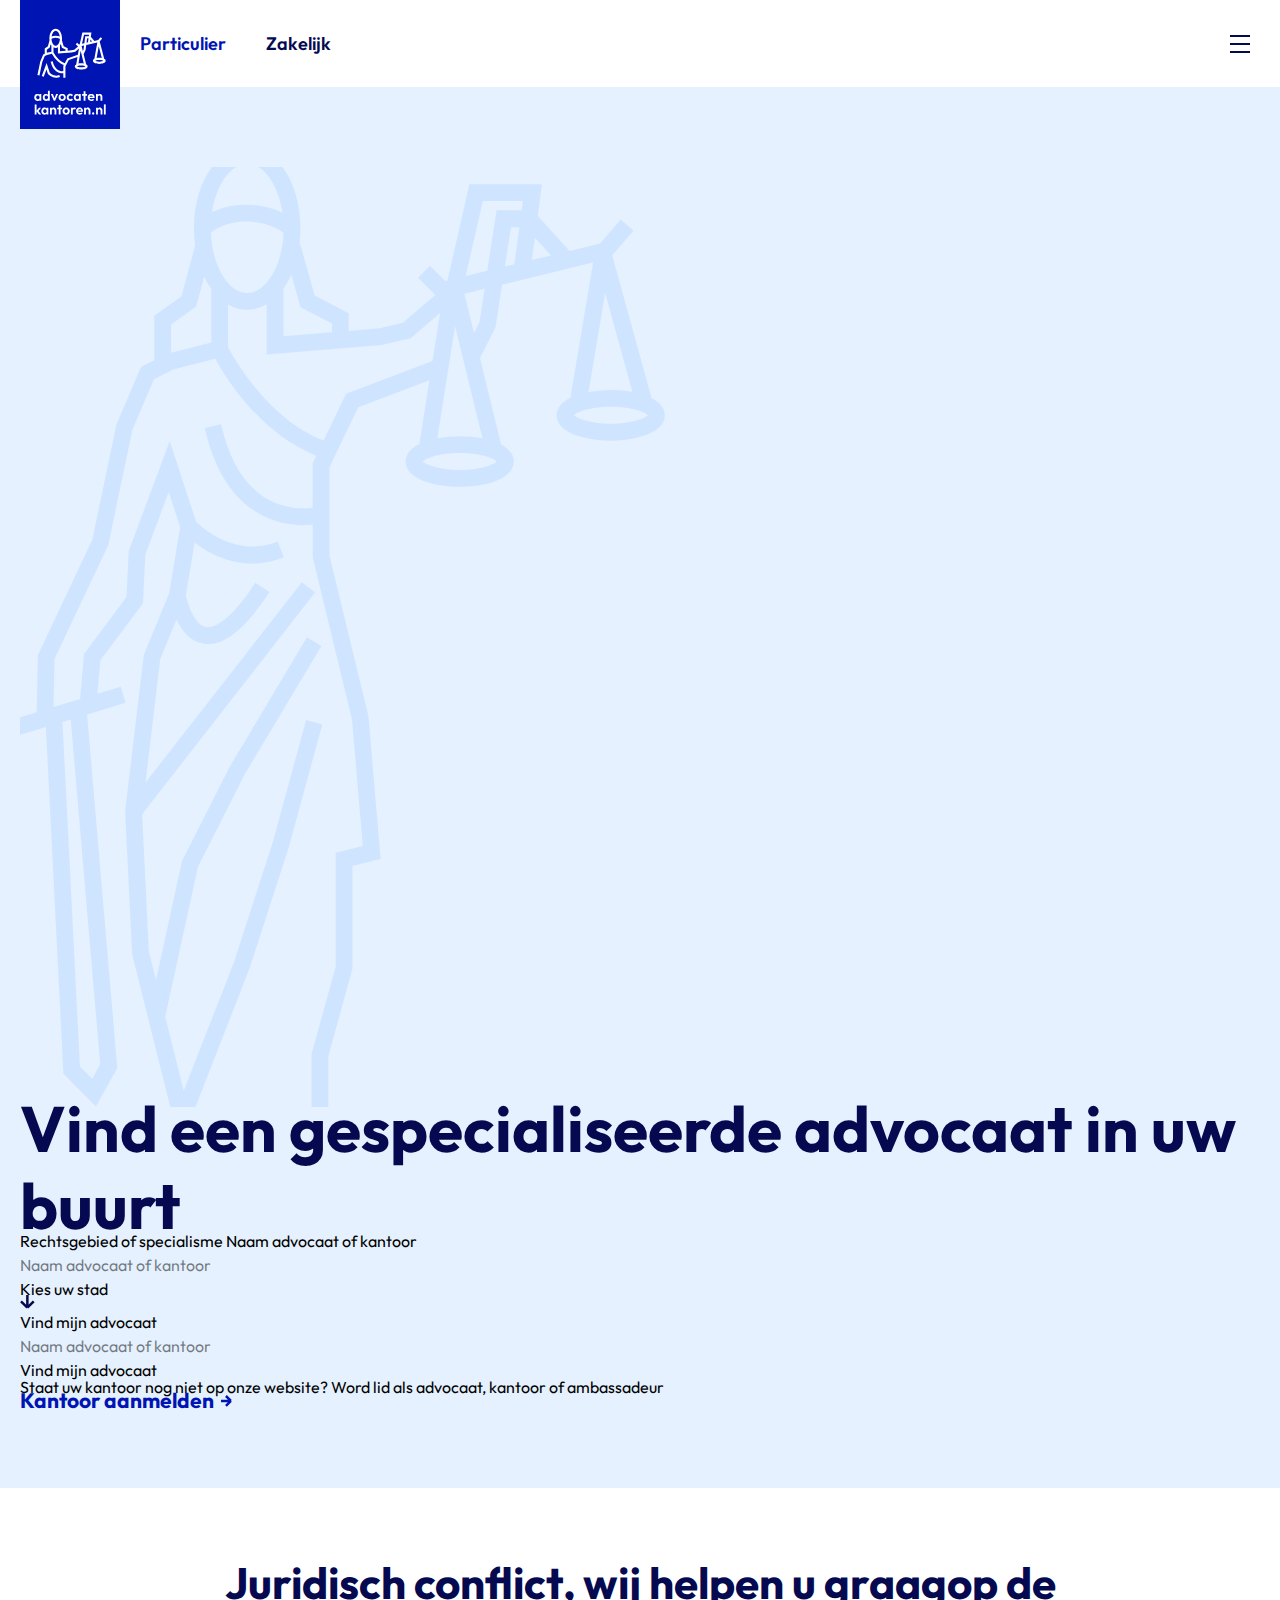
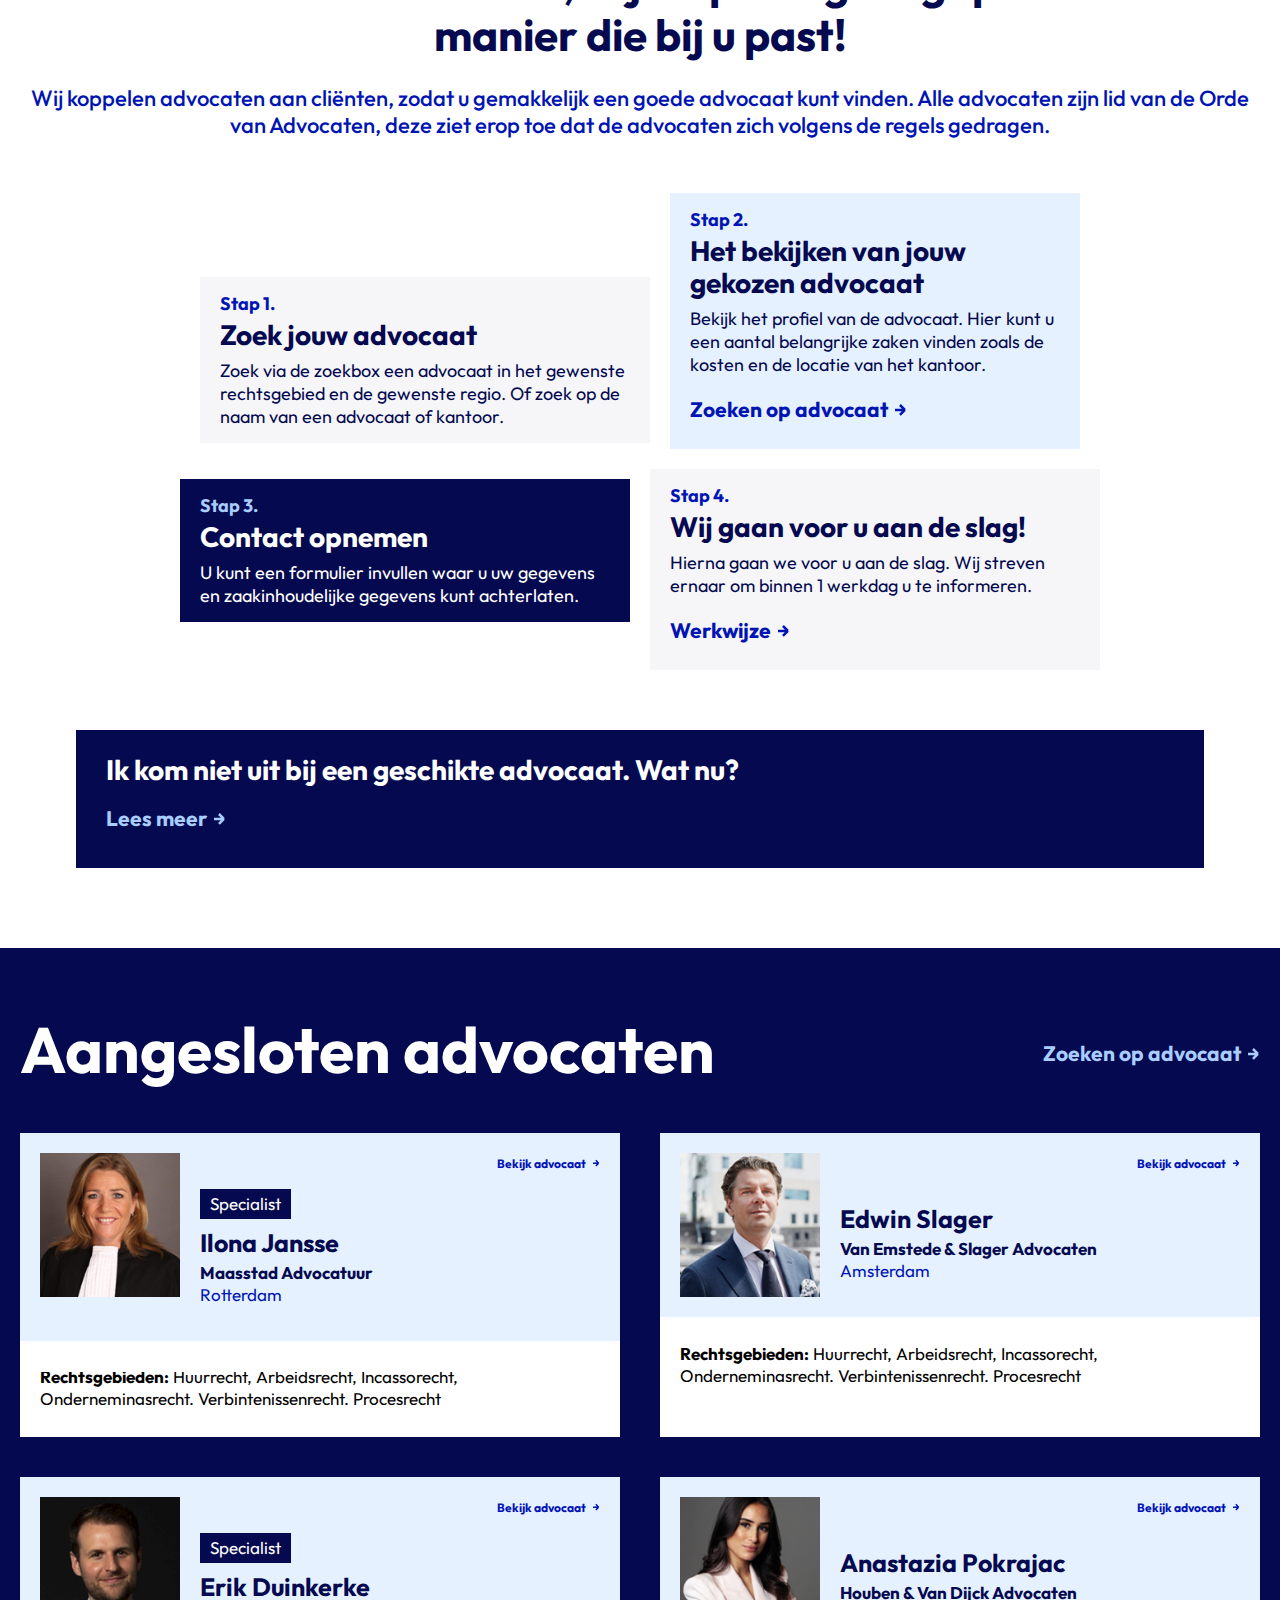
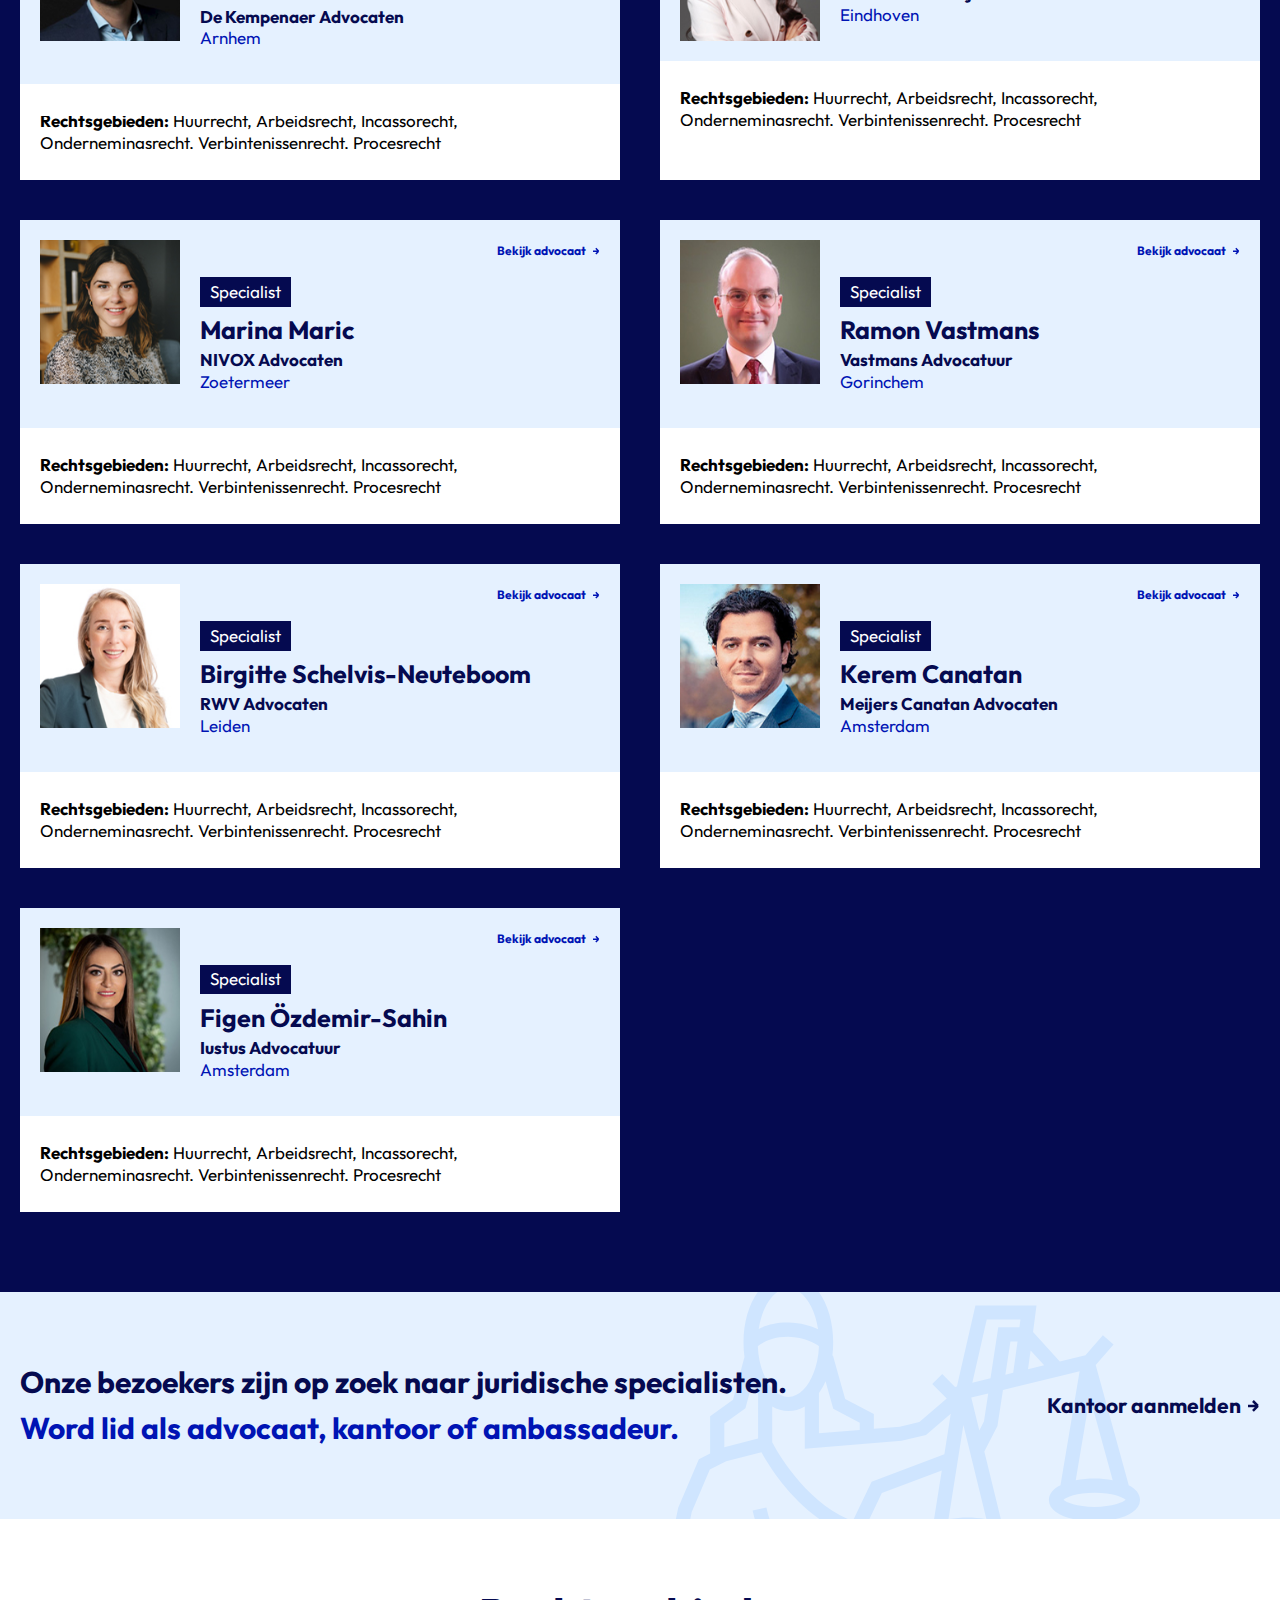
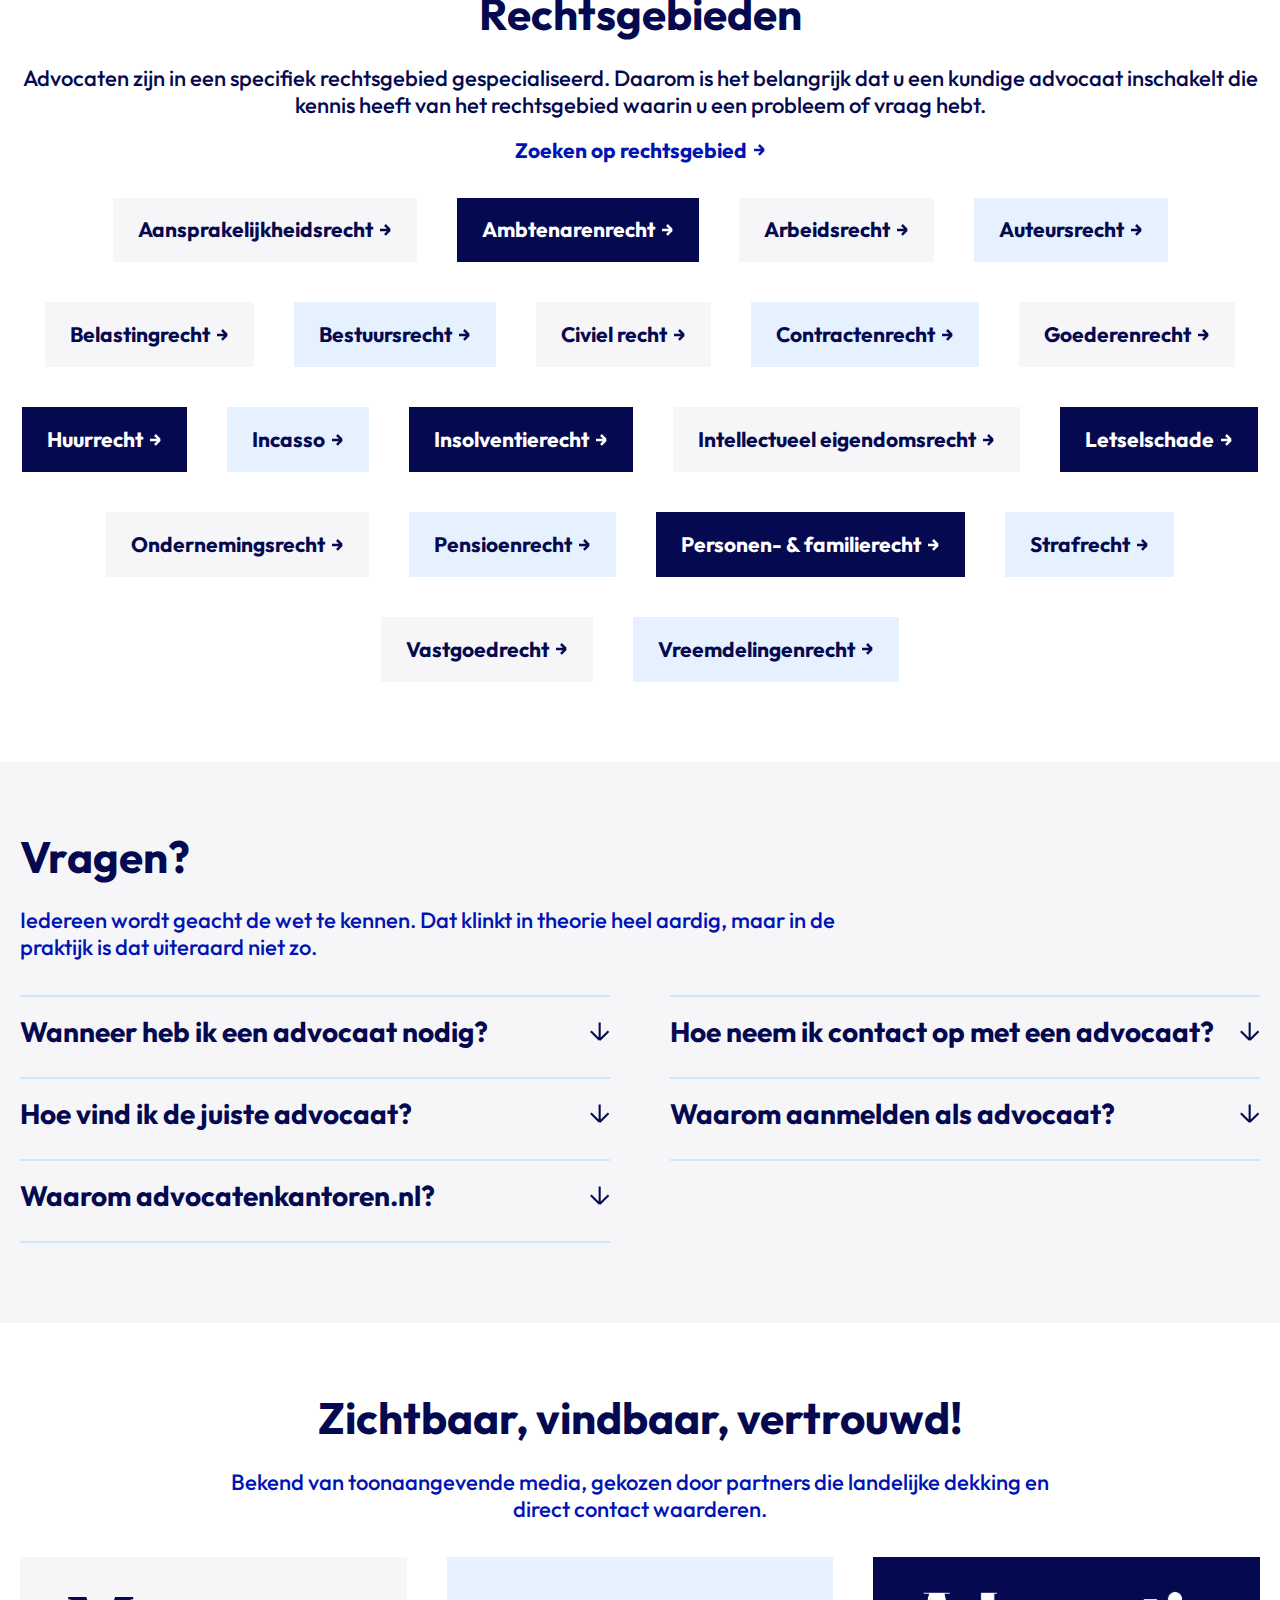
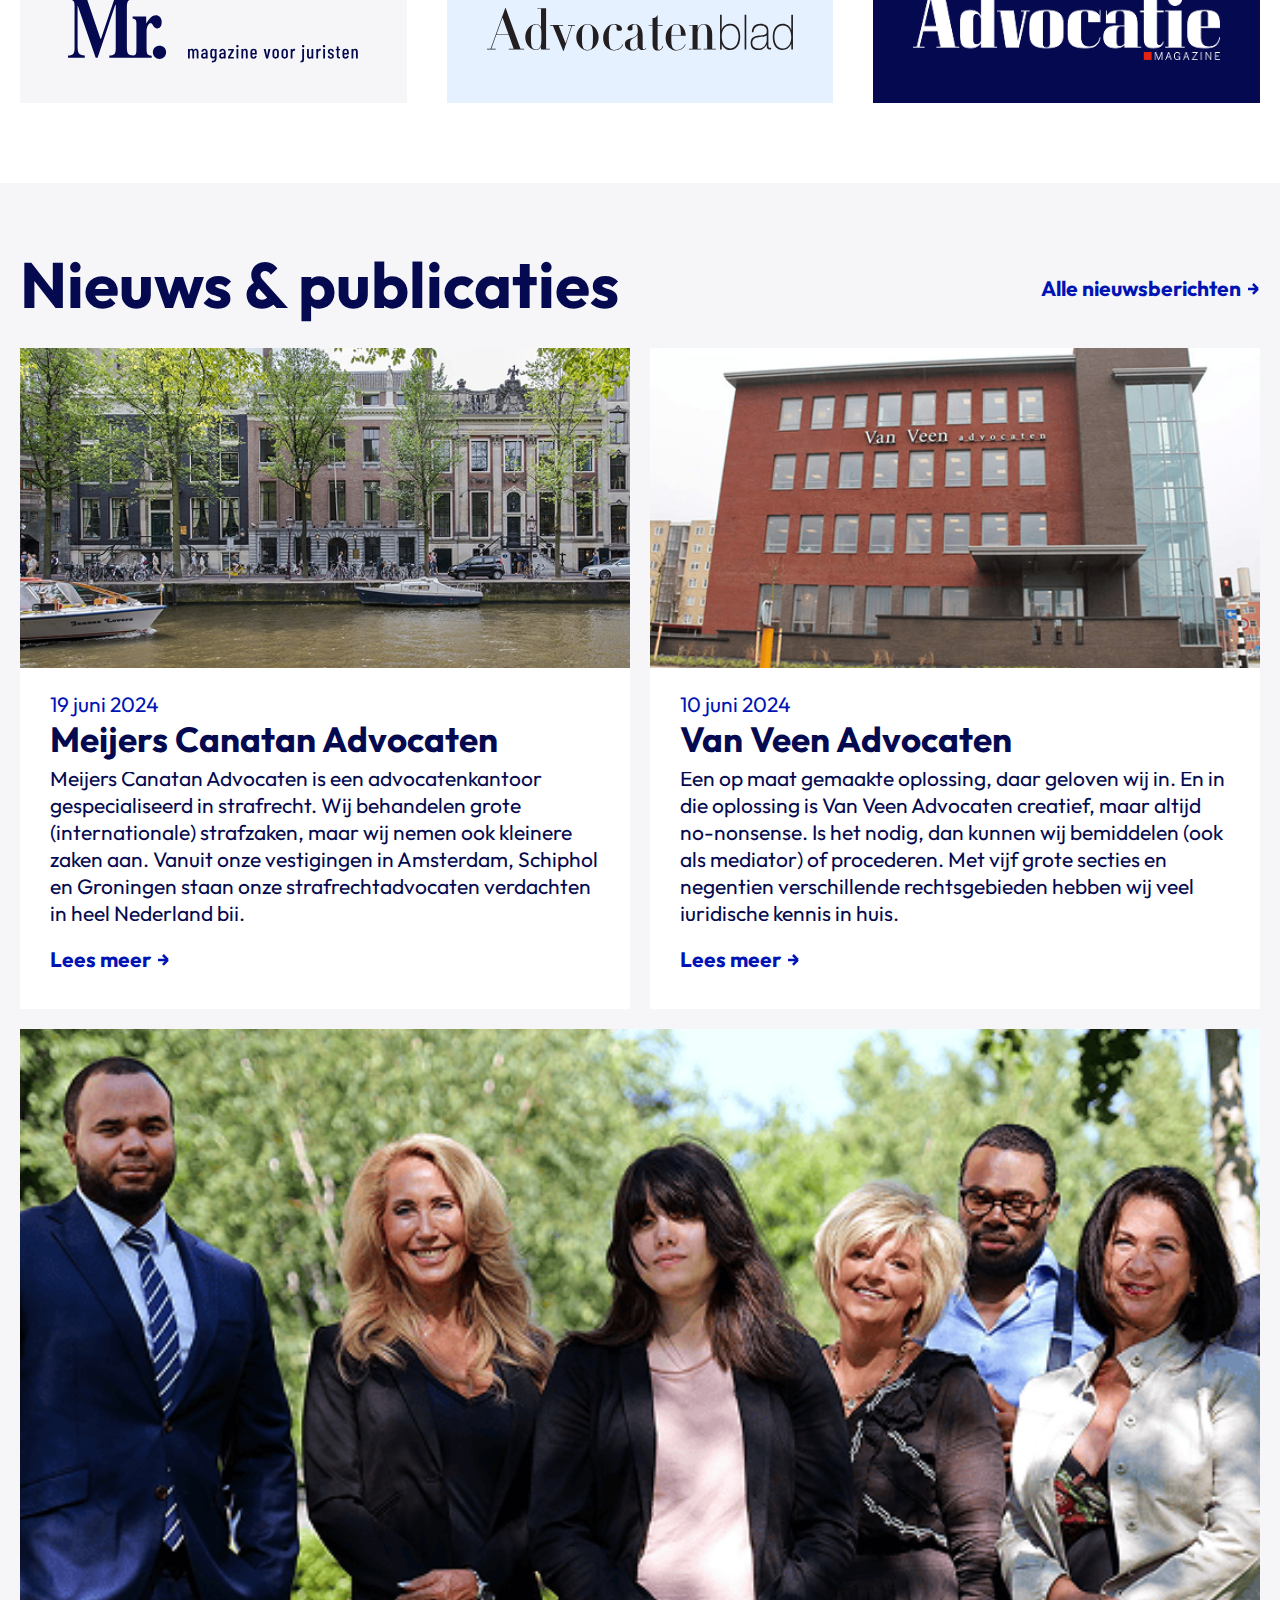
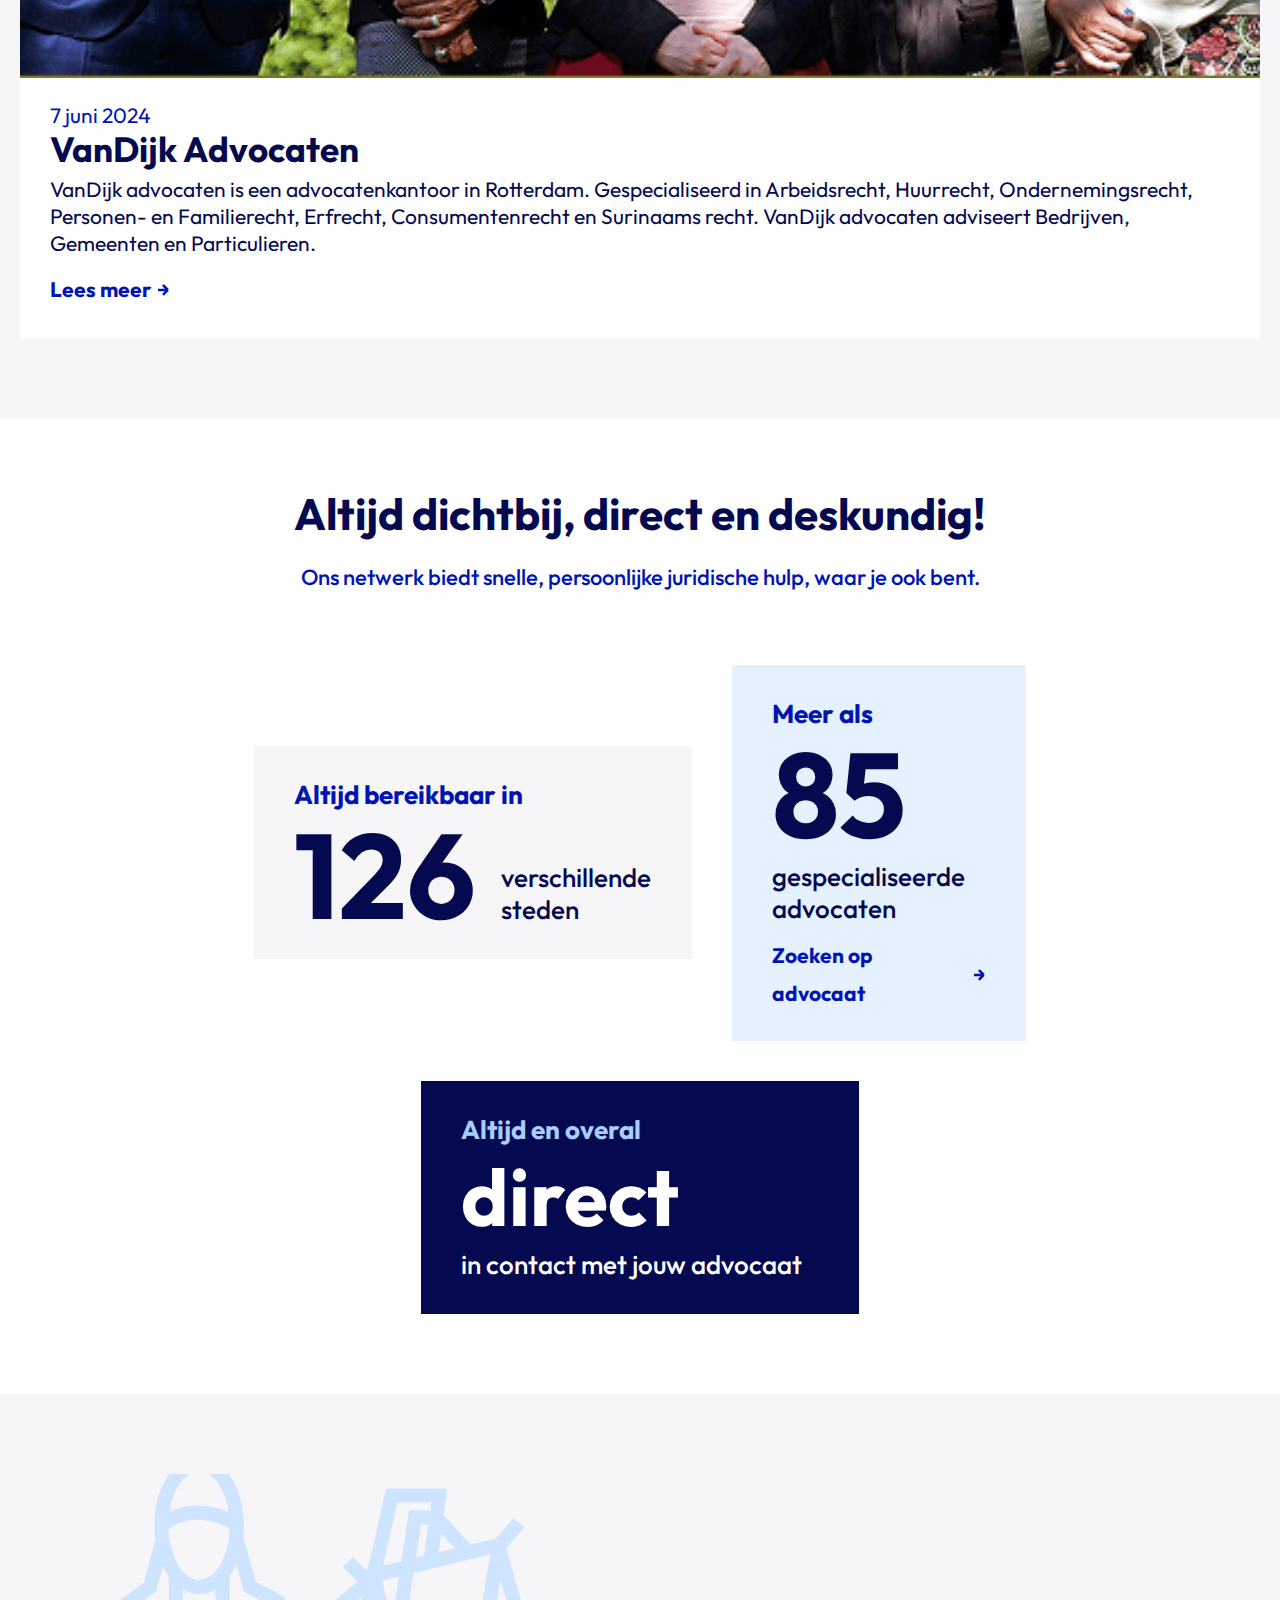
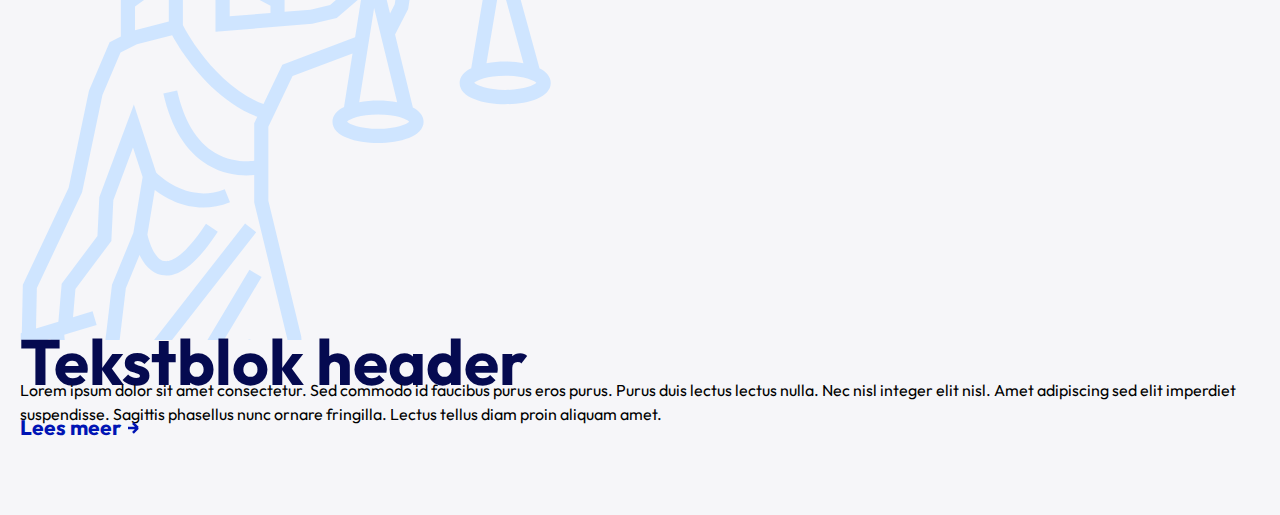
<file: index.html>
<!DOCTYPE html>
<html lang="en">
  <head>
    <meta charset="UTF-8" />
    <meta name="viewport" content="width=device-width, initial-scale=1.0" />
    <title>Example by Roman T.</title>
    <!-- Styles -->
    <link rel="stylesheet" href="./assets/css/main.css" />

    <!-- Fonts -->
    <link rel="preconnect" href="https://fonts.googleapis.com" />
    <link rel="preconnect" href="https://fonts.gstatic.com" crossorigin />
    <link
      href="https://fonts.googleapis.com/css2?family=Outfit:wght@100..900&display=swap"
      rel="stylesheet"
    />
  </head>
  <body>
    <!-- Header -->
    <header class="header">
      <div class="header__container">
        <!-- Logo -->
        <div class="container relative">
          <a href="#" class="logo">
            <img src="./assets/images/global/logo.svg" alt="logo" />
          </a>
        </div>

        <!-- [DESKTOP] Top Menu & Main Menu -->
        <div class="header__menus">
          <!-- Top Menu Container -->
          <div class="top__menu-wrapper">
            <div class="top__menu-container">
              <!-- Bussiness Type -->
              <nav role="menu" class="bussiness__type">
                <ul class="bussiness__type-list">
                  <li>
                    <button
                      class="bussiness__type-link active"
                      data-target="private"
                    >
                      <p>Particulier</p>
                    </button>
                  </li>
                  <li>
                    <button
                      class="bussiness__type-link"
                      data-target="bussiness"
                    >
                      <p>Zakelijk</p>
                    </button>
                  </li>
                </ul>
              </nav>
              <nav role="menu" class="top__menu">
                <ul class="top__menu-list">
                  <li>
                    <a href="#" class="top__menu-link">
                      <p>Home</p>
                      <svg
                        xmlns="http://www.w3.org/2000/svg"
                        width="10"
                        height="10"
                        viewBox="0 0 10 10"
                        fill="none"
                      >
                        <path
                          d="M1 9L9 1"
                          stroke="#050A50"
                          stroke-width="1.5"
                        />
                        <path
                          d="M1 1H9V9"
                          stroke="#050A50"
                          stroke-width="1.5"
                        />
                      </svg>
                    </a>
                  </li>
                  <li>
                    <a href="#" class="top__menu-link">
                      <p>Kantoor aanmelden</p>
                      <svg
                        xmlns="http://www.w3.org/2000/svg"
                        width="10"
                        height="10"
                        viewBox="0 0 10 10"
                        fill="none"
                      >
                        <path
                          d="M1 9L9 1"
                          stroke="#050A50"
                          stroke-width="1.5"
                        />
                        <path
                          d="M1 1H9V9"
                          stroke="#050A50"
                          stroke-width="1.5"
                        />
                      </svg>
                    </a>
                  </li>
                  <li>
                    <a href="#" class="top__menu-link">
                      <p>Over ons</p>
                      <svg
                        xmlns="http://www.w3.org/2000/svg"
                        width="10"
                        height="10"
                        viewBox="0 0 10 10"
                        fill="none"
                      >
                        <path
                          d="M1 9L9 1"
                          stroke="#050A50"
                          stroke-width="1.5"
                        />
                        <path
                          d="M1 1H9V9"
                          stroke="#050A50"
                          stroke-width="1.5"
                        />
                      </svg>
                    </a>
                  </li>
                  <li>
                    <a href="#" class="top__menu-link">
                      <p>Veelgestelde vragen</p>
                      <svg
                        xmlns="http://www.w3.org/2000/svg"
                        width="10"
                        height="10"
                        viewBox="0 0 10 10"
                        fill="none"
                      >
                        <path
                          d="M1 9L9 1"
                          stroke="#050A50"
                          stroke-width="1.5"
                        />
                        <path
                          d="M1 1H9V9"
                          stroke="#050A50"
                          stroke-width="1.5"
                        />
                      </svg>
                    </a>
                  </li>
                </ul>
              </nav>

              <button class="burger__btn">
                <div class="burger__icon">
                  <span></span>
                </div>
              </button>
            </div>
          </div>

          <!-- Main Menu Container -->
          <div class="main__menu-wrapper">
            <div class="main__menu-container">
              <nav role="menu" class="main__menu main__menu-private">
                <ul class="main__menu-list">
                  <li class="main__menu-list--item">
                    <a href="#" class="main__menu-link">
                      <span>Arbeidsrecht</span>

                      <nav class="submenu">
                        <ul class="submenu__list">
                          <li>
                            <a href="#" class="submenu__link">
                              <span>Arbeidsconflict</span>
                            </a>
                          </li>
                          <li>
                            <a href="#" class="submenu__link">
                              <span>Arbeidsongeschiktheid</span>
                            </a>
                          </li>
                          <li>
                            <a href="#" class="submenu__link">
                              <span>Arbeidsovereenkomst</span>
                            </a>
                          </li>
                          <li>
                            <a href="#" class="submenu__link">
                              <span>Arbeidsvoorwaarden</span>
                            </a>
                          </li>
                          <li>
                            <a href="#" class="submenu__link">
                              <span>Ontslagrecht</span>
                            </a>
                          </li>
                        </ul>
                      </nav>
                    </a>
                  </li>

                  <li class="main__menu-list--item">
                    <a href="#" class="main__menu-link">
                      <span>Bestuursrecht</span>

                      <nav class="submenu">
                        <ul class="submenu__list">
                          <li>
                            <a href="#" class="submenu__link">
                              <span>Arbeidsconflict</span>
                            </a>
                          </li>
                          <li>
                            <a href="#" class="submenu__link">
                              <span>Arbeidsongeschiktheid</span>
                            </a>
                          </li>
                          <li>
                            <a href="#" class="submenu__link">
                              <span>Arbeidsovereenkomst</span>
                            </a>
                          </li>
                          <li>
                            <a href="#" class="submenu__link">
                              <span>Arbeidsvoorwaarden</span>
                            </a>
                          </li>
                          <li>
                            <a href="#" class="submenu__link">
                              <span>Ontslagrecht</span>
                            </a>
                          </li>
                        </ul>
                      </nav>
                    </a>
                  </li>

                  <li class="main__menu-list--item">
                    <a href="#" class="main__menu-link">
                      <span>Contractenrecht</span>

                      <nav class="submenu">
                        <ul class="submenu__list">
                          <li>
                            <a href="#" class="submenu__link">
                              <span>Arbeidsconflict</span>
                            </a>
                          </li>
                          <li>
                            <a href="#" class="submenu__link">
                              <span>Arbeidsongeschiktheid</span>
                            </a>
                          </li>
                          <li>
                            <a href="#" class="submenu__link">
                              <span>Arbeidsovereenkomst</span>
                            </a>
                          </li>
                          <li>
                            <a href="#" class="submenu__link">
                              <span>Arbeidsvoorwaarden</span>
                            </a>
                          </li>
                          <li>
                            <a href="#" class="submenu__link">
                              <span>Ontslagrecht</span>
                            </a>
                          </li>
                        </ul>
                      </nav>
                    </a>
                  </li>
                  <li class="main__menu-list--item">
                    <a href="#" class="main__menu-link">
                      <span>Echtscheiding</span>

                      <nav class="submenu">
                        <ul class="submenu__list">
                          <li>
                            <a href="#" class="submenu__link">
                              <span>Arbeidsconflict</span>
                            </a>
                          </li>
                          <li>
                            <a href="#" class="submenu__link">
                              <span>Arbeidsongeschiktheid</span>
                            </a>
                          </li>
                          <li>
                            <a href="#" class="submenu__link">
                              <span>Arbeidsovereenkomst</span>
                            </a>
                          </li>
                          <li>
                            <a href="#" class="submenu__link">
                              <span>Arbeidsvoorwaarden</span>
                            </a>
                          </li>
                          <li>
                            <a href="#" class="submenu__link">
                              <span>Ontslagrecht</span>
                            </a>
                          </li>
                        </ul>
                      </nav>
                    </a>
                  </li>
                  <li class="main__menu-list--item">
                    <a href="#" class="main__menu-link">
                      <span>Erfrecht</span>

                      <nav class="submenu">
                        <ul class="submenu__list">
                          <li>
                            <a href="#" class="submenu__link">
                              <span>Arbeidsconflict</span>
                            </a>
                          </li>
                          <li>
                            <a href="#" class="submenu__link">
                              <span>Arbeidsongeschiktheid</span>
                            </a>
                          </li>
                          <li>
                            <a href="#" class="submenu__link">
                              <span>Arbeidsovereenkomst</span>
                            </a>
                          </li>
                          <li>
                            <a href="#" class="submenu__link">
                              <span>Arbeidsvoorwaarden</span>
                            </a>
                          </li>
                          <li>
                            <a href="#" class="submenu__link">
                              <span>Ontslagrecht</span>
                            </a>
                          </li>
                        </ul>
                      </nav>
                    </a>
                  </li>
                  <li class="main__menu-list--item">
                    <a href="#" class="main__menu-link">
                      <span>Huurrecht</span>

                      <nav class="submenu">
                        <ul class="submenu__list">
                          <li>
                            <a href="#" class="submenu__link">
                              <span>Arbeidsconflict</span>
                            </a>
                          </li>
                          <li>
                            <a href="#" class="submenu__link">
                              <span>Arbeidsongeschiktheid</span>
                            </a>
                          </li>
                          <li>
                            <a href="#" class="submenu__link">
                              <span>Arbeidsovereenkomst</span>
                            </a>
                          </li>
                          <li>
                            <a href="#" class="submenu__link">
                              <span>Arbeidsvoorwaarden</span>
                            </a>
                          </li>
                          <li>
                            <a href="#" class="submenu__link">
                              <span>Ontslagrecht</span>
                            </a>
                          </li>
                        </ul>
                      </nav>
                    </a>
                  </li>
                  <li class="main__menu-list--item">
                    <a href="#" class="main__menu-link">
                      <span>Letselschade</span>

                      <nav class="submenu">
                        <ul class="submenu__list">
                          <li>
                            <a href="#" class="submenu__link">
                              <span>Arbeidsconflict</span>
                            </a>
                          </li>
                          <li>
                            <a href="#" class="submenu__link">
                              <span>Arbeidsongeschiktheid</span>
                            </a>
                          </li>
                          <li>
                            <a href="#" class="submenu__link">
                              <span>Arbeidsovereenkomst</span>
                            </a>
                          </li>
                          <li>
                            <a href="#" class="submenu__link">
                              <span>Arbeidsvoorwaarden</span>
                            </a>
                          </li>
                          <li>
                            <a href="#" class="submenu__link">
                              <span>Ontslagrecht</span>
                            </a>
                          </li>
                        </ul>
                      </nav>
                    </a>
                  </li>
                  <li class="main__menu-list--item">
                    <a href="#" class="main__menu-link">
                      <span>Personen- & Familierecht</span>

                      <nav class="submenu">
                        <ul class="submenu__list">
                          <li>
                            <a href="#" class="submenu__link">
                              <span>Arbeidsconflict</span>
                            </a>
                          </li>
                          <li>
                            <a href="#" class="submenu__link">
                              <span>Arbeidsongeschiktheid</span>
                            </a>
                          </li>
                          <li>
                            <a href="#" class="submenu__link">
                              <span>Arbeidsovereenkomst</span>
                            </a>
                          </li>
                          <li>
                            <a href="#" class="submenu__link">
                              <span>Arbeidsvoorwaarden</span>
                            </a>
                          </li>
                          <li>
                            <a href="#" class="submenu__link">
                              <span>Ontslagrecht</span>
                            </a>
                          </li>
                        </ul>
                      </nav>
                    </a>
                  </li>
                  <li class="main__menu-list--item">
                    <a href="#" class="main__menu-link">
                      <span>Strafrecht</span>

                      <nav class="submenu">
                        <ul class="submenu__list">
                          <li>
                            <a href="#" class="submenu__link">
                              <span>Arbeidsconflict</span>
                            </a>
                          </li>
                          <li>
                            <a href="#" class="submenu__link">
                              <span>Arbeidsongeschiktheid</span>
                            </a>
                          </li>
                          <li>
                            <a href="#" class="submenu__link">
                              <span>Arbeidsovereenkomst</span>
                            </a>
                          </li>
                          <li>
                            <a href="#" class="submenu__link">
                              <span>Arbeidsvoorwaarden</span>
                            </a>
                          </li>
                          <li>
                            <a href="#" class="submenu__link">
                              <span>Ontslagrecht</span>
                            </a>
                          </li>
                        </ul>
                      </nav>
                    </a>
                  </li>
                </ul>
              </nav>

              <nav role="menu" class="main__menu main__menu-bussiness hidden">
                <ul class="main__menu-list">
                  <li class="main__menu-list--item">
                    <a href="#" class="main__menu-link">
                      <span>Arbeidsrecht</span>

                      <nav class="submenu">
                        <ul class="submenu__list">
                          <li>
                            <a href="#" class="submenu__link">
                              <span>Arbeidsconflict</span>
                            </a>
                          </li>
                          <li>
                            <a href="#" class="submenu__link">
                              <span>Arbeidsongeschiktheid</span>
                            </a>
                          </li>
                          <li>
                            <a href="#" class="submenu__link">
                              <span>Arbeidsovereenkomst</span>
                            </a>
                          </li>
                          <li>
                            <a href="#" class="submenu__link">
                              <span>Arbeidsvoorwaarden</span>
                            </a>
                          </li>
                          <li>
                            <a href="#" class="submenu__link">
                              <span>Ontslagrecht</span>
                            </a>
                          </li>
                        </ul>
                      </nav>
                    </a>
                  </li>

                  <li class="main__menu-list--item">
                    <a href="#" class="main__menu-link">
                      <span>Belastingrecht</span>

                      <nav class="submenu">
                        <ul class="submenu__list">
                          <li>
                            <a href="#" class="submenu__link">
                              <span>Arbeidsconflict</span>
                            </a>
                          </li>
                          <li>
                            <a href="#" class="submenu__link">
                              <span>Arbeidsongeschiktheid</span>
                            </a>
                          </li>
                          <li>
                            <a href="#" class="submenu__link">
                              <span>Arbeidsovereenkomst</span>
                            </a>
                          </li>
                          <li>
                            <a href="#" class="submenu__link">
                              <span>Arbeidsvoorwaarden</span>
                            </a>
                          </li>
                          <li>
                            <a href="#" class="submenu__link">
                              <span>Ontslagrecht</span>
                            </a>
                          </li>
                        </ul>
                      </nav>
                    </a>
                  </li>

                  <li class="main__menu-list--item">
                    <a href="#" class="main__menu-link">
                      <span>Faillissementsrecht</span>

                      <nav class="submenu">
                        <ul class="submenu__list">
                          <li>
                            <a href="#" class="submenu__link">
                              <span>Arbeidsconflict</span>
                            </a>
                          </li>
                          <li>
                            <a href="#" class="submenu__link">
                              <span>Arbeidsongeschiktheid</span>
                            </a>
                          </li>
                          <li>
                            <a href="#" class="submenu__link">
                              <span>Arbeidsovereenkomst</span>
                            </a>
                          </li>
                          <li>
                            <a href="#" class="submenu__link">
                              <span>Arbeidsvoorwaarden</span>
                            </a>
                          </li>
                          <li>
                            <a href="#" class="submenu__link">
                              <span>Ontslagrecht</span>
                            </a>
                          </li>
                        </ul>
                      </nav>
                    </a>
                  </li>
                  <li class="main__menu-list--item">
                    <a href="#" class="main__menu-link">
                      <span>ICT recht</span>

                      <nav class="submenu">
                        <ul class="submenu__list">
                          <li>
                            <a href="#" class="submenu__link">
                              <span>Arbeidsconflict</span>
                            </a>
                          </li>
                          <li>
                            <a href="#" class="submenu__link">
                              <span>Arbeidsongeschiktheid</span>
                            </a>
                          </li>
                          <li>
                            <a href="#" class="submenu__link">
                              <span>Arbeidsovereenkomst</span>
                            </a>
                          </li>
                          <li>
                            <a href="#" class="submenu__link">
                              <span>Arbeidsvoorwaarden</span>
                            </a>
                          </li>
                          <li>
                            <a href="#" class="submenu__link">
                              <span>Ontslagrecht</span>
                            </a>
                          </li>
                        </ul>
                      </nav>
                    </a>
                  </li>
                  <li class="main__menu-list--item">
                    <a href="#" class="main__menu-link">
                      <span>Intellectueel Eigendomsrecht</span>

                      <nav class="submenu">
                        <ul class="submenu__list">
                          <li>
                            <a href="#" class="submenu__link">
                              <span>Arbeidsconflict</span>
                            </a>
                          </li>
                          <li>
                            <a href="#" class="submenu__link">
                              <span>Arbeidsongeschiktheid</span>
                            </a>
                          </li>
                          <li>
                            <a href="#" class="submenu__link">
                              <span>Arbeidsovereenkomst</span>
                            </a>
                          </li>
                          <li>
                            <a href="#" class="submenu__link">
                              <span>Arbeidsvoorwaarden</span>
                            </a>
                          </li>
                          <li>
                            <a href="#" class="submenu__link">
                              <span>Ontslagrecht</span>
                            </a>
                          </li>
                        </ul>
                      </nav>
                    </a>
                  </li>
                  <li class="main__menu-list--item">
                    <a href="#" class="main__menu-link">
                      <span>Ondernemingsrecht</span>

                      <nav class="submenu">
                        <ul class="submenu__list">
                          <li>
                            <a href="#" class="submenu__link">
                              <span>Arbeidsconflict</span>
                            </a>
                          </li>
                          <li>
                            <a href="#" class="submenu__link">
                              <span>Arbeidsongeschiktheid</span>
                            </a>
                          </li>
                          <li>
                            <a href="#" class="submenu__link">
                              <span>Arbeidsovereenkomst</span>
                            </a>
                          </li>
                          <li>
                            <a href="#" class="submenu__link">
                              <span>Arbeidsvoorwaarden</span>
                            </a>
                          </li>
                          <li>
                            <a href="#" class="submenu__link">
                              <span>Ontslagrecht</span>
                            </a>
                          </li>
                        </ul>
                      </nav>
                    </a>
                  </li>
                  <li class="main__menu-list--item">
                    <a href="#" class="main__menu-link">
                      <span>Vastgoedrecht</span>

                      <nav class="submenu">
                        <ul class="submenu__list">
                          <li>
                            <a href="#" class="submenu__link">
                              <span>Arbeidsconflict</span>
                            </a>
                          </li>
                          <li>
                            <a href="#" class="submenu__link">
                              <span>Arbeidsongeschiktheid</span>
                            </a>
                          </li>
                          <li>
                            <a href="#" class="submenu__link">
                              <span>Arbeidsovereenkomst</span>
                            </a>
                          </li>
                          <li>
                            <a href="#" class="submenu__link">
                              <span>Arbeidsvoorwaarden</span>
                            </a>
                          </li>
                          <li>
                            <a href="#" class="submenu__link">
                              <span>Ontslagrecht</span>
                            </a>
                          </li>
                        </ul>
                      </nav>
                    </a>
                  </li>
                  <li class="main__menu-list--item">
                    <a href="#" class="main__menu-link">
                      <span>Verbintenissenrecht,</span>

                      <nav class="submenu">
                        <ul class="submenu__list">
                          <li>
                            <a href="#" class="submenu__link">
                              <span>Arbeidsconflict</span>
                            </a>
                          </li>
                          <li>
                            <a href="#" class="submenu__link">
                              <span>Arbeidsongeschiktheid</span>
                            </a>
                          </li>
                          <li>
                            <a href="#" class="submenu__link">
                              <span>Arbeidsovereenkomst</span>
                            </a>
                          </li>
                          <li>
                            <a href="#" class="submenu__link">
                              <span>Arbeidsvoorwaarden</span>
                            </a>
                          </li>
                          <li>
                            <a href="#" class="submenu__link">
                              <span>Ontslagrecht</span>
                            </a>
                          </li>
                        </ul>
                      </nav>
                    </a>
                  </li>
                </ul>
              </nav>
            </div>
          </div>
        </div>

        <!-- [MOBILE] Mobile Menu -->
        <div class="mobile__menu">
          <div class="mobile__menu-wrapper">
            <!-- Menu Accordion -->
            <div
              class="accordion mobile__menu-accordion mobile__menu-accordion-private"
            >
              <!-- Menu Item -->
              <div class="accordion__item">
                <!-- Accrodion Trigger -->
                <button class="accordion__trigger">
                  <p class="accordion__trigger-text">Arbeidsrecht</p>
                  <!-- Icon -->
                  <div class="accordion__trigger-icon">
                    <span class="accordion__trigger-icon--line1"></span>
                    <span class="accordion__trigger-icon--line2"></span>
                  </div>
                </button>

                <!-- Accrodion Content -->
                <div class="accordion__content">
                  <div class="overflow-hidden">
                    <nav role="menu">
                      <ul class="mobile__menu-list">
                        <li>
                          <a href="#" class="mobile__menu-link">
                            <p>Arbeidsconflict</p>
                          </a>
                        </li>
                        <li>
                          <a href="#" class="mobile__menu-link">
                            <p>Arbeidsongeschiktheid</p>
                          </a>
                        </li>
                        <li>
                          <a href="#" class="mobile__menu-link">
                            <p>Arbeidsovereenkomst</p>
                          </a>
                        </li>
                        <li>
                          <a href="#" class="mobile__menu-link">
                            <p>Arbeidsvoorwaarden</p>
                          </a>
                        </li>
                        <li>
                          <a href="#" class="mobile__menu-link">
                            <p>Ontslagrecht</p>
                          </a>
                        </li>
                      </ul>
                    </nav>
                  </div>
                </div>
              </div>
              <!-- Menu Item -->
              <div class="accordion__item">
                <!-- Accrodion Trigger -->
                <button class="accordion__trigger">
                  <p class="accordion__trigger-text">Bestuursrecht</p>
                  <!-- Icon -->
                  <div class="accordion__trigger-icon">
                    <span class="accordion__trigger-icon--line1"></span>
                    <span class="accordion__trigger-icon--line2"></span>
                  </div>
                </button>

                <!-- Accrodion Content -->
                <div class="accordion__content">
                  <div class="overflow-hidden">
                    <nav role="menu">
                      <ul class="mobile__menu-list">
                        <li>
                          <a href="#" class="mobile__menu-link">
                            <p>Arbeidsconflict</p>
                          </a>
                        </li>
                        <li>
                          <a href="#" class="mobile__menu-link">
                            <p>Arbeidsongeschiktheid</p>
                          </a>
                        </li>
                        <li>
                          <a href="#" class="mobile__menu-link">
                            <p>Arbeidsovereenkomst</p>
                          </a>
                        </li>
                        <li>
                          <a href="#" class="mobile__menu-link">
                            <p>Arbeidsvoorwaarden</p>
                          </a>
                        </li>
                        <li>
                          <a href="#" class="mobile__menu-link">
                            <p>Ontslagrecht</p>
                          </a>
                        </li>
                      </ul>
                    </nav>
                  </div>
                </div>
              </div>
              <!-- Menu Item -->
              <div class="accordion__item">
                <!-- Accrodion Trigger -->
                <button class="accordion__trigger">
                  <p class="accordion__trigger-text">Contractenrecht</p>
                  <!-- Icon -->
                  <div class="accordion__trigger-icon">
                    <span class="accordion__trigger-icon--line1"></span>
                    <span class="accordion__trigger-icon--line2"></span>
                  </div>
                </button>

                <!-- Accrodion Content -->
                <div class="accordion__content">
                  <div class="overflow-hidden">
                    <nav role="menu">
                      <ul class="mobile__menu-list">
                        <li>
                          <a href="#" class="mobile__menu-link">
                            <p>Arbeidsconflict</p>
                          </a>
                        </li>
                        <li>
                          <a href="#" class="mobile__menu-link">
                            <p>Arbeidsongeschiktheid</p>
                          </a>
                        </li>
                        <li>
                          <a href="#" class="mobile__menu-link">
                            <p>Arbeidsovereenkomst</p>
                          </a>
                        </li>
                        <li>
                          <a href="#" class="mobile__menu-link">
                            <p>Arbeidsvoorwaarden</p>
                          </a>
                        </li>
                        <li>
                          <a href="#" class="mobile__menu-link">
                            <p>Ontslagrecht</p>
                          </a>
                        </li>
                      </ul>
                    </nav>
                  </div>
                </div>
              </div>
              <!-- Menu Item -->
              <div class="accordion__item">
                <!-- Accrodion Trigger -->
                <button class="accordion__trigger">
                  <p class="accordion__trigger-text">Echtscheiding</p>
                  <!-- Icon -->
                  <div class="accordion__trigger-icon">
                    <span class="accordion__trigger-icon--line1"></span>
                    <span class="accordion__trigger-icon--line2"></span>
                  </div>
                </button>

                <!-- Accrodion Content -->
                <div class="accordion__content">
                  <div class="overflow-hidden">
                    <nav role="menu">
                      <ul class="mobile__menu-list">
                        <li>
                          <a href="#" class="mobile__menu-link">
                            <p>Arbeidsconflict</p>
                          </a>
                        </li>
                        <li>
                          <a href="#" class="mobile__menu-link">
                            <p>Arbeidsongeschiktheid</p>
                          </a>
                        </li>
                        <li>
                          <a href="#" class="mobile__menu-link">
                            <p>Arbeidsovereenkomst</p>
                          </a>
                        </li>
                        <li>
                          <a href="#" class="mobile__menu-link">
                            <p>Arbeidsvoorwaarden</p>
                          </a>
                        </li>
                        <li>
                          <a href="#" class="mobile__menu-link">
                            <p>Ontslagrecht</p>
                          </a>
                        </li>
                      </ul>
                    </nav>
                  </div>
                </div>
              </div>
              <!-- Menu Item -->
              <div class="accordion__item">
                <!-- Accrodion Trigger -->
                <button class="accordion__trigger">
                  <p class="accordion__trigger-text">Erfrecht</p>
                  <!-- Icon -->
                  <div class="accordion__trigger-icon">
                    <span class="accordion__trigger-icon--line1"></span>
                    <span class="accordion__trigger-icon--line2"></span>
                  </div>
                </button>

                <!-- Accrodion Content -->
                <div class="accordion__content">
                  <div class="overflow-hidden">
                    <nav role="menu">
                      <ul class="mobile__menu-list">
                        <li>
                          <a href="#" class="mobile__menu-link">
                            <p>Arbeidsconflict</p>
                          </a>
                        </li>
                        <li>
                          <a href="#" class="mobile__menu-link">
                            <p>Arbeidsongeschiktheid</p>
                          </a>
                        </li>
                        <li>
                          <a href="#" class="mobile__menu-link">
                            <p>Arbeidsovereenkomst</p>
                          </a>
                        </li>
                        <li>
                          <a href="#" class="mobile__menu-link">
                            <p>Arbeidsvoorwaarden</p>
                          </a>
                        </li>
                        <li>
                          <a href="#" class="mobile__menu-link">
                            <p>Ontslagrecht</p>
                          </a>
                        </li>
                      </ul>
                    </nav>
                  </div>
                </div>
              </div>
              <!-- Menu Item -->
              <div class="accordion__item">
                <!-- Accrodion Trigger -->
                <button class="accordion__trigger">
                  <p class="accordion__trigger-text">Huurrecht</p>
                  <!-- Icon -->
                  <div class="accordion__trigger-icon">
                    <span class="accordion__trigger-icon--line1"></span>
                    <span class="accordion__trigger-icon--line2"></span>
                  </div>
                </button>

                <!-- Accrodion Content -->
                <div class="accordion__content">
                  <div class="overflow-hidden">
                    <nav role="menu">
                      <ul class="mobile__menu-list">
                        <li>
                          <a href="#" class="mobile__menu-link">
                            <p>Arbeidsconflict</p>
                          </a>
                        </li>
                        <li>
                          <a href="#" class="mobile__menu-link">
                            <p>Arbeidsongeschiktheid</p>
                          </a>
                        </li>
                        <li>
                          <a href="#" class="mobile__menu-link">
                            <p>Arbeidsovereenkomst</p>
                          </a>
                        </li>
                        <li>
                          <a href="#" class="mobile__menu-link">
                            <p>Arbeidsvoorwaarden</p>
                          </a>
                        </li>
                        <li>
                          <a href="#" class="mobile__menu-link">
                            <p>Ontslagrecht</p>
                          </a>
                        </li>
                      </ul>
                    </nav>
                  </div>
                </div>
              </div>
              <!-- Menu Item -->
              <div class="accordion__item">
                <!-- Accrodion Trigger -->
                <button class="accordion__trigger">
                  <p class="accordion__trigger-text">Letselschade</p>
                  <!-- Icon -->
                  <div class="accordion__trigger-icon">
                    <span class="accordion__trigger-icon--line1"></span>
                    <span class="accordion__trigger-icon--line2"></span>
                  </div>
                </button>

                <!-- Accrodion Content -->
                <div class="accordion__content">
                  <div class="overflow-hidden">
                    <nav role="menu">
                      <ul class="mobile__menu-list">
                        <li>
                          <a href="#" class="mobile__menu-link">
                            <p>Arbeidsconflict</p>
                          </a>
                        </li>
                        <li>
                          <a href="#" class="mobile__menu-link">
                            <p>Arbeidsongeschiktheid</p>
                          </a>
                        </li>
                        <li>
                          <a href="#" class="mobile__menu-link">
                            <p>Arbeidsovereenkomst</p>
                          </a>
                        </li>
                        <li>
                          <a href="#" class="mobile__menu-link">
                            <p>Arbeidsvoorwaarden</p>
                          </a>
                        </li>
                        <li>
                          <a href="#" class="mobile__menu-link">
                            <p>Ontslagrecht</p>
                          </a>
                        </li>
                      </ul>
                    </nav>
                  </div>
                </div>
              </div>
              <!-- Menu Item -->
              <div class="accordion__item">
                <!-- Accrodion Trigger -->
                <button class="accordion__trigger">
                  <p class="accordion__trigger-text">
                    Personen- & Familierecht
                  </p>
                  <!-- Icon -->
                  <div class="accordion__trigger-icon">
                    <span class="accordion__trigger-icon--line1"></span>
                    <span class="accordion__trigger-icon--line2"></span>
                  </div>
                </button>

                <!-- Accrodion Content -->
                <div class="accordion__content">
                  <div class="overflow-hidden">
                    <nav role="menu">
                      <ul class="mobile__menu-list">
                        <li>
                          <a href="#" class="mobile__menu-link">
                            <p>Arbeidsconflict</p>
                          </a>
                        </li>
                        <li>
                          <a href="#" class="mobile__menu-link">
                            <p>Arbeidsongeschiktheid</p>
                          </a>
                        </li>
                        <li>
                          <a href="#" class="mobile__menu-link">
                            <p>Arbeidsovereenkomst</p>
                          </a>
                        </li>
                        <li>
                          <a href="#" class="mobile__menu-link">
                            <p>Arbeidsvoorwaarden</p>
                          </a>
                        </li>
                        <li>
                          <a href="#" class="mobile__menu-link">
                            <p>Ontslagrecht</p>
                          </a>
                        </li>
                      </ul>
                    </nav>
                  </div>
                </div>
              </div>
              <!-- Menu Item -->
              <div class="accordion__item">
                <!-- Accrodion Trigger -->
                <button class="accordion__trigger">
                  <p class="accordion__trigger-text">Strafrecht</p>
                  <!-- Icon -->
                  <div class="accordion__trigger-icon">
                    <span class="accordion__trigger-icon--line1"></span>
                    <span class="accordion__trigger-icon--line2"></span>
                  </div>
                </button>

                <!-- Accrodion Content -->
                <div class="accordion__content">
                  <div class="overflow-hidden">
                    <nav role="menu">
                      <ul class="mobile__menu-list">
                        <li>
                          <a href="#" class="mobile__menu-link">
                            <p>Arbeidsconflict</p>
                          </a>
                        </li>
                        <li>
                          <a href="#" class="mobile__menu-link">
                            <p>Arbeidsongeschiktheid</p>
                          </a>
                        </li>
                        <li>
                          <a href="#" class="mobile__menu-link">
                            <p>Arbeidsovereenkomst</p>
                          </a>
                        </li>
                        <li>
                          <a href="#" class="mobile__menu-link">
                            <p>Arbeidsvoorwaarden</p>
                          </a>
                        </li>
                        <li>
                          <a href="#" class="mobile__menu-link">
                            <p>Ontslagrecht</p>
                          </a>
                        </li>
                      </ul>
                    </nav>
                  </div>
                </div>
              </div>
            </div>

            <!-- Menu Accordion -->
            <div
              class="accordion mobile__menu-accordion mobile__menu-accordion-bussiness hidden"
            >
              <!-- Menu Item -->
              <div class="accordion__item">
                <!-- Accrodion Trigger -->
                <button class="accordion__trigger">
                  <p class="accordion__trigger-text">Arbeidsrecht</p>
                  <!-- Icon -->
                  <div class="accordion__trigger-icon">
                    <span class="accordion__trigger-icon--line1"></span>
                    <span class="accordion__trigger-icon--line2"></span>
                  </div>
                </button>

                <!-- Accrodion Content -->
                <div class="accordion__content">
                  <div class="overflow-hidden">
                    <nav role="menu">
                      <ul class="mobile__menu-list">
                        <li>
                          <a href="#" class="mobile__menu-link">
                            <p>Arbeidsconflict</p>
                          </a>
                        </li>
                        <li>
                          <a href="#" class="mobile__menu-link">
                            <p>Arbeidsongeschiktheid</p>
                          </a>
                        </li>
                        <li>
                          <a href="#" class="mobile__menu-link">
                            <p>Arbeidsovereenkomst</p>
                          </a>
                        </li>
                        <li>
                          <a href="#" class="mobile__menu-link">
                            <p>Arbeidsvoorwaarden</p>
                          </a>
                        </li>
                        <li>
                          <a href="#" class="mobile__menu-link">
                            <p>Ontslagrecht</p>
                          </a>
                        </li>
                      </ul>
                    </nav>
                  </div>
                </div>
              </div>
              <!-- Menu Item -->
              <div class="accordion__item">
                <!-- Accrodion Trigger -->
                <button class="accordion__trigger">
                  <p class="accordion__trigger-text">Belastingrecht</p>
                  <!-- Icon -->
                  <div class="accordion__trigger-icon">
                    <span class="accordion__trigger-icon--line1"></span>
                    <span class="accordion__trigger-icon--line2"></span>
                  </div>
                </button>

                <!-- Accrodion Content -->
                <div class="accordion__content">
                  <div class="overflow-hidden">
                    <nav role="menu">
                      <ul class="mobile__menu-list">
                        <li>
                          <a href="#" class="mobile__menu-link">
                            <p>Arbeidsconflict</p>
                          </a>
                        </li>
                        <li>
                          <a href="#" class="mobile__menu-link">
                            <p>Arbeidsongeschiktheid</p>
                          </a>
                        </li>
                        <li>
                          <a href="#" class="mobile__menu-link">
                            <p>Arbeidsovereenkomst</p>
                          </a>
                        </li>
                        <li>
                          <a href="#" class="mobile__menu-link">
                            <p>Arbeidsvoorwaarden</p>
                          </a>
                        </li>
                        <li>
                          <a href="#" class="mobile__menu-link">
                            <p>Ontslagrecht</p>
                          </a>
                        </li>
                      </ul>
                    </nav>
                  </div>
                </div>
              </div>
              <!-- Menu Item -->
              <div class="accordion__item">
                <!-- Accrodion Trigger -->
                <button class="accordion__trigger">
                  <p class="accordion__trigger-text">Faillissementsrecht</p>
                  <!-- Icon -->
                  <div class="accordion__trigger-icon">
                    <span class="accordion__trigger-icon--line1"></span>
                    <span class="accordion__trigger-icon--line2"></span>
                  </div>
                </button>

                <!-- Accrodion Content -->
                <div class="accordion__content">
                  <div class="overflow-hidden">
                    <nav role="menu">
                      <ul class="mobile__menu-list">
                        <li>
                          <a href="#" class="mobile__menu-link">
                            <p>Arbeidsconflict</p>
                          </a>
                        </li>
                        <li>
                          <a href="#" class="mobile__menu-link">
                            <p>Arbeidsongeschiktheid</p>
                          </a>
                        </li>
                        <li>
                          <a href="#" class="mobile__menu-link">
                            <p>Arbeidsovereenkomst</p>
                          </a>
                        </li>
                        <li>
                          <a href="#" class="mobile__menu-link">
                            <p>Arbeidsvoorwaarden</p>
                          </a>
                        </li>
                        <li>
                          <a href="#" class="mobile__menu-link">
                            <p>Ontslagrecht</p>
                          </a>
                        </li>
                      </ul>
                    </nav>
                  </div>
                </div>
              </div>
              <!-- Menu Item -->
              <div class="accordion__item">
                <!-- Accrodion Trigger -->
                <button class="accordion__trigger">
                  <p class="accordion__trigger-text">ICT recht</p>
                  <!-- Icon -->
                  <div class="accordion__trigger-icon">
                    <span class="accordion__trigger-icon--line1"></span>
                    <span class="accordion__trigger-icon--line2"></span>
                  </div>
                </button>

                <!-- Accrodion Content -->
                <div class="accordion__content">
                  <div class="overflow-hidden">
                    <nav role="menu">
                      <ul class="mobile__menu-list">
                        <li>
                          <a href="#" class="mobile__menu-link">
                            <p>Arbeidsconflict</p>
                          </a>
                        </li>
                        <li>
                          <a href="#" class="mobile__menu-link">
                            <p>Arbeidsongeschiktheid</p>
                          </a>
                        </li>
                        <li>
                          <a href="#" class="mobile__menu-link">
                            <p>Arbeidsovereenkomst</p>
                          </a>
                        </li>
                        <li>
                          <a href="#" class="mobile__menu-link">
                            <p>Arbeidsvoorwaarden</p>
                          </a>
                        </li>
                        <li>
                          <a href="#" class="mobile__menu-link">
                            <p>Ontslagrecht</p>
                          </a>
                        </li>
                      </ul>
                    </nav>
                  </div>
                </div>
              </div>
              <!-- Menu Item -->
              <div class="accordion__item">
                <!-- Accrodion Trigger -->
                <button class="accordion__trigger">
                  <p class="accordion__trigger-text">
                    Intellectueel Eigendomsrecht
                  </p>
                  <!-- Icon -->
                  <div class="accordion__trigger-icon">
                    <span class="accordion__trigger-icon--line1"></span>
                    <span class="accordion__trigger-icon--line2"></span>
                  </div>
                </button>

                <!-- Accrodion Content -->
                <div class="accordion__content">
                  <div class="overflow-hidden">
                    <nav role="menu">
                      <ul class="mobile__menu-list">
                        <li>
                          <a href="#" class="mobile__menu-link">
                            <p>Arbeidsconflict</p>
                          </a>
                        </li>
                        <li>
                          <a href="#" class="mobile__menu-link">
                            <p>Arbeidsongeschiktheid</p>
                          </a>
                        </li>
                        <li>
                          <a href="#" class="mobile__menu-link">
                            <p>Arbeidsovereenkomst</p>
                          </a>
                        </li>
                        <li>
                          <a href="#" class="mobile__menu-link">
                            <p>Arbeidsvoorwaarden</p>
                          </a>
                        </li>
                        <li>
                          <a href="#" class="mobile__menu-link">
                            <p>Ontslagrecht</p>
                          </a>
                        </li>
                      </ul>
                    </nav>
                  </div>
                </div>
              </div>
              <!-- Menu Item -->
              <div class="accordion__item">
                <!-- Accrodion Trigger -->
                <button class="accordion__trigger">
                  <p class="accordion__trigger-text">Ondernemingsrecht</p>
                  <!-- Icon -->
                  <div class="accordion__trigger-icon">
                    <span class="accordion__trigger-icon--line1"></span>
                    <span class="accordion__trigger-icon--line2"></span>
                  </div>
                </button>

                <!-- Accrodion Content -->
                <div class="accordion__content">
                  <div class="overflow-hidden">
                    <nav role="menu">
                      <ul class="mobile__menu-list">
                        <li>
                          <a href="#" class="mobile__menu-link">
                            <p>Arbeidsconflict</p>
                          </a>
                        </li>
                        <li>
                          <a href="#" class="mobile__menu-link">
                            <p>Arbeidsongeschiktheid</p>
                          </a>
                        </li>
                        <li>
                          <a href="#" class="mobile__menu-link">
                            <p>Arbeidsovereenkomst</p>
                          </a>
                        </li>
                        <li>
                          <a href="#" class="mobile__menu-link">
                            <p>Arbeidsvoorwaarden</p>
                          </a>
                        </li>
                        <li>
                          <a href="#" class="mobile__menu-link">
                            <p>Ontslagrecht</p>
                          </a>
                        </li>
                      </ul>
                    </nav>
                  </div>
                </div>
              </div>
              <!-- Menu Item -->
              <div class="accordion__item">
                <!-- Accrodion Trigger -->
                <button class="accordion__trigger">
                  <p class="accordion__trigger-text">Vastgoedrecht</p>
                  <!-- Icon -->
                  <div class="accordion__trigger-icon">
                    <span class="accordion__trigger-icon--line1"></span>
                    <span class="accordion__trigger-icon--line2"></span>
                  </div>
                </button>

                <!-- Accrodion Content -->
                <div class="accordion__content">
                  <div class="overflow-hidden">
                    <nav role="menu">
                      <ul class="mobile__menu-list">
                        <li>
                          <a href="#" class="mobile__menu-link">
                            <p>Arbeidsconflict</p>
                          </a>
                        </li>
                        <li>
                          <a href="#" class="mobile__menu-link">
                            <p>Arbeidsongeschiktheid</p>
                          </a>
                        </li>
                        <li>
                          <a href="#" class="mobile__menu-link">
                            <p>Arbeidsovereenkomst</p>
                          </a>
                        </li>
                        <li>
                          <a href="#" class="mobile__menu-link">
                            <p>Arbeidsvoorwaarden</p>
                          </a>
                        </li>
                        <li>
                          <a href="#" class="mobile__menu-link">
                            <p>Ontslagrecht</p>
                          </a>
                        </li>
                      </ul>
                    </nav>
                  </div>
                </div>
              </div>
              <!-- Menu Item -->
              <div class="accordion__item">
                <!-- Accrodion Trigger -->
                <button class="accordion__trigger">
                  <p class="accordion__trigger-text">Verbintenissenrecht,</p>
                  <!-- Icon -->
                  <div class="accordion__trigger-icon">
                    <span class="accordion__trigger-icon--line1"></span>
                    <span class="accordion__trigger-icon--line2"></span>
                  </div>
                </button>

                <!-- Accrodion Content -->
                <div class="accordion__content">
                  <div class="overflow-hidden">
                    <nav role="menu">
                      <ul class="mobile__menu-list">
                        <li>
                          <a href="#" class="mobile__menu-link">
                            <p>Arbeidsconflict</p>
                          </a>
                        </li>
                        <li>
                          <a href="#" class="mobile__menu-link">
                            <p>Arbeidsongeschiktheid</p>
                          </a>
                        </li>
                        <li>
                          <a href="#" class="mobile__menu-link">
                            <p>Arbeidsovereenkomst</p>
                          </a>
                        </li>
                        <li>
                          <a href="#" class="mobile__menu-link">
                            <p>Arbeidsvoorwaarden</p>
                          </a>
                        </li>
                        <li>
                          <a href="#" class="mobile__menu-link">
                            <p>Ontslagrecht</p>
                          </a>
                        </li>
                      </ul>
                    </nav>
                  </div>
                </div>
              </div>
            </div>

            <!-- Submenu -->
            <div class="mobile__submenu-container">
              <p class="mobile__menu-title">Meer</p>

              <nav role="menu">
                <ul class="mobile__submenu">
                  <li>
                    <a href="/index.html" class="mobile__submenu-link">
                      <p>Home</p>
                      <svg
                        xmlns="http://www.w3.org/2000/svg"
                        width="9"
                        height="9"
                        viewBox="0 0 9 9"
                        fill="none"
                      >
                        <path
                          d="M1 8L7.5 1.5"
                          stroke="#050A50"
                          stroke-width="1.5"
                        />
                        <path
                          d="M1 1.5H7.5V8"
                          stroke="#050A50"
                          stroke-width="1.5"
                        />
                      </svg>
                    </a>
                  </li>
                  <li>
                    <a href="#" class="mobile__submenu-link">
                      <p>Over ons</p>
                      <svg
                        xmlns="http://www.w3.org/2000/svg"
                        width="9"
                        height="9"
                        viewBox="0 0 9 9"
                        fill="none"
                      >
                        <path
                          d="M1 8L7.5 1.5"
                          stroke="#050A50"
                          stroke-width="1.5"
                        />
                        <path
                          d="M1 1.5H7.5V8"
                          stroke="#050A50"
                          stroke-width="1.5"
                        />
                      </svg>
                    </a>
                  </li>
                  <li>
                    <a href="#" class="mobile__submenu-link">
                      <p>Veelgestelde vragen</p>
                      <svg
                        xmlns="http://www.w3.org/2000/svg"
                        width="9"
                        height="9"
                        viewBox="0 0 9 9"
                        fill="none"
                      >
                        <path
                          d="M1 8L7.5 1.5"
                          stroke="#050A50"
                          stroke-width="1.5"
                        />
                        <path
                          d="M1 1.5H7.5V8"
                          stroke="#050A50"
                          stroke-width="1.5"
                        />
                      </svg>
                    </a>
                  </li>
                </ul>
              </nav>
            </div>

            <!-- CTA -->
            <div class="mobile__cta">
              <p class="mobile__menu-title">
                Staat uw kantoor nog niet op onze website? Word lid als
                advocaat, kantoor of ambassadeur
              </p>
              <a href="#" class="mobile__cta-link link">
                <p>Kantoor aanmelden</p>
                <svg
                  xmlns="http://www.w3.org/2000/svg"
                  width="7"
                  height="8"
                  viewBox="0 0 7 8"
                  fill="none"
                >
                  <path
                    d="M2.82812 6.99688L5.65655 4.16845M5.65655 4.16845L2.82812 1.34003M5.65655 4.16845H-0.000302161"
                    stroke="#0014B4"
                    stroke-width="1.5"
                  />
                </svg>
              </a>
            </div>
          </div>
        </div>
      </div>
    </header>

    <main>
      <!-- Hero -->
      <section class="section section__hero bg-blue-40">
        <div class="container">
          <div class="hero relative">
            <img
              class="hero__image"
              src="./assets/images/home/hero-vector.svg"
              alt="img"
            />
            <h1 class="hero__title title__big">
              Vind een gespecialiseerde advocaat in uw buurt
            </h1>

            <!-- TABS & FORM -->
            <div id="hero__tabs" class="tabs hero__tabs">
              <div class="tabs-header hero__tabs-header" role="tablist">
                <button
                  class="tab-trigger hero__tab-trigger active"
                  role="tab"
                  aria-selected="true"
                  aria-controls="panel-0"
                  id="tab-0"
                  tabindex="0"
                  type="button"
                >
                  <p class="hero__tab-trigger-text">
                    Rechtsgebied of specialisme
                  </p>
                </button>
                <button
                  class="tab-trigger hero__tab-trigger"
                  role="tab"
                  aria-selected="false"
                  aria-controls="panel-2"
                  id="tab-1"
                  tabindex="-1"
                  type="button"
                >
                  <p class="hero__tab-trigger-text">Naam advocaat of kantoor</p>
                </button>
              </div>

              <div class="tabs-content hero__tabs-content">
                <div
                  id="panel-0"
                  class="tab-content hero__tab-content"
                  role="tabpanel"
                  aria-labelledby="tab-0"
                >
                  <form action="#" class="hero__form">
                    <div class="hero__input-item legal__item">
                      <label
                        for=" jurisdiction"
                        class="autocomplete-label hero__input-item jurisdiction__item"
                      >
                        <input
                          placeholder="Naam advocaat of kantoor"
                          class="input autocomplete-input input-home autocomplete-input-jurisdiction"
                          type="text"
                          name="jurisdiction"
                          id="jurisdiction"
                          autocomplete="off"
                        />
                        <ul class="autocomplete-list"></ul>
                      </label>
                    </div>
                    <div class="hero__form-group">
                      <div class="hero__input-item city__item">
                        <!-- [START] HTML Select  -->
                        <div class="select relative">
                          <button
                            id="select-city-1"
                            class="select__trigger select__large input"
                            type="button"
                          >
                            <p
                              id="selected-option-city-1"
                              class="select__selected-option"
                            >
                              Kies uw stad
                            </p>

                            <div class="select__arrow">
                              <svg
                                xmlns="http://www.w3.org/2000/svg"
                                width="15"
                                height="15"
                                viewBox="0 0 15 15"
                                fill="none"
                              >
                                <path
                                  d="M1.00059 6.36401L7.36455 12.728M7.36455 12.728L13.7285 6.36401M7.36455 12.728V5.27501e-05"
                                  stroke="#050A50"
                                  stroke-width="2.5"
                                />
                              </svg>
                            </div>
                          </button>
                          <div
                            id="options-city-1"
                            class="select__options hidden"
                          >
                            <ul class="select__options-list">
                              <li>
                                <button type="button" class="select__option">
                                  Value 1
                                </button>
                              </li>
                              <li>
                                <button type="button" class="select__option">
                                  Value 2
                                </button>
                              </li>
                              <li>
                                <button type="button" class="select__option">
                                  Value 3
                                </button>
                              </li>
                              <li>
                                <button type="button" class="select__option">
                                  Value 4
                                </button>
                              </li>
                            </ul>
                          </div>
                        </div>
                        <!-- [END] HTML Select  -->
                      </div>

                      <button
                        type="submit"
                        class="hero__input-btn btn btn-primary"
                      >
                        <p>Vind mijn advocaat</p>
                      </button>
                    </div>
                  </form>
                </div>
                <div
                  id="panel-1"
                  class="tab-content hero__tab-content"
                  role="tabpanel"
                  aria-labelledby="tab-1"
                  aria-hidden="true"
                >
                  <form action="#" class="hero__form">
                    <div class="hero__input-item legal__item">
                      <label
                        for="name"
                        class="autocomplete-label hero__input-item legal__item"
                      >
                        <input
                          placeholder="Naam advocaat of kantoor"
                          class="input autocomplete-input input-home autocomplete-input-name"
                          type="text"
                          name="name"
                          id="name"
                          autocomplete="off"
                        />
                        <ul class="autocomplete-list"></ul>
                      </label>
                    </div>

                    <!-- <div class="hero__input-item legal__item">
											<input
												type="text"
												class="input w-full input-home"
												placeholder="Some placeholder"
											/>
										</div> -->
                    <div class="hero__form-group max-w-fit">
                      <button
                        type="submit"
                        class="hero__input-btn btn btn-primary"
                      >
                        <p>Vind mijn advocaat</p>
                      </button>
                    </div>
                  </form>
                </div>
              </div>
            </div>

            <!-- CTA -->
            <div class="hero__cta">
              <p class="hero__cta-title">
                Staat uw kantoor nog niet op onze website? Word lid als
                advocaat, kantoor of ambassadeur
              </p>
              <a href="#" class="link hero__cta-link">
                <p>Kantoor aanmelden</p>

                <svg
                  xmlns="http://www.w3.org/2000/svg"
                  width="12"
                  height="12"
                  viewBox="0 0 12 12"
                  fill="none"
                >
                  <path
                    d="M4.94922 10.8995L9.89897 5.94975M9.89897 5.94975L4.94922 1M9.89897 5.94975H-0.000528465"
                    stroke="currentColor"
                    stroke-width="2.5"
                  />
                </svg>
              </a>
            </div>
          </div>
        </div>
      </section>

      <!-- Steps -->
      <section class="section section__steps">
        <div class="container">
          <!-- Section Header -->
          <div class="section__header">
            <h2 class="section__title section__title-steps text-center">
              Juridisch conflict, wij helpen u graagop de manier die bij u past!
            </h2>
            <p class="section__subtitle section__subtitle-steps text-center">
              Wij koppelen advocaten aan cliënten, zodat u gemakkelijk een goede
              advocaat kunt vinden. Alle advocaten zijn lid van de Orde van
              Advocaten, deze ziet erop toe dat de advocaten zich volgens de
              regels gedragen.
            </p>
          </div>

          <!-- Steps -->
          <div class="steps">
            <div class="steps__item steps__item-1">
              <p class="steps__item-subtitle">Stap 1.</p>
              <h3 class="steps__item-title">Zoek jouw advocaat</h3>
              <p class="steps__item-text">
                Zoek via de zoekbox een advocaat in het gewenste rechtsgebied en
                de gewenste regio. Of zoek op de naam van een advocaat of
                kantoor.
              </p>
            </div>
            <div class="steps__item steps__item-2">
              <p class="steps__item-subtitle">Stap 2.</p>
              <h3 class="steps__item-title">
                Het bekijken van jouw gekozen advocaat
              </h3>
              <p class="steps__item-text">
                Bekijk het profiel van de advocaat. Hier kunt u een aantal
                belangrijke zaken vinden zoals de kosten en de locatie van het
                kantoor.
              </p>
              <a href="#" class="link link-blue-100 steps__item-link">
                Zoeken op advocaat

                <svg
                  xmlns="http://www.w3.org/2000/svg"
                  width="12"
                  height="12"
                  viewBox="0 0 12 12"
                  fill="none"
                >
                  <path
                    d="M4.94922 10.8995L9.89897 5.94975M9.89897 5.94975L4.94922 1M9.89897 5.94975H-0.000528465"
                    stroke="currentColor"
                    stroke-width="2.5"
                  />
                </svg>
              </a>
            </div>
            <div class="steps__item steps__item-3">
              <p class="steps__item-subtitle">Stap 3.</p>
              <h3 class="steps__item-title">Contact opnemen</h3>
              <p class="steps__item-text">
                U kunt een formulier invullen waar u uw gegevens en
                zaakinhoudelijke gegevens kunt achterlaten.
              </p>
            </div>
            <div class="steps__item steps__item-4">
              <p class="steps__item-subtitle">Stap 4.</p>
              <h3 class="steps__item-title">Wij gaan voor u aan de slag!</h3>
              <p class="steps__item-text">
                Hierna gaan we voor u aan de slag. Wij streven ernaar om binnen
                1 werkdag u te informeren.
              </p>
              <a href="#" class="link link-blue-100 steps__item-link">
                Werkwijze

                <svg
                  xmlns="http://www.w3.org/2000/svg"
                  width="12"
                  height="12"
                  viewBox="0 0 12 12"
                  fill="none"
                >
                  <path
                    d="M4.94922 10.8995L9.89897 5.94975M9.89897 5.94975L4.94922 1M9.89897 5.94975H-0.000528465"
                    stroke="currentColor"
                    stroke-width="2.5"
                  />
                </svg>
              </a>
            </div>
          </div>

          <!-- Step Question -->
          <div class="steps__question">
            <p class="steps__question-title">
              Ik kom niet uit bij een geschikte advocaat. Wat nu?
            </p>

            <a href="#" class="link link-blue-80 steps__question-link">
              Lees meer

              <svg
                xmlns="http://www.w3.org/2000/svg"
                width="12"
                height="12"
                viewBox="0 0 12 12"
                fill="none"
              >
                <path
                  d="M4.94922 10.8995L9.89897 5.94975M9.89897 5.94975L4.94922 1M9.89897 5.94975H-0.000528465"
                  stroke="currentColor"
                  stroke-width="2.5"
                />
              </svg>
            </a>
          </div>
        </div>
      </section>

      <!-- Lawyers -->
      <section class="section section__lawyers bg-blue-200">
        <div class="container">
          <div class="lawyers__header">
            <h2 class="title__big text-white">Aangesloten advocaten</h2>

            <a href="#" class="link link-blue-80">
              Zoeken op advocaat

              <svg
                xmlns="http://www.w3.org/2000/svg"
                width="12"
                height="12"
                viewBox="0 0 12 12"
                fill="none"
              >
                <path
                  d="M4.94922 10.8995L9.89897 5.94975M9.89897 5.94975L4.94922 1M9.89897 5.94975H-0.000528465"
                  stroke="currentColor"
                  stroke-width="2.5"
                />
              </svg>
            </a>
          </div>

          <div class="lawyers lawyers__home">
            <div class="lawyers__item">
              <div class="lawyers__item-body">
                <div class="lawyers__item-image">
                  <img
                    src="./assets/images/home/lawyer-photo-1.png"
                    alt="lawyer photo"
                  />
                </div>
                <div class="lawyers__item-info">
                  <a href="#" class="link link-sm lawyers__item-link">
                    Bekijk advocaat
                    <svg
                      xmlns="http://www.w3.org/2000/svg"
                      width="7"
                      height="8"
                      viewBox="0 0 7 8"
                      fill="none"
                    >
                      <path
                        d="M2.82812 6.99688L5.65655 4.16845M5.65655 4.16845L2.82812 1.34003M5.65655 4.16845H-0.000302161"
                        stroke="currentColor"
                        stroke-width="1.5"
                      />
                    </svg>
                  </a>
                  <div class="lawyers__links">
                    <p class="lawyers__item-badge">Specialist</p>
                    <a href="#" class="lawyers__name">Ilona Jansse</a>
                    <a href="#" class="lawyers__position">
                      Maasstad Advocatuur
                    </a>
                    <a href="#" class="lawyers__city">Rotterdam</a>
                  </div>
                </div>
              </div>
              <div class="lawyers__item-footer">
                <p class="lawyers__item-footer--text">
                  <strong>Rechtsgebieden:</strong>

                  <a href="#" class="lawyers__item-footer--link">Huurrecht,</a>

                  <a href="#" class="lawyers__item-footer--link">
                    Arbeidsrecht,
                  </a>

                  <a href="#" class="lawyers__item-footer--link">
                    Incassorecht,
                  </a>

                  <a href="#" class="lawyers__item-footer--link">
                    Ondernemingsrecht,
                  </a>

                  <a href="#" class="lawyers__item-footer--link">
                    Verbintenissenrecht,
                  </a>

                  <a href="#" class="lawyers__item-footer--link">Procesrecht</a>
                </p>
              </div>
            </div>

            <div class="lawyers__item">
              <div class="lawyers__item-body">
                <div class="lawyers__item-image">
                  <img
                    src="./assets/images/home/lawyer-photo-2.png"
                    alt="lawyer photo"
                  />
                </div>
                <div class="lawyers__item-info">
                  <a href="#" class="link link-sm lawyers__item-link">
                    Bekijk advocaat
                    <svg
                      xmlns="http://www.w3.org/2000/svg"
                      width="7"
                      height="8"
                      viewBox="0 0 7 8"
                      fill="none"
                    >
                      <path
                        d="M2.82812 6.99688L5.65655 4.16845M5.65655 4.16845L2.82812 1.34003M5.65655 4.16845H-0.000302161"
                        stroke="currentColor"
                        stroke-width="1.5"
                      />
                    </svg>
                  </a>
                  <div class="lawyers__links">
                    <a href="#" class="lawyers__name">Edwin Slager</a>
                    <a href="#" class="lawyers__position">
                      Van Emstede & Slager Advocaten
                    </a>
                    <a href="#" class="lawyers__city">Amsterdam</a>
                  </div>
                </div>
              </div>
              <div class="lawyers__item-footer">
                <p class="lawyers__item-footer--text">
                  <strong>Rechtsgebieden:</strong>
                  <a href="#" class="lawyers__item-footer--link">Huurrecht,</a>

                  <a href="#" class="lawyers__item-footer--link">
                    Arbeidsrecht,
                  </a>

                  <a href="#" class="lawyers__item-footer--link">
                    Incassorecht,
                  </a>

                  <a href="#" class="lawyers__item-footer--link">
                    Ondernemingsrecht,
                  </a>

                  <a href="#" class="lawyers__item-footer--link">
                    Verbintenissenrecht,
                  </a>

                  <a href="#" class="lawyers__item-footer--link">Procesrecht</a>
                </p>
              </div>
            </div>

            <div class="lawyers__item">
              <div class="lawyers__item-body">
                <div class="lawyers__item-image">
                  <img
                    src="./assets/images/home/lawyer-photo-3.png"
                    alt="lawyer photo"
                  />
                </div>
                <div class="lawyers__item-info">
                  <a href="#" class="link link-sm lawyers__item-link">
                    Bekijk advocaat
                    <svg
                      xmlns="http://www.w3.org/2000/svg"
                      width="7"
                      height="8"
                      viewBox="0 0 7 8"
                      fill="none"
                    >
                      <path
                        d="M2.82812 6.99688L5.65655 4.16845M5.65655 4.16845L2.82812 1.34003M5.65655 4.16845H-0.000302161"
                        stroke="currentColor"
                        stroke-width="1.5"
                      />
                    </svg>
                  </a>
                  <div class="lawyers__links">
                    <p class="lawyers__item-badge">Specialist</p>
                    <a href="#" class="lawyers__name">Erik Duinkerke</a>
                    <a href="#" class="lawyers__position">
                      De Kempenaer Advocaten
                    </a>
                    <a href="#" class="lawyers__city">Arnhem</a>
                  </div>
                </div>
              </div>
              <div class="lawyers__item-footer">
                <p class="lawyers__item-footer--text">
                  <strong>Rechtsgebieden:</strong>
                  <a href="#" class="lawyers__item-footer--link">Huurrecht,</a>

                  <a href="#" class="lawyers__item-footer--link">
                    Arbeidsrecht,
                  </a>

                  <a href="#" class="lawyers__item-footer--link">
                    Incassorecht,
                  </a>

                  <a href="#" class="lawyers__item-footer--link">
                    Ondernemingsrecht,
                  </a>

                  <a href="#" class="lawyers__item-footer--link">
                    Verbintenissenrecht,
                  </a>

                  <a href="#" class="lawyers__item-footer--link">Procesrecht</a>
                </p>
              </div>
            </div>

            <div class="lawyers__item">
              <div class="lawyers__item-body">
                <div class="lawyers__item-image">
                  <img
                    src="./assets/images/home/lawyer-photo-4.png"
                    alt="lawyer photo"
                  />
                </div>
                <div class="lawyers__item-info">
                  <a href="#" class="link link-sm lawyers__item-link">
                    Bekijk advocaat
                    <svg
                      xmlns="http://www.w3.org/2000/svg"
                      width="7"
                      height="8"
                      viewBox="0 0 7 8"
                      fill="none"
                    >
                      <path
                        d="M2.82812 6.99688L5.65655 4.16845M5.65655 4.16845L2.82812 1.34003M5.65655 4.16845H-0.000302161"
                        stroke="currentColor"
                        stroke-width="1.5"
                      />
                    </svg>
                  </a>
                  <div class="lawyers__links">
                    <a href="#" class="lawyers__name">Anastazia Pokrajac</a>
                    <a href="#" class="lawyers__position">
                      Houben & Van Dijck Advocaten
                    </a>
                    <a href="#" class="lawyers__city">Eindhoven</a>
                  </div>
                </div>
              </div>
              <div class="lawyers__item-footer">
                <p class="lawyers__item-footer--text">
                  <strong>Rechtsgebieden:</strong>
                  <a href="#" class="lawyers__item-footer--link">Huurrecht,</a>

                  <a href="#" class="lawyers__item-footer--link">
                    Arbeidsrecht,
                  </a>

                  <a href="#" class="lawyers__item-footer--link">
                    Incassorecht,
                  </a>

                  <a href="#" class="lawyers__item-footer--link">
                    Ondernemingsrecht,
                  </a>

                  <a href="#" class="lawyers__item-footer--link">
                    Verbintenissenrecht,
                  </a>

                  <a href="#" class="lawyers__item-footer--link">Procesrecht</a>
                </p>
              </div>
            </div>

            <div class="lawyers__item">
              <div class="lawyers__item-body">
                <div class="lawyers__item-image">
                  <img
                    src="./assets/images/home/lawyer-photo-5.png"
                    alt="lawyer photo"
                  />
                </div>
                <div class="lawyers__item-info">
                  <a href="#" class="link link-sm lawyers__item-link">
                    Bekijk advocaat
                    <svg
                      xmlns="http://www.w3.org/2000/svg"
                      width="7"
                      height="8"
                      viewBox="0 0 7 8"
                      fill="none"
                    >
                      <path
                        d="M2.82812 6.99688L5.65655 4.16845M5.65655 4.16845L2.82812 1.34003M5.65655 4.16845H-0.000302161"
                        stroke="currentColor"
                        stroke-width="1.5"
                      />
                    </svg>
                  </a>
                  <div class="lawyers__links">
                    <p class="lawyers__item-badge">Specialist</p>
                    <a href="#" class="lawyers__name">Marina Maric</a>
                    <a href="#" class="lawyers__position">NIVOX Advocaten</a>
                    <a href="#" class="lawyers__city">Zoetermeer</a>
                  </div>
                </div>
              </div>
              <div class="lawyers__item-footer">
                <p class="lawyers__item-footer--text">
                  <strong>Rechtsgebieden:</strong>
                  <a href="#" class="lawyers__item-footer--link">Huurrecht,</a>

                  <a href="#" class="lawyers__item-footer--link">
                    Arbeidsrecht,
                  </a>

                  <a href="#" class="lawyers__item-footer--link">
                    Incassorecht,
                  </a>

                  <a href="#" class="lawyers__item-footer--link">
                    Ondernemingsrecht,
                  </a>

                  <a href="#" class="lawyers__item-footer--link">
                    Verbintenissenrecht,
                  </a>

                  <a href="#" class="lawyers__item-footer--link">Procesrecht</a>
                </p>
              </div>
            </div>

            <div class="lawyers__item lawyers__item-hidden">
              <div class="lawyers__item-body">
                <div class="lawyers__item-image">
                  <img
                    src="./assets/images/home/lawyer-photo-6.png"
                    alt="lawyer photo"
                  />
                </div>
                <div class="lawyers__item-info">
                  <a href="#" class="link link-sm lawyers__item-link">
                    Bekijk advocaat
                    <svg
                      xmlns="http://www.w3.org/2000/svg"
                      width="7"
                      height="8"
                      viewBox="0 0 7 8"
                      fill="none"
                    >
                      <path
                        d="M2.82812 6.99688L5.65655 4.16845M5.65655 4.16845L2.82812 1.34003M5.65655 4.16845H-0.000302161"
                        stroke="currentColor"
                        stroke-width="1.5"
                      />
                    </svg>
                  </a>
                  <div class="lawyers__links">
                    <p class="lawyers__item-badge">Specialist</p>
                    <a href="#" class="lawyers__name">Ramon Vastmans</a>
                    <a href="#" class="lawyers__position">
                      Vastmans Advocatuur
                    </a>
                    <a href="#" class="lawyers__city">Gorinchem</a>
                  </div>
                </div>
              </div>
              <div class="lawyers__item-footer">
                <p class="lawyers__item-footer--text">
                  <strong>Rechtsgebieden:</strong>
                  <a href="#" class="lawyers__item-footer--link">Huurrecht,</a>

                  <a href="#" class="lawyers__item-footer--link">
                    Arbeidsrecht,
                  </a>

                  <a href="#" class="lawyers__item-footer--link">
                    Incassorecht,
                  </a>

                  <a href="#" class="lawyers__item-footer--link">
                    Ondernemingsrecht,
                  </a>

                  <a href="#" class="lawyers__item-footer--link">
                    Verbintenissenrecht,
                  </a>

                  <a href="#" class="lawyers__item-footer--link">Procesrecht</a>
                </p>
              </div>
            </div>

            <div class="lawyers__item lawyers__item-hidden">
              <div class="lawyers__item-body">
                <div class="lawyers__item-image">
                  <img
                    src="./assets/images/home/lawyer-photo-7.png"
                    alt="lawyer photo"
                  />
                </div>
                <div class="lawyers__item-info">
                  <a href="#" class="link link-sm lawyers__item-link">
                    Bekijk advocaat
                    <svg
                      xmlns="http://www.w3.org/2000/svg"
                      width="7"
                      height="8"
                      viewBox="0 0 7 8"
                      fill="none"
                    >
                      <path
                        d="M2.82812 6.99688L5.65655 4.16845M5.65655 4.16845L2.82812 1.34003M5.65655 4.16845H-0.000302161"
                        stroke="currentColor"
                        stroke-width="1.5"
                      />
                    </svg>
                  </a>

                  <div class="lawyers__links">
                    <p class="lawyers__item-badge">Specialist</p>
                    <a href="#" class="lawyers__name">
                      Birgitte Schelvis-Neuteboom
                    </a>
                    <a href="#" class="lawyers__position">RWV Advocaten</a>
                    <a href="#" class="lawyers__city">Leiden</a>
                  </div>
                </div>
              </div>
              <div class="lawyers__item-footer">
                <p class="lawyers__item-footer--text">
                  <strong>Rechtsgebieden:</strong>
                  <a href="#" class="lawyers__item-footer--link">Huurrecht,</a>

                  <a href="#" class="lawyers__item-footer--link">
                    Arbeidsrecht,
                  </a>

                  <a href="#" class="lawyers__item-footer--link">
                    Incassorecht,
                  </a>

                  <a href="#" class="lawyers__item-footer--link">
                    Ondernemingsrecht,
                  </a>

                  <a href="#" class="lawyers__item-footer--link">
                    Verbintenissenrecht,
                  </a>

                  <a href="#" class="lawyers__item-footer--link">Procesrecht</a>
                </p>
              </div>
            </div>

            <div class="lawyers__item lawyers__item-hidden">
              <div class="lawyers__item-body">
                <div class="lawyers__item-image">
                  <img
                    src="./assets/images/home/lawyer-photo-8.png"
                    alt="lawyer photo"
                  />
                </div>
                <div class="lawyers__item-info">
                  <a href="#" class="link link-sm lawyers__item-link">
                    Bekijk advocaat
                    <svg
                      xmlns="http://www.w3.org/2000/svg"
                      width="7"
                      height="8"
                      viewBox="0 0 7 8"
                      fill="none"
                    >
                      <path
                        d="M2.82812 6.99688L5.65655 4.16845M5.65655 4.16845L2.82812 1.34003M5.65655 4.16845H-0.000302161"
                        stroke="currentColor"
                        stroke-width="1.5"
                      />
                    </svg>
                  </a>

                  <div class="lawyers__links">
                    <p class="lawyers__item-badge">Specialist</p>
                    <a href="#" class="lawyers__name">Kerem Canatan</a>
                    <a href="#" class="lawyers__position">
                      Meijers Canatan Advocaten
                    </a>
                    <a href="#" class="lawyers__city">Amsterdam</a>
                  </div>
                </div>
              </div>
              <div class="lawyers__item-footer">
                <p class="lawyers__item-footer--text">
                  <strong>Rechtsgebieden:</strong>
                  <a href="#" class="lawyers__item-footer--link">Huurrecht,</a>

                  <a href="#" class="lawyers__item-footer--link">
                    Arbeidsrecht,
                  </a>

                  <a href="#" class="lawyers__item-footer--link">
                    Incassorecht,
                  </a>

                  <a href="#" class="lawyers__item-footer--link">
                    Ondernemingsrecht,
                  </a>

                  <a href="#" class="lawyers__item-footer--link">
                    Verbintenissenrecht,
                  </a>

                  <a href="#" class="lawyers__item-footer--link">Procesrecht</a>
                </p>
              </div>
            </div>

            <div class="lawyers__item lawyers__item-hidden">
              <div class="lawyers__item-body">
                <div class="lawyers__item-image">
                  <img
                    src="./assets/images/home/lawyer-photo-9.png"
                    alt="lawyer photo"
                  />
                </div>
                <div class="lawyers__item-info">
                  <a href="#" class="link link-sm lawyers__item-link">
                    Bekijk advocaat
                    <svg
                      xmlns="http://www.w3.org/2000/svg"
                      width="7"
                      height="8"
                      viewBox="0 0 7 8"
                      fill="none"
                    >
                      <path
                        d="M2.82812 6.99688L5.65655 4.16845M5.65655 4.16845L2.82812 1.34003M5.65655 4.16845H-0.000302161"
                        stroke="currentColor"
                        stroke-width="1.5"
                      />
                    </svg>
                  </a>
                  <div class="lawyers__links">
                    <p class="lawyers__item-badge">Specialist</p>
                    <a href="#" class="lawyers__name">Figen Özdemir-Sahin</a>
                    <a href="#" class="lawyers__position">Iustus Advocatuur</a>
                    <a href="#" class="lawyers__city">Amsterdam</a>
                  </div>
                </div>
              </div>
              <div class="lawyers__item-footer">
                <p class="lawyers__item-footer--text">
                  <strong>Rechtsgebieden:</strong>
                  <a href="#" class="lawyers__item-footer--link">Huurrecht,</a>

                  <a href="#" class="lawyers__item-footer--link">
                    Arbeidsrecht,
                  </a>

                  <a href="#" class="lawyers__item-footer--link">
                    Incassorecht,
                  </a>

                  <a href="#" class="lawyers__item-footer--link">
                    Ondernemingsrecht,
                  </a>

                  <a href="#" class="lawyers__item-footer--link">
                    Verbintenissenrecht,
                  </a>

                  <a href="#" class="lawyers__item-footer--link">Procesrecht</a>
                </p>
              </div>
            </div>
          </div>

          <!-- More Btn -->
          <button class="link link-white link-sm lawyer__more-btn">
            Meer advocaten
            <svg
              xmlns="http://www.w3.org/2000/svg"
              width="9"
              height="9"
              viewBox="0 0 9 9"
              fill="none"
            >
              <path
                d="M0.999245 3.53564L4.53478 7.07118M4.53478 7.07118L8.07031 3.53564M4.53478 7.07118V0.00011077"
                stroke="currentColor"
                stroke-width="1.5"
              />
            </svg>
          </button>
        </div>
      </section>

      <!-- Help -->
      <section class="section section__help bg-blue-40">
        <div class="container">
          <div class="help relative">
            <!-- Desktop Image -->
            <img
              class="help__img--desktop"
              src="./assets/images/home/help__desktop.svg"
              alt="help image"
            />
            <!-- Mobile Image -->
            <img
              class="help__img--mob"
              src="./assets/images/home/help__mobile.svg"
              alt="help image"
            />
            <div class="help__info">
              <h3 class="help__title text-blue-200">
                Onze bezoekers zijn op zoek naar juridische specialisten.
              </h3>
              <h3 class="help__title text-blue-100">
                Word lid als advocaat, kantoor of ambassadeur.
              </h3>
            </div>
            <a href="#" class="help__link link link-blue-200">
              <span>Kantoor aanmelden</span>

              <svg
                xmlns="http://www.w3.org/2000/svg"
                width="12"
                height="12"
                viewBox="0 0 12 12"
                fill="none"
              >
                <path
                  d="M4.94922 10.8995L9.89897 5.94975M9.89897 5.94975L4.94922 1M9.89897 5.94975H-0.000528465"
                  stroke="currentColor"
                  stroke-width="2.5"
                />
              </svg>
            </a>
          </div>
        </div>
      </section>

      <!-- Categories -->
      <section class="section section__categories">
        <div class="container">
          <!-- Section Header -->
          <div class="section__header">
            <h2 class="section__title section__title-categories text-center">
              Rechtsgebieden
            </h2>
            <p
              class="section__subtitle section__subtitle-categories text-center"
            >
              Advocaten zijn in een specifiek rechtsgebied gespecialiseerd.
              Daarom is het belangrijk dat u een kundige advocaat inschakelt die
              kennis heeft van het rechtsgebied waarin u een probleem of vraag
              hebt.
            </p>
          </div>

          <!-- Link -->
          <a href="#" class="link link-blue-100 section__categories-link">
            <span>Zoeken op rechtsgebied</span>

            <svg
              xmlns="http://www.w3.org/2000/svg"
              width="12"
              height="12"
              viewBox="0 0 12 12"
              fill="none"
            >
              <path
                d="M4.94922 10.8995L9.89897 5.94975M9.89897 5.94975L4.94922 1M9.89897 5.94975H-0.000528465"
                stroke="currentColor"
                stroke-width="2.5"
              />
            </svg>
          </a>

          <!-- Categories -->
          <div class="categories">
            <div class="categories__item categories__item-gray bg-blue-20">
              <a href="#" class="link link-blue-100 categories__item-link">
                <span>Aansprakelijkheidsrecht</span>

                <svg
                  xmlns="http://www.w3.org/2000/svg"
                  width="12"
                  height="12"
                  viewBox="0 0 12 12"
                  fill="none"
                >
                  <path
                    d="M4.94922 10.8995L9.89897 5.94975M9.89897 5.94975L4.94922 1M9.89897 5.94975H-0.000528465"
                    stroke="currentColor"
                    stroke-width="2.5"
                  />
                </svg>
              </a>
            </div>
            <div class="categories__item categories__item-blue bg-blue-200">
              <a href="#" class="link link-blue-100 categories__item-link">
                <span>Ambtenarenrecht</span>

                <svg
                  xmlns="http://www.w3.org/2000/svg"
                  width="12"
                  height="12"
                  viewBox="0 0 12 12"
                  fill="none"
                >
                  <path
                    d="M4.94922 10.8995L9.89897 5.94975M9.89897 5.94975L4.94922 1M9.89897 5.94975H-0.000528465"
                    stroke="currentColor"
                    stroke-width="2.5"
                  />
                </svg>
              </a>
            </div>
            <div class="categories__item categories__item-gray bg-blue-20">
              <a href="#" class="link link-blue-100 categories__item-link">
                <span>Arbeidsrecht</span>

                <svg
                  xmlns="http://www.w3.org/2000/svg"
                  width="12"
                  height="12"
                  viewBox="0 0 12 12"
                  fill="none"
                >
                  <path
                    d="M4.94922 10.8995L9.89897 5.94975M9.89897 5.94975L4.94922 1M9.89897 5.94975H-0.000528465"
                    stroke="currentColor"
                    stroke-width="2.5"
                  />
                </svg>
              </a>
            </div>
            <div class="categories__item categories__item-lightblue bg-blue-40">
              <a href="#" class="link link-blue-100 categories__item-link">
                <span>Auteursrecht</span>

                <svg
                  xmlns="http://www.w3.org/2000/svg"
                  width="12"
                  height="12"
                  viewBox="0 0 12 12"
                  fill="none"
                >
                  <path
                    d="M4.94922 10.8995L9.89897 5.94975M9.89897 5.94975L4.94922 1M9.89897 5.94975H-0.000528465"
                    stroke="currentColor"
                    stroke-width="2.5"
                  />
                </svg>
              </a>
            </div>
            <div class="categories__item categories__item-gray bg-blue-20">
              <a href="#" class="link link-blue-100 categories__item-link">
                <span>Belastingrecht</span>

                <svg
                  xmlns="http://www.w3.org/2000/svg"
                  width="12"
                  height="12"
                  viewBox="0 0 12 12"
                  fill="none"
                >
                  <path
                    d="M4.94922 10.8995L9.89897 5.94975M9.89897 5.94975L4.94922 1M9.89897 5.94975H-0.000528465"
                    stroke="currentColor"
                    stroke-width="2.5"
                  />
                </svg>
              </a>
            </div>
            <div class="categories__item categories__item-lightblue bg-blue-40">
              <a href="#" class="link link-blue-100 categories__item-link">
                <span>Bestuursrecht</span>

                <svg
                  xmlns="http://www.w3.org/2000/svg"
                  width="12"
                  height="12"
                  viewBox="0 0 12 12"
                  fill="none"
                >
                  <path
                    d="M4.94922 10.8995L9.89897 5.94975M9.89897 5.94975L4.94922 1M9.89897 5.94975H-0.000528465"
                    stroke="currentColor"
                    stroke-width="2.5"
                  />
                </svg>
              </a>
            </div>
            <div class="categories__item categories__item-gray bg-blue-20">
              <a href="#" class="link link-blue-100 categories__item-link">
                <span>Civiel recht</span>

                <svg
                  xmlns="http://www.w3.org/2000/svg"
                  width="12"
                  height="12"
                  viewBox="0 0 12 12"
                  fill="none"
                >
                  <path
                    d="M4.94922 10.8995L9.89897 5.94975M9.89897 5.94975L4.94922 1M9.89897 5.94975H-0.000528465"
                    stroke="currentColor"
                    stroke-width="2.5"
                  />
                </svg>
              </a>
            </div>
            <div class="categories__item categories__item-lightblue bg-blue-40">
              <a href="#" class="link link-blue-100 categories__item-link">
                <span>Contractenrecht</span>

                <svg
                  xmlns="http://www.w3.org/2000/svg"
                  width="12"
                  height="12"
                  viewBox="0 0 12 12"
                  fill="none"
                >
                  <path
                    d="M4.94922 10.8995L9.89897 5.94975M9.89897 5.94975L4.94922 1M9.89897 5.94975H-0.000528465"
                    stroke="currentColor"
                    stroke-width="2.5"
                  />
                </svg>
              </a>
            </div>
            <div class="categories__item categories__item-gray bg-blue-20">
              <a href="#" class="link link-blue-100 categories__item-link">
                <span>Goederenrecht</span>

                <svg
                  xmlns="http://www.w3.org/2000/svg"
                  width="12"
                  height="12"
                  viewBox="0 0 12 12"
                  fill="none"
                >
                  <path
                    d="M4.94922 10.8995L9.89897 5.94975M9.89897 5.94975L4.94922 1M9.89897 5.94975H-0.000528465"
                    stroke="currentColor"
                    stroke-width="2.5"
                  />
                </svg>
              </a>
            </div>
            <div class="categories__item categories__item-blue bg-blue-200">
              <a href="#" class="link link-blue-100 categories__item-link">
                <span>Huurrecht</span>

                <svg
                  xmlns="http://www.w3.org/2000/svg"
                  width="12"
                  height="12"
                  viewBox="0 0 12 12"
                  fill="none"
                >
                  <path
                    d="M4.94922 10.8995L9.89897 5.94975M9.89897 5.94975L4.94922 1M9.89897 5.94975H-0.000528465"
                    stroke="currentColor"
                    stroke-width="2.5"
                  />
                </svg>
              </a>
            </div>
            <div class="categories__item categories__item-lightblue bg-blue-40">
              <a href="#" class="link link-blue-100 categories__item-link">
                <span>Incasso</span>

                <svg
                  xmlns="http://www.w3.org/2000/svg"
                  width="12"
                  height="12"
                  viewBox="0 0 12 12"
                  fill="none"
                >
                  <path
                    d="M4.94922 10.8995L9.89897 5.94975M9.89897 5.94975L4.94922 1M9.89897 5.94975H-0.000528465"
                    stroke="currentColor"
                    stroke-width="2.5"
                  />
                </svg>
              </a>
            </div>
            <div class="categories__item categories__item-blue bg-blue-200">
              <a href="#" class="link link-blue-100 categories__item-link">
                <span>Insolventierecht</span>

                <svg
                  xmlns="http://www.w3.org/2000/svg"
                  width="12"
                  height="12"
                  viewBox="0 0 12 12"
                  fill="none"
                >
                  <path
                    d="M4.94922 10.8995L9.89897 5.94975M9.89897 5.94975L4.94922 1M9.89897 5.94975H-0.000528465"
                    stroke="currentColor"
                    stroke-width="2.5"
                  />
                </svg>
              </a>
            </div>
            <div class="categories__item categories__item-gray bg-blue-20">
              <a href="#" class="link link-blue-100 categories__item-link">
                <span>Intellectueel eigendomsrecht</span>

                <svg
                  xmlns="http://www.w3.org/2000/svg"
                  width="12"
                  height="12"
                  viewBox="0 0 12 12"
                  fill="none"
                >
                  <path
                    d="M4.94922 10.8995L9.89897 5.94975M9.89897 5.94975L4.94922 1M9.89897 5.94975H-0.000528465"
                    stroke="currentColor"
                    stroke-width="2.5"
                  />
                </svg>
              </a>
            </div>
            <div class="categories__item categories__item-blue bg-blue-200">
              <a href="#" class="link link-blue-100 categories__item-link">
                <span>Letselschade</span>

                <svg
                  xmlns="http://www.w3.org/2000/svg"
                  width="12"
                  height="12"
                  viewBox="0 0 12 12"
                  fill="none"
                >
                  <path
                    d="M4.94922 10.8995L9.89897 5.94975M9.89897 5.94975L4.94922 1M9.89897 5.94975H-0.000528465"
                    stroke="currentColor"
                    stroke-width="2.5"
                  />
                </svg>
              </a>
            </div>
            <div class="categories__item categories__item-gray bg-blue-20">
              <a href="#" class="link link-blue-100 categories__item-link">
                <span>Ondernemingsrecht</span>

                <svg
                  xmlns="http://www.w3.org/2000/svg"
                  width="12"
                  height="12"
                  viewBox="0 0 12 12"
                  fill="none"
                >
                  <path
                    d="M4.94922 10.8995L9.89897 5.94975M9.89897 5.94975L4.94922 1M9.89897 5.94975H-0.000528465"
                    stroke="currentColor"
                    stroke-width="2.5"
                  />
                </svg>
              </a>
            </div>
            <div class="categories__item categories__item-lightblue bg-blue-40">
              <a href="#" class="link link-blue-100 categories__item-link">
                <span>Pensioenrecht</span>

                <svg
                  xmlns="http://www.w3.org/2000/svg"
                  width="12"
                  height="12"
                  viewBox="0 0 12 12"
                  fill="none"
                >
                  <path
                    d="M4.94922 10.8995L9.89897 5.94975M9.89897 5.94975L4.94922 1M9.89897 5.94975H-0.000528465"
                    stroke="currentColor"
                    stroke-width="2.5"
                  />
                </svg>
              </a>
            </div>
            <div class="categories__item categories__item-blue bg-blue-200">
              <a href="#" class="link link-blue-100 categories__item-link">
                <span>Personen- & familierecht</span>

                <svg
                  xmlns="http://www.w3.org/2000/svg"
                  width="12"
                  height="12"
                  viewBox="0 0 12 12"
                  fill="none"
                >
                  <path
                    d="M4.94922 10.8995L9.89897 5.94975M9.89897 5.94975L4.94922 1M9.89897 5.94975H-0.000528465"
                    stroke="currentColor"
                    stroke-width="2.5"
                  />
                </svg>
              </a>
            </div>
            <div class="categories__item categories__item-lightblue bg-blue-40">
              <a href="#" class="link link-blue-100 categories__item-link">
                <span>Strafrecht</span>

                <svg
                  xmlns="http://www.w3.org/2000/svg"
                  width="12"
                  height="12"
                  viewBox="0 0 12 12"
                  fill="none"
                >
                  <path
                    d="M4.94922 10.8995L9.89897 5.94975M9.89897 5.94975L4.94922 1M9.89897 5.94975H-0.000528465"
                    stroke="currentColor"
                    stroke-width="2.5"
                  />
                </svg>
              </a>
            </div>
            <div class="categories__item categories__item-gray bg-blue-20">
              <a href="#" class="link link-blue-100 categories__item-link">
                <span>Vastgoedrecht</span>

                <svg
                  xmlns="http://www.w3.org/2000/svg"
                  width="12"
                  height="12"
                  viewBox="0 0 12 12"
                  fill="none"
                >
                  <path
                    d="M4.94922 10.8995L9.89897 5.94975M9.89897 5.94975L4.94922 1M9.89897 5.94975H-0.000528465"
                    stroke="currentColor"
                    stroke-width="2.5"
                  />
                </svg>
              </a>
            </div>
            <div class="categories__item categories__item-lightblue bg-blue-40">
              <a href="#" class="link link-blue-100 categories__item-link">
                <span>Vreemdelingenrecht</span>

                <svg
                  xmlns="http://www.w3.org/2000/svg"
                  width="12"
                  height="12"
                  viewBox="0 0 12 12"
                  fill="none"
                >
                  <path
                    d="M4.94922 10.8995L9.89897 5.94975M9.89897 5.94975L4.94922 1M9.89897 5.94975H-0.000528465"
                    stroke="currentColor"
                    stroke-width="2.5"
                  />
                </svg>
              </a>
            </div>
          </div>
        </div>
      </section>

      <!-- FAQ -->
      <section class="section section__faq bg-blue-20">
        <div class="container">
          <!-- Section Header -->
          <div class="section__header section__header-faq">
            <h2 class="section__title section__title-faq">Vragen?</h2>
            <p class="section__subtitle section__subtitle-faq subtitle-small">
              Iedereen wordt geacht de wet te kennen. Dat klinkt in theorie heel
              aardig, maar in de praktijk is dat uiteraard niet zo.
            </p>
          </div>

          <div class="faq">
            <div class="faq__item left__item">
              <div class="accordion">
                <div class="accordion__item">
                  <!-- Accrodion Trigger -->
                  <button class="accordion__trigger">
                    <p class="accordion__trigger-text">
                      Wanneer heb ik een advocaat nodig?
                    </p>
                    <!-- Icon -->
                    <div class="accordion__trigger-icon">
                      <img
                        src="./assets/images/icons/faq-arrow-icon.svg"
                        alt="faq arrow icon"
                      />
                    </div>
                  </button>

                  <!-- Accrodion Content -->
                  <div class="accordion__content">
                    <div class="overflow-hidden">
                      <p class="accordion__content-text">
                        De juiste advocaat is een advocaat die uw belangen
                        optimaal kan behartigen en waar u zich prettig bij
                        voelt. Op Advocatenkantoren.nl worden alle aangesloten
                        advocaten overzichtelijk weergegeven. Bij elke advocaat
                        vindt u persoonlijke en zakelijke informatie, zoals het
                        rechtsgebied waarop de advocaat actief is. Op die manier
                        kunt u de juiste advocaat voor uw casus vinden. Zoek een
                        advocaat via de advocaten zoekmachine van
                        Advocatenkantoren.nl.
                      </p>
                    </div>
                  </div>
                </div>

                <div class="accordion__item">
                  <!-- Accrodion Trigger -->
                  <button class="accordion__trigger">
                    <p class="accordion__trigger-text">
                      Hoe vind ik de juiste advocaat?
                    </p>
                    <!-- Icon -->
                    <div class="accordion__trigger-icon">
                      <img
                        src="./assets/images/icons/faq-arrow-icon.svg"
                        alt="faq arrow icon"
                      />
                    </div>
                  </button>

                  <!-- Accrodion Content -->
                  <div class="accordion__content">
                    <div class="overflow-hidden">
                      <p class="accordion__content-text">
                        De juiste advocaat is een advocaat die uw belangen
                        optimaal kan behartigen en waar u zich prettig bij
                        voelt. Op Advocatenkantoren.nl worden alle aangesloten
                        advocaten overzichtelijk weergegeven. Bij elke advocaat
                        vindt u persoonlijke en zakelijke informatie, zoals het
                        rechtsgebied waarop de advocaat actief is. Op die manier
                        kunt u de juiste advocaat voor uw casus vinden. Zoek een
                        advocaat via de advocaten zoekmachine van
                        Advocatenkantoren.nl.
                      </p>
                    </div>
                  </div>
                </div>

                <div class="accordion__item">
                  <!-- Accrodion Trigger -->
                  <button class="accordion__trigger">
                    <p class="accordion__trigger-text">
                      Waarom advocatenkantoren.nl?
                    </p>
                    <!-- Icon -->
                    <div class="accordion__trigger-icon">
                      <img
                        src="./assets/images/icons/faq-arrow-icon.svg"
                        alt="faq arrow icon"
                      />
                    </div>
                  </button>

                  <!-- Accrodion Content -->
                  <div class="accordion__content">
                    <div class="overflow-hidden">
                      <p class="accordion__content-text">
                        De juiste advocaat is een advocaat die uw belangen
                        optimaal kan behartigen en waar u zich prettig bij
                        voelt. Op Advocatenkantoren.nl worden alle aangesloten
                        advocaten overzichtelijk weergegeven. Bij elke advocaat
                        vindt u persoonlijke en zakelijke informatie, zoals het
                        rechtsgebied waarop de advocaat actief is. Op die manier
                        kunt u de juiste advocaat voor uw casus vinden. Zoek een
                        advocaat via de advocaten zoekmachine van
                        Advocatenkantoren.nl.
                      </p>
                    </div>
                  </div>
                </div>
              </div>
            </div>
            <div class="faq__item right__item">
              <div class="accordion">
                <div class="accordion__item">
                  <!-- Accrodion Trigger -->
                  <button class="accordion__trigger">
                    <p class="accordion__trigger-text">
                      Hoe neem ik contact op met een advocaat?
                    </p>
                    <!-- Icon -->
                    <div class="accordion__trigger-icon">
                      <img
                        src="./assets/images/icons/faq-arrow-icon.svg"
                        alt="faq arrow icon"
                      />
                    </div>
                  </button>

                  <!-- Accrodion Content -->
                  <div class="accordion__content">
                    <div class="overflow-hidden">
                      <p class="accordion__content-text">
                        De juiste advocaat is een advocaat die uw belangen
                        optimaal kan behartigen en waar u zich prettig bij
                        voelt. Op Advocatenkantoren.nl worden alle aangesloten
                        advocaten overzichtelijk weergegeven. Bij elke advocaat
                        vindt u persoonlijke en zakelijke informatie, zoals het
                        rechtsgebied waarop de advocaat actief is. Op die manier
                        kunt u de juiste advocaat voor uw casus vinden. Zoek een
                        advocaat via de advocaten zoekmachine van
                        Advocatenkantoren.nl.
                      </p>
                    </div>
                  </div>
                </div>

                <div class="accordion__item">
                  <!-- Accrodion Trigger -->
                  <button class="accordion__trigger">
                    <p class="accordion__trigger-text">
                      Waarom aanmelden als advocaat?
                    </p>
                    <!-- Icon -->
                    <div class="accordion__trigger-icon">
                      <img
                        src="./assets/images/icons/faq-arrow-icon.svg"
                        alt="faq arrow icon"
                      />
                    </div>
                  </button>

                  <!-- Accrodion Content -->
                  <div class="accordion__content">
                    <div class="overflow-hidden">
                      <p class="accordion__content-text">
                        De juiste advocaat is een advocaat die uw belangen
                        optimaal kan behartigen en waar u zich prettig bij
                        voelt. Op Advocatenkantoren.nl worden alle aangesloten
                        advocaten overzichtelijk weergegeven. Bij elke advocaat
                        vindt u persoonlijke en zakelijke informatie, zoals het
                        rechtsgebied waarop de advocaat actief is. Op die manier
                        kunt u de juiste advocaat voor uw casus vinden. Zoek een
                        advocaat via de advocaten zoekmachine van
                        Advocatenkantoren.nl.
                      </p>
                    </div>
                  </div>
                </div>
              </div>
            </div>
          </div>
        </div>
      </section>

      <!-- Magazine -->
      <section class="section section__magazine">
        <div class="container">
          <!-- Section Header -->
          <div
            class="section__header section__header-gap--40 section__magazine-header"
          >
            <h2 class="section__title section__title-magazine text-center">
              Zichtbaar, vindbaar, vertrouwd!
            </h2>
            <p class="section__subtitle section__subtitle-magazine text-center">
              Bekend van toonaangevende media, gekozen door partners die
              landelijke dekking en direct contact waarderen.
            </p>
          </div>

          <div class="magazine">
            <div class="magazine__item magazine__item-1 bg-blue-20">
              <img
                src="./assets/images/home/magazine-1.svg"
                alt="magazine icon"
              />
            </div>
            <div class="magazine__item magazine__item-2 bg-blue-40">
              <img
                src="./assets/images/home/magazine-2.svg"
                alt="magazine icon"
              />
            </div>
            <div class="magazine__item magazine__item-3 bg-blue-200">
              <img
                src="./assets/images/home/magazine-3.png"
                alt="magazine icon"
              />
            </div>
          </div>
        </div>
      </section>

      <!-- News -->
      <section class="section section__news bg-blue-20">
        <div class="container">
          <!-- Section Header -->
          <div class="section__header section__news-header">
            <h2 class="title__big">Nieuws & publicaties</h2>

            <a href="#" class="link">
              Alle nieuwsberichten

              <svg
                xmlns="http://www.w3.org/2000/svg"
                width="12"
                height="12"
                viewBox="0 0 12 12"
                fill="none"
              >
                <path
                  d="M4.94922 10.8995L9.89897 5.94975M9.89897 5.94975L4.94922 1M9.89897 5.94975H-0.000528465"
                  stroke="currentColor"
                  stroke-width="2.5"
                />
              </svg>
            </a>
          </div>

          <!-- News -->
          <div class="news">
            <a href="#" class="news__item">
              <div class="news__item-image">
                <img src="./assets/images/home/news-1.png" alt="news image" />
              </div>
              <div class="news__item-info">
                <p class="news__item-date">19 juni 2024</p>
                <p class="news__item-title">Meijers Canatan Advocaten</p>
                <p class="news__item-text">
                  Meijers Canatan Advocaten is een advocatenkantoor
                  gespecialiseerd in strafrecht. Wij behandelen grote
                  (internationale) strafzaken, maar wij nemen ook kleinere zaken
                  aan. Vanuit onze vestigingen in Amsterdam, Schiphol en
                  Groningen staan onze strafrechtadvocaten verdachten in heel
                  Nederland bij.
                </p>
                <p class="news__item-link link">
                  Lees meer

                  <svg
                    xmlns="http://www.w3.org/2000/svg"
                    width="12"
                    height="12"
                    viewBox="0 0 12 12"
                    fill="none"
                  >
                    <path
                      d="M4.94922 10.8995L9.89897 5.94975M9.89897 5.94975L4.94922 1M9.89897 5.94975H-0.000528465"
                      stroke="currentColor"
                      stroke-width="2.5"
                    />
                  </svg>
                </p>
              </div>
            </a>
            <a href="#" class="news__item">
              <div class="news__item-image">
                <img src="./assets/images/home/news-2.png" alt="news image" />
              </div>
              <div class="news__item-info">
                <p class="news__item-date">10 juni 2024</p>
                <p class="news__item-title">Van Veen Advocaten</p>
                <p class="news__item-text">
                  Een op maat gemaakte oplossing, daar geloven wij in. En in die
                  oplossing is Van Veen Advocaten creatief, maar altijd
                  no-nonsense. Is het nodig, dan kunnen wij bemiddelen (ook als
                  mediator) of procederen. Met vijf grote secties en negentien
                  verschillende rechtsgebieden hebben wij veel juridische kennis
                  in huis.
                </p>
                <p class="news__item-link link">
                  Lees meer

                  <svg
                    xmlns="http://www.w3.org/2000/svg"
                    width="12"
                    height="12"
                    viewBox="0 0 12 12"
                    fill="none"
                  >
                    <path
                      d="M4.94922 10.8995L9.89897 5.94975M9.89897 5.94975L4.94922 1M9.89897 5.94975H-0.000528465"
                      stroke="currentColor"
                      stroke-width="2.5"
                    />
                  </svg>
                </p>
              </div>
            </a>
            <a href="#" class="news__item">
              <div class="news__item-image">
                <img src="./assets/images/home/news-3.png" alt="news image" />
              </div>
              <div class="news__item-info">
                <p class="news__item-date">7 juni 2024</p>
                <p class="news__item-title">VanDijk Advocaten</p>
                <p class="news__item-text">
                  VanDijk advocaten is een advocatenkantoor in Rotterdam.
                  Gespecialiseerd in Arbeidsrecht, Huurrecht, Ondernemingsrecht,
                  Personen- en Familierecht, Erfrecht, Consumentenrecht en
                  Surinaams recht. VanDijk advocaten adviseert Bedrijven,
                  Gemeenten en Particulieren.
                </p>
                <p class="news__item-link link">
                  Lees meer

                  <svg
                    xmlns="http://www.w3.org/2000/svg"
                    width="12"
                    height="12"
                    viewBox="0 0 12 12"
                    fill="none"
                  >
                    <path
                      d="M4.94922 10.8995L9.89897 5.94975M9.89897 5.94975L4.94922 1M9.89897 5.94975H-0.000528465"
                      stroke="currentColor"
                      stroke-width="2.5"
                    />
                  </svg>
                </p>
              </div>
            </a>
          </div>
        </div>
      </section>

      <!-- Stats -->
      <section class="section section__stats">
        <div class="container">
          <!-- Section Header -->
          <div
            class="section__header section__header-gap--40 section__stats-header"
          >
            <h2 class="section__title section__title-stats text-center">
              Altijd dichtbij, direct en deskundig!
            </h2>
            <p class="section__subtitle section__subtitle-stats text-center">
              Ons netwerk biedt snelle, persoonlijke juridische hulp, waar je
              ook bent.
            </p>
          </div>

          <div class="stats">
            <div class="stats__item stats__item-1 bg-blue-20">
              <p class="stats__item-subtitle text-blue-100">
                Altijd bereikbaar in
              </p>
              <div class="stats__item-titles">
                <h2 class="stats__item-num text-blue-200">126</h2>
                <h4 class="stats__item-text text-blue-200">
                  verschillende
                  <br />
                  steden
                </h4>
              </div>
            </div>

            <div class="stats__item stats__item-2 bg-blue-40">
              <p class="stats__item-subtitle text-blue-100">Meer als</p>
              <div class="stats__item-titles">
                <h2 class="stats__item-num text-blue-200">85</h2>
                <h4 class="stats__item-text text-blue-200">
                  gespecialiseerde advocaten
                </h4>
              </div>
              <a href="#" class="stats__item-link link">
                <span>Zoeken op advocaat</span>

                <svg
                  xmlns="http://www.w3.org/2000/svg"
                  width="12"
                  height="12"
                  viewBox="0 0 12 12"
                  fill="none"
                >
                  <path
                    d="M4.94922 10.8995L9.89897 5.94975M9.89897 5.94975L4.94922 1M9.89897 5.94975H-0.000528465"
                    stroke="currentColor"
                    stroke-width="2.5"
                  />
                </svg>
              </a>
            </div>

            <div class="stats__item stats__item-3 bg-blue-200">
              <p class="stats__item-subtitle text-blue-80">Altijd en overal</p>
              <div class="stats__item-titles">
                <h2 class="stats__item-num text-white">direct</h2>
                <h4 class="stats__item-text text-white">
                  in contact met jouw advocaat
                </h4>
              </div>
            </div>
          </div>
        </div>
      </section>

      <!-- CTA -->
      <section class="section section__cta bg-blue-20">
        <div class="container">
          <div class="cta">
            <!-- CTA Image -->
            <img
              class="cta__image"
              src="./assets/images/home/cta__desktop.svg"
              alt="cta image"
            />
            <h2 class="cta__title title__big">Tekstblok header</h2>
            <p class="cta__text">
              Lorem ipsum dolor sit amet consectetur. Sed commodo id faucibus
              purus eros purus. Purus duis lectus lectus nulla. Nec nisl integer
              elit nisl. Amet adipiscing sed elit imperdiet suspendisse.
              Sagittis phasellus nunc ornare fringilla. Lectus tellus diam proin
              aliquam amet.
            </p>
            <a href="#" class="link cta__link">
              <span>Lees meer</span>

              <svg
                xmlns="http://www.w3.org/2000/svg"
                width="12"
                height="12"
                viewBox="0 0 12 12"
                fill="none"
              >
                <path
                  d="M4.94922 10.8995L9.89897 5.94975M9.89897 5.94975L4.94922 1M9.89897 5.94975H-0.000528465"
                  stroke="currentColor"
                  stroke-width="2.5"
                />
              </svg>
            </a>
          </div>
        </div>
      </section>
    </main>

    <!-- Footer -->
    <footer>
      <!-- Footer Top -->
      <div class="bg-blue-200">
        <div class="container">
          <div class="footer top__footer">
            <div class="footer__item">
              <p class="footer__title">Wie zijn wij?</p>
              <ul class="footer__list">
                <li class="footer__list--item">
                  <a href="#" class="footer__link link link-blue-80">
                    <span>Over ons</span>
                    <svg
                      xmlns="http://www.w3.org/2000/svg"
                      width="12"
                      height="12"
                      viewBox="0 0 12 12"
                      fill="none"
                    >
                      <path
                        d="M4.94922 10.8995L9.89897 5.94975M9.89897 5.94975L4.94922 1M9.89897 5.94975H-0.000528465"
                        stroke="currentColor"
                        stroke-width="2.5"
                      />
                    </svg>
                  </a>
                </li>
                <li class="footer__list--item">
                  <a href="#" class="footer__link link link-blue-80">
                    <span>Bedrijfsinformatie</span>
                    <svg
                      xmlns="http://www.w3.org/2000/svg"
                      width="12"
                      height="12"
                      viewBox="0 0 12 12"
                      fill="none"
                    >
                      <path
                        d="M4.94922 10.8995L9.89897 5.94975M9.89897 5.94975L4.94922 1M9.89897 5.94975H-0.000528465"
                        stroke="currentColor"
                        stroke-width="2.5"
                      />
                    </svg>
                  </a>
                </li>
                <li class="footer__list--item">
                  <a href="#" class="footer__link link link-blue-80">
                    <span>Werkwijze</span>
                    <svg
                      xmlns="http://www.w3.org/2000/svg"
                      width="12"
                      height="12"
                      viewBox="0 0 12 12"
                      fill="none"
                    >
                      <path
                        d="M4.94922 10.8995L9.89897 5.94975M9.89897 5.94975L4.94922 1M9.89897 5.94975H-0.000528465"
                        stroke="currentColor"
                        stroke-width="2.5"
                      />
                    </svg>
                  </a>
                </li>
              </ul>
            </div>
            <div class="footer__item">
              <p class="footer__title">Klantenservice</p>
              <ul class="footer__list">
                <li class="footer__list--item">
                  <a href="#" class="footer__link link link-blue-80">
                    <span>Wijzigen & annuleren</span>
                    <svg
                      xmlns="http://www.w3.org/2000/svg"
                      width="12"
                      height="12"
                      viewBox="0 0 12 12"
                      fill="none"
                    >
                      <path
                        d="M4.94922 10.8995L9.89897 5.94975M9.89897 5.94975L4.94922 1M9.89897 5.94975H-0.000528465"
                        stroke="currentColor"
                        stroke-width="2.5"
                      />
                    </svg>
                  </a>
                </li>
                <li class="footer__list--item">
                  <a href="#" class="footer__link link link-blue-80">
                    <span>Prijzen & betalen</span>
                    <svg
                      xmlns="http://www.w3.org/2000/svg"
                      width="12"
                      height="12"
                      viewBox="0 0 12 12"
                      fill="none"
                    >
                      <path
                        d="M4.94922 10.8995L9.89897 5.94975M9.89897 5.94975L4.94922 1M9.89897 5.94975H-0.000528465"
                        stroke="currentColor"
                        stroke-width="2.5"
                      />
                    </svg>
                  </a>
                </li>
                <li class="footer__list--item">
                  <a href="#" class="footer__link link link-blue-80">
                    <span>Veelgestelde vragen</span>
                    <svg
                      xmlns="http://www.w3.org/2000/svg"
                      width="12"
                      height="12"
                      viewBox="0 0 12 12"
                      fill="none"
                    >
                      <path
                        d="M4.94922 10.8995L9.89897 5.94975M9.89897 5.94975L4.94922 1M9.89897 5.94975H-0.000528465"
                        stroke="currentColor"
                        stroke-width="2.5"
                      />
                    </svg>
                  </a>
                </li>
              </ul>
            </div>
            <div class="footer__item">
              <p class="footer__title">Voor kantoren</p>
              <ul class="footer__list">
                <li class="footer__list--item">
                  <a href="#" class="footer__link link link-blue-80">
                    <span>Kantoor aanmelden</span>
                    <svg
                      xmlns="http://www.w3.org/2000/svg"
                      width="12"
                      height="12"
                      viewBox="0 0 12 12"
                      fill="none"
                    >
                      <path
                        d="M4.94922 10.8995L9.89897 5.94975M9.89897 5.94975L4.94922 1M9.89897 5.94975H-0.000528465"
                        stroke="currentColor"
                        stroke-width="2.5"
                      />
                    </svg>
                  </a>
                </li>
                <li class="footer__list--item">
                  <a href="#" class="footer__link link link-blue-80">
                    <span>Juridische vacatures</span>
                    <svg
                      xmlns="http://www.w3.org/2000/svg"
                      width="12"
                      height="12"
                      viewBox="0 0 12 12"
                      fill="none"
                    >
                      <path
                        d="M4.94922 10.8995L9.89897 5.94975M9.89897 5.94975L4.94922 1M9.89897 5.94975H-0.000528465"
                        stroke="currentColor"
                        stroke-width="2.5"
                      />
                    </svg>
                  </a>
                </li>
                <li class="footer__list--item">
                  <a href="#" class="footer__link link link-blue-80">
                    <span>Adverteren & pers</span>
                    <svg
                      xmlns="http://www.w3.org/2000/svg"
                      width="12"
                      height="12"
                      viewBox="0 0 12 12"
                      fill="none"
                    >
                      <path
                        d="M4.94922 10.8995L9.89897 5.94975M9.89897 5.94975L4.94922 1M9.89897 5.94975H-0.000528465"
                        stroke="currentColor"
                        stroke-width="2.5"
                      />
                    </svg>
                  </a>
                </li>
              </ul>
            </div>
            <div class="footer__item">
              <p class="footer__title">Contact</p>
              <ul class="footer__list">
                <li class="footer__list--item">
                  <a
                    href="mailto:info@advocatenkantoren.nl"
                    class="footer__link link link-blue-80"
                  >
                    <span>info@advocatenkantoren.nl</span>
                    <svg
                      xmlns="http://www.w3.org/2000/svg"
                      width="12"
                      height="12"
                      viewBox="0 0 12 12"
                      fill="none"
                    >
                      <path
                        d="M4.94922 10.8995L9.89897 5.94975M9.89897 5.94975L4.94922 1M9.89897 5.94975H-0.000528465"
                        stroke="currentColor"
                        stroke-width="2.5"
                      />
                    </svg>
                  </a>
                </li>
              </ul>

              <ul class="footer__social">
                <li>
                  <a class="footer__social-link" href="#">
                    <svg
                      class="x-icon"
                      width="16"
                      height="17"
                      viewBox="0 0 16 17"
                      fill="none"
                      xmlns="http://www.w3.org/2000/svg"
                    >
                      <path
                        d="M9.25858 7.25317L15.05 0.660645H13.6781L8.64728 6.38367L4.63214 0.660645H0L6.07301 9.3157L0 16.2281H1.37191L6.68119 10.1831L10.9224 16.2281H15.5545M1.86706 1.67376H3.9747L13.6771 15.2648H11.5689"
                        fill="#A9CDFF"
                      />
                    </svg>
                  </a>
                </li>
                <li>
                  <a class="footer__social-link" href="#">
                    <svg
                      class="f-icon"
                      width="12"
                      height="21"
                      viewBox="0 0 12 21"
                      fill="none"
                      xmlns="http://www.w3.org/2000/svg"
                    >
                      <path
                        d="M10.7992 11.3661L11.3677 7.72871H7.81323V5.36828C7.81323 4.37315 8.30977 3.40315 9.90172 3.40315H11.5177V0.306286C11.5177 0.306286 10.0512 0.0605469 8.64919 0.0605469C5.72194 0.0605469 3.80856 1.8027 3.80856 4.95649V7.72871H0.554688V11.3661H3.80856V20.1593H7.81323V11.3661H10.7992Z"
                        fill="#A9CDFF"
                      />
                    </svg>
                  </a>
                </li>
                <li>
                  <a class="footer__social-link" href="#">
                    <svg
                      class="g-icon"
                      width="17"
                      height="17"
                      viewBox="0 0 17 17"
                      fill="none"
                      xmlns="http://www.w3.org/2000/svg"
                    >
                      <path
                        d="M16.0504 8.6077C16.0504 13.0384 12.9665 16.1915 8.41227 16.1915C4.04581 16.1915 0.519531 12.7221 0.519531 8.42609C0.519531 4.13004 4.04581 0.660645 8.41227 0.660645C10.5382 0.660645 12.3268 1.42779 13.7049 2.69281L11.5566 4.72498C8.74644 2.05717 3.52068 4.06116 3.52068 8.42609C3.52068 11.1346 5.71983 13.3296 8.41227 13.3296C11.5375 13.3296 12.7087 11.1252 12.8933 9.98231H8.41227V7.31137H15.9263C15.9995 7.70903 16.0504 8.09104 16.0504 8.6077Z"
                        fill="#A9CDFF"
                      />
                    </svg>
                  </a>
                </li>
                <li>
                  <a class="footer__social-link" href="#">
                    <svg
                      class="y-icon"
                      width="20"
                      height="14"
                      viewBox="0 0 20 14"
                      fill="none"
                      xmlns="http://www.w3.org/2000/svg"
                    >
                      <path
                        d="M18.9842 2.51267C18.7618 1.67527 18.1065 1.01576 17.2745 0.79195C15.7665 0.385254 9.71952 0.385254 9.71952 0.385254C9.71952 0.385254 3.67255 0.385254 2.16449 0.79195C1.33251 1.0158 0.677254 1.67527 0.454857 2.51267C0.0507812 4.0305 0.0507812 7.19732 0.0507812 7.19732C0.0507812 7.19732 0.0507812 10.3641 0.454857 11.882C0.677254 12.7194 1.33251 13.3514 2.16449 13.5752C3.67255 13.9819 9.71952 13.9819 9.71952 13.9819C9.71952 13.9819 15.7665 13.9819 17.2745 13.5752C18.1065 13.3514 18.7618 12.7194 18.9842 11.882C19.3883 10.3641 19.3883 7.19732 19.3883 7.19732C19.3883 7.19732 19.3883 4.0305 18.9842 2.51267ZM7.74181 10.0725V4.32209L12.7959 7.19739L7.74181 10.0725Z"
                        fill="#A9CDFF"
                      />
                    </svg>
                  </a>
                </li>
                <li>
                  <a class="footer__social-link" href="#">
                    <svg
                      class="l-icon"
                      width="15"
                      height="17"
                      viewBox="0 0 15 17"
                      fill="none"
                      xmlns="http://www.w3.org/2000/svg"
                    >
                      <path
                        d="M3.65864 16.1915H0.628165V5.82235H3.65864V16.1915ZM2.14177 4.4079C1.17272 4.4079 0.386719 3.55507 0.386719 2.52543C0.386719 2.03086 0.571626 1.55654 0.900762 1.20683C1.2299 0.857113 1.6763 0.660645 2.14177 0.660645C2.60724 0.660645 3.05365 0.857113 3.38278 1.20683C3.71192 1.55654 3.89683 2.03086 3.89683 2.52543C3.89683 3.55507 3.1105 4.4079 2.14177 4.4079ZM15.0008 16.1915H11.9768V11.1439C11.9768 9.9409 11.954 8.39818 10.4012 8.39818C8.8256 8.39818 8.58415 9.70516 8.58415 11.0572V16.1915H5.55694V5.82235H8.46343V7.2368H8.50585C8.91043 6.42211 9.89873 5.56234 11.3732 5.56234C14.4402 5.56234 15.004 7.70829 15.004 10.4956V16.1915H15.0008Z"
                        fill="#A9CDFF"
                      />
                    </svg>
                  </a>
                </li>
              </ul>
            </div>
          </div>
        </div>
      </div>
      <!-- Footer Bottom -->
      <div class="bg-blue-60">
        <div class="container">
          <div class="footer bottom__footer">
            <div class="footer__item">
              <p class="footer__title">Rechtsgebieden</p>
              <ul class="footer__list">
                <li class="footer__list--item">
                  <a href="#" class="footer__link link link-blue-200">
                    <span>Arbeidsrecht</span>
                  </a>
                </li>
                <li class="footer__list--item">
                  <a href="#" class="footer__link link link-blue-200">
                    <span>Bestuursrecht</span>
                  </a>
                </li>
                <li class="footer__list--item">
                  <a href="#" class="footer__link link link-blue-200">
                    <span>Bouwrecht</span>
                  </a>
                </li>
                <li class="footer__list--item">
                  <a href="#" class="footer__link link link-blue-200">
                    <span>Burenrecht</span>
                  </a>
                </li>
                <li class="footer__list--item">
                  <a href="#" class="footer__link link link-blue-200">
                    <span>Civiel recht</span>
                  </a>
                </li>
                <li class="footer__list--item">
                  <a href="#" class="footer__link link link-blue-200">
                    <span>Contractenrecht</span>
                  </a>
                </li>
                <li class="footer__list--item">
                  <a href="#" class="footer__link link link-blue-200">
                    <span>Dagvaarding</span>
                  </a>
                </li>
                <li class="footer__list--item">
                  <a href="#" class="footer__link link link-blue-200">
                    <span>Echtscheidingsadvocaat</span>
                  </a>
                </li>
                <li class="footer__list--item">
                  <a href="#" class="footer__link link link-blue-200">
                    <span>Erfrecht</span>
                  </a>
                </li>
                <li class="footer__list--item">
                  <a href="#" class="footer__link link link-blue-200">
                    <span>Familierecht advocaat</span>
                  </a>
                </li>
                <li class="footer__list--item">
                  <a href="#" class="footer__link link link-blue-200">
                    <span>Huurrecht</span>
                  </a>
                </li>
              </ul>
            </div>
            <div class="footer__item footer__item-2">
              <p class="footer__title hidden__title">&nbsp;</p>
              <ul class="footer__list">
                <li class="footer__list--item">
                  <a href="#" class="footer__link link link-blue-200">
                    <span>Insolventierecht</span>
                  </a>
                </li>
                <li class="footer__list--item">
                  <a href="#" class="footer__link link link-blue-200">
                    <span>Intellectueel eigendomsrecht</span>
                  </a>
                </li>
                <li class="footer__list--item">
                  <a href="#" class="footer__link link link-blue-200">
                    <span>Letselschade advocaat</span>
                  </a>
                </li>
                <li class="footer__list--item">
                  <a href="#" class="footer__link link link-blue-200">
                    <span>Naamswijziging</span>
                  </a>
                </li>
                <li class="footer__list--item">
                  <a href="#" class="footer__link link link-blue-200">
                    <span>Ontslagrecht</span>
                  </a>
                </li>
                <li class="footer__list--item">
                  <a href="#" class="footer__link link link-blue-200">
                    <span>Ondernemingsrecht</span>
                  </a>
                </li>
                <li class="footer__list--item">
                  <a href="#" class="footer__link link link-blue-200">
                    <span>Ouderschapsplan</span>
                  </a>
                </li>
                <li class="footer__list--item">
                  <a href="#" class="footer__link link link-blue-200">
                    <span>Scheiding aanvragen</span>
                  </a>
                </li>
                <li class="footer__list--item">
                  <a href="#" class="footer__link link link-blue-200">
                    <span>Strafrechtadvocaat</span>
                  </a>
                </li>
                <li class="footer__list--item">
                  <a href="#" class="footer__link link link-blue-200">
                    <span>Vastgoedrecht</span>
                  </a>
                </li>
                <li class="footer__list--item">
                  <a href="#" class="footer__link link link-blue-200">
                    <span>Verbintenissenrecht,</span>
                  </a>
                </li>
              </ul>
            </div>
            <div class="footer__item footer__item-3">
              <p class="footer__title">Steden</p>
              <ul class="footer__list">
                <li class="footer__list--item">
                  <a href="#" class="footer__link link link-blue-200">
                    <span>Alkmaar</span>
                  </a>
                </li>
                <li class="footer__list--item">
                  <a href="#" class="footer__link link link-blue-200">
                    <span>Almere</span>
                  </a>
                </li>
                <li class="footer__list--item">
                  <a href="#" class="footer__link link link-blue-200">
                    <span>Amersfoort</span>
                  </a>
                </li>
                <li class="footer__list--item">
                  <a href="#" class="footer__link link link-blue-200">
                    <span>Amsterdam</span>
                  </a>
                </li>
                <li class="footer__list--item">
                  <a href="#" class="footer__link link link-blue-200">
                    <span>Apeldoorn</span>
                  </a>
                </li>
                <li class="footer__list--item">
                  <a href="#" class="footer__link link link-blue-200">
                    <span>Arnhem</span>
                  </a>
                </li>
                <li class="footer__list--item">
                  <a href="#" class="footer__link link link-blue-200">
                    <span>Breda</span>
                  </a>
                </li>
                <li class="footer__list--item">
                  <a href="#" class="footer__link link link-blue-200">
                    <span>Den Bosch</span>
                  </a>
                </li>
                <li class="footer__list--item">
                  <a href="#" class="footer__link link link-blue-200">
                    <span>Den Haag</span>
                  </a>
                </li>
                <li class="footer__list--item">
                  <a href="#" class="footer__link link link-blue-200">
                    <span>Eindhoven</span>
                  </a>
                </li>
                <li class="footer__list--item">
                  <a href="#" class="footer__link link link-blue-200">
                    <span>Enschede</span>
                  </a>
                </li>
              </ul>
            </div>
            <div class="footer__item footer__item-4">
              <p class="footer__title hidden__title">&nbsp;</p>
              <ul class="footer__list">
                <li class="footer__list--item">
                  <a href="#" class="footer__link link link-blue-200">
                    <span>Groningen</span>
                  </a>
                </li>
                <li class="footer__list--item">
                  <a href="#" class="footer__link link link-blue-200">
                    <span>Haarlem</span>
                  </a>
                </li>
                <li class="footer__list--item">
                  <a href="#" class="footer__link link link-blue-200">
                    <span>Hoofddorp</span>
                  </a>
                </li>
                <li class="footer__list--item">
                  <a href="#" class="footer__link link link-blue-200">
                    <span>Hilversum</span>
                  </a>
                </li>
                <li class="footer__list--item">
                  <a href="#" class="footer__link link link-blue-200">
                    <span>Leeuwarden</span>
                  </a>
                </li>
                <li class="footer__list--item">
                  <a href="#" class="footer__link link link-blue-200">
                    <span>Leiden</span>
                  </a>
                </li>
                <li class="footer__list--item">
                  <a href="#" class="footer__link link link-blue-200">
                    <span>Maastricht</span>
                  </a>
                </li>
                <li class="footer__list--item">
                  <a href="#" class="footer__link link link-blue-200">
                    <span>Nijmegen</span>
                  </a>
                </li>
                <li class="footer__list--item">
                  <a href="#" class="footer__link link link-blue-200">
                    <span>Rotterdam</span>
                  </a>
                </li>
                <li class="footer__list--item">
                  <a href="#" class="footer__link link link-blue-200">
                    <span>Tilburg</span>
                  </a>
                </li>
                <li class="footer__list--item">
                  <a href="#" class="footer__link link link-blue-200">
                    <span>Utrecht</span>
                  </a>
                </li>
              </ul>
            </div>
          </div>
        </div>
      </div>

      <div class="bg-blue-200">
        <div class="container">
          <div class="copy">
            <p class="copy__text">
              © 2025 - advocatenkantoren.nl - All rights reserverd
            </p>

            <ul class="copy__list">
              <li class="copy__list-item">
                <a href="#" class="copy__link link">
                  <span>Disclaimer</span>
                  <svg
                    xmlns="http://www.w3.org/2000/svg"
                    width="10"
                    height="10"
                    viewBox="0 0 10 10"
                    fill="none"
                  >
                    <path d="M1 9L9 1" stroke="white" stroke-width="1.5" />
                    <path d="M1 1H9V9" stroke="white" stroke-width="1.5" />
                  </svg>
                </a>
              </li>
              <li class="copy__list-item">
                <a href="#" class="copy__link link">
                  <span>Privacy</span>
                  <svg
                    xmlns="http://www.w3.org/2000/svg"
                    width="10"
                    height="10"
                    viewBox="0 0 10 10"
                    fill="none"
                  >
                    <path d="M1 9L9 1" stroke="white" stroke-width="1.5" />
                    <path d="M1 1H9V9" stroke="white" stroke-width="1.5" />
                  </svg>
                </a>
              </li>
              <li class="copy__list-item">
                <a href="#" class="copy__link link">
                  <span>Algemene voorwaarden</span>
                  <svg
                    xmlns="http://www.w3.org/2000/svg"
                    width="10"
                    height="10"
                    viewBox="0 0 10 10"
                    fill="none"
                  >
                    <path d="M1 9L9 1" stroke="white" stroke-width="1.5" />
                    <path d="M1 1H9V9" stroke="white" stroke-width="1.5" />
                  </svg>
                </a>
              </li>
            </ul>
          </div>
        </div>
      </div>
    </footer>

    <!-- Scripts -->
    <script src="./assets/js/main.js"></script>
  </body>
</html>
</file>
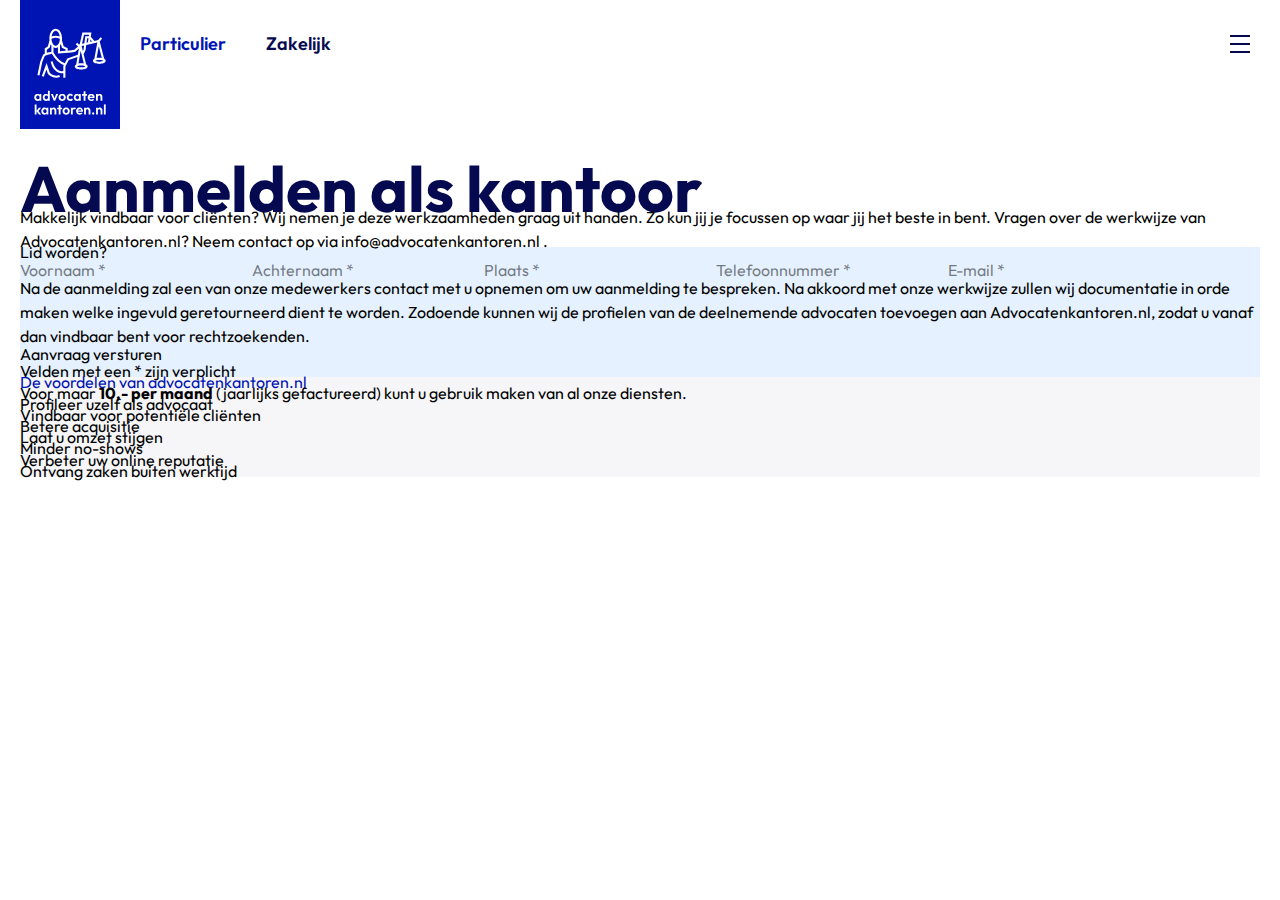
<file: auth.html>
<!DOCTYPE html>
<html lang="en">
	<head>
		<meta charset="UTF-8" />
		<meta name="viewport" content="width=device-width, initial-scale=1.0" />
		<title>advocaten</title>
		<!-- Styles -->
		<link rel="stylesheet" href="./assets/css/main.css" />

		<!-- Fonts -->
		<link rel="preconnect" href="https://fonts.googleapis.com" />
		<link rel="preconnect" href="https://fonts.gstatic.com" crossorigin />
		<link
			href="https://fonts.googleapis.com/css2?family=Outfit:wght@100..900&display=swap"
			rel="stylesheet"
		/>
	</head>
	<body>
		<!-- Header -->
		<header class="header">
			<div class="header__container">
				<!-- Logo -->
				<div class="container relative">
					<a href="#" class="logo">
						<img src="./assets/images/global/logo.svg" alt="logo" />
					</a>
				</div>

				<!-- [DESKTOP] Top Menu & Main Menu -->
				<div class="header__menus">
					<!-- Top Menu Container -->
					<div class="top__menu-wrapper">
						<div class="top__menu-container">
							<!-- Bussiness Type -->
							<nav role="menu" class="bussiness__type">
								<ul class="bussiness__type-list">
									<li>
										<a href="" class="bussiness__type-link active"><p>Particulier</p></a>
									</li>
									<li>
										<a href="" class="bussiness__type-link"><p>Zakelijk</p></a>
									</li>
								</ul>
							</nav>
							<nav role="menu" class="top__menu">
								<ul class="top__menu-list">
									<li>
										<a href="#" class="top__menu-link">
											<p>Home</p>
											<img
												src="./assets/images/icons/top-menu-arrow.svg"
												alt="arrow icon"
											/>
										</a>
									</li>
									<li>
										<a href="#" class="top__menu-link">
											<p>Kantoor aanmelden</p>
											<img
												src="./assets/images/icons/top-menu-arrow.svg"
												alt="arrow icon"
											/>
										</a>
									</li>
									<li>
										<a href="#" class="top__menu-link">
											<p>Over ons</p>
											<img
												src="./assets/images/icons/top-menu-arrow.svg"
												alt="arrow icon"
											/>
										</a>
									</li>
									<li>
										<a href="#" class="top__menu-link">
											<p>Veelgestelde vragen</p>
											<img
												src="./assets/images/icons/top-menu-arrow.svg"
												alt="arrow icon"
											/>
										</a>
									</li>
								</ul>
							</nav>

							<button class="burger__btn">
								<div class="burger__icon">
									<span></span>
								</div>
							</button>
						</div>
					</div>

					<!-- Main Menu Container -->
					<div class="main__menu-wrapper">
						<div class="main__menu-container">
							<nav role="menu" class="main__menu">
								<ul class="main__menu-list">
									<li class="main__menu-list--item">
										<a href="#" class="main__menu-link">
											<span>Arbeidsrecht</span>

											<nav class="submenu">
												<ul class="submenu__list">
													<li>
														<a href="#" class="submenu__link"><span>Arbeidsconflict</span></a>
													</li>
													<li>
														<a href="#" class="submenu__link">
															<span>Arbeidsongeschiktheid</span>
														</a>
													</li>
													<li>
														<a href="#" class="submenu__link">
															<span>Arbeidsovereenkomst</span>
														</a>
													</li>
													<li>
														<a href="#" class="submenu__link">
															<span>Arbeidsvoorwaarden</span>
														</a>
													</li>
													<li>
														<a href="#" class="submenu__link"><span>Ontslagrecht</span></a>
													</li>
												</ul>
											</nav>
										</a>
									</li>

									<li class="main__menu-list--item">
										<a href="#" class="main__menu-link">
											<span>Bestuursrecht</span>

											<nav class="submenu">
												<ul class="submenu__list">
													<li>
														<a href="#" class="submenu__link"><span>Arbeidsconflict</span></a>
													</li>
													<li>
														<a href="#" class="submenu__link">
															<span>Arbeidsongeschiktheid</span>
														</a>
													</li>
													<li>
														<a href="#" class="submenu__link">
															<span>Arbeidsovereenkomst</span>
														</a>
													</li>
													<li>
														<a href="#" class="submenu__link">
															<span>Arbeidsvoorwaarden</span>
														</a>
													</li>
													<li>
														<a href="#" class="submenu__link"><span>Ontslagrecht</span></a>
													</li>
												</ul>
											</nav>
										</a>
									</li>

									<li class="main__menu-list--item">
										<a href="#" class="main__menu-link">
											<span>Contractenrecht</span>

											<nav class="submenu">
												<ul class="submenu__list">
													<li>
														<a href="#" class="submenu__link"><span>Arbeidsconflict</span></a>
													</li>
													<li>
														<a href="#" class="submenu__link">
															<span>Arbeidsongeschiktheid</span>
														</a>
													</li>
													<li>
														<a href="#" class="submenu__link">
															<span>Arbeidsovereenkomst</span>
														</a>
													</li>
													<li>
														<a href="#" class="submenu__link">
															<span>Arbeidsvoorwaarden</span>
														</a>
													</li>
													<li>
														<a href="#" class="submenu__link"><span>Ontslagrecht</span></a>
													</li>
												</ul>
											</nav>
										</a>
									</li>
									<li class="main__menu-list--item">
										<a href="#" class="main__menu-link">
											<span>Echtscheiding</span>

											<nav class="submenu">
												<ul class="submenu__list">
													<li>
														<a href="#" class="submenu__link"><span>Arbeidsconflict</span></a>
													</li>
													<li>
														<a href="#" class="submenu__link">
															<span>Arbeidsongeschiktheid</span>
														</a>
													</li>
													<li>
														<a href="#" class="submenu__link">
															<span>Arbeidsovereenkomst</span>
														</a>
													</li>
													<li>
														<a href="#" class="submenu__link">
															<span>Arbeidsvoorwaarden</span>
														</a>
													</li>
													<li>
														<a href="#" class="submenu__link"><span>Ontslagrecht</span></a>
													</li>
												</ul>
											</nav>
										</a>
									</li>
									<li class="main__menu-list--item">
										<a href="#" class="main__menu-link">
											<span>Erfrecht</span>

											<nav class="submenu">
												<ul class="submenu__list">
													<li>
														<a href="#" class="submenu__link"><span>Arbeidsconflict</span></a>
													</li>
													<li>
														<a href="#" class="submenu__link">
															<span>Arbeidsongeschiktheid</span>
														</a>
													</li>
													<li>
														<a href="#" class="submenu__link">
															<span>Arbeidsovereenkomst</span>
														</a>
													</li>
													<li>
														<a href="#" class="submenu__link">
															<span>Arbeidsvoorwaarden</span>
														</a>
													</li>
													<li>
														<a href="#" class="submenu__link"><span>Ontslagrecht</span></a>
													</li>
												</ul>
											</nav>
										</a>
									</li>
									<li class="main__menu-list--item">
										<a href="#" class="main__menu-link">
											<span>Huurrecht</span>

											<nav class="submenu">
												<ul class="submenu__list">
													<li>
														<a href="#" class="submenu__link"><span>Arbeidsconflict</span></a>
													</li>
													<li>
														<a href="#" class="submenu__link">
															<span>Arbeidsongeschiktheid</span>
														</a>
													</li>
													<li>
														<a href="#" class="submenu__link">
															<span>Arbeidsovereenkomst</span>
														</a>
													</li>
													<li>
														<a href="#" class="submenu__link">
															<span>Arbeidsvoorwaarden</span>
														</a>
													</li>
													<li>
														<a href="#" class="submenu__link"><span>Ontslagrecht</span></a>
													</li>
												</ul>
											</nav>
										</a>
									</li>
									<li class="main__menu-list--item">
										<a href="#" class="main__menu-link">
											<span>Letselschade</span>

											<nav class="submenu">
												<ul class="submenu__list">
													<li>
														<a href="#" class="submenu__link"><span>Arbeidsconflict</span></a>
													</li>
													<li>
														<a href="#" class="submenu__link">
															<span>Arbeidsongeschiktheid</span>
														</a>
													</li>
													<li>
														<a href="#" class="submenu__link">
															<span>Arbeidsovereenkomst</span>
														</a>
													</li>
													<li>
														<a href="#" class="submenu__link">
															<span>Arbeidsvoorwaarden</span>
														</a>
													</li>
													<li>
														<a href="#" class="submenu__link"><span>Ontslagrecht</span></a>
													</li>
												</ul>
											</nav>
										</a>
									</li>
									<li class="main__menu-list--item">
										<a href="#" class="main__menu-link">
											<span>Personen- & Familierecht</span>

											<nav class="submenu">
												<ul class="submenu__list">
													<li>
														<a href="#" class="submenu__link"><span>Arbeidsconflict</span></a>
													</li>
													<li>
														<a href="#" class="submenu__link">
															<span>Arbeidsongeschiktheid</span>
														</a>
													</li>
													<li>
														<a href="#" class="submenu__link">
															<span>Arbeidsovereenkomst</span>
														</a>
													</li>
													<li>
														<a href="#" class="submenu__link">
															<span>Arbeidsvoorwaarden</span>
														</a>
													</li>
													<li>
														<a href="#" class="submenu__link"><span>Ontslagrecht</span></a>
													</li>
												</ul>
											</nav>
										</a>
									</li>
									<li class="main__menu-list--item">
										<a href="#" class="main__menu-link">
											<span>Strafrecht</span>

											<nav class="submenu">
												<ul class="submenu__list">
													<li>
														<a href="#" class="submenu__link"><span>Arbeidsconflict</span></a>
													</li>
													<li>
														<a href="#" class="submenu__link">
															<span>Arbeidsongeschiktheid</span>
														</a>
													</li>
													<li>
														<a href="#" class="submenu__link">
															<span>Arbeidsovereenkomst</span>
														</a>
													</li>
													<li>
														<a href="#" class="submenu__link">
															<span>Arbeidsvoorwaarden</span>
														</a>
													</li>
													<li>
														<a href="#" class="submenu__link"><span>Ontslagrecht</span></a>
													</li>
												</ul>
											</nav>
										</a>
									</li>
								</ul>
							</nav>
						</div>
					</div>
				</div>

				<!-- [MOBILE] Mobile Menu -->
				<div class="mobile__menu">
					<div class="mobile__menu-wrapper">
						<!-- Menu Accordion -->
						<div class="accordion mobile__menu-accordion">
							<!-- Menu Item -->
							<div class="accordion__item">
								<!-- Accrodion Trigger -->
								<button class="accordion__trigger">
									<p class="accordion__trigger-text">Arbeidsrecht</p>
									<!-- Icon -->
									<div class="accordion__trigger-icon">
										<span class="accordion__trigger-icon--line1"></span>
										<span class="accordion__trigger-icon--line2"></span>
									</div>
								</button>

								<!-- Accrodion Content -->
								<div class="accordion__content">
									<div class="overflow-hidden">
										<nav role="menu">
											<ul class="mobile__menu-list">
												<li>
													<a href="#" class="mobile__menu-link"><p>Arbeidsconflict</p></a>
												</li>
												<li>
													<a href="#" class="mobile__menu-link">
														<p>Arbeidsongeschiktheid</p>
													</a>
												</li>
												<li>
													<a href="#" class="mobile__menu-link">
														<p>Arbeidsovereenkomst</p>
													</a>
												</li>
												<li>
													<a href="#" class="mobile__menu-link"><p>Arbeidsvoorwaarden</p></a>
												</li>
												<li>
													<a href="#" class="mobile__menu-link"><p>Ontslagrecht</p></a>
												</li>
											</ul>
										</nav>
									</div>
								</div>
							</div>
							<!-- Menu Item -->
							<div class="accordion__item">
								<!-- Accrodion Trigger -->
								<button class="accordion__trigger">
									<p class="accordion__trigger-text">Bestuursrecht</p>
									<!-- Icon -->
									<div class="accordion__trigger-icon">
										<span class="accordion__trigger-icon--line1"></span>
										<span class="accordion__trigger-icon--line2"></span>
									</div>
								</button>

								<!-- Accrodion Content -->
								<div class="accordion__content">
									<div class="overflow-hidden">
										<nav role="menu">
											<ul class="mobile__menu-list">
												<li>
													<a href="#" class="mobile__menu-link"><p>Arbeidsconflict</p></a>
												</li>
												<li>
													<a href="#" class="mobile__menu-link">
														<p>Arbeidsongeschiktheid</p>
													</a>
												</li>
												<li>
													<a href="#" class="mobile__menu-link">
														<p>Arbeidsovereenkomst</p>
													</a>
												</li>
												<li>
													<a href="#" class="mobile__menu-link"><p>Arbeidsvoorwaarden</p></a>
												</li>
												<li>
													<a href="#" class="mobile__menu-link"><p>Ontslagrecht</p></a>
												</li>
											</ul>
										</nav>
									</div>
								</div>
							</div>
							<!-- Menu Item -->
							<div class="accordion__item">
								<!-- Accrodion Trigger -->
								<button class="accordion__trigger">
									<p class="accordion__trigger-text">Contractenrecht</p>
									<!-- Icon -->
									<div class="accordion__trigger-icon">
										<span class="accordion__trigger-icon--line1"></span>
										<span class="accordion__trigger-icon--line2"></span>
									</div>
								</button>

								<!-- Accrodion Content -->
								<div class="accordion__content">
									<div class="overflow-hidden">
										<nav role="menu">
											<ul class="mobile__menu-list">
												<li>
													<a href="#" class="mobile__menu-link"><p>Arbeidsconflict</p></a>
												</li>
												<li>
													<a href="#" class="mobile__menu-link">
														<p>Arbeidsongeschiktheid</p>
													</a>
												</li>
												<li>
													<a href="#" class="mobile__menu-link">
														<p>Arbeidsovereenkomst</p>
													</a>
												</li>
												<li>
													<a href="#" class="mobile__menu-link"><p>Arbeidsvoorwaarden</p></a>
												</li>
												<li>
													<a href="#" class="mobile__menu-link"><p>Ontslagrecht</p></a>
												</li>
											</ul>
										</nav>
									</div>
								</div>
							</div>
							<!-- Menu Item -->
							<div class="accordion__item">
								<!-- Accrodion Trigger -->
								<button class="accordion__trigger">
									<p class="accordion__trigger-text">Echtscheiding</p>
									<!-- Icon -->
									<div class="accordion__trigger-icon">
										<span class="accordion__trigger-icon--line1"></span>
										<span class="accordion__trigger-icon--line2"></span>
									</div>
								</button>

								<!-- Accrodion Content -->
								<div class="accordion__content">
									<div class="overflow-hidden">
										<nav role="menu">
											<ul class="mobile__menu-list">
												<li>
													<a href="#" class="mobile__menu-link"><p>Arbeidsconflict</p></a>
												</li>
												<li>
													<a href="#" class="mobile__menu-link">
														<p>Arbeidsongeschiktheid</p>
													</a>
												</li>
												<li>
													<a href="#" class="mobile__menu-link">
														<p>Arbeidsovereenkomst</p>
													</a>
												</li>
												<li>
													<a href="#" class="mobile__menu-link"><p>Arbeidsvoorwaarden</p></a>
												</li>
												<li>
													<a href="#" class="mobile__menu-link"><p>Ontslagrecht</p></a>
												</li>
											</ul>
										</nav>
									</div>
								</div>
							</div>
							<!-- Menu Item -->
							<div class="accordion__item">
								<!-- Accrodion Trigger -->
								<button class="accordion__trigger">
									<p class="accordion__trigger-text">Erfrecht</p>
									<!-- Icon -->
									<div class="accordion__trigger-icon">
										<span class="accordion__trigger-icon--line1"></span>
										<span class="accordion__trigger-icon--line2"></span>
									</div>
								</button>

								<!-- Accrodion Content -->
								<div class="accordion__content">
									<div class="overflow-hidden">
										<nav role="menu">
											<ul class="mobile__menu-list">
												<li>
													<a href="#" class="mobile__menu-link"><p>Arbeidsconflict</p></a>
												</li>
												<li>
													<a href="#" class="mobile__menu-link">
														<p>Arbeidsongeschiktheid</p>
													</a>
												</li>
												<li>
													<a href="#" class="mobile__menu-link">
														<p>Arbeidsovereenkomst</p>
													</a>
												</li>
												<li>
													<a href="#" class="mobile__menu-link"><p>Arbeidsvoorwaarden</p></a>
												</li>
												<li>
													<a href="#" class="mobile__menu-link"><p>Ontslagrecht</p></a>
												</li>
											</ul>
										</nav>
									</div>
								</div>
							</div>
							<!-- Menu Item -->
							<div class="accordion__item">
								<!-- Accrodion Trigger -->
								<button class="accordion__trigger">
									<p class="accordion__trigger-text">Huurrecht</p>
									<!-- Icon -->
									<div class="accordion__trigger-icon">
										<span class="accordion__trigger-icon--line1"></span>
										<span class="accordion__trigger-icon--line2"></span>
									</div>
								</button>

								<!-- Accrodion Content -->
								<div class="accordion__content">
									<div class="overflow-hidden">
										<nav role="menu">
											<ul class="mobile__menu-list">
												<li>
													<a href="#" class="mobile__menu-link"><p>Arbeidsconflict</p></a>
												</li>
												<li>
													<a href="#" class="mobile__menu-link">
														<p>Arbeidsongeschiktheid</p>
													</a>
												</li>
												<li>
													<a href="#" class="mobile__menu-link">
														<p>Arbeidsovereenkomst</p>
													</a>
												</li>
												<li>
													<a href="#" class="mobile__menu-link"><p>Arbeidsvoorwaarden</p></a>
												</li>
												<li>
													<a href="#" class="mobile__menu-link"><p>Ontslagrecht</p></a>
												</li>
											</ul>
										</nav>
									</div>
								</div>
							</div>
							<!-- Menu Item -->
							<div class="accordion__item">
								<!-- Accrodion Trigger -->
								<button class="accordion__trigger">
									<p class="accordion__trigger-text">Letselschade</p>
									<!-- Icon -->
									<div class="accordion__trigger-icon">
										<span class="accordion__trigger-icon--line1"></span>
										<span class="accordion__trigger-icon--line2"></span>
									</div>
								</button>

								<!-- Accrodion Content -->
								<div class="accordion__content">
									<div class="overflow-hidden">
										<nav role="menu">
											<ul class="mobile__menu-list">
												<li>
													<a href="#" class="mobile__menu-link"><p>Arbeidsconflict</p></a>
												</li>
												<li>
													<a href="#" class="mobile__menu-link">
														<p>Arbeidsongeschiktheid</p>
													</a>
												</li>
												<li>
													<a href="#" class="mobile__menu-link">
														<p>Arbeidsovereenkomst</p>
													</a>
												</li>
												<li>
													<a href="#" class="mobile__menu-link"><p>Arbeidsvoorwaarden</p></a>
												</li>
												<li>
													<a href="#" class="mobile__menu-link"><p>Ontslagrecht</p></a>
												</li>
											</ul>
										</nav>
									</div>
								</div>
							</div>
							<!-- Menu Item -->
							<div class="accordion__item">
								<!-- Accrodion Trigger -->
								<button class="accordion__trigger">
									<p class="accordion__trigger-text">Personen- & Familierecht</p>
									<!-- Icon -->
									<div class="accordion__trigger-icon">
										<span class="accordion__trigger-icon--line1"></span>
										<span class="accordion__trigger-icon--line2"></span>
									</div>
								</button>

								<!-- Accrodion Content -->
								<div class="accordion__content">
									<div class="overflow-hidden">
										<nav role="menu">
											<ul class="mobile__menu-list">
												<li>
													<a href="#" class="mobile__menu-link"><p>Arbeidsconflict</p></a>
												</li>
												<li>
													<a href="#" class="mobile__menu-link">
														<p>Arbeidsongeschiktheid</p>
													</a>
												</li>
												<li>
													<a href="#" class="mobile__menu-link">
														<p>Arbeidsovereenkomst</p>
													</a>
												</li>
												<li>
													<a href="#" class="mobile__menu-link"><p>Arbeidsvoorwaarden</p></a>
												</li>
												<li>
													<a href="#" class="mobile__menu-link"><p>Ontslagrecht</p></a>
												</li>
											</ul>
										</nav>
									</div>
								</div>
							</div>
							<!-- Menu Item -->
							<div class="accordion__item">
								<!-- Accrodion Trigger -->
								<button class="accordion__trigger">
									<p class="accordion__trigger-text">Strafrecht</p>
									<!-- Icon -->
									<div class="accordion__trigger-icon">
										<span class="accordion__trigger-icon--line1"></span>
										<span class="accordion__trigger-icon--line2"></span>
									</div>
								</button>

								<!-- Accrodion Content -->
								<div class="accordion__content">
									<div class="overflow-hidden">
										<nav role="menu">
											<ul class="mobile__menu-list">
												<li>
													<a href="#" class="mobile__menu-link"><p>Arbeidsconflict</p></a>
												</li>
												<li>
													<a href="#" class="mobile__menu-link">
														<p>Arbeidsongeschiktheid</p>
													</a>
												</li>
												<li>
													<a href="#" class="mobile__menu-link">
														<p>Arbeidsovereenkomst</p>
													</a>
												</li>
												<li>
													<a href="#" class="mobile__menu-link"><p>Arbeidsvoorwaarden</p></a>
												</li>
												<li>
													<a href="#" class="mobile__menu-link"><p>Ontslagrecht</p></a>
												</li>
											</ul>
										</nav>
									</div>
								</div>
							</div>
						</div>

						<!-- Submenu -->
						<div class="mobile__submenu-container">
							<p class="mobile__menu-title">Meer</p>

							<nav role="menu">
								<ul class="mobile__submenu">
									<li>
										<a href="/index.html" class="mobile__submenu-link">
											<p>Home</p>
											<svg
												xmlns="http://www.w3.org/2000/svg"
												width="9"
												height="9"
												viewBox="0 0 9 9"
												fill="none"
											>
												<path d="M1 8L7.5 1.5" stroke="#050A50" stroke-width="1.5" />
												<path d="M1 1.5H7.5V8" stroke="#050A50" stroke-width="1.5" />
											</svg>
										</a>
									</li>
									<li>
										<a href="#" class="mobile__submenu-link">
											<p>Over ons</p>
											<svg
												xmlns="http://www.w3.org/2000/svg"
												width="9"
												height="9"
												viewBox="0 0 9 9"
												fill="none"
											>
												<path d="M1 8L7.5 1.5" stroke="#050A50" stroke-width="1.5" />
												<path d="M1 1.5H7.5V8" stroke="#050A50" stroke-width="1.5" />
											</svg>
										</a>
									</li>
									<li>
										<a href="#" class="mobile__submenu-link">
											<p>Veelgestelde vragen</p>
											<svg
												xmlns="http://www.w3.org/2000/svg"
												width="9"
												height="9"
												viewBox="0 0 9 9"
												fill="none"
											>
												<path d="M1 8L7.5 1.5" stroke="#050A50" stroke-width="1.5" />
												<path d="M1 1.5H7.5V8" stroke="#050A50" stroke-width="1.5" />
											</svg>
										</a>
									</li>
								</ul>
							</nav>
						</div>

						<!-- CTA -->
						<div class="mobile__cta">
							<p class="mobile__menu-title">
								Staat uw kantoor nog niet op onze website? Word lid als advocaat,
								kantoor of ambassadeur
							</p>
							<a href="#" class="mobile__cta-link link">
								<p>Kantoor aanmelden</p>
								<svg
									xmlns="http://www.w3.org/2000/svg"
									width="7"
									height="8"
									viewBox="0 0 7 8"
									fill="none"
								>
									<path
										d="M2.82812 6.99688L5.65655 4.16845M5.65655 4.16845L2.82812 1.34003M5.65655 4.16845H-0.000302161"
										stroke="#0014B4"
										stroke-width="1.5"
									/>
								</svg>
							</a>
						</div>
					</div>
				</div>
			</div>
		</header>

		<main>
			<!-- Auth -->
			<section class="section section__auth">
				<div class="container">
					<div class="auth__header">
						<h1 class="title__big auth__title">Aanmelden als kantoor</h1>
						<h1 class="auth__subtitle">
							Makkelijk vindbaar voor cliënten? Wij nemen je deze werkzaamheden graag
							uit handen. Zo kun jij je focussen op waar jij het beste in bent. Vragen
							over de werkwijze van Advocatenkantoren.nl? Neem contact op via
							<a href="mailto:info@advocatenkantoren.nl">info@advocatenkantoren.nl</a>
							.
						</h1>
					</div>
					<div class="auth__container">
						<div class="auth__container-left">
							<form action="#" class="auth__form inner__container bg-blue-40">
								<p class="auth__form-title">Lid worden?</p>
								<div class="auth__form-inputs">
									<input
										type="text"
										class="input auth__form-input"
										placeholder="Voornaam *"
									/>
									<input
										type="text"
										class="input auth__form-input"
										placeholder="Achternaam *"
									/>
									<input
										type="text"
										class="input auth__form-input"
										placeholder="Plaats *"
									/>
									<input
										type="text"
										class="input auth__form-input"
										placeholder="Telefoonnummer *"
									/>
									<input
										type="text"
										class="input auth__form-input"
										placeholder="E-mail *"
									/>
								</div>
								<p class="auth__form-text">
									Na de aanmelding zal een van onze medewerkers contact met u opnemen om
									uw aanmelding te bespreken. Na akkoord met onze werkwijze zullen wij
									documentatie in orde maken welke ingevuld geretourneerd dient te
									worden. Zodoende kunnen wij de profielen van de deelnemende advocaten
									toevoegen aan Advocatenkantoren.nl, zodat u vanaf dan vindbaar bent
									voor rechtzoekenden.
								</p>

								<div class="auth__form-buttons">
									<button class="btn btn-primary"><p>Aanvraag versturen</p></button>
									<a href="#" class="auth__form-link">
										<p>Velden met een * zijn verplicht</p>
									</a>
								</div>
							</form>
						</div>
						<div class="auth__container-right">
							<!-- Cost -->
							<div
								class="block__container block__container-auth inner__container bg-blue-20"
							>
								<h4 class="block__title block__title-auth text-blue-100">
									De voordelen van advocatenkantoren.nl
								</h4>
								<p class="block__text block__text-auth">
									Voor maar
									<strong>10,- per maand</strong>
									(jaarlijks gefactureerd) kunt u gebruik maken van al onze diensten.
								</p>
								<ul class="block__list">
									<li class="block__list-item">
										<p class="block__list-item--text">Profileer uzelf als advocaat</p>
									</li>
									<li class="block__list-item">
										<p class="block__list-item--text">
											Vindbaar voor potentiële cliënten
										</p>
									</li>
									<li class="block__list-item">
										<p class="block__list-item--text">Betere acquisitie</p>
									</li>
									<li class="block__list-item">
										<p class="block__list-item--text">Laat u omzet stijgen</p>
									</li>
									<li class="block__list-item">
										<p class="block__list-item--text">Minder no-shows</p>
									</li>
									<li class="block__list-item">
										<p class="block__list-item--text">Verbeter uw online reputatie</p>
									</li>
									<li class="block__list-item">
										<p class="block__list-item--text">Ontvang zaken buiten werktijd</p>
									</li>
								</ul>
							</div>
						</div>
					</div>
				</div>
			</section>
		</main>

		<!-- Footer -->
		<footer>
			<div class="bg-blue-200">
				<div class="container">
					<!-- Footer Top -->
					<div class="footer top__footer">
						<div class="footer__item">
							<div class="footer__top">
								<p class="footer__top-title">Wie zijn wij?</p>
								<ul class="footer__top-list">
									<li class="footer__top-list--item">
										<a href="#" class="footer__top-link link link-blue-80">
											<span>Over ons</span>
											<svg
												xmlns="http://www.w3.org/2000/svg"
												width="12"
												height="12"
												viewBox="0 0 12 12"
												fill="none"
											>
												<path
													d="M4.94922 10.8995L9.89897 5.94975M9.89897 5.94975L4.94922 1M9.89897 5.94975H-0.000528465"
													stroke="currentColor"
													stroke-width="2.5"
												/>
											</svg>
										</a>
									</li>
									<li class="footer__top-list--item">
										<a href="#" class="footer__top-link link link-blue-80">
											<span>Bedrijfsinformatie</span>
											<svg
												xmlns="http://www.w3.org/2000/svg"
												width="12"
												height="12"
												viewBox="0 0 12 12"
												fill="none"
											>
												<path
													d="M4.94922 10.8995L9.89897 5.94975M9.89897 5.94975L4.94922 1M9.89897 5.94975H-0.000528465"
													stroke="currentColor"
													stroke-width="2.5"
												/>
											</svg>
										</a>
									</li>
									<li class="footer__top-list--item">
										<a href="#" class="footer__top-link link link-blue-80">
											<span>Werkwijze</span>
											<svg
												xmlns="http://www.w3.org/2000/svg"
												width="12"
												height="12"
												viewBox="0 0 12 12"
												fill="none"
											>
												<path
													d="M4.94922 10.8995L9.89897 5.94975M9.89897 5.94975L4.94922 1M9.89897 5.94975H-0.000528465"
													stroke="currentColor"
													stroke-width="2.5"
												/>
											</svg>
										</a>
									</li>
								</ul>
							</div>
						</div>
						<div class="footer__item">
							<div class="footer__top">
								<p class="footer__top-title">Klantenservice</p>
								<ul class="footer__top-list">
									<li class="footer__top-list--item">
										<a href="#" class="footer__top-link link link-blue-80">
											<span>Wijzigen & annuleren</span>
											<svg
												xmlns="http://www.w3.org/2000/svg"
												width="12"
												height="12"
												viewBox="0 0 12 12"
												fill="none"
											>
												<path
													d="M4.94922 10.8995L9.89897 5.94975M9.89897 5.94975L4.94922 1M9.89897 5.94975H-0.000528465"
													stroke="currentColor"
													stroke-width="2.5"
												/>
											</svg>
										</a>
									</li>
									<li class="footer__top-list--item">
										<a href="#" class="footer__top-link link link-blue-80">
											<span>Prijzen & betalen</span>
											<svg
												xmlns="http://www.w3.org/2000/svg"
												width="12"
												height="12"
												viewBox="0 0 12 12"
												fill="none"
											>
												<path
													d="M4.94922 10.8995L9.89897 5.94975M9.89897 5.94975L4.94922 1M9.89897 5.94975H-0.000528465"
													stroke="currentColor"
													stroke-width="2.5"
												/>
											</svg>
										</a>
									</li>
									<li class="footer__top-list--item">
										<a href="#" class="footer__top-link link link-blue-80">
											<span>Veelgestelde vragen</span>
											<svg
												xmlns="http://www.w3.org/2000/svg"
												width="12"
												height="12"
												viewBox="0 0 12 12"
												fill="none"
											>
												<path
													d="M4.94922 10.8995L9.89897 5.94975M9.89897 5.94975L4.94922 1M9.89897 5.94975H-0.000528465"
													stroke="currentColor"
													stroke-width="2.5"
												/>
											</svg>
										</a>
									</li>
								</ul>
							</div>
						</div>
						<div class="footer__item">
							<div class="footer__top">
								<p class="footer__top-title">Voor kantoren</p>
								<ul class="footer__top-list">
									<li class="footer__top-list--item">
										<a href="#" class="footer__top-link link link-blue-80">
											<span>Kantoor aanmelden</span>
											<svg
												xmlns="http://www.w3.org/2000/svg"
												width="12"
												height="12"
												viewBox="0 0 12 12"
												fill="none"
											>
												<path
													d="M4.94922 10.8995L9.89897 5.94975M9.89897 5.94975L4.94922 1M9.89897 5.94975H-0.000528465"
													stroke="currentColor"
													stroke-width="2.5"
												/>
											</svg>
										</a>
									</li>
									<li class="footer__top-list--item">
										<a href="#" class="footer__top-link link link-blue-80">
											<span>Juridische vacatures</span>
											<svg
												xmlns="http://www.w3.org/2000/svg"
												width="12"
												height="12"
												viewBox="0 0 12 12"
												fill="none"
											>
												<path
													d="M4.94922 10.8995L9.89897 5.94975M9.89897 5.94975L4.94922 1M9.89897 5.94975H-0.000528465"
													stroke="currentColor"
													stroke-width="2.5"
												/>
											</svg>
										</a>
									</li>
									<li class="footer__top-list--item">
										<a href="#" class="footer__top-link link link-blue-80">
											<span>Adverteren & pers</span>
											<svg
												xmlns="http://www.w3.org/2000/svg"
												width="12"
												height="12"
												viewBox="0 0 12 12"
												fill="none"
											>
												<path
													d="M4.94922 10.8995L9.89897 5.94975M9.89897 5.94975L4.94922 1M9.89897 5.94975H-0.000528465"
													stroke="currentColor"
													stroke-width="2.5"
												/>
											</svg>
										</a>
									</li>
								</ul>
							</div>
						</div>
						<div class="footer__item">
							<div class="footer__top">
								<p class="footer__top-title">Contact</p>
								<ul class="footer__top-list">
									<li class="footer__top-list--item">
										<a
											href="mailto:info@advocatenkantoren.nl"
											class="footer__top-link link link-blue-80"
										>
											<span>info@advocatenkantoren.nl</span>
											<svg
												xmlns="http://www.w3.org/2000/svg"
												width="12"
												height="12"
												viewBox="0 0 12 12"
												fill="none"
											>
												<path
													d="M4.94922 10.8995L9.89897 5.94975M9.89897 5.94975L4.94922 1M9.89897 5.94975H-0.000528465"
													stroke="currentColor"
													stroke-width="2.5"
												/>
											</svg>
										</a>
									</li>
								</ul>

								<ul class="footer__social">
									<li>
										<a class="link footer__social-link" href="#">
											<svg
												class="x-icon"
												width="16"
												height="17"
												viewBox="0 0 16 17"
												fill="none"
												xmlns="http://www.w3.org/2000/svg"
											>
												<path
													d="M9.25858 7.25317L15.05 0.660645H13.6781L8.64728 6.38367L4.63214 0.660645H0L6.07301 9.3157L0 16.2281H1.37191L6.68119 10.1831L10.9224 16.2281H15.5545M1.86706 1.67376H3.9747L13.6771 15.2648H11.5689"
													fill="#A9CDFF"
												/>
											</svg>
										</a>
									</li>
									<li>
										<a class="link footer__social-link" href="#">
											<svg
												class="f-icon"
												width="12"
												height="21"
												viewBox="0 0 12 21"
												fill="none"
												xmlns="http://www.w3.org/2000/svg"
											>
												<path
													d="M10.7992 11.3661L11.3677 7.72871H7.81323V5.36828C7.81323 4.37315 8.30977 3.40315 9.90172 3.40315H11.5177V0.306286C11.5177 0.306286 10.0512 0.0605469 8.64919 0.0605469C5.72194 0.0605469 3.80856 1.8027 3.80856 4.95649V7.72871H0.554688V11.3661H3.80856V20.1593H7.81323V11.3661H10.7992Z"
													fill="#A9CDFF"
												/>
											</svg>
										</a>
									</li>
									<li>
										<a class="link footer__social-link" href="#">
											<svg
												class="g-icon"
												width="17"
												height="17"
												viewBox="0 0 17 17"
												fill="none"
												xmlns="http://www.w3.org/2000/svg"
											>
												<path
													d="M16.0504 8.6077C16.0504 13.0384 12.9665 16.1915 8.41227 16.1915C4.04581 16.1915 0.519531 12.7221 0.519531 8.42609C0.519531 4.13004 4.04581 0.660645 8.41227 0.660645C10.5382 0.660645 12.3268 1.42779 13.7049 2.69281L11.5566 4.72498C8.74644 2.05717 3.52068 4.06116 3.52068 8.42609C3.52068 11.1346 5.71983 13.3296 8.41227 13.3296C11.5375 13.3296 12.7087 11.1252 12.8933 9.98231H8.41227V7.31137H15.9263C15.9995 7.70903 16.0504 8.09104 16.0504 8.6077Z"
													fill="#A9CDFF"
												/>
											</svg>
										</a>
									</li>
									<li>
										<a class="link footer__social-link" href="#">
											<svg
												class="y-icon"
												width="20"
												height="14"
												viewBox="0 0 20 14"
												fill="none"
												xmlns="http://www.w3.org/2000/svg"
											>
												<path
													d="M18.9842 2.51267C18.7618 1.67527 18.1065 1.01576 17.2745 0.79195C15.7665 0.385254 9.71952 0.385254 9.71952 0.385254C9.71952 0.385254 3.67255 0.385254 2.16449 0.79195C1.33251 1.0158 0.677254 1.67527 0.454857 2.51267C0.0507812 4.0305 0.0507812 7.19732 0.0507812 7.19732C0.0507812 7.19732 0.0507812 10.3641 0.454857 11.882C0.677254 12.7194 1.33251 13.3514 2.16449 13.5752C3.67255 13.9819 9.71952 13.9819 9.71952 13.9819C9.71952 13.9819 15.7665 13.9819 17.2745 13.5752C18.1065 13.3514 18.7618 12.7194 18.9842 11.882C19.3883 10.3641 19.3883 7.19732 19.3883 7.19732C19.3883 7.19732 19.3883 4.0305 18.9842 2.51267ZM7.74181 10.0725V4.32209L12.7959 7.19739L7.74181 10.0725Z"
													fill="#A9CDFF"
												/>
											</svg>
										</a>
									</li>
									<li>
										<a class="link footer__social-link" href="#">
											<svg
												class="l-icon"
												width="15"
												height="17"
												viewBox="0 0 15 17"
												fill="none"
												xmlns="http://www.w3.org/2000/svg"
											>
												<path
													d="M3.65864 16.1915H0.628165V5.82235H3.65864V16.1915ZM2.14177 4.4079C1.17272 4.4079 0.386719 3.55507 0.386719 2.52543C0.386719 2.03086 0.571626 1.55654 0.900762 1.20683C1.2299 0.857113 1.6763 0.660645 2.14177 0.660645C2.60724 0.660645 3.05365 0.857113 3.38278 1.20683C3.71192 1.55654 3.89683 2.03086 3.89683 2.52543C3.89683 3.55507 3.1105 4.4079 2.14177 4.4079ZM15.0008 16.1915H11.9768V11.1439C11.9768 9.9409 11.954 8.39818 10.4012 8.39818C8.8256 8.39818 8.58415 9.70516 8.58415 11.0572V16.1915H5.55694V5.82235H8.46343V7.2368H8.50585C8.91043 6.42211 9.89873 5.56234 11.3732 5.56234C14.4402 5.56234 15.004 7.70829 15.004 10.4956V16.1915H15.0008Z"
													fill="#A9CDFF"
												/>
											</svg>
										</a>
									</li>
								</ul>
							</div>
						</div>
					</div>
				</div>
			</div>
		</footer>

		<!-- Scripts -->
		<script src="./assets/js/main.js"></script>
	</body>
</html>
</file>
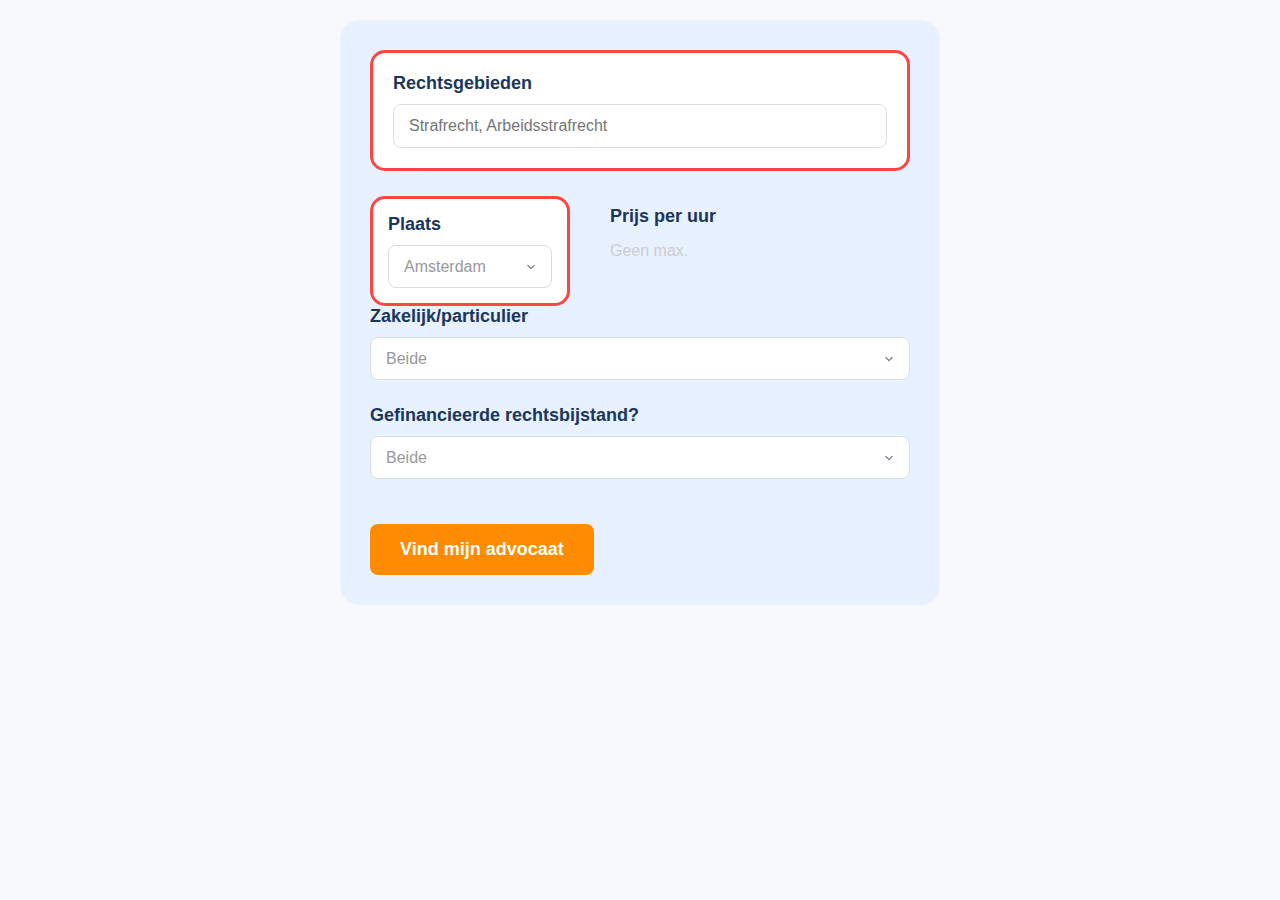
<file: autocomplete.html>
<!DOCTYPE html>
<html lang="nl">
	<head>
		<meta charset="UTF-8" />
		<meta name="viewport" content="width=device-width, initial-scale=1.0" />
		<title>Advocaat Zoeken</title>
		<style>
			* {
				margin: 0;
				padding: 0;
				box-sizing: border-box;
			}

			body {
				font-family: -apple-system, BlinkMacSystemFont, 'Segoe UI', Roboto,
					sans-serif;
				background-color: #f8f9fa;
				padding: 20px;
			}

			.search-container {
				max-width: 600px;
				margin: 0 auto;
				background: #e8f1ff;
				padding: 30px;
				border-radius: 20px;
			}

			.form-group {
				margin-bottom: 25px;
			}

			.highlighted-group {
				background: white;
				padding: 20px;
				border-radius: 15px;
				border: 3px solid #ff4444;
				margin-bottom: 25px;
				position: relative;
			}

			.location-group {
				background: white;
				padding: 15px;
				border-radius: 15px;
				border: 3px solid #ff4444;
				display: inline-block;
				margin-right: 20px;
				min-width: 200px;
			}

			label {
				display: block;
				font-weight: 600;
				font-size: 18px;
				color: #1a365d;
				margin-bottom: 10px;
			}

			.sub-label {
				font-size: 14px;
				color: #666;
				font-weight: normal;
				margin-top: 5px;
			}

			.price-label {
				font-size: 18px;
				color: #1a365d;
				font-weight: 600;
				display: inline-block;
				margin-top: 10px;
			}

			.price-text {
				color: #ccc;
				font-size: 16px;
				margin-top: 5px;
			}

			select {
				width: 100%;
				padding: 12px 15px;
				border: 1px solid #ddd;
				border-radius: 8px;
				font-size: 16px;
				background: white;
				color: #333;
				appearance: none;
				background-image: url("data:image/svg+xml,%3csvg xmlns='http://www.w3.org/2000/svg' fill='none' viewBox='0 0 20 20'%3e%3cpath stroke='%236b7280' stroke-linecap='round' stroke-linejoin='round' stroke-width='1.5' d='M6 8l4 4 4-4'/%3e%3c/svg%3e");
				background-position: right 12px center;
				background-repeat: no-repeat;
				background-size: 16px;
				cursor: pointer;
			}

			input[type='text'] {
				width: 100%;
				padding: 12px 15px;
				border: 1px solid #ddd;
				border-radius: 8px;
				font-size: 16px;
				background: white;
				color: #333;
			}

			input[type='text']:focus {
				outline: none;
				border-color: #3b82f6;
				box-shadow: 0 0 0 3px rgba(59, 130, 246, 0.1);
			}

			.autocomplete-container {
				position: relative;
			}

			.autocomplete-list {
				position: absolute;
				top: 100%;
				left: 0;
				right: 0;
				background: white;
				border: 1px solid #ddd;
				border-top: none;
				border-radius: 0 0 8px 8px;
				max-height: 200px;
				overflow-y: auto;
				z-index: 1000;
				display: none;
			}

			.autocomplete-item {
				padding: 12px 15px;
				cursor: pointer;
				border-bottom: 1px solid #f0f0f0;
			}

			.autocomplete-item:hover,
			.autocomplete-item.active {
				background-color: #f8f9fa;
			}

			.autocomplete-item:last-child {
				border-bottom: none;
			}

			select:focus {
				outline: none;
				border-color: #3b82f6;
				box-shadow: 0 0 0 3px rgba(59, 130, 246, 0.1);
			}

			.placeholder {
				color: #999;
			}

			.search-button {
				background: #ff8c00;
				color: white;
				border: none;
				padding: 15px 30px;
				font-size: 18px;
				font-weight: 600;
				border-radius: 8px;
				cursor: pointer;
				transition: background-color 0.2s;
				margin-top: 20px;
			}

			.search-button:hover {
				background: #e67e00;
			}

			.form-row {
				display: flex;
				align-items: flex-start;
				gap: 20px;
				flex-wrap: wrap;
			}

			.price-section {
				flex: 1;
				min-width: 200px;
			}

			@media (max-width: 768px) {
				.form-row {
					flex-direction: column;
				}

				.location-group {
					margin-right: 0;
					margin-bottom: 20px;
					min-width: auto;
					width: 100%;
				}
			}
		</style>
	</head>
	<body>
		<div class="search-container">
			<div class="highlighted-group">
				<label for="rechtsgebieden">Rechtsgebieden</label>
				<div class="autocomplete-container">
					<input
						type="text"
						id="rechtsgebieden"
						placeholder="Strafrecht, Arbeidsstrafrecht"
						autocomplete="off"
					/>
					<div class="autocomplete-list" id="rechtsgebieden-list"></div>
				</div>
			</div>

			<div class="form-row">
				<div class="location-group">
					<label for="plaats">Plaats</label>
					<select id="plaats" onchange="updatePlaceholder(this)">
						<option value="" class="placeholder">Amsterdam</option>
						<option value="amsterdam">Amsterdam</option>
						<option value="rotterdam">Rotterdam</option>
						<option value="den-haag">Den Haag</option>
						<option value="utrecht">Utrecht</option>
						<option value="eindhoven">Eindhoven</option>
						<option value="tilburg">Tilburg</option>
						<option value="groningen">Groningen</option>
						<option value="almere">Almere</option>
					</select>
				</div>

				<div class="price-section">
					<label class="price-label">Prijs per uur</label>
					<div class="price-text">Geen max.</div>
				</div>
			</div>

			<div class="form-group">
				<label for="zakelijk">Zakelijk/particulier</label>
				<select id="zakelijk" onchange="updatePlaceholder(this)">
					<option value="" class="placeholder">Beide</option>
					<option value="zakelijk">Zakelijk</option>
					<option value="particulier">Particulier</option>
					<option value="beide">Beide</option>
				</select>
			</div>

			<div class="form-group">
				<label for="rechtsbijstand">Gefinancieerde rechtsbijstand?</label>
				<select id="rechtsbijstand" onchange="updatePlaceholder(this)">
					<option value="" class="placeholder">Beide</option>
					<option value="ja">Ja</option>
					<option value="nee">Nee</option>
					<option value="beide">Beide</option>
				</select>
			</div>

			<button class="search-button" onclick="performSearch()">
				Vind mijn advocaat
			</button>
		</div>

		<script>
			// Mock data for autocomplete (using city names as example)
			const rechtsgebiedenData = [
				'Strafrecht',
				'Arbeidsstrafrecht',
				'Amsterdam',
				'Rotterdam',
				'Den Haag',
				'Utrecht',
				'Eindhoven',
				'Tilburg',
				'Groningen',
				'Almere',
				'Breda',
				'Nijmegen',
				'Apeldoorn',
				'Haarlem',
				'Arnhem',
				'Zaanstad',
				'Haarlemmermeer',
				'Amersfoort',
				'Enschede',
				'Zwolle',
			]

			let currentFocus = -1

			function initAutocomplete() {
				const input = document.getElementById('rechtsgebieden')
				const list = document.getElementById('rechtsgebieden-list')

				input.addEventListener('input', function () {
					const value = this.value
					closeAllLists()

					if (!value) return

					const matches = rechtsgebiedenData.filter((item) =>
						item.toLowerCase().includes(value.toLowerCase())
					)

					if (matches.length > 0) {
						list.style.display = 'block'
						list.innerHTML = ''

						matches.forEach((match) => {
							const item = document.createElement('div')
							item.className = 'autocomplete-item'
							item.textContent = match

							item.addEventListener('click', function () {
								input.value = match
								closeAllLists()
							})

							list.appendChild(item)
						})
					}
				})

				input.addEventListener('keydown', function (e) {
					const items = list.querySelectorAll('.autocomplete-item')

					if (e.keyCode === 40) {
						// Down arrow
						e.preventDefault()
						currentFocus++
						addActive(items)
					} else if (e.keyCode === 38) {
						// Up arrow
						e.preventDefault()
						currentFocus--
						addActive(items)
					} else if (e.keyCode === 13) {
						// Enter
						e.preventDefault()
						if (currentFocus > -1 && items[currentFocus]) {
							items[currentFocus].click()
						}
					} else if (e.keyCode === 27) {
						// Escape
						closeAllLists()
					}
				})

				// Close list when clicking outside
				document.addEventListener('click', function (e) {
					if (!e.target.closest('.autocomplete-container')) {
						closeAllLists()
					}
				})
			}

			function addActive(items) {
				if (!items.length) return
				removeActive(items)

				if (currentFocus >= items.length) currentFocus = 0
				if (currentFocus < 0) currentFocus = items.length - 1

				items[currentFocus].classList.add('active')
			}

			function removeActive(items) {
				items.forEach((item) => item.classList.remove('active'))
			}

			function closeAllLists() {
				const list = document.getElementById('rechtsgebieden-list')
				list.style.display = 'none'
				currentFocus = -1
			}

			function updatePlaceholder(select) {
				if (select.value) {
					select.style.color = '#333'
				} else {
					select.style.color = '#999'
				}
			}

			function performSearch() {
				const rechtsgebieden =
					document.getElementById('rechtsgebieden').value ||
					'Strafrecht, Arbeidsstrafrecht'
				const plaats = document.getElementById('plaats').value || 'Amsterdam'
				const zakelijk = document.getElementById('zakelijk').value || 'Beide'
				const rechtsbijstand =
					document.getElementById('rechtsbijstand').value || 'Beide'

				alert(
					`Zoeken naar advocaten\nRechtsgebied: ${rechtsgebieden}\nPlaats: ${plaats}\nType: ${zakelijk}\nRechtsbijstand: ${rechtsbijstand}`
				)
			}

			// Initialize everything
			document.addEventListener('DOMContentLoaded', function () {
				initAutocomplete()

				const selects = document.querySelectorAll('select')
				selects.forEach((select) => {
					updatePlaceholder(select)
				})
			})
		</script>
	</body>
</html>
</file>
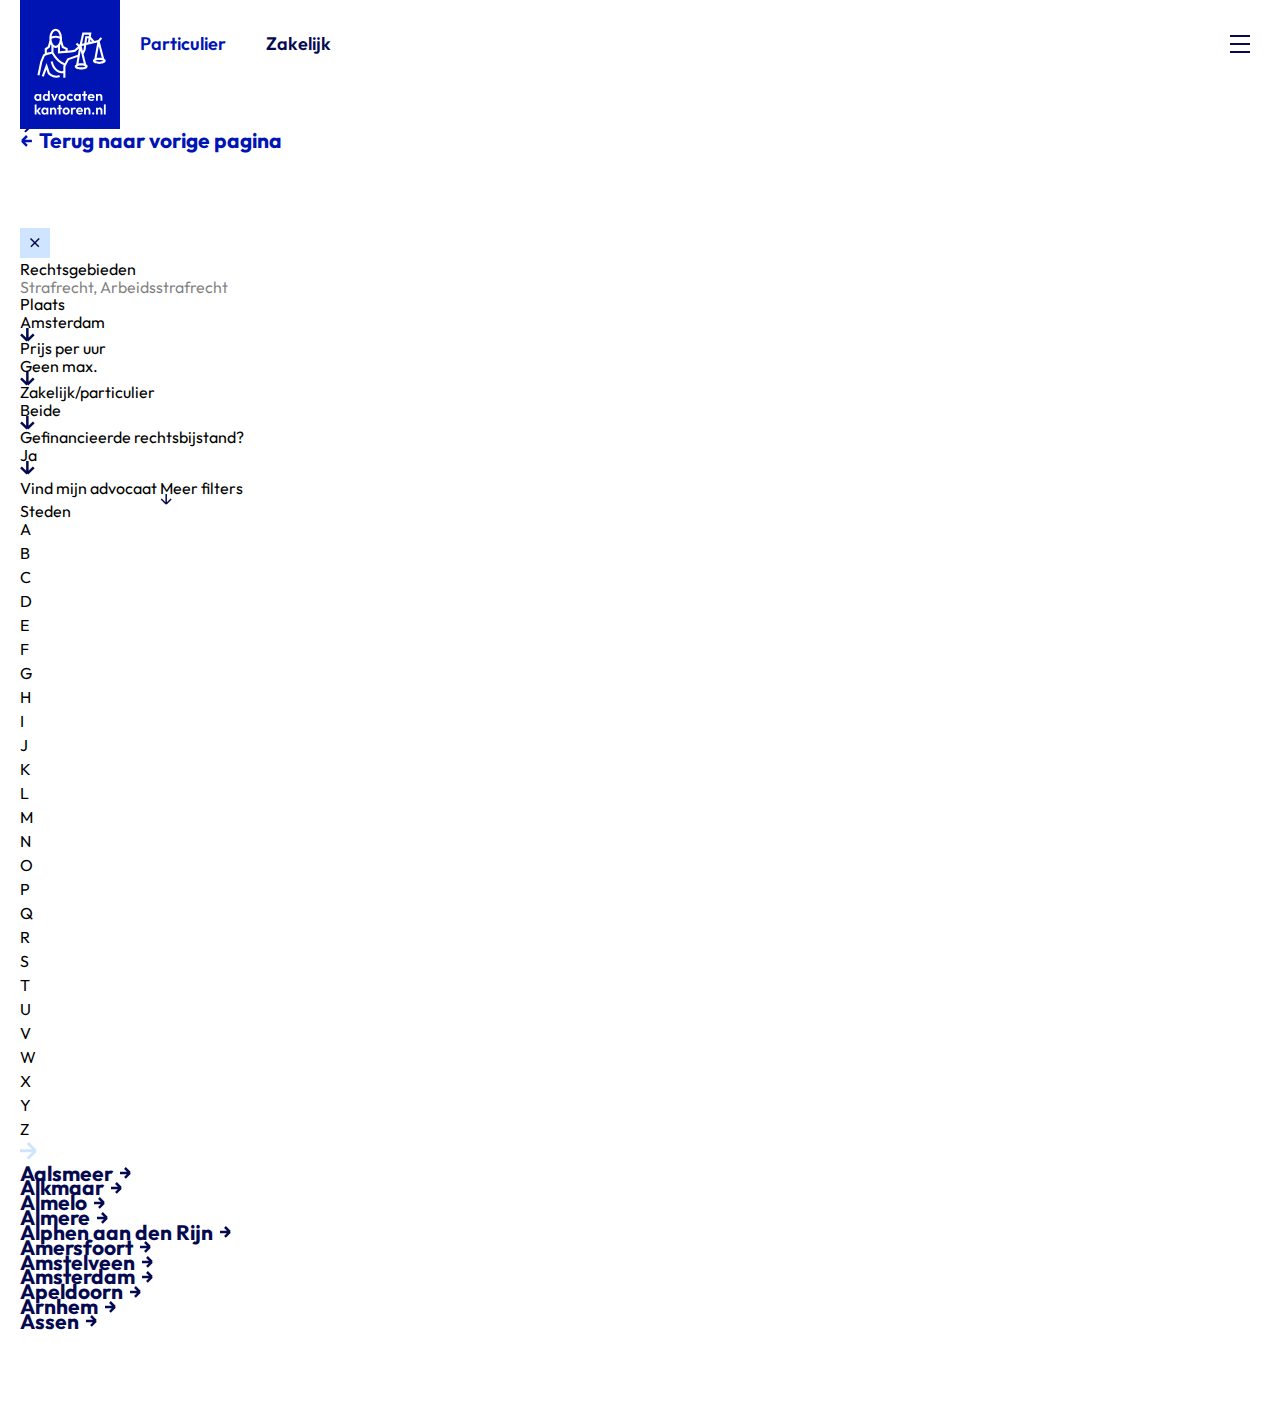
<file: cities.html>
<!DOCTYPE html>
<html lang="en">
	<head>
		<meta charset="UTF-8" />
		<meta name="viewport" content="width=device-width, initial-scale=1.0" />
		<title>STEDEN</title>
		<!-- Styles -->
		<link rel="stylesheet" href="./assets/css/main.css" />

		<!-- Fonts -->
		<link rel="preconnect" href="https://fonts.googleapis.com" />
		<link rel="preconnect" href="https://fonts.gstatic.com" crossorigin />
		<link
			href="https://fonts.googleapis.com/css2?family=Outfit:wght@100..900&display=swap"
			rel="stylesheet"
		/>
	</head>
	<body>
		<!-- Header -->
		<header class="header">
			<div class="header__container">
				<!-- Logo -->
				<div class="container relative">
					<a href="#" class="logo">
						<img src="./assets/images/global/logo.svg" alt="logo" />
					</a>
				</div>

				<!-- [DESKTOP] Top Menu & Main Menu -->
				<div class="header__menus">
					<!-- Top Menu Container -->
					<div class="top__menu-wrapper">
						<div class="top__menu-container">
							<!-- Bussiness Type -->
							<nav role="menu" class="bussiness__type">
								<ul class="bussiness__type-list">
									<li>
										<a href="" class="bussiness__type-link active"><p>Particulier</p></a>
									</li>
									<li>
										<a href="" class="bussiness__type-link"><p>Zakelijk</p></a>
									</li>
								</ul>
							</nav>
							<nav role="menu" class="top__menu">
								<ul class="top__menu-list">
									<li>
										<a href="#" class="top__menu-link">
											<p>Home</p>
											<svg
												xmlns="http://www.w3.org/2000/svg"
												width="10"
												height="10"
												viewBox="0 0 10 10"
												fill="none"
											>
												<path d="M1 9L9 1" stroke="#050A50" stroke-width="1.5" />
												<path d="M1 1H9V9" stroke="#050A50" stroke-width="1.5" />
											</svg>
										</a>
									</li>
									<li>
										<a href="#" class="top__menu-link">
											<p>Kantoor aanmelden</p>
											<svg
												xmlns="http://www.w3.org/2000/svg"
												width="10"
												height="10"
												viewBox="0 0 10 10"
												fill="none"
											>
												<path d="M1 9L9 1" stroke="#050A50" stroke-width="1.5" />
												<path d="M1 1H9V9" stroke="#050A50" stroke-width="1.5" />
											</svg>
										</a>
									</li>
									<li>
										<a href="#" class="top__menu-link">
											<p>Over ons</p>
											<svg
												xmlns="http://www.w3.org/2000/svg"
												width="10"
												height="10"
												viewBox="0 0 10 10"
												fill="none"
											>
												<path d="M1 9L9 1" stroke="#050A50" stroke-width="1.5" />
												<path d="M1 1H9V9" stroke="#050A50" stroke-width="1.5" />
											</svg>
										</a>
									</li>
									<li>
										<a href="#" class="top__menu-link">
											<p>Veelgestelde vragen</p>
											<svg
												xmlns="http://www.w3.org/2000/svg"
												width="10"
												height="10"
												viewBox="0 0 10 10"
												fill="none"
											>
												<path d="M1 9L9 1" stroke="#050A50" stroke-width="1.5" />
												<path d="M1 1H9V9" stroke="#050A50" stroke-width="1.5" />
											</svg>
										</a>
									</li>
								</ul>
							</nav>

							<button class="burger__btn">
								<div class="burger__icon">
									<span></span>
								</div>
							</button>
						</div>
					</div>

					<!-- Main Menu Container -->
					<div class="main__menu-wrapper">
						<div class="main__menu-container">
							<nav role="menu" class="main__menu">
								<ul class="main__menu-list">
									<li class="main__menu-list--item">
										<a href="#" class="main__menu-link">
											<span>Arbeidsrecht</span>

											<nav class="submenu">
												<ul class="submenu__list">
													<li>
														<a href="#" class="submenu__link"><span>Arbeidsconflict</span></a>
													</li>
													<li>
														<a href="#" class="submenu__link">
															<span>Arbeidsongeschiktheid</span>
														</a>
													</li>
													<li>
														<a href="#" class="submenu__link">
															<span>Arbeidsovereenkomst</span>
														</a>
													</li>
													<li>
														<a href="#" class="submenu__link">
															<span>Arbeidsvoorwaarden</span>
														</a>
													</li>
													<li>
														<a href="#" class="submenu__link"><span>Ontslagrecht</span></a>
													</li>
												</ul>
											</nav>
										</a>
									</li>

									<li class="main__menu-list--item">
										<a href="#" class="main__menu-link">
											<span>Bestuursrecht</span>

											<nav class="submenu">
												<ul class="submenu__list">
													<li>
														<a href="#" class="submenu__link"><span>Arbeidsconflict</span></a>
													</li>
													<li>
														<a href="#" class="submenu__link">
															<span>Arbeidsongeschiktheid</span>
														</a>
													</li>
													<li>
														<a href="#" class="submenu__link">
															<span>Arbeidsovereenkomst</span>
														</a>
													</li>
													<li>
														<a href="#" class="submenu__link">
															<span>Arbeidsvoorwaarden</span>
														</a>
													</li>
													<li>
														<a href="#" class="submenu__link"><span>Ontslagrecht</span></a>
													</li>
												</ul>
											</nav>
										</a>
									</li>

									<li class="main__menu-list--item">
										<a href="#" class="main__menu-link">
											<span>Contractenrecht</span>

											<nav class="submenu">
												<ul class="submenu__list">
													<li>
														<a href="#" class="submenu__link"><span>Arbeidsconflict</span></a>
													</li>
													<li>
														<a href="#" class="submenu__link">
															<span>Arbeidsongeschiktheid</span>
														</a>
													</li>
													<li>
														<a href="#" class="submenu__link">
															<span>Arbeidsovereenkomst</span>
														</a>
													</li>
													<li>
														<a href="#" class="submenu__link">
															<span>Arbeidsvoorwaarden</span>
														</a>
													</li>
													<li>
														<a href="#" class="submenu__link"><span>Ontslagrecht</span></a>
													</li>
												</ul>
											</nav>
										</a>
									</li>
									<li class="main__menu-list--item">
										<a href="#" class="main__menu-link">
											<span>Echtscheiding</span>

											<nav class="submenu">
												<ul class="submenu__list">
													<li>
														<a href="#" class="submenu__link"><span>Arbeidsconflict</span></a>
													</li>
													<li>
														<a href="#" class="submenu__link">
															<span>Arbeidsongeschiktheid</span>
														</a>
													</li>
													<li>
														<a href="#" class="submenu__link">
															<span>Arbeidsovereenkomst</span>
														</a>
													</li>
													<li>
														<a href="#" class="submenu__link">
															<span>Arbeidsvoorwaarden</span>
														</a>
													</li>
													<li>
														<a href="#" class="submenu__link"><span>Ontslagrecht</span></a>
													</li>
												</ul>
											</nav>
										</a>
									</li>
									<li class="main__menu-list--item">
										<a href="#" class="main__menu-link">
											<span>Erfrecht</span>

											<nav class="submenu">
												<ul class="submenu__list">
													<li>
														<a href="#" class="submenu__link"><span>Arbeidsconflict</span></a>
													</li>
													<li>
														<a href="#" class="submenu__link">
															<span>Arbeidsongeschiktheid</span>
														</a>
													</li>
													<li>
														<a href="#" class="submenu__link">
															<span>Arbeidsovereenkomst</span>
														</a>
													</li>
													<li>
														<a href="#" class="submenu__link">
															<span>Arbeidsvoorwaarden</span>
														</a>
													</li>
													<li>
														<a href="#" class="submenu__link"><span>Ontslagrecht</span></a>
													</li>
												</ul>
											</nav>
										</a>
									</li>
									<li class="main__menu-list--item">
										<a href="#" class="main__menu-link">
											<span>Huurrecht</span>

											<nav class="submenu">
												<ul class="submenu__list">
													<li>
														<a href="#" class="submenu__link"><span>Arbeidsconflict</span></a>
													</li>
													<li>
														<a href="#" class="submenu__link">
															<span>Arbeidsongeschiktheid</span>
														</a>
													</li>
													<li>
														<a href="#" class="submenu__link">
															<span>Arbeidsovereenkomst</span>
														</a>
													</li>
													<li>
														<a href="#" class="submenu__link">
															<span>Arbeidsvoorwaarden</span>
														</a>
													</li>
													<li>
														<a href="#" class="submenu__link"><span>Ontslagrecht</span></a>
													</li>
												</ul>
											</nav>
										</a>
									</li>
									<li class="main__menu-list--item">
										<a href="#" class="main__menu-link">
											<span>Letselschade</span>

											<nav class="submenu">
												<ul class="submenu__list">
													<li>
														<a href="#" class="submenu__link"><span>Arbeidsconflict</span></a>
													</li>
													<li>
														<a href="#" class="submenu__link">
															<span>Arbeidsongeschiktheid</span>
														</a>
													</li>
													<li>
														<a href="#" class="submenu__link">
															<span>Arbeidsovereenkomst</span>
														</a>
													</li>
													<li>
														<a href="#" class="submenu__link">
															<span>Arbeidsvoorwaarden</span>
														</a>
													</li>
													<li>
														<a href="#" class="submenu__link"><span>Ontslagrecht</span></a>
													</li>
												</ul>
											</nav>
										</a>
									</li>
									<li class="main__menu-list--item">
										<a href="#" class="main__menu-link">
											<span>Personen- & Familierecht</span>

											<nav class="submenu">
												<ul class="submenu__list">
													<li>
														<a href="#" class="submenu__link"><span>Arbeidsconflict</span></a>
													</li>
													<li>
														<a href="#" class="submenu__link">
															<span>Arbeidsongeschiktheid</span>
														</a>
													</li>
													<li>
														<a href="#" class="submenu__link">
															<span>Arbeidsovereenkomst</span>
														</a>
													</li>
													<li>
														<a href="#" class="submenu__link">
															<span>Arbeidsvoorwaarden</span>
														</a>
													</li>
													<li>
														<a href="#" class="submenu__link"><span>Ontslagrecht</span></a>
													</li>
												</ul>
											</nav>
										</a>
									</li>
									<li class="main__menu-list--item">
										<a href="#" class="main__menu-link">
											<span>Strafrecht</span>

											<nav class="submenu">
												<ul class="submenu__list">
													<li>
														<a href="#" class="submenu__link"><span>Arbeidsconflict</span></a>
													</li>
													<li>
														<a href="#" class="submenu__link">
															<span>Arbeidsongeschiktheid</span>
														</a>
													</li>
													<li>
														<a href="#" class="submenu__link">
															<span>Arbeidsovereenkomst</span>
														</a>
													</li>
													<li>
														<a href="#" class="submenu__link">
															<span>Arbeidsvoorwaarden</span>
														</a>
													</li>
													<li>
														<a href="#" class="submenu__link"><span>Ontslagrecht</span></a>
													</li>
												</ul>
											</nav>
										</a>
									</li>
								</ul>
							</nav>
						</div>
					</div>
				</div>

				<!-- [MOBILE] Mobile Menu -->
				<div class="mobile__menu">
					<div class="mobile__menu-wrapper">
						<!-- Menu Accordion -->
						<div class="accordion mobile__menu-accordion">
							<!-- Menu Item -->
							<div class="accordion__item">
								<!-- Accrodion Trigger -->
								<button class="accordion__trigger">
									<p class="accordion__trigger-text">Arbeidsrecht</p>
									<!-- Icon -->
									<div class="accordion__trigger-icon">
										<span class="accordion__trigger-icon--line1"></span>
										<span class="accordion__trigger-icon--line2"></span>
									</div>
								</button>

								<!-- Accrodion Content -->
								<div class="accordion__content">
									<div class="overflow-hidden">
										<nav role="menu">
											<ul class="mobile__menu-list">
												<li>
													<a href="#" class="mobile__menu-link"><p>Arbeidsconflict</p></a>
												</li>
												<li>
													<a href="#" class="mobile__menu-link">
														<p>Arbeidsongeschiktheid</p>
													</a>
												</li>
												<li>
													<a href="#" class="mobile__menu-link">
														<p>Arbeidsovereenkomst</p>
													</a>
												</li>
												<li>
													<a href="#" class="mobile__menu-link"><p>Arbeidsvoorwaarden</p></a>
												</li>
												<li>
													<a href="#" class="mobile__menu-link"><p>Ontslagrecht</p></a>
												</li>
											</ul>
										</nav>
									</div>
								</div>
							</div>
							<!-- Menu Item -->
							<div class="accordion__item">
								<!-- Accrodion Trigger -->
								<button class="accordion__trigger">
									<p class="accordion__trigger-text">Bestuursrecht</p>
									<!-- Icon -->
									<div class="accordion__trigger-icon">
										<span class="accordion__trigger-icon--line1"></span>
										<span class="accordion__trigger-icon--line2"></span>
									</div>
								</button>

								<!-- Accrodion Content -->
								<div class="accordion__content">
									<div class="overflow-hidden">
										<nav role="menu">
											<ul class="mobile__menu-list">
												<li>
													<a href="#" class="mobile__menu-link"><p>Arbeidsconflict</p></a>
												</li>
												<li>
													<a href="#" class="mobile__menu-link">
														<p>Arbeidsongeschiktheid</p>
													</a>
												</li>
												<li>
													<a href="#" class="mobile__menu-link">
														<p>Arbeidsovereenkomst</p>
													</a>
												</li>
												<li>
													<a href="#" class="mobile__menu-link"><p>Arbeidsvoorwaarden</p></a>
												</li>
												<li>
													<a href="#" class="mobile__menu-link"><p>Ontslagrecht</p></a>
												</li>
											</ul>
										</nav>
									</div>
								</div>
							</div>
							<!-- Menu Item -->
							<div class="accordion__item">
								<!-- Accrodion Trigger -->
								<button class="accordion__trigger">
									<p class="accordion__trigger-text">Contractenrecht</p>
									<!-- Icon -->
									<div class="accordion__trigger-icon">
										<span class="accordion__trigger-icon--line1"></span>
										<span class="accordion__trigger-icon--line2"></span>
									</div>
								</button>

								<!-- Accrodion Content -->
								<div class="accordion__content">
									<div class="overflow-hidden">
										<nav role="menu">
											<ul class="mobile__menu-list">
												<li>
													<a href="#" class="mobile__menu-link"><p>Arbeidsconflict</p></a>
												</li>
												<li>
													<a href="#" class="mobile__menu-link">
														<p>Arbeidsongeschiktheid</p>
													</a>
												</li>
												<li>
													<a href="#" class="mobile__menu-link">
														<p>Arbeidsovereenkomst</p>
													</a>
												</li>
												<li>
													<a href="#" class="mobile__menu-link"><p>Arbeidsvoorwaarden</p></a>
												</li>
												<li>
													<a href="#" class="mobile__menu-link"><p>Ontslagrecht</p></a>
												</li>
											</ul>
										</nav>
									</div>
								</div>
							</div>
							<!-- Menu Item -->
							<div class="accordion__item">
								<!-- Accrodion Trigger -->
								<button class="accordion__trigger">
									<p class="accordion__trigger-text">Echtscheiding</p>
									<!-- Icon -->
									<div class="accordion__trigger-icon">
										<span class="accordion__trigger-icon--line1"></span>
										<span class="accordion__trigger-icon--line2"></span>
									</div>
								</button>

								<!-- Accrodion Content -->
								<div class="accordion__content">
									<div class="overflow-hidden">
										<nav role="menu">
											<ul class="mobile__menu-list">
												<li>
													<a href="#" class="mobile__menu-link"><p>Arbeidsconflict</p></a>
												</li>
												<li>
													<a href="#" class="mobile__menu-link">
														<p>Arbeidsongeschiktheid</p>
													</a>
												</li>
												<li>
													<a href="#" class="mobile__menu-link">
														<p>Arbeidsovereenkomst</p>
													</a>
												</li>
												<li>
													<a href="#" class="mobile__menu-link"><p>Arbeidsvoorwaarden</p></a>
												</li>
												<li>
													<a href="#" class="mobile__menu-link"><p>Ontslagrecht</p></a>
												</li>
											</ul>
										</nav>
									</div>
								</div>
							</div>
							<!-- Menu Item -->
							<div class="accordion__item">
								<!-- Accrodion Trigger -->
								<button class="accordion__trigger">
									<p class="accordion__trigger-text">Erfrecht</p>
									<!-- Icon -->
									<div class="accordion__trigger-icon">
										<span class="accordion__trigger-icon--line1"></span>
										<span class="accordion__trigger-icon--line2"></span>
									</div>
								</button>

								<!-- Accrodion Content -->
								<div class="accordion__content">
									<div class="overflow-hidden">
										<nav role="menu">
											<ul class="mobile__menu-list">
												<li>
													<a href="#" class="mobile__menu-link"><p>Arbeidsconflict</p></a>
												</li>
												<li>
													<a href="#" class="mobile__menu-link">
														<p>Arbeidsongeschiktheid</p>
													</a>
												</li>
												<li>
													<a href="#" class="mobile__menu-link">
														<p>Arbeidsovereenkomst</p>
													</a>
												</li>
												<li>
													<a href="#" class="mobile__menu-link"><p>Arbeidsvoorwaarden</p></a>
												</li>
												<li>
													<a href="#" class="mobile__menu-link"><p>Ontslagrecht</p></a>
												</li>
											</ul>
										</nav>
									</div>
								</div>
							</div>
							<!-- Menu Item -->
							<div class="accordion__item">
								<!-- Accrodion Trigger -->
								<button class="accordion__trigger">
									<p class="accordion__trigger-text">Huurrecht</p>
									<!-- Icon -->
									<div class="accordion__trigger-icon">
										<span class="accordion__trigger-icon--line1"></span>
										<span class="accordion__trigger-icon--line2"></span>
									</div>
								</button>

								<!-- Accrodion Content -->
								<div class="accordion__content">
									<div class="overflow-hidden">
										<nav role="menu">
											<ul class="mobile__menu-list">
												<li>
													<a href="#" class="mobile__menu-link"><p>Arbeidsconflict</p></a>
												</li>
												<li>
													<a href="#" class="mobile__menu-link">
														<p>Arbeidsongeschiktheid</p>
													</a>
												</li>
												<li>
													<a href="#" class="mobile__menu-link">
														<p>Arbeidsovereenkomst</p>
													</a>
												</li>
												<li>
													<a href="#" class="mobile__menu-link"><p>Arbeidsvoorwaarden</p></a>
												</li>
												<li>
													<a href="#" class="mobile__menu-link"><p>Ontslagrecht</p></a>
												</li>
											</ul>
										</nav>
									</div>
								</div>
							</div>
							<!-- Menu Item -->
							<div class="accordion__item">
								<!-- Accrodion Trigger -->
								<button class="accordion__trigger">
									<p class="accordion__trigger-text">Letselschade</p>
									<!-- Icon -->
									<div class="accordion__trigger-icon">
										<span class="accordion__trigger-icon--line1"></span>
										<span class="accordion__trigger-icon--line2"></span>
									</div>
								</button>

								<!-- Accrodion Content -->
								<div class="accordion__content">
									<div class="overflow-hidden">
										<nav role="menu">
											<ul class="mobile__menu-list">
												<li>
													<a href="#" class="mobile__menu-link"><p>Arbeidsconflict</p></a>
												</li>
												<li>
													<a href="#" class="mobile__menu-link">
														<p>Arbeidsongeschiktheid</p>
													</a>
												</li>
												<li>
													<a href="#" class="mobile__menu-link">
														<p>Arbeidsovereenkomst</p>
													</a>
												</li>
												<li>
													<a href="#" class="mobile__menu-link"><p>Arbeidsvoorwaarden</p></a>
												</li>
												<li>
													<a href="#" class="mobile__menu-link"><p>Ontslagrecht</p></a>
												</li>
											</ul>
										</nav>
									</div>
								</div>
							</div>
							<!-- Menu Item -->
							<div class="accordion__item">
								<!-- Accrodion Trigger -->
								<button class="accordion__trigger">
									<p class="accordion__trigger-text">Personen- & Familierecht</p>
									<!-- Icon -->
									<div class="accordion__trigger-icon">
										<span class="accordion__trigger-icon--line1"></span>
										<span class="accordion__trigger-icon--line2"></span>
									</div>
								</button>

								<!-- Accrodion Content -->
								<div class="accordion__content">
									<div class="overflow-hidden">
										<nav role="menu">
											<ul class="mobile__menu-list">
												<li>
													<a href="#" class="mobile__menu-link"><p>Arbeidsconflict</p></a>
												</li>
												<li>
													<a href="#" class="mobile__menu-link">
														<p>Arbeidsongeschiktheid</p>
													</a>
												</li>
												<li>
													<a href="#" class="mobile__menu-link">
														<p>Arbeidsovereenkomst</p>
													</a>
												</li>
												<li>
													<a href="#" class="mobile__menu-link"><p>Arbeidsvoorwaarden</p></a>
												</li>
												<li>
													<a href="#" class="mobile__menu-link"><p>Ontslagrecht</p></a>
												</li>
											</ul>
										</nav>
									</div>
								</div>
							</div>
							<!-- Menu Item -->
							<div class="accordion__item">
								<!-- Accrodion Trigger -->
								<button class="accordion__trigger">
									<p class="accordion__trigger-text">Strafrecht</p>
									<!-- Icon -->
									<div class="accordion__trigger-icon">
										<span class="accordion__trigger-icon--line1"></span>
										<span class="accordion__trigger-icon--line2"></span>
									</div>
								</button>

								<!-- Accrodion Content -->
								<div class="accordion__content">
									<div class="overflow-hidden">
										<nav role="menu">
											<ul class="mobile__menu-list">
												<li>
													<a href="#" class="mobile__menu-link"><p>Arbeidsconflict</p></a>
												</li>
												<li>
													<a href="#" class="mobile__menu-link">
														<p>Arbeidsongeschiktheid</p>
													</a>
												</li>
												<li>
													<a href="#" class="mobile__menu-link">
														<p>Arbeidsovereenkomst</p>
													</a>
												</li>
												<li>
													<a href="#" class="mobile__menu-link"><p>Arbeidsvoorwaarden</p></a>
												</li>
												<li>
													<a href="#" class="mobile__menu-link"><p>Ontslagrecht</p></a>
												</li>
											</ul>
										</nav>
									</div>
								</div>
							</div>
						</div>

						<!-- Submenu -->
						<div class="mobile__submenu-container">
							<p class="mobile__menu-title">Meer</p>

							<nav role="menu">
								<ul class="mobile__submenu">
									<li>
										<a href="/index.html" class="mobile__submenu-link">
											<p>Home</p>
											<svg
												xmlns="http://www.w3.org/2000/svg"
												width="9"
												height="9"
												viewBox="0 0 9 9"
												fill="none"
											>
												<path d="M1 8L7.5 1.5" stroke="#050A50" stroke-width="1.5" />
												<path d="M1 1.5H7.5V8" stroke="#050A50" stroke-width="1.5" />
											</svg>
										</a>
									</li>
									<li>
										<a href="#" class="mobile__submenu-link">
											<p>Over ons</p>
											<svg
												xmlns="http://www.w3.org/2000/svg"
												width="9"
												height="9"
												viewBox="0 0 9 9"
												fill="none"
											>
												<path d="M1 8L7.5 1.5" stroke="#050A50" stroke-width="1.5" />
												<path d="M1 1.5H7.5V8" stroke="#050A50" stroke-width="1.5" />
											</svg>
										</a>
									</li>
									<li>
										<a href="#" class="mobile__submenu-link">
											<p>Veelgestelde vragen</p>
											<svg
												xmlns="http://www.w3.org/2000/svg"
												width="9"
												height="9"
												viewBox="0 0 9 9"
												fill="none"
											>
												<path d="M1 8L7.5 1.5" stroke="#050A50" stroke-width="1.5" />
												<path d="M1 1.5H7.5V8" stroke="#050A50" stroke-width="1.5" />
											</svg>
										</a>
									</li>
								</ul>
							</nav>
						</div>

						<!-- CTA -->
						<div class="mobile__cta">
							<p class="mobile__menu-title">
								Staat uw kantoor nog niet op onze website? Word lid als advocaat,
								kantoor of ambassadeur
							</p>
							<a href="#" class="mobile__cta-link link">
								<p>Kantoor aanmelden</p>
								<svg
									xmlns="http://www.w3.org/2000/svg"
									width="7"
									height="8"
									viewBox="0 0 7 8"
									fill="none"
								>
									<path
										d="M2.82812 6.99688L5.65655 4.16845M5.65655 4.16845L2.82812 1.34003M5.65655 4.16845H-0.000302161"
										stroke="#0014B4"
										stroke-width="1.5"
									/>
								</svg>
							</a>
						</div>
					</div>
				</div>
			</div>
		</header>

		<main>
			<!-- Breadcrumbs -->
			<section class="section__breadcrumbs">
				<div class="container">
					<div class="breadcrumbs">
						<ul class="breadcrumbs__list">
							<li class="breadcrumbs__list-item">
								<a href="#" class="breadcrumbs__list-link">
									<p>Home</p>
									<img
										src="./assets/images/icons/breadcrumbs-arrow.svg"
										alt="arrow icon"
									/>
								</a>
							</li>

							<li class="breadcrumbs__list-item">
								<a href="#" class="breadcrumbs__list-link">
									<p>Steden</p>
									<img
										src="./assets/images/icons/breadcrumbs-arrow.svg"
										alt="arrow icon"
									/>
								</a>
							</li>
						</ul>

						<a href="#" class="link breadcrumbs__back">
							<svg
								xmlns="http://www.w3.org/2000/svg"
								width="12"
								height="12"
								viewBox="0 0 12 12"
								fill="none"
							>
								<path
									d="M6.95312 0.999981L2.00338 5.94973M2.00338 5.94973L6.95312 10.8995M2.00338 5.94973L11.9029 5.94973"
									stroke="currentColor"
									stroke-width="2.5"
								/>
							</svg>
							<p>
								Terug
								<span>naar vorige pagina</span>
							</p>
						</a>
					</div>
				</div>
			</section>

			<!-- Laws -->
			<section class="section section__inner">
				<div class="container">
					<div class="inner__container">
						<!-- Filters -->
						<div class="inner__container-left laws-container">
							<form action="#" class="filters filters__laws">
								<!-- Close Filters -->
								<button class="filters-close" type="button">
									<svg
										xmlns="http://www.w3.org/2000/svg"
										width="30"
										height="30"
										viewBox="0 0 30 30"
										fill="none"
									>
										<rect width="30" height="30" fill="#CFE5FF" />
										<path
											fill-rule="evenodd"
											clip-rule="evenodd"
											d="M18.3064 19.3692L9.99793 11.0607L11.0586 10L19.3671 18.3085L18.3064 19.3692Z"
											fill="#050A50"
										/>
										<path
											fill-rule="evenodd"
											clip-rule="evenodd"
											d="M19.7207 11.0607L11.4122 19.3693L10.3516 18.3086L18.6601 10.0001L19.7207 11.0607Z"
											fill="#050A50"
										/>
									</svg>
								</button>
								<div class="filters__row">
									<label for="area" class="label autocomplete-label">
										<p>Rechtsgebieden</p>
										<input
											placeholder="Strafrecht, Arbeidsstrafrecht"
											class="input autocomplete-input autocomplete-input-area"
											type="text"
											name="area"
											id="area"
											autocomplete="off"
										/>
										<ul class="autocomplete-list"></ul>
									</label>
								</div>
								<div class="filters__group">
									<div class="filters__row filters__row-columns">
										<label for="city" class="label">
											<p>Plaats</p>
											<!-- [START] HTML Select  -->
											<div class="select relative">
												<button
													id="select-city"
													class="select__trigger without-icon select__small input"
													type="button"
												>
													<p id="selected-option-city" class="select__selected-option">
														Amsterdam
													</p>

													<div class="select__arrow">
														<svg
															xmlns="http://www.w3.org/2000/svg"
															width="15"
															height="15"
															viewBox="0 0 15 15"
															fill="none"
														>
															<path
																d="M1.00059 6.36401L7.36455 12.728M7.36455 12.728L13.7285 6.36401M7.36455 12.728V5.27501e-05"
																stroke="#050A50"
																stroke-width="2.5"
															/>
														</svg>
													</div>
												</button>
												<div id="options-city" class="select__options hidden">
													<ul class="select__options-list">
														<li>
															<button type="button" class="select__option">Amsterdam</button>
														</li>
														<li>
															<button type="button" class="select__option">Rotterdam</button>
														</li>
													</ul>
												</div>
											</div>
											<!-- [END] HTML Select  -->
										</label>
										<label for="price" class="label">
											<p>Prijs per uur</p>
											<!-- [START] HTML Select  -->
											<div class="select relative">
												<button
													id="select-price"
													class="select__trigger without-icon select__small input"
													type="button"
												>
													<p
														id="selected-option-price"
														class="select__selected-option gray-first"
													>
														Geen max.
													</p>

													<div class="select__arrow">
														<svg
															xmlns="http://www.w3.org/2000/svg"
															width="15"
															height="15"
															viewBox="0 0 15 15"
															fill="none"
														>
															<path
																d="M1.00059 6.36401L7.36455 12.728M7.36455 12.728L13.7285 6.36401M7.36455 12.728V5.27501e-05"
																stroke="#050A50"
																stroke-width="2.5"
															/>
														</svg>
													</div>
												</button>
												<div id="options-price" class="select__options hidden">
													<ul class="select__options-list">
														<li>
															<button type="button" class="select__option">Geen max.</button>
														</li>
														<li>
															<button type="button" class="select__option">Tot € 200</button>
														</li>
														<li>
															<button type="button" class="select__option">Tot € 300</button>
														</li>
														<li>
															<button type="button" class="select__option">Tot € 400</button>
														</li>
														<li>
															<button type="button" class="select__option">Tot € 500</button>
														</li>
													</ul>
												</div>
											</div>
											<!-- [END] HTML Select  -->
										</label>
									</div>

									<div class="filters__row">
										<label for="#" class="label">
											<p>Zakelijk/particulier</p>
											<!-- [START] HTML Select  -->
											<div class="select relative">
												<button
													id="select-type"
													class="select__trigger select__small input"
													type="button"
												>
													<p
														id="selected-option-type"
														class="select__selected-option gray-first"
													>
														Beide
													</p>

													<div class="select__arrow">
														<svg
															xmlns="http://www.w3.org/2000/svg"
															width="15"
															height="15"
															viewBox="0 0 15 15"
															fill="none"
														>
															<path
																d="M1.00059 6.36401L7.36455 12.728M7.36455 12.728L13.7285 6.36401M7.36455 12.728V5.27501e-05"
																stroke="#050A50"
																stroke-width="2.5"
															/>
														</svg>
													</div>
												</button>
												<div id="options-type" class="select__options hidden">
													<ul class="select__options-list">
														<li>
															<button type="button" class="select__option">Beide</button>
														</li>
														<li>
															<button type="button" class="select__option">Zakelijk</button>
														</li>
														<li>
															<button type="button" class="select__option">Particulier</button>
														</li>
													</ul>
												</div>
											</div>
											<!-- [END] HTML Select  -->
										</label>
									</div>
									<div class="filters__row">
										<label for="#" class="label">
											<p>Gefinancieerde rechtsbijstand?</p>
											<!-- [START] HTML Select  -->
											<div class="select relative">
												<button
													id="select-help"
													class="select__trigger select__small input"
													type="button"
												>
													<p
														id="selected-option-help"
														class="select__selected-option gray-first"
													>
														Ja
													</p>

													<div class="select__arrow">
														<svg
															xmlns="http://www.w3.org/2000/svg"
															width="15"
															height="15"
															viewBox="0 0 15 15"
															fill="none"
														>
															<path
																d="M1.00059 6.36401L7.36455 12.728M7.36455 12.728L13.7285 6.36401M7.36455 12.728V5.27501e-05"
																stroke="#050A50"
																stroke-width="2.5"
															/>
														</svg>
													</div>
												</button>
												<div id="options-help" class="select__options hidden">
													<ul class="select__options-list">
														<li>
															<button type="button" class="select__option">Ja</button>
														</li>
														<li>
															<button type="button" class="select__option">Nee</button>
														</li>
													</ul>
												</div>
											</div>
											<!-- [END] HTML Select  -->
										</label>
									</div>
								</div>
								<div class="filters__buttons">
									<button class="filters__btn btn btn-primary">
										<p>Vind mijn advocaat</p>
									</button>
									<button class="filters__more-btn" type="button">
										<p>Meer filters</p>
										<svg
											xmlns="http://www.w3.org/2000/svg"
											width="12"
											height="12"
											viewBox="0 0 12 12"
											fill="none"
										>
											<path
												d="M1.24113 5.07111L6.19088 10.0209M6.19088 10.0209L11.1406 5.07111M6.19088 10.0209V0.121359"
												stroke="#050A50"
												stroke-width="1.5"
											/>
										</svg>
									</button>
								</div>
							</form>
						</div>

						<!-- Laws -->
						<div class="laws__container">
							<div class="laws">
								<div class="laws__item p-inner">
									<p class="laws__item-title">Steden</p>
									<!-- Alphabet Pagination -->
									<ul class="pagination">
										<li class="pagination__item active">
											<button class="pagination__item-btn"><p>A</p></button>
										</li>
										<li class="pagination__item">
											<button class="pagination__item-btn"><p>B</p></button>
										</li>
										<li class="pagination__item">
											<button class="pagination__item-btn"><p>C</p></button>
										</li>
										<li class="pagination__item">
											<button class="pagination__item-btn"><p>D</p></button>
										</li>
										<li class="pagination__item">
											<button class="pagination__item-btn"><p>E</p></button>
										</li>
										<li class="pagination__item">
											<button class="pagination__item-btn"><p>F</p></button>
										</li>
										<li class="pagination__item">
											<button class="pagination__item-btn"><p>G</p></button>
										</li>
										<li class="pagination__item">
											<button class="pagination__item-btn"><p>H</p></button>
										</li>
										<li class="pagination__item">
											<button class="pagination__item-btn"><p>I</p></button>
										</li>
										<li class="pagination__item">
											<button class="pagination__item-btn"><p>J</p></button>
										</li>
										<li class="pagination__item">
											<button class="pagination__item-btn"><p>K</p></button>
										</li>
										<li class="pagination__item">
											<button class="pagination__item-btn"><p>L</p></button>
										</li>
										<li class="pagination__item">
											<button class="pagination__item-btn"><p>M</p></button>
										</li>
										<li class="pagination__item">
											<button class="pagination__item-btn"><p>N</p></button>
										</li>
										<li class="pagination__item">
											<button class="pagination__item-btn"><p>O</p></button>
										</li>
										<li class="pagination__item">
											<button class="pagination__item-btn"><p>P</p></button>
										</li>
										<li class="pagination__item">
											<button class="pagination__item-btn"><p>Q</p></button>
										</li>
										<li class="pagination__item">
											<button class="pagination__item-btn"><p>R</p></button>
										</li>
										<li class="pagination__item">
											<button class="pagination__item-btn"><p>S</p></button>
										</li>
										<li class="pagination__item">
											<button class="pagination__item-btn"><p>T</p></button>
										</li>
										<li class="pagination__item">
											<button class="pagination__item-btn"><p>U</p></button>
										</li>
										<li class="pagination__item">
											<button class="pagination__item-btn"><p>V</p></button>
										</li>
										<li class="pagination__item">
											<button class="pagination__item-btn"><p>W</p></button>
										</li>
										<li class="pagination__item">
											<button class="pagination__item-btn"><p>X</p></button>
										</li>
										<li class="pagination__item">
											<button class="pagination__item-btn"><p>Y</p></button>
										</li>
										<li class="pagination__item">
											<button class="pagination__item-btn"><p>Z</p></button>
										</li>
										<li class="pagination__item">
											<button class="pagination__item-btn">
												<svg
													xmlns="http://www.w3.org/2000/svg"
													width="18"
													height="19"
													viewBox="0 0 18 19"
													fill="none"
												>
													<path
														d="M7.77734 17.5056L15.5555 9.72739M15.5555 9.72739L7.77734 1.94922M15.5555 9.72739H-0.000830879"
														stroke="#CFE5FF"
														stroke-width="3"
													/>
												</svg>
											</button>
										</li>
									</ul>

									<div class="laws__item-grid">
										<a href="#" class="link laws__item-link link-blue-200">
											<p>Aalsmeer</p>

											<svg
												xmlns="http://www.w3.org/2000/svg"
												width="12"
												height="12"
												viewBox="0 0 12 12"
												fill="none"
											>
												<path
													d="M4.94922 10.8995L9.89897 5.94975M9.89897 5.94975L4.94922 1M9.89897 5.94975H-0.000528465"
													stroke="currentColor"
													stroke-width="2.5"
												/>
											</svg>
										</a>
										<a href="#" class="link laws__item-link link-blue-200">
											<p>Alkmaar</p>

											<svg
												xmlns="http://www.w3.org/2000/svg"
												width="12"
												height="12"
												viewBox="0 0 12 12"
												fill="none"
											>
												<path
													d="M4.94922 10.8995L9.89897 5.94975M9.89897 5.94975L4.94922 1M9.89897 5.94975H-0.000528465"
													stroke="currentColor"
													stroke-width="2.5"
												/>
											</svg>
										</a>
										<a href="#" class="link laws__item-link link-blue-200">
											<p>Almelo</p>

											<svg
												xmlns="http://www.w3.org/2000/svg"
												width="12"
												height="12"
												viewBox="0 0 12 12"
												fill="none"
											>
												<path
													d="M4.94922 10.8995L9.89897 5.94975M9.89897 5.94975L4.94922 1M9.89897 5.94975H-0.000528465"
													stroke="currentColor"
													stroke-width="2.5"
												/>
											</svg>
										</a>
										<a href="#" class="link laws__item-link link-blue-200">
											<p>Almere</p>

											<svg
												xmlns="http://www.w3.org/2000/svg"
												width="12"
												height="12"
												viewBox="0 0 12 12"
												fill="none"
											>
												<path
													d="M4.94922 10.8995L9.89897 5.94975M9.89897 5.94975L4.94922 1M9.89897 5.94975H-0.000528465"
													stroke="currentColor"
													stroke-width="2.5"
												/>
											</svg>
										</a>
										<a href="#" class="link laws__item-link link-blue-200">
											<p>Alphen aan den Rijn</p>

											<svg
												xmlns="http://www.w3.org/2000/svg"
												width="12"
												height="12"
												viewBox="0 0 12 12"
												fill="none"
											>
												<path
													d="M4.94922 10.8995L9.89897 5.94975M9.89897 5.94975L4.94922 1M9.89897 5.94975H-0.000528465"
													stroke="currentColor"
													stroke-width="2.5"
												/>
											</svg>
										</a>
										<a href="#" class="link laws__item-link link-blue-200">
											<p>Amersfoort</p>

											<svg
												xmlns="http://www.w3.org/2000/svg"
												width="12"
												height="12"
												viewBox="0 0 12 12"
												fill="none"
											>
												<path
													d="M4.94922 10.8995L9.89897 5.94975M9.89897 5.94975L4.94922 1M9.89897 5.94975H-0.000528465"
													stroke="currentColor"
													stroke-width="2.5"
												/>
											</svg>
										</a>
										<a href="#" class="link laws__item-link link-blue-200">
											<p>Amstelveen</p>

											<svg
												xmlns="http://www.w3.org/2000/svg"
												width="12"
												height="12"
												viewBox="0 0 12 12"
												fill="none"
											>
												<path
													d="M4.94922 10.8995L9.89897 5.94975M9.89897 5.94975L4.94922 1M9.89897 5.94975H-0.000528465"
													stroke="currentColor"
													stroke-width="2.5"
												/>
											</svg>
										</a>
										<a href="#" class="link laws__item-link link-blue-200">
											<p>Amsterdam</p>

											<svg
												xmlns="http://www.w3.org/2000/svg"
												width="12"
												height="12"
												viewBox="0 0 12 12"
												fill="none"
											>
												<path
													d="M4.94922 10.8995L9.89897 5.94975M9.89897 5.94975L4.94922 1M9.89897 5.94975H-0.000528465"
													stroke="currentColor"
													stroke-width="2.5"
												/>
											</svg>
										</a>
										<a href="#" class="link laws__item-link link-blue-200">
											<p>Apeldoorn</p>

											<svg
												xmlns="http://www.w3.org/2000/svg"
												width="12"
												height="12"
												viewBox="0 0 12 12"
												fill="none"
											>
												<path
													d="M4.94922 10.8995L9.89897 5.94975M9.89897 5.94975L4.94922 1M9.89897 5.94975H-0.000528465"
													stroke="currentColor"
													stroke-width="2.5"
												/>
											</svg>
										</a>
										<a href="#" class="link laws__item-link link-blue-200">
											<p>Arnhem</p>

											<svg
												xmlns="http://www.w3.org/2000/svg"
												width="12"
												height="12"
												viewBox="0 0 12 12"
												fill="none"
											>
												<path
													d="M4.94922 10.8995L9.89897 5.94975M9.89897 5.94975L4.94922 1M9.89897 5.94975H-0.000528465"
													stroke="currentColor"
													stroke-width="2.5"
												/>
											</svg>
										</a>
										<a href="#" class="link laws__item-link link-blue-200">
											<p>Assen</p>

											<svg
												xmlns="http://www.w3.org/2000/svg"
												width="12"
												height="12"
												viewBox="0 0 12 12"
												fill="none"
											>
												<path
													d="M4.94922 10.8995L9.89897 5.94975M9.89897 5.94975L4.94922 1M9.89897 5.94975H-0.000528465"
													stroke="currentColor"
													stroke-width="2.5"
												/>
											</svg>
										</a>
									</div>
								</div>
							</div>
						</div>
					</div>
				</div>
			</section>
		</main>

		<!-- Footer -->
		<footer>
			<!-- Footer Top -->
			<div class="bg-blue-200">
				<div class="container">
					<div class="footer top__footer">
						<div class="footer__item">
							<p class="footer__title">Wie zijn wij?</p>
							<ul class="footer__list">
								<li class="footer__list--item">
									<a href="#" class="footer__link link link-blue-80">
										<span>Over ons</span>
										<svg
											xmlns="http://www.w3.org/2000/svg"
											width="12"
											height="12"
											viewBox="0 0 12 12"
											fill="none"
										>
											<path
												d="M4.94922 10.8995L9.89897 5.94975M9.89897 5.94975L4.94922 1M9.89897 5.94975H-0.000528465"
												stroke="currentColor"
												stroke-width="2.5"
											/>
										</svg>
									</a>
								</li>
								<li class="footer__list--item">
									<a href="#" class="footer__link link link-blue-80">
										<span>Bedrijfsinformatie</span>
										<svg
											xmlns="http://www.w3.org/2000/svg"
											width="12"
											height="12"
											viewBox="0 0 12 12"
											fill="none"
										>
											<path
												d="M4.94922 10.8995L9.89897 5.94975M9.89897 5.94975L4.94922 1M9.89897 5.94975H-0.000528465"
												stroke="currentColor"
												stroke-width="2.5"
											/>
										</svg>
									</a>
								</li>
								<li class="footer__list--item">
									<a href="#" class="footer__link link link-blue-80">
										<span>Werkwijze</span>
										<svg
											xmlns="http://www.w3.org/2000/svg"
											width="12"
											height="12"
											viewBox="0 0 12 12"
											fill="none"
										>
											<path
												d="M4.94922 10.8995L9.89897 5.94975M9.89897 5.94975L4.94922 1M9.89897 5.94975H-0.000528465"
												stroke="currentColor"
												stroke-width="2.5"
											/>
										</svg>
									</a>
								</li>
							</ul>
						</div>
						<div class="footer__item">
							<p class="footer__title">Klantenservice</p>
							<ul class="footer__list">
								<li class="footer__list--item">
									<a href="#" class="footer__link link link-blue-80">
										<span>Wijzigen & annuleren</span>
										<svg
											xmlns="http://www.w3.org/2000/svg"
											width="12"
											height="12"
											viewBox="0 0 12 12"
											fill="none"
										>
											<path
												d="M4.94922 10.8995L9.89897 5.94975M9.89897 5.94975L4.94922 1M9.89897 5.94975H-0.000528465"
												stroke="currentColor"
												stroke-width="2.5"
											/>
										</svg>
									</a>
								</li>
								<li class="footer__list--item">
									<a href="#" class="footer__link link link-blue-80">
										<span>Prijzen & betalen</span>
										<svg
											xmlns="http://www.w3.org/2000/svg"
											width="12"
											height="12"
											viewBox="0 0 12 12"
											fill="none"
										>
											<path
												d="M4.94922 10.8995L9.89897 5.94975M9.89897 5.94975L4.94922 1M9.89897 5.94975H-0.000528465"
												stroke="currentColor"
												stroke-width="2.5"
											/>
										</svg>
									</a>
								</li>
								<li class="footer__list--item">
									<a href="#" class="footer__link link link-blue-80">
										<span>Veelgestelde vragen</span>
										<svg
											xmlns="http://www.w3.org/2000/svg"
											width="12"
											height="12"
											viewBox="0 0 12 12"
											fill="none"
										>
											<path
												d="M4.94922 10.8995L9.89897 5.94975M9.89897 5.94975L4.94922 1M9.89897 5.94975H-0.000528465"
												stroke="currentColor"
												stroke-width="2.5"
											/>
										</svg>
									</a>
								</li>
							</ul>
						</div>
						<div class="footer__item">
							<p class="footer__title">Voor kantoren</p>
							<ul class="footer__list">
								<li class="footer__list--item">
									<a href="#" class="footer__link link link-blue-80">
										<span>Kantoor aanmelden</span>
										<svg
											xmlns="http://www.w3.org/2000/svg"
											width="12"
											height="12"
											viewBox="0 0 12 12"
											fill="none"
										>
											<path
												d="M4.94922 10.8995L9.89897 5.94975M9.89897 5.94975L4.94922 1M9.89897 5.94975H-0.000528465"
												stroke="currentColor"
												stroke-width="2.5"
											/>
										</svg>
									</a>
								</li>
								<li class="footer__list--item">
									<a href="#" class="footer__link link link-blue-80">
										<span>Juridische vacatures</span>
										<svg
											xmlns="http://www.w3.org/2000/svg"
											width="12"
											height="12"
											viewBox="0 0 12 12"
											fill="none"
										>
											<path
												d="M4.94922 10.8995L9.89897 5.94975M9.89897 5.94975L4.94922 1M9.89897 5.94975H-0.000528465"
												stroke="currentColor"
												stroke-width="2.5"
											/>
										</svg>
									</a>
								</li>
								<li class="footer__list--item">
									<a href="#" class="footer__link link link-blue-80">
										<span>Adverteren & pers</span>
										<svg
											xmlns="http://www.w3.org/2000/svg"
											width="12"
											height="12"
											viewBox="0 0 12 12"
											fill="none"
										>
											<path
												d="M4.94922 10.8995L9.89897 5.94975M9.89897 5.94975L4.94922 1M9.89897 5.94975H-0.000528465"
												stroke="currentColor"
												stroke-width="2.5"
											/>
										</svg>
									</a>
								</li>
							</ul>
						</div>
						<div class="footer__item">
							<p class="footer__title">Contact</p>
							<ul class="footer__list">
								<li class="footer__list--item">
									<a
										href="mailto:info@advocatenkantoren.nl"
										class="footer__link link link-blue-80"
									>
										<span>info@advocatenkantoren.nl</span>
										<svg
											xmlns="http://www.w3.org/2000/svg"
											width="12"
											height="12"
											viewBox="0 0 12 12"
											fill="none"
										>
											<path
												d="M4.94922 10.8995L9.89897 5.94975M9.89897 5.94975L4.94922 1M9.89897 5.94975H-0.000528465"
												stroke="currentColor"
												stroke-width="2.5"
											/>
										</svg>
									</a>
								</li>
							</ul>

							<ul class="footer__social">
								<li>
									<a class="footer__social-link" href="#">
										<svg
											class="x-icon"
											width="16"
											height="17"
											viewBox="0 0 16 17"
											fill="none"
											xmlns="http://www.w3.org/2000/svg"
										>
											<path
												d="M9.25858 7.25317L15.05 0.660645H13.6781L8.64728 6.38367L4.63214 0.660645H0L6.07301 9.3157L0 16.2281H1.37191L6.68119 10.1831L10.9224 16.2281H15.5545M1.86706 1.67376H3.9747L13.6771 15.2648H11.5689"
												fill="#A9CDFF"
											/>
										</svg>
									</a>
								</li>
								<li>
									<a class="footer__social-link" href="#">
										<svg
											class="f-icon"
											width="12"
											height="21"
											viewBox="0 0 12 21"
											fill="none"
											xmlns="http://www.w3.org/2000/svg"
										>
											<path
												d="M10.7992 11.3661L11.3677 7.72871H7.81323V5.36828C7.81323 4.37315 8.30977 3.40315 9.90172 3.40315H11.5177V0.306286C11.5177 0.306286 10.0512 0.0605469 8.64919 0.0605469C5.72194 0.0605469 3.80856 1.8027 3.80856 4.95649V7.72871H0.554688V11.3661H3.80856V20.1593H7.81323V11.3661H10.7992Z"
												fill="#A9CDFF"
											/>
										</svg>
									</a>
								</li>
								<li>
									<a class="footer__social-link" href="#">
										<svg
											class="g-icon"
											width="17"
											height="17"
											viewBox="0 0 17 17"
											fill="none"
											xmlns="http://www.w3.org/2000/svg"
										>
											<path
												d="M16.0504 8.6077C16.0504 13.0384 12.9665 16.1915 8.41227 16.1915C4.04581 16.1915 0.519531 12.7221 0.519531 8.42609C0.519531 4.13004 4.04581 0.660645 8.41227 0.660645C10.5382 0.660645 12.3268 1.42779 13.7049 2.69281L11.5566 4.72498C8.74644 2.05717 3.52068 4.06116 3.52068 8.42609C3.52068 11.1346 5.71983 13.3296 8.41227 13.3296C11.5375 13.3296 12.7087 11.1252 12.8933 9.98231H8.41227V7.31137H15.9263C15.9995 7.70903 16.0504 8.09104 16.0504 8.6077Z"
												fill="#A9CDFF"
											/>
										</svg>
									</a>
								</li>
								<li>
									<a class="footer__social-link" href="#">
										<svg
											class="y-icon"
											width="20"
											height="14"
											viewBox="0 0 20 14"
											fill="none"
											xmlns="http://www.w3.org/2000/svg"
										>
											<path
												d="M18.9842 2.51267C18.7618 1.67527 18.1065 1.01576 17.2745 0.79195C15.7665 0.385254 9.71952 0.385254 9.71952 0.385254C9.71952 0.385254 3.67255 0.385254 2.16449 0.79195C1.33251 1.0158 0.677254 1.67527 0.454857 2.51267C0.0507812 4.0305 0.0507812 7.19732 0.0507812 7.19732C0.0507812 7.19732 0.0507812 10.3641 0.454857 11.882C0.677254 12.7194 1.33251 13.3514 2.16449 13.5752C3.67255 13.9819 9.71952 13.9819 9.71952 13.9819C9.71952 13.9819 15.7665 13.9819 17.2745 13.5752C18.1065 13.3514 18.7618 12.7194 18.9842 11.882C19.3883 10.3641 19.3883 7.19732 19.3883 7.19732C19.3883 7.19732 19.3883 4.0305 18.9842 2.51267ZM7.74181 10.0725V4.32209L12.7959 7.19739L7.74181 10.0725Z"
												fill="#A9CDFF"
											/>
										</svg>
									</a>
								</li>
								<li>
									<a class="footer__social-link" href="#">
										<svg
											class="l-icon"
											width="15"
											height="17"
											viewBox="0 0 15 17"
											fill="none"
											xmlns="http://www.w3.org/2000/svg"
										>
											<path
												d="M3.65864 16.1915H0.628165V5.82235H3.65864V16.1915ZM2.14177 4.4079C1.17272 4.4079 0.386719 3.55507 0.386719 2.52543C0.386719 2.03086 0.571626 1.55654 0.900762 1.20683C1.2299 0.857113 1.6763 0.660645 2.14177 0.660645C2.60724 0.660645 3.05365 0.857113 3.38278 1.20683C3.71192 1.55654 3.89683 2.03086 3.89683 2.52543C3.89683 3.55507 3.1105 4.4079 2.14177 4.4079ZM15.0008 16.1915H11.9768V11.1439C11.9768 9.9409 11.954 8.39818 10.4012 8.39818C8.8256 8.39818 8.58415 9.70516 8.58415 11.0572V16.1915H5.55694V5.82235H8.46343V7.2368H8.50585C8.91043 6.42211 9.89873 5.56234 11.3732 5.56234C14.4402 5.56234 15.004 7.70829 15.004 10.4956V16.1915H15.0008Z"
												fill="#A9CDFF"
											/>
										</svg>
									</a>
								</li>
							</ul>
						</div>
					</div>
				</div>
			</div>
			<!-- Footer Bottom -->
			<div class="bg-blue-60">
				<div class="container">
					<div class="footer bottom__footer">
						<div class="footer__item">
							<p class="footer__title">Rechtsgebieden</p>
							<ul class="footer__list">
								<li class="footer__list--item">
									<a href="#" class="footer__link link link-blue-200">
										<span>Arbeidsrecht</span>
									</a>
								</li>
								<li class="footer__list--item">
									<a href="#" class="footer__link link link-blue-200">
										<span>Bestuursrecht</span>
									</a>
								</li>
								<li class="footer__list--item">
									<a href="#" class="footer__link link link-blue-200">
										<span>Bouwrecht</span>
									</a>
								</li>
								<li class="footer__list--item">
									<a href="#" class="footer__link link link-blue-200">
										<span>Burenrecht</span>
									</a>
								</li>
								<li class="footer__list--item">
									<a href="#" class="footer__link link link-blue-200">
										<span>Civiel recht</span>
									</a>
								</li>
								<li class="footer__list--item">
									<a href="#" class="footer__link link link-blue-200">
										<span>Contractenrecht</span>
									</a>
								</li>
								<li class="footer__list--item">
									<a href="#" class="footer__link link link-blue-200">
										<span>Dagvaarding</span>
									</a>
								</li>
								<li class="footer__list--item">
									<a href="#" class="footer__link link link-blue-200">
										<span>Echtscheidingsadvocaat</span>
									</a>
								</li>
								<li class="footer__list--item">
									<a href="#" class="footer__link link link-blue-200">
										<span>Erfrecht</span>
									</a>
								</li>
								<li class="footer__list--item">
									<a href="#" class="footer__link link link-blue-200">
										<span>Familierecht advocaat</span>
									</a>
								</li>
								<li class="footer__list--item">
									<a href="#" class="footer__link link link-blue-200">
										<span>Huurrecht</span>
									</a>
								</li>
							</ul>
						</div>
						<div class="footer__item footer__item-2">
							<p class="footer__title hidden__title">&nbsp;</p>
							<ul class="footer__list">
								<li class="footer__list--item">
									<a href="#" class="footer__link link link-blue-200">
										<span>Insolventierecht</span>
									</a>
								</li>
								<li class="footer__list--item">
									<a href="#" class="footer__link link link-blue-200">
										<span>Intellectueel eigendomsrecht</span>
									</a>
								</li>
								<li class="footer__list--item">
									<a href="#" class="footer__link link link-blue-200">
										<span>Letselschade advocaat</span>
									</a>
								</li>
								<li class="footer__list--item">
									<a href="#" class="footer__link link link-blue-200">
										<span>Naamswijziging</span>
									</a>
								</li>
								<li class="footer__list--item">
									<a href="#" class="footer__link link link-blue-200">
										<span>Ontslagrecht</span>
									</a>
								</li>
								<li class="footer__list--item">
									<a href="#" class="footer__link link link-blue-200">
										<span>Ondernemingsrecht</span>
									</a>
								</li>
								<li class="footer__list--item">
									<a href="#" class="footer__link link link-blue-200">
										<span>Ouderschapsplan</span>
									</a>
								</li>
								<li class="footer__list--item">
									<a href="#" class="footer__link link link-blue-200">
										<span>Scheiding aanvragen</span>
									</a>
								</li>
								<li class="footer__list--item">
									<a href="#" class="footer__link link link-blue-200">
										<span>Strafrechtadvocaat</span>
									</a>
								</li>
								<li class="footer__list--item">
									<a href="#" class="footer__link link link-blue-200">
										<span>Vastgoedrecht</span>
									</a>
								</li>
								<li class="footer__list--item">
									<a href="#" class="footer__link link link-blue-200">
										<span>Verbintenissenrecht</span>
									</a>
								</li>
							</ul>
						</div>
						<div class="footer__item footer__item-3">
							<p class="footer__title">Steden</p>
							<ul class="footer__list">
								<li class="footer__list--item">
									<a href="#" class="footer__link link link-blue-200">
										<span>Alkmaar</span>
									</a>
								</li>
								<li class="footer__list--item">
									<a href="#" class="footer__link link link-blue-200">
										<span>Almere</span>
									</a>
								</li>
								<li class="footer__list--item">
									<a href="#" class="footer__link link link-blue-200">
										<span>Amersfoort</span>
									</a>
								</li>
								<li class="footer__list--item">
									<a href="#" class="footer__link link link-blue-200">
										<span>Amsterdam</span>
									</a>
								</li>
								<li class="footer__list--item">
									<a href="#" class="footer__link link link-blue-200">
										<span>Apeldoorn</span>
									</a>
								</li>
								<li class="footer__list--item">
									<a href="#" class="footer__link link link-blue-200">
										<span>Arnhem</span>
									</a>
								</li>
								<li class="footer__list--item">
									<a href="#" class="footer__link link link-blue-200">
										<span>Breda</span>
									</a>
								</li>
								<li class="footer__list--item">
									<a href="#" class="footer__link link link-blue-200">
										<span>Den Bosch</span>
									</a>
								</li>
								<li class="footer__list--item">
									<a href="#" class="footer__link link link-blue-200">
										<span>Den Haag</span>
									</a>
								</li>
								<li class="footer__list--item">
									<a href="#" class="footer__link link link-blue-200">
										<span>Eindhoven</span>
									</a>
								</li>
								<li class="footer__list--item">
									<a href="#" class="footer__link link link-blue-200">
										<span>Enschede</span>
									</a>
								</li>
							</ul>
						</div>
						<div class="footer__item footer__item-4">
							<p class="footer__title hidden__title">&nbsp;</p>
							<ul class="footer__list">
								<li class="footer__list--item">
									<a href="#" class="footer__link link link-blue-200">
										<span>Groningen</span>
									</a>
								</li>
								<li class="footer__list--item">
									<a href="#" class="footer__link link link-blue-200">
										<span>Haarlem</span>
									</a>
								</li>
								<li class="footer__list--item">
									<a href="#" class="footer__link link link-blue-200">
										<span>Hoofddorp</span>
									</a>
								</li>
								<li class="footer__list--item">
									<a href="#" class="footer__link link link-blue-200">
										<span>Hilversum</span>
									</a>
								</li>
								<li class="footer__list--item">
									<a href="#" class="footer__link link link-blue-200">
										<span>Leeuwarden</span>
									</a>
								</li>
								<li class="footer__list--item">
									<a href="#" class="footer__link link link-blue-200">
										<span>Leiden</span>
									</a>
								</li>
								<li class="footer__list--item">
									<a href="#" class="footer__link link link-blue-200">
										<span>Maastricht</span>
									</a>
								</li>
								<li class="footer__list--item">
									<a href="#" class="footer__link link link-blue-200">
										<span>Nijmegen</span>
									</a>
								</li>
								<li class="footer__list--item">
									<a href="#" class="footer__link link link-blue-200">
										<span>Rotterdam</span>
									</a>
								</li>
								<li class="footer__list--item">
									<a href="#" class="footer__link link link-blue-200">
										<span>Tilburg</span>
									</a>
								</li>
								<li class="footer__list--item">
									<a href="#" class="footer__link link link-blue-200">
										<span>Utrecht</span>
									</a>
								</li>
							</ul>
						</div>
					</div>
				</div>
			</div>

			<div class="bg-blue-200">
				<div class="container">
					<div class="copy">
						<p class="copy__text">
							© 2025 - advocatenkantoren.nl - All rights reserverd
						</p>

						<ul class="copy__list">
							<li class="copy__list-item">
								<a href="#" class="copy__link link">
									<span>Disclaimer</span>
									<svg
										xmlns="http://www.w3.org/2000/svg"
										width="10"
										height="10"
										viewBox="0 0 10 10"
										fill="none"
									>
										<path d="M1 9L9 1" stroke="white" stroke-width="1.5" />
										<path d="M1 1H9V9" stroke="white" stroke-width="1.5" />
									</svg>
								</a>
							</li>
							<li class="copy__list-item">
								<a href="#" class="copy__link link">
									<span>Privacy</span>
									<svg
										xmlns="http://www.w3.org/2000/svg"
										width="10"
										height="10"
										viewBox="0 0 10 10"
										fill="none"
									>
										<path d="M1 9L9 1" stroke="white" stroke-width="1.5" />
										<path d="M1 1H9V9" stroke="white" stroke-width="1.5" />
									</svg>
								</a>
							</li>
							<li class="copy__list-item">
								<a href="#" class="copy__link link">
									<span>Algemene voorwaarden</span>
									<svg
										xmlns="http://www.w3.org/2000/svg"
										width="10"
										height="10"
										viewBox="0 0 10 10"
										fill="none"
									>
										<path d="M1 9L9 1" stroke="white" stroke-width="1.5" />
										<path d="M1 1H9V9" stroke="white" stroke-width="1.5" />
									</svg>
								</a>
							</li>
						</ul>
					</div>
				</div>
			</div>
		</footer>

		<!-- Scripts -->
		<script src="./assets/js/main.js"></script>
	</body>
</html>
</file>
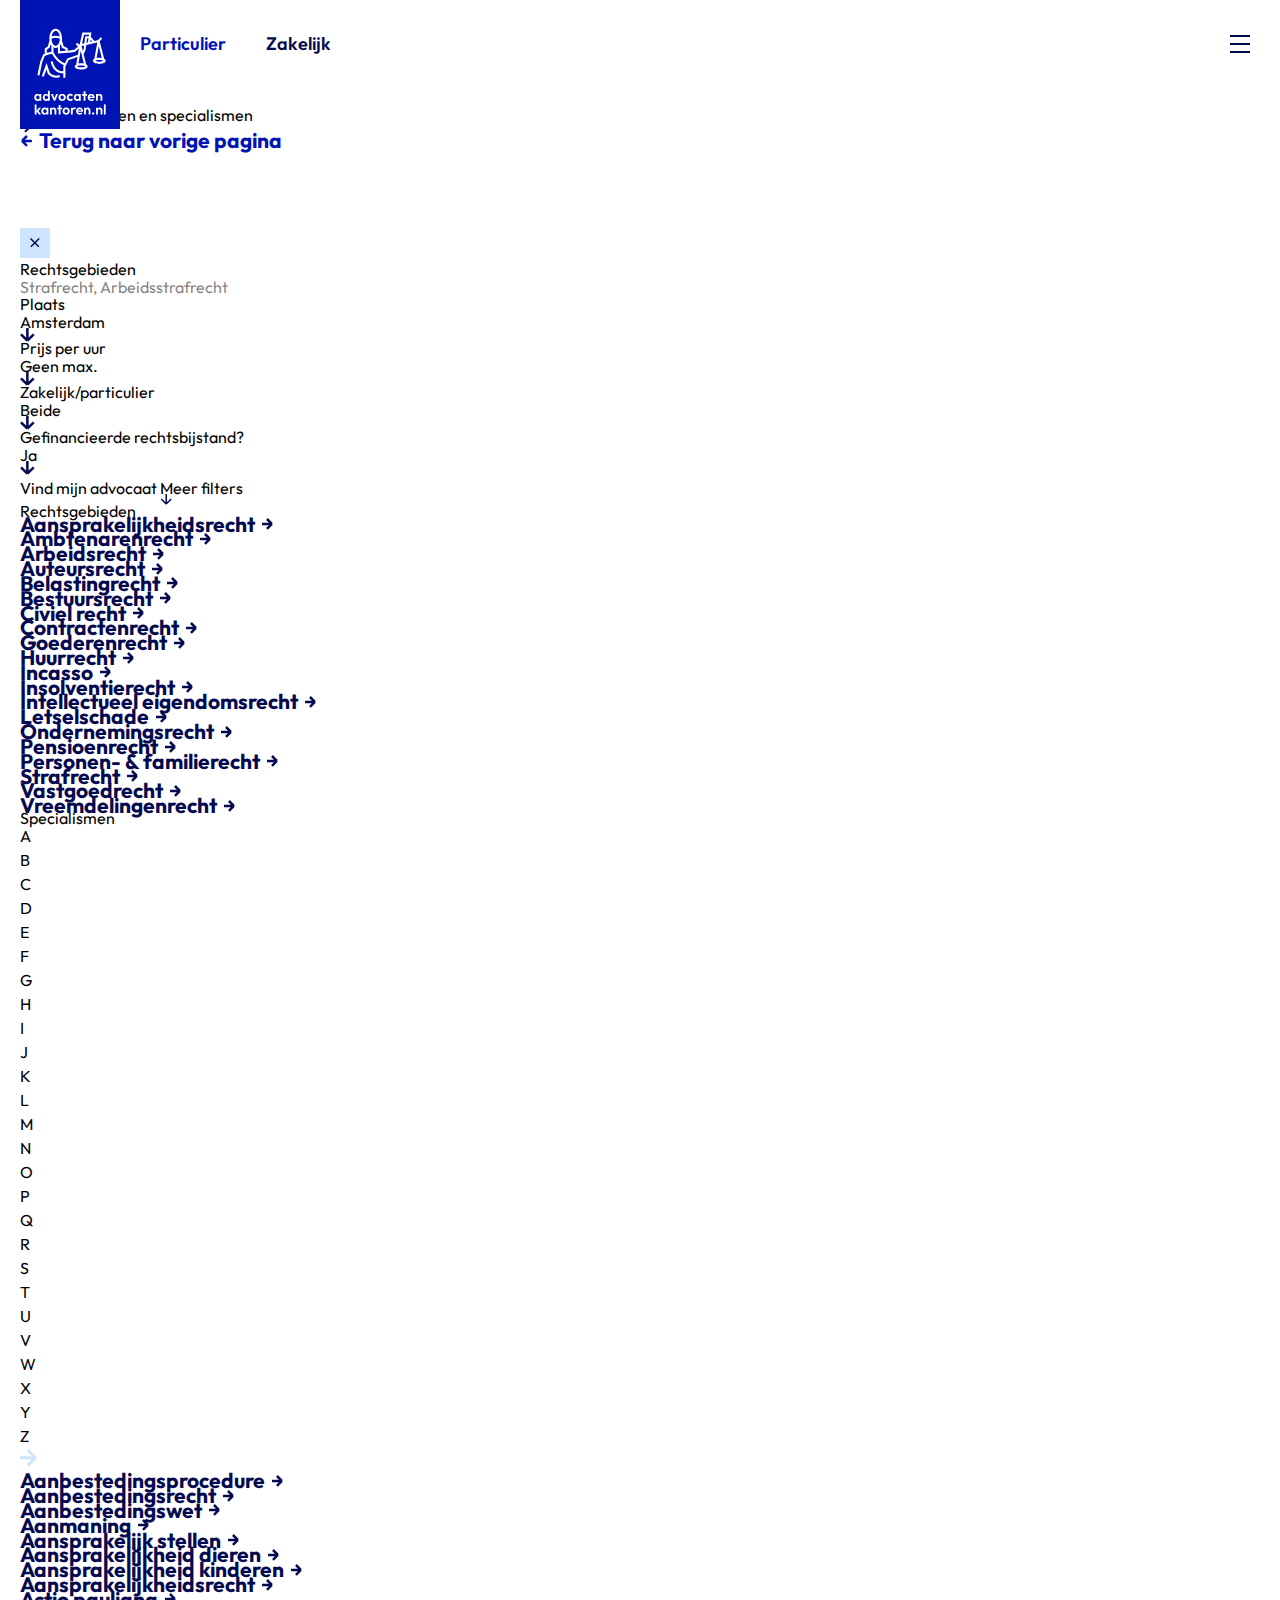
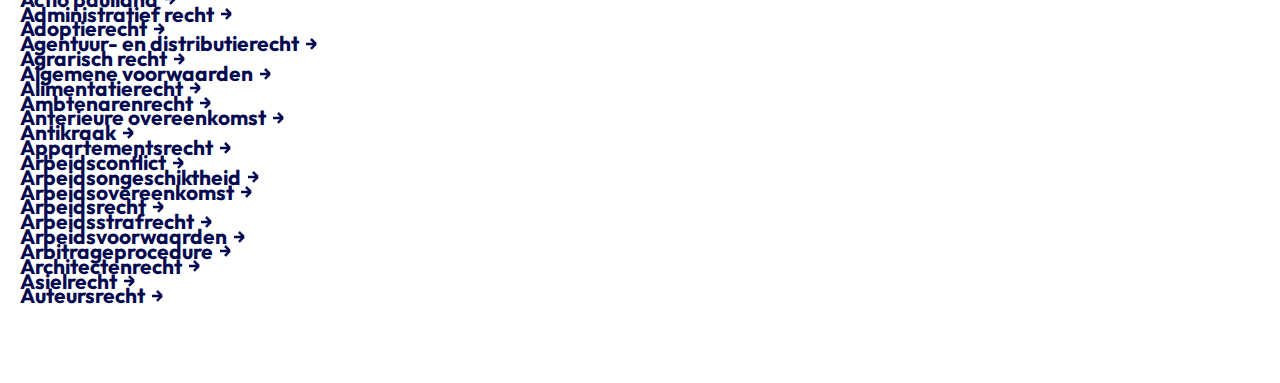
<file: laws.html>
<!DOCTYPE html>
<html lang="en">
	<head>
		<meta charset="UTF-8" />
		<meta name="viewport" content="width=device-width, initial-scale=1.0" />
		<title>RECHTSGEBIEDEN</title>
		<!-- Styles -->
		<link rel="stylesheet" href="./assets/css/main.css" />

		<!-- Fonts -->
		<link rel="preconnect" href="https://fonts.googleapis.com" />
		<link rel="preconnect" href="https://fonts.gstatic.com" crossorigin />
		<link
			href="https://fonts.googleapis.com/css2?family=Outfit:wght@100..900&display=swap"
			rel="stylesheet"
		/>
	</head>
	<body>
		<!-- Header -->
		<header class="header">
			<div class="header__container">
				<!-- Logo -->
				<div class="container relative">
					<a href="#" class="logo">
						<img src="./assets/images/global/logo.svg" alt="logo" />
					</a>
				</div>

				<!-- [DESKTOP] Top Menu & Main Menu -->
				<div class="header__menus">
					<!-- Top Menu Container -->
					<div class="top__menu-wrapper">
						<div class="top__menu-container">
							<!-- Bussiness Type -->
							<nav role="menu" class="bussiness__type">
								<ul class="bussiness__type-list">
									<li>
										<a href="" class="bussiness__type-link active"><p>Particulier</p></a>
									</li>
									<li>
										<a href="" class="bussiness__type-link"><p>Zakelijk</p></a>
									</li>
								</ul>
							</nav>
							<nav role="menu" class="top__menu">
								<ul class="top__menu-list">
									<li>
										<a href="#" class="top__menu-link">
											<p>Home</p>
											<svg
												xmlns="http://www.w3.org/2000/svg"
												width="10"
												height="10"
												viewBox="0 0 10 10"
												fill="none"
											>
												<path d="M1 9L9 1" stroke="#050A50" stroke-width="1.5" />
												<path d="M1 1H9V9" stroke="#050A50" stroke-width="1.5" />
											</svg>
										</a>
									</li>
									<li>
										<a href="#" class="top__menu-link">
											<p>Kantoor aanmelden</p>
											<svg
												xmlns="http://www.w3.org/2000/svg"
												width="10"
												height="10"
												viewBox="0 0 10 10"
												fill="none"
											>
												<path d="M1 9L9 1" stroke="#050A50" stroke-width="1.5" />
												<path d="M1 1H9V9" stroke="#050A50" stroke-width="1.5" />
											</svg>
										</a>
									</li>
									<li>
										<a href="#" class="top__menu-link">
											<p>Over ons</p>
											<svg
												xmlns="http://www.w3.org/2000/svg"
												width="10"
												height="10"
												viewBox="0 0 10 10"
												fill="none"
											>
												<path d="M1 9L9 1" stroke="#050A50" stroke-width="1.5" />
												<path d="M1 1H9V9" stroke="#050A50" stroke-width="1.5" />
											</svg>
										</a>
									</li>
									<li>
										<a href="#" class="top__menu-link">
											<p>Veelgestelde vragen</p>
											<svg
												xmlns="http://www.w3.org/2000/svg"
												width="10"
												height="10"
												viewBox="0 0 10 10"
												fill="none"
											>
												<path d="M1 9L9 1" stroke="#050A50" stroke-width="1.5" />
												<path d="M1 1H9V9" stroke="#050A50" stroke-width="1.5" />
											</svg>
										</a>
									</li>
								</ul>
							</nav>

							<button class="burger__btn">
								<div class="burger__icon">
									<span></span>
								</div>
							</button>
						</div>
					</div>

					<!-- Main Menu Container -->
					<div class="main__menu-wrapper">
						<div class="main__menu-container">
							<nav role="menu" class="main__menu">
								<ul class="main__menu-list">
									<li class="main__menu-list--item">
										<a href="#" class="main__menu-link">
											<span>Arbeidsrecht</span>

											<nav class="submenu">
												<ul class="submenu__list">
													<li>
														<a href="#" class="submenu__link"><span>Arbeidsconflict</span></a>
													</li>
													<li>
														<a href="#" class="submenu__link">
															<span>Arbeidsongeschiktheid</span>
														</a>
													</li>
													<li>
														<a href="#" class="submenu__link">
															<span>Arbeidsovereenkomst</span>
														</a>
													</li>
													<li>
														<a href="#" class="submenu__link">
															<span>Arbeidsvoorwaarden</span>
														</a>
													</li>
													<li>
														<a href="#" class="submenu__link"><span>Ontslagrecht</span></a>
													</li>
												</ul>
											</nav>
										</a>
									</li>

									<li class="main__menu-list--item">
										<a href="#" class="main__menu-link">
											<span>Bestuursrecht</span>

											<nav class="submenu">
												<ul class="submenu__list">
													<li>
														<a href="#" class="submenu__link"><span>Arbeidsconflict</span></a>
													</li>
													<li>
														<a href="#" class="submenu__link">
															<span>Arbeidsongeschiktheid</span>
														</a>
													</li>
													<li>
														<a href="#" class="submenu__link">
															<span>Arbeidsovereenkomst</span>
														</a>
													</li>
													<li>
														<a href="#" class="submenu__link">
															<span>Arbeidsvoorwaarden</span>
														</a>
													</li>
													<li>
														<a href="#" class="submenu__link"><span>Ontslagrecht</span></a>
													</li>
												</ul>
											</nav>
										</a>
									</li>

									<li class="main__menu-list--item">
										<a href="#" class="main__menu-link">
											<span>Contractenrecht</span>

											<nav class="submenu">
												<ul class="submenu__list">
													<li>
														<a href="#" class="submenu__link"><span>Arbeidsconflict</span></a>
													</li>
													<li>
														<a href="#" class="submenu__link">
															<span>Arbeidsongeschiktheid</span>
														</a>
													</li>
													<li>
														<a href="#" class="submenu__link">
															<span>Arbeidsovereenkomst</span>
														</a>
													</li>
													<li>
														<a href="#" class="submenu__link">
															<span>Arbeidsvoorwaarden</span>
														</a>
													</li>
													<li>
														<a href="#" class="submenu__link"><span>Ontslagrecht</span></a>
													</li>
												</ul>
											</nav>
										</a>
									</li>
									<li class="main__menu-list--item">
										<a href="#" class="main__menu-link">
											<span>Echtscheiding</span>

											<nav class="submenu">
												<ul class="submenu__list">
													<li>
														<a href="#" class="submenu__link"><span>Arbeidsconflict</span></a>
													</li>
													<li>
														<a href="#" class="submenu__link">
															<span>Arbeidsongeschiktheid</span>
														</a>
													</li>
													<li>
														<a href="#" class="submenu__link">
															<span>Arbeidsovereenkomst</span>
														</a>
													</li>
													<li>
														<a href="#" class="submenu__link">
															<span>Arbeidsvoorwaarden</span>
														</a>
													</li>
													<li>
														<a href="#" class="submenu__link"><span>Ontslagrecht</span></a>
													</li>
												</ul>
											</nav>
										</a>
									</li>
									<li class="main__menu-list--item">
										<a href="#" class="main__menu-link">
											<span>Erfrecht</span>

											<nav class="submenu">
												<ul class="submenu__list">
													<li>
														<a href="#" class="submenu__link"><span>Arbeidsconflict</span></a>
													</li>
													<li>
														<a href="#" class="submenu__link">
															<span>Arbeidsongeschiktheid</span>
														</a>
													</li>
													<li>
														<a href="#" class="submenu__link">
															<span>Arbeidsovereenkomst</span>
														</a>
													</li>
													<li>
														<a href="#" class="submenu__link">
															<span>Arbeidsvoorwaarden</span>
														</a>
													</li>
													<li>
														<a href="#" class="submenu__link"><span>Ontslagrecht</span></a>
													</li>
												</ul>
											</nav>
										</a>
									</li>
									<li class="main__menu-list--item">
										<a href="#" class="main__menu-link">
											<span>Huurrecht</span>

											<nav class="submenu">
												<ul class="submenu__list">
													<li>
														<a href="#" class="submenu__link"><span>Arbeidsconflict</span></a>
													</li>
													<li>
														<a href="#" class="submenu__link">
															<span>Arbeidsongeschiktheid</span>
														</a>
													</li>
													<li>
														<a href="#" class="submenu__link">
															<span>Arbeidsovereenkomst</span>
														</a>
													</li>
													<li>
														<a href="#" class="submenu__link">
															<span>Arbeidsvoorwaarden</span>
														</a>
													</li>
													<li>
														<a href="#" class="submenu__link"><span>Ontslagrecht</span></a>
													</li>
												</ul>
											</nav>
										</a>
									</li>
									<li class="main__menu-list--item">
										<a href="#" class="main__menu-link">
											<span>Letselschade</span>

											<nav class="submenu">
												<ul class="submenu__list">
													<li>
														<a href="#" class="submenu__link"><span>Arbeidsconflict</span></a>
													</li>
													<li>
														<a href="#" class="submenu__link">
															<span>Arbeidsongeschiktheid</span>
														</a>
													</li>
													<li>
														<a href="#" class="submenu__link">
															<span>Arbeidsovereenkomst</span>
														</a>
													</li>
													<li>
														<a href="#" class="submenu__link">
															<span>Arbeidsvoorwaarden</span>
														</a>
													</li>
													<li>
														<a href="#" class="submenu__link"><span>Ontslagrecht</span></a>
													</li>
												</ul>
											</nav>
										</a>
									</li>
									<li class="main__menu-list--item">
										<a href="#" class="main__menu-link">
											<span>Personen- & Familierecht</span>

											<nav class="submenu">
												<ul class="submenu__list">
													<li>
														<a href="#" class="submenu__link"><span>Arbeidsconflict</span></a>
													</li>
													<li>
														<a href="#" class="submenu__link">
															<span>Arbeidsongeschiktheid</span>
														</a>
													</li>
													<li>
														<a href="#" class="submenu__link">
															<span>Arbeidsovereenkomst</span>
														</a>
													</li>
													<li>
														<a href="#" class="submenu__link">
															<span>Arbeidsvoorwaarden</span>
														</a>
													</li>
													<li>
														<a href="#" class="submenu__link"><span>Ontslagrecht</span></a>
													</li>
												</ul>
											</nav>
										</a>
									</li>
									<li class="main__menu-list--item">
										<a href="#" class="main__menu-link">
											<span>Strafrecht</span>

											<nav class="submenu">
												<ul class="submenu__list">
													<li>
														<a href="#" class="submenu__link"><span>Arbeidsconflict</span></a>
													</li>
													<li>
														<a href="#" class="submenu__link">
															<span>Arbeidsongeschiktheid</span>
														</a>
													</li>
													<li>
														<a href="#" class="submenu__link">
															<span>Arbeidsovereenkomst</span>
														</a>
													</li>
													<li>
														<a href="#" class="submenu__link">
															<span>Arbeidsvoorwaarden</span>
														</a>
													</li>
													<li>
														<a href="#" class="submenu__link"><span>Ontslagrecht</span></a>
													</li>
												</ul>
											</nav>
										</a>
									</li>
								</ul>
							</nav>
						</div>
					</div>
				</div>

				<!-- [MOBILE] Mobile Menu -->
				<div class="mobile__menu">
					<div class="mobile__menu-wrapper">
						<!-- Menu Accordion -->
						<div class="accordion mobile__menu-accordion">
							<!-- Menu Item -->
							<div class="accordion__item">
								<!-- Accrodion Trigger -->
								<button class="accordion__trigger">
									<p class="accordion__trigger-text">Arbeidsrecht</p>
									<!-- Icon -->
									<div class="accordion__trigger-icon">
										<span class="accordion__trigger-icon--line1"></span>
										<span class="accordion__trigger-icon--line2"></span>
									</div>
								</button>

								<!-- Accrodion Content -->
								<div class="accordion__content">
									<div class="overflow-hidden">
										<nav role="menu">
											<ul class="mobile__menu-list">
												<li>
													<a href="#" class="mobile__menu-link"><p>Arbeidsconflict</p></a>
												</li>
												<li>
													<a href="#" class="mobile__menu-link">
														<p>Arbeidsongeschiktheid</p>
													</a>
												</li>
												<li>
													<a href="#" class="mobile__menu-link">
														<p>Arbeidsovereenkomst</p>
													</a>
												</li>
												<li>
													<a href="#" class="mobile__menu-link"><p>Arbeidsvoorwaarden</p></a>
												</li>
												<li>
													<a href="#" class="mobile__menu-link"><p>Ontslagrecht</p></a>
												</li>
											</ul>
										</nav>
									</div>
								</div>
							</div>
							<!-- Menu Item -->
							<div class="accordion__item">
								<!-- Accrodion Trigger -->
								<button class="accordion__trigger">
									<p class="accordion__trigger-text">Bestuursrecht</p>
									<!-- Icon -->
									<div class="accordion__trigger-icon">
										<span class="accordion__trigger-icon--line1"></span>
										<span class="accordion__trigger-icon--line2"></span>
									</div>
								</button>

								<!-- Accrodion Content -->
								<div class="accordion__content">
									<div class="overflow-hidden">
										<nav role="menu">
											<ul class="mobile__menu-list">
												<li>
													<a href="#" class="mobile__menu-link"><p>Arbeidsconflict</p></a>
												</li>
												<li>
													<a href="#" class="mobile__menu-link">
														<p>Arbeidsongeschiktheid</p>
													</a>
												</li>
												<li>
													<a href="#" class="mobile__menu-link">
														<p>Arbeidsovereenkomst</p>
													</a>
												</li>
												<li>
													<a href="#" class="mobile__menu-link"><p>Arbeidsvoorwaarden</p></a>
												</li>
												<li>
													<a href="#" class="mobile__menu-link"><p>Ontslagrecht</p></a>
												</li>
											</ul>
										</nav>
									</div>
								</div>
							</div>
							<!-- Menu Item -->
							<div class="accordion__item">
								<!-- Accrodion Trigger -->
								<button class="accordion__trigger">
									<p class="accordion__trigger-text">Contractenrecht</p>
									<!-- Icon -->
									<div class="accordion__trigger-icon">
										<span class="accordion__trigger-icon--line1"></span>
										<span class="accordion__trigger-icon--line2"></span>
									</div>
								</button>

								<!-- Accrodion Content -->
								<div class="accordion__content">
									<div class="overflow-hidden">
										<nav role="menu">
											<ul class="mobile__menu-list">
												<li>
													<a href="#" class="mobile__menu-link"><p>Arbeidsconflict</p></a>
												</li>
												<li>
													<a href="#" class="mobile__menu-link">
														<p>Arbeidsongeschiktheid</p>
													</a>
												</li>
												<li>
													<a href="#" class="mobile__menu-link">
														<p>Arbeidsovereenkomst</p>
													</a>
												</li>
												<li>
													<a href="#" class="mobile__menu-link"><p>Arbeidsvoorwaarden</p></a>
												</li>
												<li>
													<a href="#" class="mobile__menu-link"><p>Ontslagrecht</p></a>
												</li>
											</ul>
										</nav>
									</div>
								</div>
							</div>
							<!-- Menu Item -->
							<div class="accordion__item">
								<!-- Accrodion Trigger -->
								<button class="accordion__trigger">
									<p class="accordion__trigger-text">Echtscheiding</p>
									<!-- Icon -->
									<div class="accordion__trigger-icon">
										<span class="accordion__trigger-icon--line1"></span>
										<span class="accordion__trigger-icon--line2"></span>
									</div>
								</button>

								<!-- Accrodion Content -->
								<div class="accordion__content">
									<div class="overflow-hidden">
										<nav role="menu">
											<ul class="mobile__menu-list">
												<li>
													<a href="#" class="mobile__menu-link"><p>Arbeidsconflict</p></a>
												</li>
												<li>
													<a href="#" class="mobile__menu-link">
														<p>Arbeidsongeschiktheid</p>
													</a>
												</li>
												<li>
													<a href="#" class="mobile__menu-link">
														<p>Arbeidsovereenkomst</p>
													</a>
												</li>
												<li>
													<a href="#" class="mobile__menu-link"><p>Arbeidsvoorwaarden</p></a>
												</li>
												<li>
													<a href="#" class="mobile__menu-link"><p>Ontslagrecht</p></a>
												</li>
											</ul>
										</nav>
									</div>
								</div>
							</div>
							<!-- Menu Item -->
							<div class="accordion__item">
								<!-- Accrodion Trigger -->
								<button class="accordion__trigger">
									<p class="accordion__trigger-text">Erfrecht</p>
									<!-- Icon -->
									<div class="accordion__trigger-icon">
										<span class="accordion__trigger-icon--line1"></span>
										<span class="accordion__trigger-icon--line2"></span>
									</div>
								</button>

								<!-- Accrodion Content -->
								<div class="accordion__content">
									<div class="overflow-hidden">
										<nav role="menu">
											<ul class="mobile__menu-list">
												<li>
													<a href="#" class="mobile__menu-link"><p>Arbeidsconflict</p></a>
												</li>
												<li>
													<a href="#" class="mobile__menu-link">
														<p>Arbeidsongeschiktheid</p>
													</a>
												</li>
												<li>
													<a href="#" class="mobile__menu-link">
														<p>Arbeidsovereenkomst</p>
													</a>
												</li>
												<li>
													<a href="#" class="mobile__menu-link"><p>Arbeidsvoorwaarden</p></a>
												</li>
												<li>
													<a href="#" class="mobile__menu-link"><p>Ontslagrecht</p></a>
												</li>
											</ul>
										</nav>
									</div>
								</div>
							</div>
							<!-- Menu Item -->
							<div class="accordion__item">
								<!-- Accrodion Trigger -->
								<button class="accordion__trigger">
									<p class="accordion__trigger-text">Huurrecht</p>
									<!-- Icon -->
									<div class="accordion__trigger-icon">
										<span class="accordion__trigger-icon--line1"></span>
										<span class="accordion__trigger-icon--line2"></span>
									</div>
								</button>

								<!-- Accrodion Content -->
								<div class="accordion__content">
									<div class="overflow-hidden">
										<nav role="menu">
											<ul class="mobile__menu-list">
												<li>
													<a href="#" class="mobile__menu-link"><p>Arbeidsconflict</p></a>
												</li>
												<li>
													<a href="#" class="mobile__menu-link">
														<p>Arbeidsongeschiktheid</p>
													</a>
												</li>
												<li>
													<a href="#" class="mobile__menu-link">
														<p>Arbeidsovereenkomst</p>
													</a>
												</li>
												<li>
													<a href="#" class="mobile__menu-link"><p>Arbeidsvoorwaarden</p></a>
												</li>
												<li>
													<a href="#" class="mobile__menu-link"><p>Ontslagrecht</p></a>
												</li>
											</ul>
										</nav>
									</div>
								</div>
							</div>
							<!-- Menu Item -->
							<div class="accordion__item">
								<!-- Accrodion Trigger -->
								<button class="accordion__trigger">
									<p class="accordion__trigger-text">Letselschade</p>
									<!-- Icon -->
									<div class="accordion__trigger-icon">
										<span class="accordion__trigger-icon--line1"></span>
										<span class="accordion__trigger-icon--line2"></span>
									</div>
								</button>

								<!-- Accrodion Content -->
								<div class="accordion__content">
									<div class="overflow-hidden">
										<nav role="menu">
											<ul class="mobile__menu-list">
												<li>
													<a href="#" class="mobile__menu-link"><p>Arbeidsconflict</p></a>
												</li>
												<li>
													<a href="#" class="mobile__menu-link">
														<p>Arbeidsongeschiktheid</p>
													</a>
												</li>
												<li>
													<a href="#" class="mobile__menu-link">
														<p>Arbeidsovereenkomst</p>
													</a>
												</li>
												<li>
													<a href="#" class="mobile__menu-link"><p>Arbeidsvoorwaarden</p></a>
												</li>
												<li>
													<a href="#" class="mobile__menu-link"><p>Ontslagrecht</p></a>
												</li>
											</ul>
										</nav>
									</div>
								</div>
							</div>
							<!-- Menu Item -->
							<div class="accordion__item">
								<!-- Accrodion Trigger -->
								<button class="accordion__trigger">
									<p class="accordion__trigger-text">Personen- & Familierecht</p>
									<!-- Icon -->
									<div class="accordion__trigger-icon">
										<span class="accordion__trigger-icon--line1"></span>
										<span class="accordion__trigger-icon--line2"></span>
									</div>
								</button>

								<!-- Accrodion Content -->
								<div class="accordion__content">
									<div class="overflow-hidden">
										<nav role="menu">
											<ul class="mobile__menu-list">
												<li>
													<a href="#" class="mobile__menu-link"><p>Arbeidsconflict</p></a>
												</li>
												<li>
													<a href="#" class="mobile__menu-link">
														<p>Arbeidsongeschiktheid</p>
													</a>
												</li>
												<li>
													<a href="#" class="mobile__menu-link">
														<p>Arbeidsovereenkomst</p>
													</a>
												</li>
												<li>
													<a href="#" class="mobile__menu-link"><p>Arbeidsvoorwaarden</p></a>
												</li>
												<li>
													<a href="#" class="mobile__menu-link"><p>Ontslagrecht</p></a>
												</li>
											</ul>
										</nav>
									</div>
								</div>
							</div>
							<!-- Menu Item -->
							<div class="accordion__item">
								<!-- Accrodion Trigger -->
								<button class="accordion__trigger">
									<p class="accordion__trigger-text">Strafrecht</p>
									<!-- Icon -->
									<div class="accordion__trigger-icon">
										<span class="accordion__trigger-icon--line1"></span>
										<span class="accordion__trigger-icon--line2"></span>
									</div>
								</button>

								<!-- Accrodion Content -->
								<div class="accordion__content">
									<div class="overflow-hidden">
										<nav role="menu">
											<ul class="mobile__menu-list">
												<li>
													<a href="#" class="mobile__menu-link"><p>Arbeidsconflict</p></a>
												</li>
												<li>
													<a href="#" class="mobile__menu-link">
														<p>Arbeidsongeschiktheid</p>
													</a>
												</li>
												<li>
													<a href="#" class="mobile__menu-link">
														<p>Arbeidsovereenkomst</p>
													</a>
												</li>
												<li>
													<a href="#" class="mobile__menu-link"><p>Arbeidsvoorwaarden</p></a>
												</li>
												<li>
													<a href="#" class="mobile__menu-link"><p>Ontslagrecht</p></a>
												</li>
											</ul>
										</nav>
									</div>
								</div>
							</div>
						</div>

						<!-- Submenu -->
						<div class="mobile__submenu-container">
							<p class="mobile__menu-title">Meer</p>

							<nav role="menu">
								<ul class="mobile__submenu">
									<li>
										<a href="/index.html" class="mobile__submenu-link">
											<p>Home</p>
											<svg
												xmlns="http://www.w3.org/2000/svg"
												width="9"
												height="9"
												viewBox="0 0 9 9"
												fill="none"
											>
												<path d="M1 8L7.5 1.5" stroke="#050A50" stroke-width="1.5" />
												<path d="M1 1.5H7.5V8" stroke="#050A50" stroke-width="1.5" />
											</svg>
										</a>
									</li>
									<li>
										<a href="#" class="mobile__submenu-link">
											<p>Over ons</p>
											<svg
												xmlns="http://www.w3.org/2000/svg"
												width="9"
												height="9"
												viewBox="0 0 9 9"
												fill="none"
											>
												<path d="M1 8L7.5 1.5" stroke="#050A50" stroke-width="1.5" />
												<path d="M1 1.5H7.5V8" stroke="#050A50" stroke-width="1.5" />
											</svg>
										</a>
									</li>
									<li>
										<a href="#" class="mobile__submenu-link">
											<p>Veelgestelde vragen</p>
											<svg
												xmlns="http://www.w3.org/2000/svg"
												width="9"
												height="9"
												viewBox="0 0 9 9"
												fill="none"
											>
												<path d="M1 8L7.5 1.5" stroke="#050A50" stroke-width="1.5" />
												<path d="M1 1.5H7.5V8" stroke="#050A50" stroke-width="1.5" />
											</svg>
										</a>
									</li>
								</ul>
							</nav>
						</div>

						<!-- CTA -->
						<div class="mobile__cta">
							<p class="mobile__menu-title">
								Staat uw kantoor nog niet op onze website? Word lid als advocaat,
								kantoor of ambassadeur
							</p>
							<a href="#" class="mobile__cta-link link">
								<p>Kantoor aanmelden</p>
								<svg
									xmlns="http://www.w3.org/2000/svg"
									width="7"
									height="8"
									viewBox="0 0 7 8"
									fill="none"
								>
									<path
										d="M2.82812 6.99688L5.65655 4.16845M5.65655 4.16845L2.82812 1.34003M5.65655 4.16845H-0.000302161"
										stroke="#0014B4"
										stroke-width="1.5"
									/>
								</svg>
							</a>
						</div>
					</div>
				</div>
			</div>
		</header>

		<main>
			<!-- Breadcrumbs -->
			<section class="section__breadcrumbs">
				<div class="container">
					<div class="breadcrumbs">
						<ul class="breadcrumbs__list">
							<li class="breadcrumbs__list-item">
								<a href="#" class="breadcrumbs__list-link">
									<p>Home</p>
									<img
										src="./assets/images/icons/breadcrumbs-arrow.svg"
										alt="arrow icon"
									/>
								</a>
							</li>

							<li class="breadcrumbs__list-item">
								<a href="#" class="breadcrumbs__list-link">
									<p>Rechtsgebieden en specialismen</p>
									<img
										src="./assets/images/icons/breadcrumbs-arrow.svg"
										alt="arrow icon"
									/>
								</a>
							</li>
						</ul>

						<a href="#" class="link breadcrumbs__back">
							<svg
								xmlns="http://www.w3.org/2000/svg"
								width="12"
								height="12"
								viewBox="0 0 12 12"
								fill="none"
							>
								<path
									d="M6.95312 0.999981L2.00338 5.94973M2.00338 5.94973L6.95312 10.8995M2.00338 5.94973L11.9029 5.94973"
									stroke="currentColor"
									stroke-width="2.5"
								/>
							</svg>
							<p>
								Terug
								<span>naar vorige pagina</span>
							</p>
						</a>
					</div>
				</div>
			</section>

			<!-- Laws -->
			<section class="section section__inner">
				<div class="container">
					<div class="inner__container">
						<!-- Filters -->
						<div class="inner__container-left laws-container">
							<form action="#" class="filters filters__laws">
								<!-- Close Filters -->
								<button class="filters-close" type="button">
									<svg
										xmlns="http://www.w3.org/2000/svg"
										width="30"
										height="30"
										viewBox="0 0 30 30"
										fill="none"
									>
										<rect width="30" height="30" fill="#CFE5FF" />
										<path
											fill-rule="evenodd"
											clip-rule="evenodd"
											d="M18.3064 19.3692L9.99793 11.0607L11.0586 10L19.3671 18.3085L18.3064 19.3692Z"
											fill="#050A50"
										/>
										<path
											fill-rule="evenodd"
											clip-rule="evenodd"
											d="M19.7207 11.0607L11.4122 19.3693L10.3516 18.3086L18.6601 10.0001L19.7207 11.0607Z"
											fill="#050A50"
										/>
									</svg>
								</button>
								<div class="filters__row">
									<label for="area" class="label autocomplete-label">
										<p>Rechtsgebieden</p>
										<input
											placeholder="Strafrecht, Arbeidsstrafrecht"
											class="input autocomplete-input autocomplete-input-area"
											type="text"
											name="area"
											id="area"
											autocomplete="off"
										/>
										<ul class="autocomplete-list"></ul>
									</label>
								</div>
								<div class="filters__group">
									<div class="filters__row filters__row-columns">
										<label for="city" class="label">
											<p>Plaats</p>
											<!-- [START] HTML Select  -->
											<div class="select relative">
												<button
													id="select-city"
													class="select__trigger without-icon select__small input"
													type="button"
												>
													<p id="selected-option-city" class="select__selected-option">
														Amsterdam
													</p>

													<div class="select__arrow">
														<svg
															xmlns="http://www.w3.org/2000/svg"
															width="15"
															height="15"
															viewBox="0 0 15 15"
															fill="none"
														>
															<path
																d="M1.00059 6.36401L7.36455 12.728M7.36455 12.728L13.7285 6.36401M7.36455 12.728V5.27501e-05"
																stroke="#050A50"
																stroke-width="2.5"
															/>
														</svg>
													</div>
												</button>
												<div id="options-city" class="select__options hidden">
													<ul class="select__options-list">
														<li>
															<button type="button" class="select__option">Amsterdam</button>
														</li>
														<li>
															<button type="button" class="select__option">Rotterdam</button>
														</li>
													</ul>
												</div>
											</div>
											<!-- [END] HTML Select  -->
										</label>
										<label for="price" class="label">
											<p>Prijs per uur</p>
											<!-- [START] HTML Select  -->
											<div class="select relative">
												<button
													id="select-price"
													class="select__trigger without-icon select__small input"
													type="button"
												>
													<p
														id="selected-option-price"
														class="select__selected-option gray-first"
													>
														Geen max.
													</p>

													<div class="select__arrow">
														<svg
															xmlns="http://www.w3.org/2000/svg"
															width="15"
															height="15"
															viewBox="0 0 15 15"
															fill="none"
														>
															<path
																d="M1.00059 6.36401L7.36455 12.728M7.36455 12.728L13.7285 6.36401M7.36455 12.728V5.27501e-05"
																stroke="#050A50"
																stroke-width="2.5"
															/>
														</svg>
													</div>
												</button>
												<div id="options-price" class="select__options hidden">
													<ul class="select__options-list">
														<li>
															<button type="button" class="select__option">Geen max.</button>
														</li>
														<li>
															<button type="button" class="select__option">Tot € 200</button>
														</li>
														<li>
															<button type="button" class="select__option">Tot € 300</button>
														</li>
														<li>
															<button type="button" class="select__option">Tot € 400</button>
														</li>
														<li>
															<button type="button" class="select__option">Tot € 500</button>
														</li>
													</ul>
												</div>
											</div>
											<!-- [END] HTML Select  -->
										</label>
									</div>

									<div class="filters__row">
										<label for="#" class="label">
											<p>Zakelijk/particulier</p>
											<!-- [START] HTML Select  -->
											<div class="select relative">
												<button
													id="select-type"
													class="select__trigger select__small input"
													type="button"
												>
													<p
														id="selected-option-type"
														class="select__selected-option gray-first"
													>
														Beide
													</p>

													<div class="select__arrow">
														<svg
															xmlns="http://www.w3.org/2000/svg"
															width="15"
															height="15"
															viewBox="0 0 15 15"
															fill="none"
														>
															<path
																d="M1.00059 6.36401L7.36455 12.728M7.36455 12.728L13.7285 6.36401M7.36455 12.728V5.27501e-05"
																stroke="#050A50"
																stroke-width="2.5"
															/>
														</svg>
													</div>
												</button>
												<div id="options-type" class="select__options hidden">
													<ul class="select__options-list">
														<li>
															<button type="button" class="select__option">Beide</button>
														</li>
														<li>
															<button type="button" class="select__option">Zakelijk</button>
														</li>
														<li>
															<button type="button" class="select__option">Particulier</button>
														</li>
													</ul>
												</div>
											</div>
											<!-- [END] HTML Select  -->
										</label>
									</div>
									<div class="filters__row">
										<label for="#" class="label">
											<p>Gefinancieerde rechtsbijstand?</p>
											<!-- [START] HTML Select  -->
											<div class="select relative">
												<button
													id="select-help"
													class="select__trigger select__small input"
													type="button"
												>
													<p
														id="selected-option-help"
														class="select__selected-option gray-first"
													>
														Ja
													</p>

													<div class="select__arrow">
														<svg
															xmlns="http://www.w3.org/2000/svg"
															width="15"
															height="15"
															viewBox="0 0 15 15"
															fill="none"
														>
															<path
																d="M1.00059 6.36401L7.36455 12.728M7.36455 12.728L13.7285 6.36401M7.36455 12.728V5.27501e-05"
																stroke="#050A50"
																stroke-width="2.5"
															/>
														</svg>
													</div>
												</button>
												<div id="options-help" class="select__options hidden">
													<ul class="select__options-list">
														<li>
															<button type="button" class="select__option">Ja</button>
														</li>
														<li>
															<button type="button" class="select__option">Nee</button>
														</li>
													</ul>
												</div>
											</div>
											<!-- [END] HTML Select  -->
										</label>
									</div>
								</div>
								<div class="filters__buttons">
									<button class="filters__btn btn btn-primary">
										<p>Vind mijn advocaat</p>
									</button>
									<button class="filters__more-btn" type="button">
										<p>Meer filters</p>
										<svg
											xmlns="http://www.w3.org/2000/svg"
											width="12"
											height="12"
											viewBox="0 0 12 12"
											fill="none"
										>
											<path
												d="M1.24113 5.07111L6.19088 10.0209M6.19088 10.0209L11.1406 5.07111M6.19088 10.0209V0.121359"
												stroke="#050A50"
												stroke-width="1.5"
											/>
										</svg>
									</button>
								</div>
							</form>
						</div>

						<!-- Laws -->
						<div class="laws__container">
							<div class="laws">
								<div class="laws__item p-inner">
									<p class="laws__item-title">Rechtsgebieden</p>
									<div class="laws__item-grid">
										<a href="#" class="link laws__item-link link-blue-200">
											<p>Aansprakelijkheidsrecht</p>

											<svg
												xmlns="http://www.w3.org/2000/svg"
												width="12"
												height="12"
												viewBox="0 0 12 12"
												fill="none"
											>
												<path
													d="M4.94922 10.8995L9.89897 5.94975M9.89897 5.94975L4.94922 1M9.89897 5.94975H-0.000528465"
													stroke="currentColor"
													stroke-width="2.5"
												/>
											</svg>
										</a>
										<a href="#" class="link laws__item-link link-blue-200">
											<p>Ambtenarenrecht</p>

											<svg
												xmlns="http://www.w3.org/2000/svg"
												width="12"
												height="12"
												viewBox="0 0 12 12"
												fill="none"
											>
												<path
													d="M4.94922 10.8995L9.89897 5.94975M9.89897 5.94975L4.94922 1M9.89897 5.94975H-0.000528465"
													stroke="currentColor"
													stroke-width="2.5"
												/>
											</svg>
										</a>
										<a href="#" class="link laws__item-link link-blue-200">
											<p>Arbeidsrecht</p>

											<svg
												xmlns="http://www.w3.org/2000/svg"
												width="12"
												height="12"
												viewBox="0 0 12 12"
												fill="none"
											>
												<path
													d="M4.94922 10.8995L9.89897 5.94975M9.89897 5.94975L4.94922 1M9.89897 5.94975H-0.000528465"
													stroke="currentColor"
													stroke-width="2.5"
												/>
											</svg>
										</a>
										<a href="#" class="link laws__item-link link-blue-200">
											<p>Auteursrecht</p>

											<svg
												xmlns="http://www.w3.org/2000/svg"
												width="12"
												height="12"
												viewBox="0 0 12 12"
												fill="none"
											>
												<path
													d="M4.94922 10.8995L9.89897 5.94975M9.89897 5.94975L4.94922 1M9.89897 5.94975H-0.000528465"
													stroke="currentColor"
													stroke-width="2.5"
												/>
											</svg>
										</a>
										<a href="#" class="link laws__item-link link-blue-200">
											<p>Belastingrecht</p>

											<svg
												xmlns="http://www.w3.org/2000/svg"
												width="12"
												height="12"
												viewBox="0 0 12 12"
												fill="none"
											>
												<path
													d="M4.94922 10.8995L9.89897 5.94975M9.89897 5.94975L4.94922 1M9.89897 5.94975H-0.000528465"
													stroke="currentColor"
													stroke-width="2.5"
												/>
											</svg>
										</a>
										<a href="#" class="link laws__item-link link-blue-200">
											<p>Bestuursrecht</p>

											<svg
												xmlns="http://www.w3.org/2000/svg"
												width="12"
												height="12"
												viewBox="0 0 12 12"
												fill="none"
											>
												<path
													d="M4.94922 10.8995L9.89897 5.94975M9.89897 5.94975L4.94922 1M9.89897 5.94975H-0.000528465"
													stroke="currentColor"
													stroke-width="2.5"
												/>
											</svg>
										</a>
										<a href="#" class="link laws__item-link link-blue-200">
											<p>Civiel recht</p>

											<svg
												xmlns="http://www.w3.org/2000/svg"
												width="12"
												height="12"
												viewBox="0 0 12 12"
												fill="none"
											>
												<path
													d="M4.94922 10.8995L9.89897 5.94975M9.89897 5.94975L4.94922 1M9.89897 5.94975H-0.000528465"
													stroke="currentColor"
													stroke-width="2.5"
												/>
											</svg>
										</a>
										<a href="#" class="link laws__item-link link-blue-200">
											<p>Contractenrecht</p>

											<svg
												xmlns="http://www.w3.org/2000/svg"
												width="12"
												height="12"
												viewBox="0 0 12 12"
												fill="none"
											>
												<path
													d="M4.94922 10.8995L9.89897 5.94975M9.89897 5.94975L4.94922 1M9.89897 5.94975H-0.000528465"
													stroke="currentColor"
													stroke-width="2.5"
												/>
											</svg>
										</a>
										<a href="#" class="link laws__item-link link-blue-200">
											<p>Goederenrecht</p>

											<svg
												xmlns="http://www.w3.org/2000/svg"
												width="12"
												height="12"
												viewBox="0 0 12 12"
												fill="none"
											>
												<path
													d="M4.94922 10.8995L9.89897 5.94975M9.89897 5.94975L4.94922 1M9.89897 5.94975H-0.000528465"
													stroke="currentColor"
													stroke-width="2.5"
												/>
											</svg>
										</a>
										<a href="#" class="link laws__item-link link-blue-200">
											<p>Huurrecht</p>

											<svg
												xmlns="http://www.w3.org/2000/svg"
												width="12"
												height="12"
												viewBox="0 0 12 12"
												fill="none"
											>
												<path
													d="M4.94922 10.8995L9.89897 5.94975M9.89897 5.94975L4.94922 1M9.89897 5.94975H-0.000528465"
													stroke="currentColor"
													stroke-width="2.5"
												/>
											</svg>
										</a>
										<a href="#" class="link laws__item-link link-blue-200">
											<p>Incasso</p>

											<svg
												xmlns="http://www.w3.org/2000/svg"
												width="12"
												height="12"
												viewBox="0 0 12 12"
												fill="none"
											>
												<path
													d="M4.94922 10.8995L9.89897 5.94975M9.89897 5.94975L4.94922 1M9.89897 5.94975H-0.000528465"
													stroke="currentColor"
													stroke-width="2.5"
												/>
											</svg>
										</a>
										<a href="#" class="link laws__item-link link-blue-200">
											<p>Insolventierecht</p>

											<svg
												xmlns="http://www.w3.org/2000/svg"
												width="12"
												height="12"
												viewBox="0 0 12 12"
												fill="none"
											>
												<path
													d="M4.94922 10.8995L9.89897 5.94975M9.89897 5.94975L4.94922 1M9.89897 5.94975H-0.000528465"
													stroke="currentColor"
													stroke-width="2.5"
												/>
											</svg>
										</a>
										<a href="#" class="link laws__item-link link-blue-200">
											<p>Intellectueel eigendomsrecht</p>

											<svg
												xmlns="http://www.w3.org/2000/svg"
												width="12"
												height="12"
												viewBox="0 0 12 12"
												fill="none"
											>
												<path
													d="M4.94922 10.8995L9.89897 5.94975M9.89897 5.94975L4.94922 1M9.89897 5.94975H-0.000528465"
													stroke="currentColor"
													stroke-width="2.5"
												/>
											</svg>
										</a>
										<a href="#" class="link laws__item-link link-blue-200">
											<p>Letselschade</p>

											<svg
												xmlns="http://www.w3.org/2000/svg"
												width="12"
												height="12"
												viewBox="0 0 12 12"
												fill="none"
											>
												<path
													d="M4.94922 10.8995L9.89897 5.94975M9.89897 5.94975L4.94922 1M9.89897 5.94975H-0.000528465"
													stroke="currentColor"
													stroke-width="2.5"
												/>
											</svg>
										</a>
										<a href="#" class="link laws__item-link link-blue-200">
											<p>Ondernemingsrecht</p>

											<svg
												xmlns="http://www.w3.org/2000/svg"
												width="12"
												height="12"
												viewBox="0 0 12 12"
												fill="none"
											>
												<path
													d="M4.94922 10.8995L9.89897 5.94975M9.89897 5.94975L4.94922 1M9.89897 5.94975H-0.000528465"
													stroke="currentColor"
													stroke-width="2.5"
												/>
											</svg>
										</a>
										<a href="#" class="link laws__item-link link-blue-200">
											<p>Pensioenrecht</p>

											<svg
												xmlns="http://www.w3.org/2000/svg"
												width="12"
												height="12"
												viewBox="0 0 12 12"
												fill="none"
											>
												<path
													d="M4.94922 10.8995L9.89897 5.94975M9.89897 5.94975L4.94922 1M9.89897 5.94975H-0.000528465"
													stroke="currentColor"
													stroke-width="2.5"
												/>
											</svg>
										</a>
										<a href="#" class="link laws__item-link link-blue-200">
											<p>Personen- & familierecht</p>

											<svg
												xmlns="http://www.w3.org/2000/svg"
												width="12"
												height="12"
												viewBox="0 0 12 12"
												fill="none"
											>
												<path
													d="M4.94922 10.8995L9.89897 5.94975M9.89897 5.94975L4.94922 1M9.89897 5.94975H-0.000528465"
													stroke="currentColor"
													stroke-width="2.5"
												/>
											</svg>
										</a>
										<a href="#" class="link laws__item-link link-blue-200">
											<p>Strafrecht</p>

											<svg
												xmlns="http://www.w3.org/2000/svg"
												width="12"
												height="12"
												viewBox="0 0 12 12"
												fill="none"
											>
												<path
													d="M4.94922 10.8995L9.89897 5.94975M9.89897 5.94975L4.94922 1M9.89897 5.94975H-0.000528465"
													stroke="currentColor"
													stroke-width="2.5"
												/>
											</svg>
										</a>
										<a href="#" class="link laws__item-link link-blue-200">
											<p>Vastgoedrecht</p>

											<svg
												xmlns="http://www.w3.org/2000/svg"
												width="12"
												height="12"
												viewBox="0 0 12 12"
												fill="none"
											>
												<path
													d="M4.94922 10.8995L9.89897 5.94975M9.89897 5.94975L4.94922 1M9.89897 5.94975H-0.000528465"
													stroke="currentColor"
													stroke-width="2.5"
												/>
											</svg>
										</a>
										<a href="#" class="link laws__item-link link-blue-200">
											<p>Vreemdelingenrecht</p>

											<svg
												xmlns="http://www.w3.org/2000/svg"
												width="12"
												height="12"
												viewBox="0 0 12 12"
												fill="none"
											>
												<path
													d="M4.94922 10.8995L9.89897 5.94975M9.89897 5.94975L4.94922 1M9.89897 5.94975H-0.000528465"
													stroke="currentColor"
													stroke-width="2.5"
												/>
											</svg>
										</a>
									</div>
								</div>

								<div class="laws__item p-inner">
									<p class="laws__item-title">Specialismen</p>
									<!-- Alphabet Pagination -->
									<ul class="pagination">
										<li class="pagination__item active">
											<button class="pagination__item-btn"><p>A</p></button>
										</li>
										<li class="pagination__item">
											<button class="pagination__item-btn"><p>B</p></button>
										</li>
										<li class="pagination__item">
											<button class="pagination__item-btn"><p>C</p></button>
										</li>
										<li class="pagination__item">
											<button class="pagination__item-btn"><p>D</p></button>
										</li>
										<li class="pagination__item">
											<button class="pagination__item-btn"><p>E</p></button>
										</li>
										<li class="pagination__item">
											<button class="pagination__item-btn"><p>F</p></button>
										</li>
										<li class="pagination__item">
											<button class="pagination__item-btn"><p>G</p></button>
										</li>
										<li class="pagination__item">
											<button class="pagination__item-btn"><p>H</p></button>
										</li>
										<li class="pagination__item">
											<button class="pagination__item-btn"><p>I</p></button>
										</li>
										<li class="pagination__item">
											<button class="pagination__item-btn"><p>J</p></button>
										</li>
										<li class="pagination__item">
											<button class="pagination__item-btn"><p>K</p></button>
										</li>
										<li class="pagination__item">
											<button class="pagination__item-btn"><p>L</p></button>
										</li>
										<li class="pagination__item">
											<button class="pagination__item-btn"><p>M</p></button>
										</li>
										<li class="pagination__item">
											<button class="pagination__item-btn"><p>N</p></button>
										</li>
										<li class="pagination__item">
											<button class="pagination__item-btn"><p>O</p></button>
										</li>
										<li class="pagination__item">
											<button class="pagination__item-btn"><p>P</p></button>
										</li>
										<li class="pagination__item">
											<button class="pagination__item-btn"><p>Q</p></button>
										</li>
										<li class="pagination__item">
											<button class="pagination__item-btn"><p>R</p></button>
										</li>
										<li class="pagination__item">
											<button class="pagination__item-btn"><p>S</p></button>
										</li>
										<li class="pagination__item">
											<button class="pagination__item-btn"><p>T</p></button>
										</li>
										<li class="pagination__item">
											<button class="pagination__item-btn"><p>U</p></button>
										</li>
										<li class="pagination__item">
											<button class="pagination__item-btn"><p>V</p></button>
										</li>
										<li class="pagination__item">
											<button class="pagination__item-btn"><p>W</p></button>
										</li>
										<li class="pagination__item">
											<button class="pagination__item-btn"><p>X</p></button>
										</li>
										<li class="pagination__item">
											<button class="pagination__item-btn"><p>Y</p></button>
										</li>
										<li class="pagination__item">
											<button class="pagination__item-btn"><p>Z</p></button>
										</li>
										<li class="pagination__item">
											<button class="pagination__item-btn">
												<svg
													xmlns="http://www.w3.org/2000/svg"
													width="18"
													height="19"
													viewBox="0 0 18 19"
													fill="none"
												>
													<path
														d="M7.77734 17.5056L15.5555 9.72739M15.5555 9.72739L7.77734 1.94922M15.5555 9.72739H-0.000830879"
														stroke="#CFE5FF"
														stroke-width="3"
													/>
												</svg>
											</button>
										</li>
									</ul>

									<div class="laws__item-grid">
										<a href="#" class="link laws__item-link link-blue-200">
											<p>Aanbestedingsprocedure</p>

											<svg
												xmlns="http://www.w3.org/2000/svg"
												width="12"
												height="12"
												viewBox="0 0 12 12"
												fill="none"
											>
												<path
													d="M4.94922 10.8995L9.89897 5.94975M9.89897 5.94975L4.94922 1M9.89897 5.94975H-0.000528465"
													stroke="currentColor"
													stroke-width="2.5"
												/>
											</svg>
										</a>
										<a href="#" class="link laws__item-link link-blue-200">
											<p>Aanbestedingsrecht</p>

											<svg
												xmlns="http://www.w3.org/2000/svg"
												width="12"
												height="12"
												viewBox="0 0 12 12"
												fill="none"
											>
												<path
													d="M4.94922 10.8995L9.89897 5.94975M9.89897 5.94975L4.94922 1M9.89897 5.94975H-0.000528465"
													stroke="currentColor"
													stroke-width="2.5"
												/>
											</svg>
										</a>
										<a href="#" class="link laws__item-link link-blue-200">
											<p>Aanbestedingswet</p>

											<svg
												xmlns="http://www.w3.org/2000/svg"
												width="12"
												height="12"
												viewBox="0 0 12 12"
												fill="none"
											>
												<path
													d="M4.94922 10.8995L9.89897 5.94975M9.89897 5.94975L4.94922 1M9.89897 5.94975H-0.000528465"
													stroke="currentColor"
													stroke-width="2.5"
												/>
											</svg>
										</a>
										<a href="#" class="link laws__item-link link-blue-200">
											<p>Aanmaning</p>

											<svg
												xmlns="http://www.w3.org/2000/svg"
												width="12"
												height="12"
												viewBox="0 0 12 12"
												fill="none"
											>
												<path
													d="M4.94922 10.8995L9.89897 5.94975M9.89897 5.94975L4.94922 1M9.89897 5.94975H-0.000528465"
													stroke="currentColor"
													stroke-width="2.5"
												/>
											</svg>
										</a>
										<a href="#" class="link laws__item-link link-blue-200">
											<p>Aansprakelijk stellen</p>

											<svg
												xmlns="http://www.w3.org/2000/svg"
												width="12"
												height="12"
												viewBox="0 0 12 12"
												fill="none"
											>
												<path
													d="M4.94922 10.8995L9.89897 5.94975M9.89897 5.94975L4.94922 1M9.89897 5.94975H-0.000528465"
													stroke="currentColor"
													stroke-width="2.5"
												/>
											</svg>
										</a>
										<a href="#" class="link laws__item-link link-blue-200">
											<p>Aansprakelijkheid dieren</p>

											<svg
												xmlns="http://www.w3.org/2000/svg"
												width="12"
												height="12"
												viewBox="0 0 12 12"
												fill="none"
											>
												<path
													d="M4.94922 10.8995L9.89897 5.94975M9.89897 5.94975L4.94922 1M9.89897 5.94975H-0.000528465"
													stroke="currentColor"
													stroke-width="2.5"
												/>
											</svg>
										</a>
										<a href="#" class="link laws__item-link link-blue-200">
											<p>Aansprakelijkheid kinderen</p>

											<svg
												xmlns="http://www.w3.org/2000/svg"
												width="12"
												height="12"
												viewBox="0 0 12 12"
												fill="none"
											>
												<path
													d="M4.94922 10.8995L9.89897 5.94975M9.89897 5.94975L4.94922 1M9.89897 5.94975H-0.000528465"
													stroke="currentColor"
													stroke-width="2.5"
												/>
											</svg>
										</a>
										<a href="#" class="link laws__item-link link-blue-200">
											<p>Aansprakelijkheidsrecht</p>

											<svg
												xmlns="http://www.w3.org/2000/svg"
												width="12"
												height="12"
												viewBox="0 0 12 12"
												fill="none"
											>
												<path
													d="M4.94922 10.8995L9.89897 5.94975M9.89897 5.94975L4.94922 1M9.89897 5.94975H-0.000528465"
													stroke="currentColor"
													stroke-width="2.5"
												/>
											</svg>
										</a>
										<a href="#" class="link laws__item-link link-blue-200">
											<p>Actio pauliana</p>

											<svg
												xmlns="http://www.w3.org/2000/svg"
												width="12"
												height="12"
												viewBox="0 0 12 12"
												fill="none"
											>
												<path
													d="M4.94922 10.8995L9.89897 5.94975M9.89897 5.94975L4.94922 1M9.89897 5.94975H-0.000528465"
													stroke="currentColor"
													stroke-width="2.5"
												/>
											</svg>
										</a>
										<a href="#" class="link laws__item-link link-blue-200">
											<p>Administratief recht</p>

											<svg
												xmlns="http://www.w3.org/2000/svg"
												width="12"
												height="12"
												viewBox="0 0 12 12"
												fill="none"
											>
												<path
													d="M4.94922 10.8995L9.89897 5.94975M9.89897 5.94975L4.94922 1M9.89897 5.94975H-0.000528465"
													stroke="currentColor"
													stroke-width="2.5"
												/>
											</svg>
										</a>
										<a href="#" class="link laws__item-link link-blue-200">
											<p>Adoptierecht</p>

											<svg
												xmlns="http://www.w3.org/2000/svg"
												width="12"
												height="12"
												viewBox="0 0 12 12"
												fill="none"
											>
												<path
													d="M4.94922 10.8995L9.89897 5.94975M9.89897 5.94975L4.94922 1M9.89897 5.94975H-0.000528465"
													stroke="currentColor"
													stroke-width="2.5"
												/>
											</svg>
										</a>
										<a href="#" class="link laws__item-link link-blue-200">
											<p>Agentuur- en distributierecht</p>

											<svg
												xmlns="http://www.w3.org/2000/svg"
												width="12"
												height="12"
												viewBox="0 0 12 12"
												fill="none"
											>
												<path
													d="M4.94922 10.8995L9.89897 5.94975M9.89897 5.94975L4.94922 1M9.89897 5.94975H-0.000528465"
													stroke="currentColor"
													stroke-width="2.5"
												/>
											</svg>
										</a>
										<a href="#" class="link laws__item-link link-blue-200">
											<p>Agrarisch recht</p>

											<svg
												xmlns="http://www.w3.org/2000/svg"
												width="12"
												height="12"
												viewBox="0 0 12 12"
												fill="none"
											>
												<path
													d="M4.94922 10.8995L9.89897 5.94975M9.89897 5.94975L4.94922 1M9.89897 5.94975H-0.000528465"
													stroke="currentColor"
													stroke-width="2.5"
												/>
											</svg>
										</a>
										<a href="#" class="link laws__item-link link-blue-200">
											<p>Algemene voorwaarden</p>

											<svg
												xmlns="http://www.w3.org/2000/svg"
												width="12"
												height="12"
												viewBox="0 0 12 12"
												fill="none"
											>
												<path
													d="M4.94922 10.8995L9.89897 5.94975M9.89897 5.94975L4.94922 1M9.89897 5.94975H-0.000528465"
													stroke="currentColor"
													stroke-width="2.5"
												/>
											</svg>
										</a>
										<a href="#" class="link laws__item-link link-blue-200">
											<p>Alimentatierecht</p>

											<svg
												xmlns="http://www.w3.org/2000/svg"
												width="12"
												height="12"
												viewBox="0 0 12 12"
												fill="none"
											>
												<path
													d="M4.94922 10.8995L9.89897 5.94975M9.89897 5.94975L4.94922 1M9.89897 5.94975H-0.000528465"
													stroke="currentColor"
													stroke-width="2.5"
												/>
											</svg>
										</a>
										<a href="#" class="link laws__item-link link-blue-200">
											<p>Ambtenarenrecht</p>

											<svg
												xmlns="http://www.w3.org/2000/svg"
												width="12"
												height="12"
												viewBox="0 0 12 12"
												fill="none"
											>
												<path
													d="M4.94922 10.8995L9.89897 5.94975M9.89897 5.94975L4.94922 1M9.89897 5.94975H-0.000528465"
													stroke="currentColor"
													stroke-width="2.5"
												/>
											</svg>
										</a>
										<a href="#" class="link laws__item-link link-blue-200">
											<p>Anterieure overeenkomst</p>

											<svg
												xmlns="http://www.w3.org/2000/svg"
												width="12"
												height="12"
												viewBox="0 0 12 12"
												fill="none"
											>
												<path
													d="M4.94922 10.8995L9.89897 5.94975M9.89897 5.94975L4.94922 1M9.89897 5.94975H-0.000528465"
													stroke="currentColor"
													stroke-width="2.5"
												/>
											</svg>
										</a>
										<a href="#" class="link laws__item-link link-blue-200">
											<p>Antikraak</p>

											<svg
												xmlns="http://www.w3.org/2000/svg"
												width="12"
												height="12"
												viewBox="0 0 12 12"
												fill="none"
											>
												<path
													d="M4.94922 10.8995L9.89897 5.94975M9.89897 5.94975L4.94922 1M9.89897 5.94975H-0.000528465"
													stroke="currentColor"
													stroke-width="2.5"
												/>
											</svg>
										</a>
										<a href="#" class="link laws__item-link link-blue-200">
											<p>Appartementsrecht</p>

											<svg
												xmlns="http://www.w3.org/2000/svg"
												width="12"
												height="12"
												viewBox="0 0 12 12"
												fill="none"
											>
												<path
													d="M4.94922 10.8995L9.89897 5.94975M9.89897 5.94975L4.94922 1M9.89897 5.94975H-0.000528465"
													stroke="currentColor"
													stroke-width="2.5"
												/>
											</svg>
										</a>
										<a href="#" class="link laws__item-link link-blue-200">
											<p>Arbeidsconflict</p>

											<svg
												xmlns="http://www.w3.org/2000/svg"
												width="12"
												height="12"
												viewBox="0 0 12 12"
												fill="none"
											>
												<path
													d="M4.94922 10.8995L9.89897 5.94975M9.89897 5.94975L4.94922 1M9.89897 5.94975H-0.000528465"
													stroke="currentColor"
													stroke-width="2.5"
												/>
											</svg>
										</a>
										<a href="#" class="link laws__item-link link-blue-200">
											<p>Arbeidsongeschiktheid</p>

											<svg
												xmlns="http://www.w3.org/2000/svg"
												width="12"
												height="12"
												viewBox="0 0 12 12"
												fill="none"
											>
												<path
													d="M4.94922 10.8995L9.89897 5.94975M9.89897 5.94975L4.94922 1M9.89897 5.94975H-0.000528465"
													stroke="currentColor"
													stroke-width="2.5"
												/>
											</svg>
										</a>
										<a href="#" class="link laws__item-link link-blue-200">
											<p>Arbeidsovereenkomst</p>

											<svg
												xmlns="http://www.w3.org/2000/svg"
												width="12"
												height="12"
												viewBox="0 0 12 12"
												fill="none"
											>
												<path
													d="M4.94922 10.8995L9.89897 5.94975M9.89897 5.94975L4.94922 1M9.89897 5.94975H-0.000528465"
													stroke="currentColor"
													stroke-width="2.5"
												/>
											</svg>
										</a>
										<a href="#" class="link laws__item-link link-blue-200">
											<p>Arbeidsrecht</p>

											<svg
												xmlns="http://www.w3.org/2000/svg"
												width="12"
												height="12"
												viewBox="0 0 12 12"
												fill="none"
											>
												<path
													d="M4.94922 10.8995L9.89897 5.94975M9.89897 5.94975L4.94922 1M9.89897 5.94975H-0.000528465"
													stroke="currentColor"
													stroke-width="2.5"
												/>
											</svg>
										</a>
										<a href="#" class="link laws__item-link link-blue-200">
											<p>Arbeidsstrafrecht</p>

											<svg
												xmlns="http://www.w3.org/2000/svg"
												width="12"
												height="12"
												viewBox="0 0 12 12"
												fill="none"
											>
												<path
													d="M4.94922 10.8995L9.89897 5.94975M9.89897 5.94975L4.94922 1M9.89897 5.94975H-0.000528465"
													stroke="currentColor"
													stroke-width="2.5"
												/>
											</svg>
										</a>
										<a href="#" class="link laws__item-link link-blue-200">
											<p>Arbeidsvoorwaarden</p>

											<svg
												xmlns="http://www.w3.org/2000/svg"
												width="12"
												height="12"
												viewBox="0 0 12 12"
												fill="none"
											>
												<path
													d="M4.94922 10.8995L9.89897 5.94975M9.89897 5.94975L4.94922 1M9.89897 5.94975H-0.000528465"
													stroke="currentColor"
													stroke-width="2.5"
												/>
											</svg>
										</a>
										<a href="#" class="link laws__item-link link-blue-200">
											<p>Arbitrageprocedure</p>

											<svg
												xmlns="http://www.w3.org/2000/svg"
												width="12"
												height="12"
												viewBox="0 0 12 12"
												fill="none"
											>
												<path
													d="M4.94922 10.8995L9.89897 5.94975M9.89897 5.94975L4.94922 1M9.89897 5.94975H-0.000528465"
													stroke="currentColor"
													stroke-width="2.5"
												/>
											</svg>
										</a>
										<a href="#" class="link laws__item-link link-blue-200">
											<p>Architectenrecht</p>

											<svg
												xmlns="http://www.w3.org/2000/svg"
												width="12"
												height="12"
												viewBox="0 0 12 12"
												fill="none"
											>
												<path
													d="M4.94922 10.8995L9.89897 5.94975M9.89897 5.94975L4.94922 1M9.89897 5.94975H-0.000528465"
													stroke="currentColor"
													stroke-width="2.5"
												/>
											</svg>
										</a>
										<a href="#" class="link laws__item-link link-blue-200">
											<p>Asielrecht</p>

											<svg
												xmlns="http://www.w3.org/2000/svg"
												width="12"
												height="12"
												viewBox="0 0 12 12"
												fill="none"
											>
												<path
													d="M4.94922 10.8995L9.89897 5.94975M9.89897 5.94975L4.94922 1M9.89897 5.94975H-0.000528465"
													stroke="currentColor"
													stroke-width="2.5"
												/>
											</svg>
										</a>
										<a href="#" class="link laws__item-link link-blue-200">
											<p>Auteursrecht</p>

											<svg
												xmlns="http://www.w3.org/2000/svg"
												width="12"
												height="12"
												viewBox="0 0 12 12"
												fill="none"
											>
												<path
													d="M4.94922 10.8995L9.89897 5.94975M9.89897 5.94975L4.94922 1M9.89897 5.94975H-0.000528465"
													stroke="currentColor"
													stroke-width="2.5"
												/>
											</svg>
										</a>
									</div>
								</div>
							</div>
						</div>
					</div>
				</div>
			</section>
		</main>

		<!-- Footer -->
		<footer>
			<!-- Footer Top -->
			<div class="bg-blue-200">
				<div class="container">
					<div class="footer top__footer">
						<div class="footer__item">
							<p class="footer__title">Wie zijn wij?</p>
							<ul class="footer__list">
								<li class="footer__list--item">
									<a href="#" class="footer__link link link-blue-80">
										<span>Over ons</span>
										<svg
											xmlns="http://www.w3.org/2000/svg"
											width="12"
											height="12"
											viewBox="0 0 12 12"
											fill="none"
										>
											<path
												d="M4.94922 10.8995L9.89897 5.94975M9.89897 5.94975L4.94922 1M9.89897 5.94975H-0.000528465"
												stroke="currentColor"
												stroke-width="2.5"
											/>
										</svg>
									</a>
								</li>
								<li class="footer__list--item">
									<a href="#" class="footer__link link link-blue-80">
										<span>Bedrijfsinformatie</span>
										<svg
											xmlns="http://www.w3.org/2000/svg"
											width="12"
											height="12"
											viewBox="0 0 12 12"
											fill="none"
										>
											<path
												d="M4.94922 10.8995L9.89897 5.94975M9.89897 5.94975L4.94922 1M9.89897 5.94975H-0.000528465"
												stroke="currentColor"
												stroke-width="2.5"
											/>
										</svg>
									</a>
								</li>
								<li class="footer__list--item">
									<a href="#" class="footer__link link link-blue-80">
										<span>Werkwijze</span>
										<svg
											xmlns="http://www.w3.org/2000/svg"
											width="12"
											height="12"
											viewBox="0 0 12 12"
											fill="none"
										>
											<path
												d="M4.94922 10.8995L9.89897 5.94975M9.89897 5.94975L4.94922 1M9.89897 5.94975H-0.000528465"
												stroke="currentColor"
												stroke-width="2.5"
											/>
										</svg>
									</a>
								</li>
							</ul>
						</div>
						<div class="footer__item">
							<p class="footer__title">Klantenservice</p>
							<ul class="footer__list">
								<li class="footer__list--item">
									<a href="#" class="footer__link link link-blue-80">
										<span>Wijzigen & annuleren</span>
										<svg
											xmlns="http://www.w3.org/2000/svg"
											width="12"
											height="12"
											viewBox="0 0 12 12"
											fill="none"
										>
											<path
												d="M4.94922 10.8995L9.89897 5.94975M9.89897 5.94975L4.94922 1M9.89897 5.94975H-0.000528465"
												stroke="currentColor"
												stroke-width="2.5"
											/>
										</svg>
									</a>
								</li>
								<li class="footer__list--item">
									<a href="#" class="footer__link link link-blue-80">
										<span>Prijzen & betalen</span>
										<svg
											xmlns="http://www.w3.org/2000/svg"
											width="12"
											height="12"
											viewBox="0 0 12 12"
											fill="none"
										>
											<path
												d="M4.94922 10.8995L9.89897 5.94975M9.89897 5.94975L4.94922 1M9.89897 5.94975H-0.000528465"
												stroke="currentColor"
												stroke-width="2.5"
											/>
										</svg>
									</a>
								</li>
								<li class="footer__list--item">
									<a href="#" class="footer__link link link-blue-80">
										<span>Veelgestelde vragen</span>
										<svg
											xmlns="http://www.w3.org/2000/svg"
											width="12"
											height="12"
											viewBox="0 0 12 12"
											fill="none"
										>
											<path
												d="M4.94922 10.8995L9.89897 5.94975M9.89897 5.94975L4.94922 1M9.89897 5.94975H-0.000528465"
												stroke="currentColor"
												stroke-width="2.5"
											/>
										</svg>
									</a>
								</li>
							</ul>
						</div>
						<div class="footer__item">
							<p class="footer__title">Voor kantoren</p>
							<ul class="footer__list">
								<li class="footer__list--item">
									<a href="#" class="footer__link link link-blue-80">
										<span>Kantoor aanmelden</span>
										<svg
											xmlns="http://www.w3.org/2000/svg"
											width="12"
											height="12"
											viewBox="0 0 12 12"
											fill="none"
										>
											<path
												d="M4.94922 10.8995L9.89897 5.94975M9.89897 5.94975L4.94922 1M9.89897 5.94975H-0.000528465"
												stroke="currentColor"
												stroke-width="2.5"
											/>
										</svg>
									</a>
								</li>
								<li class="footer__list--item">
									<a href="#" class="footer__link link link-blue-80">
										<span>Juridische vacatures</span>
										<svg
											xmlns="http://www.w3.org/2000/svg"
											width="12"
											height="12"
											viewBox="0 0 12 12"
											fill="none"
										>
											<path
												d="M4.94922 10.8995L9.89897 5.94975M9.89897 5.94975L4.94922 1M9.89897 5.94975H-0.000528465"
												stroke="currentColor"
												stroke-width="2.5"
											/>
										</svg>
									</a>
								</li>
								<li class="footer__list--item">
									<a href="#" class="footer__link link link-blue-80">
										<span>Adverteren & pers</span>
										<svg
											xmlns="http://www.w3.org/2000/svg"
											width="12"
											height="12"
											viewBox="0 0 12 12"
											fill="none"
										>
											<path
												d="M4.94922 10.8995L9.89897 5.94975M9.89897 5.94975L4.94922 1M9.89897 5.94975H-0.000528465"
												stroke="currentColor"
												stroke-width="2.5"
											/>
										</svg>
									</a>
								</li>
							</ul>
						</div>
						<div class="footer__item">
							<p class="footer__title">Contact</p>
							<ul class="footer__list">
								<li class="footer__list--item">
									<a
										href="mailto:info@advocatenkantoren.nl"
										class="footer__link link link-blue-80"
									>
										<span>info@advocatenkantoren.nl</span>
										<svg
											xmlns="http://www.w3.org/2000/svg"
											width="12"
											height="12"
											viewBox="0 0 12 12"
											fill="none"
										>
											<path
												d="M4.94922 10.8995L9.89897 5.94975M9.89897 5.94975L4.94922 1M9.89897 5.94975H-0.000528465"
												stroke="currentColor"
												stroke-width="2.5"
											/>
										</svg>
									</a>
								</li>
							</ul>

							<ul class="footer__social">
								<li>
									<a class="footer__social-link" href="#">
										<svg
											class="x-icon"
											width="16"
											height="17"
											viewBox="0 0 16 17"
											fill="none"
											xmlns="http://www.w3.org/2000/svg"
										>
											<path
												d="M9.25858 7.25317L15.05 0.660645H13.6781L8.64728 6.38367L4.63214 0.660645H0L6.07301 9.3157L0 16.2281H1.37191L6.68119 10.1831L10.9224 16.2281H15.5545M1.86706 1.67376H3.9747L13.6771 15.2648H11.5689"
												fill="#A9CDFF"
											/>
										</svg>
									</a>
								</li>
								<li>
									<a class="footer__social-link" href="#">
										<svg
											class="f-icon"
											width="12"
											height="21"
											viewBox="0 0 12 21"
											fill="none"
											xmlns="http://www.w3.org/2000/svg"
										>
											<path
												d="M10.7992 11.3661L11.3677 7.72871H7.81323V5.36828C7.81323 4.37315 8.30977 3.40315 9.90172 3.40315H11.5177V0.306286C11.5177 0.306286 10.0512 0.0605469 8.64919 0.0605469C5.72194 0.0605469 3.80856 1.8027 3.80856 4.95649V7.72871H0.554688V11.3661H3.80856V20.1593H7.81323V11.3661H10.7992Z"
												fill="#A9CDFF"
											/>
										</svg>
									</a>
								</li>
								<li>
									<a class="footer__social-link" href="#">
										<svg
											class="g-icon"
											width="17"
											height="17"
											viewBox="0 0 17 17"
											fill="none"
											xmlns="http://www.w3.org/2000/svg"
										>
											<path
												d="M16.0504 8.6077C16.0504 13.0384 12.9665 16.1915 8.41227 16.1915C4.04581 16.1915 0.519531 12.7221 0.519531 8.42609C0.519531 4.13004 4.04581 0.660645 8.41227 0.660645C10.5382 0.660645 12.3268 1.42779 13.7049 2.69281L11.5566 4.72498C8.74644 2.05717 3.52068 4.06116 3.52068 8.42609C3.52068 11.1346 5.71983 13.3296 8.41227 13.3296C11.5375 13.3296 12.7087 11.1252 12.8933 9.98231H8.41227V7.31137H15.9263C15.9995 7.70903 16.0504 8.09104 16.0504 8.6077Z"
												fill="#A9CDFF"
											/>
										</svg>
									</a>
								</li>
								<li>
									<a class="footer__social-link" href="#">
										<svg
											class="y-icon"
											width="20"
											height="14"
											viewBox="0 0 20 14"
											fill="none"
											xmlns="http://www.w3.org/2000/svg"
										>
											<path
												d="M18.9842 2.51267C18.7618 1.67527 18.1065 1.01576 17.2745 0.79195C15.7665 0.385254 9.71952 0.385254 9.71952 0.385254C9.71952 0.385254 3.67255 0.385254 2.16449 0.79195C1.33251 1.0158 0.677254 1.67527 0.454857 2.51267C0.0507812 4.0305 0.0507812 7.19732 0.0507812 7.19732C0.0507812 7.19732 0.0507812 10.3641 0.454857 11.882C0.677254 12.7194 1.33251 13.3514 2.16449 13.5752C3.67255 13.9819 9.71952 13.9819 9.71952 13.9819C9.71952 13.9819 15.7665 13.9819 17.2745 13.5752C18.1065 13.3514 18.7618 12.7194 18.9842 11.882C19.3883 10.3641 19.3883 7.19732 19.3883 7.19732C19.3883 7.19732 19.3883 4.0305 18.9842 2.51267ZM7.74181 10.0725V4.32209L12.7959 7.19739L7.74181 10.0725Z"
												fill="#A9CDFF"
											/>
										</svg>
									</a>
								</li>
								<li>
									<a class="footer__social-link" href="#">
										<svg
											class="l-icon"
											width="15"
											height="17"
											viewBox="0 0 15 17"
											fill="none"
											xmlns="http://www.w3.org/2000/svg"
										>
											<path
												d="M3.65864 16.1915H0.628165V5.82235H3.65864V16.1915ZM2.14177 4.4079C1.17272 4.4079 0.386719 3.55507 0.386719 2.52543C0.386719 2.03086 0.571626 1.55654 0.900762 1.20683C1.2299 0.857113 1.6763 0.660645 2.14177 0.660645C2.60724 0.660645 3.05365 0.857113 3.38278 1.20683C3.71192 1.55654 3.89683 2.03086 3.89683 2.52543C3.89683 3.55507 3.1105 4.4079 2.14177 4.4079ZM15.0008 16.1915H11.9768V11.1439C11.9768 9.9409 11.954 8.39818 10.4012 8.39818C8.8256 8.39818 8.58415 9.70516 8.58415 11.0572V16.1915H5.55694V5.82235H8.46343V7.2368H8.50585C8.91043 6.42211 9.89873 5.56234 11.3732 5.56234C14.4402 5.56234 15.004 7.70829 15.004 10.4956V16.1915H15.0008Z"
												fill="#A9CDFF"
											/>
										</svg>
									</a>
								</li>
							</ul>
						</div>
					</div>
				</div>
			</div>
			<!-- Footer Bottom -->
			<div class="bg-blue-60">
				<div class="container">
					<div class="footer bottom__footer">
						<div class="footer__item">
							<p class="footer__title">Rechtsgebieden</p>
							<ul class="footer__list">
								<li class="footer__list--item">
									<a href="#" class="footer__link link link-blue-200">
										<span>Arbeidsrecht</span>
									</a>
								</li>
								<li class="footer__list--item">
									<a href="#" class="footer__link link link-blue-200">
										<span>Bestuursrecht</span>
									</a>
								</li>
								<li class="footer__list--item">
									<a href="#" class="footer__link link link-blue-200">
										<span>Bouwrecht</span>
									</a>
								</li>
								<li class="footer__list--item">
									<a href="#" class="footer__link link link-blue-200">
										<span>Burenrecht</span>
									</a>
								</li>
								<li class="footer__list--item">
									<a href="#" class="footer__link link link-blue-200">
										<span>Civiel recht</span>
									</a>
								</li>
								<li class="footer__list--item">
									<a href="#" class="footer__link link link-blue-200">
										<span>Contractenrecht</span>
									</a>
								</li>
								<li class="footer__list--item">
									<a href="#" class="footer__link link link-blue-200">
										<span>Dagvaarding</span>
									</a>
								</li>
								<li class="footer__list--item">
									<a href="#" class="footer__link link link-blue-200">
										<span>Echtscheidingsadvocaat</span>
									</a>
								</li>
								<li class="footer__list--item">
									<a href="#" class="footer__link link link-blue-200">
										<span>Erfrecht</span>
									</a>
								</li>
								<li class="footer__list--item">
									<a href="#" class="footer__link link link-blue-200">
										<span>Familierecht advocaat</span>
									</a>
								</li>
								<li class="footer__list--item">
									<a href="#" class="footer__link link link-blue-200">
										<span>Huurrecht</span>
									</a>
								</li>
							</ul>
						</div>
						<div class="footer__item footer__item-2">
							<p class="footer__title hidden__title">&nbsp;</p>
							<ul class="footer__list">
								<li class="footer__list--item">
									<a href="#" class="footer__link link link-blue-200">
										<span>Insolventierecht</span>
									</a>
								</li>
								<li class="footer__list--item">
									<a href="#" class="footer__link link link-blue-200">
										<span>Intellectueel eigendomsrecht</span>
									</a>
								</li>
								<li class="footer__list--item">
									<a href="#" class="footer__link link link-blue-200">
										<span>Letselschade advocaat</span>
									</a>
								</li>
								<li class="footer__list--item">
									<a href="#" class="footer__link link link-blue-200">
										<span>Naamswijziging</span>
									</a>
								</li>
								<li class="footer__list--item">
									<a href="#" class="footer__link link link-blue-200">
										<span>Ontslagrecht</span>
									</a>
								</li>
								<li class="footer__list--item">
									<a href="#" class="footer__link link link-blue-200">
										<span>Ondernemingsrecht</span>
									</a>
								</li>
								<li class="footer__list--item">
									<a href="#" class="footer__link link link-blue-200">
										<span>Ouderschapsplan</span>
									</a>
								</li>
								<li class="footer__list--item">
									<a href="#" class="footer__link link link-blue-200">
										<span>Scheiding aanvragen</span>
									</a>
								</li>
								<li class="footer__list--item">
									<a href="#" class="footer__link link link-blue-200">
										<span>Strafrechtadvocaat</span>
									</a>
								</li>
								<li class="footer__list--item">
									<a href="#" class="footer__link link link-blue-200">
										<span>Vastgoedrecht</span>
									</a>
								</li>
								<li class="footer__list--item">
									<a href="#" class="footer__link link link-blue-200">
										<span>Verbintenissenrecht</span>
									</a>
								</li>
							</ul>
						</div>
						<div class="footer__item footer__item-3">
							<p class="footer__title">Steden</p>
							<ul class="footer__list">
								<li class="footer__list--item">
									<a href="#" class="footer__link link link-blue-200">
										<span>Alkmaar</span>
									</a>
								</li>
								<li class="footer__list--item">
									<a href="#" class="footer__link link link-blue-200">
										<span>Almere</span>
									</a>
								</li>
								<li class="footer__list--item">
									<a href="#" class="footer__link link link-blue-200">
										<span>Amersfoort</span>
									</a>
								</li>
								<li class="footer__list--item">
									<a href="#" class="footer__link link link-blue-200">
										<span>Amsterdam</span>
									</a>
								</li>
								<li class="footer__list--item">
									<a href="#" class="footer__link link link-blue-200">
										<span>Apeldoorn</span>
									</a>
								</li>
								<li class="footer__list--item">
									<a href="#" class="footer__link link link-blue-200">
										<span>Arnhem</span>
									</a>
								</li>
								<li class="footer__list--item">
									<a href="#" class="footer__link link link-blue-200">
										<span>Breda</span>
									</a>
								</li>
								<li class="footer__list--item">
									<a href="#" class="footer__link link link-blue-200">
										<span>Den Bosch</span>
									</a>
								</li>
								<li class="footer__list--item">
									<a href="#" class="footer__link link link-blue-200">
										<span>Den Haag</span>
									</a>
								</li>
								<li class="footer__list--item">
									<a href="#" class="footer__link link link-blue-200">
										<span>Eindhoven</span>
									</a>
								</li>
								<li class="footer__list--item">
									<a href="#" class="footer__link link link-blue-200">
										<span>Enschede</span>
									</a>
								</li>
							</ul>
						</div>
						<div class="footer__item footer__item-4">
							<p class="footer__title hidden__title">&nbsp;</p>
							<ul class="footer__list">
								<li class="footer__list--item">
									<a href="#" class="footer__link link link-blue-200">
										<span>Groningen</span>
									</a>
								</li>
								<li class="footer__list--item">
									<a href="#" class="footer__link link link-blue-200">
										<span>Haarlem</span>
									</a>
								</li>
								<li class="footer__list--item">
									<a href="#" class="footer__link link link-blue-200">
										<span>Hoofddorp</span>
									</a>
								</li>
								<li class="footer__list--item">
									<a href="#" class="footer__link link link-blue-200">
										<span>Hilversum</span>
									</a>
								</li>
								<li class="footer__list--item">
									<a href="#" class="footer__link link link-blue-200">
										<span>Leeuwarden</span>
									</a>
								</li>
								<li class="footer__list--item">
									<a href="#" class="footer__link link link-blue-200">
										<span>Leiden</span>
									</a>
								</li>
								<li class="footer__list--item">
									<a href="#" class="footer__link link link-blue-200">
										<span>Maastricht</span>
									</a>
								</li>
								<li class="footer__list--item">
									<a href="#" class="footer__link link link-blue-200">
										<span>Nijmegen</span>
									</a>
								</li>
								<li class="footer__list--item">
									<a href="#" class="footer__link link link-blue-200">
										<span>Rotterdam</span>
									</a>
								</li>
								<li class="footer__list--item">
									<a href="#" class="footer__link link link-blue-200">
										<span>Tilburg</span>
									</a>
								</li>
								<li class="footer__list--item">
									<a href="#" class="footer__link link link-blue-200">
										<span>Utrecht</span>
									</a>
								</li>
							</ul>
						</div>
					</div>
				</div>
			</div>

			<div class="bg-blue-200">
				<div class="container">
					<div class="copy">
						<p class="copy__text">
							© 2025 - advocatenkantoren.nl - All rights reserverd
						</p>

						<ul class="copy__list">
							<li class="copy__list-item">
								<a href="#" class="copy__link link">
									<span>Disclaimer</span>
									<svg
										xmlns="http://www.w3.org/2000/svg"
										width="10"
										height="10"
										viewBox="0 0 10 10"
										fill="none"
									>
										<path d="M1 9L9 1" stroke="white" stroke-width="1.5" />
										<path d="M1 1H9V9" stroke="white" stroke-width="1.5" />
									</svg>
								</a>
							</li>
							<li class="copy__list-item">
								<a href="#" class="copy__link link">
									<span>Privacy</span>
									<svg
										xmlns="http://www.w3.org/2000/svg"
										width="10"
										height="10"
										viewBox="0 0 10 10"
										fill="none"
									>
										<path d="M1 9L9 1" stroke="white" stroke-width="1.5" />
										<path d="M1 1H9V9" stroke="white" stroke-width="1.5" />
									</svg>
								</a>
							</li>
							<li class="copy__list-item">
								<a href="#" class="copy__link link">
									<span>Algemene voorwaarden</span>
									<svg
										xmlns="http://www.w3.org/2000/svg"
										width="10"
										height="10"
										viewBox="0 0 10 10"
										fill="none"
									>
										<path d="M1 9L9 1" stroke="white" stroke-width="1.5" />
										<path d="M1 1H9V9" stroke="white" stroke-width="1.5" />
									</svg>
								</a>
							</li>
						</ul>
					</div>
				</div>
			</div>
		</footer>

		<!-- Scripts -->
		<script src="./assets/js/main.js"></script>
	</body>
</html>
</file>
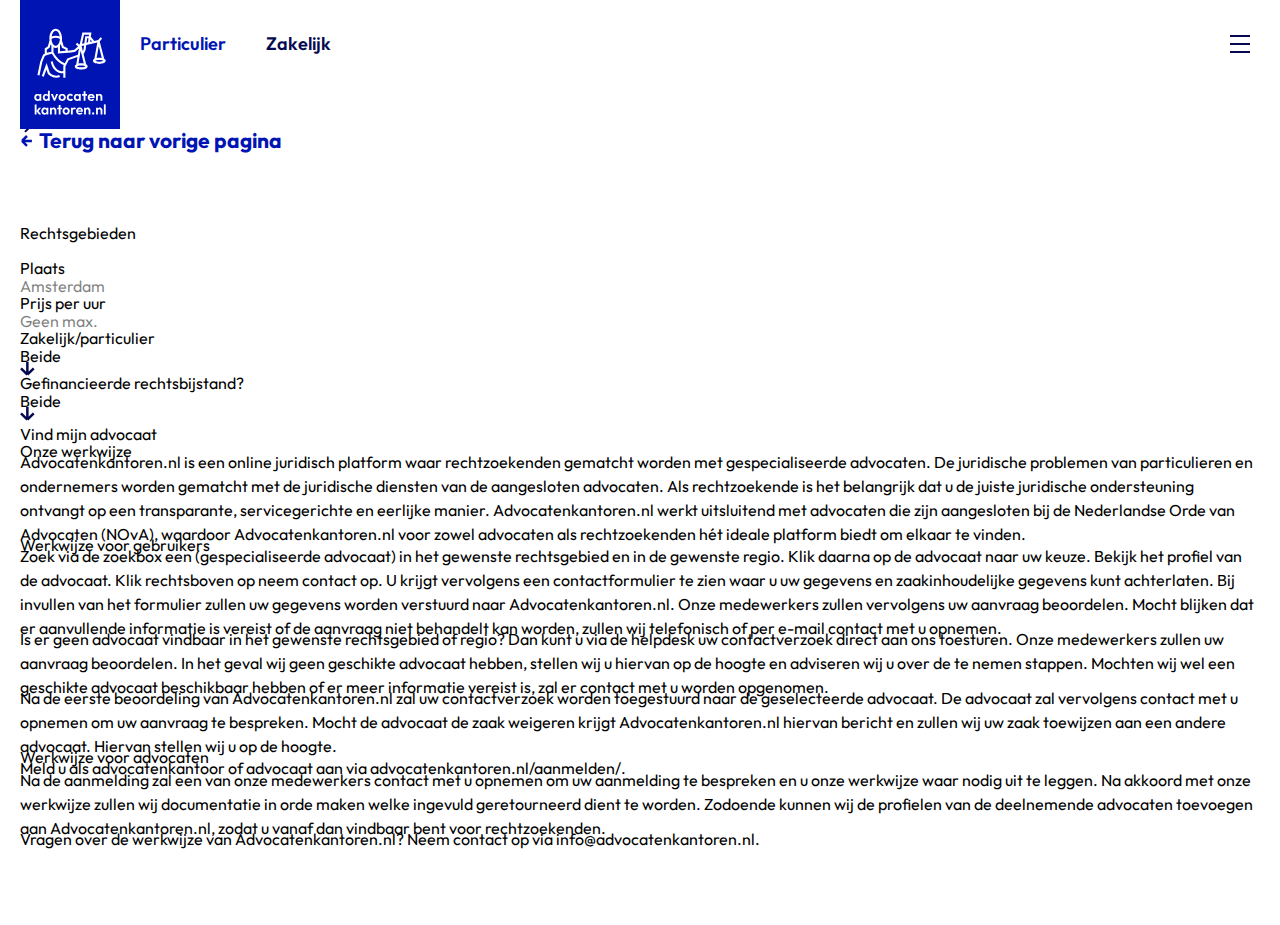
<file: method.html>
<!DOCTYPE html>
<html lang="en">
	<head>
		<meta charset="UTF-8" />
		<meta name="viewport" content="width=device-width, initial-scale=1.0" />
		<title>advocaten</title>
		<!-- Styles -->
		<link rel="stylesheet" href="./assets/css/main.css" />

		<!-- Fonts -->
		<link rel="preconnect" href="https://fonts.googleapis.com" />
		<link rel="preconnect" href="https://fonts.gstatic.com" crossorigin />
		<link
			href="https://fonts.googleapis.com/css2?family=Outfit:wght@100..900&display=swap"
			rel="stylesheet"
		/>
	</head>
	<body>
		<!-- Header -->
		<header class="header">
			<div class="header__container">
				<!-- Logo -->
				<div class="container relative">
					<a href="#" class="logo">
						<img src="./assets/images/global/logo.svg" alt="logo" />
					</a>
				</div>

				<!-- [DESKTOP] Top Menu & Main Menu -->
				<div class="header__menus">
					<!-- Top Menu Container -->
					<div class="top__menu-wrapper">
						<div class="top__menu-container">
							<!-- Bussiness Type -->
							<nav role="menu" class="bussiness__type">
								<ul class="bussiness__type-list">
									<li>
										<a href="" class="bussiness__type-link active"><p>Particulier</p></a>
									</li>
									<li>
										<a href="" class="bussiness__type-link"><p>Zakelijk</p></a>
									</li>
								</ul>
							</nav>
							<nav role="menu" class="top__menu">
								<ul class="top__menu-list">
									<li>
										<a href="#" class="top__menu-link">
											<p>Home</p>
											<img
												src="./assets/images/icons/top-menu-arrow.svg"
												alt="arrow icon"
											/>
										</a>
									</li>
									<li>
										<a href="#" class="top__menu-link">
											<p>Kantoor aanmelden</p>
											<img
												src="./assets/images/icons/top-menu-arrow.svg"
												alt="arrow icon"
											/>
										</a>
									</li>
									<li>
										<a href="#" class="top__menu-link">
											<p>Over ons</p>
											<img
												src="./assets/images/icons/top-menu-arrow.svg"
												alt="arrow icon"
											/>
										</a>
									</li>
									<li>
										<a href="#" class="top__menu-link">
											<p>Veelgestelde vragen</p>
											<img
												src="./assets/images/icons/top-menu-arrow.svg"
												alt="arrow icon"
											/>
										</a>
									</li>
								</ul>
							</nav>

							<button class="burger__btn">
								<div class="burger__icon">
									<span></span>
								</div>
							</button>
						</div>
					</div>

					<!-- Main Menu Container -->
					<div class="main__menu-wrapper">
						<div class="main__menu-container">
							<nav role="menu" class="main__menu">
								<ul class="main__menu-list">
									<li class="main__menu-list--item">
										<a href="#" class="main__menu-link">
											<span>Arbeidsrecht</span>

											<nav class="submenu">
												<ul class="submenu__list">
													<li>
														<a href="#" class="submenu__link"><span>Arbeidsconflict</span></a>
													</li>
													<li>
														<a href="#" class="submenu__link">
															<span>Arbeidsongeschiktheid</span>
														</a>
													</li>
													<li>
														<a href="#" class="submenu__link">
															<span>Arbeidsovereenkomst</span>
														</a>
													</li>
													<li>
														<a href="#" class="submenu__link">
															<span>Arbeidsvoorwaarden</span>
														</a>
													</li>
													<li>
														<a href="#" class="submenu__link"><span>Ontslagrecht</span></a>
													</li>
												</ul>
											</nav>
										</a>
									</li>

									<li class="main__menu-list--item">
										<a href="#" class="main__menu-link">
											<span>Bestuursrecht</span>

											<nav class="submenu">
												<ul class="submenu__list">
													<li>
														<a href="#" class="submenu__link"><span>Arbeidsconflict</span></a>
													</li>
													<li>
														<a href="#" class="submenu__link">
															<span>Arbeidsongeschiktheid</span>
														</a>
													</li>
													<li>
														<a href="#" class="submenu__link">
															<span>Arbeidsovereenkomst</span>
														</a>
													</li>
													<li>
														<a href="#" class="submenu__link">
															<span>Arbeidsvoorwaarden</span>
														</a>
													</li>
													<li>
														<a href="#" class="submenu__link"><span>Ontslagrecht</span></a>
													</li>
												</ul>
											</nav>
										</a>
									</li>

									<li class="main__menu-list--item">
										<a href="#" class="main__menu-link">
											<span>Contractenrecht</span>

											<nav class="submenu">
												<ul class="submenu__list">
													<li>
														<a href="#" class="submenu__link"><span>Arbeidsconflict</span></a>
													</li>
													<li>
														<a href="#" class="submenu__link">
															<span>Arbeidsongeschiktheid</span>
														</a>
													</li>
													<li>
														<a href="#" class="submenu__link">
															<span>Arbeidsovereenkomst</span>
														</a>
													</li>
													<li>
														<a href="#" class="submenu__link">
															<span>Arbeidsvoorwaarden</span>
														</a>
													</li>
													<li>
														<a href="#" class="submenu__link"><span>Ontslagrecht</span></a>
													</li>
												</ul>
											</nav>
										</a>
									</li>
									<li class="main__menu-list--item">
										<a href="#" class="main__menu-link">
											<span>Echtscheiding</span>

											<nav class="submenu">
												<ul class="submenu__list">
													<li>
														<a href="#" class="submenu__link"><span>Arbeidsconflict</span></a>
													</li>
													<li>
														<a href="#" class="submenu__link">
															<span>Arbeidsongeschiktheid</span>
														</a>
													</li>
													<li>
														<a href="#" class="submenu__link">
															<span>Arbeidsovereenkomst</span>
														</a>
													</li>
													<li>
														<a href="#" class="submenu__link">
															<span>Arbeidsvoorwaarden</span>
														</a>
													</li>
													<li>
														<a href="#" class="submenu__link"><span>Ontslagrecht</span></a>
													</li>
												</ul>
											</nav>
										</a>
									</li>
									<li class="main__menu-list--item">
										<a href="#" class="main__menu-link">
											<span>Erfrecht</span>

											<nav class="submenu">
												<ul class="submenu__list">
													<li>
														<a href="#" class="submenu__link"><span>Arbeidsconflict</span></a>
													</li>
													<li>
														<a href="#" class="submenu__link">
															<span>Arbeidsongeschiktheid</span>
														</a>
													</li>
													<li>
														<a href="#" class="submenu__link">
															<span>Arbeidsovereenkomst</span>
														</a>
													</li>
													<li>
														<a href="#" class="submenu__link">
															<span>Arbeidsvoorwaarden</span>
														</a>
													</li>
													<li>
														<a href="#" class="submenu__link"><span>Ontslagrecht</span></a>
													</li>
												</ul>
											</nav>
										</a>
									</li>
									<li class="main__menu-list--item">
										<a href="#" class="main__menu-link">
											<span>Huurrecht</span>

											<nav class="submenu">
												<ul class="submenu__list">
													<li>
														<a href="#" class="submenu__link"><span>Arbeidsconflict</span></a>
													</li>
													<li>
														<a href="#" class="submenu__link">
															<span>Arbeidsongeschiktheid</span>
														</a>
													</li>
													<li>
														<a href="#" class="submenu__link">
															<span>Arbeidsovereenkomst</span>
														</a>
													</li>
													<li>
														<a href="#" class="submenu__link">
															<span>Arbeidsvoorwaarden</span>
														</a>
													</li>
													<li>
														<a href="#" class="submenu__link"><span>Ontslagrecht</span></a>
													</li>
												</ul>
											</nav>
										</a>
									</li>
									<li class="main__menu-list--item">
										<a href="#" class="main__menu-link">
											<span>Letselschade</span>

											<nav class="submenu">
												<ul class="submenu__list">
													<li>
														<a href="#" class="submenu__link"><span>Arbeidsconflict</span></a>
													</li>
													<li>
														<a href="#" class="submenu__link">
															<span>Arbeidsongeschiktheid</span>
														</a>
													</li>
													<li>
														<a href="#" class="submenu__link">
															<span>Arbeidsovereenkomst</span>
														</a>
													</li>
													<li>
														<a href="#" class="submenu__link">
															<span>Arbeidsvoorwaarden</span>
														</a>
													</li>
													<li>
														<a href="#" class="submenu__link"><span>Ontslagrecht</span></a>
													</li>
												</ul>
											</nav>
										</a>
									</li>
									<li class="main__menu-list--item">
										<a href="#" class="main__menu-link">
											<span>Personen- & Familierecht</span>

											<nav class="submenu">
												<ul class="submenu__list">
													<li>
														<a href="#" class="submenu__link"><span>Arbeidsconflict</span></a>
													</li>
													<li>
														<a href="#" class="submenu__link">
															<span>Arbeidsongeschiktheid</span>
														</a>
													</li>
													<li>
														<a href="#" class="submenu__link">
															<span>Arbeidsovereenkomst</span>
														</a>
													</li>
													<li>
														<a href="#" class="submenu__link">
															<span>Arbeidsvoorwaarden</span>
														</a>
													</li>
													<li>
														<a href="#" class="submenu__link"><span>Ontslagrecht</span></a>
													</li>
												</ul>
											</nav>
										</a>
									</li>
									<li class="main__menu-list--item">
										<a href="#" class="main__menu-link">
											<span>Strafrecht</span>

											<nav class="submenu">
												<ul class="submenu__list">
													<li>
														<a href="#" class="submenu__link"><span>Arbeidsconflict</span></a>
													</li>
													<li>
														<a href="#" class="submenu__link">
															<span>Arbeidsongeschiktheid</span>
														</a>
													</li>
													<li>
														<a href="#" class="submenu__link">
															<span>Arbeidsovereenkomst</span>
														</a>
													</li>
													<li>
														<a href="#" class="submenu__link">
															<span>Arbeidsvoorwaarden</span>
														</a>
													</li>
													<li>
														<a href="#" class="submenu__link"><span>Ontslagrecht</span></a>
													</li>
												</ul>
											</nav>
										</a>
									</li>
								</ul>
							</nav>
						</div>
					</div>
				</div>

				<!-- [MOBILE] Mobile Menu -->
				<div class="mobile__menu">
					<div class="mobile__menu-wrapper">
						<!-- Menu Accordion -->
						<div class="accordion mobile__menu-accordion">
							<!-- Menu Item -->
							<div class="accordion__item">
								<!-- Accrodion Trigger -->
								<button class="accordion__trigger">
									<p class="accordion__trigger-text">Arbeidsrecht</p>
									<!-- Icon -->
									<div class="accordion__trigger-icon">
										<span class="accordion__trigger-icon--line1"></span>
										<span class="accordion__trigger-icon--line2"></span>
									</div>
								</button>

								<!-- Accrodion Content -->
								<div class="accordion__content">
									<div class="overflow-hidden">
										<nav role="menu">
											<ul class="mobile__menu-list">
												<li>
													<a href="#" class="mobile__menu-link"><p>Arbeidsconflict</p></a>
												</li>
												<li>
													<a href="#" class="mobile__menu-link">
														<p>Arbeidsongeschiktheid</p>
													</a>
												</li>
												<li>
													<a href="#" class="mobile__menu-link">
														<p>Arbeidsovereenkomst</p>
													</a>
												</li>
												<li>
													<a href="#" class="mobile__menu-link"><p>Arbeidsvoorwaarden</p></a>
												</li>
												<li>
													<a href="#" class="mobile__menu-link"><p>Ontslagrecht</p></a>
												</li>
											</ul>
										</nav>
									</div>
								</div>
							</div>
							<!-- Menu Item -->
							<div class="accordion__item">
								<!-- Accrodion Trigger -->
								<button class="accordion__trigger">
									<p class="accordion__trigger-text">Bestuursrecht</p>
									<!-- Icon -->
									<div class="accordion__trigger-icon">
										<span class="accordion__trigger-icon--line1"></span>
										<span class="accordion__trigger-icon--line2"></span>
									</div>
								</button>

								<!-- Accrodion Content -->
								<div class="accordion__content">
									<div class="overflow-hidden">
										<nav role="menu">
											<ul class="mobile__menu-list">
												<li>
													<a href="#" class="mobile__menu-link"><p>Arbeidsconflict</p></a>
												</li>
												<li>
													<a href="#" class="mobile__menu-link">
														<p>Arbeidsongeschiktheid</p>
													</a>
												</li>
												<li>
													<a href="#" class="mobile__menu-link">
														<p>Arbeidsovereenkomst</p>
													</a>
												</li>
												<li>
													<a href="#" class="mobile__menu-link"><p>Arbeidsvoorwaarden</p></a>
												</li>
												<li>
													<a href="#" class="mobile__menu-link"><p>Ontslagrecht</p></a>
												</li>
											</ul>
										</nav>
									</div>
								</div>
							</div>
							<!-- Menu Item -->
							<div class="accordion__item">
								<!-- Accrodion Trigger -->
								<button class="accordion__trigger">
									<p class="accordion__trigger-text">Contractenrecht</p>
									<!-- Icon -->
									<div class="accordion__trigger-icon">
										<span class="accordion__trigger-icon--line1"></span>
										<span class="accordion__trigger-icon--line2"></span>
									</div>
								</button>

								<!-- Accrodion Content -->
								<div class="accordion__content">
									<div class="overflow-hidden">
										<nav role="menu">
											<ul class="mobile__menu-list">
												<li>
													<a href="#" class="mobile__menu-link"><p>Arbeidsconflict</p></a>
												</li>
												<li>
													<a href="#" class="mobile__menu-link">
														<p>Arbeidsongeschiktheid</p>
													</a>
												</li>
												<li>
													<a href="#" class="mobile__menu-link">
														<p>Arbeidsovereenkomst</p>
													</a>
												</li>
												<li>
													<a href="#" class="mobile__menu-link"><p>Arbeidsvoorwaarden</p></a>
												</li>
												<li>
													<a href="#" class="mobile__menu-link"><p>Ontslagrecht</p></a>
												</li>
											</ul>
										</nav>
									</div>
								</div>
							</div>
							<!-- Menu Item -->
							<div class="accordion__item">
								<!-- Accrodion Trigger -->
								<button class="accordion__trigger">
									<p class="accordion__trigger-text">Echtscheiding</p>
									<!-- Icon -->
									<div class="accordion__trigger-icon">
										<span class="accordion__trigger-icon--line1"></span>
										<span class="accordion__trigger-icon--line2"></span>
									</div>
								</button>

								<!-- Accrodion Content -->
								<div class="accordion__content">
									<div class="overflow-hidden">
										<nav role="menu">
											<ul class="mobile__menu-list">
												<li>
													<a href="#" class="mobile__menu-link"><p>Arbeidsconflict</p></a>
												</li>
												<li>
													<a href="#" class="mobile__menu-link">
														<p>Arbeidsongeschiktheid</p>
													</a>
												</li>
												<li>
													<a href="#" class="mobile__menu-link">
														<p>Arbeidsovereenkomst</p>
													</a>
												</li>
												<li>
													<a href="#" class="mobile__menu-link"><p>Arbeidsvoorwaarden</p></a>
												</li>
												<li>
													<a href="#" class="mobile__menu-link"><p>Ontslagrecht</p></a>
												</li>
											</ul>
										</nav>
									</div>
								</div>
							</div>
							<!-- Menu Item -->
							<div class="accordion__item">
								<!-- Accrodion Trigger -->
								<button class="accordion__trigger">
									<p class="accordion__trigger-text">Erfrecht</p>
									<!-- Icon -->
									<div class="accordion__trigger-icon">
										<span class="accordion__trigger-icon--line1"></span>
										<span class="accordion__trigger-icon--line2"></span>
									</div>
								</button>

								<!-- Accrodion Content -->
								<div class="accordion__content">
									<div class="overflow-hidden">
										<nav role="menu">
											<ul class="mobile__menu-list">
												<li>
													<a href="#" class="mobile__menu-link"><p>Arbeidsconflict</p></a>
												</li>
												<li>
													<a href="#" class="mobile__menu-link">
														<p>Arbeidsongeschiktheid</p>
													</a>
												</li>
												<li>
													<a href="#" class="mobile__menu-link">
														<p>Arbeidsovereenkomst</p>
													</a>
												</li>
												<li>
													<a href="#" class="mobile__menu-link"><p>Arbeidsvoorwaarden</p></a>
												</li>
												<li>
													<a href="#" class="mobile__menu-link"><p>Ontslagrecht</p></a>
												</li>
											</ul>
										</nav>
									</div>
								</div>
							</div>
							<!-- Menu Item -->
							<div class="accordion__item">
								<!-- Accrodion Trigger -->
								<button class="accordion__trigger">
									<p class="accordion__trigger-text">Huurrecht</p>
									<!-- Icon -->
									<div class="accordion__trigger-icon">
										<span class="accordion__trigger-icon--line1"></span>
										<span class="accordion__trigger-icon--line2"></span>
									</div>
								</button>

								<!-- Accrodion Content -->
								<div class="accordion__content">
									<div class="overflow-hidden">
										<nav role="menu">
											<ul class="mobile__menu-list">
												<li>
													<a href="#" class="mobile__menu-link"><p>Arbeidsconflict</p></a>
												</li>
												<li>
													<a href="#" class="mobile__menu-link">
														<p>Arbeidsongeschiktheid</p>
													</a>
												</li>
												<li>
													<a href="#" class="mobile__menu-link">
														<p>Arbeidsovereenkomst</p>
													</a>
												</li>
												<li>
													<a href="#" class="mobile__menu-link"><p>Arbeidsvoorwaarden</p></a>
												</li>
												<li>
													<a href="#" class="mobile__menu-link"><p>Ontslagrecht</p></a>
												</li>
											</ul>
										</nav>
									</div>
								</div>
							</div>
							<!-- Menu Item -->
							<div class="accordion__item">
								<!-- Accrodion Trigger -->
								<button class="accordion__trigger">
									<p class="accordion__trigger-text">Letselschade</p>
									<!-- Icon -->
									<div class="accordion__trigger-icon">
										<span class="accordion__trigger-icon--line1"></span>
										<span class="accordion__trigger-icon--line2"></span>
									</div>
								</button>

								<!-- Accrodion Content -->
								<div class="accordion__content">
									<div class="overflow-hidden">
										<nav role="menu">
											<ul class="mobile__menu-list">
												<li>
													<a href="#" class="mobile__menu-link"><p>Arbeidsconflict</p></a>
												</li>
												<li>
													<a href="#" class="mobile__menu-link">
														<p>Arbeidsongeschiktheid</p>
													</a>
												</li>
												<li>
													<a href="#" class="mobile__menu-link">
														<p>Arbeidsovereenkomst</p>
													</a>
												</li>
												<li>
													<a href="#" class="mobile__menu-link"><p>Arbeidsvoorwaarden</p></a>
												</li>
												<li>
													<a href="#" class="mobile__menu-link"><p>Ontslagrecht</p></a>
												</li>
											</ul>
										</nav>
									</div>
								</div>
							</div>
							<!-- Menu Item -->
							<div class="accordion__item">
								<!-- Accrodion Trigger -->
								<button class="accordion__trigger">
									<p class="accordion__trigger-text">Personen- & Familierecht</p>
									<!-- Icon -->
									<div class="accordion__trigger-icon">
										<span class="accordion__trigger-icon--line1"></span>
										<span class="accordion__trigger-icon--line2"></span>
									</div>
								</button>

								<!-- Accrodion Content -->
								<div class="accordion__content">
									<div class="overflow-hidden">
										<nav role="menu">
											<ul class="mobile__menu-list">
												<li>
													<a href="#" class="mobile__menu-link"><p>Arbeidsconflict</p></a>
												</li>
												<li>
													<a href="#" class="mobile__menu-link">
														<p>Arbeidsongeschiktheid</p>
													</a>
												</li>
												<li>
													<a href="#" class="mobile__menu-link">
														<p>Arbeidsovereenkomst</p>
													</a>
												</li>
												<li>
													<a href="#" class="mobile__menu-link"><p>Arbeidsvoorwaarden</p></a>
												</li>
												<li>
													<a href="#" class="mobile__menu-link"><p>Ontslagrecht</p></a>
												</li>
											</ul>
										</nav>
									</div>
								</div>
							</div>
							<!-- Menu Item -->
							<div class="accordion__item">
								<!-- Accrodion Trigger -->
								<button class="accordion__trigger">
									<p class="accordion__trigger-text">Strafrecht</p>
									<!-- Icon -->
									<div class="accordion__trigger-icon">
										<span class="accordion__trigger-icon--line1"></span>
										<span class="accordion__trigger-icon--line2"></span>
									</div>
								</button>

								<!-- Accrodion Content -->
								<div class="accordion__content">
									<div class="overflow-hidden">
										<nav role="menu">
											<ul class="mobile__menu-list">
												<li>
													<a href="#" class="mobile__menu-link"><p>Arbeidsconflict</p></a>
												</li>
												<li>
													<a href="#" class="mobile__menu-link">
														<p>Arbeidsongeschiktheid</p>
													</a>
												</li>
												<li>
													<a href="#" class="mobile__menu-link">
														<p>Arbeidsovereenkomst</p>
													</a>
												</li>
												<li>
													<a href="#" class="mobile__menu-link"><p>Arbeidsvoorwaarden</p></a>
												</li>
												<li>
													<a href="#" class="mobile__menu-link"><p>Ontslagrecht</p></a>
												</li>
											</ul>
										</nav>
									</div>
								</div>
							</div>
						</div>

						<!-- Submenu -->
						<div class="mobile__submenu-container">
							<p class="mobile__menu-title">Meer</p>

							<nav role="menu">
								<ul class="mobile__submenu">
									<li>
										<a href="/index.html" class="mobile__submenu-link">
											<p>Home</p>
											<svg
												xmlns="http://www.w3.org/2000/svg"
												width="9"
												height="9"
												viewBox="0 0 9 9"
												fill="none"
											>
												<path d="M1 8L7.5 1.5" stroke="#050A50" stroke-width="1.5" />
												<path d="M1 1.5H7.5V8" stroke="#050A50" stroke-width="1.5" />
											</svg>
										</a>
									</li>
									<li>
										<a href="#" class="mobile__submenu-link">
											<p>Over ons</p>
											<svg
												xmlns="http://www.w3.org/2000/svg"
												width="9"
												height="9"
												viewBox="0 0 9 9"
												fill="none"
											>
												<path d="M1 8L7.5 1.5" stroke="#050A50" stroke-width="1.5" />
												<path d="M1 1.5H7.5V8" stroke="#050A50" stroke-width="1.5" />
											</svg>
										</a>
									</li>
									<li>
										<a href="#" class="mobile__submenu-link">
											<p>Veelgestelde vragen</p>
											<svg
												xmlns="http://www.w3.org/2000/svg"
												width="9"
												height="9"
												viewBox="0 0 9 9"
												fill="none"
											>
												<path d="M1 8L7.5 1.5" stroke="#050A50" stroke-width="1.5" />
												<path d="M1 1.5H7.5V8" stroke="#050A50" stroke-width="1.5" />
											</svg>
										</a>
									</li>
								</ul>
							</nav>
						</div>

						<!-- CTA -->
						<div class="mobile__cta">
							<p class="mobile__menu-title">
								Staat uw kantoor nog niet op onze website? Word lid als advocaat,
								kantoor of ambassadeur
							</p>
							<a href="#" class="mobile__cta-link link">
								<p>Kantoor aanmelden</p>
								<svg
									xmlns="http://www.w3.org/2000/svg"
									width="7"
									height="8"
									viewBox="0 0 7 8"
									fill="none"
								>
									<path
										d="M2.82812 6.99688L5.65655 4.16845M5.65655 4.16845L2.82812 1.34003M5.65655 4.16845H-0.000302161"
										stroke="#0014B4"
										stroke-width="1.5"
									/>
								</svg>
							</a>
						</div>
					</div>
				</div>
			</div>
		</header>

		<main>
			<!-- Breadcrumbs -->
			<section class="section__breadcrumbs">
				<div class="container">
					<div class="breadcrumbs">
						<ul class="breadcrumbs__list">
							<li class="breadcrumbs__list-item">
								<a href="#" class="breadcrumbs__list-link">
									<p>Home</p>
									<img
										src="./assets/images/icons/breadcrumbs-arrow.svg"
										alt="arrow icon"
									/>
								</a>
							</li>

							<li class="breadcrumbs__list-item">
								<a href="#" class="breadcrumbs__list-link">
									<p>Werkwijze</p>
									<img
										src="./assets/images/icons/breadcrumbs-arrow.svg"
										alt="arrow icon"
									/>
								</a>
							</li>
						</ul>

						<a href="#" class="link breadcrumbs__back">
							<svg
								xmlns="http://www.w3.org/2000/svg"
								width="12"
								height="12"
								viewBox="0 0 12 12"
								fill="none"
							>
								<path
									d="M6.95312 0.999981L2.00338 5.94973M2.00338 5.94973L6.95312 10.8995M2.00338 5.94973L11.9029 5.94973"
									stroke="currentColor"
									stroke-width="2.5"
								/>
							</svg>
							<p>
								Terug
								<span>naar vorige pagina</span>
							</p>
						</a>
					</div>
				</div>
			</section>

			<!-- Laws -->
			<section class="section section__inner">
				<div class="container">
					<div class="inner__container">
						<!-- Filters -->
						<div class="inner__container-left">
							<form action="#" class="filters">
								<div class="filters__row">
									<label for="area" class="label">
										<p>Rechtsgebieden</p>
										<input class="input" type="text" name="area" id="area" />
									</label>
								</div>
								<div class="filters__row filters__row-columns">
									<label for="location" class="label">
										<p>Plaats</p>
										<input
											class="input"
											type="text"
											name="area"
											id="area"
											placeholder="Amsterdam"
										/>
									</label>
									<label for="price" class="label">
										<p>Prijs per uur</p>
										<input
											class="input"
											type="text"
											name="price"
											id="price"
											placeholder="Geen max."
										/>
									</label>
								</div>

								<div class="filters__row">
									<label for="#" class="label">
										<p>Zakelijk/particulier</p>
										<!-- [START] HTML Select  -->
										<div class="select relative">
											<button
												id="select-type"
												class="select__trigger select__small input"
												type="button"
											>
												<p id="selected-option-type" class="select__selected-option">
													Beide
												</p>

												<div class="select__arrow">
													<svg
														xmlns="http://www.w3.org/2000/svg"
														width="15"
														height="15"
														viewBox="0 0 15 15"
														fill="none"
													>
														<path
															d="M1.00059 6.36401L7.36455 12.728M7.36455 12.728L13.7285 6.36401M7.36455 12.728V5.27501e-05"
															stroke="#050A50"
															stroke-width="2.5"
														/>
													</svg>
												</div>
											</button>
											<div id="options-type" class="select__options hidden">
												<ul class="select__options-list">
													<li>
														<button type="button" class="select__option">Value 1</button>
													</li>
													<li>
														<button type="button" class="select__option">Value 2</button>
													</li>
												</ul>
											</div>
										</div>
										<!-- [END] HTML Select  -->
									</label>
								</div>
								<div class="filters__row">
									<label for="#" class="label">
										<p>Gefinancieerde rechtsbijstand?</p>
										<!-- [START] HTML Select  -->
										<div class="select relative">
											<button
												id="select-help"
												class="select__trigger select__small input"
												type="button"
											>
												<p id="selected-option-help" class="select__selected-option">
													Beide
												</p>

												<div class="select__arrow">
													<svg
														xmlns="http://www.w3.org/2000/svg"
														width="15"
														height="15"
														viewBox="0 0 15 15"
														fill="none"
													>
														<path
															d="M1.00059 6.36401L7.36455 12.728M7.36455 12.728L13.7285 6.36401M7.36455 12.728V5.27501e-05"
															stroke="#050A50"
															stroke-width="2.5"
														/>
													</svg>
												</div>
											</button>
											<div id="options-help" class="select__options hidden">
												<ul class="select__options-list">
													<li>
														<button type="button" class="select__option">Value 1</button>
													</li>
													<li>
														<button type="button" class="select__option">Value 2</button>
													</li>
												</ul>
											</div>
										</div>
										<!-- [END] HTML Select  -->
									</label>
								</div>

								<button class="filters__btn btn btn-primary">
									<p>Vind mijn advocaat</p>
								</button>
							</form>
						</div>

						<!-- Content -->
						<div class="method blue__container">
							<h3 class="method__title">Onze werkwijze</h3>
							<p class="method__text">
								Advocatenkantoren.nl is een online juridisch platform waar
								rechtzoekenden gematcht worden met gespecialiseerde advocaten. De
								juridische problemen van particulieren en ondernemers worden gematcht
								met de juridische diensten van de aangesloten advocaten. Als
								rechtzoekende is het belangrijk dat u de juiste juridische ondersteuning
								ontvangt op een transparante, servicegerichte en eerlijke manier.
								Advocatenkantoren.nl werkt uitsluitend met advocaten die zijn
								aangesloten bij de Nederlandse Orde van Advocaten (NOvA), waardoor
								Advocatenkantoren.nl voor zowel advocaten als rechtzoekenden hét ideale
								platform biedt om elkaar te vinden.
							</p>

							<h4 class="method__subtitle">Werkwijze voor gebruikers</h4>
							<p class="method__text">
								Zoek via de zoekbox een (gespecialiseerde advocaat) in het gewenste
								rechtsgebied en in de gewenste regio. Klik daarna op de advocaat naar uw
								keuze. Bekijk het profiel van de advocaat. Klik rechtsboven op neem
								contact op. U krijgt vervolgens een contactformulier te zien waar u uw
								gegevens en zaakinhoudelijke gegevens kunt achterlaten. Bij invullen van
								het formulier zullen uw gegevens worden verstuurd naar
								Advocatenkantoren.nl. Onze medewerkers zullen vervolgens uw aanvraag
								beoordelen. Mocht blijken dat er aanvullende informatie is vereist of de
								aanvraag niet behandelt kan worden, zullen wij telefonisch of per e-mail
								contact met u opnemen.
							</p>
							<p class="method__text">
								Is er geen advocaat vindbaar in het gewenste rechtsgebied of regio? Dan
								kunt u via de helpdesk uw contactverzoek direct aan ons toesturen. Onze
								medewerkers zullen uw aanvraag beoordelen. In het geval wij geen
								geschikte advocaat hebben, stellen wij u hiervan op de hoogte en
								adviseren wij u over de te nemen stappen. Mochten wij wel een geschikte
								advocaat beschikbaar hebben of er meer informatie vereist is, zal er
								contact met u worden opgenomen.
							</p>
							<p class="method__text">
								Na de eerste beoordeling van Advocatenkantoren.nl zal uw contactverzoek
								worden toegestuurd naar de geselecteerde advocaat. De advocaat zal
								vervolgens contact met u opnemen om uw aanvraag te bespreken. Mocht de
								advocaat de zaak weigeren krijgt Advocatenkantoren.nl hiervan bericht en
								zullen wij uw zaak toewijzen aan een andere advocaat. Hiervan stellen
								wij u op de hoogte.
							</p>
							<h4 class="method__subtitle">Werkwijze voor advocaten</h4>
							<p class="method__text">
								Meld u als advocatenkantoor of advocaat aan via
								<a href="#" class="method__link">advocatenkantoren.nl/aanmelden/.</a>
							</p>
							<p class="method__text">
								Na de aanmelding zal een van onze medewerkers contact met u opnemen om
								uw aanmelding te bespreken en u onze werkwijze waar nodig uit te leggen.
								Na akkoord met onze werkwijze zullen wij documentatie in orde maken
								welke ingevuld geretourneerd dient te worden. Zodoende kunnen wij de
								profielen van de deelnemende advocaten toevoegen aan
								Advocatenkantoren.nl, zodat u vanaf dan vindbaar bent voor
								rechtzoekenden.
							</p>
							<p class="method__text">
								Vragen over de werkwijze van Advocatenkantoren.nl? Neem contact op via
								<a href="mailto:info@advocatenkantoren.nl" class="method__link">
									info@advocatenkantoren.nl.
								</a>
							</p>
						</div>
					</div>
				</div>
			</section>
		</main>

		<!-- Footer -->
		<footer>
			<div class="bg-blue-200">
				<div class="container">
					<!-- Footer Top -->
					<div class="footer top__footer">
						<div class="footer__item">
							<div class="footer__top">
								<p class="footer__top-title">Wie zijn wij?</p>
								<ul class="footer__top-list">
									<li class="footer__top-list--item">
										<a href="#" class="footer__top-link link link-blue-80">
											<span>Over ons</span>
											<svg
												xmlns="http://www.w3.org/2000/svg"
												width="12"
												height="12"
												viewBox="0 0 12 12"
												fill="none"
											>
												<path
													d="M4.94922 10.8995L9.89897 5.94975M9.89897 5.94975L4.94922 1M9.89897 5.94975H-0.000528465"
													stroke="currentColor"
													stroke-width="2.5"
												/>
											</svg>
										</a>
									</li>
									<li class="footer__top-list--item">
										<a href="#" class="footer__top-link link link-blue-80">
											<span>Bedrijfsinformatie</span>
											<svg
												xmlns="http://www.w3.org/2000/svg"
												width="12"
												height="12"
												viewBox="0 0 12 12"
												fill="none"
											>
												<path
													d="M4.94922 10.8995L9.89897 5.94975M9.89897 5.94975L4.94922 1M9.89897 5.94975H-0.000528465"
													stroke="currentColor"
													stroke-width="2.5"
												/>
											</svg>
										</a>
									</li>
									<li class="footer__top-list--item">
										<a href="#" class="footer__top-link link link-blue-80">
											<span>Werkwijze</span>
											<svg
												xmlns="http://www.w3.org/2000/svg"
												width="12"
												height="12"
												viewBox="0 0 12 12"
												fill="none"
											>
												<path
													d="M4.94922 10.8995L9.89897 5.94975M9.89897 5.94975L4.94922 1M9.89897 5.94975H-0.000528465"
													stroke="currentColor"
													stroke-width="2.5"
												/>
											</svg>
										</a>
									</li>
								</ul>
							</div>
						</div>
						<div class="footer__item">
							<div class="footer__top">
								<p class="footer__top-title">Klantenservice</p>
								<ul class="footer__top-list">
									<li class="footer__top-list--item">
										<a href="#" class="footer__top-link link link-blue-80">
											<span>Wijzigen & annuleren</span>
											<svg
												xmlns="http://www.w3.org/2000/svg"
												width="12"
												height="12"
												viewBox="0 0 12 12"
												fill="none"
											>
												<path
													d="M4.94922 10.8995L9.89897 5.94975M9.89897 5.94975L4.94922 1M9.89897 5.94975H-0.000528465"
													stroke="currentColor"
													stroke-width="2.5"
												/>
											</svg>
										</a>
									</li>
									<li class="footer__top-list--item">
										<a href="#" class="footer__top-link link link-blue-80">
											<span>Prijzen & betalen</span>
											<svg
												xmlns="http://www.w3.org/2000/svg"
												width="12"
												height="12"
												viewBox="0 0 12 12"
												fill="none"
											>
												<path
													d="M4.94922 10.8995L9.89897 5.94975M9.89897 5.94975L4.94922 1M9.89897 5.94975H-0.000528465"
													stroke="currentColor"
													stroke-width="2.5"
												/>
											</svg>
										</a>
									</li>
									<li class="footer__top-list--item">
										<a href="#" class="footer__top-link link link-blue-80">
											<span>Veelgestelde vragen</span>
											<svg
												xmlns="http://www.w3.org/2000/svg"
												width="12"
												height="12"
												viewBox="0 0 12 12"
												fill="none"
											>
												<path
													d="M4.94922 10.8995L9.89897 5.94975M9.89897 5.94975L4.94922 1M9.89897 5.94975H-0.000528465"
													stroke="currentColor"
													stroke-width="2.5"
												/>
											</svg>
										</a>
									</li>
								</ul>
							</div>
						</div>
						<div class="footer__item">
							<div class="footer__top">
								<p class="footer__top-title">Voor kantoren</p>
								<ul class="footer__top-list">
									<li class="footer__top-list--item">
										<a href="#" class="footer__top-link link link-blue-80">
											<span>Kantoor aanmelden</span>
											<svg
												xmlns="http://www.w3.org/2000/svg"
												width="12"
												height="12"
												viewBox="0 0 12 12"
												fill="none"
											>
												<path
													d="M4.94922 10.8995L9.89897 5.94975M9.89897 5.94975L4.94922 1M9.89897 5.94975H-0.000528465"
													stroke="currentColor"
													stroke-width="2.5"
												/>
											</svg>
										</a>
									</li>
									<li class="footer__top-list--item">
										<a href="#" class="footer__top-link link link-blue-80">
											<span>Juridische vacatures</span>
											<svg
												xmlns="http://www.w3.org/2000/svg"
												width="12"
												height="12"
												viewBox="0 0 12 12"
												fill="none"
											>
												<path
													d="M4.94922 10.8995L9.89897 5.94975M9.89897 5.94975L4.94922 1M9.89897 5.94975H-0.000528465"
													stroke="currentColor"
													stroke-width="2.5"
												/>
											</svg>
										</a>
									</li>
									<li class="footer__top-list--item">
										<a href="#" class="footer__top-link link link-blue-80">
											<span>Adverteren & pers</span>
											<svg
												xmlns="http://www.w3.org/2000/svg"
												width="12"
												height="12"
												viewBox="0 0 12 12"
												fill="none"
											>
												<path
													d="M4.94922 10.8995L9.89897 5.94975M9.89897 5.94975L4.94922 1M9.89897 5.94975H-0.000528465"
													stroke="currentColor"
													stroke-width="2.5"
												/>
											</svg>
										</a>
									</li>
								</ul>
							</div>
						</div>
						<div class="footer__item">
							<div class="footer__top">
								<p class="footer__top-title">Contact</p>
								<ul class="footer__top-list">
									<li class="footer__top-list--item">
										<a
											href="mailto:info@advocatenkantoren.nl"
											class="footer__top-link link link-blue-80"
										>
											<span>info@advocatenkantoren.nl</span>
											<svg
												xmlns="http://www.w3.org/2000/svg"
												width="12"
												height="12"
												viewBox="0 0 12 12"
												fill="none"
											>
												<path
													d="M4.94922 10.8995L9.89897 5.94975M9.89897 5.94975L4.94922 1M9.89897 5.94975H-0.000528465"
													stroke="currentColor"
													stroke-width="2.5"
												/>
											</svg>
										</a>
									</li>
								</ul>

								<ul class="footer__social">
									<li>
										<a class="link footer__social-link" href="#">
											<svg
												class="x-icon"
												width="16"
												height="17"
												viewBox="0 0 16 17"
												fill="none"
												xmlns="http://www.w3.org/2000/svg"
											>
												<path
													d="M9.25858 7.25317L15.05 0.660645H13.6781L8.64728 6.38367L4.63214 0.660645H0L6.07301 9.3157L0 16.2281H1.37191L6.68119 10.1831L10.9224 16.2281H15.5545M1.86706 1.67376H3.9747L13.6771 15.2648H11.5689"
													fill="#A9CDFF"
												/>
											</svg>
										</a>
									</li>
									<li>
										<a class="link footer__social-link" href="#">
											<svg
												class="f-icon"
												width="12"
												height="21"
												viewBox="0 0 12 21"
												fill="none"
												xmlns="http://www.w3.org/2000/svg"
											>
												<path
													d="M10.7992 11.3661L11.3677 7.72871H7.81323V5.36828C7.81323 4.37315 8.30977 3.40315 9.90172 3.40315H11.5177V0.306286C11.5177 0.306286 10.0512 0.0605469 8.64919 0.0605469C5.72194 0.0605469 3.80856 1.8027 3.80856 4.95649V7.72871H0.554688V11.3661H3.80856V20.1593H7.81323V11.3661H10.7992Z"
													fill="#A9CDFF"
												/>
											</svg>
										</a>
									</li>
									<li>
										<a class="link footer__social-link" href="#">
											<svg
												class="g-icon"
												width="17"
												height="17"
												viewBox="0 0 17 17"
												fill="none"
												xmlns="http://www.w3.org/2000/svg"
											>
												<path
													d="M16.0504 8.6077C16.0504 13.0384 12.9665 16.1915 8.41227 16.1915C4.04581 16.1915 0.519531 12.7221 0.519531 8.42609C0.519531 4.13004 4.04581 0.660645 8.41227 0.660645C10.5382 0.660645 12.3268 1.42779 13.7049 2.69281L11.5566 4.72498C8.74644 2.05717 3.52068 4.06116 3.52068 8.42609C3.52068 11.1346 5.71983 13.3296 8.41227 13.3296C11.5375 13.3296 12.7087 11.1252 12.8933 9.98231H8.41227V7.31137H15.9263C15.9995 7.70903 16.0504 8.09104 16.0504 8.6077Z"
													fill="#A9CDFF"
												/>
											</svg>
										</a>
									</li>
									<li>
										<a class="link footer__social-link" href="#">
											<svg
												class="y-icon"
												width="20"
												height="14"
												viewBox="0 0 20 14"
												fill="none"
												xmlns="http://www.w3.org/2000/svg"
											>
												<path
													d="M18.9842 2.51267C18.7618 1.67527 18.1065 1.01576 17.2745 0.79195C15.7665 0.385254 9.71952 0.385254 9.71952 0.385254C9.71952 0.385254 3.67255 0.385254 2.16449 0.79195C1.33251 1.0158 0.677254 1.67527 0.454857 2.51267C0.0507812 4.0305 0.0507812 7.19732 0.0507812 7.19732C0.0507812 7.19732 0.0507812 10.3641 0.454857 11.882C0.677254 12.7194 1.33251 13.3514 2.16449 13.5752C3.67255 13.9819 9.71952 13.9819 9.71952 13.9819C9.71952 13.9819 15.7665 13.9819 17.2745 13.5752C18.1065 13.3514 18.7618 12.7194 18.9842 11.882C19.3883 10.3641 19.3883 7.19732 19.3883 7.19732C19.3883 7.19732 19.3883 4.0305 18.9842 2.51267ZM7.74181 10.0725V4.32209L12.7959 7.19739L7.74181 10.0725Z"
													fill="#A9CDFF"
												/>
											</svg>
										</a>
									</li>
									<li>
										<a class="link footer__social-link" href="#">
											<svg
												class="l-icon"
												width="15"
												height="17"
												viewBox="0 0 15 17"
												fill="none"
												xmlns="http://www.w3.org/2000/svg"
											>
												<path
													d="M3.65864 16.1915H0.628165V5.82235H3.65864V16.1915ZM2.14177 4.4079C1.17272 4.4079 0.386719 3.55507 0.386719 2.52543C0.386719 2.03086 0.571626 1.55654 0.900762 1.20683C1.2299 0.857113 1.6763 0.660645 2.14177 0.660645C2.60724 0.660645 3.05365 0.857113 3.38278 1.20683C3.71192 1.55654 3.89683 2.03086 3.89683 2.52543C3.89683 3.55507 3.1105 4.4079 2.14177 4.4079ZM15.0008 16.1915H11.9768V11.1439C11.9768 9.9409 11.954 8.39818 10.4012 8.39818C8.8256 8.39818 8.58415 9.70516 8.58415 11.0572V16.1915H5.55694V5.82235H8.46343V7.2368H8.50585C8.91043 6.42211 9.89873 5.56234 11.3732 5.56234C14.4402 5.56234 15.004 7.70829 15.004 10.4956V16.1915H15.0008Z"
													fill="#A9CDFF"
												/>
											</svg>
										</a>
									</li>
								</ul>
							</div>
						</div>
					</div>
				</div>
			</div>
		</footer>

		<!-- Scripts -->
		<script src="./assets/js/main.js"></script>
	</body>
</html>
</file>
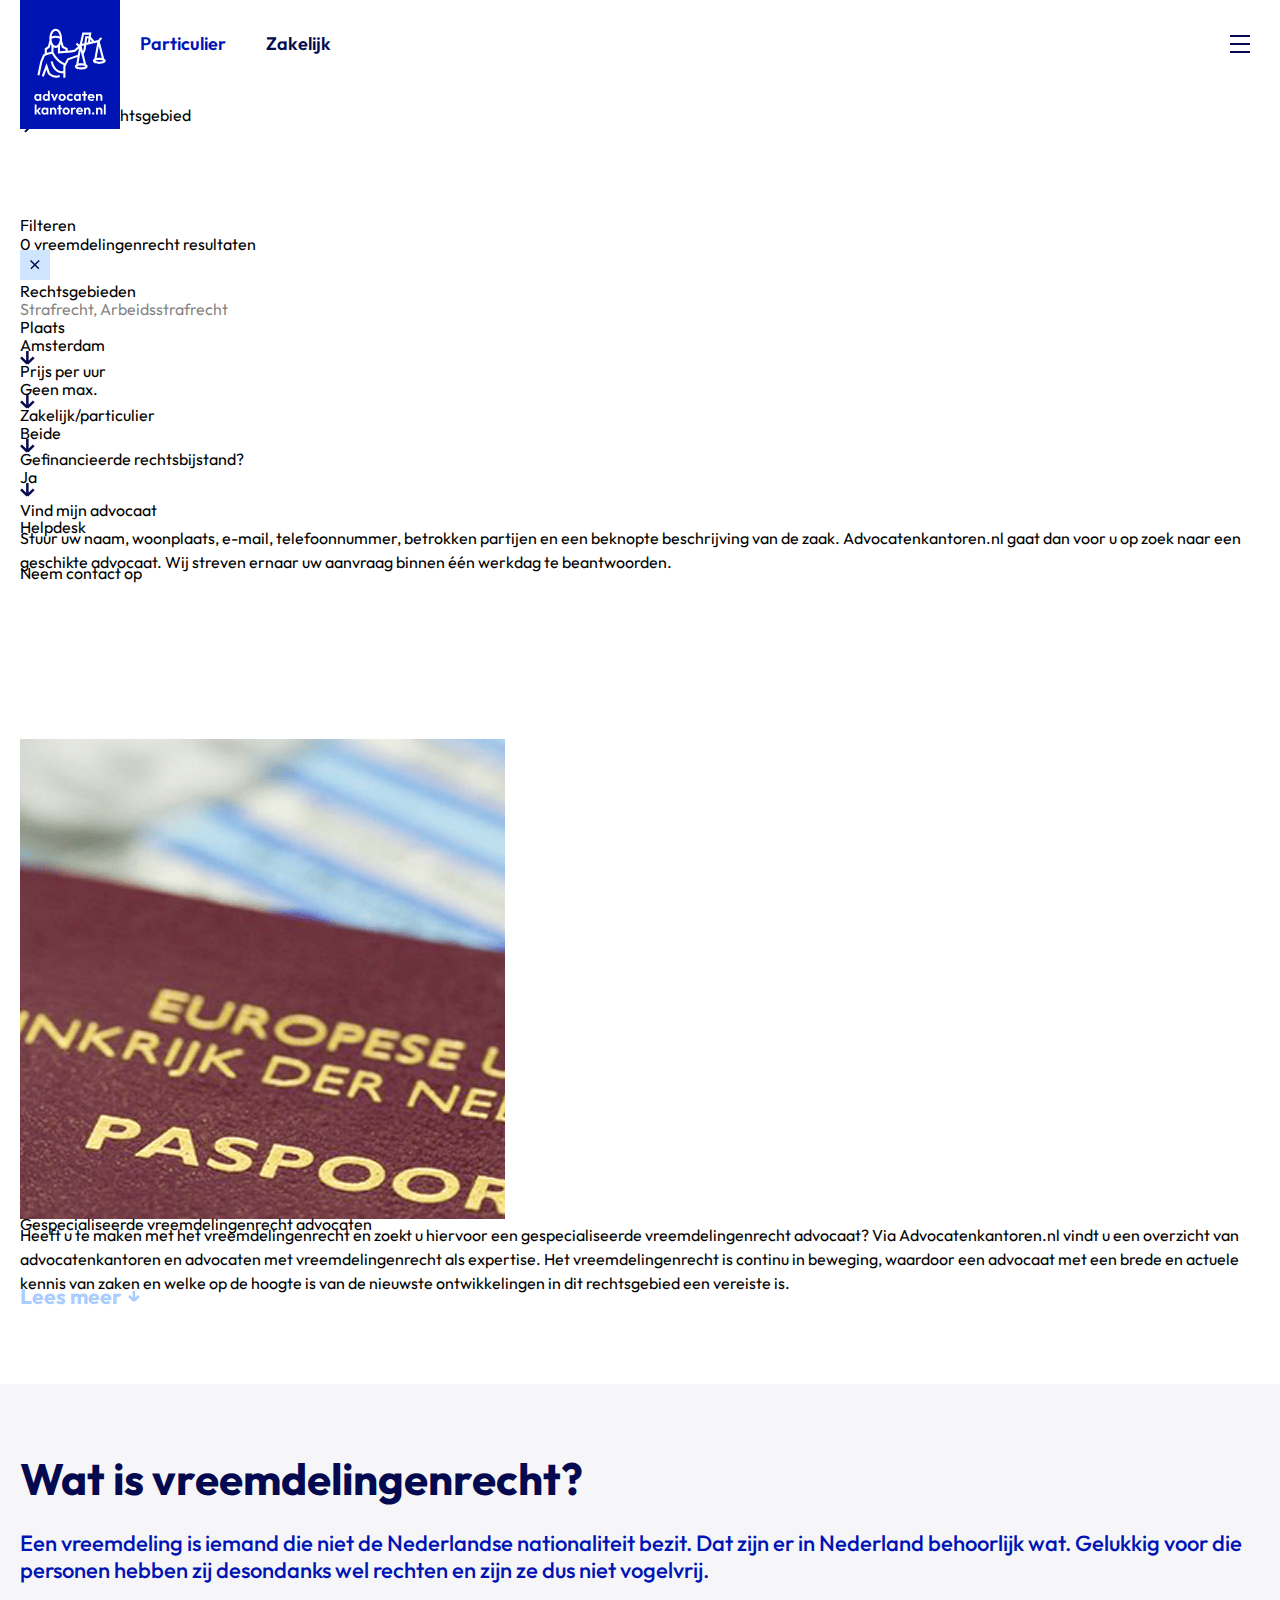
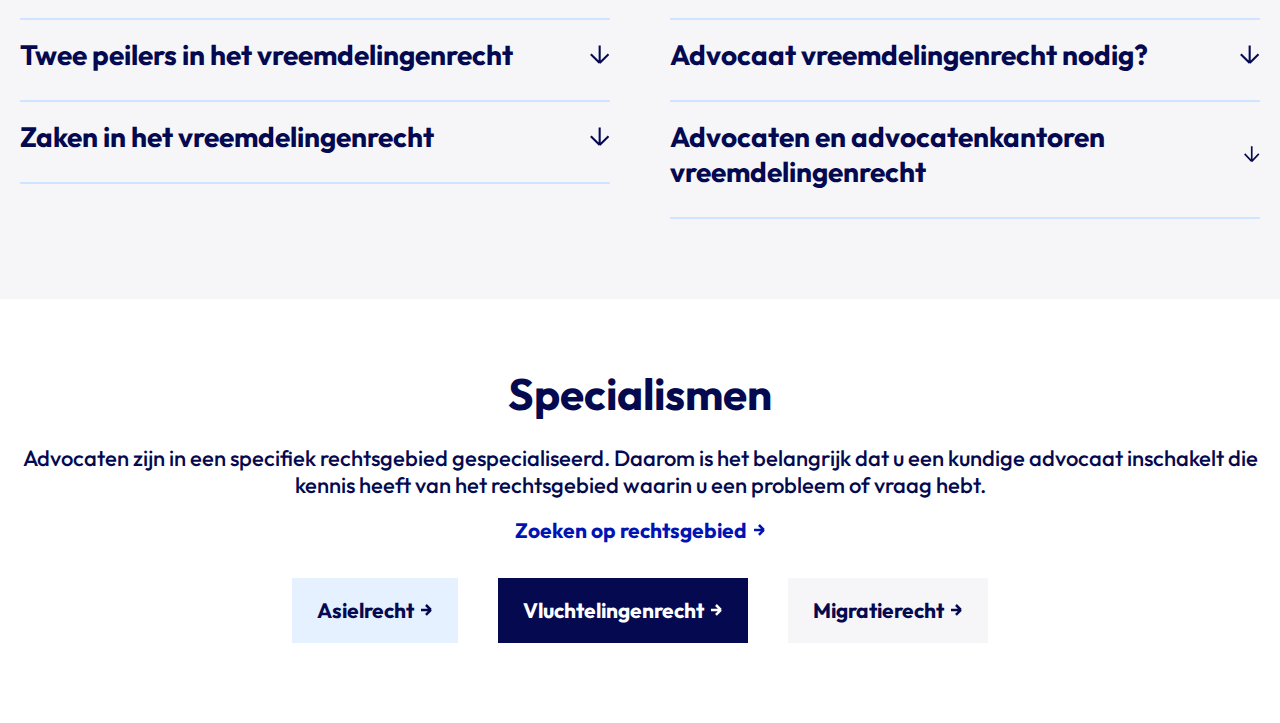
<file: no-results.html>
<!DOCTYPE html>
<html lang="en">
	<head>
		<meta charset="UTF-8" />
		<meta name="viewport" content="width=device-width, initial-scale=1.0" />
		<title>GEEN RESULTATEN</title>
		<!-- Styles -->
		<link rel="stylesheet" href="./assets/css/main.css" />

		<!-- Fonts -->
		<link rel="preconnect" href="https://fonts.googleapis.com" />
		<link rel="preconnect" href="https://fonts.gstatic.com" crossorigin />
		<link
			href="https://fonts.googleapis.com/css2?family=Outfit:wght@100..900&display=swap"
			rel="stylesheet"
		/>
	</head>
	<body>
		<!-- Header -->
		<header class="header">
			<div class="header__container">
				<!-- Logo -->
				<div class="container relative">
					<a href="#" class="logo">
						<img src="./assets/images/global/logo.svg" alt="logo" />
					</a>
				</div>

				<!-- [DESKTOP] Top Menu & Main Menu -->
				<div class="header__menus">
					<!-- Top Menu Container -->
					<div class="top__menu-wrapper">
						<div class="top__menu-container">
							<!-- Bussiness Type -->
							<nav role="menu" class="bussiness__type">
								<ul class="bussiness__type-list">
									<li>
										<a href="" class="bussiness__type-link active"><p>Particulier</p></a>
									</li>
									<li>
										<a href="" class="bussiness__type-link"><p>Zakelijk</p></a>
									</li>
								</ul>
							</nav>
							<nav role="menu" class="top__menu">
								<ul class="top__menu-list">
									<li>
										<a href="#" class="top__menu-link">
											<p>Home</p>
											<svg
												xmlns="http://www.w3.org/2000/svg"
												width="10"
												height="10"
												viewBox="0 0 10 10"
												fill="none"
											>
												<path d="M1 9L9 1" stroke="#050A50" stroke-width="1.5" />
												<path d="M1 1H9V9" stroke="#050A50" stroke-width="1.5" />
											</svg>
										</a>
									</li>
									<li>
										<a href="#" class="top__menu-link">
											<p>Kantoor aanmelden</p>
											<svg
												xmlns="http://www.w3.org/2000/svg"
												width="10"
												height="10"
												viewBox="0 0 10 10"
												fill="none"
											>
												<path d="M1 9L9 1" stroke="#050A50" stroke-width="1.5" />
												<path d="M1 1H9V9" stroke="#050A50" stroke-width="1.5" />
											</svg>
										</a>
									</li>
									<li>
										<a href="#" class="top__menu-link">
											<p>Over ons</p>
											<svg
												xmlns="http://www.w3.org/2000/svg"
												width="10"
												height="10"
												viewBox="0 0 10 10"
												fill="none"
											>
												<path d="M1 9L9 1" stroke="#050A50" stroke-width="1.5" />
												<path d="M1 1H9V9" stroke="#050A50" stroke-width="1.5" />
											</svg>
										</a>
									</li>
									<li>
										<a href="#" class="top__menu-link">
											<p>Veelgestelde vragen</p>
											<svg
												xmlns="http://www.w3.org/2000/svg"
												width="10"
												height="10"
												viewBox="0 0 10 10"
												fill="none"
											>
												<path d="M1 9L9 1" stroke="#050A50" stroke-width="1.5" />
												<path d="M1 1H9V9" stroke="#050A50" stroke-width="1.5" />
											</svg>
										</a>
									</li>
								</ul>
							</nav>

							<button class="burger__btn">
								<div class="burger__icon">
									<span></span>
								</div>
							</button>
						</div>
					</div>

					<!-- Main Menu Container -->
					<div class="main__menu-wrapper">
						<div class="main__menu-container">
							<nav role="menu" class="main__menu">
								<ul class="main__menu-list">
									<li class="main__menu-list--item">
										<a href="#" class="main__menu-link">
											<span>Arbeidsrecht</span>

											<nav class="submenu">
												<ul class="submenu__list">
													<li>
														<a href="#" class="submenu__link"><span>Arbeidsconflict</span></a>
													</li>
													<li>
														<a href="#" class="submenu__link">
															<span>Arbeidsongeschiktheid</span>
														</a>
													</li>
													<li>
														<a href="#" class="submenu__link">
															<span>Arbeidsovereenkomst</span>
														</a>
													</li>
													<li>
														<a href="#" class="submenu__link">
															<span>Arbeidsvoorwaarden</span>
														</a>
													</li>
													<li>
														<a href="#" class="submenu__link"><span>Ontslagrecht</span></a>
													</li>
												</ul>
											</nav>
										</a>
									</li>

									<li class="main__menu-list--item">
										<a href="#" class="main__menu-link">
											<span>Bestuursrecht</span>

											<nav class="submenu">
												<ul class="submenu__list">
													<li>
														<a href="#" class="submenu__link"><span>Arbeidsconflict</span></a>
													</li>
													<li>
														<a href="#" class="submenu__link">
															<span>Arbeidsongeschiktheid</span>
														</a>
													</li>
													<li>
														<a href="#" class="submenu__link">
															<span>Arbeidsovereenkomst</span>
														</a>
													</li>
													<li>
														<a href="#" class="submenu__link">
															<span>Arbeidsvoorwaarden</span>
														</a>
													</li>
													<li>
														<a href="#" class="submenu__link"><span>Ontslagrecht</span></a>
													</li>
												</ul>
											</nav>
										</a>
									</li>

									<li class="main__menu-list--item">
										<a href="#" class="main__menu-link">
											<span>Contractenrecht</span>

											<nav class="submenu">
												<ul class="submenu__list">
													<li>
														<a href="#" class="submenu__link"><span>Arbeidsconflict</span></a>
													</li>
													<li>
														<a href="#" class="submenu__link">
															<span>Arbeidsongeschiktheid</span>
														</a>
													</li>
													<li>
														<a href="#" class="submenu__link">
															<span>Arbeidsovereenkomst</span>
														</a>
													</li>
													<li>
														<a href="#" class="submenu__link">
															<span>Arbeidsvoorwaarden</span>
														</a>
													</li>
													<li>
														<a href="#" class="submenu__link"><span>Ontslagrecht</span></a>
													</li>
												</ul>
											</nav>
										</a>
									</li>
									<li class="main__menu-list--item">
										<a href="#" class="main__menu-link">
											<span>Echtscheiding</span>

											<nav class="submenu">
												<ul class="submenu__list">
													<li>
														<a href="#" class="submenu__link"><span>Arbeidsconflict</span></a>
													</li>
													<li>
														<a href="#" class="submenu__link">
															<span>Arbeidsongeschiktheid</span>
														</a>
													</li>
													<li>
														<a href="#" class="submenu__link">
															<span>Arbeidsovereenkomst</span>
														</a>
													</li>
													<li>
														<a href="#" class="submenu__link">
															<span>Arbeidsvoorwaarden</span>
														</a>
													</li>
													<li>
														<a href="#" class="submenu__link"><span>Ontslagrecht</span></a>
													</li>
												</ul>
											</nav>
										</a>
									</li>
									<li class="main__menu-list--item">
										<a href="#" class="main__menu-link">
											<span>Erfrecht</span>

											<nav class="submenu">
												<ul class="submenu__list">
													<li>
														<a href="#" class="submenu__link"><span>Arbeidsconflict</span></a>
													</li>
													<li>
														<a href="#" class="submenu__link">
															<span>Arbeidsongeschiktheid</span>
														</a>
													</li>
													<li>
														<a href="#" class="submenu__link">
															<span>Arbeidsovereenkomst</span>
														</a>
													</li>
													<li>
														<a href="#" class="submenu__link">
															<span>Arbeidsvoorwaarden</span>
														</a>
													</li>
													<li>
														<a href="#" class="submenu__link"><span>Ontslagrecht</span></a>
													</li>
												</ul>
											</nav>
										</a>
									</li>
									<li class="main__menu-list--item">
										<a href="#" class="main__menu-link">
											<span>Huurrecht</span>

											<nav class="submenu">
												<ul class="submenu__list">
													<li>
														<a href="#" class="submenu__link"><span>Arbeidsconflict</span></a>
													</li>
													<li>
														<a href="#" class="submenu__link">
															<span>Arbeidsongeschiktheid</span>
														</a>
													</li>
													<li>
														<a href="#" class="submenu__link">
															<span>Arbeidsovereenkomst</span>
														</a>
													</li>
													<li>
														<a href="#" class="submenu__link">
															<span>Arbeidsvoorwaarden</span>
														</a>
													</li>
													<li>
														<a href="#" class="submenu__link"><span>Ontslagrecht</span></a>
													</li>
												</ul>
											</nav>
										</a>
									</li>
									<li class="main__menu-list--item">
										<a href="#" class="main__menu-link">
											<span>Letselschade</span>

											<nav class="submenu">
												<ul class="submenu__list">
													<li>
														<a href="#" class="submenu__link"><span>Arbeidsconflict</span></a>
													</li>
													<li>
														<a href="#" class="submenu__link">
															<span>Arbeidsongeschiktheid</span>
														</a>
													</li>
													<li>
														<a href="#" class="submenu__link">
															<span>Arbeidsovereenkomst</span>
														</a>
													</li>
													<li>
														<a href="#" class="submenu__link">
															<span>Arbeidsvoorwaarden</span>
														</a>
													</li>
													<li>
														<a href="#" class="submenu__link"><span>Ontslagrecht</span></a>
													</li>
												</ul>
											</nav>
										</a>
									</li>
									<li class="main__menu-list--item">
										<a href="#" class="main__menu-link">
											<span>Personen- & Familierecht</span>

											<nav class="submenu">
												<ul class="submenu__list">
													<li>
														<a href="#" class="submenu__link"><span>Arbeidsconflict</span></a>
													</li>
													<li>
														<a href="#" class="submenu__link">
															<span>Arbeidsongeschiktheid</span>
														</a>
													</li>
													<li>
														<a href="#" class="submenu__link">
															<span>Arbeidsovereenkomst</span>
														</a>
													</li>
													<li>
														<a href="#" class="submenu__link">
															<span>Arbeidsvoorwaarden</span>
														</a>
													</li>
													<li>
														<a href="#" class="submenu__link"><span>Ontslagrecht</span></a>
													</li>
												</ul>
											</nav>
										</a>
									</li>
									<li class="main__menu-list--item">
										<a href="#" class="main__menu-link">
											<span>Strafrecht</span>

											<nav class="submenu">
												<ul class="submenu__list">
													<li>
														<a href="#" class="submenu__link"><span>Arbeidsconflict</span></a>
													</li>
													<li>
														<a href="#" class="submenu__link">
															<span>Arbeidsongeschiktheid</span>
														</a>
													</li>
													<li>
														<a href="#" class="submenu__link">
															<span>Arbeidsovereenkomst</span>
														</a>
													</li>
													<li>
														<a href="#" class="submenu__link">
															<span>Arbeidsvoorwaarden</span>
														</a>
													</li>
													<li>
														<a href="#" class="submenu__link"><span>Ontslagrecht</span></a>
													</li>
												</ul>
											</nav>
										</a>
									</li>
								</ul>
							</nav>
						</div>
					</div>
				</div>

				<!-- [MOBILE] Mobile Menu -->
				<div class="mobile__menu">
					<div class="mobile__menu-wrapper">
						<!-- Menu Accordion -->
						<div class="accordion mobile__menu-accordion">
							<!-- Menu Item -->
							<div class="accordion__item">
								<!-- Accrodion Trigger -->
								<button class="accordion__trigger">
									<p class="accordion__trigger-text">Arbeidsrecht</p>
									<!-- Icon -->
									<div class="accordion__trigger-icon">
										<span class="accordion__trigger-icon--line1"></span>
										<span class="accordion__trigger-icon--line2"></span>
									</div>
								</button>

								<!-- Accrodion Content -->
								<div class="accordion__content">
									<div class="overflow-hidden">
										<nav role="menu">
											<ul class="mobile__menu-list">
												<li>
													<a href="#" class="mobile__menu-link"><p>Arbeidsconflict</p></a>
												</li>
												<li>
													<a href="#" class="mobile__menu-link">
														<p>Arbeidsongeschiktheid</p>
													</a>
												</li>
												<li>
													<a href="#" class="mobile__menu-link">
														<p>Arbeidsovereenkomst</p>
													</a>
												</li>
												<li>
													<a href="#" class="mobile__menu-link"><p>Arbeidsvoorwaarden</p></a>
												</li>
												<li>
													<a href="#" class="mobile__menu-link"><p>Ontslagrecht</p></a>
												</li>
											</ul>
										</nav>
									</div>
								</div>
							</div>
							<!-- Menu Item -->
							<div class="accordion__item">
								<!-- Accrodion Trigger -->
								<button class="accordion__trigger">
									<p class="accordion__trigger-text">Bestuursrecht</p>
									<!-- Icon -->
									<div class="accordion__trigger-icon">
										<span class="accordion__trigger-icon--line1"></span>
										<span class="accordion__trigger-icon--line2"></span>
									</div>
								</button>

								<!-- Accrodion Content -->
								<div class="accordion__content">
									<div class="overflow-hidden">
										<nav role="menu">
											<ul class="mobile__menu-list">
												<li>
													<a href="#" class="mobile__menu-link"><p>Arbeidsconflict</p></a>
												</li>
												<li>
													<a href="#" class="mobile__menu-link">
														<p>Arbeidsongeschiktheid</p>
													</a>
												</li>
												<li>
													<a href="#" class="mobile__menu-link">
														<p>Arbeidsovereenkomst</p>
													</a>
												</li>
												<li>
													<a href="#" class="mobile__menu-link"><p>Arbeidsvoorwaarden</p></a>
												</li>
												<li>
													<a href="#" class="mobile__menu-link"><p>Ontslagrecht</p></a>
												</li>
											</ul>
										</nav>
									</div>
								</div>
							</div>
							<!-- Menu Item -->
							<div class="accordion__item">
								<!-- Accrodion Trigger -->
								<button class="accordion__trigger">
									<p class="accordion__trigger-text">Contractenrecht</p>
									<!-- Icon -->
									<div class="accordion__trigger-icon">
										<span class="accordion__trigger-icon--line1"></span>
										<span class="accordion__trigger-icon--line2"></span>
									</div>
								</button>

								<!-- Accrodion Content -->
								<div class="accordion__content">
									<div class="overflow-hidden">
										<nav role="menu">
											<ul class="mobile__menu-list">
												<li>
													<a href="#" class="mobile__menu-link"><p>Arbeidsconflict</p></a>
												</li>
												<li>
													<a href="#" class="mobile__menu-link">
														<p>Arbeidsongeschiktheid</p>
													</a>
												</li>
												<li>
													<a href="#" class="mobile__menu-link">
														<p>Arbeidsovereenkomst</p>
													</a>
												</li>
												<li>
													<a href="#" class="mobile__menu-link"><p>Arbeidsvoorwaarden</p></a>
												</li>
												<li>
													<a href="#" class="mobile__menu-link"><p>Ontslagrecht</p></a>
												</li>
											</ul>
										</nav>
									</div>
								</div>
							</div>
							<!-- Menu Item -->
							<div class="accordion__item">
								<!-- Accrodion Trigger -->
								<button class="accordion__trigger">
									<p class="accordion__trigger-text">Echtscheiding</p>
									<!-- Icon -->
									<div class="accordion__trigger-icon">
										<span class="accordion__trigger-icon--line1"></span>
										<span class="accordion__trigger-icon--line2"></span>
									</div>
								</button>

								<!-- Accrodion Content -->
								<div class="accordion__content">
									<div class="overflow-hidden">
										<nav role="menu">
											<ul class="mobile__menu-list">
												<li>
													<a href="#" class="mobile__menu-link"><p>Arbeidsconflict</p></a>
												</li>
												<li>
													<a href="#" class="mobile__menu-link">
														<p>Arbeidsongeschiktheid</p>
													</a>
												</li>
												<li>
													<a href="#" class="mobile__menu-link">
														<p>Arbeidsovereenkomst</p>
													</a>
												</li>
												<li>
													<a href="#" class="mobile__menu-link"><p>Arbeidsvoorwaarden</p></a>
												</li>
												<li>
													<a href="#" class="mobile__menu-link"><p>Ontslagrecht</p></a>
												</li>
											</ul>
										</nav>
									</div>
								</div>
							</div>
							<!-- Menu Item -->
							<div class="accordion__item">
								<!-- Accrodion Trigger -->
								<button class="accordion__trigger">
									<p class="accordion__trigger-text">Erfrecht</p>
									<!-- Icon -->
									<div class="accordion__trigger-icon">
										<span class="accordion__trigger-icon--line1"></span>
										<span class="accordion__trigger-icon--line2"></span>
									</div>
								</button>

								<!-- Accrodion Content -->
								<div class="accordion__content">
									<div class="overflow-hidden">
										<nav role="menu">
											<ul class="mobile__menu-list">
												<li>
													<a href="#" class="mobile__menu-link"><p>Arbeidsconflict</p></a>
												</li>
												<li>
													<a href="#" class="mobile__menu-link">
														<p>Arbeidsongeschiktheid</p>
													</a>
												</li>
												<li>
													<a href="#" class="mobile__menu-link">
														<p>Arbeidsovereenkomst</p>
													</a>
												</li>
												<li>
													<a href="#" class="mobile__menu-link"><p>Arbeidsvoorwaarden</p></a>
												</li>
												<li>
													<a href="#" class="mobile__menu-link"><p>Ontslagrecht</p></a>
												</li>
											</ul>
										</nav>
									</div>
								</div>
							</div>
							<!-- Menu Item -->
							<div class="accordion__item">
								<!-- Accrodion Trigger -->
								<button class="accordion__trigger">
									<p class="accordion__trigger-text">Huurrecht</p>
									<!-- Icon -->
									<div class="accordion__trigger-icon">
										<span class="accordion__trigger-icon--line1"></span>
										<span class="accordion__trigger-icon--line2"></span>
									</div>
								</button>

								<!-- Accrodion Content -->
								<div class="accordion__content">
									<div class="overflow-hidden">
										<nav role="menu">
											<ul class="mobile__menu-list">
												<li>
													<a href="#" class="mobile__menu-link"><p>Arbeidsconflict</p></a>
												</li>
												<li>
													<a href="#" class="mobile__menu-link">
														<p>Arbeidsongeschiktheid</p>
													</a>
												</li>
												<li>
													<a href="#" class="mobile__menu-link">
														<p>Arbeidsovereenkomst</p>
													</a>
												</li>
												<li>
													<a href="#" class="mobile__menu-link"><p>Arbeidsvoorwaarden</p></a>
												</li>
												<li>
													<a href="#" class="mobile__menu-link"><p>Ontslagrecht</p></a>
												</li>
											</ul>
										</nav>
									</div>
								</div>
							</div>
							<!-- Menu Item -->
							<div class="accordion__item">
								<!-- Accrodion Trigger -->
								<button class="accordion__trigger">
									<p class="accordion__trigger-text">Letselschade</p>
									<!-- Icon -->
									<div class="accordion__trigger-icon">
										<span class="accordion__trigger-icon--line1"></span>
										<span class="accordion__trigger-icon--line2"></span>
									</div>
								</button>

								<!-- Accrodion Content -->
								<div class="accordion__content">
									<div class="overflow-hidden">
										<nav role="menu">
											<ul class="mobile__menu-list">
												<li>
													<a href="#" class="mobile__menu-link"><p>Arbeidsconflict</p></a>
												</li>
												<li>
													<a href="#" class="mobile__menu-link">
														<p>Arbeidsongeschiktheid</p>
													</a>
												</li>
												<li>
													<a href="#" class="mobile__menu-link">
														<p>Arbeidsovereenkomst</p>
													</a>
												</li>
												<li>
													<a href="#" class="mobile__menu-link"><p>Arbeidsvoorwaarden</p></a>
												</li>
												<li>
													<a href="#" class="mobile__menu-link"><p>Ontslagrecht</p></a>
												</li>
											</ul>
										</nav>
									</div>
								</div>
							</div>
							<!-- Menu Item -->
							<div class="accordion__item">
								<!-- Accrodion Trigger -->
								<button class="accordion__trigger">
									<p class="accordion__trigger-text">Personen- & Familierecht</p>
									<!-- Icon -->
									<div class="accordion__trigger-icon">
										<span class="accordion__trigger-icon--line1"></span>
										<span class="accordion__trigger-icon--line2"></span>
									</div>
								</button>

								<!-- Accrodion Content -->
								<div class="accordion__content">
									<div class="overflow-hidden">
										<nav role="menu">
											<ul class="mobile__menu-list">
												<li>
													<a href="#" class="mobile__menu-link"><p>Arbeidsconflict</p></a>
												</li>
												<li>
													<a href="#" class="mobile__menu-link">
														<p>Arbeidsongeschiktheid</p>
													</a>
												</li>
												<li>
													<a href="#" class="mobile__menu-link">
														<p>Arbeidsovereenkomst</p>
													</a>
												</li>
												<li>
													<a href="#" class="mobile__menu-link"><p>Arbeidsvoorwaarden</p></a>
												</li>
												<li>
													<a href="#" class="mobile__menu-link"><p>Ontslagrecht</p></a>
												</li>
											</ul>
										</nav>
									</div>
								</div>
							</div>
							<!-- Menu Item -->
							<div class="accordion__item">
								<!-- Accrodion Trigger -->
								<button class="accordion__trigger">
									<p class="accordion__trigger-text">Strafrecht</p>
									<!-- Icon -->
									<div class="accordion__trigger-icon">
										<span class="accordion__trigger-icon--line1"></span>
										<span class="accordion__trigger-icon--line2"></span>
									</div>
								</button>

								<!-- Accrodion Content -->
								<div class="accordion__content">
									<div class="overflow-hidden">
										<nav role="menu">
											<ul class="mobile__menu-list">
												<li>
													<a href="#" class="mobile__menu-link"><p>Arbeidsconflict</p></a>
												</li>
												<li>
													<a href="#" class="mobile__menu-link">
														<p>Arbeidsongeschiktheid</p>
													</a>
												</li>
												<li>
													<a href="#" class="mobile__menu-link">
														<p>Arbeidsovereenkomst</p>
													</a>
												</li>
												<li>
													<a href="#" class="mobile__menu-link"><p>Arbeidsvoorwaarden</p></a>
												</li>
												<li>
													<a href="#" class="mobile__menu-link"><p>Ontslagrecht</p></a>
												</li>
											</ul>
										</nav>
									</div>
								</div>
							</div>
						</div>

						<!-- Submenu -->
						<div class="mobile__submenu-container">
							<p class="mobile__menu-title">Meer</p>

							<nav role="menu">
								<ul class="mobile__submenu">
									<li>
										<a href="/index.html" class="mobile__submenu-link">
											<p>Home</p>
											<svg
												xmlns="http://www.w3.org/2000/svg"
												width="9"
												height="9"
												viewBox="0 0 9 9"
												fill="none"
											>
												<path d="M1 8L7.5 1.5" stroke="#050A50" stroke-width="1.5" />
												<path d="M1 1.5H7.5V8" stroke="#050A50" stroke-width="1.5" />
											</svg>
										</a>
									</li>
									<li>
										<a href="#" class="mobile__submenu-link">
											<p>Over ons</p>
											<svg
												xmlns="http://www.w3.org/2000/svg"
												width="9"
												height="9"
												viewBox="0 0 9 9"
												fill="none"
											>
												<path d="M1 8L7.5 1.5" stroke="#050A50" stroke-width="1.5" />
												<path d="M1 1.5H7.5V8" stroke="#050A50" stroke-width="1.5" />
											</svg>
										</a>
									</li>
									<li>
										<a href="#" class="mobile__submenu-link">
											<p>Veelgestelde vragen</p>
											<svg
												xmlns="http://www.w3.org/2000/svg"
												width="9"
												height="9"
												viewBox="0 0 9 9"
												fill="none"
											>
												<path d="M1 8L7.5 1.5" stroke="#050A50" stroke-width="1.5" />
												<path d="M1 1.5H7.5V8" stroke="#050A50" stroke-width="1.5" />
											</svg>
										</a>
									</li>
								</ul>
							</nav>
						</div>

						<!-- CTA -->
						<div class="mobile__cta">
							<p class="mobile__menu-title">
								Staat uw kantoor nog niet op onze website? Word lid als advocaat,
								kantoor of ambassadeur
							</p>
							<a href="#" class="mobile__cta-link link">
								<p>Kantoor aanmelden</p>
								<svg
									xmlns="http://www.w3.org/2000/svg"
									width="7"
									height="8"
									viewBox="0 0 7 8"
									fill="none"
								>
									<path
										d="M2.82812 6.99688L5.65655 4.16845M5.65655 4.16845L2.82812 1.34003M5.65655 4.16845H-0.000302161"
										stroke="#0014B4"
										stroke-width="1.5"
									/>
								</svg>
							</a>
						</div>
					</div>
				</div>
			</div>
		</header>

		<main>
			<!-- Breadcrumbs -->
			<section class="section__breadcrumbs">
				<div class="container">
					<div class="breadcrumbs">
						<ul class="breadcrumbs__list">
							<li class="breadcrumbs__list-item">
								<a href="#" class="breadcrumbs__list-link">
									<p>Home</p>
									<img
										src="./assets/images/icons/breadcrumbs-arrow.svg"
										alt="arrow icon"
									/>
								</a>
							</li>

							<li class="breadcrumbs__list-item">
								<a href="#" class="breadcrumbs__list-link">
									<p>Zoeken op rechtsgebied</p>
									<img
										src="./assets/images/icons/breadcrumbs-arrow.svg"
										alt="arrow icon"
									/>
								</a>
							</li>
						</ul>
					</div>
				</div>
			</section>

			<!-- Results -->
			<section class="section section__inner">
				<div class="container">
					<div class="inner__header">
						<button class="inner__header-filters filters-trigger" type="button">
							<p>Filteren</p>
							<img src="./assets/images/icons/filter.svg" alt="filter icon" />
						</button>
						<p class="inner__header-text">
							0
							<span>vreemdelingenrecht</span>
							resultaten
						</p>
					</div>
					<div class="inner__container">
						<!-- Filters -->
						<div class="inner__container-left">
							<form action="#" class="filters filters-drawer">
								<!-- Close Filters -->
								<button class="filters-close" type="button">
									<svg
										xmlns="http://www.w3.org/2000/svg"
										width="30"
										height="30"
										viewBox="0 0 30 30"
										fill="none"
									>
										<rect width="30" height="30" fill="#CFE5FF" />
										<path
											fill-rule="evenodd"
											clip-rule="evenodd"
											d="M18.3064 19.3692L9.99793 11.0607L11.0586 10L19.3671 18.3085L18.3064 19.3692Z"
											fill="#050A50"
										/>
										<path
											fill-rule="evenodd"
											clip-rule="evenodd"
											d="M19.7207 11.0607L11.4122 19.3693L10.3516 18.3086L18.6601 10.0001L19.7207 11.0607Z"
											fill="#050A50"
										/>
									</svg>
								</button>
								<div class="filters__row">
									<label for="area" class="label autocomplete-label">
										<p>Rechtsgebieden</p>
										<input
											placeholder="Strafrecht, Arbeidsstrafrecht"
											class="input autocomplete-input autocomplete-input-area"
											type="text"
											name="area"
											id="area"
											autocomplete="off"
										/>
										<ul class="autocomplete-list"></ul>
									</label>
								</div>
								<div class="filters__row filters__row-columns">
									<label for="city" class="label">
										<p>Plaats</p>
										<!-- [START] HTML Select  -->
										<div class="select relative">
											<button
												id="select-city"
												class="select__trigger without-icon select__small input"
												type="button"
											>
												<p id="selected-option-city" class="select__selected-option">
													Amsterdam
												</p>

												<div class="select__arrow">
													<svg
														xmlns="http://www.w3.org/2000/svg"
														width="15"
														height="15"
														viewBox="0 0 15 15"
														fill="none"
													>
														<path
															d="M1.00059 6.36401L7.36455 12.728M7.36455 12.728L13.7285 6.36401M7.36455 12.728V5.27501e-05"
															stroke="#050A50"
															stroke-width="2.5"
														/>
													</svg>
												</div>
											</button>
											<div id="options-city" class="select__options hidden">
												<ul class="select__options-list">
													<li>
														<button type="button" class="select__option">Amsterdam</button>
													</li>
													<li>
														<button type="button" class="select__option">Rotterdam</button>
													</li>
												</ul>
											</div>
										</div>
										<!-- [END] HTML Select  -->
									</label>
									<label for="price" class="label">
										<p>Prijs per uur</p>
										<!-- [START] HTML Select  -->
										<div class="select relative">
											<button
												id="select-price"
												class="select__trigger without-icon select__small input"
												type="button"
											>
												<p
													id="selected-option-price"
													class="select__selected-option gray-first"
												>
													Geen max.
												</p>

												<div class="select__arrow">
													<svg
														xmlns="http://www.w3.org/2000/svg"
														width="15"
														height="15"
														viewBox="0 0 15 15"
														fill="none"
													>
														<path
															d="M1.00059 6.36401L7.36455 12.728M7.36455 12.728L13.7285 6.36401M7.36455 12.728V5.27501e-05"
															stroke="#050A50"
															stroke-width="2.5"
														/>
													</svg>
												</div>
											</button>
											<div id="options-price" class="select__options hidden">
												<ul class="select__options-list">
													<li>
														<button type="button" class="select__option">Geen max.</button>
													</li>
													<li>
														<button type="button" class="select__option">Tot € 200</button>
													</li>
													<li>
														<button type="button" class="select__option">Tot € 300</button>
													</li>
													<li>
														<button type="button" class="select__option">Tot € 400</button>
													</li>
													<li>
														<button type="button" class="select__option">Tot € 500</button>
													</li>
												</ul>
											</div>
										</div>
										<!-- [END] HTML Select  -->
									</label>
								</div>

								<div class="filters__row">
									<label for="type" class="label">
										<p>Zakelijk/particulier</p>
										<!-- [START] HTML Select  -->
										<div class="select relative">
											<button
												id="select-type"
												class="select__trigger select__small input"
												type="button"
											>
												<p
													id="selected-option-type"
													class="select__selected-option gray-first"
												>
													Beide
												</p>

												<div class="select__arrow">
													<svg
														xmlns="http://www.w3.org/2000/svg"
														width="15"
														height="15"
														viewBox="0 0 15 15"
														fill="none"
													>
														<path
															d="M1.00059 6.36401L7.36455 12.728M7.36455 12.728L13.7285 6.36401M7.36455 12.728V5.27501e-05"
															stroke="#050A50"
															stroke-width="2.5"
														/>
													</svg>
												</div>
											</button>
											<div id="options-type" class="select__options hidden">
												<ul class="select__options-list">
													<li>
														<button type="button" class="select__option">Beide</button>
													</li>
													<li>
														<button type="button" class="select__option">Zakelijk</button>
													</li>
													<li>
														<button type="button" class="select__option">Particulier</button>
													</li>
												</ul>
											</div>
										</div>
										<!-- [END] HTML Select  -->
									</label>
								</div>
								<div class="filters__row">
									<label for="#" class="label">
										<p>Gefinancieerde rechtsbijstand?</p>
										<!-- [START] HTML Select  -->
										<div class="select relative">
											<button
												id="select-help"
												class="select__trigger select__small input"
												type="button"
											>
												<p
													id="selected-option-help"
													class="select__selected-option gray-first"
												>
													Ja
												</p>

												<div class="select__arrow">
													<svg
														xmlns="http://www.w3.org/2000/svg"
														width="15"
														height="15"
														viewBox="0 0 15 15"
														fill="none"
													>
														<path
															d="M1.00059 6.36401L7.36455 12.728M7.36455 12.728L13.7285 6.36401M7.36455 12.728V5.27501e-05"
															stroke="#050A50"
															stroke-width="2.5"
														/>
													</svg>
												</div>
											</button>
											<div id="options-help" class="select__options hidden">
												<ul class="select__options-list">
													<li>
														<button type="button" class="select__option">Ja</button>
													</li>
													<li>
														<button type="button" class="select__option">Nee</button>
													</li>
												</ul>
											</div>
										</div>
										<!-- [END] HTML Select  -->
									</label>
								</div>

								<button class="filters__btn btn btn-primary">
									<p>Vind mijn advocaat</p>
								</button>
							</form>
						</div>
						<!-- Results Items -->
						<div class="inner__container-right">
							<div class="help__desk">
								<p class="help__desk-title">Helpdesk</p>
								<p class="help__desk-text">
									Stuur uw naam, woonplaats, e-mail, telefoonnummer, betrokken partijen
									en een beknopte beschrijving van de zaak. Advocatenkantoren.nl gaat dan
									voor u op zoek naar een geschikte advocaat. Wij streven ernaar uw
									aanvraag binnen één werkdag te beantwoorden.
								</p>

								<a href="#" class="btn btn-primary help__desk-btn">
									<p>Neem contact op</p>
								</a>
							</div>
						</div>
					</div>
				</div>
			</section>

			<!-- Info -->
			<section class="section section__info">
				<div class="container">
					<div class="info">
						<div class="info__image">
							<img src="./assets/images/global/info-image-2.png" alt="info image" />
						</div>
						<div class="info__texts">
							<h3 class="info__title">
								Gespecialiseerde vreemdelingenrecht advocaten
							</h3>
							<p class="info__text">
								Heeft u te maken met het vreemdelingenrecht en zoekt u hiervoor een
								gespecialiseerde vreemdelingenrecht advocaat? Via Advocatenkantoren.nl
								vindt u een overzicht van advocatenkantoren en advocaten met
								vreemdelingenrecht als expertise. Het vreemdelingenrecht is continu in
								beweging, waardoor een advocaat met een brede en actuele kennis van
								zaken en welke op de hoogte is van de nieuwste ontwikkelingen in dit
								rechtsgebied een vereiste is.
							</p>
							<a href="#" class="link link-blue-80 info__link">
								<p>Lees meer</p>
								<svg
									xmlns="http://www.w3.org/2000/svg"
									width="12"
									height="12"
									viewBox="0 0 12 12"
									fill="none"
								>
									<path
										d="M0.998943 4.9502L5.94869 9.89994M5.94869 9.89994L10.8984 4.9502M5.94869 9.89994V0.000448097"
										stroke="currentColor"
										stroke="#A9CDFF"
										stroke-width="2.5"
									/>
								</svg>
							</a>
						</div>
					</div>
				</div>
			</section>

			<!-- FAQ -->
			<section class="section section__faq bg-blue-20">
				<div class="container">
					<!-- Section Header -->
					<div class="section__header section__header-faq">
						<h2 class="section__title section__title-faq">
							Wat is vreemdelingenrecht?
						</h2>
						<p class="section__subtitle section__subtitle-faq">
							Een vreemdeling is iemand die niet de Nederlandse nationaliteit bezit.
							Dat zijn er in Nederland behoorlijk wat. Gelukkig voor die personen
							hebben zij desondanks wel rechten en zijn ze dus niet vogelvrij.
						</p>
					</div>

					<div class="faq">
						<div class="faq__item left__item">
							<div class="accordion">
								<div class="accordion__item">
									<!-- Accrodion Trigger -->
									<button class="accordion__trigger">
										<p class="accordion__trigger-text small-text">
											Twee peilers in het vreemdelingenrecht
										</p>
										<!-- Icon -->
										<div class="accordion__trigger-icon">
											<img
												src="./assets/images/icons/faq-arrow-icon.svg"
												alt="faq arrow icon"
											/>
										</div>
									</button>

									<!-- Accrodion Content -->
									<div class="accordion__content">
										<div class="overflow-hidden">
											<p class="accordion__content-text small-text">
												De juiste advocaat is een advocaat die uw belangen optimaal kan
												behartigen en waar u zich prettig bij voelt. Op Advocatenkantoren.nl
												worden alle aangesloten advocaten overzichtelijk weergegeven. Bij
												elke advocaat vindt u persoonlijke en zakelijke informatie, zoals
												het rechtsgebied waarop de advocaat actief is. Op die manier kunt u
												de juiste advocaat voor uw casus vinden. Zoek een advocaat via de
												advocaten zoekmachine van Advocatenkantoren.nl.
											</p>
										</div>
									</div>
								</div>

								<div class="accordion__item">
									<!-- Accrodion Trigger -->
									<button class="accordion__trigger">
										<p class="accordion__trigger-text small-text">
											Zaken in het vreemdelingenrecht
										</p>
										<!-- Icon -->
										<div class="accordion__trigger-icon">
											<img
												src="./assets/images/icons/faq-arrow-icon.svg"
												alt="faq arrow icon"
											/>
										</div>
									</button>

									<!-- Accrodion Content -->
									<div class="accordion__content">
										<div class="overflow-hidden">
											<p class="accordion__content-text small-text">
												De juiste advocaat is een advocaat die uw belangen optimaal kan
												behartigen en waar u zich prettig bij voelt. Op Advocatenkantoren.nl
												worden alle aangesloten advocaten overzichtelijk weergegeven. Bij
												elke advocaat vindt u persoonlijke en zakelijke informatie, zoals
												het rechtsgebied waarop de advocaat actief is. Op die manier kunt u
												de juiste advocaat voor uw casus vinden. Zoek een advocaat via de
												advocaten zoekmachine van Advocatenkantoren.nl.
											</p>
										</div>
									</div>
								</div>
							</div>
						</div>
						<div class="faq__item right__item">
							<div class="accordion">
								<div class="accordion__item">
									<!-- Accrodion Trigger -->
									<button class="accordion__trigger">
										<p class="accordion__trigger-text small-text">
											Advocaat vreemdelingenrecht nodig?
										</p>
										<!-- Icon -->
										<div class="accordion__trigger-icon">
											<img
												src="./assets/images/icons/faq-arrow-icon.svg"
												alt="faq arrow icon"
											/>
										</div>
									</button>

									<!-- Accrodion Content -->
									<div class="accordion__content">
										<div class="overflow-hidden">
											<p class="accordion__content-text small-text">
												De juiste advocaat is een advocaat die uw belangen optimaal kan
												behartigen en waar u zich prettig bij voelt. Op Advocatenkantoren.nl
												worden alle aangesloten advocaten overzichtelijk weergegeven. Bij
												elke advocaat vindt u persoonlijke en zakelijke informatie, zoals
												het rechtsgebied waarop de advocaat actief is. Op die manier kunt u
												de juiste advocaat voor uw casus vinden. Zoek een advocaat via de
												advocaten zoekmachine van Advocatenkantoren.nl.
											</p>
										</div>
									</div>
								</div>

								<div class="accordion__item">
									<!-- Accrodion Trigger -->
									<button class="accordion__trigger">
										<p class="accordion__trigger-text small-text">
											Advocaten en advocatenkantoren vreemdelingenrecht
										</p>
										<!-- Icon -->
										<div class="accordion__trigger-icon">
											<img
												src="./assets/images/icons/faq-arrow-icon.svg"
												alt="faq arrow icon"
											/>
										</div>
									</button>

									<!-- Accrodion Content -->
									<div class="accordion__content">
										<div class="overflow-hidden">
											<p class="accordion__content-text small-text">
												De juiste advocaat is een advocaat die uw belangen optimaal kan
												behartigen en waar u zich prettig bij voelt. Op Advocatenkantoren.nl
												worden alle aangesloten advocaten overzichtelijk weergegeven. Bij
												elke advocaat vindt u persoonlijke en zakelijke informatie, zoals
												het rechtsgebied waarop de advocaat actief is. Op die manier kunt u
												de juiste advocaat voor uw casus vinden. Zoek een advocaat via de
												advocaten zoekmachine van Advocatenkantoren.nl.
											</p>
										</div>
									</div>
								</div>
							</div>
						</div>
					</div>
				</div>
			</section>
			<!-- Categories -->
			<section class="section section__categories">
				<div class="container">
					<!-- Section Header -->
					<div class="section__header">
						<h2 class="section__title section__title-categories text-center">
							Specialismen
						</h2>
						<p class="section__subtitle section__subtitle-categories text-center">
							Advocaten zijn in een specifiek rechtsgebied gespecialiseerd. Daarom is
							het belangrijk dat u een kundige advocaat inschakelt die kennis heeft van
							het rechtsgebied waarin u een probleem of vraag hebt.
						</p>
					</div>

					<!-- Link -->
					<a href="#" class="link link-blue-100 section__categories-link">
						<span>Zoeken op rechtsgebied</span>

						<svg
							xmlns="http://www.w3.org/2000/svg"
							width="12"
							height="12"
							viewBox="0 0 12 12"
							fill="none"
						>
							<path
								d="M4.94922 10.8995L9.89897 5.94975M9.89897 5.94975L4.94922 1M9.89897 5.94975H-0.000528465"
								stroke="currentColor"
								stroke-width="2.5"
							/>
						</svg>
					</a>

					<!-- Categories -->
					<div class="categories categories__result">
						<div class="categories__item categories__item-lightblue">
							<a href="#" class="link link-blue-100 categories__item-link">
								<span>Asielrecht</span>

								<svg
									xmlns="http://www.w3.org/2000/svg"
									width="12"
									height="12"
									viewBox="0 0 12 12"
									fill="none"
								>
									<path
										d="M4.94922 10.8995L9.89897 5.94975M9.89897 5.94975L4.94922 1M9.89897 5.94975H-0.000528465"
										stroke="currentColor"
										stroke-width="2.5"
									/>
								</svg>
							</a>
						</div>
						<div class="categories__item categories__item-blue">
							<a href="#" class="link link-blue-100 categories__item-link">
								<span>Vluchtelingenrecht</span>

								<svg
									xmlns="http://www.w3.org/2000/svg"
									width="12"
									height="12"
									viewBox="0 0 12 12"
									fill="none"
								>
									<path
										d="M4.94922 10.8995L9.89897 5.94975M9.89897 5.94975L4.94922 1M9.89897 5.94975H-0.000528465"
										stroke="currentColor"
										stroke-width="2.5"
									/>
								</svg>
							</a>
						</div>
						<div class="categories__item categories__item-gray">
							<a href="#" class="link link-blue-100 categories__item-link">
								<span>Migratierecht</span>

								<svg
									xmlns="http://www.w3.org/2000/svg"
									width="12"
									height="12"
									viewBox="0 0 12 12"
									fill="none"
								>
									<path
										d="M4.94922 10.8995L9.89897 5.94975M9.89897 5.94975L4.94922 1M9.89897 5.94975H-0.000528465"
										stroke="currentColor"
										stroke-width="2.5"
									/>
								</svg>
							</a>
						</div>
					</div>
				</div>
			</section>
		</main>

		<!-- Footer -->
		<footer>
			<!-- Footer Top -->
			<div class="bg-blue-200">
				<div class="container">
					<div class="footer top__footer">
						<div class="footer__item">
							<p class="footer__title">Wie zijn wij?</p>
							<ul class="footer__list">
								<li class="footer__list--item">
									<a href="#" class="footer__link link link-blue-80">
										<span>Over ons</span>
										<svg
											xmlns="http://www.w3.org/2000/svg"
											width="12"
											height="12"
											viewBox="0 0 12 12"
											fill="none"
										>
											<path
												d="M4.94922 10.8995L9.89897 5.94975M9.89897 5.94975L4.94922 1M9.89897 5.94975H-0.000528465"
												stroke="currentColor"
												stroke-width="2.5"
											/>
										</svg>
									</a>
								</li>
								<li class="footer__list--item">
									<a href="#" class="footer__link link link-blue-80">
										<span>Bedrijfsinformatie</span>
										<svg
											xmlns="http://www.w3.org/2000/svg"
											width="12"
											height="12"
											viewBox="0 0 12 12"
											fill="none"
										>
											<path
												d="M4.94922 10.8995L9.89897 5.94975M9.89897 5.94975L4.94922 1M9.89897 5.94975H-0.000528465"
												stroke="currentColor"
												stroke-width="2.5"
											/>
										</svg>
									</a>
								</li>
								<li class="footer__list--item">
									<a href="#" class="footer__link link link-blue-80">
										<span>Werkwijze</span>
										<svg
											xmlns="http://www.w3.org/2000/svg"
											width="12"
											height="12"
											viewBox="0 0 12 12"
											fill="none"
										>
											<path
												d="M4.94922 10.8995L9.89897 5.94975M9.89897 5.94975L4.94922 1M9.89897 5.94975H-0.000528465"
												stroke="currentColor"
												stroke-width="2.5"
											/>
										</svg>
									</a>
								</li>
							</ul>
						</div>
						<div class="footer__item">
							<p class="footer__title">Klantenservice</p>
							<ul class="footer__list">
								<li class="footer__list--item">
									<a href="#" class="footer__link link link-blue-80">
										<span>Wijzigen & annuleren</span>
										<svg
											xmlns="http://www.w3.org/2000/svg"
											width="12"
											height="12"
											viewBox="0 0 12 12"
											fill="none"
										>
											<path
												d="M4.94922 10.8995L9.89897 5.94975M9.89897 5.94975L4.94922 1M9.89897 5.94975H-0.000528465"
												stroke="currentColor"
												stroke-width="2.5"
											/>
										</svg>
									</a>
								</li>
								<li class="footer__list--item">
									<a href="#" class="footer__link link link-blue-80">
										<span>Prijzen & betalen</span>
										<svg
											xmlns="http://www.w3.org/2000/svg"
											width="12"
											height="12"
											viewBox="0 0 12 12"
											fill="none"
										>
											<path
												d="M4.94922 10.8995L9.89897 5.94975M9.89897 5.94975L4.94922 1M9.89897 5.94975H-0.000528465"
												stroke="currentColor"
												stroke-width="2.5"
											/>
										</svg>
									</a>
								</li>
								<li class="footer__list--item">
									<a href="#" class="footer__link link link-blue-80">
										<span>Veelgestelde vragen</span>
										<svg
											xmlns="http://www.w3.org/2000/svg"
											width="12"
											height="12"
											viewBox="0 0 12 12"
											fill="none"
										>
											<path
												d="M4.94922 10.8995L9.89897 5.94975M9.89897 5.94975L4.94922 1M9.89897 5.94975H-0.000528465"
												stroke="currentColor"
												stroke-width="2.5"
											/>
										</svg>
									</a>
								</li>
							</ul>
						</div>
						<div class="footer__item">
							<p class="footer__title">Voor kantoren</p>
							<ul class="footer__list">
								<li class="footer__list--item">
									<a href="#" class="footer__link link link-blue-80">
										<span>Kantoor aanmelden</span>
										<svg
											xmlns="http://www.w3.org/2000/svg"
											width="12"
											height="12"
											viewBox="0 0 12 12"
											fill="none"
										>
											<path
												d="M4.94922 10.8995L9.89897 5.94975M9.89897 5.94975L4.94922 1M9.89897 5.94975H-0.000528465"
												stroke="currentColor"
												stroke-width="2.5"
											/>
										</svg>
									</a>
								</li>
								<li class="footer__list--item">
									<a href="#" class="footer__link link link-blue-80">
										<span>Juridische vacatures</span>
										<svg
											xmlns="http://www.w3.org/2000/svg"
											width="12"
											height="12"
											viewBox="0 0 12 12"
											fill="none"
										>
											<path
												d="M4.94922 10.8995L9.89897 5.94975M9.89897 5.94975L4.94922 1M9.89897 5.94975H-0.000528465"
												stroke="currentColor"
												stroke-width="2.5"
											/>
										</svg>
									</a>
								</li>
								<li class="footer__list--item">
									<a href="#" class="footer__link link link-blue-80">
										<span>Adverteren & pers</span>
										<svg
											xmlns="http://www.w3.org/2000/svg"
											width="12"
											height="12"
											viewBox="0 0 12 12"
											fill="none"
										>
											<path
												d="M4.94922 10.8995L9.89897 5.94975M9.89897 5.94975L4.94922 1M9.89897 5.94975H-0.000528465"
												stroke="currentColor"
												stroke-width="2.5"
											/>
										</svg>
									</a>
								</li>
							</ul>
						</div>
						<div class="footer__item">
							<p class="footer__title">Contact</p>
							<ul class="footer__list">
								<li class="footer__list--item">
									<a
										href="mailto:info@advocatenkantoren.nl"
										class="footer__link link link-blue-80"
									>
										<span>info@advocatenkantoren.nl</span>
										<svg
											xmlns="http://www.w3.org/2000/svg"
											width="12"
											height="12"
											viewBox="0 0 12 12"
											fill="none"
										>
											<path
												d="M4.94922 10.8995L9.89897 5.94975M9.89897 5.94975L4.94922 1M9.89897 5.94975H-0.000528465"
												stroke="currentColor"
												stroke-width="2.5"
											/>
										</svg>
									</a>
								</li>
							</ul>

							<ul class="footer__social">
								<li>
									<a class="footer__social-link" href="#">
										<svg
											class="x-icon"
											width="16"
											height="17"
											viewBox="0 0 16 17"
											fill="none"
											xmlns="http://www.w3.org/2000/svg"
										>
											<path
												d="M9.25858 7.25317L15.05 0.660645H13.6781L8.64728 6.38367L4.63214 0.660645H0L6.07301 9.3157L0 16.2281H1.37191L6.68119 10.1831L10.9224 16.2281H15.5545M1.86706 1.67376H3.9747L13.6771 15.2648H11.5689"
												fill="#A9CDFF"
											/>
										</svg>
									</a>
								</li>
								<li>
									<a class="footer__social-link" href="#">
										<svg
											class="f-icon"
											width="12"
											height="21"
											viewBox="0 0 12 21"
											fill="none"
											xmlns="http://www.w3.org/2000/svg"
										>
											<path
												d="M10.7992 11.3661L11.3677 7.72871H7.81323V5.36828C7.81323 4.37315 8.30977 3.40315 9.90172 3.40315H11.5177V0.306286C11.5177 0.306286 10.0512 0.0605469 8.64919 0.0605469C5.72194 0.0605469 3.80856 1.8027 3.80856 4.95649V7.72871H0.554688V11.3661H3.80856V20.1593H7.81323V11.3661H10.7992Z"
												fill="#A9CDFF"
											/>
										</svg>
									</a>
								</li>
								<li>
									<a class="footer__social-link" href="#">
										<svg
											class="g-icon"
											width="17"
											height="17"
											viewBox="0 0 17 17"
											fill="none"
											xmlns="http://www.w3.org/2000/svg"
										>
											<path
												d="M16.0504 8.6077C16.0504 13.0384 12.9665 16.1915 8.41227 16.1915C4.04581 16.1915 0.519531 12.7221 0.519531 8.42609C0.519531 4.13004 4.04581 0.660645 8.41227 0.660645C10.5382 0.660645 12.3268 1.42779 13.7049 2.69281L11.5566 4.72498C8.74644 2.05717 3.52068 4.06116 3.52068 8.42609C3.52068 11.1346 5.71983 13.3296 8.41227 13.3296C11.5375 13.3296 12.7087 11.1252 12.8933 9.98231H8.41227V7.31137H15.9263C15.9995 7.70903 16.0504 8.09104 16.0504 8.6077Z"
												fill="#A9CDFF"
											/>
										</svg>
									</a>
								</li>
								<li>
									<a class="footer__social-link" href="#">
										<svg
											class="y-icon"
											width="20"
											height="14"
											viewBox="0 0 20 14"
											fill="none"
											xmlns="http://www.w3.org/2000/svg"
										>
											<path
												d="M18.9842 2.51267C18.7618 1.67527 18.1065 1.01576 17.2745 0.79195C15.7665 0.385254 9.71952 0.385254 9.71952 0.385254C9.71952 0.385254 3.67255 0.385254 2.16449 0.79195C1.33251 1.0158 0.677254 1.67527 0.454857 2.51267C0.0507812 4.0305 0.0507812 7.19732 0.0507812 7.19732C0.0507812 7.19732 0.0507812 10.3641 0.454857 11.882C0.677254 12.7194 1.33251 13.3514 2.16449 13.5752C3.67255 13.9819 9.71952 13.9819 9.71952 13.9819C9.71952 13.9819 15.7665 13.9819 17.2745 13.5752C18.1065 13.3514 18.7618 12.7194 18.9842 11.882C19.3883 10.3641 19.3883 7.19732 19.3883 7.19732C19.3883 7.19732 19.3883 4.0305 18.9842 2.51267ZM7.74181 10.0725V4.32209L12.7959 7.19739L7.74181 10.0725Z"
												fill="#A9CDFF"
											/>
										</svg>
									</a>
								</li>
								<li>
									<a class="footer__social-link" href="#">
										<svg
											class="l-icon"
											width="15"
											height="17"
											viewBox="0 0 15 17"
											fill="none"
											xmlns="http://www.w3.org/2000/svg"
										>
											<path
												d="M3.65864 16.1915H0.628165V5.82235H3.65864V16.1915ZM2.14177 4.4079C1.17272 4.4079 0.386719 3.55507 0.386719 2.52543C0.386719 2.03086 0.571626 1.55654 0.900762 1.20683C1.2299 0.857113 1.6763 0.660645 2.14177 0.660645C2.60724 0.660645 3.05365 0.857113 3.38278 1.20683C3.71192 1.55654 3.89683 2.03086 3.89683 2.52543C3.89683 3.55507 3.1105 4.4079 2.14177 4.4079ZM15.0008 16.1915H11.9768V11.1439C11.9768 9.9409 11.954 8.39818 10.4012 8.39818C8.8256 8.39818 8.58415 9.70516 8.58415 11.0572V16.1915H5.55694V5.82235H8.46343V7.2368H8.50585C8.91043 6.42211 9.89873 5.56234 11.3732 5.56234C14.4402 5.56234 15.004 7.70829 15.004 10.4956V16.1915H15.0008Z"
												fill="#A9CDFF"
											/>
										</svg>
									</a>
								</li>
							</ul>
						</div>
					</div>
				</div>
			</div>
			<!-- Footer Bottom -->
			<div class="bg-blue-60">
				<div class="container">
					<div class="footer bottom__footer">
						<div class="footer__item">
							<p class="footer__title">Rechtsgebieden</p>
							<ul class="footer__list">
								<li class="footer__list--item">
									<a href="#" class="footer__link link link-blue-200">
										<span>Arbeidsrecht</span>
									</a>
								</li>
								<li class="footer__list--item">
									<a href="#" class="footer__link link link-blue-200">
										<span>Bestuursrecht</span>
									</a>
								</li>
								<li class="footer__list--item">
									<a href="#" class="footer__link link link-blue-200">
										<span>Bouwrecht</span>
									</a>
								</li>
								<li class="footer__list--item">
									<a href="#" class="footer__link link link-blue-200">
										<span>Burenrecht</span>
									</a>
								</li>
								<li class="footer__list--item">
									<a href="#" class="footer__link link link-blue-200">
										<span>Civiel recht</span>
									</a>
								</li>
								<li class="footer__list--item">
									<a href="#" class="footer__link link link-blue-200">
										<span>Contractenrecht</span>
									</a>
								</li>
								<li class="footer__list--item">
									<a href="#" class="footer__link link link-blue-200">
										<span>Dagvaarding</span>
									</a>
								</li>
								<li class="footer__list--item">
									<a href="#" class="footer__link link link-blue-200">
										<span>Echtscheidingsadvocaat</span>
									</a>
								</li>
								<li class="footer__list--item">
									<a href="#" class="footer__link link link-blue-200">
										<span>Erfrecht</span>
									</a>
								</li>
								<li class="footer__list--item">
									<a href="#" class="footer__link link link-blue-200">
										<span>Familierecht advocaat</span>
									</a>
								</li>
								<li class="footer__list--item">
									<a href="#" class="footer__link link link-blue-200">
										<span>Huurrecht</span>
									</a>
								</li>
							</ul>
						</div>
						<div class="footer__item footer__item-2">
							<p class="footer__title hidden__title">&nbsp;</p>
							<ul class="footer__list">
								<li class="footer__list--item">
									<a href="#" class="footer__link link link-blue-200">
										<span>Insolventierecht</span>
									</a>
								</li>
								<li class="footer__list--item">
									<a href="#" class="footer__link link link-blue-200">
										<span>Intellectueel eigendomsrecht</span>
									</a>
								</li>
								<li class="footer__list--item">
									<a href="#" class="footer__link link link-blue-200">
										<span>Letselschade advocaat</span>
									</a>
								</li>
								<li class="footer__list--item">
									<a href="#" class="footer__link link link-blue-200">
										<span>Naamswijziging</span>
									</a>
								</li>
								<li class="footer__list--item">
									<a href="#" class="footer__link link link-blue-200">
										<span>Ontslagrecht</span>
									</a>
								</li>
								<li class="footer__list--item">
									<a href="#" class="footer__link link link-blue-200">
										<span>Ondernemingsrecht</span>
									</a>
								</li>
								<li class="footer__list--item">
									<a href="#" class="footer__link link link-blue-200">
										<span>Ouderschapsplan</span>
									</a>
								</li>
								<li class="footer__list--item">
									<a href="#" class="footer__link link link-blue-200">
										<span>Scheiding aanvragen</span>
									</a>
								</li>
								<li class="footer__list--item">
									<a href="#" class="footer__link link link-blue-200">
										<span>Strafrechtadvocaat</span>
									</a>
								</li>
								<li class="footer__list--item">
									<a href="#" class="footer__link link link-blue-200">
										<span>Vastgoedrecht</span>
									</a>
								</li>
								<li class="footer__list--item">
									<a href="#" class="footer__link link link-blue-200">
										<span>Verbintenissenrecht</span>
									</a>
								</li>
							</ul>
						</div>
						<div class="footer__item footer__item-3">
							<p class="footer__title">Steden</p>
							<ul class="footer__list">
								<li class="footer__list--item">
									<a href="#" class="footer__link link link-blue-200">
										<span>Alkmaar</span>
									</a>
								</li>
								<li class="footer__list--item">
									<a href="#" class="footer__link link link-blue-200">
										<span>Almere</span>
									</a>
								</li>
								<li class="footer__list--item">
									<a href="#" class="footer__link link link-blue-200">
										<span>Amersfoort</span>
									</a>
								</li>
								<li class="footer__list--item">
									<a href="#" class="footer__link link link-blue-200">
										<span>Amsterdam</span>
									</a>
								</li>
								<li class="footer__list--item">
									<a href="#" class="footer__link link link-blue-200">
										<span>Apeldoorn</span>
									</a>
								</li>
								<li class="footer__list--item">
									<a href="#" class="footer__link link link-blue-200">
										<span>Arnhem</span>
									</a>
								</li>
								<li class="footer__list--item">
									<a href="#" class="footer__link link link-blue-200">
										<span>Breda</span>
									</a>
								</li>
								<li class="footer__list--item">
									<a href="#" class="footer__link link link-blue-200">
										<span>Den Bosch</span>
									</a>
								</li>
								<li class="footer__list--item">
									<a href="#" class="footer__link link link-blue-200">
										<span>Den Haag</span>
									</a>
								</li>
								<li class="footer__list--item">
									<a href="#" class="footer__link link link-blue-200">
										<span>Eindhoven</span>
									</a>
								</li>
								<li class="footer__list--item">
									<a href="#" class="footer__link link link-blue-200">
										<span>Enschede</span>
									</a>
								</li>
							</ul>
						</div>
						<div class="footer__item footer__item-4">
							<p class="footer__title hidden__title">&nbsp;</p>
							<ul class="footer__list">
								<li class="footer__list--item">
									<a href="#" class="footer__link link link-blue-200">
										<span>Groningen</span>
									</a>
								</li>
								<li class="footer__list--item">
									<a href="#" class="footer__link link link-blue-200">
										<span>Haarlem</span>
									</a>
								</li>
								<li class="footer__list--item">
									<a href="#" class="footer__link link link-blue-200">
										<span>Hoofddorp</span>
									</a>
								</li>
								<li class="footer__list--item">
									<a href="#" class="footer__link link link-blue-200">
										<span>Hilversum</span>
									</a>
								</li>
								<li class="footer__list--item">
									<a href="#" class="footer__link link link-blue-200">
										<span>Leeuwarden</span>
									</a>
								</li>
								<li class="footer__list--item">
									<a href="#" class="footer__link link link-blue-200">
										<span>Leiden</span>
									</a>
								</li>
								<li class="footer__list--item">
									<a href="#" class="footer__link link link-blue-200">
										<span>Maastricht</span>
									</a>
								</li>
								<li class="footer__list--item">
									<a href="#" class="footer__link link link-blue-200">
										<span>Nijmegen</span>
									</a>
								</li>
								<li class="footer__list--item">
									<a href="#" class="footer__link link link-blue-200">
										<span>Rotterdam</span>
									</a>
								</li>
								<li class="footer__list--item">
									<a href="#" class="footer__link link link-blue-200">
										<span>Tilburg</span>
									</a>
								</li>
								<li class="footer__list--item">
									<a href="#" class="footer__link link link-blue-200">
										<span>Utrecht</span>
									</a>
								</li>
							</ul>
						</div>
					</div>
				</div>
			</div>

			<div class="bg-blue-200">
				<div class="container">
					<div class="copy">
						<p class="copy__text">
							© 2025 - advocatenkantoren.nl - All rights reserverd
						</p>

						<ul class="copy__list">
							<li class="copy__list-item">
								<a href="#" class="copy__link link">
									<span>Disclaimer</span>
									<svg
										xmlns="http://www.w3.org/2000/svg"
										width="10"
										height="10"
										viewBox="0 0 10 10"
										fill="none"
									>
										<path d="M1 9L9 1" stroke="white" stroke-width="1.5" />
										<path d="M1 1H9V9" stroke="white" stroke-width="1.5" />
									</svg>
								</a>
							</li>
							<li class="copy__list-item">
								<a href="#" class="copy__link link">
									<span>Privacy</span>
									<svg
										xmlns="http://www.w3.org/2000/svg"
										width="10"
										height="10"
										viewBox="0 0 10 10"
										fill="none"
									>
										<path d="M1 9L9 1" stroke="white" stroke-width="1.5" />
										<path d="M1 1H9V9" stroke="white" stroke-width="1.5" />
									</svg>
								</a>
							</li>
							<li class="copy__list-item">
								<a href="#" class="copy__link link">
									<span>Algemene voorwaarden</span>
									<svg
										xmlns="http://www.w3.org/2000/svg"
										width="10"
										height="10"
										viewBox="0 0 10 10"
										fill="none"
									>
										<path d="M1 9L9 1" stroke="white" stroke-width="1.5" />
										<path d="M1 1H9V9" stroke="white" stroke-width="1.5" />
									</svg>
								</a>
							</li>
						</ul>
					</div>
				</div>
			</div>
		</footer>

		<!-- Scripts -->
		<script src="./assets/js/main.js"></script>
	</body>
</html>
</file>
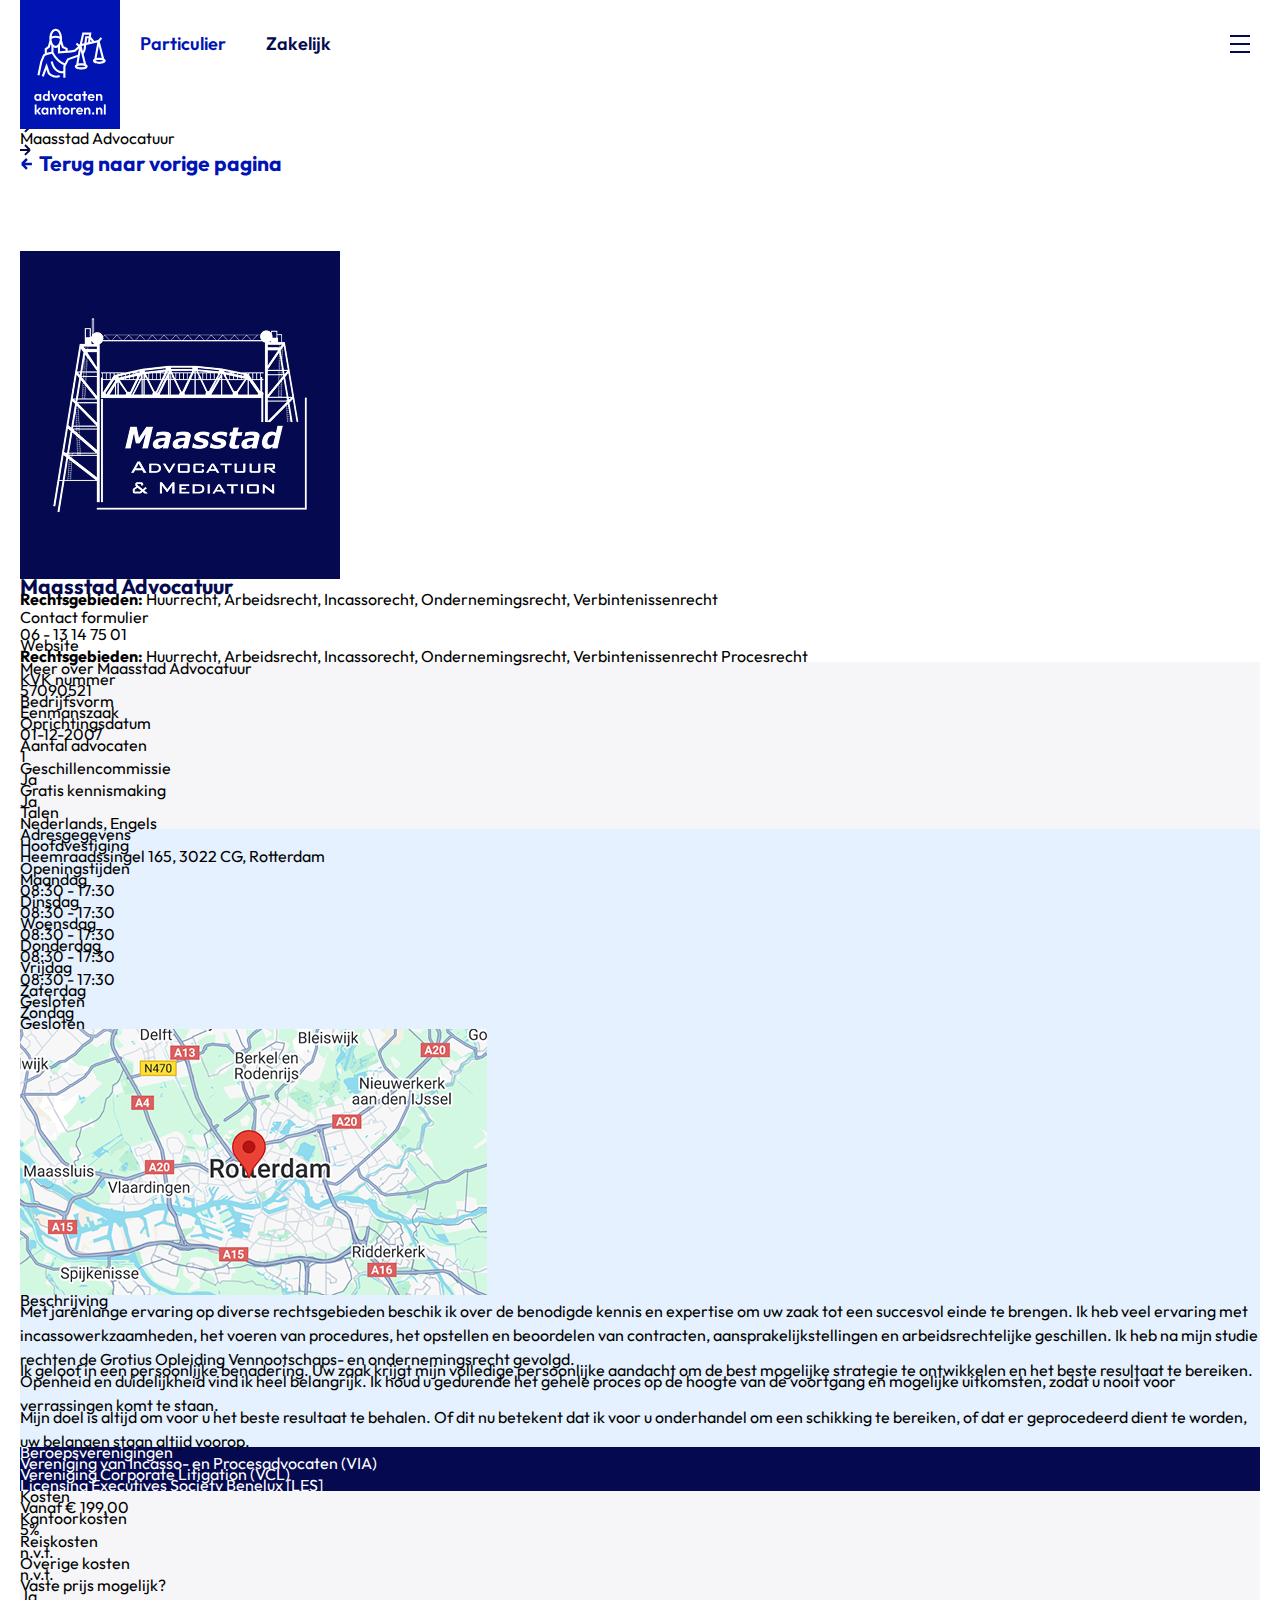
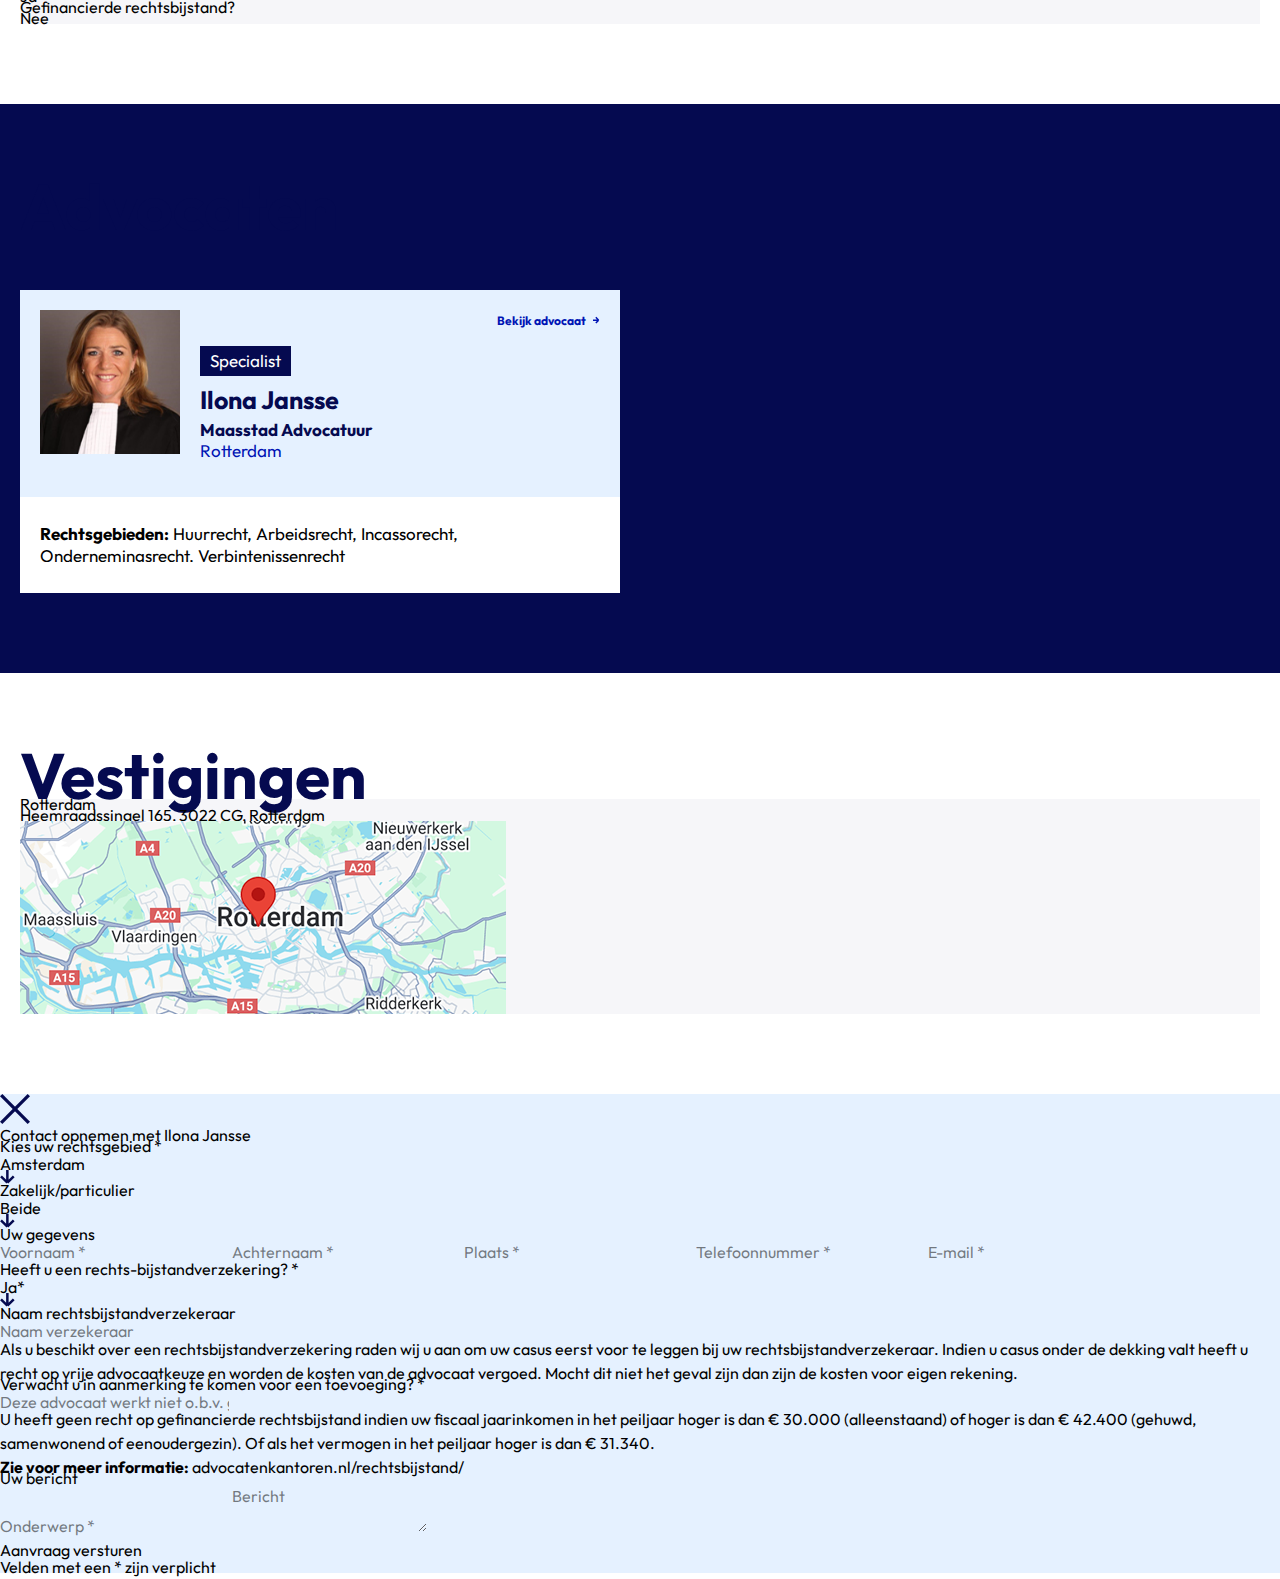
<file: profile-bussiness.html>
<!DOCTYPE html>
<html lang="en">
  <head>
    <meta charset="UTF-8" />
    <meta name="viewport" content="width=device-width, initial-scale=1.0" />
    <title>KANTOOR</title>
    <!-- Styles -->
    <link rel="stylesheet" href="./assets/css/main.css" />

    <!-- Fonts -->
    <link rel="preconnect" href="https://fonts.googleapis.com" />
    <link rel="preconnect" href="https://fonts.gstatic.com" crossorigin />
    <link
      href="https://fonts.googleapis.com/css2?family=Outfit:wght@100..900&display=swap"
      rel="stylesheet"
    />
  </head>
  <body>
    <!-- Header -->
    <header class="header">
      <div class="header__container">
        <!-- Logo -->
        <div class="container relative">
          <a href="#" class="logo">
            <img src="./assets/images/global/logo.svg" alt="logo" />
          </a>
        </div>

        <!-- [DESKTOP] Top Menu & Main Menu -->
        <div class="header__menus">
          <!-- Top Menu Container -->
          <div class="top__menu-wrapper">
            <div class="top__menu-container">
              <!-- Bussiness Type -->
              <nav role="menu" class="bussiness__type">
                <ul class="bussiness__type-list">
                  <li>
                    <button
                      class="bussiness__type-link active"
                      data-target="private"
                    >
                      <p>Particulier</p>
                    </button>
                  </li>
                  <li>
                    <button
                      class="bussiness__type-link"
                      data-target="bussiness"
                    >
                      <p>Zakelijk</p>
                    </button>
                  </li>
                </ul>
              </nav>
              <nav role="menu" class="top__menu">
                <ul class="top__menu-list">
                  <li>
                    <a href="#" class="top__menu-link">
                      <p>Home</p>
                      <svg
                        xmlns="http://www.w3.org/2000/svg"
                        width="10"
                        height="10"
                        viewBox="0 0 10 10"
                        fill="none"
                      >
                        <path
                          d="M1 9L9 1"
                          stroke="#050A50"
                          stroke-width="1.5"
                        />
                        <path
                          d="M1 1H9V9"
                          stroke="#050A50"
                          stroke-width="1.5"
                        />
                      </svg>
                    </a>
                  </li>
                  <li>
                    <a href="#" class="top__menu-link">
                      <p>Kantoor aanmelden</p>
                      <svg
                        xmlns="http://www.w3.org/2000/svg"
                        width="10"
                        height="10"
                        viewBox="0 0 10 10"
                        fill="none"
                      >
                        <path
                          d="M1 9L9 1"
                          stroke="#050A50"
                          stroke-width="1.5"
                        />
                        <path
                          d="M1 1H9V9"
                          stroke="#050A50"
                          stroke-width="1.5"
                        />
                      </svg>
                    </a>
                  </li>
                  <li>
                    <a href="#" class="top__menu-link">
                      <p>Over ons</p>
                      <svg
                        xmlns="http://www.w3.org/2000/svg"
                        width="10"
                        height="10"
                        viewBox="0 0 10 10"
                        fill="none"
                      >
                        <path
                          d="M1 9L9 1"
                          stroke="#050A50"
                          stroke-width="1.5"
                        />
                        <path
                          d="M1 1H9V9"
                          stroke="#050A50"
                          stroke-width="1.5"
                        />
                      </svg>
                    </a>
                  </li>
                  <li>
                    <a href="#" class="top__menu-link">
                      <p>Veelgestelde vragen</p>
                      <svg
                        xmlns="http://www.w3.org/2000/svg"
                        width="10"
                        height="10"
                        viewBox="0 0 10 10"
                        fill="none"
                      >
                        <path
                          d="M1 9L9 1"
                          stroke="#050A50"
                          stroke-width="1.5"
                        />
                        <path
                          d="M1 1H9V9"
                          stroke="#050A50"
                          stroke-width="1.5"
                        />
                      </svg>
                    </a>
                  </li>
                </ul>
              </nav>

              <button class="burger__btn">
                <div class="burger__icon">
                  <span></span>
                </div>
              </button>
            </div>
          </div>

          <!-- Main Menu Container -->
          <div class="main__menu-wrapper">
            <div class="main__menu-container">
              <nav role="menu" class="main__menu main__menu-private">
                <ul class="main__menu-list">
                  <li class="main__menu-list--item">
                    <a href="#" class="main__menu-link">
                      <span>Arbeidsrecht</span>

                      <nav class="submenu">
                        <ul class="submenu__list">
                          <li>
                            <a href="#" class="submenu__link">
                              <span>Arbeidsconflict</span>
                            </a>
                          </li>
                          <li>
                            <a href="#" class="submenu__link">
                              <span>Arbeidsongeschiktheid</span>
                            </a>
                          </li>
                          <li>
                            <a href="#" class="submenu__link">
                              <span>Arbeidsovereenkomst</span>
                            </a>
                          </li>
                          <li>
                            <a href="#" class="submenu__link">
                              <span>Arbeidsvoorwaarden</span>
                            </a>
                          </li>
                          <li>
                            <a href="#" class="submenu__link">
                              <span>Ontslagrecht</span>
                            </a>
                          </li>
                        </ul>
                      </nav>
                    </a>
                  </li>

                  <li class="main__menu-list--item">
                    <a href="#" class="main__menu-link">
                      <span>Bestuursrecht</span>

                      <nav class="submenu">
                        <ul class="submenu__list">
                          <li>
                            <a href="#" class="submenu__link">
                              <span>Arbeidsconflict</span>
                            </a>
                          </li>
                          <li>
                            <a href="#" class="submenu__link">
                              <span>Arbeidsongeschiktheid</span>
                            </a>
                          </li>
                          <li>
                            <a href="#" class="submenu__link">
                              <span>Arbeidsovereenkomst</span>
                            </a>
                          </li>
                          <li>
                            <a href="#" class="submenu__link">
                              <span>Arbeidsvoorwaarden</span>
                            </a>
                          </li>
                          <li>
                            <a href="#" class="submenu__link">
                              <span>Ontslagrecht</span>
                            </a>
                          </li>
                        </ul>
                      </nav>
                    </a>
                  </li>

                  <li class="main__menu-list--item">
                    <a href="#" class="main__menu-link">
                      <span>Contractenrecht</span>

                      <nav class="submenu">
                        <ul class="submenu__list">
                          <li>
                            <a href="#" class="submenu__link">
                              <span>Arbeidsconflict</span>
                            </a>
                          </li>
                          <li>
                            <a href="#" class="submenu__link">
                              <span>Arbeidsongeschiktheid</span>
                            </a>
                          </li>
                          <li>
                            <a href="#" class="submenu__link">
                              <span>Arbeidsovereenkomst</span>
                            </a>
                          </li>
                          <li>
                            <a href="#" class="submenu__link">
                              <span>Arbeidsvoorwaarden</span>
                            </a>
                          </li>
                          <li>
                            <a href="#" class="submenu__link">
                              <span>Ontslagrecht</span>
                            </a>
                          </li>
                        </ul>
                      </nav>
                    </a>
                  </li>
                  <li class="main__menu-list--item">
                    <a href="#" class="main__menu-link">
                      <span>Echtscheiding</span>

                      <nav class="submenu">
                        <ul class="submenu__list">
                          <li>
                            <a href="#" class="submenu__link">
                              <span>Arbeidsconflict</span>
                            </a>
                          </li>
                          <li>
                            <a href="#" class="submenu__link">
                              <span>Arbeidsongeschiktheid</span>
                            </a>
                          </li>
                          <li>
                            <a href="#" class="submenu__link">
                              <span>Arbeidsovereenkomst</span>
                            </a>
                          </li>
                          <li>
                            <a href="#" class="submenu__link">
                              <span>Arbeidsvoorwaarden</span>
                            </a>
                          </li>
                          <li>
                            <a href="#" class="submenu__link">
                              <span>Ontslagrecht</span>
                            </a>
                          </li>
                        </ul>
                      </nav>
                    </a>
                  </li>
                  <li class="main__menu-list--item">
                    <a href="#" class="main__menu-link">
                      <span>Erfrecht</span>

                      <nav class="submenu">
                        <ul class="submenu__list">
                          <li>
                            <a href="#" class="submenu__link">
                              <span>Arbeidsconflict</span>
                            </a>
                          </li>
                          <li>
                            <a href="#" class="submenu__link">
                              <span>Arbeidsongeschiktheid</span>
                            </a>
                          </li>
                          <li>
                            <a href="#" class="submenu__link">
                              <span>Arbeidsovereenkomst</span>
                            </a>
                          </li>
                          <li>
                            <a href="#" class="submenu__link">
                              <span>Arbeidsvoorwaarden</span>
                            </a>
                          </li>
                          <li>
                            <a href="#" class="submenu__link">
                              <span>Ontslagrecht</span>
                            </a>
                          </li>
                        </ul>
                      </nav>
                    </a>
                  </li>
                  <li class="main__menu-list--item">
                    <a href="#" class="main__menu-link">
                      <span>Huurrecht</span>

                      <nav class="submenu">
                        <ul class="submenu__list">
                          <li>
                            <a href="#" class="submenu__link">
                              <span>Arbeidsconflict</span>
                            </a>
                          </li>
                          <li>
                            <a href="#" class="submenu__link">
                              <span>Arbeidsongeschiktheid</span>
                            </a>
                          </li>
                          <li>
                            <a href="#" class="submenu__link">
                              <span>Arbeidsovereenkomst</span>
                            </a>
                          </li>
                          <li>
                            <a href="#" class="submenu__link">
                              <span>Arbeidsvoorwaarden</span>
                            </a>
                          </li>
                          <li>
                            <a href="#" class="submenu__link">
                              <span>Ontslagrecht</span>
                            </a>
                          </li>
                        </ul>
                      </nav>
                    </a>
                  </li>
                  <li class="main__menu-list--item">
                    <a href="#" class="main__menu-link">
                      <span>Letselschade</span>

                      <nav class="submenu">
                        <ul class="submenu__list">
                          <li>
                            <a href="#" class="submenu__link">
                              <span>Arbeidsconflict</span>
                            </a>
                          </li>
                          <li>
                            <a href="#" class="submenu__link">
                              <span>Arbeidsongeschiktheid</span>
                            </a>
                          </li>
                          <li>
                            <a href="#" class="submenu__link">
                              <span>Arbeidsovereenkomst</span>
                            </a>
                          </li>
                          <li>
                            <a href="#" class="submenu__link">
                              <span>Arbeidsvoorwaarden</span>
                            </a>
                          </li>
                          <li>
                            <a href="#" class="submenu__link">
                              <span>Ontslagrecht</span>
                            </a>
                          </li>
                        </ul>
                      </nav>
                    </a>
                  </li>
                  <li class="main__menu-list--item">
                    <a href="#" class="main__menu-link">
                      <span>Personen- & Familierecht</span>

                      <nav class="submenu">
                        <ul class="submenu__list">
                          <li>
                            <a href="#" class="submenu__link">
                              <span>Arbeidsconflict</span>
                            </a>
                          </li>
                          <li>
                            <a href="#" class="submenu__link">
                              <span>Arbeidsongeschiktheid</span>
                            </a>
                          </li>
                          <li>
                            <a href="#" class="submenu__link">
                              <span>Arbeidsovereenkomst</span>
                            </a>
                          </li>
                          <li>
                            <a href="#" class="submenu__link">
                              <span>Arbeidsvoorwaarden</span>
                            </a>
                          </li>
                          <li>
                            <a href="#" class="submenu__link">
                              <span>Ontslagrecht</span>
                            </a>
                          </li>
                        </ul>
                      </nav>
                    </a>
                  </li>
                  <li class="main__menu-list--item">
                    <a href="#" class="main__menu-link">
                      <span>Strafrecht</span>

                      <nav class="submenu">
                        <ul class="submenu__list">
                          <li>
                            <a href="#" class="submenu__link">
                              <span>Arbeidsconflict</span>
                            </a>
                          </li>
                          <li>
                            <a href="#" class="submenu__link">
                              <span>Arbeidsongeschiktheid</span>
                            </a>
                          </li>
                          <li>
                            <a href="#" class="submenu__link">
                              <span>Arbeidsovereenkomst</span>
                            </a>
                          </li>
                          <li>
                            <a href="#" class="submenu__link">
                              <span>Arbeidsvoorwaarden</span>
                            </a>
                          </li>
                          <li>
                            <a href="#" class="submenu__link">
                              <span>Ontslagrecht</span>
                            </a>
                          </li>
                        </ul>
                      </nav>
                    </a>
                  </li>
                </ul>
              </nav>

              <nav role="menu" class="main__menu main__menu-bussiness hidden">
                <ul class="main__menu-list">
                  <li class="main__menu-list--item">
                    <a href="#" class="main__menu-link">
                      <span>Arbeidsrecht</span>

                      <nav class="submenu">
                        <ul class="submenu__list">
                          <li>
                            <a href="#" class="submenu__link">
                              <span>Arbeidsconflict</span>
                            </a>
                          </li>
                          <li>
                            <a href="#" class="submenu__link">
                              <span>Arbeidsongeschiktheid</span>
                            </a>
                          </li>
                          <li>
                            <a href="#" class="submenu__link">
                              <span>Arbeidsovereenkomst</span>
                            </a>
                          </li>
                          <li>
                            <a href="#" class="submenu__link">
                              <span>Arbeidsvoorwaarden</span>
                            </a>
                          </li>
                          <li>
                            <a href="#" class="submenu__link">
                              <span>Ontslagrecht</span>
                            </a>
                          </li>
                        </ul>
                      </nav>
                    </a>
                  </li>

                  <li class="main__menu-list--item">
                    <a href="#" class="main__menu-link">
                      <span>Belastingrecht</span>

                      <nav class="submenu">
                        <ul class="submenu__list">
                          <li>
                            <a href="#" class="submenu__link">
                              <span>Arbeidsconflict</span>
                            </a>
                          </li>
                          <li>
                            <a href="#" class="submenu__link">
                              <span>Arbeidsongeschiktheid</span>
                            </a>
                          </li>
                          <li>
                            <a href="#" class="submenu__link">
                              <span>Arbeidsovereenkomst</span>
                            </a>
                          </li>
                          <li>
                            <a href="#" class="submenu__link">
                              <span>Arbeidsvoorwaarden</span>
                            </a>
                          </li>
                          <li>
                            <a href="#" class="submenu__link">
                              <span>Ontslagrecht</span>
                            </a>
                          </li>
                        </ul>
                      </nav>
                    </a>
                  </li>

                  <li class="main__menu-list--item">
                    <a href="#" class="main__menu-link">
                      <span>Faillissementsrecht</span>

                      <nav class="submenu">
                        <ul class="submenu__list">
                          <li>
                            <a href="#" class="submenu__link">
                              <span>Arbeidsconflict</span>
                            </a>
                          </li>
                          <li>
                            <a href="#" class="submenu__link">
                              <span>Arbeidsongeschiktheid</span>
                            </a>
                          </li>
                          <li>
                            <a href="#" class="submenu__link">
                              <span>Arbeidsovereenkomst</span>
                            </a>
                          </li>
                          <li>
                            <a href="#" class="submenu__link">
                              <span>Arbeidsvoorwaarden</span>
                            </a>
                          </li>
                          <li>
                            <a href="#" class="submenu__link">
                              <span>Ontslagrecht</span>
                            </a>
                          </li>
                        </ul>
                      </nav>
                    </a>
                  </li>
                  <li class="main__menu-list--item">
                    <a href="#" class="main__menu-link">
                      <span>ICT recht</span>

                      <nav class="submenu">
                        <ul class="submenu__list">
                          <li>
                            <a href="#" class="submenu__link">
                              <span>Arbeidsconflict</span>
                            </a>
                          </li>
                          <li>
                            <a href="#" class="submenu__link">
                              <span>Arbeidsongeschiktheid</span>
                            </a>
                          </li>
                          <li>
                            <a href="#" class="submenu__link">
                              <span>Arbeidsovereenkomst</span>
                            </a>
                          </li>
                          <li>
                            <a href="#" class="submenu__link">
                              <span>Arbeidsvoorwaarden</span>
                            </a>
                          </li>
                          <li>
                            <a href="#" class="submenu__link">
                              <span>Ontslagrecht</span>
                            </a>
                          </li>
                        </ul>
                      </nav>
                    </a>
                  </li>
                  <li class="main__menu-list--item">
                    <a href="#" class="main__menu-link">
                      <span>Intellectueel Eigendomsrecht</span>

                      <nav class="submenu">
                        <ul class="submenu__list">
                          <li>
                            <a href="#" class="submenu__link">
                              <span>Arbeidsconflict</span>
                            </a>
                          </li>
                          <li>
                            <a href="#" class="submenu__link">
                              <span>Arbeidsongeschiktheid</span>
                            </a>
                          </li>
                          <li>
                            <a href="#" class="submenu__link">
                              <span>Arbeidsovereenkomst</span>
                            </a>
                          </li>
                          <li>
                            <a href="#" class="submenu__link">
                              <span>Arbeidsvoorwaarden</span>
                            </a>
                          </li>
                          <li>
                            <a href="#" class="submenu__link">
                              <span>Ontslagrecht</span>
                            </a>
                          </li>
                        </ul>
                      </nav>
                    </a>
                  </li>
                  <li class="main__menu-list--item">
                    <a href="#" class="main__menu-link">
                      <span>Ondernemingsrecht</span>

                      <nav class="submenu">
                        <ul class="submenu__list">
                          <li>
                            <a href="#" class="submenu__link">
                              <span>Arbeidsconflict</span>
                            </a>
                          </li>
                          <li>
                            <a href="#" class="submenu__link">
                              <span>Arbeidsongeschiktheid</span>
                            </a>
                          </li>
                          <li>
                            <a href="#" class="submenu__link">
                              <span>Arbeidsovereenkomst</span>
                            </a>
                          </li>
                          <li>
                            <a href="#" class="submenu__link">
                              <span>Arbeidsvoorwaarden</span>
                            </a>
                          </li>
                          <li>
                            <a href="#" class="submenu__link">
                              <span>Ontslagrecht</span>
                            </a>
                          </li>
                        </ul>
                      </nav>
                    </a>
                  </li>
                  <li class="main__menu-list--item">
                    <a href="#" class="main__menu-link">
                      <span>Vastgoedrecht</span>

                      <nav class="submenu">
                        <ul class="submenu__list">
                          <li>
                            <a href="#" class="submenu__link">
                              <span>Arbeidsconflict</span>
                            </a>
                          </li>
                          <li>
                            <a href="#" class="submenu__link">
                              <span>Arbeidsongeschiktheid</span>
                            </a>
                          </li>
                          <li>
                            <a href="#" class="submenu__link">
                              <span>Arbeidsovereenkomst</span>
                            </a>
                          </li>
                          <li>
                            <a href="#" class="submenu__link">
                              <span>Arbeidsvoorwaarden</span>
                            </a>
                          </li>
                          <li>
                            <a href="#" class="submenu__link">
                              <span>Ontslagrecht</span>
                            </a>
                          </li>
                        </ul>
                      </nav>
                    </a>
                  </li>
                  <li class="main__menu-list--item">
                    <a href="#" class="main__menu-link">
                      <span>Verbintenissenrecht</span>

                      <nav class="submenu">
                        <ul class="submenu__list">
                          <li>
                            <a href="#" class="submenu__link">
                              <span>Arbeidsconflict</span>
                            </a>
                          </li>
                          <li>
                            <a href="#" class="submenu__link">
                              <span>Arbeidsongeschiktheid</span>
                            </a>
                          </li>
                          <li>
                            <a href="#" class="submenu__link">
                              <span>Arbeidsovereenkomst</span>
                            </a>
                          </li>
                          <li>
                            <a href="#" class="submenu__link">
                              <span>Arbeidsvoorwaarden</span>
                            </a>
                          </li>
                          <li>
                            <a href="#" class="submenu__link">
                              <span>Ontslagrecht</span>
                            </a>
                          </li>
                        </ul>
                      </nav>
                    </a>
                  </li>
                </ul>
              </nav>
            </div>
          </div>
        </div>

        <!-- [MOBILE] Mobile Menu -->
        <div class="mobile__menu">
          <div class="mobile__menu-wrapper">
            <!-- Menu Accordion -->
            <div
              class="accordion mobile__menu-accordion mobile__menu-accordion-private"
            >
              <!-- Menu Item -->
              <div class="accordion__item">
                <!-- Accrodion Trigger -->
                <button class="accordion__trigger">
                  <p class="accordion__trigger-text">Arbeidsrecht</p>
                  <!-- Icon -->
                  <div class="accordion__trigger-icon">
                    <span class="accordion__trigger-icon--line1"></span>
                    <span class="accordion__trigger-icon--line2"></span>
                  </div>
                </button>

                <!-- Accrodion Content -->
                <div class="accordion__content">
                  <div class="overflow-hidden">
                    <nav role="menu">
                      <ul class="mobile__menu-list">
                        <li>
                          <a href="#" class="mobile__menu-link">
                            <p>Arbeidsconflict</p>
                          </a>
                        </li>
                        <li>
                          <a href="#" class="mobile__menu-link">
                            <p>Arbeidsongeschiktheid</p>
                          </a>
                        </li>
                        <li>
                          <a href="#" class="mobile__menu-link">
                            <p>Arbeidsovereenkomst</p>
                          </a>
                        </li>
                        <li>
                          <a href="#" class="mobile__menu-link">
                            <p>Arbeidsvoorwaarden</p>
                          </a>
                        </li>
                        <li>
                          <a href="#" class="mobile__menu-link">
                            <p>Ontslagrecht</p>
                          </a>
                        </li>
                      </ul>
                    </nav>
                  </div>
                </div>
              </div>
              <!-- Menu Item -->
              <div class="accordion__item">
                <!-- Accrodion Trigger -->
                <button class="accordion__trigger">
                  <p class="accordion__trigger-text">Bestuursrecht</p>
                  <!-- Icon -->
                  <div class="accordion__trigger-icon">
                    <span class="accordion__trigger-icon--line1"></span>
                    <span class="accordion__trigger-icon--line2"></span>
                  </div>
                </button>

                <!-- Accrodion Content -->
                <div class="accordion__content">
                  <div class="overflow-hidden">
                    <nav role="menu">
                      <ul class="mobile__menu-list">
                        <li>
                          <a href="#" class="mobile__menu-link">
                            <p>Arbeidsconflict</p>
                          </a>
                        </li>
                        <li>
                          <a href="#" class="mobile__menu-link">
                            <p>Arbeidsongeschiktheid</p>
                          </a>
                        </li>
                        <li>
                          <a href="#" class="mobile__menu-link">
                            <p>Arbeidsovereenkomst</p>
                          </a>
                        </li>
                        <li>
                          <a href="#" class="mobile__menu-link">
                            <p>Arbeidsvoorwaarden</p>
                          </a>
                        </li>
                        <li>
                          <a href="#" class="mobile__menu-link">
                            <p>Ontslagrecht</p>
                          </a>
                        </li>
                      </ul>
                    </nav>
                  </div>
                </div>
              </div>
              <!-- Menu Item -->
              <div class="accordion__item">
                <!-- Accrodion Trigger -->
                <button class="accordion__trigger">
                  <p class="accordion__trigger-text">Contractenrecht</p>
                  <!-- Icon -->
                  <div class="accordion__trigger-icon">
                    <span class="accordion__trigger-icon--line1"></span>
                    <span class="accordion__trigger-icon--line2"></span>
                  </div>
                </button>

                <!-- Accrodion Content -->
                <div class="accordion__content">
                  <div class="overflow-hidden">
                    <nav role="menu">
                      <ul class="mobile__menu-list">
                        <li>
                          <a href="#" class="mobile__menu-link">
                            <p>Arbeidsconflict</p>
                          </a>
                        </li>
                        <li>
                          <a href="#" class="mobile__menu-link">
                            <p>Arbeidsongeschiktheid</p>
                          </a>
                        </li>
                        <li>
                          <a href="#" class="mobile__menu-link">
                            <p>Arbeidsovereenkomst</p>
                          </a>
                        </li>
                        <li>
                          <a href="#" class="mobile__menu-link">
                            <p>Arbeidsvoorwaarden</p>
                          </a>
                        </li>
                        <li>
                          <a href="#" class="mobile__menu-link">
                            <p>Ontslagrecht</p>
                          </a>
                        </li>
                      </ul>
                    </nav>
                  </div>
                </div>
              </div>
              <!-- Menu Item -->
              <div class="accordion__item">
                <!-- Accrodion Trigger -->
                <button class="accordion__trigger">
                  <p class="accordion__trigger-text">Echtscheiding</p>
                  <!-- Icon -->
                  <div class="accordion__trigger-icon">
                    <span class="accordion__trigger-icon--line1"></span>
                    <span class="accordion__trigger-icon--line2"></span>
                  </div>
                </button>

                <!-- Accrodion Content -->
                <div class="accordion__content">
                  <div class="overflow-hidden">
                    <nav role="menu">
                      <ul class="mobile__menu-list">
                        <li>
                          <a href="#" class="mobile__menu-link">
                            <p>Arbeidsconflict</p>
                          </a>
                        </li>
                        <li>
                          <a href="#" class="mobile__menu-link">
                            <p>Arbeidsongeschiktheid</p>
                          </a>
                        </li>
                        <li>
                          <a href="#" class="mobile__menu-link">
                            <p>Arbeidsovereenkomst</p>
                          </a>
                        </li>
                        <li>
                          <a href="#" class="mobile__menu-link">
                            <p>Arbeidsvoorwaarden</p>
                          </a>
                        </li>
                        <li>
                          <a href="#" class="mobile__menu-link">
                            <p>Ontslagrecht</p>
                          </a>
                        </li>
                      </ul>
                    </nav>
                  </div>
                </div>
              </div>
              <!-- Menu Item -->
              <div class="accordion__item">
                <!-- Accrodion Trigger -->
                <button class="accordion__trigger">
                  <p class="accordion__trigger-text">Erfrecht</p>
                  <!-- Icon -->
                  <div class="accordion__trigger-icon">
                    <span class="accordion__trigger-icon--line1"></span>
                    <span class="accordion__trigger-icon--line2"></span>
                  </div>
                </button>

                <!-- Accrodion Content -->
                <div class="accordion__content">
                  <div class="overflow-hidden">
                    <nav role="menu">
                      <ul class="mobile__menu-list">
                        <li>
                          <a href="#" class="mobile__menu-link">
                            <p>Arbeidsconflict</p>
                          </a>
                        </li>
                        <li>
                          <a href="#" class="mobile__menu-link">
                            <p>Arbeidsongeschiktheid</p>
                          </a>
                        </li>
                        <li>
                          <a href="#" class="mobile__menu-link">
                            <p>Arbeidsovereenkomst</p>
                          </a>
                        </li>
                        <li>
                          <a href="#" class="mobile__menu-link">
                            <p>Arbeidsvoorwaarden</p>
                          </a>
                        </li>
                        <li>
                          <a href="#" class="mobile__menu-link">
                            <p>Ontslagrecht</p>
                          </a>
                        </li>
                      </ul>
                    </nav>
                  </div>
                </div>
              </div>
              <!-- Menu Item -->
              <div class="accordion__item">
                <!-- Accrodion Trigger -->
                <button class="accordion__trigger">
                  <p class="accordion__trigger-text">Huurrecht</p>
                  <!-- Icon -->
                  <div class="accordion__trigger-icon">
                    <span class="accordion__trigger-icon--line1"></span>
                    <span class="accordion__trigger-icon--line2"></span>
                  </div>
                </button>

                <!-- Accrodion Content -->
                <div class="accordion__content">
                  <div class="overflow-hidden">
                    <nav role="menu">
                      <ul class="mobile__menu-list">
                        <li>
                          <a href="#" class="mobile__menu-link">
                            <p>Arbeidsconflict</p>
                          </a>
                        </li>
                        <li>
                          <a href="#" class="mobile__menu-link">
                            <p>Arbeidsongeschiktheid</p>
                          </a>
                        </li>
                        <li>
                          <a href="#" class="mobile__menu-link">
                            <p>Arbeidsovereenkomst</p>
                          </a>
                        </li>
                        <li>
                          <a href="#" class="mobile__menu-link">
                            <p>Arbeidsvoorwaarden</p>
                          </a>
                        </li>
                        <li>
                          <a href="#" class="mobile__menu-link">
                            <p>Ontslagrecht</p>
                          </a>
                        </li>
                      </ul>
                    </nav>
                  </div>
                </div>
              </div>
              <!-- Menu Item -->
              <div class="accordion__item">
                <!-- Accrodion Trigger -->
                <button class="accordion__trigger">
                  <p class="accordion__trigger-text">Letselschade</p>
                  <!-- Icon -->
                  <div class="accordion__trigger-icon">
                    <span class="accordion__trigger-icon--line1"></span>
                    <span class="accordion__trigger-icon--line2"></span>
                  </div>
                </button>

                <!-- Accrodion Content -->
                <div class="accordion__content">
                  <div class="overflow-hidden">
                    <nav role="menu">
                      <ul class="mobile__menu-list">
                        <li>
                          <a href="#" class="mobile__menu-link">
                            <p>Arbeidsconflict</p>
                          </a>
                        </li>
                        <li>
                          <a href="#" class="mobile__menu-link">
                            <p>Arbeidsongeschiktheid</p>
                          </a>
                        </li>
                        <li>
                          <a href="#" class="mobile__menu-link">
                            <p>Arbeidsovereenkomst</p>
                          </a>
                        </li>
                        <li>
                          <a href="#" class="mobile__menu-link">
                            <p>Arbeidsvoorwaarden</p>
                          </a>
                        </li>
                        <li>
                          <a href="#" class="mobile__menu-link">
                            <p>Ontslagrecht</p>
                          </a>
                        </li>
                      </ul>
                    </nav>
                  </div>
                </div>
              </div>
              <!-- Menu Item -->
              <div class="accordion__item">
                <!-- Accrodion Trigger -->
                <button class="accordion__trigger">
                  <p class="accordion__trigger-text">
                    Personen- & Familierecht
                  </p>
                  <!-- Icon -->
                  <div class="accordion__trigger-icon">
                    <span class="accordion__trigger-icon--line1"></span>
                    <span class="accordion__trigger-icon--line2"></span>
                  </div>
                </button>

                <!-- Accrodion Content -->
                <div class="accordion__content">
                  <div class="overflow-hidden">
                    <nav role="menu">
                      <ul class="mobile__menu-list">
                        <li>
                          <a href="#" class="mobile__menu-link">
                            <p>Arbeidsconflict</p>
                          </a>
                        </li>
                        <li>
                          <a href="#" class="mobile__menu-link">
                            <p>Arbeidsongeschiktheid</p>
                          </a>
                        </li>
                        <li>
                          <a href="#" class="mobile__menu-link">
                            <p>Arbeidsovereenkomst</p>
                          </a>
                        </li>
                        <li>
                          <a href="#" class="mobile__menu-link">
                            <p>Arbeidsvoorwaarden</p>
                          </a>
                        </li>
                        <li>
                          <a href="#" class="mobile__menu-link">
                            <p>Ontslagrecht</p>
                          </a>
                        </li>
                      </ul>
                    </nav>
                  </div>
                </div>
              </div>
              <!-- Menu Item -->
              <div class="accordion__item">
                <!-- Accrodion Trigger -->
                <button class="accordion__trigger">
                  <p class="accordion__trigger-text">Strafrecht</p>
                  <!-- Icon -->
                  <div class="accordion__trigger-icon">
                    <span class="accordion__trigger-icon--line1"></span>
                    <span class="accordion__trigger-icon--line2"></span>
                  </div>
                </button>

                <!-- Accrodion Content -->
                <div class="accordion__content">
                  <div class="overflow-hidden">
                    <nav role="menu">
                      <ul class="mobile__menu-list">
                        <li>
                          <a href="#" class="mobile__menu-link">
                            <p>Arbeidsconflict</p>
                          </a>
                        </li>
                        <li>
                          <a href="#" class="mobile__menu-link">
                            <p>Arbeidsongeschiktheid</p>
                          </a>
                        </li>
                        <li>
                          <a href="#" class="mobile__menu-link">
                            <p>Arbeidsovereenkomst</p>
                          </a>
                        </li>
                        <li>
                          <a href="#" class="mobile__menu-link">
                            <p>Arbeidsvoorwaarden</p>
                          </a>
                        </li>
                        <li>
                          <a href="#" class="mobile__menu-link">
                            <p>Ontslagrecht</p>
                          </a>
                        </li>
                      </ul>
                    </nav>
                  </div>
                </div>
              </div>
            </div>

            <!-- Menu Accordion -->
            <div
              class="accordion mobile__menu-accordion mobile__menu-accordion-bussiness hidden"
            >
              <!-- Menu Item -->
              <div class="accordion__item">
                <!-- Accrodion Trigger -->
                <button class="accordion__trigger">
                  <p class="accordion__trigger-text">Arbeidsrecht</p>
                  <!-- Icon -->
                  <div class="accordion__trigger-icon">
                    <span class="accordion__trigger-icon--line1"></span>
                    <span class="accordion__trigger-icon--line2"></span>
                  </div>
                </button>

                <!-- Accrodion Content -->
                <div class="accordion__content">
                  <div class="overflow-hidden">
                    <nav role="menu">
                      <ul class="mobile__menu-list">
                        <li>
                          <a href="#" class="mobile__menu-link">
                            <p>Arbeidsconflict</p>
                          </a>
                        </li>
                        <li>
                          <a href="#" class="mobile__menu-link">
                            <p>Arbeidsongeschiktheid</p>
                          </a>
                        </li>
                        <li>
                          <a href="#" class="mobile__menu-link">
                            <p>Arbeidsovereenkomst</p>
                          </a>
                        </li>
                        <li>
                          <a href="#" class="mobile__menu-link">
                            <p>Arbeidsvoorwaarden</p>
                          </a>
                        </li>
                        <li>
                          <a href="#" class="mobile__menu-link">
                            <p>Ontslagrecht</p>
                          </a>
                        </li>
                      </ul>
                    </nav>
                  </div>
                </div>
              </div>
              <!-- Menu Item -->
              <div class="accordion__item">
                <!-- Accrodion Trigger -->
                <button class="accordion__trigger">
                  <p class="accordion__trigger-text">Belastingrecht</p>
                  <!-- Icon -->
                  <div class="accordion__trigger-icon">
                    <span class="accordion__trigger-icon--line1"></span>
                    <span class="accordion__trigger-icon--line2"></span>
                  </div>
                </button>

                <!-- Accrodion Content -->
                <div class="accordion__content">
                  <div class="overflow-hidden">
                    <nav role="menu">
                      <ul class="mobile__menu-list">
                        <li>
                          <a href="#" class="mobile__menu-link">
                            <p>Arbeidsconflict</p>
                          </a>
                        </li>
                        <li>
                          <a href="#" class="mobile__menu-link">
                            <p>Arbeidsongeschiktheid</p>
                          </a>
                        </li>
                        <li>
                          <a href="#" class="mobile__menu-link">
                            <p>Arbeidsovereenkomst</p>
                          </a>
                        </li>
                        <li>
                          <a href="#" class="mobile__menu-link">
                            <p>Arbeidsvoorwaarden</p>
                          </a>
                        </li>
                        <li>
                          <a href="#" class="mobile__menu-link">
                            <p>Ontslagrecht</p>
                          </a>
                        </li>
                      </ul>
                    </nav>
                  </div>
                </div>
              </div>
              <!-- Menu Item -->
              <div class="accordion__item">
                <!-- Accrodion Trigger -->
                <button class="accordion__trigger">
                  <p class="accordion__trigger-text">Faillissementsrecht</p>
                  <!-- Icon -->
                  <div class="accordion__trigger-icon">
                    <span class="accordion__trigger-icon--line1"></span>
                    <span class="accordion__trigger-icon--line2"></span>
                  </div>
                </button>

                <!-- Accrodion Content -->
                <div class="accordion__content">
                  <div class="overflow-hidden">
                    <nav role="menu">
                      <ul class="mobile__menu-list">
                        <li>
                          <a href="#" class="mobile__menu-link">
                            <p>Arbeidsconflict</p>
                          </a>
                        </li>
                        <li>
                          <a href="#" class="mobile__menu-link">
                            <p>Arbeidsongeschiktheid</p>
                          </a>
                        </li>
                        <li>
                          <a href="#" class="mobile__menu-link">
                            <p>Arbeidsovereenkomst</p>
                          </a>
                        </li>
                        <li>
                          <a href="#" class="mobile__menu-link">
                            <p>Arbeidsvoorwaarden</p>
                          </a>
                        </li>
                        <li>
                          <a href="#" class="mobile__menu-link">
                            <p>Ontslagrecht</p>
                          </a>
                        </li>
                      </ul>
                    </nav>
                  </div>
                </div>
              </div>
              <!-- Menu Item -->
              <div class="accordion__item">
                <!-- Accrodion Trigger -->
                <button class="accordion__trigger">
                  <p class="accordion__trigger-text">ICT recht</p>
                  <!-- Icon -->
                  <div class="accordion__trigger-icon">
                    <span class="accordion__trigger-icon--line1"></span>
                    <span class="accordion__trigger-icon--line2"></span>
                  </div>
                </button>

                <!-- Accrodion Content -->
                <div class="accordion__content">
                  <div class="overflow-hidden">
                    <nav role="menu">
                      <ul class="mobile__menu-list">
                        <li>
                          <a href="#" class="mobile__menu-link">
                            <p>Arbeidsconflict</p>
                          </a>
                        </li>
                        <li>
                          <a href="#" class="mobile__menu-link">
                            <p>Arbeidsongeschiktheid</p>
                          </a>
                        </li>
                        <li>
                          <a href="#" class="mobile__menu-link">
                            <p>Arbeidsovereenkomst</p>
                          </a>
                        </li>
                        <li>
                          <a href="#" class="mobile__menu-link">
                            <p>Arbeidsvoorwaarden</p>
                          </a>
                        </li>
                        <li>
                          <a href="#" class="mobile__menu-link">
                            <p>Ontslagrecht</p>
                          </a>
                        </li>
                      </ul>
                    </nav>
                  </div>
                </div>
              </div>
              <!-- Menu Item -->
              <div class="accordion__item">
                <!-- Accrodion Trigger -->
                <button class="accordion__trigger">
                  <p class="accordion__trigger-text">
                    Intellectueel Eigendomsrecht
                  </p>
                  <!-- Icon -->
                  <div class="accordion__trigger-icon">
                    <span class="accordion__trigger-icon--line1"></span>
                    <span class="accordion__trigger-icon--line2"></span>
                  </div>
                </button>

                <!-- Accrodion Content -->
                <div class="accordion__content">
                  <div class="overflow-hidden">
                    <nav role="menu">
                      <ul class="mobile__menu-list">
                        <li>
                          <a href="#" class="mobile__menu-link">
                            <p>Arbeidsconflict</p>
                          </a>
                        </li>
                        <li>
                          <a href="#" class="mobile__menu-link">
                            <p>Arbeidsongeschiktheid</p>
                          </a>
                        </li>
                        <li>
                          <a href="#" class="mobile__menu-link">
                            <p>Arbeidsovereenkomst</p>
                          </a>
                        </li>
                        <li>
                          <a href="#" class="mobile__menu-link">
                            <p>Arbeidsvoorwaarden</p>
                          </a>
                        </li>
                        <li>
                          <a href="#" class="mobile__menu-link">
                            <p>Ontslagrecht</p>
                          </a>
                        </li>
                      </ul>
                    </nav>
                  </div>
                </div>
              </div>
              <!-- Menu Item -->
              <div class="accordion__item">
                <!-- Accrodion Trigger -->
                <button class="accordion__trigger">
                  <p class="accordion__trigger-text">Ondernemingsrecht</p>
                  <!-- Icon -->
                  <div class="accordion__trigger-icon">
                    <span class="accordion__trigger-icon--line1"></span>
                    <span class="accordion__trigger-icon--line2"></span>
                  </div>
                </button>

                <!-- Accrodion Content -->
                <div class="accordion__content">
                  <div class="overflow-hidden">
                    <nav role="menu">
                      <ul class="mobile__menu-list">
                        <li>
                          <a href="#" class="mobile__menu-link">
                            <p>Arbeidsconflict</p>
                          </a>
                        </li>
                        <li>
                          <a href="#" class="mobile__menu-link">
                            <p>Arbeidsongeschiktheid</p>
                          </a>
                        </li>
                        <li>
                          <a href="#" class="mobile__menu-link">
                            <p>Arbeidsovereenkomst</p>
                          </a>
                        </li>
                        <li>
                          <a href="#" class="mobile__menu-link">
                            <p>Arbeidsvoorwaarden</p>
                          </a>
                        </li>
                        <li>
                          <a href="#" class="mobile__menu-link">
                            <p>Ontslagrecht</p>
                          </a>
                        </li>
                      </ul>
                    </nav>
                  </div>
                </div>
              </div>
              <!-- Menu Item -->
              <div class="accordion__item">
                <!-- Accrodion Trigger -->
                <button class="accordion__trigger">
                  <p class="accordion__trigger-text">Vastgoedrecht</p>
                  <!-- Icon -->
                  <div class="accordion__trigger-icon">
                    <span class="accordion__trigger-icon--line1"></span>
                    <span class="accordion__trigger-icon--line2"></span>
                  </div>
                </button>

                <!-- Accrodion Content -->
                <div class="accordion__content">
                  <div class="overflow-hidden">
                    <nav role="menu">
                      <ul class="mobile__menu-list">
                        <li>
                          <a href="#" class="mobile__menu-link">
                            <p>Arbeidsconflict</p>
                          </a>
                        </li>
                        <li>
                          <a href="#" class="mobile__menu-link">
                            <p>Arbeidsongeschiktheid</p>
                          </a>
                        </li>
                        <li>
                          <a href="#" class="mobile__menu-link">
                            <p>Arbeidsovereenkomst</p>
                          </a>
                        </li>
                        <li>
                          <a href="#" class="mobile__menu-link">
                            <p>Arbeidsvoorwaarden</p>
                          </a>
                        </li>
                        <li>
                          <a href="#" class="mobile__menu-link">
                            <p>Ontslagrecht</p>
                          </a>
                        </li>
                      </ul>
                    </nav>
                  </div>
                </div>
              </div>
              <!-- Menu Item -->
              <div class="accordion__item">
                <!-- Accrodion Trigger -->
                <button class="accordion__trigger">
                  <p class="accordion__trigger-text">Verbintenissenrecht</p>
                  <!-- Icon -->
                  <div class="accordion__trigger-icon">
                    <span class="accordion__trigger-icon--line1"></span>
                    <span class="accordion__trigger-icon--line2"></span>
                  </div>
                </button>

                <!-- Accrodion Content -->
                <div class="accordion__content">
                  <div class="overflow-hidden">
                    <nav role="menu">
                      <ul class="mobile__menu-list">
                        <li>
                          <a href="#" class="mobile__menu-link">
                            <p>Arbeidsconflict</p>
                          </a>
                        </li>
                        <li>
                          <a href="#" class="mobile__menu-link">
                            <p>Arbeidsongeschiktheid</p>
                          </a>
                        </li>
                        <li>
                          <a href="#" class="mobile__menu-link">
                            <p>Arbeidsovereenkomst</p>
                          </a>
                        </li>
                        <li>
                          <a href="#" class="mobile__menu-link">
                            <p>Arbeidsvoorwaarden</p>
                          </a>
                        </li>
                        <li>
                          <a href="#" class="mobile__menu-link">
                            <p>Ontslagrecht</p>
                          </a>
                        </li>
                      </ul>
                    </nav>
                  </div>
                </div>
              </div>
            </div>

            <!-- Submenu -->
            <div class="mobile__submenu-container">
              <p class="mobile__menu-title">Meer</p>

              <nav role="menu">
                <ul class="mobile__submenu">
                  <li>
                    <a href="/index.html" class="mobile__submenu-link">
                      <p>Home</p>
                      <svg
                        xmlns="http://www.w3.org/2000/svg"
                        width="9"
                        height="9"
                        viewBox="0 0 9 9"
                        fill="none"
                      >
                        <path
                          d="M1 8L7.5 1.5"
                          stroke="#050A50"
                          stroke-width="1.5"
                        />
                        <path
                          d="M1 1.5H7.5V8"
                          stroke="#050A50"
                          stroke-width="1.5"
                        />
                      </svg>
                    </a>
                  </li>
                  <li>
                    <a href="#" class="mobile__submenu-link">
                      <p>Over ons</p>
                      <svg
                        xmlns="http://www.w3.org/2000/svg"
                        width="9"
                        height="9"
                        viewBox="0 0 9 9"
                        fill="none"
                      >
                        <path
                          d="M1 8L7.5 1.5"
                          stroke="#050A50"
                          stroke-width="1.5"
                        />
                        <path
                          d="M1 1.5H7.5V8"
                          stroke="#050A50"
                          stroke-width="1.5"
                        />
                      </svg>
                    </a>
                  </li>
                  <li>
                    <a href="#" class="mobile__submenu-link">
                      <p>Veelgestelde vragen</p>
                      <svg
                        xmlns="http://www.w3.org/2000/svg"
                        width="9"
                        height="9"
                        viewBox="0 0 9 9"
                        fill="none"
                      >
                        <path
                          d="M1 8L7.5 1.5"
                          stroke="#050A50"
                          stroke-width="1.5"
                        />
                        <path
                          d="M1 1.5H7.5V8"
                          stroke="#050A50"
                          stroke-width="1.5"
                        />
                      </svg>
                    </a>
                  </li>
                </ul>
              </nav>
            </div>

            <!-- CTA -->
            <div class="mobile__cta">
              <p class="mobile__menu-title">
                Staat uw kantoor nog niet op onze website? Word lid als
                advocaat, kantoor of ambassadeur
              </p>
              <a href="#" class="mobile__cta-link link">
                <p>Kantoor aanmelden</p>
                <svg
                  xmlns="http://www.w3.org/2000/svg"
                  width="7"
                  height="8"
                  viewBox="0 0 7 8"
                  fill="none"
                >
                  <path
                    d="M2.82812 6.99688L5.65655 4.16845M5.65655 4.16845L2.82812 1.34003M5.65655 4.16845H-0.000302161"
                    stroke="#0014B4"
                    stroke-width="1.5"
                  />
                </svg>
              </a>
            </div>
          </div>
        </div>
      </div>
    </header>

    <main>
      <!-- Breadcrumbs -->
      <section class="section__breadcrumbs">
        <div class="container">
          <div class="breadcrumbs">
            <ul class="breadcrumbs__list">
              <li class="breadcrumbs__list-item">
                <a href="#" class="breadcrumbs__list-link">
                  <p>Home</p>
                  <img
                    src="./assets/images/icons/breadcrumbs-arrow.svg"
                    alt="arrow icon"
                  />
                </a>
              </li>

              <li class="breadcrumbs__list-item">
                <a href="#" class="breadcrumbs__list-link">
                  <p>Kantoren</p>
                  <img
                    src="./assets/images/icons/breadcrumbs-arrow.svg"
                    alt="arrow icon"
                  />
                </a>
              </li>

              <li class="breadcrumbs__list-item">
                <a href="#" class="breadcrumbs__list-link">
                  <p>Maasstad Advocatuur</p>
                  <img
                    src="./assets/images/icons/breadcrumbs-arrow.svg"
                    alt="arrow icon"
                  />
                </a>
              </li>
            </ul>

            <a href="#" class="link breadcrumbs__back">
              <svg
                xmlns="http://www.w3.org/2000/svg"
                width="12"
                height="12"
                viewBox="0 0 12 12"
                fill="none"
              >
                <path
                  d="M6.95312 0.999981L2.00338 5.94973M2.00338 5.94973L6.95312 10.8995M2.00338 5.94973L11.9029 5.94973"
                  stroke="currentColor"
                  stroke-width="2.5"
                />
              </svg>
              <p>
                Terug
                <span>naar vorige pagina</span>
              </p>
            </a>
          </div>
        </div>
      </section>

      <!-- Profile -->
      <section class="section section__profile">
        <div class="container profile__container-wrapper">
          <div class="profile__container">
            <div class="profile__container-left">
              <div>
                <div class="profile profile__bussiness p-inner">
                  <div class="profile_image">
                    <img
                      src="./assets/images/profile/profile-bussiness.png"
                      alt="profile image"
                    />
                  </div>

                  <div class="profile__info">
                    <a
                      href="#"
                      class="profile__name link link-blue-200 no-margin"
                    >
                      <h1>Maasstad Advocatuur</h1>
                    </a>

                    <p class="profile__text">
                      <strong>Rechtsgebieden:</strong>
                      <a href="#" class="lawyers__item-footer--link">
                        Huurrecht,
                      </a>

                      <a href="#" class="lawyers__item-footer--link">
                        Arbeidsrecht,
                      </a>

                      <a href="#" class="lawyers__item-footer--link">
                        Incassorecht,
                      </a>

                      <a href="#" class="lawyers__item-footer--link">
                        Ondernemingsrecht,
                      </a>

                      <a href="#" class="lawyers__item-footer--link">
                        Verbintenissenrecht
                      </a>
                    </p>

                    <ul class="profile__list">
                      <li class="profile__list-item">
                        <button
                          id="modal-btn"
                          class="profile__list-link link-1 btn btn-primary"
                        >
                          <p>
                            Contact
                            <span>formulier</span>
                          </p>
                        </button>
                      </li>
                      <li class="profile__list-item">
                        <a
                          href="tel:0613147501"
                          class="profile__list-link link-2 btn btn-primary"
                        >
                          <p>06 - 13 14 75 01</p>
                        </a>
                      </li>
                      <li class="profile__list-item">
                        <a
                          href="#"
                          target="_blank"
                          class="profile__list-link btn btn-primary link-3"
                        >
                          <p>Website</p>
                        </a>
                      </li>
                    </ul>
                  </div>
                </div>
                <p class="profile__text-mob">
                  <strong>Rechtsgebieden:</strong>
                  Huurrecht, Arbeidsrecht, Incassorecht, Ondernemingsrecht,
                  Verbintenissenrecht Procesrecht
                </p>
              </div>

              <!-- More about -->
              <div class="block__container p-inner bg-blue-20">
                <h4 class="block__title">Meer over Maasstad Advocatuur</h4>

                <div class="block block__more">
                  <div class="block__item">
                    <p class="block__subtitle">KVK nummer</p>
                    <p class="block__text">57090521</p>
                  </div>
                  <div class="block__item">
                    <p class="block__subtitle">Bedrijfsvorm</p>
                    <p class="block__text">Eenmanszaak</p>
                  </div>
                  <div class="block__item">
                    <p class="block__subtitle">Oprichtingsdatum</p>
                    <p class="block__text">01-12-2007</p>
                  </div>
                  <div class="block__item">
                    <p class="block__subtitle">Aantal advocaten</p>
                    <p class="block__text">1</p>
                  </div>
                  <div class="block__item">
                    <p class="block__subtitle">Geschillencommissie</p>
                    <p class="block__text">Ja</p>
                  </div>
                  <div class="block__item">
                    <p class="block__subtitle">Gratis kennismaking</p>
                    <p class="block__text">Ja</p>
                  </div>
                  <div class="block__item">
                    <p class="block__subtitle">Talen</p>
                    <p class="block__text">Nederlands, Engels</p>
                  </div>
                </div>
              </div>
            </div>
            <div
              class="profile__container-right profile__container-right--bussiness"
            >
              <!-- Maasstad Advocatuur -->
              <div class="block__container p-inner bg-blue-40">
                <h4 class="block__title">Adresgegevens</h4>

                <div class="block block__adress">
                  <div class="block__item block__item-adress">
                    <p class="block__subtitle">Hoofdvestiging</p>
                    <p class="block__text">
                      Heemraadssingel 165, 3022 CG, Rotterdam
                    </p>
                  </div>
                </div>
                <div class="block block__expirience">
                  <div class="block__item block__item-expirience">
                    <p class="block__subtitle">Openingstijden</p>
                  </div>
                </div>

                <div class="block block__hours block__expirience">
                  <div class="block__item block__item-expirience">
                    <p class="block__text">Maandag </p>
                    <p class="block__text">08:30 - 17:30</p>
                  </div>
                  <div class="block__item block__item-expirience">
                    <p class="block__text">Dinsdag </p>
                    <p class="block__text">08:30 - 17:30</p>
                  </div>
                  <div class="block__item block__item-expirience">
                    <p class="block__text">Woensdag </p>
                    <p class="block__text">08:30 - 17:30</p>
                  </div>
                  <div class="block__item block__item-expirience">
                    <p class="block__text">Donderdag</p>
                    <p class="block__text">08:30 - 17:30</p>
                  </div>
                  <div class="block__item block__item-expirience">
                    <p class="block__text">Vrijdag </p>
                    <p class="block__text">08:30 - 17:30</p>
                  </div>
                  <div class="block__item block__item-expirience">
                    <p class="block__text">Zaterdag</p>
                    <p class="block__text">Gesloten</p>
                  </div>
                  <div class="block__item block__item-expirience">
                    <p class="block__text">Zondag </p>
                    <p class="block__text">Gesloten</p>
                  </div>
                </div>

                <div class="block__map">
                  <img
                    src="./assets/images/profile/map-bussiness.png"
                    alt="map icon"
                  />
                </div>
              </div>
            </div>
          </div>

          <div class="profile__container profile__container--bussiness">
            <div
              class="profile__container-left profile__container-left--bussiness"
            >
              <!-- Description -->
              <div class="block__container p-inner bg-blue-40">
                <h4 class="block__title">Beschrijving</h4>

                <div class="block block__description">
                  <div class="block__item">
                    <p class="block__text">
                      Met jarenlange ervaring op diverse rechtsgebieden beschik
                      ik over de benodigde kennis en expertise om uw zaak tot
                      een succesvol einde te brengen. Ik heb veel ervaring met
                      incassowerkzaamheden, het voeren van procedures, het
                      opstellen en beoordelen van contracten,
                      aansprakelijkstellingen en arbeidsrechtelijke geschillen.
                      Ik heb na mijn studie rechten de Grotius Opleiding
                      Vennootschaps- en ondernemingsrecht gevolgd.
                    </p>
                  </div>
                  <div class="block__item">
                    <p class="block__text">
                      Ik geloof in een persoonlijke benadering. Uw zaak krijgt
                      mijn volledige persoonlijke aandacht om de best mogelijke
                      strategie te ontwikkelen en het beste resultaat te
                      bereiken.
                    </p>
                  </div>
                  <div class="block__item">
                    <p class="block__text">
                      Openheid en duidelijkheid vind ik heel belangrijk. Ik houd
                      u gedurende het gehele proces op de hoogte van de
                      voortgang en mogelijke uitkomsten, zodat u nooit voor
                      verrassingen komt te staan.
                    </p>
                  </div>
                  <div class="block__item">
                    <p class="block__text">
                      Mijn doel is altijd om voor u het beste resultaat te
                      behalen. Of dit nu betekent dat ik voor u onderhandel om
                      een schikking te bereiken, of dat er geprocedeerd dient te
                      worden, uw belangen staan altijd voorop.
                    </p>
                  </div>
                </div>
              </div>
              <!-- Association -->
              <div class="block__container p-inner bg-blue-200">
                <h4 class="block__title text-white">Beroepsverenigingen</h4>

                <div class="block block__course">
                  <p class="block__text text-white">
                    Vereniging van Incasso- en Procesadvocaten (VIA)
                  </p>
                  <p class="block__text text-white">
                    Vereniging Corporate Litigation (VCL)
                  </p>
                  <p class="block__text text-white">
                    Licensing Executives Society Benelux [LES]
                  </p>
                </div>
              </div>
            </div>
            <div class="profile__container-right advocatuur__container">
              <!-- Cost -->
              <div class="block__container cost__container p-inner bg-blue-20">
                <h4 class="block__title">Kosten</h4>

                <div class="block">
                  <div class="block__item">
                    <p class="block__subtitle"></p>
                    <p class="block__text">Vanaf € 199,00</p>
                  </div>
                  <div class="block__item">
                    <p class="block__subtitle">Kantoorkosten</p>
                    <p class="block__text">5%</p>
                  </div>
                  <div class="block__item">
                    <p class="block__subtitle">Reiskosten</p>
                    <p class="block__text">n.v.t.</p>
                  </div>
                  <div class="block__item">
                    <p class="block__subtitle">Overige kosten</p>
                    <p class="block__text">n.v.t.</p>
                  </div>
                  <div class="block__item">
                    <p class="block__subtitle">Vaste prijs mogelijk?</p>
                    <p class="block__text">Ja</p>
                  </div>
                  <div class="block__item">
                    <p class="block__subtitle">Gefinancierde rechtsbijstand?</p>
                    <p class="block__text">Nee</p>
                  </div>
                </div>
              </div>
            </div>
          </div>
        </div>
      </section>

      <!-- Lawyers -->
      <section
        class="section section__lawyers section__lawyers-profile bg-blue-40"
      >
        <div class="container">
          <div class="lawyers__header">
            <h2 class="title__big title__lawyers-profile">Advocaten</h2>
          </div>

          <div class="lawyers lawyers__profile">
            <div class="lawyers__item">
              <div class="lawyers__item-body bg-blue-60">
                <div class="lawyers__item-image">
                  <img
                    src="./assets/images/home/lawyer-photo-1.png"
                    alt="lawyer photo"
                  />
                </div>
                <div class="lawyers__item-info">
                  <a href="#" class="link link-sm lawyers__item-link">
                    Bekijk advocaat
                    <svg
                      xmlns="http://www.w3.org/2000/svg"
                      width="7"
                      height="8"
                      viewBox="0 0 7 8"
                      fill="none"
                    >
                      <path
                        d="M2.82812 6.99688L5.65655 4.16845M5.65655 4.16845L2.82812 1.34003M5.65655 4.16845H-0.000302161"
                        stroke="currentColor"
                        stroke-width="1.5"
                      />
                    </svg>
                  </a>
                  <div class="lawyers__links">
                    <p class="lawyers__item-badge">Specialist</p>
                    <a href="#" class="lawyers__name">Ilona Jansse</a>
                    <a href="#" class="lawyers__position">
                      Maasstad Advocatuur
                    </a>
                    <a href="#" class="lawyers__city">Rotterdam</a>
                  </div>
                </div>
              </div>
              <div class="lawyers__item-footer">
                <p class="lawyers__item-footer--text">
                  <strong>Rechtsgebieden:</strong>
                  <a href="#" class="lawyers__item-footer--link">Huurrecht,</a>

                  <a href="#" class="lawyers__item-footer--link">
                    Arbeidsrecht,
                  </a>

                  <a href="#" class="lawyers__item-footer--link">
                    Incassorecht,
                  </a>

                  <a href="#" class="lawyers__item-footer--link">
                    Ondernemingsrecht,
                  </a>

                  <a href="#" class="lawyers__item-footer--link">
                    Verbintenissenrecht
                  </a>
                </p>
              </div>
            </div>
          </div>
        </div>
      </section>

      <!-- Vestigingen -->
      <section class="section section__map">
        <div class="container">
          <div class="lawyers__header">
            <h2 class="title__big title__lawyers-profile">Vestigingen</h2>
          </div>
          <!-- Maasstad Advocatuur -->
          <div class="block__container">
            <div class="map">
              <div class="map__item bg-blue-20">
                <div class="block block__adress">
                  <div class="block__item block__item-adress">
                    <p class="block__subtitle">Rotterdam</p>
                    <p class="block__text">
                      Heemraadssingel 165, 3022 CG, Rotterdam
                    </p>
                  </div>
                </div>

                <div class="block__map">
                  <img
                    class="map__section"
                    src="./assets/images/profile/ma-section.png"
                    alt="map image"
                  />
                </div>
              </div>
            </div>
          </div>
        </div>
      </section>
    </main>

    <!-- Footer -->
    <footer>
      <!-- Footer Top -->
      <div class="bg-blue-200">
        <div class="container">
          <div class="footer top__footer">
            <div class="footer__item">
              <p class="footer__title">Wie zijn wij?</p>
              <ul class="footer__list">
                <li class="footer__list--item">
                  <a href="#" class="footer__link link link-blue-80">
                    <span>Over ons</span>
                    <svg
                      xmlns="http://www.w3.org/2000/svg"
                      width="12"
                      height="12"
                      viewBox="0 0 12 12"
                      fill="none"
                    >
                      <path
                        d="M4.94922 10.8995L9.89897 5.94975M9.89897 5.94975L4.94922 1M9.89897 5.94975H-0.000528465"
                        stroke="currentColor"
                        stroke-width="2.5"
                      />
                    </svg>
                  </a>
                </li>
                <li class="footer__list--item">
                  <a href="#" class="footer__link link link-blue-80">
                    <span>Bedrijfsinformatie</span>
                    <svg
                      xmlns="http://www.w3.org/2000/svg"
                      width="12"
                      height="12"
                      viewBox="0 0 12 12"
                      fill="none"
                    >
                      <path
                        d="M4.94922 10.8995L9.89897 5.94975M9.89897 5.94975L4.94922 1M9.89897 5.94975H-0.000528465"
                        stroke="currentColor"
                        stroke-width="2.5"
                      />
                    </svg>
                  </a>
                </li>
                <li class="footer__list--item">
                  <a href="#" class="footer__link link link-blue-80">
                    <span>Werkwijze</span>
                    <svg
                      xmlns="http://www.w3.org/2000/svg"
                      width="12"
                      height="12"
                      viewBox="0 0 12 12"
                      fill="none"
                    >
                      <path
                        d="M4.94922 10.8995L9.89897 5.94975M9.89897 5.94975L4.94922 1M9.89897 5.94975H-0.000528465"
                        stroke="currentColor"
                        stroke-width="2.5"
                      />
                    </svg>
                  </a>
                </li>
              </ul>
            </div>
            <div class="footer__item">
              <p class="footer__title">Klantenservice</p>
              <ul class="footer__list">
                <li class="footer__list--item">
                  <a href="#" class="footer__link link link-blue-80">
                    <span>Wijzigen & annuleren</span>
                    <svg
                      xmlns="http://www.w3.org/2000/svg"
                      width="12"
                      height="12"
                      viewBox="0 0 12 12"
                      fill="none"
                    >
                      <path
                        d="M4.94922 10.8995L9.89897 5.94975M9.89897 5.94975L4.94922 1M9.89897 5.94975H-0.000528465"
                        stroke="currentColor"
                        stroke-width="2.5"
                      />
                    </svg>
                  </a>
                </li>
                <li class="footer__list--item">
                  <a href="#" class="footer__link link link-blue-80">
                    <span>Prijzen & betalen</span>
                    <svg
                      xmlns="http://www.w3.org/2000/svg"
                      width="12"
                      height="12"
                      viewBox="0 0 12 12"
                      fill="none"
                    >
                      <path
                        d="M4.94922 10.8995L9.89897 5.94975M9.89897 5.94975L4.94922 1M9.89897 5.94975H-0.000528465"
                        stroke="currentColor"
                        stroke-width="2.5"
                      />
                    </svg>
                  </a>
                </li>
                <li class="footer__list--item">
                  <a href="#" class="footer__link link link-blue-80">
                    <span>Veelgestelde vragen</span>
                    <svg
                      xmlns="http://www.w3.org/2000/svg"
                      width="12"
                      height="12"
                      viewBox="0 0 12 12"
                      fill="none"
                    >
                      <path
                        d="M4.94922 10.8995L9.89897 5.94975M9.89897 5.94975L4.94922 1M9.89897 5.94975H-0.000528465"
                        stroke="currentColor"
                        stroke-width="2.5"
                      />
                    </svg>
                  </a>
                </li>
              </ul>
            </div>
            <div class="footer__item">
              <p class="footer__title">Voor kantoren</p>
              <ul class="footer__list">
                <li class="footer__list--item">
                  <a href="#" class="footer__link link link-blue-80">
                    <span>Kantoor aanmelden</span>
                    <svg
                      xmlns="http://www.w3.org/2000/svg"
                      width="12"
                      height="12"
                      viewBox="0 0 12 12"
                      fill="none"
                    >
                      <path
                        d="M4.94922 10.8995L9.89897 5.94975M9.89897 5.94975L4.94922 1M9.89897 5.94975H-0.000528465"
                        stroke="currentColor"
                        stroke-width="2.5"
                      />
                    </svg>
                  </a>
                </li>
                <li class="footer__list--item">
                  <a href="#" class="footer__link link link-blue-80">
                    <span>Juridische vacatures</span>
                    <svg
                      xmlns="http://www.w3.org/2000/svg"
                      width="12"
                      height="12"
                      viewBox="0 0 12 12"
                      fill="none"
                    >
                      <path
                        d="M4.94922 10.8995L9.89897 5.94975M9.89897 5.94975L4.94922 1M9.89897 5.94975H-0.000528465"
                        stroke="currentColor"
                        stroke-width="2.5"
                      />
                    </svg>
                  </a>
                </li>
                <li class="footer__list--item">
                  <a href="#" class="footer__link link link-blue-80">
                    <span>Adverteren & pers</span>
                    <svg
                      xmlns="http://www.w3.org/2000/svg"
                      width="12"
                      height="12"
                      viewBox="0 0 12 12"
                      fill="none"
                    >
                      <path
                        d="M4.94922 10.8995L9.89897 5.94975M9.89897 5.94975L4.94922 1M9.89897 5.94975H-0.000528465"
                        stroke="currentColor"
                        stroke-width="2.5"
                      />
                    </svg>
                  </a>
                </li>
              </ul>
            </div>
            <div class="footer__item">
              <p class="footer__title">Contact</p>
              <ul class="footer__list">
                <li class="footer__list--item">
                  <a
                    href="mailto:info@advocatenkantoren.nl"
                    class="footer__link link link-blue-80"
                  >
                    <span>info@advocatenkantoren.nl</span>
                    <svg
                      xmlns="http://www.w3.org/2000/svg"
                      width="12"
                      height="12"
                      viewBox="0 0 12 12"
                      fill="none"
                    >
                      <path
                        d="M4.94922 10.8995L9.89897 5.94975M9.89897 5.94975L4.94922 1M9.89897 5.94975H-0.000528465"
                        stroke="currentColor"
                        stroke-width="2.5"
                      />
                    </svg>
                  </a>
                </li>
              </ul>

              <ul class="footer__social">
                <li>
                  <a class="footer__social-link" href="#">
                    <svg
                      class="x-icon"
                      width="16"
                      height="17"
                      viewBox="0 0 16 17"
                      fill="none"
                      xmlns="http://www.w3.org/2000/svg"
                    >
                      <path
                        d="M9.25858 7.25317L15.05 0.660645H13.6781L8.64728 6.38367L4.63214 0.660645H0L6.07301 9.3157L0 16.2281H1.37191L6.68119 10.1831L10.9224 16.2281H15.5545M1.86706 1.67376H3.9747L13.6771 15.2648H11.5689"
                        fill="#A9CDFF"
                      />
                    </svg>
                  </a>
                </li>
                <li>
                  <a class="footer__social-link" href="#">
                    <svg
                      class="f-icon"
                      width="12"
                      height="21"
                      viewBox="0 0 12 21"
                      fill="none"
                      xmlns="http://www.w3.org/2000/svg"
                    >
                      <path
                        d="M10.7992 11.3661L11.3677 7.72871H7.81323V5.36828C7.81323 4.37315 8.30977 3.40315 9.90172 3.40315H11.5177V0.306286C11.5177 0.306286 10.0512 0.0605469 8.64919 0.0605469C5.72194 0.0605469 3.80856 1.8027 3.80856 4.95649V7.72871H0.554688V11.3661H3.80856V20.1593H7.81323V11.3661H10.7992Z"
                        fill="#A9CDFF"
                      />
                    </svg>
                  </a>
                </li>
                <li>
                  <a class="footer__social-link" href="#">
                    <svg
                      class="g-icon"
                      width="17"
                      height="17"
                      viewBox="0 0 17 17"
                      fill="none"
                      xmlns="http://www.w3.org/2000/svg"
                    >
                      <path
                        d="M16.0504 8.6077C16.0504 13.0384 12.9665 16.1915 8.41227 16.1915C4.04581 16.1915 0.519531 12.7221 0.519531 8.42609C0.519531 4.13004 4.04581 0.660645 8.41227 0.660645C10.5382 0.660645 12.3268 1.42779 13.7049 2.69281L11.5566 4.72498C8.74644 2.05717 3.52068 4.06116 3.52068 8.42609C3.52068 11.1346 5.71983 13.3296 8.41227 13.3296C11.5375 13.3296 12.7087 11.1252 12.8933 9.98231H8.41227V7.31137H15.9263C15.9995 7.70903 16.0504 8.09104 16.0504 8.6077Z"
                        fill="#A9CDFF"
                      />
                    </svg>
                  </a>
                </li>
                <li>
                  <a class="footer__social-link" href="#">
                    <svg
                      class="y-icon"
                      width="20"
                      height="14"
                      viewBox="0 0 20 14"
                      fill="none"
                      xmlns="http://www.w3.org/2000/svg"
                    >
                      <path
                        d="M18.9842 2.51267C18.7618 1.67527 18.1065 1.01576 17.2745 0.79195C15.7665 0.385254 9.71952 0.385254 9.71952 0.385254C9.71952 0.385254 3.67255 0.385254 2.16449 0.79195C1.33251 1.0158 0.677254 1.67527 0.454857 2.51267C0.0507812 4.0305 0.0507812 7.19732 0.0507812 7.19732C0.0507812 7.19732 0.0507812 10.3641 0.454857 11.882C0.677254 12.7194 1.33251 13.3514 2.16449 13.5752C3.67255 13.9819 9.71952 13.9819 9.71952 13.9819C9.71952 13.9819 15.7665 13.9819 17.2745 13.5752C18.1065 13.3514 18.7618 12.7194 18.9842 11.882C19.3883 10.3641 19.3883 7.19732 19.3883 7.19732C19.3883 7.19732 19.3883 4.0305 18.9842 2.51267ZM7.74181 10.0725V4.32209L12.7959 7.19739L7.74181 10.0725Z"
                        fill="#A9CDFF"
                      />
                    </svg>
                  </a>
                </li>
                <li>
                  <a class="footer__social-link" href="#">
                    <svg
                      class="l-icon"
                      width="15"
                      height="17"
                      viewBox="0 0 15 17"
                      fill="none"
                      xmlns="http://www.w3.org/2000/svg"
                    >
                      <path
                        d="M3.65864 16.1915H0.628165V5.82235H3.65864V16.1915ZM2.14177 4.4079C1.17272 4.4079 0.386719 3.55507 0.386719 2.52543C0.386719 2.03086 0.571626 1.55654 0.900762 1.20683C1.2299 0.857113 1.6763 0.660645 2.14177 0.660645C2.60724 0.660645 3.05365 0.857113 3.38278 1.20683C3.71192 1.55654 3.89683 2.03086 3.89683 2.52543C3.89683 3.55507 3.1105 4.4079 2.14177 4.4079ZM15.0008 16.1915H11.9768V11.1439C11.9768 9.9409 11.954 8.39818 10.4012 8.39818C8.8256 8.39818 8.58415 9.70516 8.58415 11.0572V16.1915H5.55694V5.82235H8.46343V7.2368H8.50585C8.91043 6.42211 9.89873 5.56234 11.3732 5.56234C14.4402 5.56234 15.004 7.70829 15.004 10.4956V16.1915H15.0008Z"
                        fill="#A9CDFF"
                      />
                    </svg>
                  </a>
                </li>
              </ul>
            </div>
          </div>
        </div>
      </div>
      <!-- Footer Bottom -->
      <div class="bg-blue-60">
        <div class="container">
          <div class="footer bottom__footer">
            <div class="footer__item">
              <p class="footer__title">Rechtsgebieden</p>
              <ul class="footer__list">
                <li class="footer__list--item">
                  <a href="#" class="footer__link link link-blue-200">
                    <span>Arbeidsrecht</span>
                  </a>
                </li>
                <li class="footer__list--item">
                  <a href="#" class="footer__link link link-blue-200">
                    <span>Bestuursrecht</span>
                  </a>
                </li>
                <li class="footer__list--item">
                  <a href="#" class="footer__link link link-blue-200">
                    <span>Bouwrecht</span>
                  </a>
                </li>
                <li class="footer__list--item">
                  <a href="#" class="footer__link link link-blue-200">
                    <span>Burenrecht</span>
                  </a>
                </li>
                <li class="footer__list--item">
                  <a href="#" class="footer__link link link-blue-200">
                    <span>Civiel recht</span>
                  </a>
                </li>
                <li class="footer__list--item">
                  <a href="#" class="footer__link link link-blue-200">
                    <span>Contractenrecht</span>
                  </a>
                </li>
                <li class="footer__list--item">
                  <a href="#" class="footer__link link link-blue-200">
                    <span>Dagvaarding</span>
                  </a>
                </li>
                <li class="footer__list--item">
                  <a href="#" class="footer__link link link-blue-200">
                    <span>Echtscheidingsadvocaat</span>
                  </a>
                </li>
                <li class="footer__list--item">
                  <a href="#" class="footer__link link link-blue-200">
                    <span>Erfrecht</span>
                  </a>
                </li>
                <li class="footer__list--item">
                  <a href="#" class="footer__link link link-blue-200">
                    <span>Familierecht advocaat</span>
                  </a>
                </li>
                <li class="footer__list--item">
                  <a href="#" class="footer__link link link-blue-200">
                    <span>Huurrecht</span>
                  </a>
                </li>
              </ul>
            </div>
            <div class="footer__item footer__item-2">
              <p class="footer__title hidden__title">&nbsp;</p>
              <ul class="footer__list">
                <li class="footer__list--item">
                  <a href="#" class="footer__link link link-blue-200">
                    <span>Insolventierecht</span>
                  </a>
                </li>
                <li class="footer__list--item">
                  <a href="#" class="footer__link link link-blue-200">
                    <span>Intellectueel eigendomsrecht</span>
                  </a>
                </li>
                <li class="footer__list--item">
                  <a href="#" class="footer__link link link-blue-200">
                    <span>Letselschade advocaat</span>
                  </a>
                </li>
                <li class="footer__list--item">
                  <a href="#" class="footer__link link link-blue-200">
                    <span>Naamswijziging</span>
                  </a>
                </li>
                <li class="footer__list--item">
                  <a href="#" class="footer__link link link-blue-200">
                    <span>Ontslagrecht</span>
                  </a>
                </li>
                <li class="footer__list--item">
                  <a href="#" class="footer__link link link-blue-200">
                    <span>Ondernemingsrecht</span>
                  </a>
                </li>
                <li class="footer__list--item">
                  <a href="#" class="footer__link link link-blue-200">
                    <span>Ouderschapsplan</span>
                  </a>
                </li>
                <li class="footer__list--item">
                  <a href="#" class="footer__link link link-blue-200">
                    <span>Scheiding aanvragen</span>
                  </a>
                </li>
                <li class="footer__list--item">
                  <a href="#" class="footer__link link link-blue-200">
                    <span>Strafrechtadvocaat</span>
                  </a>
                </li>
                <li class="footer__list--item">
                  <a href="#" class="footer__link link link-blue-200">
                    <span>Vastgoedrecht</span>
                  </a>
                </li>
                <li class="footer__list--item">
                  <a href="#" class="footer__link link link-blue-200">
                    <span>Verbintenissenrecht</span>
                  </a>
                </li>
              </ul>
            </div>
            <div class="footer__item footer__item-3">
              <p class="footer__title">Steden</p>
              <ul class="footer__list">
                <li class="footer__list--item">
                  <a href="#" class="footer__link link link-blue-200">
                    <span>Alkmaar</span>
                  </a>
                </li>
                <li class="footer__list--item">
                  <a href="#" class="footer__link link link-blue-200">
                    <span>Almere</span>
                  </a>
                </li>
                <li class="footer__list--item">
                  <a href="#" class="footer__link link link-blue-200">
                    <span>Amersfoort</span>
                  </a>
                </li>
                <li class="footer__list--item">
                  <a href="#" class="footer__link link link-blue-200">
                    <span>Amsterdam</span>
                  </a>
                </li>
                <li class="footer__list--item">
                  <a href="#" class="footer__link link link-blue-200">
                    <span>Apeldoorn</span>
                  </a>
                </li>
                <li class="footer__list--item">
                  <a href="#" class="footer__link link link-blue-200">
                    <span>Arnhem</span>
                  </a>
                </li>
                <li class="footer__list--item">
                  <a href="#" class="footer__link link link-blue-200">
                    <span>Breda</span>
                  </a>
                </li>
                <li class="footer__list--item">
                  <a href="#" class="footer__link link link-blue-200">
                    <span>Den Bosch</span>
                  </a>
                </li>
                <li class="footer__list--item">
                  <a href="#" class="footer__link link link-blue-200">
                    <span>Den Haag</span>
                  </a>
                </li>
                <li class="footer__list--item">
                  <a href="#" class="footer__link link link-blue-200">
                    <span>Eindhoven</span>
                  </a>
                </li>
                <li class="footer__list--item">
                  <a href="#" class="footer__link link link-blue-200">
                    <span>Enschede</span>
                  </a>
                </li>
              </ul>
            </div>
            <div class="footer__item footer__item-4">
              <p class="footer__title hidden__title">&nbsp;</p>
              <ul class="footer__list">
                <li class="footer__list--item">
                  <a href="#" class="footer__link link link-blue-200">
                    <span>Groningen</span>
                  </a>
                </li>
                <li class="footer__list--item">
                  <a href="#" class="footer__link link link-blue-200">
                    <span>Haarlem</span>
                  </a>
                </li>
                <li class="footer__list--item">
                  <a href="#" class="footer__link link link-blue-200">
                    <span>Hoofddorp</span>
                  </a>
                </li>
                <li class="footer__list--item">
                  <a href="#" class="footer__link link link-blue-200">
                    <span>Hilversum</span>
                  </a>
                </li>
                <li class="footer__list--item">
                  <a href="#" class="footer__link link link-blue-200">
                    <span>Leeuwarden</span>
                  </a>
                </li>
                <li class="footer__list--item">
                  <a href="#" class="footer__link link link-blue-200">
                    <span>Leiden</span>
                  </a>
                </li>
                <li class="footer__list--item">
                  <a href="#" class="footer__link link link-blue-200">
                    <span>Maastricht</span>
                  </a>
                </li>
                <li class="footer__list--item">
                  <a href="#" class="footer__link link link-blue-200">
                    <span>Nijmegen</span>
                  </a>
                </li>
                <li class="footer__list--item">
                  <a href="#" class="footer__link link link-blue-200">
                    <span>Rotterdam</span>
                  </a>
                </li>
                <li class="footer__list--item">
                  <a href="#" class="footer__link link link-blue-200">
                    <span>Tilburg</span>
                  </a>
                </li>
                <li class="footer__list--item">
                  <a href="#" class="footer__link link link-blue-200">
                    <span>Utrecht</span>
                  </a>
                </li>
              </ul>
            </div>
          </div>
        </div>
      </div>

      <div class="bg-blue-200">
        <div class="container">
          <div class="copy">
            <p class="copy__text">
              © 2025 - advocatenkantoren.nl - All rights reserverd
            </p>

            <ul class="copy__list">
              <li class="copy__list-item">
                <a href="#" class="copy__link link">
                  <span>Disclaimer</span>
                  <svg
                    xmlns="http://www.w3.org/2000/svg"
                    width="10"
                    height="10"
                    viewBox="0 0 10 10"
                    fill="none"
                  >
                    <path d="M1 9L9 1" stroke="white" stroke-width="1.5" />
                    <path d="M1 1H9V9" stroke="white" stroke-width="1.5" />
                  </svg>
                </a>
              </li>
              <li class="copy__list-item">
                <a href="#" class="copy__link link">
                  <span>Privacy</span>
                  <svg
                    xmlns="http://www.w3.org/2000/svg"
                    width="10"
                    height="10"
                    viewBox="0 0 10 10"
                    fill="none"
                  >
                    <path d="M1 9L9 1" stroke="white" stroke-width="1.5" />
                    <path d="M1 1H9V9" stroke="white" stroke-width="1.5" />
                  </svg>
                </a>
              </li>
              <li class="copy__list-item">
                <a href="#" class="copy__link link">
                  <span>Algemene voorwaarden</span>
                  <svg
                    xmlns="http://www.w3.org/2000/svg"
                    width="10"
                    height="10"
                    viewBox="0 0 10 10"
                    fill="none"
                  >
                    <path d="M1 9L9 1" stroke="white" stroke-width="1.5" />
                    <path d="M1 1H9V9" stroke="white" stroke-width="1.5" />
                  </svg>
                </a>
              </li>
            </ul>
          </div>
        </div>
      </div>
    </footer>
    <!-- Modal -->
    <div id="modal" role="dialog" aria-modal="true" class="modal__wrapper">
      <!-- Modal -->
      <div class="modal p-inner bg-blue-40">
        <!-- Close Btn -->
        <button
          id="modal-close-btn"
          class="modal__close"
          aria-label="Close modal"
        >
          <svg
            xmlns="http://www.w3.org/2000/svg"
            width="30"
            height="30"
            viewBox="0 0 30 30"
            fill="none"
          >
            <path
              fill-rule="evenodd"
              clip-rule="evenodd"
              d="M27.6494 29.9997L0.00254472 2.35292L2.35547 0L30.0023 27.6468L27.6494 29.9997Z"
              fill="#050A50"
            />
            <path
              fill-rule="evenodd"
              clip-rule="evenodd"
              d="M29.9998 2.35285L2.35292 29.9996L0 27.6467L27.6469 -6.81902e-05L29.9998 2.35285Z"
              fill="#050A50"
            />
          </svg>
        </button>

        <h3 class="modal__title">Contact opnemen met Ilona Jansse</h3>
        <form action="#" class="modal__form">
          <div class="modal__form-item">
            <div class="modal__grid">
              <div class="modal__grid-item">
                <label for="city" class="label">
                  <p>Kies uw rechtsgebied *</p>
                  <!-- [START] HTML Select  -->
                  <div class="select relative">
                    <button
                      id="select-city"
                      class="select__trigger select__small input"
                      type="button"
                    >
                      <p
                        id="selected-option-city"
                        class="select__selected-option"
                      >
                        Amsterdam
                      </p>

                      <div class="select__arrow">
                        <svg
                          xmlns="http://www.w3.org/2000/svg"
                          width="15"
                          height="15"
                          viewBox="0 0 15 15"
                          fill="none"
                        >
                          <path
                            d="M1.00059 6.36401L7.36455 12.728M7.36455 12.728L13.7285 6.36401M7.36455 12.728V5.27501e-05"
                            stroke="#050A50"
                            stroke-width="2.5"
                          />
                        </svg>
                      </div>
                    </button>
                    <div id="options-city" class="select__options hidden">
                      <ul class="select__options-list">
                        <li>
                          <button type="button" class="select__option">
                            Amsterdam
                          </button>
                        </li>
                        <li>
                          <button type="button" class="select__option">
                            Rotterdam
                          </button>
                        </li>
                      </ul>
                    </div>
                  </div>
                  <!-- [END] HTML Select  -->
                </label>
              </div>
              <div class="modal__grid-item">
                <label for="type" class="label">
                  <p>Zakelijk/particulier</p>
                  <!-- [START] HTML Select  -->
                  <div class="select relative">
                    <button
                      id="select-type"
                      class="select__trigger select__small input"
                      type="button"
                    >
                      <p
                        id="selected-option-type"
                        class="select__selected-option gray-first"
                      >
                        Beide
                      </p>

                      <div class="select__arrow">
                        <svg
                          xmlns="http://www.w3.org/2000/svg"
                          width="15"
                          height="15"
                          viewBox="0 0 15 15"
                          fill="none"
                        >
                          <path
                            d="M1.00059 6.36401L7.36455 12.728M7.36455 12.728L13.7285 6.36401M7.36455 12.728V5.27501e-05"
                            stroke="#050A50"
                            stroke-width="2.5"
                          />
                        </svg>
                      </div>
                    </button>
                    <div id="options-type" class="select__options hidden">
                      <ul class="select__options-list">
                        <li>
                          <button type="button" class="select__option">
                            Beide
                          </button>
                        </li>
                        <li>
                          <button type="button" class="select__option">
                            Zakelijk
                          </button>
                        </li>
                        <li>
                          <button type="button" class="select__option">
                            Particulier
                          </button>
                        </li>
                      </ul>
                    </div>
                  </div>
                  <!-- [END] HTML Select  -->
                </label>
              </div>
            </div>
          </div>
          <div class="modal__form-item">
            <div class="modal__form-row">
              <div class="auth__form">
                <p class="auth__form-title">Uw gegevens</p>
                <div class="auth__form-inputs">
                  <input
                    type="text"
                    class="input auth__form-input"
                    placeholder="Voornaam *"
                  />
                  <input
                    type="text"
                    class="input auth__form-input"
                    placeholder="Achternaam *"
                  />
                  <input
                    type="text"
                    class="input auth__form-input"
                    placeholder="Plaats *"
                  />
                  <input
                    type="text"
                    class="input auth__form-input"
                    placeholder="Telefoonnummer *"
                  />
                  <input
                    type="text"
                    class="input auth__form-input"
                    placeholder="E-mail *"
                  />
                </div>
              </div>
            </div>
          </div>
          <div class="modal__form-item">
            <div class="modal__grid">
              <div class="modal__grid-item">
                <label for="#" class="label">
                  <p>Heeft u een rechts-bijstandverzekering? *</p>
                  <!-- [START] HTML Select  -->
                  <div class="select relative">
                    <button
                      id="select-help"
                      class="select__trigger select__small input"
                      type="button"
                    >
                      <p
                        id="selected-option-help"
                        class="select__selected-option gray-first"
                      >
                        Ja*
                      </p>

                      <div class="select__arrow">
                        <svg
                          xmlns="http://www.w3.org/2000/svg"
                          width="15"
                          height="15"
                          viewBox="0 0 15 15"
                          fill="none"
                        >
                          <path
                            d="M1.00059 6.36401L7.36455 12.728M7.36455 12.728L13.7285 6.36401M7.36455 12.728V5.27501e-05"
                            stroke="#050A50"
                            stroke-width="2.5"
                          />
                        </svg>
                      </div>
                    </button>
                    <div id="options-help" class="select__options hidden">
                      <ul class="select__options-list">
                        <li>
                          <button type="button" class="select__option">
                            Ja
                          </button>
                        </li>
                        <li>
                          <button type="button" class="select__option">
                            Nee
                          </button>
                        </li>
                      </ul>
                    </div>
                  </div>
                  <!-- [END] HTML Select  -->
                </label>
              </div>
              <div class="modal__grid-item">
                <label for="area" class="label">
                  <p>Naam rechtsbijstandverzekeraar</p>
                  <input
                    placeholder="Naam verzekeraar"
                    class="input"
                    type="text"
                    name="area"
                    id="area"
                    autocomplete="off"
                  />
                </label>
              </div>
            </div>
            <p class="modal__form-text">
              Als u beschikt over een rechtsbijstandverzekering raden wij u aan
              om uw casus eerst voor te leggen bij uw rechtsbijstandverzekeraar.
              Indien u casus onder de dekking valt heeft u recht op vrije
              advocaatkeuze en worden de kosten van de advocaat vergoed. Mocht
              dit niet het geval zijn dan zijn de kosten voor eigen rekening.
            </p>
          </div>
          <div class="modal__form-item">
            <label for="area" class="label">
              <p>Verwacht u in aanmerking te komen voor een toevoeging? *</p>
              <input
                placeholder="Deze advocaat werkt niet o.b.v. gefinancierde rechtsbijstand!"
                class="input readonly-input"
                type="text"
                readonly
              />
            </label>
            <p class="modal__form-text">
              U heeft geen recht op gefinancierde rechtsbijstand indien uw
              fiscaal jaarinkomen in het peiljaar hoger is dan € 30.000
              (alleenstaand) of hoger is dan € 42.400 (gehuwd, samenwonend of
              eenoudergezin). Of als het vermogen in het peiljaar hoger is dan €
              31.340.
              <br />
              <b>Zie voor meer informatie:</b>
              <a href="#">advocatenkantoren.nl/rechtsbijstand/</a>
            </p>
          </div>
          <div class="modal__form-item">
            <label for="area" class="label">
              <p>Uw bericht</p>
              <input
                placeholder="Onderwerp *"
                class="input"
                type="text"
                name="area"
                id="area"
                autocomplete="off"
              />
            </label>
            <textarea class="input textarea" placeholder="Bericht"></textarea>
          </div>
          <div class="modal__form-item">
            <div class="auth__form-buttons">
              <button class="btn btn-primary"><p>Aanvraag versturen</p></button>
              <div class="modal__form-copy">
                <p>Velden met een * zijn verplicht</p>
              </div>
            </div>
          </div>
        </form>
      </div>
    </div>
    <!-- Scripts -->
    <script src="./assets/js/main.js"></script>
  </body>
</html>
</file>
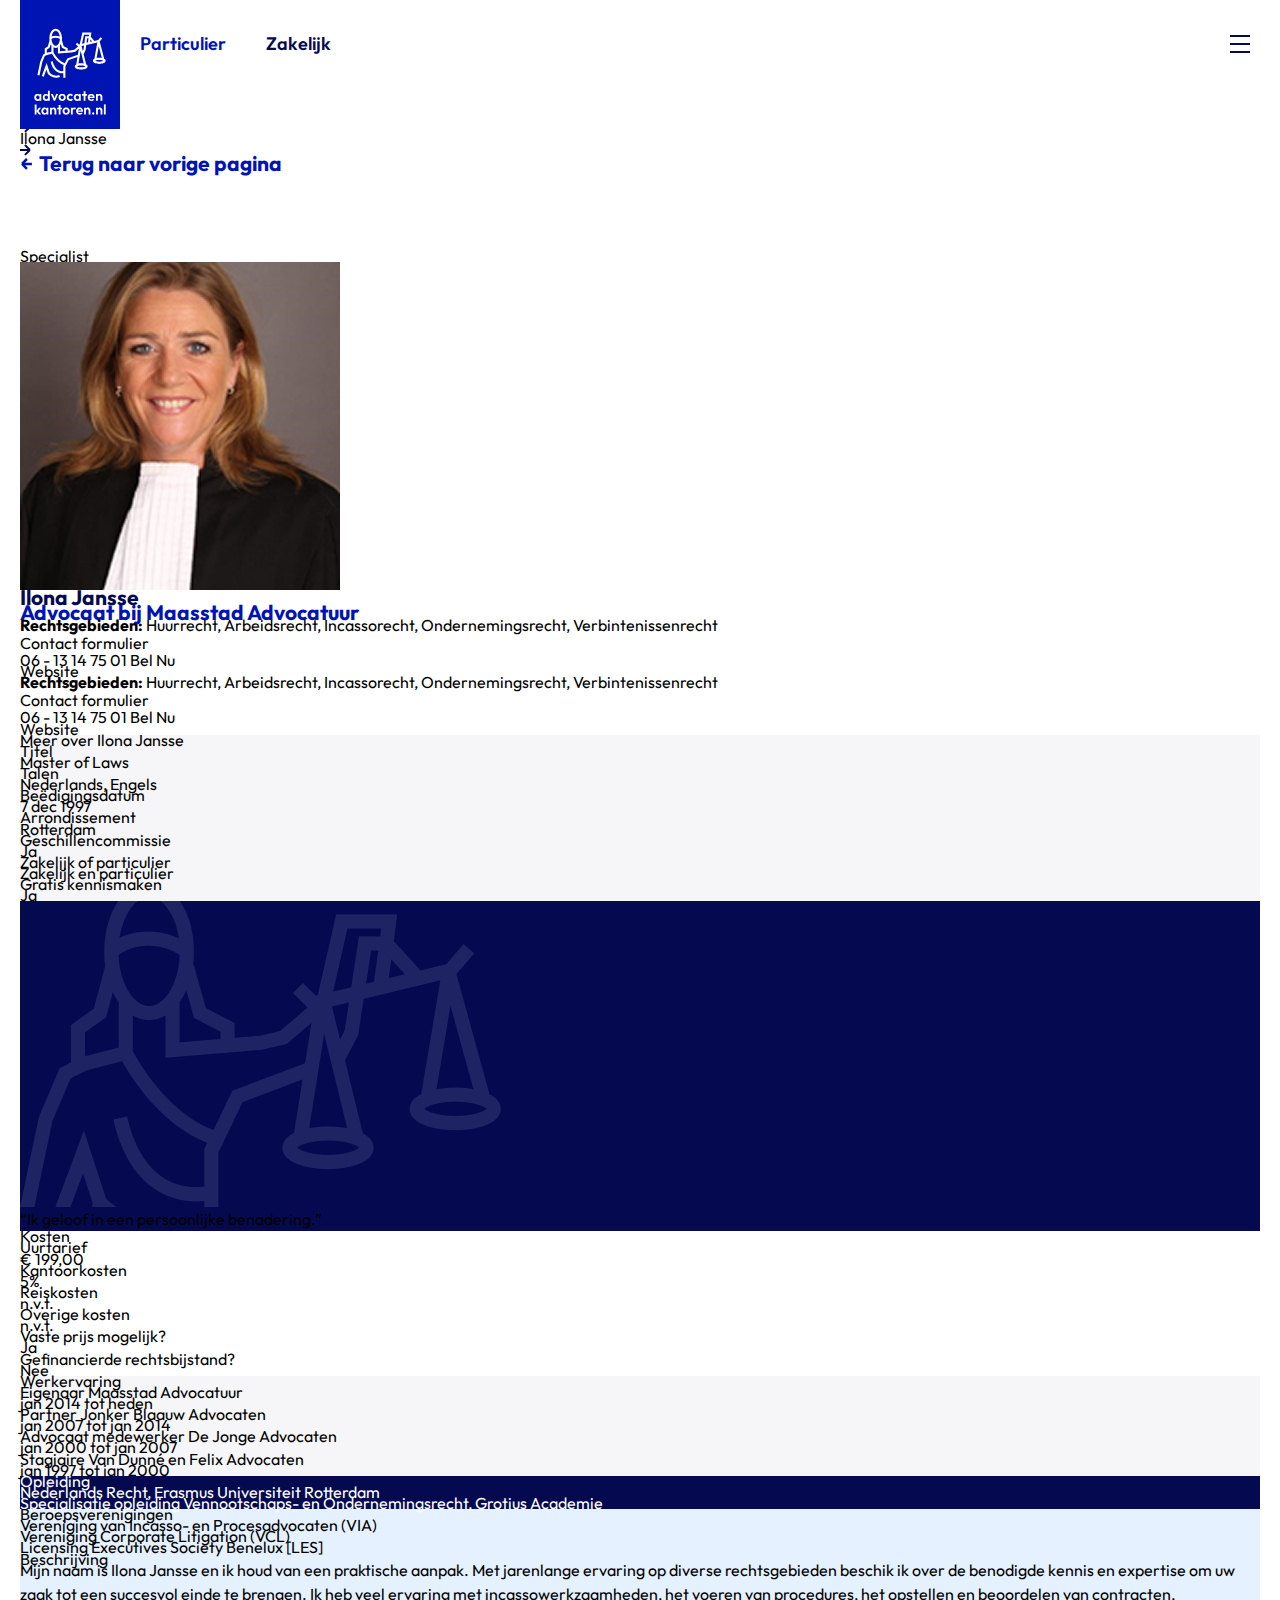
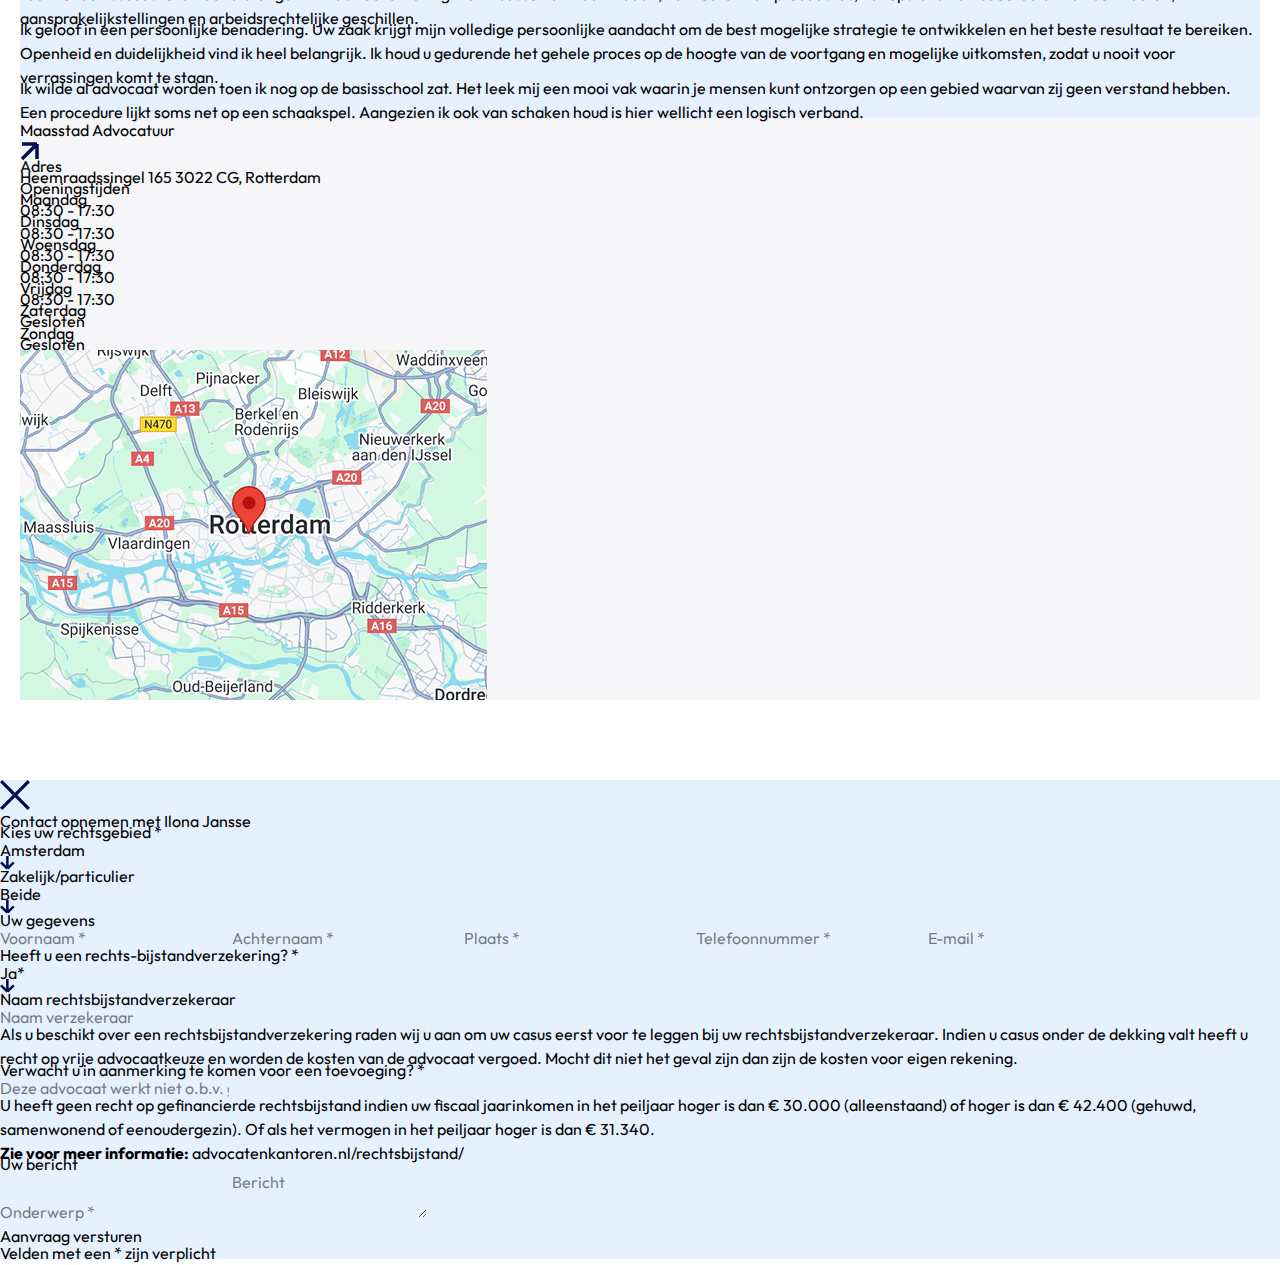
<file: profile.html>
<!DOCTYPE html>
<html lang="en">
  <head>
    <meta charset="UTF-8" />
    <meta name="viewport" content="width=device-width, initial-scale=1.0" />
    <title>ADVOCAAT</title>
    <!-- Styles -->
    <link rel="stylesheet" href="./assets/css/main.css" />

    <!-- Fonts -->
    <link rel="preconnect" href="https://fonts.googleapis.com" />
    <link rel="preconnect" href="https://fonts.gstatic.com" crossorigin />
    <link
      href="https://fonts.googleapis.com/css2?family=Outfit:wght@100..900&display=swap"
      rel="stylesheet"
    />
  </head>
  <body>
    <!-- Header -->
    <header class="header">
      <div class="header__container">
        <!-- Logo -->
        <div class="container relative">
          <a href="#" class="logo">
            <img src="./assets/images/global/logo.svg" alt="logo" />
          </a>
        </div>

        <!-- [DESKTOP] Top Menu & Main Menu -->
        <div class="header__menus">
          <!-- Top Menu Container -->
          <div class="top__menu-wrapper">
            <div class="top__menu-container">
              <!-- Bussiness Type -->
              <nav role="menu" class="bussiness__type">
                <ul class="bussiness__type-list">
                  <li>
                    <button
                      class="bussiness__type-link active"
                      data-target="private"
                    >
                      <p>Particulier</p>
                    </button>
                  </li>
                  <li>
                    <button
                      class="bussiness__type-link"
                      data-target="bussiness"
                    >
                      <p>Zakelijk</p>
                    </button>
                  </li>
                </ul>
              </nav>
              <nav role="menu" class="top__menu">
                <ul class="top__menu-list">
                  <li>
                    <a href="#" class="top__menu-link">
                      <p>Home</p>
                      <svg
                        xmlns="http://www.w3.org/2000/svg"
                        width="10"
                        height="10"
                        viewBox="0 0 10 10"
                        fill="none"
                      >
                        <path
                          d="M1 9L9 1"
                          stroke="#050A50"
                          stroke-width="1.5"
                        />
                        <path
                          d="M1 1H9V9"
                          stroke="#050A50"
                          stroke-width="1.5"
                        />
                      </svg>
                    </a>
                  </li>
                  <li>
                    <a href="#" class="top__menu-link">
                      <p>Kantoor aanmelden</p>
                      <svg
                        xmlns="http://www.w3.org/2000/svg"
                        width="10"
                        height="10"
                        viewBox="0 0 10 10"
                        fill="none"
                      >
                        <path
                          d="M1 9L9 1"
                          stroke="#050A50"
                          stroke-width="1.5"
                        />
                        <path
                          d="M1 1H9V9"
                          stroke="#050A50"
                          stroke-width="1.5"
                        />
                      </svg>
                    </a>
                  </li>
                  <li>
                    <a href="#" class="top__menu-link">
                      <p>Over ons</p>
                      <svg
                        xmlns="http://www.w3.org/2000/svg"
                        width="10"
                        height="10"
                        viewBox="0 0 10 10"
                        fill="none"
                      >
                        <path
                          d="M1 9L9 1"
                          stroke="#050A50"
                          stroke-width="1.5"
                        />
                        <path
                          d="M1 1H9V9"
                          stroke="#050A50"
                          stroke-width="1.5"
                        />
                      </svg>
                    </a>
                  </li>
                  <li>
                    <a href="#" class="top__menu-link">
                      <p>Veelgestelde vragen</p>
                      <svg
                        xmlns="http://www.w3.org/2000/svg"
                        width="10"
                        height="10"
                        viewBox="0 0 10 10"
                        fill="none"
                      >
                        <path
                          d="M1 9L9 1"
                          stroke="#050A50"
                          stroke-width="1.5"
                        />
                        <path
                          d="M1 1H9V9"
                          stroke="#050A50"
                          stroke-width="1.5"
                        />
                      </svg>
                    </a>
                  </li>
                </ul>
              </nav>

              <button class="burger__btn">
                <div class="burger__icon">
                  <span></span>
                </div>
              </button>
            </div>
          </div>

          <!-- Main Menu Container -->
          <div class="main__menu-wrapper">
            <div class="main__menu-container">
              <nav role="menu" class="main__menu main__menu-private">
                <ul class="main__menu-list">
                  <li class="main__menu-list--item">
                    <a href="#" class="main__menu-link">
                      <span>Arbeidsrecht</span>

                      <nav class="submenu">
                        <ul class="submenu__list">
                          <li>
                            <a href="#" class="submenu__link">
                              <span>Arbeidsconflict</span>
                            </a>
                          </li>
                          <li>
                            <a href="#" class="submenu__link">
                              <span>Arbeidsongeschiktheid</span>
                            </a>
                          </li>
                          <li>
                            <a href="#" class="submenu__link">
                              <span>Arbeidsovereenkomst</span>
                            </a>
                          </li>
                          <li>
                            <a href="#" class="submenu__link">
                              <span>Arbeidsvoorwaarden</span>
                            </a>
                          </li>
                          <li>
                            <a href="#" class="submenu__link">
                              <span>Ontslagrecht</span>
                            </a>
                          </li>
                        </ul>
                      </nav>
                    </a>
                  </li>

                  <li class="main__menu-list--item">
                    <a href="#" class="main__menu-link">
                      <span>Bestuursrecht</span>

                      <nav class="submenu">
                        <ul class="submenu__list">
                          <li>
                            <a href="#" class="submenu__link">
                              <span>Arbeidsconflict</span>
                            </a>
                          </li>
                          <li>
                            <a href="#" class="submenu__link">
                              <span>Arbeidsongeschiktheid</span>
                            </a>
                          </li>
                          <li>
                            <a href="#" class="submenu__link">
                              <span>Arbeidsovereenkomst</span>
                            </a>
                          </li>
                          <li>
                            <a href="#" class="submenu__link">
                              <span>Arbeidsvoorwaarden</span>
                            </a>
                          </li>
                          <li>
                            <a href="#" class="submenu__link">
                              <span>Ontslagrecht</span>
                            </a>
                          </li>
                        </ul>
                      </nav>
                    </a>
                  </li>

                  <li class="main__menu-list--item">
                    <a href="#" class="main__menu-link">
                      <span>Contractenrecht</span>

                      <nav class="submenu">
                        <ul class="submenu__list">
                          <li>
                            <a href="#" class="submenu__link">
                              <span>Arbeidsconflict</span>
                            </a>
                          </li>
                          <li>
                            <a href="#" class="submenu__link">
                              <span>Arbeidsongeschiktheid</span>
                            </a>
                          </li>
                          <li>
                            <a href="#" class="submenu__link">
                              <span>Arbeidsovereenkomst</span>
                            </a>
                          </li>
                          <li>
                            <a href="#" class="submenu__link">
                              <span>Arbeidsvoorwaarden</span>
                            </a>
                          </li>
                          <li>
                            <a href="#" class="submenu__link">
                              <span>Ontslagrecht</span>
                            </a>
                          </li>
                        </ul>
                      </nav>
                    </a>
                  </li>
                  <li class="main__menu-list--item">
                    <a href="#" class="main__menu-link">
                      <span>Echtscheiding</span>

                      <nav class="submenu">
                        <ul class="submenu__list">
                          <li>
                            <a href="#" class="submenu__link">
                              <span>Arbeidsconflict</span>
                            </a>
                          </li>
                          <li>
                            <a href="#" class="submenu__link">
                              <span>Arbeidsongeschiktheid</span>
                            </a>
                          </li>
                          <li>
                            <a href="#" class="submenu__link">
                              <span>Arbeidsovereenkomst</span>
                            </a>
                          </li>
                          <li>
                            <a href="#" class="submenu__link">
                              <span>Arbeidsvoorwaarden</span>
                            </a>
                          </li>
                          <li>
                            <a href="#" class="submenu__link">
                              <span>Ontslagrecht</span>
                            </a>
                          </li>
                        </ul>
                      </nav>
                    </a>
                  </li>
                  <li class="main__menu-list--item">
                    <a href="#" class="main__menu-link">
                      <span>Erfrecht</span>

                      <nav class="submenu">
                        <ul class="submenu__list">
                          <li>
                            <a href="#" class="submenu__link">
                              <span>Arbeidsconflict</span>
                            </a>
                          </li>
                          <li>
                            <a href="#" class="submenu__link">
                              <span>Arbeidsongeschiktheid</span>
                            </a>
                          </li>
                          <li>
                            <a href="#" class="submenu__link">
                              <span>Arbeidsovereenkomst</span>
                            </a>
                          </li>
                          <li>
                            <a href="#" class="submenu__link">
                              <span>Arbeidsvoorwaarden</span>
                            </a>
                          </li>
                          <li>
                            <a href="#" class="submenu__link">
                              <span>Ontslagrecht</span>
                            </a>
                          </li>
                        </ul>
                      </nav>
                    </a>
                  </li>
                  <li class="main__menu-list--item">
                    <a href="#" class="main__menu-link">
                      <span>Huurrecht</span>

                      <nav class="submenu">
                        <ul class="submenu__list">
                          <li>
                            <a href="#" class="submenu__link">
                              <span>Arbeidsconflict</span>
                            </a>
                          </li>
                          <li>
                            <a href="#" class="submenu__link">
                              <span>Arbeidsongeschiktheid</span>
                            </a>
                          </li>
                          <li>
                            <a href="#" class="submenu__link">
                              <span>Arbeidsovereenkomst</span>
                            </a>
                          </li>
                          <li>
                            <a href="#" class="submenu__link">
                              <span>Arbeidsvoorwaarden</span>
                            </a>
                          </li>
                          <li>
                            <a href="#" class="submenu__link">
                              <span>Ontslagrecht</span>
                            </a>
                          </li>
                        </ul>
                      </nav>
                    </a>
                  </li>
                  <li class="main__menu-list--item">
                    <a href="#" class="main__menu-link">
                      <span>Letselschade</span>

                      <nav class="submenu">
                        <ul class="submenu__list">
                          <li>
                            <a href="#" class="submenu__link">
                              <span>Arbeidsconflict</span>
                            </a>
                          </li>
                          <li>
                            <a href="#" class="submenu__link">
                              <span>Arbeidsongeschiktheid</span>
                            </a>
                          </li>
                          <li>
                            <a href="#" class="submenu__link">
                              <span>Arbeidsovereenkomst</span>
                            </a>
                          </li>
                          <li>
                            <a href="#" class="submenu__link">
                              <span>Arbeidsvoorwaarden</span>
                            </a>
                          </li>
                          <li>
                            <a href="#" class="submenu__link">
                              <span>Ontslagrecht</span>
                            </a>
                          </li>
                        </ul>
                      </nav>
                    </a>
                  </li>
                  <li class="main__menu-list--item">
                    <a href="#" class="main__menu-link">
                      <span>Personen- & Familierecht</span>

                      <nav class="submenu">
                        <ul class="submenu__list">
                          <li>
                            <a href="#" class="submenu__link">
                              <span>Arbeidsconflict</span>
                            </a>
                          </li>
                          <li>
                            <a href="#" class="submenu__link">
                              <span>Arbeidsongeschiktheid</span>
                            </a>
                          </li>
                          <li>
                            <a href="#" class="submenu__link">
                              <span>Arbeidsovereenkomst</span>
                            </a>
                          </li>
                          <li>
                            <a href="#" class="submenu__link">
                              <span>Arbeidsvoorwaarden</span>
                            </a>
                          </li>
                          <li>
                            <a href="#" class="submenu__link">
                              <span>Ontslagrecht</span>
                            </a>
                          </li>
                        </ul>
                      </nav>
                    </a>
                  </li>
                  <li class="main__menu-list--item">
                    <a href="#" class="main__menu-link">
                      <span>Strafrecht</span>

                      <nav class="submenu">
                        <ul class="submenu__list">
                          <li>
                            <a href="#" class="submenu__link">
                              <span>Arbeidsconflict</span>
                            </a>
                          </li>
                          <li>
                            <a href="#" class="submenu__link">
                              <span>Arbeidsongeschiktheid</span>
                            </a>
                          </li>
                          <li>
                            <a href="#" class="submenu__link">
                              <span>Arbeidsovereenkomst</span>
                            </a>
                          </li>
                          <li>
                            <a href="#" class="submenu__link">
                              <span>Arbeidsvoorwaarden</span>
                            </a>
                          </li>
                          <li>
                            <a href="#" class="submenu__link">
                              <span>Ontslagrecht</span>
                            </a>
                          </li>
                        </ul>
                      </nav>
                    </a>
                  </li>
                </ul>
              </nav>

              <nav role="menu" class="main__menu main__menu-bussiness hidden">
                <ul class="main__menu-list">
                  <li class="main__menu-list--item">
                    <a href="#" class="main__menu-link">
                      <span>Arbeidsrecht</span>

                      <nav class="submenu">
                        <ul class="submenu__list">
                          <li>
                            <a href="#" class="submenu__link">
                              <span>Arbeidsconflict</span>
                            </a>
                          </li>
                          <li>
                            <a href="#" class="submenu__link">
                              <span>Arbeidsongeschiktheid</span>
                            </a>
                          </li>
                          <li>
                            <a href="#" class="submenu__link">
                              <span>Arbeidsovereenkomst</span>
                            </a>
                          </li>
                          <li>
                            <a href="#" class="submenu__link">
                              <span>Arbeidsvoorwaarden</span>
                            </a>
                          </li>
                          <li>
                            <a href="#" class="submenu__link">
                              <span>Ontslagrecht</span>
                            </a>
                          </li>
                        </ul>
                      </nav>
                    </a>
                  </li>

                  <li class="main__menu-list--item">
                    <a href="#" class="main__menu-link">
                      <span>Belastingrecht</span>

                      <nav class="submenu">
                        <ul class="submenu__list">
                          <li>
                            <a href="#" class="submenu__link">
                              <span>Arbeidsconflict</span>
                            </a>
                          </li>
                          <li>
                            <a href="#" class="submenu__link">
                              <span>Arbeidsongeschiktheid</span>
                            </a>
                          </li>
                          <li>
                            <a href="#" class="submenu__link">
                              <span>Arbeidsovereenkomst</span>
                            </a>
                          </li>
                          <li>
                            <a href="#" class="submenu__link">
                              <span>Arbeidsvoorwaarden</span>
                            </a>
                          </li>
                          <li>
                            <a href="#" class="submenu__link">
                              <span>Ontslagrecht</span>
                            </a>
                          </li>
                        </ul>
                      </nav>
                    </a>
                  </li>

                  <li class="main__menu-list--item">
                    <a href="#" class="main__menu-link">
                      <span>Faillissementsrecht</span>

                      <nav class="submenu">
                        <ul class="submenu__list">
                          <li>
                            <a href="#" class="submenu__link">
                              <span>Arbeidsconflict</span>
                            </a>
                          </li>
                          <li>
                            <a href="#" class="submenu__link">
                              <span>Arbeidsongeschiktheid</span>
                            </a>
                          </li>
                          <li>
                            <a href="#" class="submenu__link">
                              <span>Arbeidsovereenkomst</span>
                            </a>
                          </li>
                          <li>
                            <a href="#" class="submenu__link">
                              <span>Arbeidsvoorwaarden</span>
                            </a>
                          </li>
                          <li>
                            <a href="#" class="submenu__link">
                              <span>Ontslagrecht</span>
                            </a>
                          </li>
                        </ul>
                      </nav>
                    </a>
                  </li>
                  <li class="main__menu-list--item">
                    <a href="#" class="main__menu-link">
                      <span>ICT recht</span>

                      <nav class="submenu">
                        <ul class="submenu__list">
                          <li>
                            <a href="#" class="submenu__link">
                              <span>Arbeidsconflict</span>
                            </a>
                          </li>
                          <li>
                            <a href="#" class="submenu__link">
                              <span>Arbeidsongeschiktheid</span>
                            </a>
                          </li>
                          <li>
                            <a href="#" class="submenu__link">
                              <span>Arbeidsovereenkomst</span>
                            </a>
                          </li>
                          <li>
                            <a href="#" class="submenu__link">
                              <span>Arbeidsvoorwaarden</span>
                            </a>
                          </li>
                          <li>
                            <a href="#" class="submenu__link">
                              <span>Ontslagrecht</span>
                            </a>
                          </li>
                        </ul>
                      </nav>
                    </a>
                  </li>
                  <li class="main__menu-list--item">
                    <a href="#" class="main__menu-link">
                      <span>Intellectueel Eigendomsrecht</span>

                      <nav class="submenu">
                        <ul class="submenu__list">
                          <li>
                            <a href="#" class="submenu__link">
                              <span>Arbeidsconflict</span>
                            </a>
                          </li>
                          <li>
                            <a href="#" class="submenu__link">
                              <span>Arbeidsongeschiktheid</span>
                            </a>
                          </li>
                          <li>
                            <a href="#" class="submenu__link">
                              <span>Arbeidsovereenkomst</span>
                            </a>
                          </li>
                          <li>
                            <a href="#" class="submenu__link">
                              <span>Arbeidsvoorwaarden</span>
                            </a>
                          </li>
                          <li>
                            <a href="#" class="submenu__link">
                              <span>Ontslagrecht</span>
                            </a>
                          </li>
                        </ul>
                      </nav>
                    </a>
                  </li>
                  <li class="main__menu-list--item">
                    <a href="#" class="main__menu-link">
                      <span>Ondernemingsrecht</span>

                      <nav class="submenu">
                        <ul class="submenu__list">
                          <li>
                            <a href="#" class="submenu__link">
                              <span>Arbeidsconflict</span>
                            </a>
                          </li>
                          <li>
                            <a href="#" class="submenu__link">
                              <span>Arbeidsongeschiktheid</span>
                            </a>
                          </li>
                          <li>
                            <a href="#" class="submenu__link">
                              <span>Arbeidsovereenkomst</span>
                            </a>
                          </li>
                          <li>
                            <a href="#" class="submenu__link">
                              <span>Arbeidsvoorwaarden</span>
                            </a>
                          </li>
                          <li>
                            <a href="#" class="submenu__link">
                              <span>Ontslagrecht</span>
                            </a>
                          </li>
                        </ul>
                      </nav>
                    </a>
                  </li>
                  <li class="main__menu-list--item">
                    <a href="#" class="main__menu-link">
                      <span>Vastgoedrecht</span>

                      <nav class="submenu">
                        <ul class="submenu__list">
                          <li>
                            <a href="#" class="submenu__link">
                              <span>Arbeidsconflict</span>
                            </a>
                          </li>
                          <li>
                            <a href="#" class="submenu__link">
                              <span>Arbeidsongeschiktheid</span>
                            </a>
                          </li>
                          <li>
                            <a href="#" class="submenu__link">
                              <span>Arbeidsovereenkomst</span>
                            </a>
                          </li>
                          <li>
                            <a href="#" class="submenu__link">
                              <span>Arbeidsvoorwaarden</span>
                            </a>
                          </li>
                          <li>
                            <a href="#" class="submenu__link">
                              <span>Ontslagrecht</span>
                            </a>
                          </li>
                        </ul>
                      </nav>
                    </a>
                  </li>
                  <li class="main__menu-list--item">
                    <a href="#" class="main__menu-link">
                      <span>Verbintenissenrecht</span>

                      <nav class="submenu">
                        <ul class="submenu__list">
                          <li>
                            <a href="#" class="submenu__link">
                              <span>Arbeidsconflict</span>
                            </a>
                          </li>
                          <li>
                            <a href="#" class="submenu__link">
                              <span>Arbeidsongeschiktheid</span>
                            </a>
                          </li>
                          <li>
                            <a href="#" class="submenu__link">
                              <span>Arbeidsovereenkomst</span>
                            </a>
                          </li>
                          <li>
                            <a href="#" class="submenu__link">
                              <span>Arbeidsvoorwaarden</span>
                            </a>
                          </li>
                          <li>
                            <a href="#" class="submenu__link">
                              <span>Ontslagrecht</span>
                            </a>
                          </li>
                        </ul>
                      </nav>
                    </a>
                  </li>
                </ul>
              </nav>
            </div>
          </div>
        </div>

        <!-- [MOBILE] Mobile Menu -->
        <div class="mobile__menu">
          <div class="mobile__menu-wrapper">
            <!-- Menu Accordion -->
            <div
              class="accordion mobile__menu-accordion mobile__menu-accordion-private"
            >
              <!-- Menu Item -->
              <div class="accordion__item">
                <!-- Accrodion Trigger -->
                <button class="accordion__trigger">
                  <p class="accordion__trigger-text">Arbeidsrecht</p>
                  <!-- Icon -->
                  <div class="accordion__trigger-icon">
                    <span class="accordion__trigger-icon--line1"></span>
                    <span class="accordion__trigger-icon--line2"></span>
                  </div>
                </button>

                <!-- Accrodion Content -->
                <div class="accordion__content">
                  <div class="overflow-hidden">
                    <nav role="menu">
                      <ul class="mobile__menu-list">
                        <li>
                          <a href="#" class="mobile__menu-link">
                            <p>Arbeidsconflict</p>
                          </a>
                        </li>
                        <li>
                          <a href="#" class="mobile__menu-link">
                            <p>Arbeidsongeschiktheid</p>
                          </a>
                        </li>
                        <li>
                          <a href="#" class="mobile__menu-link">
                            <p>Arbeidsovereenkomst</p>
                          </a>
                        </li>
                        <li>
                          <a href="#" class="mobile__menu-link">
                            <p>Arbeidsvoorwaarden</p>
                          </a>
                        </li>
                        <li>
                          <a href="#" class="mobile__menu-link">
                            <p>Ontslagrecht</p>
                          </a>
                        </li>
                      </ul>
                    </nav>
                  </div>
                </div>
              </div>
              <!-- Menu Item -->
              <div class="accordion__item">
                <!-- Accrodion Trigger -->
                <button class="accordion__trigger">
                  <p class="accordion__trigger-text">Bestuursrecht</p>
                  <!-- Icon -->
                  <div class="accordion__trigger-icon">
                    <span class="accordion__trigger-icon--line1"></span>
                    <span class="accordion__trigger-icon--line2"></span>
                  </div>
                </button>

                <!-- Accrodion Content -->
                <div class="accordion__content">
                  <div class="overflow-hidden">
                    <nav role="menu">
                      <ul class="mobile__menu-list">
                        <li>
                          <a href="#" class="mobile__menu-link">
                            <p>Arbeidsconflict</p>
                          </a>
                        </li>
                        <li>
                          <a href="#" class="mobile__menu-link">
                            <p>Arbeidsongeschiktheid</p>
                          </a>
                        </li>
                        <li>
                          <a href="#" class="mobile__menu-link">
                            <p>Arbeidsovereenkomst</p>
                          </a>
                        </li>
                        <li>
                          <a href="#" class="mobile__menu-link">
                            <p>Arbeidsvoorwaarden</p>
                          </a>
                        </li>
                        <li>
                          <a href="#" class="mobile__menu-link">
                            <p>Ontslagrecht</p>
                          </a>
                        </li>
                      </ul>
                    </nav>
                  </div>
                </div>
              </div>
              <!-- Menu Item -->
              <div class="accordion__item">
                <!-- Accrodion Trigger -->
                <button class="accordion__trigger">
                  <p class="accordion__trigger-text">Contractenrecht</p>
                  <!-- Icon -->
                  <div class="accordion__trigger-icon">
                    <span class="accordion__trigger-icon--line1"></span>
                    <span class="accordion__trigger-icon--line2"></span>
                  </div>
                </button>

                <!-- Accrodion Content -->
                <div class="accordion__content">
                  <div class="overflow-hidden">
                    <nav role="menu">
                      <ul class="mobile__menu-list">
                        <li>
                          <a href="#" class="mobile__menu-link">
                            <p>Arbeidsconflict</p>
                          </a>
                        </li>
                        <li>
                          <a href="#" class="mobile__menu-link">
                            <p>Arbeidsongeschiktheid</p>
                          </a>
                        </li>
                        <li>
                          <a href="#" class="mobile__menu-link">
                            <p>Arbeidsovereenkomst</p>
                          </a>
                        </li>
                        <li>
                          <a href="#" class="mobile__menu-link">
                            <p>Arbeidsvoorwaarden</p>
                          </a>
                        </li>
                        <li>
                          <a href="#" class="mobile__menu-link">
                            <p>Ontslagrecht</p>
                          </a>
                        </li>
                      </ul>
                    </nav>
                  </div>
                </div>
              </div>
              <!-- Menu Item -->
              <div class="accordion__item">
                <!-- Accrodion Trigger -->
                <button class="accordion__trigger">
                  <p class="accordion__trigger-text">Echtscheiding</p>
                  <!-- Icon -->
                  <div class="accordion__trigger-icon">
                    <span class="accordion__trigger-icon--line1"></span>
                    <span class="accordion__trigger-icon--line2"></span>
                  </div>
                </button>

                <!-- Accrodion Content -->
                <div class="accordion__content">
                  <div class="overflow-hidden">
                    <nav role="menu">
                      <ul class="mobile__menu-list">
                        <li>
                          <a href="#" class="mobile__menu-link">
                            <p>Arbeidsconflict</p>
                          </a>
                        </li>
                        <li>
                          <a href="#" class="mobile__menu-link">
                            <p>Arbeidsongeschiktheid</p>
                          </a>
                        </li>
                        <li>
                          <a href="#" class="mobile__menu-link">
                            <p>Arbeidsovereenkomst</p>
                          </a>
                        </li>
                        <li>
                          <a href="#" class="mobile__menu-link">
                            <p>Arbeidsvoorwaarden</p>
                          </a>
                        </li>
                        <li>
                          <a href="#" class="mobile__menu-link">
                            <p>Ontslagrecht</p>
                          </a>
                        </li>
                      </ul>
                    </nav>
                  </div>
                </div>
              </div>
              <!-- Menu Item -->
              <div class="accordion__item">
                <!-- Accrodion Trigger -->
                <button class="accordion__trigger">
                  <p class="accordion__trigger-text">Erfrecht</p>
                  <!-- Icon -->
                  <div class="accordion__trigger-icon">
                    <span class="accordion__trigger-icon--line1"></span>
                    <span class="accordion__trigger-icon--line2"></span>
                  </div>
                </button>

                <!-- Accrodion Content -->
                <div class="accordion__content">
                  <div class="overflow-hidden">
                    <nav role="menu">
                      <ul class="mobile__menu-list">
                        <li>
                          <a href="#" class="mobile__menu-link">
                            <p>Arbeidsconflict</p>
                          </a>
                        </li>
                        <li>
                          <a href="#" class="mobile__menu-link">
                            <p>Arbeidsongeschiktheid</p>
                          </a>
                        </li>
                        <li>
                          <a href="#" class="mobile__menu-link">
                            <p>Arbeidsovereenkomst</p>
                          </a>
                        </li>
                        <li>
                          <a href="#" class="mobile__menu-link">
                            <p>Arbeidsvoorwaarden</p>
                          </a>
                        </li>
                        <li>
                          <a href="#" class="mobile__menu-link">
                            <p>Ontslagrecht</p>
                          </a>
                        </li>
                      </ul>
                    </nav>
                  </div>
                </div>
              </div>
              <!-- Menu Item -->
              <div class="accordion__item">
                <!-- Accrodion Trigger -->
                <button class="accordion__trigger">
                  <p class="accordion__trigger-text">Huurrecht</p>
                  <!-- Icon -->
                  <div class="accordion__trigger-icon">
                    <span class="accordion__trigger-icon--line1"></span>
                    <span class="accordion__trigger-icon--line2"></span>
                  </div>
                </button>

                <!-- Accrodion Content -->
                <div class="accordion__content">
                  <div class="overflow-hidden">
                    <nav role="menu">
                      <ul class="mobile__menu-list">
                        <li>
                          <a href="#" class="mobile__menu-link">
                            <p>Arbeidsconflict</p>
                          </a>
                        </li>
                        <li>
                          <a href="#" class="mobile__menu-link">
                            <p>Arbeidsongeschiktheid</p>
                          </a>
                        </li>
                        <li>
                          <a href="#" class="mobile__menu-link">
                            <p>Arbeidsovereenkomst</p>
                          </a>
                        </li>
                        <li>
                          <a href="#" class="mobile__menu-link">
                            <p>Arbeidsvoorwaarden</p>
                          </a>
                        </li>
                        <li>
                          <a href="#" class="mobile__menu-link">
                            <p>Ontslagrecht</p>
                          </a>
                        </li>
                      </ul>
                    </nav>
                  </div>
                </div>
              </div>
              <!-- Menu Item -->
              <div class="accordion__item">
                <!-- Accrodion Trigger -->
                <button class="accordion__trigger">
                  <p class="accordion__trigger-text">Letselschade</p>
                  <!-- Icon -->
                  <div class="accordion__trigger-icon">
                    <span class="accordion__trigger-icon--line1"></span>
                    <span class="accordion__trigger-icon--line2"></span>
                  </div>
                </button>

                <!-- Accrodion Content -->
                <div class="accordion__content">
                  <div class="overflow-hidden">
                    <nav role="menu">
                      <ul class="mobile__menu-list">
                        <li>
                          <a href="#" class="mobile__menu-link">
                            <p>Arbeidsconflict</p>
                          </a>
                        </li>
                        <li>
                          <a href="#" class="mobile__menu-link">
                            <p>Arbeidsongeschiktheid</p>
                          </a>
                        </li>
                        <li>
                          <a href="#" class="mobile__menu-link">
                            <p>Arbeidsovereenkomst</p>
                          </a>
                        </li>
                        <li>
                          <a href="#" class="mobile__menu-link">
                            <p>Arbeidsvoorwaarden</p>
                          </a>
                        </li>
                        <li>
                          <a href="#" class="mobile__menu-link">
                            <p>Ontslagrecht</p>
                          </a>
                        </li>
                      </ul>
                    </nav>
                  </div>
                </div>
              </div>
              <!-- Menu Item -->
              <div class="accordion__item">
                <!-- Accrodion Trigger -->
                <button class="accordion__trigger">
                  <p class="accordion__trigger-text">
                    Personen- & Familierecht
                  </p>
                  <!-- Icon -->
                  <div class="accordion__trigger-icon">
                    <span class="accordion__trigger-icon--line1"></span>
                    <span class="accordion__trigger-icon--line2"></span>
                  </div>
                </button>

                <!-- Accrodion Content -->
                <div class="accordion__content">
                  <div class="overflow-hidden">
                    <nav role="menu">
                      <ul class="mobile__menu-list">
                        <li>
                          <a href="#" class="mobile__menu-link">
                            <p>Arbeidsconflict</p>
                          </a>
                        </li>
                        <li>
                          <a href="#" class="mobile__menu-link">
                            <p>Arbeidsongeschiktheid</p>
                          </a>
                        </li>
                        <li>
                          <a href="#" class="mobile__menu-link">
                            <p>Arbeidsovereenkomst</p>
                          </a>
                        </li>
                        <li>
                          <a href="#" class="mobile__menu-link">
                            <p>Arbeidsvoorwaarden</p>
                          </a>
                        </li>
                        <li>
                          <a href="#" class="mobile__menu-link">
                            <p>Ontslagrecht</p>
                          </a>
                        </li>
                      </ul>
                    </nav>
                  </div>
                </div>
              </div>
              <!-- Menu Item -->
              <div class="accordion__item">
                <!-- Accrodion Trigger -->
                <button class="accordion__trigger">
                  <p class="accordion__trigger-text">Strafrecht</p>
                  <!-- Icon -->
                  <div class="accordion__trigger-icon">
                    <span class="accordion__trigger-icon--line1"></span>
                    <span class="accordion__trigger-icon--line2"></span>
                  </div>
                </button>

                <!-- Accrodion Content -->
                <div class="accordion__content">
                  <div class="overflow-hidden">
                    <nav role="menu">
                      <ul class="mobile__menu-list">
                        <li>
                          <a href="#" class="mobile__menu-link">
                            <p>Arbeidsconflict</p>
                          </a>
                        </li>
                        <li>
                          <a href="#" class="mobile__menu-link">
                            <p>Arbeidsongeschiktheid</p>
                          </a>
                        </li>
                        <li>
                          <a href="#" class="mobile__menu-link">
                            <p>Arbeidsovereenkomst</p>
                          </a>
                        </li>
                        <li>
                          <a href="#" class="mobile__menu-link">
                            <p>Arbeidsvoorwaarden</p>
                          </a>
                        </li>
                        <li>
                          <a href="#" class="mobile__menu-link">
                            <p>Ontslagrecht</p>
                          </a>
                        </li>
                      </ul>
                    </nav>
                  </div>
                </div>
              </div>
            </div>

            <!-- Menu Accordion -->
            <div
              class="accordion mobile__menu-accordion mobile__menu-accordion-bussiness hidden"
            >
              <!-- Menu Item -->
              <div class="accordion__item">
                <!-- Accrodion Trigger -->
                <button class="accordion__trigger">
                  <p class="accordion__trigger-text">Arbeidsrecht</p>
                  <!-- Icon -->
                  <div class="accordion__trigger-icon">
                    <span class="accordion__trigger-icon--line1"></span>
                    <span class="accordion__trigger-icon--line2"></span>
                  </div>
                </button>

                <!-- Accrodion Content -->
                <div class="accordion__content">
                  <div class="overflow-hidden">
                    <nav role="menu">
                      <ul class="mobile__menu-list">
                        <li>
                          <a href="#" class="mobile__menu-link">
                            <p>Arbeidsconflict</p>
                          </a>
                        </li>
                        <li>
                          <a href="#" class="mobile__menu-link">
                            <p>Arbeidsongeschiktheid</p>
                          </a>
                        </li>
                        <li>
                          <a href="#" class="mobile__menu-link">
                            <p>Arbeidsovereenkomst</p>
                          </a>
                        </li>
                        <li>
                          <a href="#" class="mobile__menu-link">
                            <p>Arbeidsvoorwaarden</p>
                          </a>
                        </li>
                        <li>
                          <a href="#" class="mobile__menu-link">
                            <p>Ontslagrecht</p>
                          </a>
                        </li>
                      </ul>
                    </nav>
                  </div>
                </div>
              </div>
              <!-- Menu Item -->
              <div class="accordion__item">
                <!-- Accrodion Trigger -->
                <button class="accordion__trigger">
                  <p class="accordion__trigger-text">Belastingrecht</p>
                  <!-- Icon -->
                  <div class="accordion__trigger-icon">
                    <span class="accordion__trigger-icon--line1"></span>
                    <span class="accordion__trigger-icon--line2"></span>
                  </div>
                </button>

                <!-- Accrodion Content -->
                <div class="accordion__content">
                  <div class="overflow-hidden">
                    <nav role="menu">
                      <ul class="mobile__menu-list">
                        <li>
                          <a href="#" class="mobile__menu-link">
                            <p>Arbeidsconflict</p>
                          </a>
                        </li>
                        <li>
                          <a href="#" class="mobile__menu-link">
                            <p>Arbeidsongeschiktheid</p>
                          </a>
                        </li>
                        <li>
                          <a href="#" class="mobile__menu-link">
                            <p>Arbeidsovereenkomst</p>
                          </a>
                        </li>
                        <li>
                          <a href="#" class="mobile__menu-link">
                            <p>Arbeidsvoorwaarden</p>
                          </a>
                        </li>
                        <li>
                          <a href="#" class="mobile__menu-link">
                            <p>Ontslagrecht</p>
                          </a>
                        </li>
                      </ul>
                    </nav>
                  </div>
                </div>
              </div>
              <!-- Menu Item -->
              <div class="accordion__item">
                <!-- Accrodion Trigger -->
                <button class="accordion__trigger">
                  <p class="accordion__trigger-text">Faillissementsrecht</p>
                  <!-- Icon -->
                  <div class="accordion__trigger-icon">
                    <span class="accordion__trigger-icon--line1"></span>
                    <span class="accordion__trigger-icon--line2"></span>
                  </div>
                </button>

                <!-- Accrodion Content -->
                <div class="accordion__content">
                  <div class="overflow-hidden">
                    <nav role="menu">
                      <ul class="mobile__menu-list">
                        <li>
                          <a href="#" class="mobile__menu-link">
                            <p>Arbeidsconflict</p>
                          </a>
                        </li>
                        <li>
                          <a href="#" class="mobile__menu-link">
                            <p>Arbeidsongeschiktheid</p>
                          </a>
                        </li>
                        <li>
                          <a href="#" class="mobile__menu-link">
                            <p>Arbeidsovereenkomst</p>
                          </a>
                        </li>
                        <li>
                          <a href="#" class="mobile__menu-link">
                            <p>Arbeidsvoorwaarden</p>
                          </a>
                        </li>
                        <li>
                          <a href="#" class="mobile__menu-link">
                            <p>Ontslagrecht</p>
                          </a>
                        </li>
                      </ul>
                    </nav>
                  </div>
                </div>
              </div>
              <!-- Menu Item -->
              <div class="accordion__item">
                <!-- Accrodion Trigger -->
                <button class="accordion__trigger">
                  <p class="accordion__trigger-text">ICT recht</p>
                  <!-- Icon -->
                  <div class="accordion__trigger-icon">
                    <span class="accordion__trigger-icon--line1"></span>
                    <span class="accordion__trigger-icon--line2"></span>
                  </div>
                </button>

                <!-- Accrodion Content -->
                <div class="accordion__content">
                  <div class="overflow-hidden">
                    <nav role="menu">
                      <ul class="mobile__menu-list">
                        <li>
                          <a href="#" class="mobile__menu-link">
                            <p>Arbeidsconflict</p>
                          </a>
                        </li>
                        <li>
                          <a href="#" class="mobile__menu-link">
                            <p>Arbeidsongeschiktheid</p>
                          </a>
                        </li>
                        <li>
                          <a href="#" class="mobile__menu-link">
                            <p>Arbeidsovereenkomst</p>
                          </a>
                        </li>
                        <li>
                          <a href="#" class="mobile__menu-link">
                            <p>Arbeidsvoorwaarden</p>
                          </a>
                        </li>
                        <li>
                          <a href="#" class="mobile__menu-link">
                            <p>Ontslagrecht</p>
                          </a>
                        </li>
                      </ul>
                    </nav>
                  </div>
                </div>
              </div>
              <!-- Menu Item -->
              <div class="accordion__item">
                <!-- Accrodion Trigger -->
                <button class="accordion__trigger">
                  <p class="accordion__trigger-text">
                    Intellectueel Eigendomsrecht
                  </p>
                  <!-- Icon -->
                  <div class="accordion__trigger-icon">
                    <span class="accordion__trigger-icon--line1"></span>
                    <span class="accordion__trigger-icon--line2"></span>
                  </div>
                </button>

                <!-- Accrodion Content -->
                <div class="accordion__content">
                  <div class="overflow-hidden">
                    <nav role="menu">
                      <ul class="mobile__menu-list">
                        <li>
                          <a href="#" class="mobile__menu-link">
                            <p>Arbeidsconflict</p>
                          </a>
                        </li>
                        <li>
                          <a href="#" class="mobile__menu-link">
                            <p>Arbeidsongeschiktheid</p>
                          </a>
                        </li>
                        <li>
                          <a href="#" class="mobile__menu-link">
                            <p>Arbeidsovereenkomst</p>
                          </a>
                        </li>
                        <li>
                          <a href="#" class="mobile__menu-link">
                            <p>Arbeidsvoorwaarden</p>
                          </a>
                        </li>
                        <li>
                          <a href="#" class="mobile__menu-link">
                            <p>Ontslagrecht</p>
                          </a>
                        </li>
                      </ul>
                    </nav>
                  </div>
                </div>
              </div>
              <!-- Menu Item -->
              <div class="accordion__item">
                <!-- Accrodion Trigger -->
                <button class="accordion__trigger">
                  <p class="accordion__trigger-text">Ondernemingsrecht</p>
                  <!-- Icon -->
                  <div class="accordion__trigger-icon">
                    <span class="accordion__trigger-icon--line1"></span>
                    <span class="accordion__trigger-icon--line2"></span>
                  </div>
                </button>

                <!-- Accrodion Content -->
                <div class="accordion__content">
                  <div class="overflow-hidden">
                    <nav role="menu">
                      <ul class="mobile__menu-list">
                        <li>
                          <a href="#" class="mobile__menu-link">
                            <p>Arbeidsconflict</p>
                          </a>
                        </li>
                        <li>
                          <a href="#" class="mobile__menu-link">
                            <p>Arbeidsongeschiktheid</p>
                          </a>
                        </li>
                        <li>
                          <a href="#" class="mobile__menu-link">
                            <p>Arbeidsovereenkomst</p>
                          </a>
                        </li>
                        <li>
                          <a href="#" class="mobile__menu-link">
                            <p>Arbeidsvoorwaarden</p>
                          </a>
                        </li>
                        <li>
                          <a href="#" class="mobile__menu-link">
                            <p>Ontslagrecht</p>
                          </a>
                        </li>
                      </ul>
                    </nav>
                  </div>
                </div>
              </div>
              <!-- Menu Item -->
              <div class="accordion__item">
                <!-- Accrodion Trigger -->
                <button class="accordion__trigger">
                  <p class="accordion__trigger-text">Vastgoedrecht</p>
                  <!-- Icon -->
                  <div class="accordion__trigger-icon">
                    <span class="accordion__trigger-icon--line1"></span>
                    <span class="accordion__trigger-icon--line2"></span>
                  </div>
                </button>

                <!-- Accrodion Content -->
                <div class="accordion__content">
                  <div class="overflow-hidden">
                    <nav role="menu">
                      <ul class="mobile__menu-list">
                        <li>
                          <a href="#" class="mobile__menu-link">
                            <p>Arbeidsconflict</p>
                          </a>
                        </li>
                        <li>
                          <a href="#" class="mobile__menu-link">
                            <p>Arbeidsongeschiktheid</p>
                          </a>
                        </li>
                        <li>
                          <a href="#" class="mobile__menu-link">
                            <p>Arbeidsovereenkomst</p>
                          </a>
                        </li>
                        <li>
                          <a href="#" class="mobile__menu-link">
                            <p>Arbeidsvoorwaarden</p>
                          </a>
                        </li>
                        <li>
                          <a href="#" class="mobile__menu-link">
                            <p>Ontslagrecht</p>
                          </a>
                        </li>
                      </ul>
                    </nav>
                  </div>
                </div>
              </div>
              <!-- Menu Item -->
              <div class="accordion__item">
                <!-- Accrodion Trigger -->
                <button class="accordion__trigger">
                  <p class="accordion__trigger-text">Verbintenissenrecht</p>
                  <!-- Icon -->
                  <div class="accordion__trigger-icon">
                    <span class="accordion__trigger-icon--line1"></span>
                    <span class="accordion__trigger-icon--line2"></span>
                  </div>
                </button>

                <!-- Accrodion Content -->
                <div class="accordion__content">
                  <div class="overflow-hidden">
                    <nav role="menu">
                      <ul class="mobile__menu-list">
                        <li>
                          <a href="#" class="mobile__menu-link">
                            <p>Arbeidsconflict</p>
                          </a>
                        </li>
                        <li>
                          <a href="#" class="mobile__menu-link">
                            <p>Arbeidsongeschiktheid</p>
                          </a>
                        </li>
                        <li>
                          <a href="#" class="mobile__menu-link">
                            <p>Arbeidsovereenkomst</p>
                          </a>
                        </li>
                        <li>
                          <a href="#" class="mobile__menu-link">
                            <p>Arbeidsvoorwaarden</p>
                          </a>
                        </li>
                        <li>
                          <a href="#" class="mobile__menu-link">
                            <p>Ontslagrecht</p>
                          </a>
                        </li>
                      </ul>
                    </nav>
                  </div>
                </div>
              </div>
            </div>

            <!-- Submenu -->
            <div class="mobile__submenu-container">
              <p class="mobile__menu-title">Meer</p>

              <nav role="menu">
                <ul class="mobile__submenu">
                  <li>
                    <a href="/index.html" class="mobile__submenu-link">
                      <p>Home</p>
                      <svg
                        xmlns="http://www.w3.org/2000/svg"
                        width="9"
                        height="9"
                        viewBox="0 0 9 9"
                        fill="none"
                      >
                        <path
                          d="M1 8L7.5 1.5"
                          stroke="#050A50"
                          stroke-width="1.5"
                        />
                        <path
                          d="M1 1.5H7.5V8"
                          stroke="#050A50"
                          stroke-width="1.5"
                        />
                      </svg>
                    </a>
                  </li>
                  <li>
                    <a href="#" class="mobile__submenu-link">
                      <p>Over ons</p>
                      <svg
                        xmlns="http://www.w3.org/2000/svg"
                        width="9"
                        height="9"
                        viewBox="0 0 9 9"
                        fill="none"
                      >
                        <path
                          d="M1 8L7.5 1.5"
                          stroke="#050A50"
                          stroke-width="1.5"
                        />
                        <path
                          d="M1 1.5H7.5V8"
                          stroke="#050A50"
                          stroke-width="1.5"
                        />
                      </svg>
                    </a>
                  </li>
                  <li>
                    <a href="#" class="mobile__submenu-link">
                      <p>Veelgestelde vragen</p>
                      <svg
                        xmlns="http://www.w3.org/2000/svg"
                        width="9"
                        height="9"
                        viewBox="0 0 9 9"
                        fill="none"
                      >
                        <path
                          d="M1 8L7.5 1.5"
                          stroke="#050A50"
                          stroke-width="1.5"
                        />
                        <path
                          d="M1 1.5H7.5V8"
                          stroke="#050A50"
                          stroke-width="1.5"
                        />
                      </svg>
                    </a>
                  </li>
                </ul>
              </nav>
            </div>

            <!-- CTA -->
            <div class="mobile__cta">
              <p class="mobile__menu-title">
                Staat uw kantoor nog niet op onze website? Word lid als
                advocaat, kantoor of ambassadeur
              </p>
              <a href="#" class="mobile__cta-link link">
                <p>Kantoor aanmelden</p>
                <svg
                  xmlns="http://www.w3.org/2000/svg"
                  width="7"
                  height="8"
                  viewBox="0 0 7 8"
                  fill="none"
                >
                  <path
                    d="M2.82812 6.99688L5.65655 4.16845M5.65655 4.16845L2.82812 1.34003M5.65655 4.16845H-0.000302161"
                    stroke="#0014B4"
                    stroke-width="1.5"
                  />
                </svg>
              </a>
            </div>
          </div>
        </div>
      </div>
    </header>

    <main>
      <!-- Breadcrumbs -->
      <section class="section__breadcrumbs">
        <div class="container">
          <div class="breadcrumbs">
            <ul class="breadcrumbs__list">
              <li class="breadcrumbs__list-item">
                <a href="#" class="breadcrumbs__list-link">
                  <p>Home</p>
                  <img
                    src="./assets/images/icons/breadcrumbs-arrow.svg"
                    alt="arrow icon"
                  />
                </a>
              </li>

              <li class="breadcrumbs__list-item">
                <a href="#" class="breadcrumbs__list-link">
                  <p>Advocaten</p>
                  <img
                    src="./assets/images/icons/breadcrumbs-arrow.svg"
                    alt="arrow icon"
                  />
                </a>
              </li>

              <li class="breadcrumbs__list-item">
                <a href="#" class="breadcrumbs__list-link">
                  <p>Ilona Jansse</p>
                  <img
                    src="./assets/images/icons/breadcrumbs-arrow.svg"
                    alt="arrow icon"
                  />
                </a>
              </li>
            </ul>

            <a href="#" class="link breadcrumbs__back">
              <svg
                xmlns="http://www.w3.org/2000/svg"
                width="12"
                height="12"
                viewBox="0 0 12 12"
                fill="none"
              >
                <path
                  d="M6.95312 0.999981L2.00338 5.94973M2.00338 5.94973L6.95312 10.8995M2.00338 5.94973L11.9029 5.94973"
                  stroke="currentColor"
                  stroke-width="2.5"
                />
              </svg>
              <p>
                Terug
                <span>naar vorige pagina</span>
              </p>
            </a>
          </div>
        </div>
      </section>

      <!-- Profile -->
      <section class="section section__profile">
        <div class="container profile__container-wrapper">
          <div class="profile__container">
            <div class="profile__container-left">
              <div>
                <div class="profile p-inner">
                  <div class="profile_image">
                    <div class="profile__badge btn"><p>Specialist</p></div>
                    <img
                      src="./assets/images/profile/profile-image.png"
                      alt="profile image"
                    />
                  </div>

                  <div class="profile__info">
                    <a href="#" class="profile__name link link-blue-200">
                      <h1>Ilona Jansse</h1>
                    </a>
                    <a href="#" class="profile__position link link-blue-100">
                      <p>Advocaat bij Maasstad Advocatuur</p>
                    </a>
                    <p class="profile__text">
                      <strong>Rechtsgebieden:</strong>
                      <a href="#" class="lawyers__item-footer--link">
                        Huurrecht,
                      </a>

                      <a href="#" class="lawyers__item-footer--link">
                        Arbeidsrecht,
                      </a>

                      <a href="#" class="lawyers__item-footer--link">
                        Incassorecht,
                      </a>

                      <a href="#" class="lawyers__item-footer--link">
                        Ondernemingsrecht,
                      </a>

                      <a href="#" class="lawyers__item-footer--link">
                        Verbintenissenrecht
                      </a>
                    </p>

                    <ul class="profile__list">
                      <li class="profile__list-item">
                        <button
                          class="profile__list-link link-1 btn btn-primary"
                          id="modal-btn"
                        >
                          <p>
                            Contact
                            <span class="profile__list-link--contact">
                              formulier
                            </span>
                          </p>
                        </button>
                      </li>
                      <li class="profile__list-item">
                        <a
                          href="tel:0613147501"
                          class="profile__list-link link-2 btn btn-primary"
                        >
                          <p>
                            <span class="profile__list-link--phone">
                              06 - 13 14 75 01
                            </span>
                            <span class="profile__list-link--text">Bel Nu</span>
                          </p>
                        </a>
                      </li>
                      <li class="profile__list-item">
                        <a
                          href="#"
                          target="_blank"
                          class="profile__list-link btn btn-primary link-3"
                        >
                          <p>Website</p>
                        </a>
                      </li>
                    </ul>
                  </div>
                </div>
                <p class="profile__text-mob">
                  <strong>Rechtsgebieden:</strong>
                  <a href="#" class="lawyers__item-footer--link">Huurrecht,</a>

                  <a href="#" class="lawyers__item-footer--link">
                    Arbeidsrecht,
                  </a>

                  <a href="#" class="lawyers__item-footer--link">
                    Incassorecht,
                  </a>

                  <a href="#" class="lawyers__item-footer--link">
                    Ondernemingsrecht,
                  </a>

                  <a href="#" class="lawyers__item-footer--link">
                    Verbintenissenrecht
                  </a>
                </p>

                <!-- Profile Buttons Mob -->
                <ul class="profile__list profile__list-mob">
                  <li class="profile__list-item">
                    <button
                      class="profile__list-link link-1 btn btn-primary"
                      id="modal-btn"
                    >
                      <p>
                        Contact
                        <span class="profile__list-link--phone">formulier</span>
                      </p>
                    </button>
                  </li>
                  <li class="profile__list-item">
                    <a
                      href="tel:0613147501"
                      class="profile__list-link link-2 btn btn-primary"
                    >
                      <p>
                        <span class="profile__list-link--phone">
                          06 - 13 14 75 01
                        </span>
                        <span class="profile__list-link--text">Bel Nu</span>
                      </p>
                    </a>
                  </li>
                  <li class="profile__list-item">
                    <a
                      href="#"
                      target="_blank"
                      class="profile__list-link btn btn-primary link-3"
                    >
                      <p>Website</p>
                    </a>
                  </li>
                </ul>
              </div>

              <!-- More about -->
              <div class="block__container p-inner bg-blue-20">
                <h4 class="block__title">Meer over Ilona Jansse</h4>

                <div class="block block__more">
                  <div class="block__item">
                    <p class="block__subtitle">Titel</p>
                    <p class="block__text">Master of Laws</p>
                  </div>
                  <div class="block__item">
                    <p class="block__subtitle">Talen</p>
                    <p class="block__text">Nederlands, Engels</p>
                  </div>
                  <div class="block__item">
                    <p class="block__subtitle">Beëdigingsdatum</p>
                    <p class="block__text">7 dec 1997</p>
                  </div>
                  <div class="block__item">
                    <p class="block__subtitle">Arrondissement</p>
                    <p class="block__text">Rotterdam</p>
                  </div>
                  <div class="block__item">
                    <p class="block__subtitle">Geschillencommissie</p>
                    <p class="block__text">Ja</p>
                  </div>
                  <div class="block__item">
                    <p class="block__subtitle">Zakelijk of particulier</p>
                    <p class="block__text">Zakelijk en particulier</p>
                  </div>
                  <div class="block__item">
                    <p class="block__subtitle">Gratis kennismaken</p>
                    <p class="block__text">Ja</p>
                  </div>
                </div>
              </div>
            </div>
            <div class="profile__container-right">
              <!-- Quoute -->
              <div
                class="block__container quote__container p-inner bg-blue-200"
              >
                <div class="block quote">
                  <img
                    class="quote__img"
                    src="./assets/images/profile/intersect.png"
                    alt="img"
                  />
                  <div class="quote__title">
                    “Ik geloof in een persoonlijke benadering.”
                  </div>
                </div>
              </div>
              <!-- Cost -->
              <div class="block__container cost__container p-inner">
                <h4 class="block__title">Kosten</h4>

                <div class="block">
                  <div class="block__item">
                    <p class="block__subtitle">Uurtarief</p>
                    <p class="block__text">€ 199,00</p>
                  </div>
                  <div class="block__item">
                    <p class="block__subtitle">Kantoorkosten</p>
                    <p class="block__text">5%</p>
                  </div>
                  <div class="block__item">
                    <p class="block__subtitle">Reiskosten</p>
                    <p class="block__text">n.v.t.</p>
                  </div>
                  <div class="block__item">
                    <p class="block__subtitle">Overige kosten</p>
                    <p class="block__text">n.v.t.</p>
                  </div>
                  <div class="block__item">
                    <p class="block__subtitle">Vaste prijs mogelijk?</p>
                    <p class="block__text">Ja</p>
                  </div>
                  <div class="block__item">
                    <p class="block__subtitle">Gefinancierde rechtsbijstand?</p>
                    <p class="block__text">Nee</p>
                  </div>
                </div>
              </div>
            </div>
          </div>

          <div class="profile__container">
            <div class="profile__container-left">
              <!-- Work expirience -->
              <div class="block__container p-inner bg-blue-20">
                <h4 class="block__title">Werkervaring</h4>

                <div class="block block__expirience">
                  <div class="block__item block__item-expirience">
                    <p class="block__text">Eigenaar Maasstad Advocatuur</p>
                    <p class="block__text">jan 2014 tot heden</p>
                  </div>
                  <div class="block__item block__item-expirience">
                    <p class="block__text">Partner Jonker Blaauw Advocaten</p>
                    <p class="block__text">jan 2007 tot jan 2014</p>
                  </div>
                  <div class="block__item block__item-expirience">
                    <p class="block__text">
                      Advocaat medewerker De Jonge Advocaten
                    </p>
                    <p class="block__text">jan 2000 tot jan 2007</p>
                  </div>
                  <div class="block__item block__item-expirience">
                    <p class="block__text">
                      Stagiaire Van Dunné en Felix Advocaten
                    </p>
                    <p class="block__text">jan 1997 tot jan 2000</p>
                  </div>
                </div>
              </div>

              <!-- Opleiding -->
              <div class="block__container p-inner bg-blue-200">
                <h4 class="block__title text-white">Opleiding</h4>

                <div class="block block__course">
                  <p class="block__text text-white">
                    Nederlands Recht, Erasmus Universiteit Rotterdam
                  </p>
                  <p class="block__text text-white">
                    Specialisatie opleiding Vennootschaps- en Ondernemingsrecht,
                    Grotius Academie
                  </p>
                </div>
              </div>

              <!-- Association -->
              <div class="block__container p-inner bg-blue-40">
                <h4 class="block__title">Beroepsverenigingen</h4>

                <div class="block block__course">
                  <p class="block__text">
                    Vereniging van Incasso- en Procesadvocaten (VIA)
                  </p>
                  <p class="block__text">
                    Vereniging Corporate Litigation (VCL)
                  </p>
                  <p class="block__text">
                    Licensing Executives Society Benelux [LES]
                  </p>
                </div>
              </div>

              <!-- Description -->
              <div class="block__container p-inner bg-blue-40">
                <h4 class="block__title">Beschrijving</h4>

                <div class="block block__description">
                  <div class="block__item">
                    <p class="block__text">
                      Mijn naam is Ilona Jansse en ik houd van een praktische
                      aanpak. Met jarenlange ervaring op diverse rechtsgebieden
                      beschik ik over de benodigde kennis en expertise om uw
                      zaak tot een succesvol einde te brengen. Ik heb veel
                      ervaring met incassowerkzaamheden, het voeren van
                      procedures, het opstellen en beoordelen van contracten,
                      aansprakelijkstellingen en arbeidsrechtelijke geschillen.
                    </p>
                  </div>
                  <div class="block__item">
                    <p class="block__text">
                      Ik geloof in een persoonlijke benadering. Uw zaak krijgt
                      mijn volledige persoonlijke aandacht om de best mogelijke
                      strategie te ontwikkelen en het beste resultaat te
                      bereiken. Openheid en duidelijkheid vind ik heel
                      belangrijk. Ik houd u gedurende het gehele proces op de
                      hoogte van de voortgang en mogelijke uitkomsten, zodat u
                      nooit voor verrassingen komt te staan.
                    </p>
                  </div>
                  <div class="block__item">
                    <p class="block__text">
                      Ik wilde al advocaat worden toen ik nog op de basisschool
                      zat. Het leek mij een mooi vak waarin je mensen kunt
                      ontzorgen op een gebied waarvan zij geen verstand hebben.
                      Een procedure lijkt soms net op een schaakspel. Aangezien
                      ik ook van schaken houd is hier wellicht een logisch
                      verband.
                    </p>
                  </div>
                </div>
              </div>
            </div>
            <div class="profile__container-right advocatuur__container">
              <!-- Maasstad Advocatuur -->
              <div class="block__container p-inner bg-blue-20">
                <a href="#" class="block__title advocatuur__link">
                  Maasstad Advocatuur
                  <svg
                    xmlns="http://www.w3.org/2000/svg"
                    width="19"
                    height="19"
                    viewBox="0 0 19 19"
                    fill="none"
                  >
                    <path
                      d="M17 17V2M17 2L2 2M17 2L2 17"
                      stroke="#050A50"
                      stroke-width="3.5"
                    />
                  </svg>
                </a>

                <div class="block block__adress">
                  <div class="block__item block__item-adress">
                    <p class="block__subtitle">Adres</p>
                    <p class="block__text">
                      Heemraadssingel 165 3022 CG, Rotterdam
                    </p>
                  </div>
                </div>
                <div class="block block__expirience">
                  <div class="block__item block__item-expirience">
                    <p class="block__subtitle">Openingstijden</p>
                  </div>
                </div>

                <div class="block block__hours block__expirience">
                  <div class="block__item block__item-expirience">
                    <p class="block__text">Maandag </p>
                    <p class="block__text">08:30 - 17:30</p>
                  </div>
                  <div class="block__item block__item-expirience">
                    <p class="block__text">Dinsdag </p>
                    <p class="block__text">08:30 - 17:30</p>
                  </div>
                  <div class="block__item block__item-expirience">
                    <p class="block__text">Woensdag </p>
                    <p class="block__text">08:30 - 17:30</p>
                  </div>
                  <div class="block__item block__item-expirience">
                    <p class="block__text">Donderdag</p>
                    <p class="block__text">08:30 - 17:30</p>
                  </div>
                  <div class="block__item block__item-expirience">
                    <p class="block__text">Vrijdag </p>
                    <p class="block__text">08:30 - 17:30</p>
                  </div>
                  <div class="block__item block__item-expirience">
                    <p class="block__text">Zaterdag</p>
                    <p class="block__text">Gesloten</p>
                  </div>
                  <div class="block__item block__item-expirience">
                    <p class="block__text">Zondag </p>
                    <p class="block__text">Gesloten</p>
                  </div>
                </div>

                <div class="block__map">
                  <img src="./assets/images/profile/map.png" alt="map icon" />
                </div>
              </div>
            </div>
          </div>
        </div>
      </section>
    </main>

    <!-- Footer -->
    <footer>
      <!-- Footer Top -->
      <div class="bg-blue-200">
        <div class="container">
          <div class="footer top__footer">
            <div class="footer__item">
              <p class="footer__title">Wie zijn wij?</p>
              <ul class="footer__list">
                <li class="footer__list--item">
                  <a href="#" class="footer__link link link-blue-80">
                    <span>Over ons</span>
                    <svg
                      xmlns="http://www.w3.org/2000/svg"
                      width="12"
                      height="12"
                      viewBox="0 0 12 12"
                      fill="none"
                    >
                      <path
                        d="M4.94922 10.8995L9.89897 5.94975M9.89897 5.94975L4.94922 1M9.89897 5.94975H-0.000528465"
                        stroke="currentColor"
                        stroke-width="2.5"
                      />
                    </svg>
                  </a>
                </li>
                <li class="footer__list--item">
                  <a href="#" class="footer__link link link-blue-80">
                    <span>Bedrijfsinformatie</span>
                    <svg
                      xmlns="http://www.w3.org/2000/svg"
                      width="12"
                      height="12"
                      viewBox="0 0 12 12"
                      fill="none"
                    >
                      <path
                        d="M4.94922 10.8995L9.89897 5.94975M9.89897 5.94975L4.94922 1M9.89897 5.94975H-0.000528465"
                        stroke="currentColor"
                        stroke-width="2.5"
                      />
                    </svg>
                  </a>
                </li>
                <li class="footer__list--item">
                  <a href="#" class="footer__link link link-blue-80">
                    <span>Werkwijze</span>
                    <svg
                      xmlns="http://www.w3.org/2000/svg"
                      width="12"
                      height="12"
                      viewBox="0 0 12 12"
                      fill="none"
                    >
                      <path
                        d="M4.94922 10.8995L9.89897 5.94975M9.89897 5.94975L4.94922 1M9.89897 5.94975H-0.000528465"
                        stroke="currentColor"
                        stroke-width="2.5"
                      />
                    </svg>
                  </a>
                </li>
              </ul>
            </div>
            <div class="footer__item">
              <p class="footer__title">Klantenservice</p>
              <ul class="footer__list">
                <li class="footer__list--item">
                  <a href="#" class="footer__link link link-blue-80">
                    <span>Wijzigen & annuleren</span>
                    <svg
                      xmlns="http://www.w3.org/2000/svg"
                      width="12"
                      height="12"
                      viewBox="0 0 12 12"
                      fill="none"
                    >
                      <path
                        d="M4.94922 10.8995L9.89897 5.94975M9.89897 5.94975L4.94922 1M9.89897 5.94975H-0.000528465"
                        stroke="currentColor"
                        stroke-width="2.5"
                      />
                    </svg>
                  </a>
                </li>
                <li class="footer__list--item">
                  <a href="#" class="footer__link link link-blue-80">
                    <span>Prijzen & betalen</span>
                    <svg
                      xmlns="http://www.w3.org/2000/svg"
                      width="12"
                      height="12"
                      viewBox="0 0 12 12"
                      fill="none"
                    >
                      <path
                        d="M4.94922 10.8995L9.89897 5.94975M9.89897 5.94975L4.94922 1M9.89897 5.94975H-0.000528465"
                        stroke="currentColor"
                        stroke-width="2.5"
                      />
                    </svg>
                  </a>
                </li>
                <li class="footer__list--item">
                  <a href="#" class="footer__link link link-blue-80">
                    <span>Veelgestelde vragen</span>
                    <svg
                      xmlns="http://www.w3.org/2000/svg"
                      width="12"
                      height="12"
                      viewBox="0 0 12 12"
                      fill="none"
                    >
                      <path
                        d="M4.94922 10.8995L9.89897 5.94975M9.89897 5.94975L4.94922 1M9.89897 5.94975H-0.000528465"
                        stroke="currentColor"
                        stroke-width="2.5"
                      />
                    </svg>
                  </a>
                </li>
              </ul>
            </div>
            <div class="footer__item">
              <p class="footer__title">Voor kantoren</p>
              <ul class="footer__list">
                <li class="footer__list--item">
                  <a href="#" class="footer__link link link-blue-80">
                    <span>Kantoor aanmelden</span>
                    <svg
                      xmlns="http://www.w3.org/2000/svg"
                      width="12"
                      height="12"
                      viewBox="0 0 12 12"
                      fill="none"
                    >
                      <path
                        d="M4.94922 10.8995L9.89897 5.94975M9.89897 5.94975L4.94922 1M9.89897 5.94975H-0.000528465"
                        stroke="currentColor"
                        stroke-width="2.5"
                      />
                    </svg>
                  </a>
                </li>
                <li class="footer__list--item">
                  <a href="#" class="footer__link link link-blue-80">
                    <span>Juridische vacatures</span>
                    <svg
                      xmlns="http://www.w3.org/2000/svg"
                      width="12"
                      height="12"
                      viewBox="0 0 12 12"
                      fill="none"
                    >
                      <path
                        d="M4.94922 10.8995L9.89897 5.94975M9.89897 5.94975L4.94922 1M9.89897 5.94975H-0.000528465"
                        stroke="currentColor"
                        stroke-width="2.5"
                      />
                    </svg>
                  </a>
                </li>
                <li class="footer__list--item">
                  <a href="#" class="footer__link link link-blue-80">
                    <span>Adverteren & pers</span>
                    <svg
                      xmlns="http://www.w3.org/2000/svg"
                      width="12"
                      height="12"
                      viewBox="0 0 12 12"
                      fill="none"
                    >
                      <path
                        d="M4.94922 10.8995L9.89897 5.94975M9.89897 5.94975L4.94922 1M9.89897 5.94975H-0.000528465"
                        stroke="currentColor"
                        stroke-width="2.5"
                      />
                    </svg>
                  </a>
                </li>
              </ul>
            </div>
            <div class="footer__item">
              <p class="footer__title">Contact</p>
              <ul class="footer__list">
                <li class="footer__list--item">
                  <a
                    href="mailto:info@advocatenkantoren.nl"
                    class="footer__link link link-blue-80"
                  >
                    <span>info@advocatenkantoren.nl</span>
                    <svg
                      xmlns="http://www.w3.org/2000/svg"
                      width="12"
                      height="12"
                      viewBox="0 0 12 12"
                      fill="none"
                    >
                      <path
                        d="M4.94922 10.8995L9.89897 5.94975M9.89897 5.94975L4.94922 1M9.89897 5.94975H-0.000528465"
                        stroke="currentColor"
                        stroke-width="2.5"
                      />
                    </svg>
                  </a>
                </li>
              </ul>

              <ul class="footer__social">
                <li>
                  <a class="footer__social-link" href="#">
                    <svg
                      class="x-icon"
                      width="16"
                      height="17"
                      viewBox="0 0 16 17"
                      fill="none"
                      xmlns="http://www.w3.org/2000/svg"
                    >
                      <path
                        d="M9.25858 7.25317L15.05 0.660645H13.6781L8.64728 6.38367L4.63214 0.660645H0L6.07301 9.3157L0 16.2281H1.37191L6.68119 10.1831L10.9224 16.2281H15.5545M1.86706 1.67376H3.9747L13.6771 15.2648H11.5689"
                        fill="#A9CDFF"
                      />
                    </svg>
                  </a>
                </li>
                <li>
                  <a class="footer__social-link" href="#">
                    <svg
                      class="f-icon"
                      width="12"
                      height="21"
                      viewBox="0 0 12 21"
                      fill="none"
                      xmlns="http://www.w3.org/2000/svg"
                    >
                      <path
                        d="M10.7992 11.3661L11.3677 7.72871H7.81323V5.36828C7.81323 4.37315 8.30977 3.40315 9.90172 3.40315H11.5177V0.306286C11.5177 0.306286 10.0512 0.0605469 8.64919 0.0605469C5.72194 0.0605469 3.80856 1.8027 3.80856 4.95649V7.72871H0.554688V11.3661H3.80856V20.1593H7.81323V11.3661H10.7992Z"
                        fill="#A9CDFF"
                      />
                    </svg>
                  </a>
                </li>
                <li>
                  <a class="footer__social-link" href="#">
                    <svg
                      class="g-icon"
                      width="17"
                      height="17"
                      viewBox="0 0 17 17"
                      fill="none"
                      xmlns="http://www.w3.org/2000/svg"
                    >
                      <path
                        d="M16.0504 8.6077C16.0504 13.0384 12.9665 16.1915 8.41227 16.1915C4.04581 16.1915 0.519531 12.7221 0.519531 8.42609C0.519531 4.13004 4.04581 0.660645 8.41227 0.660645C10.5382 0.660645 12.3268 1.42779 13.7049 2.69281L11.5566 4.72498C8.74644 2.05717 3.52068 4.06116 3.52068 8.42609C3.52068 11.1346 5.71983 13.3296 8.41227 13.3296C11.5375 13.3296 12.7087 11.1252 12.8933 9.98231H8.41227V7.31137H15.9263C15.9995 7.70903 16.0504 8.09104 16.0504 8.6077Z"
                        fill="#A9CDFF"
                      />
                    </svg>
                  </a>
                </li>
                <li>
                  <a class="footer__social-link" href="#">
                    <svg
                      class="y-icon"
                      width="20"
                      height="14"
                      viewBox="0 0 20 14"
                      fill="none"
                      xmlns="http://www.w3.org/2000/svg"
                    >
                      <path
                        d="M18.9842 2.51267C18.7618 1.67527 18.1065 1.01576 17.2745 0.79195C15.7665 0.385254 9.71952 0.385254 9.71952 0.385254C9.71952 0.385254 3.67255 0.385254 2.16449 0.79195C1.33251 1.0158 0.677254 1.67527 0.454857 2.51267C0.0507812 4.0305 0.0507812 7.19732 0.0507812 7.19732C0.0507812 7.19732 0.0507812 10.3641 0.454857 11.882C0.677254 12.7194 1.33251 13.3514 2.16449 13.5752C3.67255 13.9819 9.71952 13.9819 9.71952 13.9819C9.71952 13.9819 15.7665 13.9819 17.2745 13.5752C18.1065 13.3514 18.7618 12.7194 18.9842 11.882C19.3883 10.3641 19.3883 7.19732 19.3883 7.19732C19.3883 7.19732 19.3883 4.0305 18.9842 2.51267ZM7.74181 10.0725V4.32209L12.7959 7.19739L7.74181 10.0725Z"
                        fill="#A9CDFF"
                      />
                    </svg>
                  </a>
                </li>
                <li>
                  <a class="footer__social-link" href="#">
                    <svg
                      class="l-icon"
                      width="15"
                      height="17"
                      viewBox="0 0 15 17"
                      fill="none"
                      xmlns="http://www.w3.org/2000/svg"
                    >
                      <path
                        d="M3.65864 16.1915H0.628165V5.82235H3.65864V16.1915ZM2.14177 4.4079C1.17272 4.4079 0.386719 3.55507 0.386719 2.52543C0.386719 2.03086 0.571626 1.55654 0.900762 1.20683C1.2299 0.857113 1.6763 0.660645 2.14177 0.660645C2.60724 0.660645 3.05365 0.857113 3.38278 1.20683C3.71192 1.55654 3.89683 2.03086 3.89683 2.52543C3.89683 3.55507 3.1105 4.4079 2.14177 4.4079ZM15.0008 16.1915H11.9768V11.1439C11.9768 9.9409 11.954 8.39818 10.4012 8.39818C8.8256 8.39818 8.58415 9.70516 8.58415 11.0572V16.1915H5.55694V5.82235H8.46343V7.2368H8.50585C8.91043 6.42211 9.89873 5.56234 11.3732 5.56234C14.4402 5.56234 15.004 7.70829 15.004 10.4956V16.1915H15.0008Z"
                        fill="#A9CDFF"
                      />
                    </svg>
                  </a>
                </li>
              </ul>
            </div>
          </div>
        </div>
      </div>
      <!-- Footer Bottom -->
      <div class="bg-blue-60">
        <div class="container">
          <div class="footer bottom__footer">
            <div class="footer__item">
              <p class="footer__title">Rechtsgebieden</p>
              <ul class="footer__list">
                <li class="footer__list--item">
                  <a href="#" class="footer__link link link-blue-200">
                    <span>Arbeidsrecht</span>
                  </a>
                </li>
                <li class="footer__list--item">
                  <a href="#" class="footer__link link link-blue-200">
                    <span>Bestuursrecht</span>
                  </a>
                </li>
                <li class="footer__list--item">
                  <a href="#" class="footer__link link link-blue-200">
                    <span>Bouwrecht</span>
                  </a>
                </li>
                <li class="footer__list--item">
                  <a href="#" class="footer__link link link-blue-200">
                    <span>Burenrecht</span>
                  </a>
                </li>
                <li class="footer__list--item">
                  <a href="#" class="footer__link link link-blue-200">
                    <span>Civiel recht</span>
                  </a>
                </li>
                <li class="footer__list--item">
                  <a href="#" class="footer__link link link-blue-200">
                    <span>Contractenrecht</span>
                  </a>
                </li>
                <li class="footer__list--item">
                  <a href="#" class="footer__link link link-blue-200">
                    <span>Dagvaarding</span>
                  </a>
                </li>
                <li class="footer__list--item">
                  <a href="#" class="footer__link link link-blue-200">
                    <span>Echtscheidingsadvocaat</span>
                  </a>
                </li>
                <li class="footer__list--item">
                  <a href="#" class="footer__link link link-blue-200">
                    <span>Erfrecht</span>
                  </a>
                </li>
                <li class="footer__list--item">
                  <a href="#" class="footer__link link link-blue-200">
                    <span>Familierecht advocaat</span>
                  </a>
                </li>
                <li class="footer__list--item">
                  <a href="#" class="footer__link link link-blue-200">
                    <span>Huurrecht</span>
                  </a>
                </li>
              </ul>
            </div>
            <div class="footer__item footer__item-2">
              <p class="footer__title hidden__title">&nbsp;</p>
              <ul class="footer__list">
                <li class="footer__list--item">
                  <a href="#" class="footer__link link link-blue-200">
                    <span>Insolventierecht</span>
                  </a>
                </li>
                <li class="footer__list--item">
                  <a href="#" class="footer__link link link-blue-200">
                    <span>Intellectueel eigendomsrecht</span>
                  </a>
                </li>
                <li class="footer__list--item">
                  <a href="#" class="footer__link link link-blue-200">
                    <span>Letselschade advocaat</span>
                  </a>
                </li>
                <li class="footer__list--item">
                  <a href="#" class="footer__link link link-blue-200">
                    <span>Naamswijziging</span>
                  </a>
                </li>
                <li class="footer__list--item">
                  <a href="#" class="footer__link link link-blue-200">
                    <span>Ontslagrecht</span>
                  </a>
                </li>
                <li class="footer__list--item">
                  <a href="#" class="footer__link link link-blue-200">
                    <span>Ondernemingsrecht</span>
                  </a>
                </li>
                <li class="footer__list--item">
                  <a href="#" class="footer__link link link-blue-200">
                    <span>Ouderschapsplan</span>
                  </a>
                </li>
                <li class="footer__list--item">
                  <a href="#" class="footer__link link link-blue-200">
                    <span>Scheiding aanvragen</span>
                  </a>
                </li>
                <li class="footer__list--item">
                  <a href="#" class="footer__link link link-blue-200">
                    <span>Strafrechtadvocaat</span>
                  </a>
                </li>
                <li class="footer__list--item">
                  <a href="#" class="footer__link link link-blue-200">
                    <span>Vastgoedrecht</span>
                  </a>
                </li>
                <li class="footer__list--item">
                  <a href="#" class="footer__link link link-blue-200">
                    <span>Verbintenissenrecht</span>
                  </a>
                </li>
              </ul>
            </div>
            <div class="footer__item footer__item-3">
              <p class="footer__title">Steden</p>
              <ul class="footer__list">
                <li class="footer__list--item">
                  <a href="#" class="footer__link link link-blue-200">
                    <span>Alkmaar</span>
                  </a>
                </li>
                <li class="footer__list--item">
                  <a href="#" class="footer__link link link-blue-200">
                    <span>Almere</span>
                  </a>
                </li>
                <li class="footer__list--item">
                  <a href="#" class="footer__link link link-blue-200">
                    <span>Amersfoort</span>
                  </a>
                </li>
                <li class="footer__list--item">
                  <a href="#" class="footer__link link link-blue-200">
                    <span>Amsterdam</span>
                  </a>
                </li>
                <li class="footer__list--item">
                  <a href="#" class="footer__link link link-blue-200">
                    <span>Apeldoorn</span>
                  </a>
                </li>
                <li class="footer__list--item">
                  <a href="#" class="footer__link link link-blue-200">
                    <span>Arnhem</span>
                  </a>
                </li>
                <li class="footer__list--item">
                  <a href="#" class="footer__link link link-blue-200">
                    <span>Breda</span>
                  </a>
                </li>
                <li class="footer__list--item">
                  <a href="#" class="footer__link link link-blue-200">
                    <span>Den Bosch</span>
                  </a>
                </li>
                <li class="footer__list--item">
                  <a href="#" class="footer__link link link-blue-200">
                    <span>Den Haag</span>
                  </a>
                </li>
                <li class="footer__list--item">
                  <a href="#" class="footer__link link link-blue-200">
                    <span>Eindhoven</span>
                  </a>
                </li>
                <li class="footer__list--item">
                  <a href="#" class="footer__link link link-blue-200">
                    <span>Enschede</span>
                  </a>
                </li>
              </ul>
            </div>
            <div class="footer__item footer__item-4">
              <p class="footer__title hidden__title">&nbsp;</p>
              <ul class="footer__list">
                <li class="footer__list--item">
                  <a href="#" class="footer__link link link-blue-200">
                    <span>Groningen</span>
                  </a>
                </li>
                <li class="footer__list--item">
                  <a href="#" class="footer__link link link-blue-200">
                    <span>Haarlem</span>
                  </a>
                </li>
                <li class="footer__list--item">
                  <a href="#" class="footer__link link link-blue-200">
                    <span>Hoofddorp</span>
                  </a>
                </li>
                <li class="footer__list--item">
                  <a href="#" class="footer__link link link-blue-200">
                    <span>Hilversum</span>
                  </a>
                </li>
                <li class="footer__list--item">
                  <a href="#" class="footer__link link link-blue-200">
                    <span>Leeuwarden</span>
                  </a>
                </li>
                <li class="footer__list--item">
                  <a href="#" class="footer__link link link-blue-200">
                    <span>Leiden</span>
                  </a>
                </li>
                <li class="footer__list--item">
                  <a href="#" class="footer__link link link-blue-200">
                    <span>Maastricht</span>
                  </a>
                </li>
                <li class="footer__list--item">
                  <a href="#" class="footer__link link link-blue-200">
                    <span>Nijmegen</span>
                  </a>
                </li>
                <li class="footer__list--item">
                  <a href="#" class="footer__link link link-blue-200">
                    <span>Rotterdam</span>
                  </a>
                </li>
                <li class="footer__list--item">
                  <a href="#" class="footer__link link link-blue-200">
                    <span>Tilburg</span>
                  </a>
                </li>
                <li class="footer__list--item">
                  <a href="#" class="footer__link link link-blue-200">
                    <span>Utrecht</span>
                  </a>
                </li>
              </ul>
            </div>
          </div>
        </div>
      </div>

      <div class="bg-blue-200">
        <div class="container">
          <div class="copy">
            <p class="copy__text">
              © 2025 - advocatenkantoren.nl - All rights reserverd
            </p>

            <ul class="copy__list">
              <li class="copy__list-item">
                <a href="#" class="copy__link link">
                  <span>Disclaimer</span>
                  <svg
                    xmlns="http://www.w3.org/2000/svg"
                    width="10"
                    height="10"
                    viewBox="0 0 10 10"
                    fill="none"
                  >
                    <path d="M1 9L9 1" stroke="white" stroke-width="1.5" />
                    <path d="M1 1H9V9" stroke="white" stroke-width="1.5" />
                  </svg>
                </a>
              </li>
              <li class="copy__list-item">
                <a href="#" class="copy__link link">
                  <span>Privacy</span>
                  <svg
                    xmlns="http://www.w3.org/2000/svg"
                    width="10"
                    height="10"
                    viewBox="0 0 10 10"
                    fill="none"
                  >
                    <path d="M1 9L9 1" stroke="white" stroke-width="1.5" />
                    <path d="M1 1H9V9" stroke="white" stroke-width="1.5" />
                  </svg>
                </a>
              </li>
              <li class="copy__list-item">
                <a href="#" class="copy__link link">
                  <span>Algemene voorwaarden</span>
                  <svg
                    xmlns="http://www.w3.org/2000/svg"
                    width="10"
                    height="10"
                    viewBox="0 0 10 10"
                    fill="none"
                  >
                    <path d="M1 9L9 1" stroke="white" stroke-width="1.5" />
                    <path d="M1 1H9V9" stroke="white" stroke-width="1.5" />
                  </svg>
                </a>
              </li>
            </ul>
          </div>
        </div>
      </div>
    </footer>

    <!-- Modal -->
    <div id="modal" role="dialog" aria-modal="true" class="modal__wrapper">
      <!-- Modal -->
      <div class="modal p-inner bg-blue-40">
        <!-- Close Btn -->
        <button
          id="modal-close-btn"
          class="modal__close"
          aria-label="Close modal"
        >
          <svg
            xmlns="http://www.w3.org/2000/svg"
            width="30"
            height="30"
            viewBox="0 0 30 30"
            fill="none"
          >
            <path
              fill-rule="evenodd"
              clip-rule="evenodd"
              d="M27.6494 29.9997L0.00254472 2.35292L2.35547 0L30.0023 27.6468L27.6494 29.9997Z"
              fill="#050A50"
            />
            <path
              fill-rule="evenodd"
              clip-rule="evenodd"
              d="M29.9998 2.35285L2.35292 29.9996L0 27.6467L27.6469 -6.81902e-05L29.9998 2.35285Z"
              fill="#050A50"
            />
          </svg>
        </button>

        <h3 class="modal__title">Contact opnemen met Ilona Jansse</h3>
        <form action="#" class="modal__form">
          <div class="modal__form-item">
            <div class="modal__grid">
              <div class="modal__grid-item">
                <label for="city" class="label">
                  <p>Kies uw rechtsgebied *</p>
                  <!-- [START] HTML Select  -->
                  <div class="select relative">
                    <button
                      id="select-city"
                      class="select__trigger select__small input"
                      type="button"
                    >
                      <p
                        id="selected-option-city"
                        class="select__selected-option"
                      >
                        Amsterdam
                      </p>

                      <div class="select__arrow">
                        <svg
                          xmlns="http://www.w3.org/2000/svg"
                          width="15"
                          height="15"
                          viewBox="0 0 15 15"
                          fill="none"
                        >
                          <path
                            d="M1.00059 6.36401L7.36455 12.728M7.36455 12.728L13.7285 6.36401M7.36455 12.728V5.27501e-05"
                            stroke="#050A50"
                            stroke-width="2.5"
                          />
                        </svg>
                      </div>
                    </button>
                    <div id="options-city" class="select__options hidden">
                      <ul class="select__options-list">
                        <li>
                          <button type="button" class="select__option">
                            Amsterdam
                          </button>
                        </li>
                        <li>
                          <button type="button" class="select__option">
                            Rotterdam
                          </button>
                        </li>
                      </ul>
                    </div>
                  </div>
                  <!-- [END] HTML Select  -->
                </label>
              </div>
              <div class="modal__grid-item">
                <label for="type" class="label">
                  <p>Zakelijk/particulier</p>
                  <!-- [START] HTML Select  -->
                  <div class="select relative">
                    <button
                      id="select-type"
                      class="select__trigger select__small input"
                      type="button"
                    >
                      <p
                        id="selected-option-type"
                        class="select__selected-option gray-first"
                      >
                        Beide
                      </p>

                      <div class="select__arrow">
                        <svg
                          xmlns="http://www.w3.org/2000/svg"
                          width="15"
                          height="15"
                          viewBox="0 0 15 15"
                          fill="none"
                        >
                          <path
                            d="M1.00059 6.36401L7.36455 12.728M7.36455 12.728L13.7285 6.36401M7.36455 12.728V5.27501e-05"
                            stroke="#050A50"
                            stroke-width="2.5"
                          />
                        </svg>
                      </div>
                    </button>
                    <div id="options-type" class="select__options hidden">
                      <ul class="select__options-list">
                        <li>
                          <button type="button" class="select__option">
                            Beide
                          </button>
                        </li>
                        <li>
                          <button type="button" class="select__option">
                            Zakelijk
                          </button>
                        </li>
                        <li>
                          <button type="button" class="select__option">
                            Particulier
                          </button>
                        </li>
                      </ul>
                    </div>
                  </div>
                  <!-- [END] HTML Select  -->
                </label>
              </div>
            </div>
          </div>
          <div class="modal__form-item">
            <div class="modal__form-row">
              <div class="auth__form">
                <p class="auth__form-title">Uw gegevens</p>
                <div class="auth__form-inputs">
                  <input
                    type="text"
                    class="input auth__form-input"
                    placeholder="Voornaam *"
                  />
                  <input
                    type="text"
                    class="input auth__form-input"
                    placeholder="Achternaam *"
                  />
                  <input
                    type="text"
                    class="input auth__form-input"
                    placeholder="Plaats *"
                  />
                  <input
                    type="text"
                    class="input auth__form-input"
                    placeholder="Telefoonnummer *"
                  />
                  <input
                    type="text"
                    class="input auth__form-input"
                    placeholder="E-mail *"
                  />
                </div>
              </div>
            </div>
          </div>
          <div class="modal__form-item">
            <div class="modal__grid">
              <div class="modal__grid-item">
                <label for="#" class="label">
                  <p>Heeft u een rechts-bijstandverzekering? *</p>
                  <!-- [START] HTML Select  -->
                  <div class="select relative">
                    <button
                      id="select-help"
                      class="select__trigger select__small input"
                      type="button"
                    >
                      <p
                        id="selected-option-help"
                        class="select__selected-option gray-first"
                      >
                        Ja*
                      </p>

                      <div class="select__arrow">
                        <svg
                          xmlns="http://www.w3.org/2000/svg"
                          width="15"
                          height="15"
                          viewBox="0 0 15 15"
                          fill="none"
                        >
                          <path
                            d="M1.00059 6.36401L7.36455 12.728M7.36455 12.728L13.7285 6.36401M7.36455 12.728V5.27501e-05"
                            stroke="#050A50"
                            stroke-width="2.5"
                          />
                        </svg>
                      </div>
                    </button>
                    <div id="options-help" class="select__options hidden">
                      <ul class="select__options-list">
                        <li>
                          <button type="button" class="select__option">
                            Ja
                          </button>
                        </li>
                        <li>
                          <button type="button" class="select__option">
                            Nee
                          </button>
                        </li>
                      </ul>
                    </div>
                  </div>
                  <!-- [END] HTML Select  -->
                </label>
              </div>
              <div class="modal__grid-item">
                <label for="area" class="label">
                  <p>Naam rechtsbijstandverzekeraar</p>
                  <input
                    placeholder="Naam verzekeraar"
                    class="input"
                    type="text"
                    name="area"
                    id="area"
                    autocomplete="off"
                  />
                </label>
              </div>
            </div>
            <p class="modal__form-text">
              Als u beschikt over een rechtsbijstandverzekering raden wij u aan
              om uw casus eerst voor te leggen bij uw rechtsbijstandverzekeraar.
              Indien u casus onder de dekking valt heeft u recht op vrije
              advocaatkeuze en worden de kosten van de advocaat vergoed. Mocht
              dit niet het geval zijn dan zijn de kosten voor eigen rekening.
            </p>
          </div>
          <div class="modal__form-item">
            <label for="area" class="label">
              <p>Verwacht u in aanmerking te komen voor een toevoeging? *</p>
              <input
                placeholder="Deze advocaat werkt niet o.b.v. gefinancierde rechtsbijstand!"
                class="input readonly-input"
                type="text"
                readonly
              />
            </label>
            <p class="modal__form-text">
              U heeft geen recht op gefinancierde rechtsbijstand indien uw
              fiscaal jaarinkomen in het peiljaar hoger is dan € 30.000
              (alleenstaand) of hoger is dan € 42.400 (gehuwd, samenwonend of
              eenoudergezin). Of als het vermogen in het peiljaar hoger is dan €
              31.340.
              <br />
              <b>Zie voor meer informatie:</b>
              <a href="#">advocatenkantoren.nl/rechtsbijstand/</a>
            </p>
          </div>
          <div class="modal__form-item">
            <label for="area" class="label">
              <p>Uw bericht</p>
              <input
                placeholder="Onderwerp *"
                class="input"
                type="text"
                name="area"
                id="area"
                autocomplete="off"
              />
            </label>
            <textarea class="input textarea" placeholder="Bericht"></textarea>
          </div>
          <div class="modal__form-item">
            <div class="auth__form-buttons">
              <button class="btn btn-primary"><p>Aanvraag versturen</p></button>
              <div class="modal__form-copy">
                <p>Velden met een * zijn verplicht</p>
              </div>
            </div>
          </div>
        </form>
      </div>
    </div>

    <!-- Scripts -->
    <script src="./assets/js/main.js"></script>
  </body>
</html>
</file>
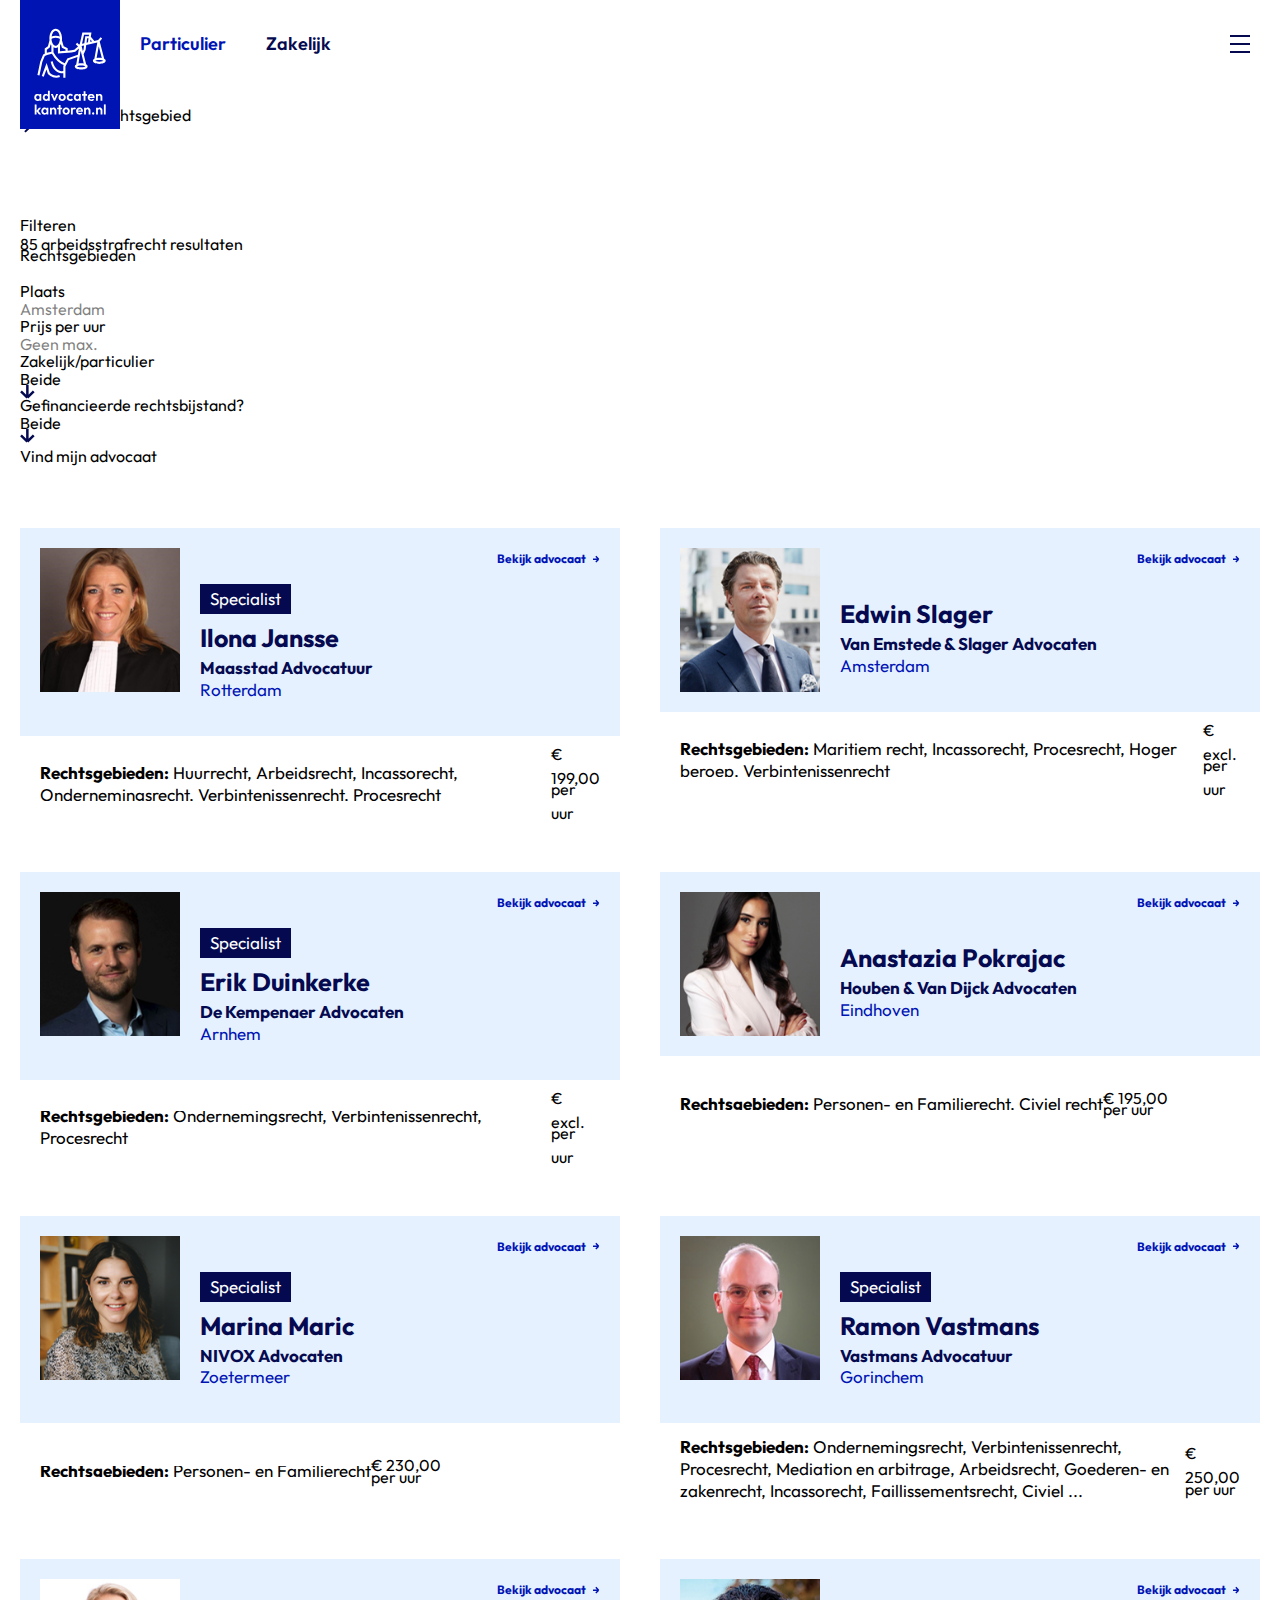
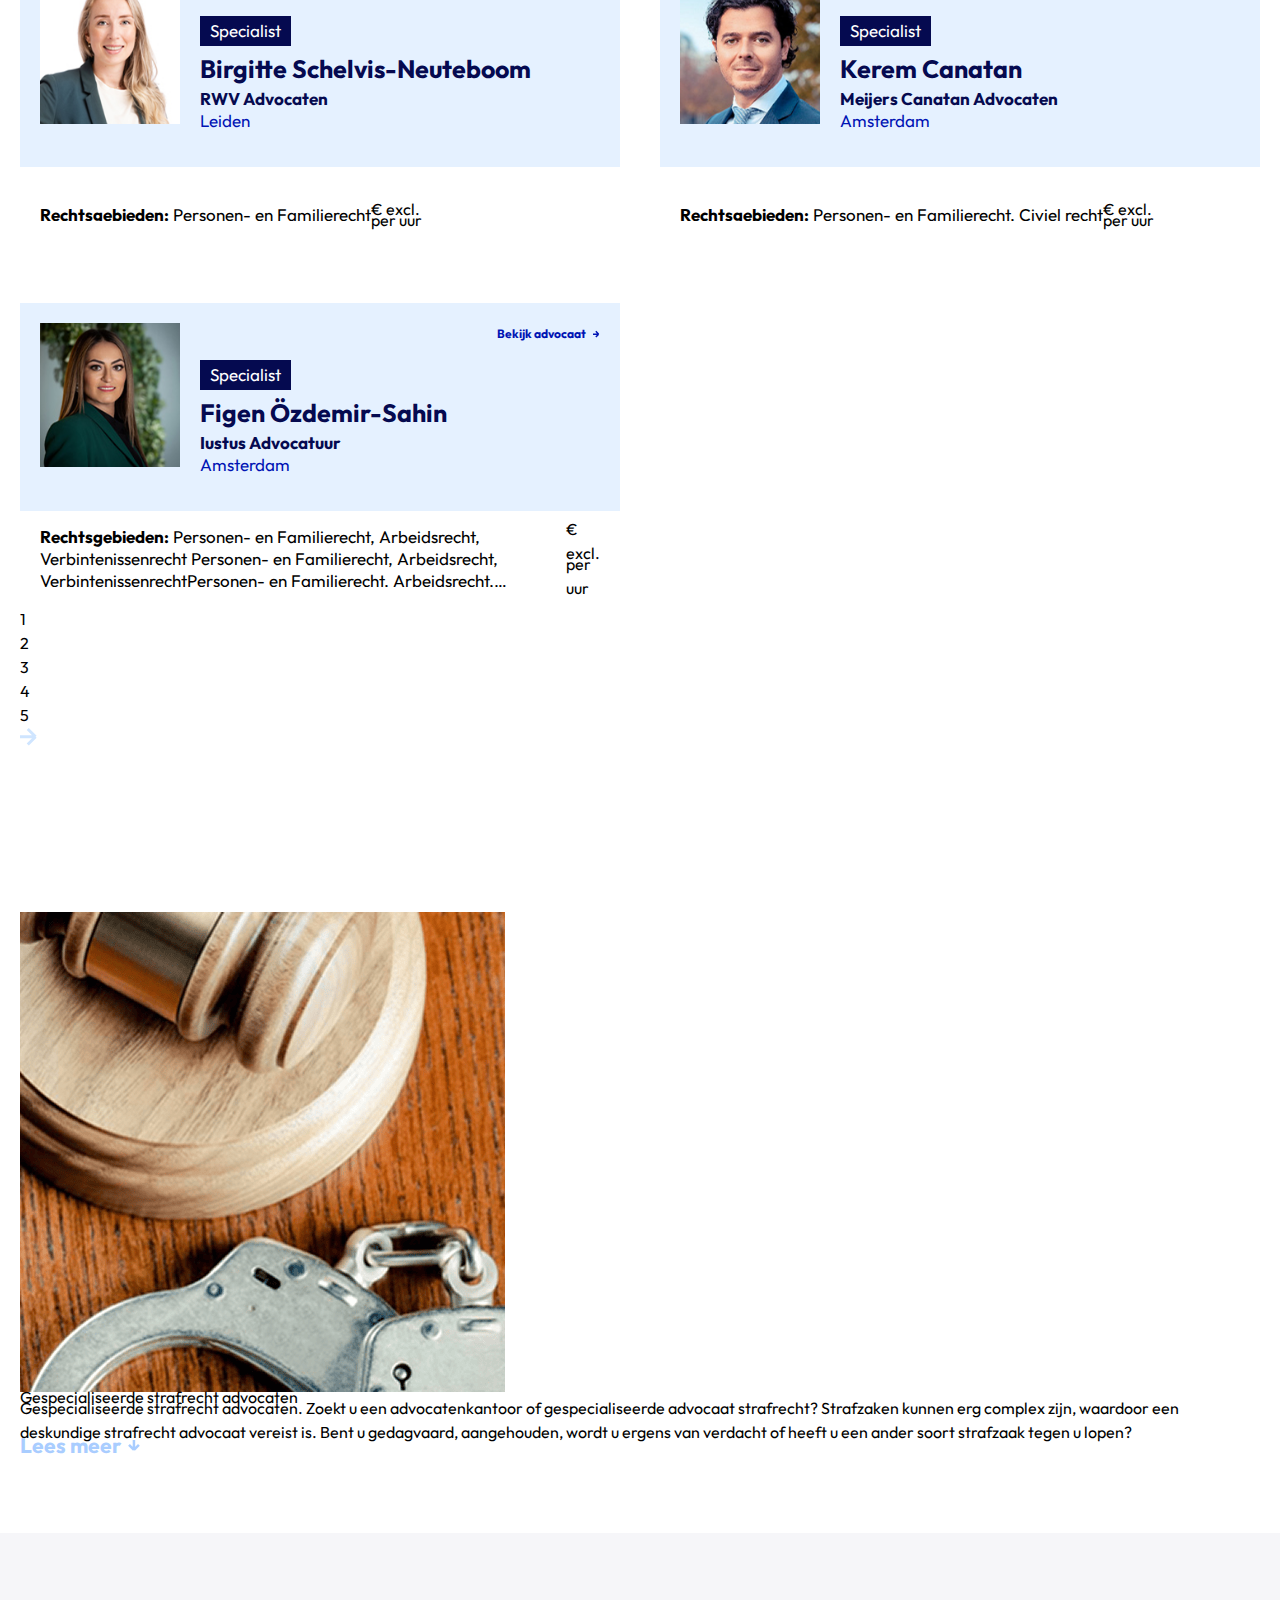
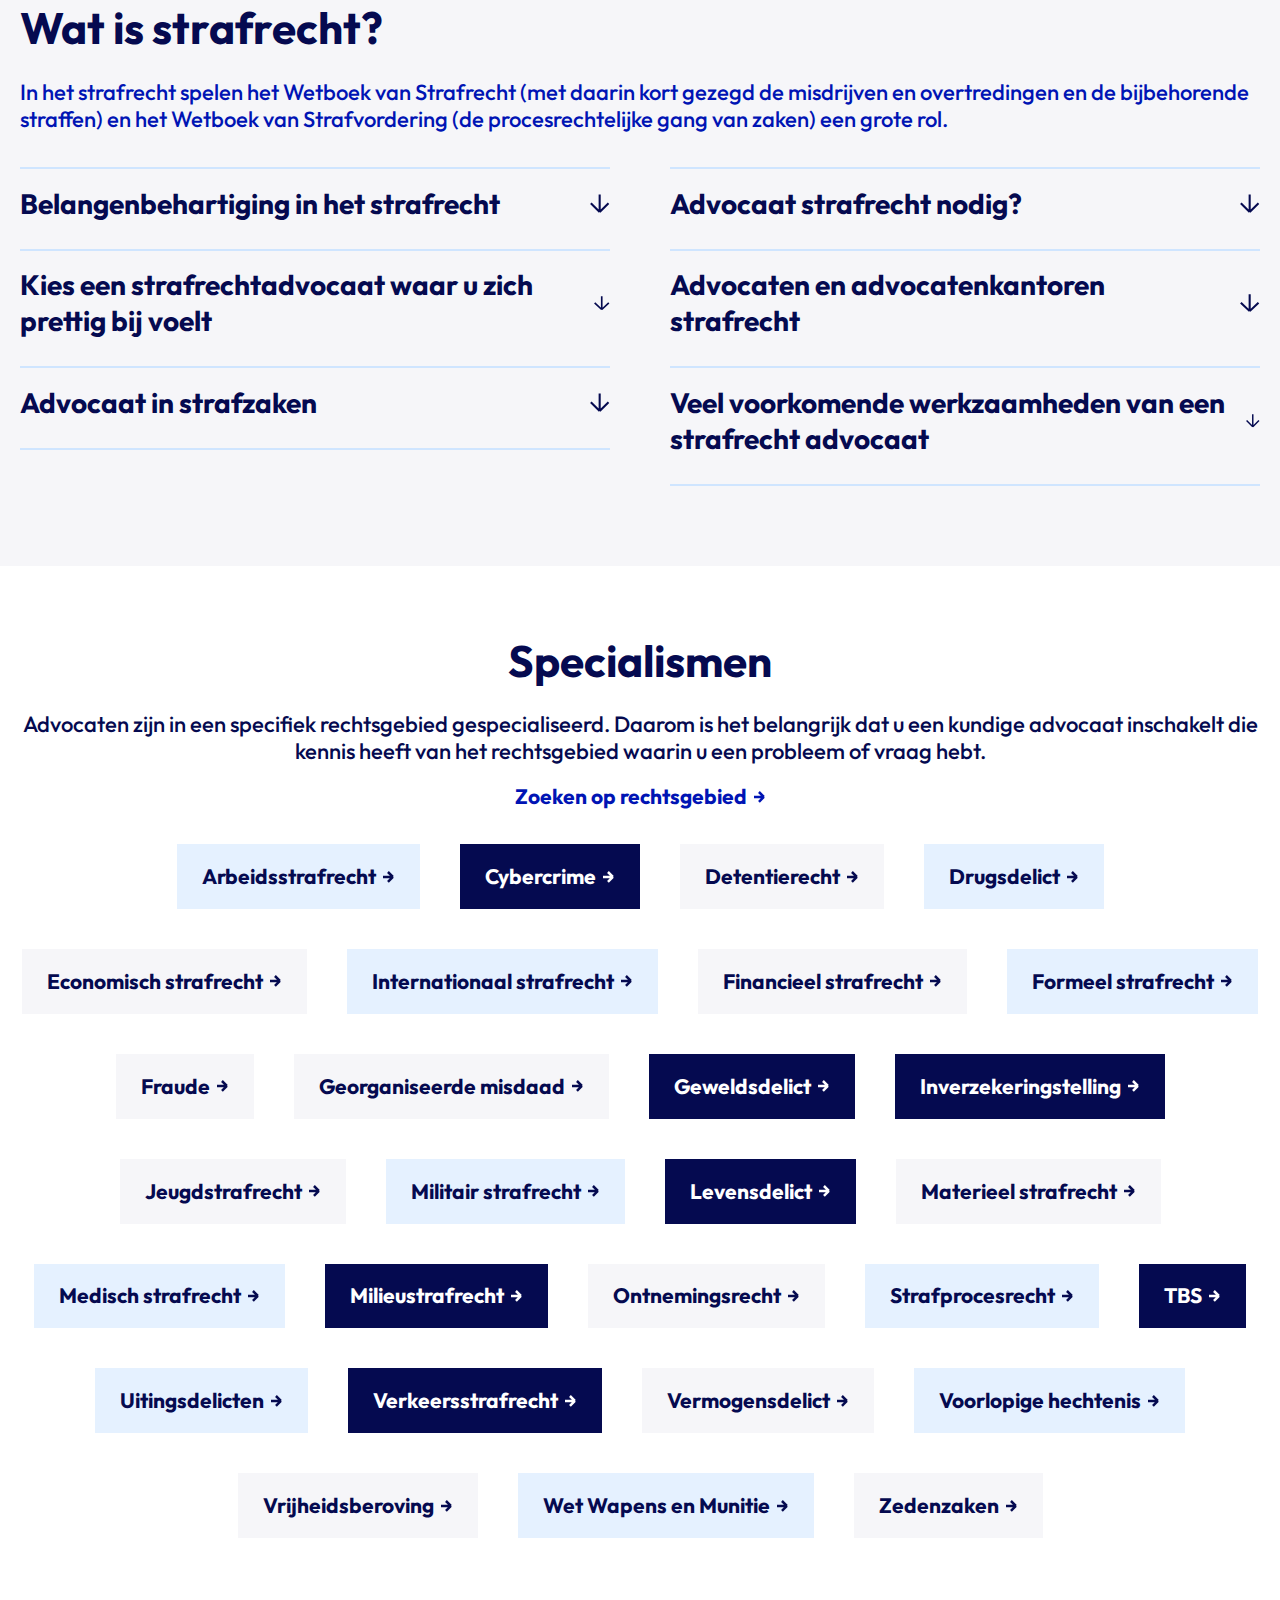
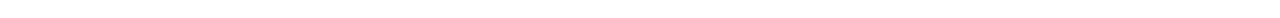
<file: results.html>
<!DOCTYPE html>
<html lang="en">
	<head>
		<meta charset="UTF-8" />
		<meta name="viewport" content="width=device-width, initial-scale=1.0" />
		<title>advocaten</title>
		<!-- Styles -->
		<link rel="stylesheet" href="./assets/css/main.css" />

		<!-- Fonts -->
		<link rel="preconnect" href="https://fonts.googleapis.com" />
		<link rel="preconnect" href="https://fonts.gstatic.com" crossorigin />
		<link
			href="https://fonts.googleapis.com/css2?family=Outfit:wght@100..900&display=swap"
			rel="stylesheet"
		/>
	</head>
	<body>
		<!-- Header -->
		<header class="header">
			<div class="header__container">
				<!-- Logo -->
				<div class="container relative">
					<a href="#" class="logo"
						><img src="./assets/images/global/logo.svg" alt="logo"
					/></a>
				</div>

				<!-- [DESKTOP] Top Menu & Main Menu -->
				<div class="header__menus">
					<!-- Top Menu Container -->
					<div class="top__menu-wrapper">
						<div class="top__menu-container">
							<!-- Bussiness Type -->
							<nav role="menu" class="bussiness__type">
								<ul class="bussiness__type-list">
									<li>
										<a href="" class="bussiness__type-link active"><p>Particulier</p></a>
									</li>
									<li>
										<a href="" class="bussiness__type-link"><p>Zakelijk</p></a>
									</li>
								</ul>
							</nav>
							<nav role="menu" class="top__menu">
								<ul class="top__menu-list">
									<li>
										<a href="#" class="top__menu-link">
											<p>Home</p>
											<img
												src="./assets/images/icons/top-menu-arrow.svg"
												alt="arrow icon"
											/>
										</a>
									</li>
									<li>
										<a href="#" class="top__menu-link">
											<p>Kantoor aanmelden</p>
											<img
												src="./assets/images/icons/top-menu-arrow.svg"
												alt="arrow icon"
											/>
										</a>
									</li>
									<li>
										<a href="#" class="top__menu-link">
											<p>Over ons</p>
											<img
												src="./assets/images/icons/top-menu-arrow.svg"
												alt="arrow icon"
											/>
										</a>
									</li>
									<li>
										<a href="#" class="top__menu-link">
											<p>Veelgestelde vragen</p>
											<img
												src="./assets/images/icons/top-menu-arrow.svg"
												alt="arrow icon"
											/>
										</a>
									</li>
								</ul>
							</nav>

							<button class="burger__btn">
								<div class="burger__icon">
									<span></span>
								</div>
							</button>
						</div>
					</div>

					<!-- Main Menu Container -->
					<div class="main__menu-wrapper">
						<div class="main__menu-container">
							<nav role="menu" class="main__menu">
								<ul class="main__menu-list">
									<li class="main__menu-list--item">
										<a href="#" class="main__menu-link">
											<span>Arbeidsrecht</span>

											<nav class="submenu">
												<ul class="submenu__list">
													<li>
														<a href="#" class="submenu__link"><span>Arbeidsconflict</span></a>
													</li>
													<li>
														<a href="#" class="submenu__link"
															><span>Arbeidsongeschiktheid</span></a
														>
													</li>
													<li>
														<a href="#" class="submenu__link"
															><span>Arbeidsovereenkomst</span></a
														>
													</li>
													<li>
														<a href="#" class="submenu__link"
															><span>Arbeidsvoorwaarden</span></a
														>
													</li>
													<li>
														<a href="#" class="submenu__link"><span>Ontslagrecht</span></a>
													</li>
												</ul>
											</nav>
										</a>
									</li>

									<li class="main__menu-list--item">
										<a href="#" class="main__menu-link">
											<span>Bestuursrecht</span>

											<nav class="submenu">
												<ul class="submenu__list">
													<li>
														<a href="#" class="submenu__link"><span>Arbeidsconflict</span></a>
													</li>
													<li>
														<a href="#" class="submenu__link"
															><span>Arbeidsongeschiktheid</span></a
														>
													</li>
													<li>
														<a href="#" class="submenu__link"
															><span>Arbeidsovereenkomst</span></a
														>
													</li>
													<li>
														<a href="#" class="submenu__link"
															><span>Arbeidsvoorwaarden</span></a
														>
													</li>
													<li>
														<a href="#" class="submenu__link"><span>Ontslagrecht</span></a>
													</li>
												</ul>
											</nav>
										</a>
									</li>

									<li class="main__menu-list--item">
										<a href="#" class="main__menu-link">
											<span>Contractenrecht</span>

											<nav class="submenu">
												<ul class="submenu__list">
													<li>
														<a href="#" class="submenu__link"><span>Arbeidsconflict</span></a>
													</li>
													<li>
														<a href="#" class="submenu__link"
															><span>Arbeidsongeschiktheid</span></a
														>
													</li>
													<li>
														<a href="#" class="submenu__link"
															><span>Arbeidsovereenkomst</span></a
														>
													</li>
													<li>
														<a href="#" class="submenu__link"
															><span>Arbeidsvoorwaarden</span></a
														>
													</li>
													<li>
														<a href="#" class="submenu__link"><span>Ontslagrecht</span></a>
													</li>
												</ul>
											</nav>
										</a>
									</li>
									<li class="main__menu-list--item">
										<a href="#" class="main__menu-link">
											<span>Echtscheiding</span>

											<nav class="submenu">
												<ul class="submenu__list">
													<li>
														<a href="#" class="submenu__link"><span>Arbeidsconflict</span></a>
													</li>
													<li>
														<a href="#" class="submenu__link"
															><span>Arbeidsongeschiktheid</span></a
														>
													</li>
													<li>
														<a href="#" class="submenu__link"
															><span>Arbeidsovereenkomst</span></a
														>
													</li>
													<li>
														<a href="#" class="submenu__link"
															><span>Arbeidsvoorwaarden</span></a
														>
													</li>
													<li>
														<a href="#" class="submenu__link"><span>Ontslagrecht</span></a>
													</li>
												</ul>
											</nav>
										</a>
									</li>
									<li class="main__menu-list--item">
										<a href="#" class="main__menu-link">
											<span>Erfrecht</span>

											<nav class="submenu">
												<ul class="submenu__list">
													<li>
														<a href="#" class="submenu__link"><span>Arbeidsconflict</span></a>
													</li>
													<li>
														<a href="#" class="submenu__link"
															><span>Arbeidsongeschiktheid</span></a
														>
													</li>
													<li>
														<a href="#" class="submenu__link"
															><span>Arbeidsovereenkomst</span></a
														>
													</li>
													<li>
														<a href="#" class="submenu__link"
															><span>Arbeidsvoorwaarden</span></a
														>
													</li>
													<li>
														<a href="#" class="submenu__link"><span>Ontslagrecht</span></a>
													</li>
												</ul>
											</nav>
										</a>
									</li>
									<li class="main__menu-list--item">
										<a href="#" class="main__menu-link">
											<span>Huurrecht</span>

											<nav class="submenu">
												<ul class="submenu__list">
													<li>
														<a href="#" class="submenu__link"><span>Arbeidsconflict</span></a>
													</li>
													<li>
														<a href="#" class="submenu__link"
															><span>Arbeidsongeschiktheid</span></a
														>
													</li>
													<li>
														<a href="#" class="submenu__link"
															><span>Arbeidsovereenkomst</span></a
														>
													</li>
													<li>
														<a href="#" class="submenu__link"
															><span>Arbeidsvoorwaarden</span></a
														>
													</li>
													<li>
														<a href="#" class="submenu__link"><span>Ontslagrecht</span></a>
													</li>
												</ul>
											</nav>
										</a>
									</li>
									<li class="main__menu-list--item">
										<a href="#" class="main__menu-link">
											<span>Letselschade</span>

											<nav class="submenu">
												<ul class="submenu__list">
													<li>
														<a href="#" class="submenu__link"><span>Arbeidsconflict</span></a>
													</li>
													<li>
														<a href="#" class="submenu__link"
															><span>Arbeidsongeschiktheid</span></a
														>
													</li>
													<li>
														<a href="#" class="submenu__link"
															><span>Arbeidsovereenkomst</span></a
														>
													</li>
													<li>
														<a href="#" class="submenu__link"
															><span>Arbeidsvoorwaarden</span></a
														>
													</li>
													<li>
														<a href="#" class="submenu__link"><span>Ontslagrecht</span></a>
													</li>
												</ul>
											</nav>
										</a>
									</li>
									<li class="main__menu-list--item">
										<a href="#" class="main__menu-link">
											<span>Personen- & Familierecht</span>

											<nav class="submenu">
												<ul class="submenu__list">
													<li>
														<a href="#" class="submenu__link"><span>Arbeidsconflict</span></a>
													</li>
													<li>
														<a href="#" class="submenu__link"
															><span>Arbeidsongeschiktheid</span></a
														>
													</li>
													<li>
														<a href="#" class="submenu__link"
															><span>Arbeidsovereenkomst</span></a
														>
													</li>
													<li>
														<a href="#" class="submenu__link"
															><span>Arbeidsvoorwaarden</span></a
														>
													</li>
													<li>
														<a href="#" class="submenu__link"><span>Ontslagrecht</span></a>
													</li>
												</ul>
											</nav>
										</a>
									</li>
									<li class="main__menu-list--item">
										<a href="#" class="main__menu-link">
											<span>Strafrecht</span>

											<nav class="submenu">
												<ul class="submenu__list">
													<li>
														<a href="#" class="submenu__link"><span>Arbeidsconflict</span></a>
													</li>
													<li>
														<a href="#" class="submenu__link"
															><span>Arbeidsongeschiktheid</span></a
														>
													</li>
													<li>
														<a href="#" class="submenu__link"
															><span>Arbeidsovereenkomst</span></a
														>
													</li>
													<li>
														<a href="#" class="submenu__link"
															><span>Arbeidsvoorwaarden</span></a
														>
													</li>
													<li>
														<a href="#" class="submenu__link"><span>Ontslagrecht</span></a>
													</li>
												</ul>
											</nav>
										</a>
									</li>
								</ul>
							</nav>
						</div>
					</div>
				</div>

				<!-- [MOBILE] Mobile Menu -->
				<div class="mobile__menu">
					<div class="mobile__menu-wrapper">
						<!-- Menu Accordion -->
						<div class="accordion mobile__menu-accordion">
							<!-- Menu Item -->
							<div class="accordion__item">
								<!-- Accrodion Trigger -->
								<button class="accordion__trigger">
									<p class="accordion__trigger-text">Arbeidsrecht</p>
									<!-- Icon -->
									<div class="accordion__trigger-icon">
										<span class="accordion__trigger-icon--line1"></span>
										<span class="accordion__trigger-icon--line2"></span>
									</div>
								</button>

								<!-- Accrodion Content -->
								<div class="accordion__content">
									<div class="overflow-hidden">
										<nav role="menu">
											<ul class="mobile__menu-list">
												<li>
													<a href="#" class="mobile__menu-link"><p>Arbeidsconflict</p></a>
												</li>
												<li>
													<a href="#" class="mobile__menu-link"
														><p>Arbeidsongeschiktheid</p></a
													>
												</li>
												<li>
													<a href="#" class="mobile__menu-link"
														><p>Arbeidsovereenkomst</p></a
													>
												</li>
												<li>
													<a href="#" class="mobile__menu-link"><p>Arbeidsvoorwaarden</p></a>
												</li>
												<li>
													<a href="#" class="mobile__menu-link"><p>Ontslagrecht</p></a>
												</li>
											</ul>
										</nav>
									</div>
								</div>
							</div>
							<!-- Menu Item -->
							<div class="accordion__item">
								<!-- Accrodion Trigger -->
								<button class="accordion__trigger">
									<p class="accordion__trigger-text">Bestuursrecht</p>
									<!-- Icon -->
									<div class="accordion__trigger-icon">
										<span class="accordion__trigger-icon--line1"></span>
										<span class="accordion__trigger-icon--line2"></span>
									</div>
								</button>

								<!-- Accrodion Content -->
								<div class="accordion__content">
									<div class="overflow-hidden">
										<nav role="menu">
											<ul class="mobile__menu-list">
												<li>
													<a href="#" class="mobile__menu-link"><p>Arbeidsconflict</p></a>
												</li>
												<li>
													<a href="#" class="mobile__menu-link"
														><p>Arbeidsongeschiktheid</p></a
													>
												</li>
												<li>
													<a href="#" class="mobile__menu-link"
														><p>Arbeidsovereenkomst</p></a
													>
												</li>
												<li>
													<a href="#" class="mobile__menu-link"><p>Arbeidsvoorwaarden</p></a>
												</li>
												<li>
													<a href="#" class="mobile__menu-link"><p>Ontslagrecht</p></a>
												</li>
											</ul>
										</nav>
									</div>
								</div>
							</div>
							<!-- Menu Item -->
							<div class="accordion__item">
								<!-- Accrodion Trigger -->
								<button class="accordion__trigger">
									<p class="accordion__trigger-text">Contractenrecht</p>
									<!-- Icon -->
									<div class="accordion__trigger-icon">
										<span class="accordion__trigger-icon--line1"></span>
										<span class="accordion__trigger-icon--line2"></span>
									</div>
								</button>

								<!-- Accrodion Content -->
								<div class="accordion__content">
									<div class="overflow-hidden">
										<nav role="menu">
											<ul class="mobile__menu-list">
												<li>
													<a href="#" class="mobile__menu-link"><p>Arbeidsconflict</p></a>
												</li>
												<li>
													<a href="#" class="mobile__menu-link"
														><p>Arbeidsongeschiktheid</p></a
													>
												</li>
												<li>
													<a href="#" class="mobile__menu-link"
														><p>Arbeidsovereenkomst</p></a
													>
												</li>
												<li>
													<a href="#" class="mobile__menu-link"><p>Arbeidsvoorwaarden</p></a>
												</li>
												<li>
													<a href="#" class="mobile__menu-link"><p>Ontslagrecht</p></a>
												</li>
											</ul>
										</nav>
									</div>
								</div>
							</div>
							<!-- Menu Item -->
							<div class="accordion__item">
								<!-- Accrodion Trigger -->
								<button class="accordion__trigger">
									<p class="accordion__trigger-text">Echtscheiding</p>
									<!-- Icon -->
									<div class="accordion__trigger-icon">
										<span class="accordion__trigger-icon--line1"></span>
										<span class="accordion__trigger-icon--line2"></span>
									</div>
								</button>

								<!-- Accrodion Content -->
								<div class="accordion__content">
									<div class="overflow-hidden">
										<nav role="menu">
											<ul class="mobile__menu-list">
												<li>
													<a href="#" class="mobile__menu-link"><p>Arbeidsconflict</p></a>
												</li>
												<li>
													<a href="#" class="mobile__menu-link"
														><p>Arbeidsongeschiktheid</p></a
													>
												</li>
												<li>
													<a href="#" class="mobile__menu-link"
														><p>Arbeidsovereenkomst</p></a
													>
												</li>
												<li>
													<a href="#" class="mobile__menu-link"><p>Arbeidsvoorwaarden</p></a>
												</li>
												<li>
													<a href="#" class="mobile__menu-link"><p>Ontslagrecht</p></a>
												</li>
											</ul>
										</nav>
									</div>
								</div>
							</div>
							<!-- Menu Item -->
							<div class="accordion__item">
								<!-- Accrodion Trigger -->
								<button class="accordion__trigger">
									<p class="accordion__trigger-text">Erfrecht</p>
									<!-- Icon -->
									<div class="accordion__trigger-icon">
										<span class="accordion__trigger-icon--line1"></span>
										<span class="accordion__trigger-icon--line2"></span>
									</div>
								</button>

								<!-- Accrodion Content -->
								<div class="accordion__content">
									<div class="overflow-hidden">
										<nav role="menu">
											<ul class="mobile__menu-list">
												<li>
													<a href="#" class="mobile__menu-link"><p>Arbeidsconflict</p></a>
												</li>
												<li>
													<a href="#" class="mobile__menu-link"
														><p>Arbeidsongeschiktheid</p></a
													>
												</li>
												<li>
													<a href="#" class="mobile__menu-link"
														><p>Arbeidsovereenkomst</p></a
													>
												</li>
												<li>
													<a href="#" class="mobile__menu-link"><p>Arbeidsvoorwaarden</p></a>
												</li>
												<li>
													<a href="#" class="mobile__menu-link"><p>Ontslagrecht</p></a>
												</li>
											</ul>
										</nav>
									</div>
								</div>
							</div>
							<!-- Menu Item -->
							<div class="accordion__item">
								<!-- Accrodion Trigger -->
								<button class="accordion__trigger">
									<p class="accordion__trigger-text">Huurrecht</p>
									<!-- Icon -->
									<div class="accordion__trigger-icon">
										<span class="accordion__trigger-icon--line1"></span>
										<span class="accordion__trigger-icon--line2"></span>
									</div>
								</button>

								<!-- Accrodion Content -->
								<div class="accordion__content">
									<div class="overflow-hidden">
										<nav role="menu">
											<ul class="mobile__menu-list">
												<li>
													<a href="#" class="mobile__menu-link"><p>Arbeidsconflict</p></a>
												</li>
												<li>
													<a href="#" class="mobile__menu-link"
														><p>Arbeidsongeschiktheid</p></a
													>
												</li>
												<li>
													<a href="#" class="mobile__menu-link"
														><p>Arbeidsovereenkomst</p></a
													>
												</li>
												<li>
													<a href="#" class="mobile__menu-link"><p>Arbeidsvoorwaarden</p></a>
												</li>
												<li>
													<a href="#" class="mobile__menu-link"><p>Ontslagrecht</p></a>
												</li>
											</ul>
										</nav>
									</div>
								</div>
							</div>
							<!-- Menu Item -->
							<div class="accordion__item">
								<!-- Accrodion Trigger -->
								<button class="accordion__trigger">
									<p class="accordion__trigger-text">Letselschade</p>
									<!-- Icon -->
									<div class="accordion__trigger-icon">
										<span class="accordion__trigger-icon--line1"></span>
										<span class="accordion__trigger-icon--line2"></span>
									</div>
								</button>

								<!-- Accrodion Content -->
								<div class="accordion__content">
									<div class="overflow-hidden">
										<nav role="menu">
											<ul class="mobile__menu-list">
												<li>
													<a href="#" class="mobile__menu-link"><p>Arbeidsconflict</p></a>
												</li>
												<li>
													<a href="#" class="mobile__menu-link"
														><p>Arbeidsongeschiktheid</p></a
													>
												</li>
												<li>
													<a href="#" class="mobile__menu-link"
														><p>Arbeidsovereenkomst</p></a
													>
												</li>
												<li>
													<a href="#" class="mobile__menu-link"><p>Arbeidsvoorwaarden</p></a>
												</li>
												<li>
													<a href="#" class="mobile__menu-link"><p>Ontslagrecht</p></a>
												</li>
											</ul>
										</nav>
									</div>
								</div>
							</div>
							<!-- Menu Item -->
							<div class="accordion__item">
								<!-- Accrodion Trigger -->
								<button class="accordion__trigger">
									<p class="accordion__trigger-text">Personen- & Familierecht</p>
									<!-- Icon -->
									<div class="accordion__trigger-icon">
										<span class="accordion__trigger-icon--line1"></span>
										<span class="accordion__trigger-icon--line2"></span>
									</div>
								</button>

								<!-- Accrodion Content -->
								<div class="accordion__content">
									<div class="overflow-hidden">
										<nav role="menu">
											<ul class="mobile__menu-list">
												<li>
													<a href="#" class="mobile__menu-link"><p>Arbeidsconflict</p></a>
												</li>
												<li>
													<a href="#" class="mobile__menu-link"
														><p>Arbeidsongeschiktheid</p></a
													>
												</li>
												<li>
													<a href="#" class="mobile__menu-link"
														><p>Arbeidsovereenkomst</p></a
													>
												</li>
												<li>
													<a href="#" class="mobile__menu-link"><p>Arbeidsvoorwaarden</p></a>
												</li>
												<li>
													<a href="#" class="mobile__menu-link"><p>Ontslagrecht</p></a>
												</li>
											</ul>
										</nav>
									</div>
								</div>
							</div>
							<!-- Menu Item -->
							<div class="accordion__item">
								<!-- Accrodion Trigger -->
								<button class="accordion__trigger">
									<p class="accordion__trigger-text">Strafrecht</p>
									<!-- Icon -->
									<div class="accordion__trigger-icon">
										<span class="accordion__trigger-icon--line1"></span>
										<span class="accordion__trigger-icon--line2"></span>
									</div>
								</button>

								<!-- Accrodion Content -->
								<div class="accordion__content">
									<div class="overflow-hidden">
										<nav role="menu">
											<ul class="mobile__menu-list">
												<li>
													<a href="#" class="mobile__menu-link"><p>Arbeidsconflict</p></a>
												</li>
												<li>
													<a href="#" class="mobile__menu-link"
														><p>Arbeidsongeschiktheid</p></a
													>
												</li>
												<li>
													<a href="#" class="mobile__menu-link"
														><p>Arbeidsovereenkomst</p></a
													>
												</li>
												<li>
													<a href="#" class="mobile__menu-link"><p>Arbeidsvoorwaarden</p></a>
												</li>
												<li>
													<a href="#" class="mobile__menu-link"><p>Ontslagrecht</p></a>
												</li>
											</ul>
										</nav>
									</div>
								</div>
							</div>
						</div>

						<!-- Submenu -->
						<div class="mobile__submenu-container">
							<p class="mobile__menu-title">Meer</p>

							<nav role="menu">
								<ul class="mobile__submenu">
									<li>
										<a href="/index.html" class="mobile__submenu-link">
											<p>Home</p>
											<svg
												xmlns="http://www.w3.org/2000/svg"
												width="9"
												height="9"
												viewBox="0 0 9 9"
												fill="none"
											>
												<path d="M1 8L7.5 1.5" stroke="#050A50" stroke-width="1.5" />
												<path d="M1 1.5H7.5V8" stroke="#050A50" stroke-width="1.5" />
											</svg>
										</a>
									</li>
									<li>
										<a href="#" class="mobile__submenu-link">
											<p>Over ons</p>
											<svg
												xmlns="http://www.w3.org/2000/svg"
												width="9"
												height="9"
												viewBox="0 0 9 9"
												fill="none"
											>
												<path d="M1 8L7.5 1.5" stroke="#050A50" stroke-width="1.5" />
												<path d="M1 1.5H7.5V8" stroke="#050A50" stroke-width="1.5" />
											</svg>
										</a>
									</li>
									<li>
										<a href="#" class="mobile__submenu-link">
											<p>Veelgestelde vragen</p>
											<svg
												xmlns="http://www.w3.org/2000/svg"
												width="9"
												height="9"
												viewBox="0 0 9 9"
												fill="none"
											>
												<path d="M1 8L7.5 1.5" stroke="#050A50" stroke-width="1.5" />
												<path d="M1 1.5H7.5V8" stroke="#050A50" stroke-width="1.5" />
											</svg>
										</a>
									</li>
								</ul>
							</nav>
						</div>

						<!-- CTA -->
						<div class="mobile__cta">
							<p class="mobile__menu-title">
								Staat uw kantoor nog niet op onze website? Word lid als advocaat,
								kantoor of ambassadeur
							</p>
							<a href="#" class="mobile__cta-link link"
								><p>Kantoor aanmelden</p>
								<svg
									xmlns="http://www.w3.org/2000/svg"
									width="7"
									height="8"
									viewBox="0 0 7 8"
									fill="none"
								>
									<path
										d="M2.82812 6.99688L5.65655 4.16845M5.65655 4.16845L2.82812 1.34003M5.65655 4.16845H-0.000302161"
										stroke="#0014B4"
										stroke-width="1.5"
									/>
								</svg>
							</a>
						</div>
					</div>
				</div>
			</div>
		</header>

		<main>
			<!-- Breadcrumbs -->
			<section class="section__breadcrumbs">
				<div class="container">
					<div class="breadcrumbs">
						<ul class="breadcrumbs__list">
							<li class="breadcrumbs__list-item">
								<a href="#" class="breadcrumbs__list-link">
									<p>Home</p>
									<img
										src="./assets/images/icons/breadcrumbs-arrow.svg"
										alt="arrow icon"
									/>
								</a>
							</li>

							<li class="breadcrumbs__list-item">
								<a href="#" class="breadcrumbs__list-link">
									<p>Zoeken op rechtsgebied</p>
									<img
										src="./assets/images/icons/breadcrumbs-arrow.svg"
										alt="arrow icon"
									/>
								</a>
							</li>
						</ul>
					</div>
				</div>
			</section>

			<!-- Results -->
			<section class="section section__inner">
				<div class="container">
					<div class="inner__header">
						<button class="inner__header-filters">
							<p>Filteren</p>
							<img src="./assets/images/icons/filter.svg" alt="filter icon" />
						</button>
						<p class="inner__header-text">
							85 <span>arbeidsstrafrecht</span> resultaten
						</p>
					</div>
					<div class="inner__container">
						<!-- Filters -->
						<div class="inner__container-left">
							<form action="#" class="filters">
								<div class="filters__row">
									<label for="area" class="label">
										<p>Rechtsgebieden</p>
										<input class="input" type="text" name="area" id="area" />
									</label>
								</div>
								<div class="filters__row filters__row-columns">
									<label for="location" class="label">
										<p>Plaats</p>
										<input
											class="input"
											type="text"
											name="area"
											id="area"
											placeholder="Amsterdam"
										/>
									</label>
									<label for="price" class="label">
										<p>Prijs per uur</p>
										<input
											class="input"
											type="text"
											name="price"
											id="price"
											placeholder="Geen max."
										/>
									</label>
								</div>

								<div class="filters__row">
									<label for="#" class="label">
										<p>Zakelijk/particulier</p>
										<!-- [START] HTML Select  -->
										<div class="select relative">
											<button
												id="select-type"
												class="select__trigger select__small input"
												type="button"
											>
												<p id="selected-option-type" class="select__selected-option">
													Beide
												</p>

												<div class="select__arrow">
													<svg
														xmlns="http://www.w3.org/2000/svg"
														width="15"
														height="15"
														viewBox="0 0 15 15"
														fill="none"
													>
														<path
															d="M1.00059 6.36401L7.36455 12.728M7.36455 12.728L13.7285 6.36401M7.36455 12.728V5.27501e-05"
															stroke="#050A50"
															stroke-width="2.5"
														/>
													</svg>
												</div>
											</button>
											<div id="options-type" class="select__options hidden">
												<ul class="select__options-list">
													<li>
														<button type="button" class="select__option">Value 1</button>
													</li>
													<li>
														<button type="button" class="select__option">Value 2</button>
													</li>
												</ul>
											</div>
										</div>
										<!-- [END] HTML Select  -->
									</label>
								</div>
								<div class="filters__row">
									<label for="#" class="label">
										<p>Gefinancieerde rechtsbijstand?</p>
										<!-- [START] HTML Select  -->
										<div class="select relative">
											<button
												id="select-help"
												class="select__trigger select__small input"
												type="button"
											>
												<p id="selected-option-help" class="select__selected-option">
													Beide
												</p>

												<div class="select__arrow">
													<svg
														xmlns="http://www.w3.org/2000/svg"
														width="15"
														height="15"
														viewBox="0 0 15 15"
														fill="none"
													>
														<path
															d="M1.00059 6.36401L7.36455 12.728M7.36455 12.728L13.7285 6.36401M7.36455 12.728V5.27501e-05"
															stroke="#050A50"
															stroke-width="2.5"
														/>
													</svg>
												</div>
											</button>
											<div id="options-help" class="select__options hidden">
												<ul class="select__options-list">
													<li>
														<button type="button" class="select__option">Value 1</button>
													</li>
													<li>
														<button type="button" class="select__option">Value 2</button>
													</li>
												</ul>
											</div>
										</div>
										<!-- [END] HTML Select  -->
									</label>
								</div>

								<button class="filters__btn btn btn-primary">
									<p>Vind mijn advocaat</p>
								</button>
							</form>
						</div>
						<!-- Results Items -->
						<div class="inner__container-right">
							<div class="lawyers lawyers__results">
								<div class="lawyers__item">
									<div class="lawyers__item-body">
										<div class="lawyers__item-image">
											<img
												src="./assets/images/home/lawyer-photo-1.png"
												alt="lawyer photo"
											/>
										</div>
										<div class="lawyers__item-info">
											<a href="#" class="link link-sm lawyers__item-link link-orange">
												Bekijk advocaat
												<svg
													xmlns="http://www.w3.org/2000/svg"
													width="7"
													height="8"
													viewBox="0 0 7 8"
													fill="none"
												>
													<path
														d="M2.82812 6.99688L5.65655 4.16845M5.65655 4.16845L2.82812 1.34003M5.65655 4.16845H-0.000302161"
														stroke="currentColor"
														stroke-width="1.5"
													/>
												</svg>
											</a>
											<div class="lawyers__links">
												<p class="lawyers__item-badge">Specialist</p>
												<a href="#" class="lawyers__name">Ilona Jansse</a>
												<a href="#" class="lawyers__position">Maasstad Advocatuur</a>
												<a href="#" class="lawyers__city">Rotterdam</a>
											</div>
										</div>
									</div>
									<div class="lawyers__item-footer">
										<p class="lawyers__item-footer--text">
											<strong>Rechtsgebieden:</strong> Huurrecht, Arbeidsrecht,
											Incassorecht, Ondernemingsrecht, Verbintenissenrecht, Procesrecht
										</p>
										<div class="lawyers__item-price">
											<p class="lawyers__item-num">€ 199,00</p>
											<p class="lawyers__item-text">per uur</p>
										</div>
									</div>
								</div>

								<div class="lawyers__item">
									<div class="lawyers__item-body">
										<div class="lawyers__item-image">
											<img
												src="./assets/images/home/lawyer-photo-2.png"
												alt="lawyer photo"
											/>
										</div>
										<div class="lawyers__item-info">
											<a href="#" class="link link-sm lawyers__item-link link-orange">
												Bekijk advocaat
												<svg
													xmlns="http://www.w3.org/2000/svg"
													width="7"
													height="8"
													viewBox="0 0 7 8"
													fill="none"
												>
													<path
														d="M2.82812 6.99688L5.65655 4.16845M5.65655 4.16845L2.82812 1.34003M5.65655 4.16845H-0.000302161"
														stroke="currentColor"
														stroke-width="1.5"
													/>
												</svg>
											</a>
											<div class="lawyers__links">
												<a href="#" class="lawyers__name">Edwin Slager</a>
												<a href="#" class="lawyers__position"
													>Van Emstede & Slager Advocaten</a
												>
												<a href="#" class="lawyers__city">Amsterdam</a>
											</div>
										</div>
									</div>
									<div class="lawyers__item-footer">
										<p class="lawyers__item-footer--text">
											<strong>Rechtsgebieden:</strong> Maritiem recht, Incassorecht,
											Procesrecht, Hoger beroep, Verbintenissenrecht
										</p>
										<div class="lawyers__item-price">
											<p class="lawyers__item-num">€ excl.</p>
											<p class="lawyers__item-text">per uur</p>
										</div>
									</div>
								</div>

								<div class="lawyers__item">
									<div class="lawyers__item-body">
										<div class="lawyers__item-image">
											<img
												src="./assets/images/home/lawyer-photo-3.png"
												alt="lawyer photo"
											/>
										</div>
										<div class="lawyers__item-info">
											<a href="#" class="link link-sm lawyers__item-link link-orange">
												Bekijk advocaat
												<svg
													xmlns="http://www.w3.org/2000/svg"
													width="7"
													height="8"
													viewBox="0 0 7 8"
													fill="none"
												>
													<path
														d="M2.82812 6.99688L5.65655 4.16845M5.65655 4.16845L2.82812 1.34003M5.65655 4.16845H-0.000302161"
														stroke="currentColor"
														stroke-width="1.5"
													/>
												</svg>
											</a>
											<div class="lawyers__links">
												<p class="lawyers__item-badge">Specialist</p>
												<a href="#" class="lawyers__name">Erik Duinkerke</a>
												<a href="#" class="lawyers__position">De Kempenaer Advocaten</a>
												<a href="#" class="lawyers__city">Arnhem</a>
											</div>
										</div>
									</div>
									<div class="lawyers__item-footer">
										<p class="lawyers__item-footer--text">
											<strong>Rechtsgebieden:</strong> Ondernemingsrecht,
											Verbintenissenrecht, Procesrecht
										</p>
										<div class="lawyers__item-price">
											<p class="lawyers__item-num">€ excl.</p>
											<p class="lawyers__item-text">per uur</p>
										</div>
									</div>
								</div>

								<div class="lawyers__item">
									<div class="lawyers__item-body">
										<div class="lawyers__item-image">
											<img
												src="./assets/images/home/lawyer-photo-4.png"
												alt="lawyer photo"
											/>
										</div>
										<div class="lawyers__item-info">
											<a href="#" class="link link-sm lawyers__item-link link-orange">
												Bekijk advocaat
												<svg
													xmlns="http://www.w3.org/2000/svg"
													width="7"
													height="8"
													viewBox="0 0 7 8"
													fill="none"
												>
													<path
														d="M2.82812 6.99688L5.65655 4.16845M5.65655 4.16845L2.82812 1.34003M5.65655 4.16845H-0.000302161"
														stroke="currentColor"
														stroke-width="1.5"
													/>
												</svg>
											</a>
											<div class="lawyers__links">
												<a href="#" class="lawyers__name">Anastazia Pokrajac</a>
												<a href="#" class="lawyers__position"
													>Houben & Van Dijck Advocaten</a
												>
												<a href="#" class="lawyers__city">Eindhoven</a>
											</div>
										</div>
									</div>
									<div class="lawyers__item-footer">
										<p class="lawyers__item-footer--text">
											<strong>Rechtsgebieden:</strong> Personen- en Familierecht, Civiel
											recht
										</p>
										<div class="lawyers__item-price">
											<p class="lawyers__item-num">€ 195,00</p>
											<p class="lawyers__item-text">per uur</p>
										</div>
									</div>
								</div>

								<div class="lawyers__item">
									<div class="lawyers__item-body">
										<div class="lawyers__item-image">
											<img
												src="./assets/images/home/lawyer-photo-5.png"
												alt="lawyer photo"
											/>
										</div>
										<div class="lawyers__item-info">
											<a href="#" class="link link-sm lawyers__item-link link-orange">
												Bekijk advocaat
												<svg
													xmlns="http://www.w3.org/2000/svg"
													width="7"
													height="8"
													viewBox="0 0 7 8"
													fill="none"
												>
													<path
														d="M2.82812 6.99688L5.65655 4.16845M5.65655 4.16845L2.82812 1.34003M5.65655 4.16845H-0.000302161"
														stroke="currentColor"
														stroke-width="1.5"
													/>
												</svg>
											</a>
											<div class="lawyers__links">
												<p class="lawyers__item-badge">Specialist</p>
												<a href="#" class="lawyers__name">Marina Maric</a>
												<a href="#" class="lawyers__position">NIVOX Advocaten</a>
												<a href="#" class="lawyers__city">Zoetermeer</a>
											</div>
										</div>
									</div>
									<div class="lawyers__item-footer">
										<p class="lawyers__item-footer--text">
											<strong>Rechtsgebieden:</strong> Personen- en Familierecht
										</p>
										<div class="lawyers__item-price">
											<p class="lawyers__item-num">€ 230,00</p>
											<p class="lawyers__item-text">per uur</p>
										</div>
									</div>
								</div>

								<div class="lawyers__item">
									<div class="lawyers__item-body">
										<div class="lawyers__item-image">
											<img
												src="./assets/images/home/lawyer-photo-6.png"
												alt="lawyer photo"
											/>
										</div>
										<div class="lawyers__item-info">
											<a href="#" class="link link-sm lawyers__item-link link-orange">
												Bekijk advocaat
												<svg
													xmlns="http://www.w3.org/2000/svg"
													width="7"
													height="8"
													viewBox="0 0 7 8"
													fill="none"
												>
													<path
														d="M2.82812 6.99688L5.65655 4.16845M5.65655 4.16845L2.82812 1.34003M5.65655 4.16845H-0.000302161"
														stroke="currentColor"
														stroke-width="1.5"
													/>
												</svg>
											</a>
											<div class="lawyers__links">
												<p class="lawyers__item-badge">Specialist</p>
												<a href="#" class="lawyers__name">Ramon Vastmans</a>
												<a href="#" class="lawyers__position">Vastmans Advocatuur</a>
												<a href="#" class="lawyers__city">Gorinchem</a>
											</div>
										</div>
									</div>
									<div class="lawyers__item-footer">
										<p class="lawyers__item-footer--text">
											<strong>Rechtsgebieden:</strong> Ondernemingsrecht,
											Verbintenissenrecht, Procesrecht, Mediation en arbitrage,
											Arbeidsrecht, Goederen- en zakenrecht, Incassorecht,
											Faillissementsrecht, Civiel ...
										</p>
										<div class="lawyers__item-price">
											<p class="lawyers__item-num">€ 250,00</p>
											<p class="lawyers__item-text">per uur</p>
										</div>
									</div>
								</div>

								<div class="lawyers__item">
									<div class="lawyers__item-body">
										<div class="lawyers__item-image">
											<img
												src="./assets/images/home/lawyer-photo-7.png"
												alt="lawyer photo"
											/>
										</div>
										<div class="lawyers__item-info">
											<a href="#" class="link link-sm lawyers__item-link link-orange">
												Bekijk advocaat
												<svg
													xmlns="http://www.w3.org/2000/svg"
													width="7"
													height="8"
													viewBox="0 0 7 8"
													fill="none"
												>
													<path
														d="M2.82812 6.99688L5.65655 4.16845M5.65655 4.16845L2.82812 1.34003M5.65655 4.16845H-0.000302161"
														stroke="currentColor"
														stroke-width="1.5"
													/>
												</svg>
											</a>

											<div class="lawyers__links">
												<p class="lawyers__item-badge">Specialist</p>
												<a href="#" class="lawyers__name">Birgitte Schelvis-Neuteboom</a>
												<a href="#" class="lawyers__position">RWV Advocaten</a>
												<a href="#" class="lawyers__city">Leiden</a>
											</div>
										</div>
									</div>
									<div class="lawyers__item-footer">
										<p class="lawyers__item-footer--text">
											<strong>Rechtsgebieden:</strong> Personen- en Familierecht
										</p>
										<div class="lawyers__item-price">
											<p class="lawyers__item-num">€ excl.</p>
											<p class="lawyers__item-text">per uur</p>
										</div>
									</div>
								</div>

								<div class="lawyers__item">
									<div class="lawyers__item-body">
										<div class="lawyers__item-image">
											<img
												src="./assets/images/home/lawyer-photo-8.png"
												alt="lawyer photo"
											/>
										</div>
										<div class="lawyers__item-info">
											<a href="#" class="link link-sm lawyers__item-link link-orange">
												Bekijk advocaat
												<svg
													xmlns="http://www.w3.org/2000/svg"
													width="7"
													height="8"
													viewBox="0 0 7 8"
													fill="none"
												>
													<path
														d="M2.82812 6.99688L5.65655 4.16845M5.65655 4.16845L2.82812 1.34003M5.65655 4.16845H-0.000302161"
														stroke="currentColor"
														stroke-width="1.5"
													/>
												</svg>
											</a>

											<div class="lawyers__links">
												<p class="lawyers__item-badge">Specialist</p>
												<a href="#" class="lawyers__name">Kerem Canatan</a>
												<a href="#" class="lawyers__position">Meijers Canatan Advocaten</a>
												<a href="#" class="lawyers__city">Amsterdam</a>
											</div>
										</div>
									</div>
									<div class="lawyers__item-footer">
										<p class="lawyers__item-footer--text">
											<strong>Rechtsgebieden:</strong> Personen- en Familierecht, Civiel
											recht
										</p>
										<div class="lawyers__item-price">
											<p class="lawyers__item-num">€ excl.</p>
											<p class="lawyers__item-text">per uur</p>
										</div>
									</div>
								</div>

								<div class="lawyers__item">
									<div class="lawyers__item-body">
										<div class="lawyers__item-image">
											<img
												src="./assets/images/home/lawyer-photo-9.png"
												alt="lawyer photo"
											/>
										</div>
										<div class="lawyers__item-info">
											<a href="#" class="link link-sm lawyers__item-link link-orange">
												Bekijk advocaat
												<svg
													xmlns="http://www.w3.org/2000/svg"
													width="7"
													height="8"
													viewBox="0 0 7 8"
													fill="none"
												>
													<path
														d="M2.82812 6.99688L5.65655 4.16845M5.65655 4.16845L2.82812 1.34003M5.65655 4.16845H-0.000302161"
														stroke="currentColor"
														stroke-width="1.5"
													/>
												</svg>
											</a>
											<div class="lawyers__links">
												<p class="lawyers__item-badge">Specialist</p>
												<a href="#" class="lawyers__name">Figen Özdemir-Sahin</a>
												<a href="#" class="lawyers__position">Iustus Advocatuur</a>
												<a href="#" class="lawyers__city">Amsterdam</a>
											</div>
										</div>
									</div>
									<div class="lawyers__item-footer">
										<p class="lawyers__item-footer--text">
											<strong>Rechtsgebieden:</strong> Personen- en Familierecht,
											Arbeidsrecht, Verbintenissenrecht Personen- en Familierecht,
											Arbeidsrecht, VerbintenissenrechtPersonen- en Familierecht,
											Arbeidsrecht, VerbintenissenrechtPersonen- en Familierecht,
											Arbeidsrecht, VerbintenissenrechtPersonen- en Familierecht,
											Arbeidsrecht, Verbintenissenrecht
										</p>
										<div class="lawyers__item-price">
											<p class="lawyers__item-num">€ excl.</p>
											<p class="lawyers__item-text">per uur</p>
										</div>
									</div>
								</div>
							</div>

							<!-- Pagination -->
							<ul class="pagination">
								<li class="pagination__item active">
									<button class="pagination__item-btn"><p>1</p></button>
								</li>
								<li class="pagination__item">
									<button class="pagination__item-btn"><p>2</p></button>
								</li>
								<li class="pagination__item">
									<button class="pagination__item-btn"><p>3</p></button>
								</li>
								<li class="pagination__item">
									<button class="pagination__item-btn"><p>4</p></button>
								</li>
								<li class="pagination__item">
									<button class="pagination__item-btn"><p>5</p></button>
								</li>
								<li class="pagination__item">
									<button class="pagination__item-btn">
										<svg
											xmlns="http://www.w3.org/2000/svg"
											width="18"
											height="19"
											viewBox="0 0 18 19"
											fill="none"
										>
											<path
												d="M7.77734 17.5056L15.5555 9.72739M15.5555 9.72739L7.77734 1.94922M15.5555 9.72739H-0.000830879"
												stroke="#CFE5FF"
												stroke-width="3"
											/>
										</svg>
									</button>
								</li>
							</ul>
						</div>
					</div>
				</div>
			</section>

			<!-- Info -->
			<section class="section section__info">
				<div class="container">
					<div class="info">
						<div class="info__image">
							<img src="./assets/images/global/info-image.png" alt="info image" />
						</div>
						<div class="info__texts">
							<h3 class="info__title">Gespecialiseerde strafrecht advocaten</h3>
							<p class="info__text">
								Gespecialiseerde strafrecht advocaten. Zoekt u een advocatenkantoor of
								gespecialiseerde advocaat strafrecht? Strafzaken kunnen erg complex
								zijn, waardoor een deskundige strafrecht advocaat vereist is. Bent u
								gedagvaard, aangehouden, wordt u ergens van verdacht of heeft u een
								ander soort strafzaak tegen u lopen?
							</p>
							<a href="#" class="link link-blue-80 info__link">
								<p>Lees meer</p>
								<svg
									xmlns="http://www.w3.org/2000/svg"
									width="12"
									height="12"
									viewBox="0 0 12 12"
									fill="none"
								>
									<path
										d="M0.998943 4.9502L5.94869 9.89994M5.94869 9.89994L10.8984 4.9502M5.94869 9.89994V0.000448097"
										stroke="currentColor"
										stroke="#A9CDFF"
										stroke-width="2.5"
									/>
								</svg>
							</a>
						</div>
					</div>
				</div>
			</section>

			<!-- FAQ -->
			<section class="section section__faq bg-blue-20">
				<div class="container">
					<!-- Section Header -->
					<div class="section__header section__header-faq">
						<h2 class="section__title section__title-faq">Wat is strafrecht?</h2>
						<p class="section__subtitle section__subtitle-faq">
							In het strafrecht spelen het Wetboek van Strafrecht (met daarin kort
							gezegd de misdrijven en overtredingen en de bijbehorende straffen) en het
							Wetboek van Strafvordering (de procesrechtelijke gang van zaken) een
							grote rol.
						</p>
					</div>

					<div class="faq">
						<div class="faq__item left__item">
							<div class="accordion">
								<div class="accordion__item">
									<!-- Accrodion Trigger -->
									<button class="accordion__trigger">
										<p class="accordion__trigger-text small-text">
											Belangenbehartiging in het strafrecht
										</p>
										<!-- Icon -->
										<div class="accordion__trigger-icon">
											<img
												src="./assets/images/icons/faq-arrow-icon.svg"
												alt="faq arrow icon"
											/>
										</div>
									</button>

									<!-- Accrodion Content -->
									<div class="accordion__content">
										<div class="overflow-hidden">
											<p class="accordion__content-text small-text">
												De juiste advocaat is een advocaat die uw belangen optimaal kan
												behartigen en waar u zich prettig bij voelt. Op Advocatenkantoren.nl
												worden alle aangesloten advocaten overzichtelijk weergegeven. Bij
												elke advocaat vindt u persoonlijke en zakelijke informatie, zoals
												het rechtsgebied waarop de advocaat actief is. Op die manier kunt u
												de juiste advocaat voor uw casus vinden. Zoek een advocaat via de
												advocaten zoekmachine van Advocatenkantoren.nl.
											</p>
										</div>
									</div>
								</div>

								<div class="accordion__item">
									<!-- Accrodion Trigger -->
									<button class="accordion__trigger">
										<p class="accordion__trigger-text small-text">
											Kies een strafrechtadvocaat waar u zich prettig bij voelt
										</p>
										<!-- Icon -->
										<div class="accordion__trigger-icon">
											<img
												src="./assets/images/icons/faq-arrow-icon.svg"
												alt="faq arrow icon"
											/>
										</div>
									</button>

									<!-- Accrodion Content -->
									<div class="accordion__content">
										<div class="overflow-hidden">
											<p class="accordion__content-text small-text">
												De juiste advocaat is een advocaat die uw belangen optimaal kan
												behartigen en waar u zich prettig bij voelt. Op Advocatenkantoren.nl
												worden alle aangesloten advocaten overzichtelijk weergegeven. Bij
												elke advocaat vindt u persoonlijke en zakelijke informatie, zoals
												het rechtsgebied waarop de advocaat actief is. Op die manier kunt u
												de juiste advocaat voor uw casus vinden. Zoek een advocaat via de
												advocaten zoekmachine van Advocatenkantoren.nl.
											</p>
										</div>
									</div>
								</div>

								<div class="accordion__item">
									<!-- Accrodion Trigger -->
									<button class="accordion__trigger">
										<p class="accordion__trigger-text small-text">
											Advocaat in strafzaken
										</p>
										<!-- Icon -->
										<div class="accordion__trigger-icon">
											<img
												src="./assets/images/icons/faq-arrow-icon.svg"
												alt="faq arrow icon"
											/>
										</div>
									</button>

									<!-- Accrodion Content -->
									<div class="accordion__content">
										<div class="overflow-hidden">
											<p class="accordion__content-text small-text">
												De juiste advocaat is een advocaat die uw belangen optimaal kan
												behartigen en waar u zich prettig bij voelt. Op Advocatenkantoren.nl
												worden alle aangesloten advocaten overzichtelijk weergegeven. Bij
												elke advocaat vindt u persoonlijke en zakelijke informatie, zoals
												het rechtsgebied waarop de advocaat actief is. Op die manier kunt u
												de juiste advocaat voor uw casus vinden. Zoek een advocaat via de
												advocaten zoekmachine van Advocatenkantoren.nl.
											</p>
										</div>
									</div>
								</div>
							</div>
						</div>
						<div class="faq__item right__item">
							<div class="accordion">
								<div class="accordion__item">
									<!-- Accrodion Trigger -->
									<button class="accordion__trigger">
										<p class="accordion__trigger-text small-text">
											Advocaat strafrecht nodig?
										</p>
										<!-- Icon -->
										<div class="accordion__trigger-icon">
											<img
												src="./assets/images/icons/faq-arrow-icon.svg"
												alt="faq arrow icon"
											/>
										</div>
									</button>

									<!-- Accrodion Content -->
									<div class="accordion__content">
										<div class="overflow-hidden">
											<p class="accordion__content-text small-text">
												De juiste advocaat is een advocaat die uw belangen optimaal kan
												behartigen en waar u zich prettig bij voelt. Op Advocatenkantoren.nl
												worden alle aangesloten advocaten overzichtelijk weergegeven. Bij
												elke advocaat vindt u persoonlijke en zakelijke informatie, zoals
												het rechtsgebied waarop de advocaat actief is. Op die manier kunt u
												de juiste advocaat voor uw casus vinden. Zoek een advocaat via de
												advocaten zoekmachine van Advocatenkantoren.nl.
											</p>
										</div>
									</div>
								</div>

								<div class="accordion__item">
									<!-- Accrodion Trigger -->
									<button class="accordion__trigger">
										<p class="accordion__trigger-text small-text">
											Advocaten en advocatenkantoren strafrecht
										</p>
										<!-- Icon -->
										<div class="accordion__trigger-icon">
											<img
												src="./assets/images/icons/faq-arrow-icon.svg"
												alt="faq arrow icon"
											/>
										</div>
									</button>

									<!-- Accrodion Content -->
									<div class="accordion__content">
										<div class="overflow-hidden">
											<p class="accordion__content-text small-text">
												De juiste advocaat is een advocaat die uw belangen optimaal kan
												behartigen en waar u zich prettig bij voelt. Op Advocatenkantoren.nl
												worden alle aangesloten advocaten overzichtelijk weergegeven. Bij
												elke advocaat vindt u persoonlijke en zakelijke informatie, zoals
												het rechtsgebied waarop de advocaat actief is. Op die manier kunt u
												de juiste advocaat voor uw casus vinden. Zoek een advocaat via de
												advocaten zoekmachine van Advocatenkantoren.nl.
											</p>
										</div>
									</div>
								</div>

								<div class="accordion__item">
									<!-- Accrodion Trigger -->
									<button class="accordion__trigger">
										<p class="accordion__trigger-text small-text">
											Veel voorkomende werkzaamheden van een strafrecht advocaat
										</p>
										<!-- Icon -->
										<div class="accordion__trigger-icon">
											<img
												src="./assets/images/icons/faq-arrow-icon.svg"
												alt="faq arrow icon"
											/>
										</div>
									</button>

									<!-- Accrodion Content -->
									<div class="accordion__content">
										<div class="overflow-hidden">
											<p class="accordion__content-text small-text">
												De juiste advocaat is een advocaat die uw belangen optimaal kan
												behartigen en waar u zich prettig bij voelt. Op Advocatenkantoren.nl
												worden alle aangesloten advocaten overzichtelijk weergegeven. Bij
												elke advocaat vindt u persoonlijke en zakelijke informatie, zoals
												het rechtsgebied waarop de advocaat actief is. Op die manier kunt u
												de juiste advocaat voor uw casus vinden. Zoek een advocaat via de
												advocaten zoekmachine van Advocatenkantoren.nl.
											</p>
										</div>
									</div>
								</div>
							</div>
						</div>
					</div>
				</div>
			</section>
			<!-- Categories -->
			<section class="section section__categories">
				<div class="container">
					<!-- Section Header -->
					<div class="section__header">
						<h2 class="section__title section__title-categories text-center">
							Specialismen
						</h2>
						<p class="section__subtitle section__subtitle-categories text-center">
							Advocaten zijn in een specifiek rechtsgebied gespecialiseerd. Daarom is
							het belangrijk dat u een kundige advocaat inschakelt die kennis heeft van
							het rechtsgebied waarin u een probleem of vraag hebt.
						</p>
					</div>

					<!-- Link -->
					<a href="#" class="link link-blue-100 section__categories-link">
						<span>Zoeken op rechtsgebied</span>

						<svg
							xmlns="http://www.w3.org/2000/svg"
							width="12"
							height="12"
							viewBox="0 0 12 12"
							fill="none"
						>
							<path
								d="M4.94922 10.8995L9.89897 5.94975M9.89897 5.94975L4.94922 1M9.89897 5.94975H-0.000528465"
								stroke="currentColor"
								stroke-width="2.5"
							/>
						</svg>
					</a>

					<!-- Categories -->
					<div class="categories categories__result">
						<div class="categories__item categories__item-lightblue">
							<a href="#" class="link link-blue-100 categories__item-link">
								<span>Arbeidsstrafrecht</span>

								<svg
									xmlns="http://www.w3.org/2000/svg"
									width="12"
									height="12"
									viewBox="0 0 12 12"
									fill="none"
								>
									<path
										d="M4.94922 10.8995L9.89897 5.94975M9.89897 5.94975L4.94922 1M9.89897 5.94975H-0.000528465"
										stroke="currentColor"
										stroke-width="2.5"
									/>
								</svg>
							</a>
						</div>
						<div class="categories__item categories__item-blue">
							<a href="#" class="link link-blue-100 categories__item-link">
								<span>Cybercrime</span>

								<svg
									xmlns="http://www.w3.org/2000/svg"
									width="12"
									height="12"
									viewBox="0 0 12 12"
									fill="none"
								>
									<path
										d="M4.94922 10.8995L9.89897 5.94975M9.89897 5.94975L4.94922 1M9.89897 5.94975H-0.000528465"
										stroke="currentColor"
										stroke-width="2.5"
									/>
								</svg>
							</a>
						</div>
						<div class="categories__item categories__item-gray">
							<a href="#" class="link link-blue-100 categories__item-link">
								<span>Detentierecht</span>

								<svg
									xmlns="http://www.w3.org/2000/svg"
									width="12"
									height="12"
									viewBox="0 0 12 12"
									fill="none"
								>
									<path
										d="M4.94922 10.8995L9.89897 5.94975M9.89897 5.94975L4.94922 1M9.89897 5.94975H-0.000528465"
										stroke="currentColor"
										stroke-width="2.5"
									/>
								</svg>
							</a>
						</div>
						<div class="categories__item categories__item-lightblue">
							<a href="#" class="link link-blue-100 categories__item-link">
								<span>Drugsdelict</span>

								<svg
									xmlns="http://www.w3.org/2000/svg"
									width="12"
									height="12"
									viewBox="0 0 12 12"
									fill="none"
								>
									<path
										d="M4.94922 10.8995L9.89897 5.94975M9.89897 5.94975L4.94922 1M9.89897 5.94975H-0.000528465"
										stroke="currentColor"
										stroke-width="2.5"
									/>
								</svg>
							</a>
						</div>
						<div class="categories__item categories__item-gray">
							<a href="#" class="link link-blue-100 categories__item-link">
								<span>Economisch strafrecht</span>

								<svg
									xmlns="http://www.w3.org/2000/svg"
									width="12"
									height="12"
									viewBox="0 0 12 12"
									fill="none"
								>
									<path
										d="M4.94922 10.8995L9.89897 5.94975M9.89897 5.94975L4.94922 1M9.89897 5.94975H-0.000528465"
										stroke="currentColor"
										stroke-width="2.5"
									/>
								</svg>
							</a>
						</div>
						<div class="categories__item categories__item-lightblue">
							<a href="#" class="link link-blue-100 categories__item-link">
								<span>Internationaal strafrecht</span>

								<svg
									xmlns="http://www.w3.org/2000/svg"
									width="12"
									height="12"
									viewBox="0 0 12 12"
									fill="none"
								>
									<path
										d="M4.94922 10.8995L9.89897 5.94975M9.89897 5.94975L4.94922 1M9.89897 5.94975H-0.000528465"
										stroke="currentColor"
										stroke-width="2.5"
									/>
								</svg>
							</a>
						</div>
						<div class="categories__item categories__item-gray">
							<a href="#" class="link link-blue-100 categories__item-link">
								<span>Financieel strafrecht</span>

								<svg
									xmlns="http://www.w3.org/2000/svg"
									width="12"
									height="12"
									viewBox="0 0 12 12"
									fill="none"
								>
									<path
										d="M4.94922 10.8995L9.89897 5.94975M9.89897 5.94975L4.94922 1M9.89897 5.94975H-0.000528465"
										stroke="currentColor"
										stroke-width="2.5"
									/>
								</svg>
							</a>
						</div>
						<div class="categories__item categories__item-lightblue">
							<a href="#" class="link link-blue-100 categories__item-link">
								<span>Formeel strafrecht</span>

								<svg
									xmlns="http://www.w3.org/2000/svg"
									width="12"
									height="12"
									viewBox="0 0 12 12"
									fill="none"
								>
									<path
										d="M4.94922 10.8995L9.89897 5.94975M9.89897 5.94975L4.94922 1M9.89897 5.94975H-0.000528465"
										stroke="currentColor"
										stroke-width="2.5"
									/>
								</svg>
							</a>
						</div>
						<div class="categories__item categories__item-gray">
							<a href="#" class="link link-blue-100 categories__item-link">
								<span>Fraude</span>

								<svg
									xmlns="http://www.w3.org/2000/svg"
									width="12"
									height="12"
									viewBox="0 0 12 12"
									fill="none"
								>
									<path
										d="M4.94922 10.8995L9.89897 5.94975M9.89897 5.94975L4.94922 1M9.89897 5.94975H-0.000528465"
										stroke="currentColor"
										stroke-width="2.5"
									/>
								</svg>
							</a>
						</div>
						<div class="categories__item categories__item-gray">
							<a href="#" class="link link-blue-100 categories__item-link">
								<span>Georganiseerde misdaad</span>

								<svg
									xmlns="http://www.w3.org/2000/svg"
									width="12"
									height="12"
									viewBox="0 0 12 12"
									fill="none"
								>
									<path
										d="M4.94922 10.8995L9.89897 5.94975M9.89897 5.94975L4.94922 1M9.89897 5.94975H-0.000528465"
										stroke="currentColor"
										stroke-width="2.5"
									/>
								</svg>
							</a>
						</div>
						<div class="categories__item categories__item-blue">
							<a href="#" class="link link-blue-100 categories__item-link">
								<span> Geweldsdelict</span>

								<svg
									xmlns="http://www.w3.org/2000/svg"
									width="12"
									height="12"
									viewBox="0 0 12 12"
									fill="none"
								>
									<path
										d="M4.94922 10.8995L9.89897 5.94975M9.89897 5.94975L4.94922 1M9.89897 5.94975H-0.000528465"
										stroke="currentColor"
										stroke-width="2.5"
									/>
								</svg>
							</a>
						</div>
						<div class="categories__item categories__item-blue">
							<a href="#" class="link link-blue-100 categories__item-link">
								<span>Inverzekeringstelling</span>

								<svg
									xmlns="http://www.w3.org/2000/svg"
									width="12"
									height="12"
									viewBox="0 0 12 12"
									fill="none"
								>
									<path
										d="M4.94922 10.8995L9.89897 5.94975M9.89897 5.94975L4.94922 1M9.89897 5.94975H-0.000528465"
										stroke="currentColor"
										stroke-width="2.5"
									/>
								</svg>
							</a>
						</div>
						<div class="categories__item categories__item-gray">
							<a href="#" class="link link-blue-100 categories__item-link">
								<span>Jeugdstrafrecht</span>

								<svg
									xmlns="http://www.w3.org/2000/svg"
									width="12"
									height="12"
									viewBox="0 0 12 12"
									fill="none"
								>
									<path
										d="M4.94922 10.8995L9.89897 5.94975M9.89897 5.94975L4.94922 1M9.89897 5.94975H-0.000528465"
										stroke="currentColor"
										stroke-width="2.5"
									/>
								</svg>
							</a>
						</div>
						<div class="categories__item categories__item-lightblue">
							<a href="#" class="link link-blue-100 categories__item-link">
								<span>Militair strafrecht</span>

								<svg
									xmlns="http://www.w3.org/2000/svg"
									width="12"
									height="12"
									viewBox="0 0 12 12"
									fill="none"
								>
									<path
										d="M4.94922 10.8995L9.89897 5.94975M9.89897 5.94975L4.94922 1M9.89897 5.94975H-0.000528465"
										stroke="currentColor"
										stroke-width="2.5"
									/>
								</svg>
							</a>
						</div>
						<div class="categories__item categories__item-blue">
							<a href="#" class="link link-blue-100 categories__item-link">
								<span>Levensdelict</span>

								<svg
									xmlns="http://www.w3.org/2000/svg"
									width="12"
									height="12"
									viewBox="0 0 12 12"
									fill="none"
								>
									<path
										d="M4.94922 10.8995L9.89897 5.94975M9.89897 5.94975L4.94922 1M9.89897 5.94975H-0.000528465"
										stroke="currentColor"
										stroke-width="2.5"
									/>
								</svg>
							</a>
						</div>
						<div class="categories__item categories__item-gray">
							<a href="#" class="link link-blue-100 categories__item-link">
								<span>Materieel strafrecht</span>

								<svg
									xmlns="http://www.w3.org/2000/svg"
									width="12"
									height="12"
									viewBox="0 0 12 12"
									fill="none"
								>
									<path
										d="M4.94922 10.8995L9.89897 5.94975M9.89897 5.94975L4.94922 1M9.89897 5.94975H-0.000528465"
										stroke="currentColor"
										stroke-width="2.5"
									/>
								</svg>
							</a>
						</div>
						<div class="categories__item categories__item-lightblue">
							<a href="#" class="link link-blue-100 categories__item-link">
								<span>Medisch strafrecht</span>

								<svg
									xmlns="http://www.w3.org/2000/svg"
									width="12"
									height="12"
									viewBox="0 0 12 12"
									fill="none"
								>
									<path
										d="M4.94922 10.8995L9.89897 5.94975M9.89897 5.94975L4.94922 1M9.89897 5.94975H-0.000528465"
										stroke="currentColor"
										stroke-width="2.5"
									/>
								</svg>
							</a>
						</div>
						<div class="categories__item categories__item-blue">
							<a href="#" class="link link-blue-100 categories__item-link">
								<span>Milieustrafrecht</span>

								<svg
									xmlns="http://www.w3.org/2000/svg"
									width="12"
									height="12"
									viewBox="0 0 12 12"
									fill="none"
								>
									<path
										d="M4.94922 10.8995L9.89897 5.94975M9.89897 5.94975L4.94922 1M9.89897 5.94975H-0.000528465"
										stroke="currentColor"
										stroke-width="2.5"
									/>
								</svg>
							</a>
						</div>
						<div class="categories__item categories__item-gray">
							<a href="#" class="link link-blue-100 categories__item-link">
								<span>Ontnemingsrecht</span>

								<svg
									xmlns="http://www.w3.org/2000/svg"
									width="12"
									height="12"
									viewBox="0 0 12 12"
									fill="none"
								>
									<path
										d="M4.94922 10.8995L9.89897 5.94975M9.89897 5.94975L4.94922 1M9.89897 5.94975H-0.000528465"
										stroke="currentColor"
										stroke-width="2.5"
									/>
								</svg>
							</a>
						</div>
						<div class="categories__item categories__item-lightblue">
							<a href="#" class="link link-blue-100 categories__item-link">
								<span>Strafprocesrecht</span>

								<svg
									xmlns="http://www.w3.org/2000/svg"
									width="12"
									height="12"
									viewBox="0 0 12 12"
									fill="none"
								>
									<path
										d="M4.94922 10.8995L9.89897 5.94975M9.89897 5.94975L4.94922 1M9.89897 5.94975H-0.000528465"
										stroke="currentColor"
										stroke-width="2.5"
									/>
								</svg>
							</a>
						</div>
						<div class="categories__item categories__item-blue">
							<a href="#" class="link link-blue-100 categories__item-link">
								<span>TBS</span>

								<svg
									xmlns="http://www.w3.org/2000/svg"
									width="12"
									height="12"
									viewBox="0 0 12 12"
									fill="none"
								>
									<path
										d="M4.94922 10.8995L9.89897 5.94975M9.89897 5.94975L4.94922 1M9.89897 5.94975H-0.000528465"
										stroke="currentColor"
										stroke-width="2.5"
									/>
								</svg>
							</a>
						</div>
						<div class="categories__item categories__item-lightblue">
							<a href="#" class="link link-blue-100 categories__item-link">
								<span> Uitingsdelicten</span>

								<svg
									xmlns="http://www.w3.org/2000/svg"
									width="12"
									height="12"
									viewBox="0 0 12 12"
									fill="none"
								>
									<path
										d="M4.94922 10.8995L9.89897 5.94975M9.89897 5.94975L4.94922 1M9.89897 5.94975H-0.000528465"
										stroke="currentColor"
										stroke-width="2.5"
									/>
								</svg>
							</a>
						</div>
						<div class="categories__item categories__item-blue">
							<a href="#" class="link link-blue-100 categories__item-link">
								<span> Verkeersstrafrecht</span>

								<svg
									xmlns="http://www.w3.org/2000/svg"
									width="12"
									height="12"
									viewBox="0 0 12 12"
									fill="none"
								>
									<path
										d="M4.94922 10.8995L9.89897 5.94975M9.89897 5.94975L4.94922 1M9.89897 5.94975H-0.000528465"
										stroke="currentColor"
										stroke-width="2.5"
									/>
								</svg>
							</a>
						</div>
						<div class="categories__item categories__item-gray">
							<a href="#" class="link link-blue-100 categories__item-link">
								<span> Vermogensdelict</span>

								<svg
									xmlns="http://www.w3.org/2000/svg"
									width="12"
									height="12"
									viewBox="0 0 12 12"
									fill="none"
								>
									<path
										d="M4.94922 10.8995L9.89897 5.94975M9.89897 5.94975L4.94922 1M9.89897 5.94975H-0.000528465"
										stroke="currentColor"
										stroke-width="2.5"
									/>
								</svg>
							</a>
						</div>
						<div class="categories__item categories__item-lightblue">
							<a href="#" class="link link-blue-100 categories__item-link">
								<span> Voorlopige hechtenis</span>

								<svg
									xmlns="http://www.w3.org/2000/svg"
									width="12"
									height="12"
									viewBox="0 0 12 12"
									fill="none"
								>
									<path
										d="M4.94922 10.8995L9.89897 5.94975M9.89897 5.94975L4.94922 1M9.89897 5.94975H-0.000528465"
										stroke="currentColor"
										stroke-width="2.5"
									/>
								</svg>
							</a>
						</div>
						<div class="categories__item categories__item-gray">
							<a href="#" class="link link-blue-100 categories__item-link">
								<span> Vrijheidsberoving</span>

								<svg
									xmlns="http://www.w3.org/2000/svg"
									width="12"
									height="12"
									viewBox="0 0 12 12"
									fill="none"
								>
									<path
										d="M4.94922 10.8995L9.89897 5.94975M9.89897 5.94975L4.94922 1M9.89897 5.94975H-0.000528465"
										stroke="currentColor"
										stroke-width="2.5"
									/>
								</svg>
							</a>
						</div>
						<div class="categories__item categories__item-lightblue">
							<a href="#" class="link link-blue-100 categories__item-link">
								<span> Wet Wapens en Munitie</span>

								<svg
									xmlns="http://www.w3.org/2000/svg"
									width="12"
									height="12"
									viewBox="0 0 12 12"
									fill="none"
								>
									<path
										d="M4.94922 10.8995L9.89897 5.94975M9.89897 5.94975L4.94922 1M9.89897 5.94975H-0.000528465"
										stroke="currentColor"
										stroke-width="2.5"
									/>
								</svg>
							</a>
						</div>
						<div class="categories__item categories__item-gray">
							<a href="#" class="link link-blue-100 categories__item-link">
								<span> Zedenzaken</span>

								<svg
									xmlns="http://www.w3.org/2000/svg"
									width="12"
									height="12"
									viewBox="0 0 12 12"
									fill="none"
								>
									<path
										d="M4.94922 10.8995L9.89897 5.94975M9.89897 5.94975L4.94922 1M9.89897 5.94975H-0.000528465"
										stroke="currentColor"
										stroke-width="2.5"
									/>
								</svg>
							</a>
						</div>
					</div>
				</div>
			</section>
		</main>

		<!-- Footer -->
		<footer>
			<div class="bg-blue-200">
				<div class="container">
					<!-- Footer Top -->
					<div class="footer top__footer">
						<div class="footer__item">
							<div class="footer__top">
								<p class="footer__top-title">Wie zijn wij?</p>
								<ul class="footer__top-list">
									<li class="footer__top-list--item">
										<a href="#" class="footer__top-link link link-blue-80">
											<span>Over ons</span>
											<svg
												xmlns="http://www.w3.org/2000/svg"
												width="12"
												height="12"
												viewBox="0 0 12 12"
												fill="none"
											>
												<path
													d="M4.94922 10.8995L9.89897 5.94975M9.89897 5.94975L4.94922 1M9.89897 5.94975H-0.000528465"
													stroke="currentColor"
													stroke-width="2.5"
												/>
											</svg>
										</a>
									</li>
									<li class="footer__top-list--item">
										<a href="#" class="footer__top-link link link-blue-80">
											<span>Bedrijfsinformatie</span>
											<svg
												xmlns="http://www.w3.org/2000/svg"
												width="12"
												height="12"
												viewBox="0 0 12 12"
												fill="none"
											>
												<path
													d="M4.94922 10.8995L9.89897 5.94975M9.89897 5.94975L4.94922 1M9.89897 5.94975H-0.000528465"
													stroke="currentColor"
													stroke-width="2.5"
												/>
											</svg>
										</a>
									</li>
									<li class="footer__top-list--item">
										<a href="#" class="footer__top-link link link-blue-80">
											<span>Werkwijze</span>
											<svg
												xmlns="http://www.w3.org/2000/svg"
												width="12"
												height="12"
												viewBox="0 0 12 12"
												fill="none"
											>
												<path
													d="M4.94922 10.8995L9.89897 5.94975M9.89897 5.94975L4.94922 1M9.89897 5.94975H-0.000528465"
													stroke="currentColor"
													stroke-width="2.5"
												/>
											</svg>
										</a>
									</li>
								</ul>
							</div>
						</div>
						<div class="footer__item">
							<div class="footer__top">
								<p class="footer__top-title">Klantenservice</p>
								<ul class="footer__top-list">
									<li class="footer__top-list--item">
										<a href="#" class="footer__top-link link link-blue-80">
											<span>Wijzigen & annuleren</span>
											<svg
												xmlns="http://www.w3.org/2000/svg"
												width="12"
												height="12"
												viewBox="0 0 12 12"
												fill="none"
											>
												<path
													d="M4.94922 10.8995L9.89897 5.94975M9.89897 5.94975L4.94922 1M9.89897 5.94975H-0.000528465"
													stroke="currentColor"
													stroke-width="2.5"
												/>
											</svg>
										</a>
									</li>
									<li class="footer__top-list--item">
										<a href="#" class="footer__top-link link link-blue-80">
											<span>Prijzen & betalen</span>
											<svg
												xmlns="http://www.w3.org/2000/svg"
												width="12"
												height="12"
												viewBox="0 0 12 12"
												fill="none"
											>
												<path
													d="M4.94922 10.8995L9.89897 5.94975M9.89897 5.94975L4.94922 1M9.89897 5.94975H-0.000528465"
													stroke="currentColor"
													stroke-width="2.5"
												/>
											</svg>
										</a>
									</li>
									<li class="footer__top-list--item">
										<a href="#" class="footer__top-link link link-blue-80">
											<span>Veelgestelde vragen</span>
											<svg
												xmlns="http://www.w3.org/2000/svg"
												width="12"
												height="12"
												viewBox="0 0 12 12"
												fill="none"
											>
												<path
													d="M4.94922 10.8995L9.89897 5.94975M9.89897 5.94975L4.94922 1M9.89897 5.94975H-0.000528465"
													stroke="currentColor"
													stroke-width="2.5"
												/>
											</svg>
										</a>
									</li>
								</ul>
							</div>
						</div>
						<div class="footer__item">
							<div class="footer__top">
								<p class="footer__top-title">Voor kantoren</p>
								<ul class="footer__top-list">
									<li class="footer__top-list--item">
										<a href="#" class="footer__top-link link link-blue-80">
											<span>Kantoor aanmelden</span>
											<svg
												xmlns="http://www.w3.org/2000/svg"
												width="12"
												height="12"
												viewBox="0 0 12 12"
												fill="none"
											>
												<path
													d="M4.94922 10.8995L9.89897 5.94975M9.89897 5.94975L4.94922 1M9.89897 5.94975H-0.000528465"
													stroke="currentColor"
													stroke-width="2.5"
												/>
											</svg>
										</a>
									</li>
									<li class="footer__top-list--item">
										<a href="#" class="footer__top-link link link-blue-80">
											<span>Juridische vacatures</span>
											<svg
												xmlns="http://www.w3.org/2000/svg"
												width="12"
												height="12"
												viewBox="0 0 12 12"
												fill="none"
											>
												<path
													d="M4.94922 10.8995L9.89897 5.94975M9.89897 5.94975L4.94922 1M9.89897 5.94975H-0.000528465"
													stroke="currentColor"
													stroke-width="2.5"
												/>
											</svg>
										</a>
									</li>
									<li class="footer__top-list--item">
										<a href="#" class="footer__top-link link link-blue-80">
											<span>Adverteren & pers</span>
											<svg
												xmlns="http://www.w3.org/2000/svg"
												width="12"
												height="12"
												viewBox="0 0 12 12"
												fill="none"
											>
												<path
													d="M4.94922 10.8995L9.89897 5.94975M9.89897 5.94975L4.94922 1M9.89897 5.94975H-0.000528465"
													stroke="currentColor"
													stroke-width="2.5"
												/>
											</svg>
										</a>
									</li>
								</ul>
							</div>
						</div>
						<div class="footer__item">
							<div class="footer__top">
								<p class="footer__top-title">Contact</p>
								<ul class="footer__top-list">
									<li class="footer__top-list--item">
										<a
											href="mailto:info@advocatenkantoren.nl"
											class="footer__top-link link link-blue-80"
										>
											<span>info@advocatenkantoren.nl</span>
											<svg
												xmlns="http://www.w3.org/2000/svg"
												width="12"
												height="12"
												viewBox="0 0 12 12"
												fill="none"
											>
												<path
													d="M4.94922 10.8995L9.89897 5.94975M9.89897 5.94975L4.94922 1M9.89897 5.94975H-0.000528465"
													stroke="currentColor"
													stroke-width="2.5"
												/>
											</svg>
										</a>
									</li>
								</ul>

								<ul class="footer__social">
									<li>
										<a class="link footer__social-link" href="#">
											<svg
												class="x-icon"
												width="16"
												height="17"
												viewBox="0 0 16 17"
												fill="none"
												xmlns="http://www.w3.org/2000/svg"
											>
												<path
													d="M9.25858 7.25317L15.05 0.660645H13.6781L8.64728 6.38367L4.63214 0.660645H0L6.07301 9.3157L0 16.2281H1.37191L6.68119 10.1831L10.9224 16.2281H15.5545M1.86706 1.67376H3.9747L13.6771 15.2648H11.5689"
													fill="#A9CDFF"
												/>
											</svg>
										</a>
									</li>
									<li>
										<a class="link footer__social-link" href="#">
											<svg
												class="f-icon"
												width="12"
												height="21"
												viewBox="0 0 12 21"
												fill="none"
												xmlns="http://www.w3.org/2000/svg"
											>
												<path
													d="M10.7992 11.3661L11.3677 7.72871H7.81323V5.36828C7.81323 4.37315 8.30977 3.40315 9.90172 3.40315H11.5177V0.306286C11.5177 0.306286 10.0512 0.0605469 8.64919 0.0605469C5.72194 0.0605469 3.80856 1.8027 3.80856 4.95649V7.72871H0.554688V11.3661H3.80856V20.1593H7.81323V11.3661H10.7992Z"
													fill="#A9CDFF"
												/>
											</svg>
										</a>
									</li>
									<li>
										<a class="link footer__social-link" href="#">
											<svg
												class="g-icon"
												width="17"
												height="17"
												viewBox="0 0 17 17"
												fill="none"
												xmlns="http://www.w3.org/2000/svg"
											>
												<path
													d="M16.0504 8.6077C16.0504 13.0384 12.9665 16.1915 8.41227 16.1915C4.04581 16.1915 0.519531 12.7221 0.519531 8.42609C0.519531 4.13004 4.04581 0.660645 8.41227 0.660645C10.5382 0.660645 12.3268 1.42779 13.7049 2.69281L11.5566 4.72498C8.74644 2.05717 3.52068 4.06116 3.52068 8.42609C3.52068 11.1346 5.71983 13.3296 8.41227 13.3296C11.5375 13.3296 12.7087 11.1252 12.8933 9.98231H8.41227V7.31137H15.9263C15.9995 7.70903 16.0504 8.09104 16.0504 8.6077Z"
													fill="#A9CDFF"
												/>
											</svg>
										</a>
									</li>
									<li>
										<a class="link footer__social-link" href="#">
											<svg
												class="y-icon"
												width="20"
												height="14"
												viewBox="0 0 20 14"
												fill="none"
												xmlns="http://www.w3.org/2000/svg"
											>
												<path
													d="M18.9842 2.51267C18.7618 1.67527 18.1065 1.01576 17.2745 0.79195C15.7665 0.385254 9.71952 0.385254 9.71952 0.385254C9.71952 0.385254 3.67255 0.385254 2.16449 0.79195C1.33251 1.0158 0.677254 1.67527 0.454857 2.51267C0.0507812 4.0305 0.0507812 7.19732 0.0507812 7.19732C0.0507812 7.19732 0.0507812 10.3641 0.454857 11.882C0.677254 12.7194 1.33251 13.3514 2.16449 13.5752C3.67255 13.9819 9.71952 13.9819 9.71952 13.9819C9.71952 13.9819 15.7665 13.9819 17.2745 13.5752C18.1065 13.3514 18.7618 12.7194 18.9842 11.882C19.3883 10.3641 19.3883 7.19732 19.3883 7.19732C19.3883 7.19732 19.3883 4.0305 18.9842 2.51267ZM7.74181 10.0725V4.32209L12.7959 7.19739L7.74181 10.0725Z"
													fill="#A9CDFF"
												/>
											</svg>
										</a>
									</li>
									<li>
										<a class="link footer__social-link" href="#">
											<svg
												class="l-icon"
												width="15"
												height="17"
												viewBox="0 0 15 17"
												fill="none"
												xmlns="http://www.w3.org/2000/svg"
											>
												<path
													d="M3.65864 16.1915H0.628165V5.82235H3.65864V16.1915ZM2.14177 4.4079C1.17272 4.4079 0.386719 3.55507 0.386719 2.52543C0.386719 2.03086 0.571626 1.55654 0.900762 1.20683C1.2299 0.857113 1.6763 0.660645 2.14177 0.660645C2.60724 0.660645 3.05365 0.857113 3.38278 1.20683C3.71192 1.55654 3.89683 2.03086 3.89683 2.52543C3.89683 3.55507 3.1105 4.4079 2.14177 4.4079ZM15.0008 16.1915H11.9768V11.1439C11.9768 9.9409 11.954 8.39818 10.4012 8.39818C8.8256 8.39818 8.58415 9.70516 8.58415 11.0572V16.1915H5.55694V5.82235H8.46343V7.2368H8.50585C8.91043 6.42211 9.89873 5.56234 11.3732 5.56234C14.4402 5.56234 15.004 7.70829 15.004 10.4956V16.1915H15.0008Z"
													fill="#A9CDFF"
												/>
											</svg>
										</a>
									</li>
								</ul>
							</div>
						</div>
					</div>
				</div>
			</div>
		</footer>

		<!-- Scripts -->
		<script src="./assets/js/main.js"></script>
	</body>
</html>
</file>
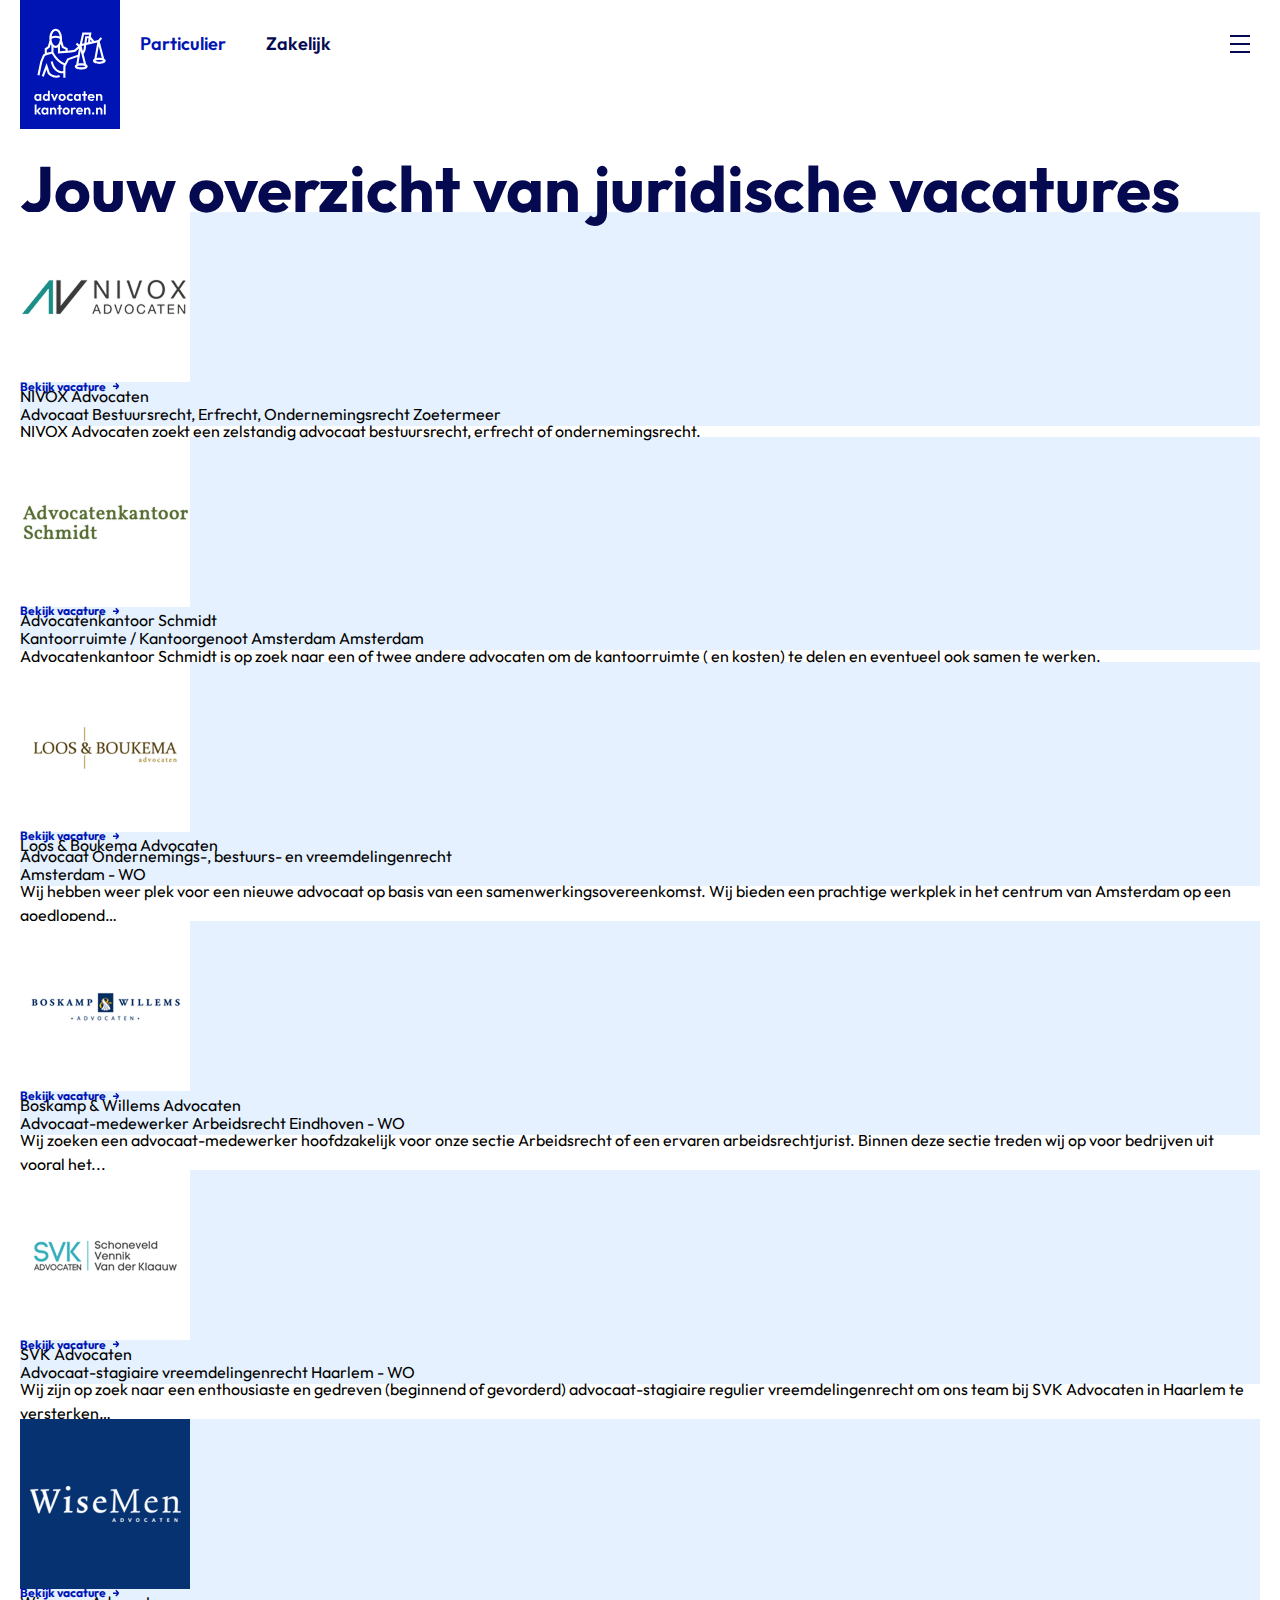
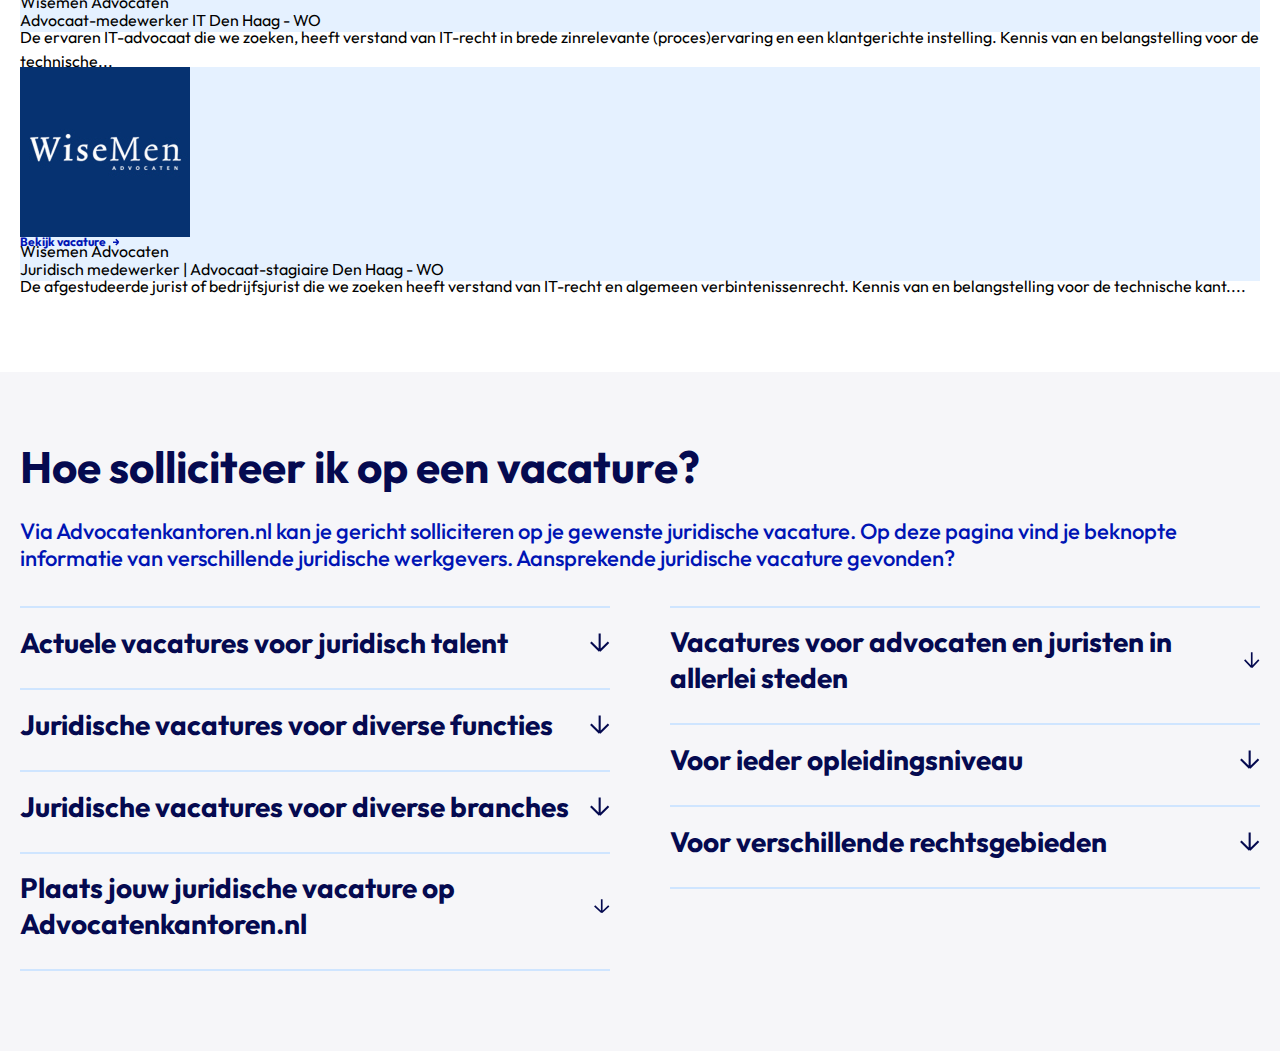
<file: vacancies.html>
<!DOCTYPE html>
<html lang="en">
	<head>
		<meta charset="UTF-8" />
		<meta name="viewport" content="width=device-width, initial-scale=1.0" />
		<title>JURIDISCHE VACATURES</title>
		<!-- Styles -->
		<link rel="stylesheet" href="./assets/css/main.css" />

		<!-- Fonts -->
		<link rel="preconnect" href="https://fonts.googleapis.com" />
		<link rel="preconnect" href="https://fonts.gstatic.com" crossorigin />
		<link
			href="https://fonts.googleapis.com/css2?family=Outfit:wght@100..900&display=swap"
			rel="stylesheet"
		/>
	</head>
	<body>
		<!-- Header -->
		<header class="header">
			<div class="header__container">
				<!-- Logo -->
				<div class="container relative">
					<a href="#" class="logo">
						<img src="./assets/images/global/logo.svg" alt="logo" />
					</a>
				</div>

				<!-- [DESKTOP] Top Menu & Main Menu -->
				<div class="header__menus">
					<!-- Top Menu Container -->
					<div class="top__menu-wrapper">
						<div class="top__menu-container">
							<!-- Bussiness Type -->
							<nav role="menu" class="bussiness__type">
								<ul class="bussiness__type-list">
									<li>
										<a href="" class="bussiness__type-link active"><p>Particulier</p></a>
									</li>
									<li>
										<a href="" class="bussiness__type-link"><p>Zakelijk</p></a>
									</li>
								</ul>
							</nav>
							<nav role="menu" class="top__menu">
								<ul class="top__menu-list">
									<li>
										<a href="#" class="top__menu-link">
											<p>Home</p>
											<img
												src="./assets/images/icons/top-menu-arrow.svg"
												alt="arrow icon"
											/>
										</a>
									</li>
									<li>
										<a href="#" class="top__menu-link">
											<p>Kantoor aanmelden</p>
											<img
												src="./assets/images/icons/top-menu-arrow.svg"
												alt="arrow icon"
											/>
										</a>
									</li>
									<li>
										<a href="#" class="top__menu-link">
											<p>Over ons</p>
											<img
												src="./assets/images/icons/top-menu-arrow.svg"
												alt="arrow icon"
											/>
										</a>
									</li>
									<li>
										<a href="#" class="top__menu-link">
											<p>Veelgestelde vragen</p>
											<img
												src="./assets/images/icons/top-menu-arrow.svg"
												alt="arrow icon"
											/>
										</a>
									</li>
								</ul>
							</nav>

							<button class="burger__btn">
								<div class="burger__icon">
									<span></span>
								</div>
							</button>
						</div>
					</div>

					<!-- Main Menu Container -->
					<div class="main__menu-wrapper">
						<div class="main__menu-container">
							<nav role="menu" class="main__menu">
								<ul class="main__menu-list">
									<li class="main__menu-list--item">
										<a href="#" class="main__menu-link">
											<span>Arbeidsrecht</span>

											<nav class="submenu">
												<ul class="submenu__list">
													<li>
														<a href="#" class="submenu__link"><span>Arbeidsconflict</span></a>
													</li>
													<li>
														<a href="#" class="submenu__link">
															<span>Arbeidsongeschiktheid</span>
														</a>
													</li>
													<li>
														<a href="#" class="submenu__link">
															<span>Arbeidsovereenkomst</span>
														</a>
													</li>
													<li>
														<a href="#" class="submenu__link">
															<span>Arbeidsvoorwaarden</span>
														</a>
													</li>
													<li>
														<a href="#" class="submenu__link"><span>Ontslagrecht</span></a>
													</li>
												</ul>
											</nav>
										</a>
									</li>

									<li class="main__menu-list--item">
										<a href="#" class="main__menu-link">
											<span>Bestuursrecht</span>

											<nav class="submenu">
												<ul class="submenu__list">
													<li>
														<a href="#" class="submenu__link"><span>Arbeidsconflict</span></a>
													</li>
													<li>
														<a href="#" class="submenu__link">
															<span>Arbeidsongeschiktheid</span>
														</a>
													</li>
													<li>
														<a href="#" class="submenu__link">
															<span>Arbeidsovereenkomst</span>
														</a>
													</li>
													<li>
														<a href="#" class="submenu__link">
															<span>Arbeidsvoorwaarden</span>
														</a>
													</li>
													<li>
														<a href="#" class="submenu__link"><span>Ontslagrecht</span></a>
													</li>
												</ul>
											</nav>
										</a>
									</li>

									<li class="main__menu-list--item">
										<a href="#" class="main__menu-link">
											<span>Contractenrecht</span>

											<nav class="submenu">
												<ul class="submenu__list">
													<li>
														<a href="#" class="submenu__link"><span>Arbeidsconflict</span></a>
													</li>
													<li>
														<a href="#" class="submenu__link">
															<span>Arbeidsongeschiktheid</span>
														</a>
													</li>
													<li>
														<a href="#" class="submenu__link">
															<span>Arbeidsovereenkomst</span>
														</a>
													</li>
													<li>
														<a href="#" class="submenu__link">
															<span>Arbeidsvoorwaarden</span>
														</a>
													</li>
													<li>
														<a href="#" class="submenu__link"><span>Ontslagrecht</span></a>
													</li>
												</ul>
											</nav>
										</a>
									</li>
									<li class="main__menu-list--item">
										<a href="#" class="main__menu-link">
											<span>Echtscheiding</span>

											<nav class="submenu">
												<ul class="submenu__list">
													<li>
														<a href="#" class="submenu__link"><span>Arbeidsconflict</span></a>
													</li>
													<li>
														<a href="#" class="submenu__link">
															<span>Arbeidsongeschiktheid</span>
														</a>
													</li>
													<li>
														<a href="#" class="submenu__link">
															<span>Arbeidsovereenkomst</span>
														</a>
													</li>
													<li>
														<a href="#" class="submenu__link">
															<span>Arbeidsvoorwaarden</span>
														</a>
													</li>
													<li>
														<a href="#" class="submenu__link"><span>Ontslagrecht</span></a>
													</li>
												</ul>
											</nav>
										</a>
									</li>
									<li class="main__menu-list--item">
										<a href="#" class="main__menu-link">
											<span>Erfrecht</span>

											<nav class="submenu">
												<ul class="submenu__list">
													<li>
														<a href="#" class="submenu__link"><span>Arbeidsconflict</span></a>
													</li>
													<li>
														<a href="#" class="submenu__link">
															<span>Arbeidsongeschiktheid</span>
														</a>
													</li>
													<li>
														<a href="#" class="submenu__link">
															<span>Arbeidsovereenkomst</span>
														</a>
													</li>
													<li>
														<a href="#" class="submenu__link">
															<span>Arbeidsvoorwaarden</span>
														</a>
													</li>
													<li>
														<a href="#" class="submenu__link"><span>Ontslagrecht</span></a>
													</li>
												</ul>
											</nav>
										</a>
									</li>
									<li class="main__menu-list--item">
										<a href="#" class="main__menu-link">
											<span>Huurrecht</span>

											<nav class="submenu">
												<ul class="submenu__list">
													<li>
														<a href="#" class="submenu__link"><span>Arbeidsconflict</span></a>
													</li>
													<li>
														<a href="#" class="submenu__link">
															<span>Arbeidsongeschiktheid</span>
														</a>
													</li>
													<li>
														<a href="#" class="submenu__link">
															<span>Arbeidsovereenkomst</span>
														</a>
													</li>
													<li>
														<a href="#" class="submenu__link">
															<span>Arbeidsvoorwaarden</span>
														</a>
													</li>
													<li>
														<a href="#" class="submenu__link"><span>Ontslagrecht</span></a>
													</li>
												</ul>
											</nav>
										</a>
									</li>
									<li class="main__menu-list--item">
										<a href="#" class="main__menu-link">
											<span>Letselschade</span>

											<nav class="submenu">
												<ul class="submenu__list">
													<li>
														<a href="#" class="submenu__link"><span>Arbeidsconflict</span></a>
													</li>
													<li>
														<a href="#" class="submenu__link">
															<span>Arbeidsongeschiktheid</span>
														</a>
													</li>
													<li>
														<a href="#" class="submenu__link">
															<span>Arbeidsovereenkomst</span>
														</a>
													</li>
													<li>
														<a href="#" class="submenu__link">
															<span>Arbeidsvoorwaarden</span>
														</a>
													</li>
													<li>
														<a href="#" class="submenu__link"><span>Ontslagrecht</span></a>
													</li>
												</ul>
											</nav>
										</a>
									</li>
									<li class="main__menu-list--item">
										<a href="#" class="main__menu-link">
											<span>Personen- & Familierecht</span>

											<nav class="submenu">
												<ul class="submenu__list">
													<li>
														<a href="#" class="submenu__link"><span>Arbeidsconflict</span></a>
													</li>
													<li>
														<a href="#" class="submenu__link">
															<span>Arbeidsongeschiktheid</span>
														</a>
													</li>
													<li>
														<a href="#" class="submenu__link">
															<span>Arbeidsovereenkomst</span>
														</a>
													</li>
													<li>
														<a href="#" class="submenu__link">
															<span>Arbeidsvoorwaarden</span>
														</a>
													</li>
													<li>
														<a href="#" class="submenu__link"><span>Ontslagrecht</span></a>
													</li>
												</ul>
											</nav>
										</a>
									</li>
									<li class="main__menu-list--item">
										<a href="#" class="main__menu-link">
											<span>Strafrecht</span>

											<nav class="submenu">
												<ul class="submenu__list">
													<li>
														<a href="#" class="submenu__link"><span>Arbeidsconflict</span></a>
													</li>
													<li>
														<a href="#" class="submenu__link">
															<span>Arbeidsongeschiktheid</span>
														</a>
													</li>
													<li>
														<a href="#" class="submenu__link">
															<span>Arbeidsovereenkomst</span>
														</a>
													</li>
													<li>
														<a href="#" class="submenu__link">
															<span>Arbeidsvoorwaarden</span>
														</a>
													</li>
													<li>
														<a href="#" class="submenu__link"><span>Ontslagrecht</span></a>
													</li>
												</ul>
											</nav>
										</a>
									</li>
								</ul>
							</nav>
						</div>
					</div>
				</div>

				<!-- [MOBILE] Mobile Menu -->
				<div class="mobile__menu">
					<div class="mobile__menu-wrapper">
						<!-- Menu Accordion -->
						<div class="accordion mobile__menu-accordion">
							<!-- Menu Item -->
							<div class="accordion__item">
								<!-- Accrodion Trigger -->
								<button class="accordion__trigger">
									<p class="accordion__trigger-text">Arbeidsrecht</p>
									<!-- Icon -->
									<div class="accordion__trigger-icon">
										<span class="accordion__trigger-icon--line1"></span>
										<span class="accordion__trigger-icon--line2"></span>
									</div>
								</button>

								<!-- Accrodion Content -->
								<div class="accordion__content">
									<div class="overflow-hidden">
										<nav role="menu">
											<ul class="mobile__menu-list">
												<li>
													<a href="#" class="mobile__menu-link"><p>Arbeidsconflict</p></a>
												</li>
												<li>
													<a href="#" class="mobile__menu-link">
														<p>Arbeidsongeschiktheid</p>
													</a>
												</li>
												<li>
													<a href="#" class="mobile__menu-link">
														<p>Arbeidsovereenkomst</p>
													</a>
												</li>
												<li>
													<a href="#" class="mobile__menu-link"><p>Arbeidsvoorwaarden</p></a>
												</li>
												<li>
													<a href="#" class="mobile__menu-link"><p>Ontslagrecht</p></a>
												</li>
											</ul>
										</nav>
									</div>
								</div>
							</div>
							<!-- Menu Item -->
							<div class="accordion__item">
								<!-- Accrodion Trigger -->
								<button class="accordion__trigger">
									<p class="accordion__trigger-text">Bestuursrecht</p>
									<!-- Icon -->
									<div class="accordion__trigger-icon">
										<span class="accordion__trigger-icon--line1"></span>
										<span class="accordion__trigger-icon--line2"></span>
									</div>
								</button>

								<!-- Accrodion Content -->
								<div class="accordion__content">
									<div class="overflow-hidden">
										<nav role="menu">
											<ul class="mobile__menu-list">
												<li>
													<a href="#" class="mobile__menu-link"><p>Arbeidsconflict</p></a>
												</li>
												<li>
													<a href="#" class="mobile__menu-link">
														<p>Arbeidsongeschiktheid</p>
													</a>
												</li>
												<li>
													<a href="#" class="mobile__menu-link">
														<p>Arbeidsovereenkomst</p>
													</a>
												</li>
												<li>
													<a href="#" class="mobile__menu-link"><p>Arbeidsvoorwaarden</p></a>
												</li>
												<li>
													<a href="#" class="mobile__menu-link"><p>Ontslagrecht</p></a>
												</li>
											</ul>
										</nav>
									</div>
								</div>
							</div>
							<!-- Menu Item -->
							<div class="accordion__item">
								<!-- Accrodion Trigger -->
								<button class="accordion__trigger">
									<p class="accordion__trigger-text">Contractenrecht</p>
									<!-- Icon -->
									<div class="accordion__trigger-icon">
										<span class="accordion__trigger-icon--line1"></span>
										<span class="accordion__trigger-icon--line2"></span>
									</div>
								</button>

								<!-- Accrodion Content -->
								<div class="accordion__content">
									<div class="overflow-hidden">
										<nav role="menu">
											<ul class="mobile__menu-list">
												<li>
													<a href="#" class="mobile__menu-link"><p>Arbeidsconflict</p></a>
												</li>
												<li>
													<a href="#" class="mobile__menu-link">
														<p>Arbeidsongeschiktheid</p>
													</a>
												</li>
												<li>
													<a href="#" class="mobile__menu-link">
														<p>Arbeidsovereenkomst</p>
													</a>
												</li>
												<li>
													<a href="#" class="mobile__menu-link"><p>Arbeidsvoorwaarden</p></a>
												</li>
												<li>
													<a href="#" class="mobile__menu-link"><p>Ontslagrecht</p></a>
												</li>
											</ul>
										</nav>
									</div>
								</div>
							</div>
							<!-- Menu Item -->
							<div class="accordion__item">
								<!-- Accrodion Trigger -->
								<button class="accordion__trigger">
									<p class="accordion__trigger-text">Echtscheiding</p>
									<!-- Icon -->
									<div class="accordion__trigger-icon">
										<span class="accordion__trigger-icon--line1"></span>
										<span class="accordion__trigger-icon--line2"></span>
									</div>
								</button>

								<!-- Accrodion Content -->
								<div class="accordion__content">
									<div class="overflow-hidden">
										<nav role="menu">
											<ul class="mobile__menu-list">
												<li>
													<a href="#" class="mobile__menu-link"><p>Arbeidsconflict</p></a>
												</li>
												<li>
													<a href="#" class="mobile__menu-link">
														<p>Arbeidsongeschiktheid</p>
													</a>
												</li>
												<li>
													<a href="#" class="mobile__menu-link">
														<p>Arbeidsovereenkomst</p>
													</a>
												</li>
												<li>
													<a href="#" class="mobile__menu-link"><p>Arbeidsvoorwaarden</p></a>
												</li>
												<li>
													<a href="#" class="mobile__menu-link"><p>Ontslagrecht</p></a>
												</li>
											</ul>
										</nav>
									</div>
								</div>
							</div>
							<!-- Menu Item -->
							<div class="accordion__item">
								<!-- Accrodion Trigger -->
								<button class="accordion__trigger">
									<p class="accordion__trigger-text">Erfrecht</p>
									<!-- Icon -->
									<div class="accordion__trigger-icon">
										<span class="accordion__trigger-icon--line1"></span>
										<span class="accordion__trigger-icon--line2"></span>
									</div>
								</button>

								<!-- Accrodion Content -->
								<div class="accordion__content">
									<div class="overflow-hidden">
										<nav role="menu">
											<ul class="mobile__menu-list">
												<li>
													<a href="#" class="mobile__menu-link"><p>Arbeidsconflict</p></a>
												</li>
												<li>
													<a href="#" class="mobile__menu-link">
														<p>Arbeidsongeschiktheid</p>
													</a>
												</li>
												<li>
													<a href="#" class="mobile__menu-link">
														<p>Arbeidsovereenkomst</p>
													</a>
												</li>
												<li>
													<a href="#" class="mobile__menu-link"><p>Arbeidsvoorwaarden</p></a>
												</li>
												<li>
													<a href="#" class="mobile__menu-link"><p>Ontslagrecht</p></a>
												</li>
											</ul>
										</nav>
									</div>
								</div>
							</div>
							<!-- Menu Item -->
							<div class="accordion__item">
								<!-- Accrodion Trigger -->
								<button class="accordion__trigger">
									<p class="accordion__trigger-text">Huurrecht</p>
									<!-- Icon -->
									<div class="accordion__trigger-icon">
										<span class="accordion__trigger-icon--line1"></span>
										<span class="accordion__trigger-icon--line2"></span>
									</div>
								</button>

								<!-- Accrodion Content -->
								<div class="accordion__content">
									<div class="overflow-hidden">
										<nav role="menu">
											<ul class="mobile__menu-list">
												<li>
													<a href="#" class="mobile__menu-link"><p>Arbeidsconflict</p></a>
												</li>
												<li>
													<a href="#" class="mobile__menu-link">
														<p>Arbeidsongeschiktheid</p>
													</a>
												</li>
												<li>
													<a href="#" class="mobile__menu-link">
														<p>Arbeidsovereenkomst</p>
													</a>
												</li>
												<li>
													<a href="#" class="mobile__menu-link"><p>Arbeidsvoorwaarden</p></a>
												</li>
												<li>
													<a href="#" class="mobile__menu-link"><p>Ontslagrecht</p></a>
												</li>
											</ul>
										</nav>
									</div>
								</div>
							</div>
							<!-- Menu Item -->
							<div class="accordion__item">
								<!-- Accrodion Trigger -->
								<button class="accordion__trigger">
									<p class="accordion__trigger-text">Letselschade</p>
									<!-- Icon -->
									<div class="accordion__trigger-icon">
										<span class="accordion__trigger-icon--line1"></span>
										<span class="accordion__trigger-icon--line2"></span>
									</div>
								</button>

								<!-- Accrodion Content -->
								<div class="accordion__content">
									<div class="overflow-hidden">
										<nav role="menu">
											<ul class="mobile__menu-list">
												<li>
													<a href="#" class="mobile__menu-link"><p>Arbeidsconflict</p></a>
												</li>
												<li>
													<a href="#" class="mobile__menu-link">
														<p>Arbeidsongeschiktheid</p>
													</a>
												</li>
												<li>
													<a href="#" class="mobile__menu-link">
														<p>Arbeidsovereenkomst</p>
													</a>
												</li>
												<li>
													<a href="#" class="mobile__menu-link"><p>Arbeidsvoorwaarden</p></a>
												</li>
												<li>
													<a href="#" class="mobile__menu-link"><p>Ontslagrecht</p></a>
												</li>
											</ul>
										</nav>
									</div>
								</div>
							</div>
							<!-- Menu Item -->
							<div class="accordion__item">
								<!-- Accrodion Trigger -->
								<button class="accordion__trigger">
									<p class="accordion__trigger-text">Personen- & Familierecht</p>
									<!-- Icon -->
									<div class="accordion__trigger-icon">
										<span class="accordion__trigger-icon--line1"></span>
										<span class="accordion__trigger-icon--line2"></span>
									</div>
								</button>

								<!-- Accrodion Content -->
								<div class="accordion__content">
									<div class="overflow-hidden">
										<nav role="menu">
											<ul class="mobile__menu-list">
												<li>
													<a href="#" class="mobile__menu-link"><p>Arbeidsconflict</p></a>
												</li>
												<li>
													<a href="#" class="mobile__menu-link">
														<p>Arbeidsongeschiktheid</p>
													</a>
												</li>
												<li>
													<a href="#" class="mobile__menu-link">
														<p>Arbeidsovereenkomst</p>
													</a>
												</li>
												<li>
													<a href="#" class="mobile__menu-link"><p>Arbeidsvoorwaarden</p></a>
												</li>
												<li>
													<a href="#" class="mobile__menu-link"><p>Ontslagrecht</p></a>
												</li>
											</ul>
										</nav>
									</div>
								</div>
							</div>
							<!-- Menu Item -->
							<div class="accordion__item">
								<!-- Accrodion Trigger -->
								<button class="accordion__trigger">
									<p class="accordion__trigger-text">Strafrecht</p>
									<!-- Icon -->
									<div class="accordion__trigger-icon">
										<span class="accordion__trigger-icon--line1"></span>
										<span class="accordion__trigger-icon--line2"></span>
									</div>
								</button>

								<!-- Accrodion Content -->
								<div class="accordion__content">
									<div class="overflow-hidden">
										<nav role="menu">
											<ul class="mobile__menu-list">
												<li>
													<a href="#" class="mobile__menu-link"><p>Arbeidsconflict</p></a>
												</li>
												<li>
													<a href="#" class="mobile__menu-link">
														<p>Arbeidsongeschiktheid</p>
													</a>
												</li>
												<li>
													<a href="#" class="mobile__menu-link">
														<p>Arbeidsovereenkomst</p>
													</a>
												</li>
												<li>
													<a href="#" class="mobile__menu-link"><p>Arbeidsvoorwaarden</p></a>
												</li>
												<li>
													<a href="#" class="mobile__menu-link"><p>Ontslagrecht</p></a>
												</li>
											</ul>
										</nav>
									</div>
								</div>
							</div>
						</div>

						<!-- Submenu -->
						<div class="mobile__submenu-container">
							<p class="mobile__menu-title">Meer</p>

							<nav role="menu">
								<ul class="mobile__submenu">
									<li>
										<a href="/index.html" class="mobile__submenu-link">
											<p>Home</p>
											<svg
												xmlns="http://www.w3.org/2000/svg"
												width="9"
												height="9"
												viewBox="0 0 9 9"
												fill="none"
											>
												<path d="M1 8L7.5 1.5" stroke="#050A50" stroke-width="1.5" />
												<path d="M1 1.5H7.5V8" stroke="#050A50" stroke-width="1.5" />
											</svg>
										</a>
									</li>
									<li>
										<a href="#" class="mobile__submenu-link">
											<p>Over ons</p>
											<svg
												xmlns="http://www.w3.org/2000/svg"
												width="9"
												height="9"
												viewBox="0 0 9 9"
												fill="none"
											>
												<path d="M1 8L7.5 1.5" stroke="#050A50" stroke-width="1.5" />
												<path d="M1 1.5H7.5V8" stroke="#050A50" stroke-width="1.5" />
											</svg>
										</a>
									</li>
									<li>
										<a href="#" class="mobile__submenu-link">
											<p>Veelgestelde vragen</p>
											<svg
												xmlns="http://www.w3.org/2000/svg"
												width="9"
												height="9"
												viewBox="0 0 9 9"
												fill="none"
											>
												<path d="M1 8L7.5 1.5" stroke="#050A50" stroke-width="1.5" />
												<path d="M1 1.5H7.5V8" stroke="#050A50" stroke-width="1.5" />
											</svg>
										</a>
									</li>
								</ul>
							</nav>
						</div>

						<!-- CTA -->
						<div class="mobile__cta">
							<p class="mobile__menu-title">
								Staat uw kantoor nog niet op onze website? Word lid als advocaat,
								kantoor of ambassadeur
							</p>
							<a href="#" class="mobile__cta-link link">
								<p>Kantoor aanmelden</p>
								<svg
									xmlns="http://www.w3.org/2000/svg"
									width="7"
									height="8"
									viewBox="0 0 7 8"
									fill="none"
								>
									<path
										d="M2.82812 6.99688L5.65655 4.16845M5.65655 4.16845L2.82812 1.34003M5.65655 4.16845H-0.000302161"
										stroke="#0014B4"
										stroke-width="1.5"
									/>
								</svg>
							</a>
						</div>
					</div>
				</div>
			</div>
		</header>

		<main>
			<!-- Vacancies -->
			<section class="section section__vacancies">
				<div class="container">
					<div class="vacancies__header">
						<h2 class="title__big vacancies__title">
							Jouw overzicht van juridische vacatures
						</h2>
					</div>

					<div class="vacancies vacancies__vacancies">
						<div class="vacancies__item">
							<div class="vacancies__item-body bg-blue-40">
								<div class="vacancies__item-image">
									<img src="./assets/images/vacancies/vacancy-logo-1.png" alt="logo" />
								</div>
								<div class="vacancies__item-info">
									<a href="#" class="link link-sm vacancies__item-link">
										<p>Bekijk vacature</p>
										<svg
											xmlns="http://www.w3.org/2000/svg"
											width="7"
											height="8"
											viewBox="0 0 7 8"
											fill="none"
										>
											<path
												d="M2.82812 6.99688L5.65655 4.16845M5.65655 4.16845L2.82812 1.34003M5.65655 4.16845H-0.000302161"
												stroke="currentColor"
												stroke-width="1.5"
											/>
										</svg>
									</a>
									<div class="vacancies__links">
										<p class="vacancies__item-badge">NIVOX Advocaten</p>
										<a href="#" class="vacancies__position">
											Advocaat Bestuursrecht, Erfrecht, Ondernemingsrecht
										</a>
										<a href="#" class="vacancies__city">Zoetermeer</a>
									</div>
								</div>
							</div>
							<div class="vacancies__item-footer">
								<p class="vacancies__item-footer--text">
									NIVOX Advocaten zoekt een zelstandig advocaat bestuursrecht, erfrecht
									of ondernemingsrecht.
								</p>
							</div>
						</div>
						<div class="vacancies__item">
							<div class="vacancies__item-body bg-blue-40">
								<div class="vacancies__item-image">
									<img src="./assets/images/vacancies/vacancy-logo-2.png" alt="logo" />
								</div>
								<div class="vacancies__item-info">
									<a href="#" class="link link-sm vacancies__item-link">
										<p>Bekijk vacature</p>
										<svg
											xmlns="http://www.w3.org/2000/svg"
											width="7"
											height="8"
											viewBox="0 0 7 8"
											fill="none"
										>
											<path
												d="M2.82812 6.99688L5.65655 4.16845M5.65655 4.16845L2.82812 1.34003M5.65655 4.16845H-0.000302161"
												stroke="currentColor"
												stroke-width="1.5"
											/>
										</svg>
									</a>
									<div class="vacancies__links">
										<p class="vacancies__item-badge">Advocatenkantoor Schmidt</p>
										<a href="#" class="vacancies__position">
											Kantoorruimte / Kantoorgenoot Amsterdam
										</a>
										<a href="#" class="vacancies__city">Amsterdam</a>
									</div>
								</div>
							</div>
							<div class="vacancies__item-footer">
								<p class="vacancies__item-footer--text">
									Advocatenkantoor Schmidt is op zoek naar een of twee andere advocaten
									om de kantoorruimte ( en kosten) te delen en eventueel ook samen te
									werken.
								</p>
							</div>
						</div>
						<div class="vacancies__item">
							<div class="vacancies__item-body bg-blue-40">
								<div class="vacancies__item-image">
									<img src="./assets/images/vacancies/vacancy-logo-3.png" alt="logo" />
								</div>
								<div class="vacancies__item-info">
									<a href="#" class="link link-sm vacancies__item-link">
										<p>Bekijk vacature</p>
										<svg
											xmlns="http://www.w3.org/2000/svg"
											width="7"
											height="8"
											viewBox="0 0 7 8"
											fill="none"
										>
											<path
												d="M2.82812 6.99688L5.65655 4.16845M5.65655 4.16845L2.82812 1.34003M5.65655 4.16845H-0.000302161"
												stroke="currentColor"
												stroke-width="1.5"
											/>
										</svg>
									</a>
									<div class="vacancies__links">
										<p class="vacancies__item-badge">Loos & Boukema Advocaten</p>
										<a href="#" class="vacancies__position">
											<p>Advocaat Ondernemings-, bestuurs- en vreemdelingenrecht</p>
										</a>
										<a href="#" class="vacancies__city">Amsterdam - WO</a>
									</div>
								</div>
							</div>
							<div class="vacancies__item-footer">
								<p class="vacancies__item-footer--text">
									Wij hebben weer plek voor een nieuwe advocaat op basis van een
									samenwerkingsovereenkomst. Wij bieden een prachtige werkplek in het
									centrum van Amsterdam op een goedlopend…
								</p>
							</div>
						</div>
						<div class="vacancies__item">
							<div class="vacancies__item-body bg-blue-40">
								<div class="vacancies__item-image">
									<img src="./assets/images/vacancies/vacancy-logo-4.png" alt="logo" />
								</div>
								<div class="vacancies__item-info">
									<a href="#" class="link link-sm vacancies__item-link">
										<p>Bekijk vacature</p>
										<svg
											xmlns="http://www.w3.org/2000/svg"
											width="7"
											height="8"
											viewBox="0 0 7 8"
											fill="none"
										>
											<path
												d="M2.82812 6.99688L5.65655 4.16845M5.65655 4.16845L2.82812 1.34003M5.65655 4.16845H-0.000302161"
												stroke="currentColor"
												stroke-width="1.5"
											/>
										</svg>
									</a>
									<div class="vacancies__links">
										<p class="vacancies__item-badge">Boskamp & Willems Advocaten</p>
										<a href="#" class="vacancies__position">
											Advocaat-medewerker Arbeidsrecht
										</a>
										<a href="#" class="vacancies__city">Eindhoven - WO</a>
									</div>
								</div>
							</div>
							<div class="vacancies__item-footer">
								<p class="vacancies__item-footer--text">
									Wij zoeken een advocaat-medewerker hoofdzakelijk voor onze sectie
									Arbeidsrecht of een ervaren arbeidsrechtjurist. Binnen deze sectie
									treden wij op voor bedrijven uit vooral het...
								</p>
							</div>
						</div>
						<div class="vacancies__item">
							<div class="vacancies__item-body bg-blue-40">
								<div class="vacancies__item-image">
									<img src="./assets/images/vacancies/vacancy-logo-5.png" alt="logo" />
								</div>
								<div class="vacancies__item-info">
									<a href="#" class="link link-sm vacancies__item-link">
										<p>Bekijk vacature</p>
										<svg
											xmlns="http://www.w3.org/2000/svg"
											width="7"
											height="8"
											viewBox="0 0 7 8"
											fill="none"
										>
											<path
												d="M2.82812 6.99688L5.65655 4.16845M5.65655 4.16845L2.82812 1.34003M5.65655 4.16845H-0.000302161"
												stroke="currentColor"
												stroke-width="1.5"
											/>
										</svg>
									</a>
									<div class="vacancies__links">
										<p class="vacancies__item-badge">SVK Advocaten</p>
										<a href="#" class="vacancies__position">
											Advocaat-stagiaire vreemdelingenrecht
										</a>
										<a href="#" class="vacancies__city">Haarlem - WO</a>
									</div>
								</div>
							</div>
							<div class="vacancies__item-footer">
								<p class="vacancies__item-footer--text">
									Wij zijn op zoek naar een enthousiaste en gedreven (beginnend of
									gevorderd) advocaat-stagiaire regulier vreemdelingenrecht om ons team
									bij SVK Advocaten in Haarlem te versterken…
								</p>
							</div>
						</div>
						<div class="vacancies__item">
							<div class="vacancies__item-body bg-blue-40">
								<div class="vacancies__item-image">
									<img src="./assets/images/vacancies/vacancy-logo-6.png" alt="logo" />
								</div>
								<div class="vacancies__item-info">
									<a href="#" class="link link-sm vacancies__item-link">
										<p>Bekijk vacature</p>
										<svg
											xmlns="http://www.w3.org/2000/svg"
											width="7"
											height="8"
											viewBox="0 0 7 8"
											fill="none"
										>
											<path
												d="M2.82812 6.99688L5.65655 4.16845M5.65655 4.16845L2.82812 1.34003M5.65655 4.16845H-0.000302161"
												stroke="currentColor"
												stroke-width="1.5"
											/>
										</svg>
									</a>
									<div class="vacancies__links">
										<p class="vacancies__item-badge">Wisemen Advocaten</p>
										<a href="#" class="vacancies__position">Advocaat-medewerker IT</a>
										<a href="#" class="vacancies__city">Den Haag - WO</a>
									</div>
								</div>
							</div>
							<div class="vacancies__item-footer">
								<p class="vacancies__item-footer--text">
									De ervaren IT-advocaat die we zoeken, heeft verstand van IT-recht in
									brede zinrelevante (proces)ervaring en een klantgerichte instelling.
									Kennis van en belangstelling voor de technische...
								</p>
							</div>
						</div>
						<div class="vacancies__item">
							<div class="vacancies__item-body bg-blue-40">
								<div class="vacancies__item-image">
									<img src="./assets/images/vacancies/vacancy-logo-7.png" alt="logo" />
								</div>
								<div class="vacancies__item-info">
									<a href="#" class="link link-sm vacancies__item-link">
										<p>Bekijk vacature</p>
										<svg
											xmlns="http://www.w3.org/2000/svg"
											width="7"
											height="8"
											viewBox="0 0 7 8"
											fill="none"
										>
											<path
												d="M2.82812 6.99688L5.65655 4.16845M5.65655 4.16845L2.82812 1.34003M5.65655 4.16845H-0.000302161"
												stroke="currentColor"
												stroke-width="1.5"
											/>
										</svg>
									</a>
									<div class="vacancies__links">
										<p class="vacancies__item-badge">Wisemen Advocaten</p>
										<a href="#" class="vacancies__position">
											Juridisch medewerker | Advocaat-stagiaire
										</a>
										<a href="#" class="vacancies__city">Den Haag - WO</a>
									</div>
								</div>
							</div>
							<div class="vacancies__item-footer">
								<p class="vacancies__item-footer--text">
									De afgestudeerde jurist of bedrijfsjurist die we zoeken heeft verstand
									van IT-recht en algemeen verbintenissenrecht. Kennis van en
									belangstelling voor de technische kant....
								</p>
							</div>
						</div>
					</div>
				</div>
			</section>

			<!-- FAQ -->
			<section class="section section__faq bg-blue-20">
				<div class="container">
					<!-- Section Header -->
					<div class="section__header section__header-faq">
						<h2 class="section__title section__title-faq">
							Hoe solliciteer ik op een vacature?
						</h2>
						<p class="section__subtitle section__subtitle-faq">
							Via Advocatenkantoren.nl kan je gericht solliciteren op je gewenste
							juridische vacature. Op deze pagina vind je beknopte informatie van
							verschillende juridische werkgevers. Aansprekende juridische vacature
							gevonden?
						</p>
					</div>

					<div class="faq">
						<div class="faq__item left__item">
							<div class="accordion">
								<div class="accordion__item">
									<!-- Accrodion Trigger -->
									<button class="accordion__trigger">
										<p class="accordion__trigger-text small-text">
											Actuele vacatures voor juridisch talent
										</p>
										<!-- Icon -->
										<div class="accordion__trigger-icon">
											<img
												src="./assets/images/icons/faq-arrow-icon.svg"
												alt="faq arrow icon"
											/>
										</div>
									</button>

									<!-- Accrodion Content -->
									<div class="accordion__content">
										<div class="overflow-hidden">
											<p class="accordion__content-text small-text">
												De juiste advocaat is een advocaat die uw belangen optimaal kan
												behartigen en waar u zich prettig bij voelt. Op Advocatenkantoren.nl
												worden alle aangesloten advocaten overzichtelijk weergegeven. Bij
												elke advocaat vindt u persoonlijke en zakelijke informatie, zoals
												het rechtsgebied waarop de advocaat actief is. Op die manier kunt u
												de juiste advocaat voor uw casus vinden. Zoek een advocaat via de
												advocaten zoekmachine van Advocatenkantoren.nl.
											</p>
										</div>
									</div>
								</div>

								<div class="accordion__item">
									<!-- Accrodion Trigger -->
									<button class="accordion__trigger">
										<p class="accordion__trigger-text small-text">
											Juridische vacatures voor diverse functies
										</p>
										<!-- Icon -->
										<div class="accordion__trigger-icon">
											<img
												src="./assets/images/icons/faq-arrow-icon.svg"
												alt="faq arrow icon"
											/>
										</div>
									</button>

									<!-- Accrodion Content -->
									<div class="accordion__content">
										<div class="overflow-hidden">
											<p class="accordion__content-text small-text">
												De juiste advocaat is een advocaat die uw belangen optimaal kan
												behartigen en waar u zich prettig bij voelt. Op Advocatenkantoren.nl
												worden alle aangesloten advocaten overzichtelijk weergegeven. Bij
												elke advocaat vindt u persoonlijke en zakelijke informatie, zoals
												het rechtsgebied waarop de advocaat actief is. Op die manier kunt u
												de juiste advocaat voor uw casus vinden. Zoek een advocaat via de
												advocaten zoekmachine van Advocatenkantoren.nl.
											</p>
										</div>
									</div>
								</div>

								<div class="accordion__item">
									<!-- Accrodion Trigger -->
									<button class="accordion__trigger">
										<p class="accordion__trigger-text small-text">
											Juridische vacatures voor diverse branches
										</p>
										<!-- Icon -->
										<div class="accordion__trigger-icon">
											<img
												src="./assets/images/icons/faq-arrow-icon.svg"
												alt="faq arrow icon"
											/>
										</div>
									</button>

									<!-- Accrodion Content -->
									<div class="accordion__content">
										<div class="overflow-hidden">
											<p class="accordion__content-text small-text">
												De juiste advocaat is een advocaat die uw belangen optimaal kan
												behartigen en waar u zich prettig bij voelt. Op Advocatenkantoren.nl
												worden alle aangesloten advocaten overzichtelijk weergegeven. Bij
												elke advocaat vindt u persoonlijke en zakelijke informatie, zoals
												het rechtsgebied waarop de advocaat actief is. Op die manier kunt u
												de juiste advocaat voor uw casus vinden. Zoek een advocaat via de
												advocaten zoekmachine van Advocatenkantoren.nl.
											</p>
										</div>
									</div>
								</div>

								<div class="accordion__item">
									<!-- Accrodion Trigger -->
									<button class="accordion__trigger">
										<p class="accordion__trigger-text small-text">
											Plaats jouw juridische vacature op Advocatenkantoren.nl
										</p>
										<!-- Icon -->
										<div class="accordion__trigger-icon">
											<img
												src="./assets/images/icons/faq-arrow-icon.svg"
												alt="faq arrow icon"
											/>
										</div>
									</button>

									<!-- Accrodion Content -->
									<div class="accordion__content">
										<div class="overflow-hidden">
											<p class="accordion__content-text small-text">
												De juiste advocaat is een advocaat die uw belangen optimaal kan
												behartigen en waar u zich prettig bij voelt. Op Advocatenkantoren.nl
												worden alle aangesloten advocaten overzichtelijk weergegeven. Bij
												elke advocaat vindt u persoonlijke en zakelijke informatie, zoals
												het rechtsgebied waarop de advocaat actief is. Op die manier kunt u
												de juiste advocaat voor uw casus vinden. Zoek een advocaat via de
												advocaten zoekmachine van Advocatenkantoren.nl.
											</p>
										</div>
									</div>
								</div>
							</div>
						</div>
						<div class="faq__item right__item">
							<div class="accordion">
								<div class="accordion__item">
									<!-- Accrodion Trigger -->
									<button class="accordion__trigger">
										<p class="accordion__trigger-text small-text">
											Vacatures voor advocaten en juristen in allerlei steden
										</p>
										<!-- Icon -->
										<div class="accordion__trigger-icon">
											<img
												src="./assets/images/icons/faq-arrow-icon.svg"
												alt="faq arrow icon"
											/>
										</div>
									</button>

									<!-- Accrodion Content -->
									<div class="accordion__content">
										<div class="overflow-hidden">
											<p class="accordion__content-text small-text">
												De juiste advocaat is een advocaat die uw belangen optimaal kan
												behartigen en waar u zich prettig bij voelt. Op Advocatenkantoren.nl
												worden alle aangesloten advocaten overzichtelijk weergegeven. Bij
												elke advocaat vindt u persoonlijke en zakelijke informatie, zoals
												het rechtsgebied waarop de advocaat actief is. Op die manier kunt u
												de juiste advocaat voor uw casus vinden. Zoek een advocaat via de
												advocaten zoekmachine van Advocatenkantoren.nl.
											</p>
										</div>
									</div>
								</div>

								<div class="accordion__item">
									<!-- Accrodion Trigger -->
									<button class="accordion__trigger">
										<p class="accordion__trigger-text small-text">
											Voor ieder opleidingsniveau
										</p>
										<!-- Icon -->
										<div class="accordion__trigger-icon">
											<img
												src="./assets/images/icons/faq-arrow-icon.svg"
												alt="faq arrow icon"
											/>
										</div>
									</button>

									<!-- Accrodion Content -->
									<div class="accordion__content">
										<div class="overflow-hidden">
											<p class="accordion__content-text small-text">
												De juiste advocaat is een advocaat die uw belangen optimaal kan
												behartigen en waar u zich prettig bij voelt. Op Advocatenkantoren.nl
												worden alle aangesloten advocaten overzichtelijk weergegeven. Bij
												elke advocaat vindt u persoonlijke en zakelijke informatie, zoals
												het rechtsgebied waarop de advocaat actief is. Op die manier kunt u
												de juiste advocaat voor uw casus vinden. Zoek een advocaat via de
												advocaten zoekmachine van Advocatenkantoren.nl.
											</p>
										</div>
									</div>
								</div>
								<div class="accordion__item">
									<!-- Accrodion Trigger -->
									<button class="accordion__trigger">
										<p class="accordion__trigger-text small-text">
											Voor verschillende rechtsgebieden
										</p>
										<!-- Icon -->
										<div class="accordion__trigger-icon">
											<img
												src="./assets/images/icons/faq-arrow-icon.svg"
												alt="faq arrow icon"
											/>
										</div>
									</button>

									<!-- Accrodion Content -->
									<div class="accordion__content">
										<div class="overflow-hidden">
											<p class="accordion__content-text small-text">
												De juiste advocaat is een advocaat die uw belangen optimaal kan
												behartigen en waar u zich prettig bij voelt. Op Advocatenkantoren.nl
												worden alle aangesloten advocaten overzichtelijk weergegeven. Bij
												elke advocaat vindt u persoonlijke en zakelijke informatie, zoals
												het rechtsgebied waarop de advocaat actief is. Op die manier kunt u
												de juiste advocaat voor uw casus vinden. Zoek een advocaat via de
												advocaten zoekmachine van Advocatenkantoren.nl.
											</p>
										</div>
									</div>
								</div>
							</div>
						</div>
					</div>
				</div>
			</section>
		</main>

		<!-- Footer -->
		<footer>
			<div class="bg-blue-200">
				<div class="container">
					<!-- Footer Top -->
					<div class="footer top__footer">
						<div class="footer__item">
							<div class="footer__top">
								<p class="footer__top-title">Wie zijn wij?</p>
								<ul class="footer__top-list">
									<li class="footer__top-list--item">
										<a href="#" class="footer__top-link link link-blue-80">
											<span>Over ons</span>
											<svg
												xmlns="http://www.w3.org/2000/svg"
												width="12"
												height="12"
												viewBox="0 0 12 12"
												fill="none"
											>
												<path
													d="M4.94922 10.8995L9.89897 5.94975M9.89897 5.94975L4.94922 1M9.89897 5.94975H-0.000528465"
													stroke="currentColor"
													stroke-width="2.5"
												/>
											</svg>
										</a>
									</li>
									<li class="footer__top-list--item">
										<a href="#" class="footer__top-link link link-blue-80">
											<span>Bedrijfsinformatie</span>
											<svg
												xmlns="http://www.w3.org/2000/svg"
												width="12"
												height="12"
												viewBox="0 0 12 12"
												fill="none"
											>
												<path
													d="M4.94922 10.8995L9.89897 5.94975M9.89897 5.94975L4.94922 1M9.89897 5.94975H-0.000528465"
													stroke="currentColor"
													stroke-width="2.5"
												/>
											</svg>
										</a>
									</li>
									<li class="footer__top-list--item">
										<a href="#" class="footer__top-link link link-blue-80">
											<span>Werkwijze</span>
											<svg
												xmlns="http://www.w3.org/2000/svg"
												width="12"
												height="12"
												viewBox="0 0 12 12"
												fill="none"
											>
												<path
													d="M4.94922 10.8995L9.89897 5.94975M9.89897 5.94975L4.94922 1M9.89897 5.94975H-0.000528465"
													stroke="currentColor"
													stroke-width="2.5"
												/>
											</svg>
										</a>
									</li>
								</ul>
							</div>
						</div>
						<div class="footer__item">
							<div class="footer__top">
								<p class="footer__top-title">Klantenservice</p>
								<ul class="footer__top-list">
									<li class="footer__top-list--item">
										<a href="#" class="footer__top-link link link-blue-80">
											<span>Wijzigen & annuleren</span>
											<svg
												xmlns="http://www.w3.org/2000/svg"
												width="12"
												height="12"
												viewBox="0 0 12 12"
												fill="none"
											>
												<path
													d="M4.94922 10.8995L9.89897 5.94975M9.89897 5.94975L4.94922 1M9.89897 5.94975H-0.000528465"
													stroke="currentColor"
													stroke-width="2.5"
												/>
											</svg>
										</a>
									</li>
									<li class="footer__top-list--item">
										<a href="#" class="footer__top-link link link-blue-80">
											<span>Prijzen & betalen</span>
											<svg
												xmlns="http://www.w3.org/2000/svg"
												width="12"
												height="12"
												viewBox="0 0 12 12"
												fill="none"
											>
												<path
													d="M4.94922 10.8995L9.89897 5.94975M9.89897 5.94975L4.94922 1M9.89897 5.94975H-0.000528465"
													stroke="currentColor"
													stroke-width="2.5"
												/>
											</svg>
										</a>
									</li>
									<li class="footer__top-list--item">
										<a href="#" class="footer__top-link link link-blue-80">
											<span>Veelgestelde vragen</span>
											<svg
												xmlns="http://www.w3.org/2000/svg"
												width="12"
												height="12"
												viewBox="0 0 12 12"
												fill="none"
											>
												<path
													d="M4.94922 10.8995L9.89897 5.94975M9.89897 5.94975L4.94922 1M9.89897 5.94975H-0.000528465"
													stroke="currentColor"
													stroke-width="2.5"
												/>
											</svg>
										</a>
									</li>
								</ul>
							</div>
						</div>
						<div class="footer__item">
							<div class="footer__top">
								<p class="footer__top-title">Voor kantoren</p>
								<ul class="footer__top-list">
									<li class="footer__top-list--item">
										<a href="#" class="footer__top-link link link-blue-80">
											<span>Kantoor aanmelden</span>
											<svg
												xmlns="http://www.w3.org/2000/svg"
												width="12"
												height="12"
												viewBox="0 0 12 12"
												fill="none"
											>
												<path
													d="M4.94922 10.8995L9.89897 5.94975M9.89897 5.94975L4.94922 1M9.89897 5.94975H-0.000528465"
													stroke="currentColor"
													stroke-width="2.5"
												/>
											</svg>
										</a>
									</li>
									<li class="footer__top-list--item">
										<a href="#" class="footer__top-link link link-blue-80">
											<span>Juridische vacatures</span>
											<svg
												xmlns="http://www.w3.org/2000/svg"
												width="12"
												height="12"
												viewBox="0 0 12 12"
												fill="none"
											>
												<path
													d="M4.94922 10.8995L9.89897 5.94975M9.89897 5.94975L4.94922 1M9.89897 5.94975H-0.000528465"
													stroke="currentColor"
													stroke-width="2.5"
												/>
											</svg>
										</a>
									</li>
									<li class="footer__top-list--item">
										<a href="#" class="footer__top-link link link-blue-80">
											<span>Adverteren & pers</span>
											<svg
												xmlns="http://www.w3.org/2000/svg"
												width="12"
												height="12"
												viewBox="0 0 12 12"
												fill="none"
											>
												<path
													d="M4.94922 10.8995L9.89897 5.94975M9.89897 5.94975L4.94922 1M9.89897 5.94975H-0.000528465"
													stroke="currentColor"
													stroke-width="2.5"
												/>
											</svg>
										</a>
									</li>
								</ul>
							</div>
						</div>
						<div class="footer__item">
							<div class="footer__top">
								<p class="footer__top-title">Contact</p>
								<ul class="footer__top-list">
									<li class="footer__top-list--item">
										<a
											href="mailto:info@advocatenkantoren.nl"
											class="footer__top-link link link-blue-80"
										>
											<span>info@advocatenkantoren.nl</span>
											<svg
												xmlns="http://www.w3.org/2000/svg"
												width="12"
												height="12"
												viewBox="0 0 12 12"
												fill="none"
											>
												<path
													d="M4.94922 10.8995L9.89897 5.94975M9.89897 5.94975L4.94922 1M9.89897 5.94975H-0.000528465"
													stroke="currentColor"
													stroke-width="2.5"
												/>
											</svg>
										</a>
									</li>
								</ul>

								<ul class="footer__social">
									<li>
										<a class="link footer__social-link" href="#">
											<svg
												class="x-icon"
												width="16"
												height="17"
												viewBox="0 0 16 17"
												fill="none"
												xmlns="http://www.w3.org/2000/svg"
											>
												<path
													d="M9.25858 7.25317L15.05 0.660645H13.6781L8.64728 6.38367L4.63214 0.660645H0L6.07301 9.3157L0 16.2281H1.37191L6.68119 10.1831L10.9224 16.2281H15.5545M1.86706 1.67376H3.9747L13.6771 15.2648H11.5689"
													fill="#A9CDFF"
												/>
											</svg>
										</a>
									</li>
									<li>
										<a class="link footer__social-link" href="#">
											<svg
												class="f-icon"
												width="12"
												height="21"
												viewBox="0 0 12 21"
												fill="none"
												xmlns="http://www.w3.org/2000/svg"
											>
												<path
													d="M10.7992 11.3661L11.3677 7.72871H7.81323V5.36828C7.81323 4.37315 8.30977 3.40315 9.90172 3.40315H11.5177V0.306286C11.5177 0.306286 10.0512 0.0605469 8.64919 0.0605469C5.72194 0.0605469 3.80856 1.8027 3.80856 4.95649V7.72871H0.554688V11.3661H3.80856V20.1593H7.81323V11.3661H10.7992Z"
													fill="#A9CDFF"
												/>
											</svg>
										</a>
									</li>
									<li>
										<a class="link footer__social-link" href="#">
											<svg
												class="g-icon"
												width="17"
												height="17"
												viewBox="0 0 17 17"
												fill="none"
												xmlns="http://www.w3.org/2000/svg"
											>
												<path
													d="M16.0504 8.6077C16.0504 13.0384 12.9665 16.1915 8.41227 16.1915C4.04581 16.1915 0.519531 12.7221 0.519531 8.42609C0.519531 4.13004 4.04581 0.660645 8.41227 0.660645C10.5382 0.660645 12.3268 1.42779 13.7049 2.69281L11.5566 4.72498C8.74644 2.05717 3.52068 4.06116 3.52068 8.42609C3.52068 11.1346 5.71983 13.3296 8.41227 13.3296C11.5375 13.3296 12.7087 11.1252 12.8933 9.98231H8.41227V7.31137H15.9263C15.9995 7.70903 16.0504 8.09104 16.0504 8.6077Z"
													fill="#A9CDFF"
												/>
											</svg>
										</a>
									</li>
									<li>
										<a class="link footer__social-link" href="#">
											<svg
												class="y-icon"
												width="20"
												height="14"
												viewBox="0 0 20 14"
												fill="none"
												xmlns="http://www.w3.org/2000/svg"
											>
												<path
													d="M18.9842 2.51267C18.7618 1.67527 18.1065 1.01576 17.2745 0.79195C15.7665 0.385254 9.71952 0.385254 9.71952 0.385254C9.71952 0.385254 3.67255 0.385254 2.16449 0.79195C1.33251 1.0158 0.677254 1.67527 0.454857 2.51267C0.0507812 4.0305 0.0507812 7.19732 0.0507812 7.19732C0.0507812 7.19732 0.0507812 10.3641 0.454857 11.882C0.677254 12.7194 1.33251 13.3514 2.16449 13.5752C3.67255 13.9819 9.71952 13.9819 9.71952 13.9819C9.71952 13.9819 15.7665 13.9819 17.2745 13.5752C18.1065 13.3514 18.7618 12.7194 18.9842 11.882C19.3883 10.3641 19.3883 7.19732 19.3883 7.19732C19.3883 7.19732 19.3883 4.0305 18.9842 2.51267ZM7.74181 10.0725V4.32209L12.7959 7.19739L7.74181 10.0725Z"
													fill="#A9CDFF"
												/>
											</svg>
										</a>
									</li>
									<li>
										<a class="link footer__social-link" href="#">
											<svg
												class="l-icon"
												width="15"
												height="17"
												viewBox="0 0 15 17"
												fill="none"
												xmlns="http://www.w3.org/2000/svg"
											>
												<path
													d="M3.65864 16.1915H0.628165V5.82235H3.65864V16.1915ZM2.14177 4.4079C1.17272 4.4079 0.386719 3.55507 0.386719 2.52543C0.386719 2.03086 0.571626 1.55654 0.900762 1.20683C1.2299 0.857113 1.6763 0.660645 2.14177 0.660645C2.60724 0.660645 3.05365 0.857113 3.38278 1.20683C3.71192 1.55654 3.89683 2.03086 3.89683 2.52543C3.89683 3.55507 3.1105 4.4079 2.14177 4.4079ZM15.0008 16.1915H11.9768V11.1439C11.9768 9.9409 11.954 8.39818 10.4012 8.39818C8.8256 8.39818 8.58415 9.70516 8.58415 11.0572V16.1915H5.55694V5.82235H8.46343V7.2368H8.50585C8.91043 6.42211 9.89873 5.56234 11.3732 5.56234C14.4402 5.56234 15.004 7.70829 15.004 10.4956V16.1915H15.0008Z"
													fill="#A9CDFF"
												/>
											</svg>
										</a>
									</li>
								</ul>
							</div>
						</div>
					</div>
				</div>
			</div>
		</footer>

		<!-- Scripts -->
		<script src="./assets/js/main.js"></script>
	</body>
</html>
</file>
<file: assets/css/main.css>
*,
::after,
::before,
::backdrop,
::file-selector-button {
  box-sizing: border-box;
  margin: 0;
  padding: 0;
  border: 0 solid;
}

html,
:host {
  line-height: 1.5;
  -webkit-text-size-adjust: 100%;
  -moz-tab-size: 4;
    -o-tab-size: 4;
       tab-size: 4;
  font-family: var(--default-font-family, ui-sans-serif, system-ui, sans-serif, "Apple Color Emoji", "Segoe UI Emoji", "Segoe UI Symbol", "Noto Color Emoji");
  font-feature-settings: var(--default-font-feature-settings, normal);
  font-variation-settings: var(--default-font-variation-settings, normal);
  -webkit-tap-highlight-color: transparent;
}

hr {
  height: 0;
  color: inherit;
  border-top-width: 1px;
}

abbr:where([title]) {
  -webkit-text-decoration: underline dotted;
  text-decoration: underline dotted;
}

h1,
h2,
h3,
h4,
h5,
h6 {
  font-size: inherit;
  font-weight: inherit;
}

a {
  color: inherit;
  -webkit-text-decoration: inherit;
  text-decoration: inherit;
}

b,
strong {
  font-weight: bolder;
}

code,
kbd,
samp,
pre {
  font-family: var(--default-mono-font-family, ui-monospace, SFMono-Regular, Menlo, Monaco, Consolas, "Liberation Mono", "Courier New", monospace);
  font-feature-settings: var(--default-mono-font-feature-settings, normal);
  font-variation-settings: var(--default-mono-font-variation-settings, normal);
  font-size: 1em;
}

small {
  font-size: 80%;
}

sub,
sup {
  font-size: 75%;
  line-height: 0;
  position: relative;
  vertical-align: baseline;
}

sub {
  bottom: -0.25em;
}

sup {
  top: -0.5em;
}

table {
  text-indent: 0;
  border-color: inherit;
  border-collapse: collapse;
}

:-moz-focusring {
  outline: auto;
}

progress {
  vertical-align: baseline;
}

summary {
  display: list-item;
}

ol,
ul,
menu {
  list-style: none;
}

img,
svg,
video,
canvas,
audio,
iframe,
embed,
object {
  display: block;
  vertical-align: middle;
}

img,
video {
  max-width: 100%;
  height: auto;
}

button,
input,
select,
optgroup,
textarea,
::file-selector-button {
  font: inherit;
  font-feature-settings: inherit;
  font-variation-settings: inherit;
  letter-spacing: inherit;
  color: inherit;
  border-radius: 0;
  background-color: transparent;
  opacity: 1;
}

:where(select:is([multiple], [size])) optgroup {
  font-weight: bolder;
}

:where(select:is([multiple], [size])) optgroup option {
  padding-inline-start: 20px;
}

::file-selector-button {
  margin-inline-end: 4px;
}

::-moz-placeholder {
  opacity: 1;
}

::placeholder {
  opacity: 1;
}

@supports (not (-webkit-appearance: -apple-pay-button)) or (contain-intrinsic-size: 1px) {
  ::-moz-placeholder {
    color: currentcolor;
  }
  ::placeholder {
    color: currentcolor;
  }
  @supports (color: color-mix(in lab, red, red)) {
    ::-moz-placeholder {
      color: color-mix(in oklab, currentcolor 50%, transparent);
    }
    ::placeholder {
      color: color-mix(in oklab, currentcolor 50%, transparent);
    }
  }
}
textarea {
  resize: vertical;
}

::-webkit-search-decoration {
  -webkit-appearance: none;
}

::-webkit-date-and-time-value {
  min-height: 1lh;
  text-align: inherit;
}

::-webkit-datetime-edit {
  display: inline-flex;
}

::-webkit-datetime-edit-fields-wrapper {
  padding: 0;
}

::-webkit-datetime-edit,
::-webkit-datetime-edit-year-field,
::-webkit-datetime-edit-month-field,
::-webkit-datetime-edit-day-field,
::-webkit-datetime-edit-hour-field,
::-webkit-datetime-edit-minute-field,
::-webkit-datetime-edit-second-field,
::-webkit-datetime-edit-millisecond-field,
::-webkit-datetime-edit-meridiem-field {
  padding-block: 0;
}

:-moz-ui-invalid {
  box-shadow: none;
}

button,
input:where([type=button], [type=reset], [type=submit]),
::file-selector-button {
  -webkit-appearance: button;
     -moz-appearance: button;
          appearance: button;
}

::-webkit-inner-spin-button,
::-webkit-outer-spin-button {
  height: auto;
}

[hidden]:where(:not([hidden=until-found])) {
  display: none !important;
}

:root {
  --color-blue-200: #050a50;
  --color-blue-150: #1e2364;
  --color-blue-100: #0014b4;
  --color-blue-80: #a9cdff;
  --color-blue-60: #cfe5ff;
  --color-blue-40: #e5f1ff;
  --color-blue-20: #f6f6f9;
  --color-orange: #f08c00;
  --color-orange-hovered: #e08403;
  --color-gray: #ceced1;
}

body {
  font-family: "Outfit", sans-serif;
}

h1,
h2,
h3,
h4,
h5,
h6,
p,
span,
a {
  text-box-trim: trim-both;
  text-box-edge: cap alphabetic;
}

a {
  text-box-trim: trim-both !important;
  text-box-edge: cap alphabetic !important;
}

.container {
  max-width: 1800px;
  margin: 0 auto;
  padding: 0 20px;
  width: 100%;
}

.section {
  padding: 120px 0;
}
@media screen and (width <= 1440px) {
  .section {
    padding: 80px 0;
  }
}
@media screen and (width <= 768px) {
  .section {
    padding: 50px 0;
  }
}

.title__big {
  color: var(--color-blue-200);
  font-size: 70px;
  font-style: normal;
  font-weight: 700;
  line-height: 120%;
}
@media screen and (width <= 1440px) {
  .title__big {
    font-size: 64px;
  }
}
@media screen and (width <= 1024px) {
  .title__big {
    font-size: 46px;
  }
}
@media screen and (width <= 768px) {
  .title__big {
    font-size: 25px;
  }
}

.section__header {
  display: flex;
  flex-direction: column;
  align-items: center;
  gap: 60px;
}
.section__header.section__header-gap--40 {
  gap: 40px;
}
@media screen and (width <= 768px) {
  .section__header.section__header-gap--40 {
    gap: 25px;
  }
}
@media screen and (width <= 1440px) {
  .section__header {
    gap: 40px;
  }
}
@media screen and (width <= 768px) {
  .section__header {
    gap: 25px;
  }
}
.section__title {
  font-size: 55px;
  font-style: normal;
  font-weight: 700;
  line-height: 118%;
  color: var(--color-blue-200);
}
@media screen and (width <= 1440px) {
  .section__title {
    font-size: 44px;
  }
}
@media screen and (width <= 1024px) {
  .section__title {
    font-size: 36px;
  }
}
@media screen and (width <= 768px) {
  .section__title {
    font-size: 25px;
  }
}
.section__subtitle {
  font-size: 26px;
  font-style: normal;
  font-weight: 500;
  line-height: 123%;
  color: var(--color-blue-100);
}
@media screen and (width <= 1440px) {
  .section__subtitle {
    font-size: 22px;
  }
}
@media screen and (width <= 768px) {
  .section__subtitle {
    font-size: 18px;
  }
}
@media screen and (width <= 480px) {
  .section__subtitle {
    font-size: 12px;
  }
}

.link {
  display: flex;
  align-items: center;
  gap: 7px;
  font-style: normal;
  font-weight: 700;
  color: var(--color-blue-100);
  transition: 0.3s color;
  font-size: 21px;
  line-height: 180.952%;
  flex-shrink: 0;
}
@media screen and (width <= 768px) {
  .link {
    font-size: 12px;
  }
  .link svg {
    width: 7px;
  }
}
.link.link-sm {
  font-size: 12px;
}
.link.link-blue-80 {
  color: var(--color-blue-80);
}
.link.link-blue-200 {
  color: var(--color-blue-200);
}
.link.link-white {
  color: #fff;
}
.link path {
  transition: all 0.3s;
}
.link:hover {
  color: var(--color-orange);
}
.link:hover path {
  stroke: currentColor;
}

.relative {
  position: relative;
}

.overflow-hidden {
  overflow: hidden;
}

.text-white {
  color: #fff;
}

.text-blue-200 {
  color: var(--color-blue-200);
}

.text-blue-100 {
  color: var(--color-blue-100);
}

.text-blue-80 {
  color: var(--color-blue-80);
}

.text-center {
  text-align: center;
}

.hidden {
  display: none !important;
}

.section__blank {
  display: flex;
  justify-content: center;
  align-items: center;
  height: 400px;
  background: var(--color-blue-40);
  font-size: 36px;
  font-weight: 700;
}

.gap-40 {
  gap: 40px;
}

.bg-blue-20 {
  background: var(--color-blue-20);
}

.bg-blue-40 {
  background: var(--color-blue-40);
}

.bg-blue-200 {
  background: var(--color-blue-200);
}

.logo {
  position: absolute;
  left: 20px;
  top: 0;
  z-index: 20;
}
.logo img {
  max-width: 140px;
}
@media screen and (width <= 1280px) {
  .logo img {
    max-width: 100px;
  }
}
@media screen and (width <= 768px) {
  .logo img {
    max-width: 80px;
  }
}

.header__menus {
  position: relative;
  z-index: 10;
}

.top__menu-wrapper {
  background: #fff;
}
.top__menu-container {
  display: flex;
  justify-content: space-between;
  max-width: 1800px;
  margin: 0 auto;
  padding: 24.5px 20px 24.5px 180px;
  align-items: center;
}
@media screen and (width <= 1280px) {
  .top__menu-container {
    padding: 24.5px 20px 24.5px 140px;
  }
}
@media screen and (width <= 992px) {
  .top__menu-container {
    padding: 16px 20px 16px 140px;
  }
}
@media screen and (width <= 768px) {
  .top__menu-container {
    padding: 16px 20px 16px 125px;
  }
}
@media screen and (width <= 374px) {
  .top__menu-container {
    padding: 16px 20px 16px 115px;
  }
}
@media screen and (width <= 1280px) {
  .top__menu {
    display: none;
  }
}
.top__menu-list {
  display: flex;
  gap: 40px;
}
@media screen and (width <= 768px) {
  .top__menu-list {
    gap: 25px;
  }
}
.top__menu-link {
  font-size: 17px;
  color: var(--color-blue-200);
  display: flex;
  align-items: center;
  gap: 5px;
}
.top__menu-link img {
  transition: 0.3s transform;
}
.top__menu-link:hover > img {
  transform: translate(3px, -3px);
}

.bussiness__type-list {
  display: flex;
  gap: 40px;
}
@media screen and (width <= 768px) {
  .bussiness__type-list {
    gap: 25px;
  }
}
@media screen and (width <= 374px) {
  .bussiness__type-list {
    gap: 20px;
  }
}
.bussiness__type-link {
  font-size: 21px;
  line-height: 1;
  color: var(--color-blue-200);
  font-weight: 600;
}
@media screen and (width <= 1520px) {
  .bussiness__type-link {
    font-size: 18px;
  }
}
@media screen and (width <= 768px) {
  .bussiness__type-link {
    font-size: 16px;
  }
}
@media screen and (width <= 480px) {
  .bussiness__type-link {
    font-size: 12px;
  }
}
.bussiness__type-link.active {
  color: var(--color-blue-100);
}

.main__menu-wrapper {
  background: var(--color-blue-80);
}
@media screen and (width <= 1280px) {
  .main__menu-wrapper {
    display: none;
  }
}
.main__menu-container {
  display: flex;
  justify-content: space-between;
  max-width: 1800px;
  margin: 0 auto;
  padding: 0 20px 0 180px;
}
@media screen and (width <= 1280px) {
  .main__menu-container {
    padding: 0 20px 0 120px;
  }
}
.main__menu {
  width: 100%;
}
.main__menu-list {
  display: flex;
  justify-content: space-between;
  flex-wrap: wrap;
  width: 100%;
  gap: 20px;
}
.main__menu-list .main__menu-list--item {
  position: relative;
  padding: 24px 0;
}
.main__menu-list .main__menu-list--item:last-child .submenu {
  left: unset;
  right: 0;
}
.main__menu-list .main__menu-list--item:hover .submenu {
  display: block;
}
.main__menu-link {
  font-size: 21px;
  color: var(--color-blue-200);
  letter-spacing: -0.042px;
  line-height: 1;
  display: flex;
  transition: 0.3s all;
}
@media screen and (width <= 1520px) {
  .main__menu-link {
    font-size: 16px;
  }
}

.submenu {
  position: absolute;
  left: 0;
  top: 69px;
  max-width: -moz-fit-content;
  max-width: fit-content;
  padding: 20px;
  background: #fff;
  display: none;
}
.submenu__list li:not(:last-child) {
  margin-bottom: 20px;
}
.submenu__link {
  font-size: 21px;
  letter-spacing: -0.042px;
  color: var(--color-blue-200);
  transition: 0.3s color;
  line-height: 1;
}
.submenu__link:hover {
  color: var(--color-orange);
}

.burger__btn {
  padding: 10px;
  display: flex;
  justify-content: center;
  align-items: center;
  display: none;
  z-index: 20;
}
@media screen and (width <= 1280px) {
  .burger__btn {
    display: block;
  }
}
.burger__btn.active .burger__icon:before {
  background: var(--color-blue-200);
  transform: rotate(45deg);
  transition: cubic-bezier(0.785, 0.135, 0.15, 0.86) 0.3s all;
  top: 8px;
}
.burger__btn.active .burger__icon:after {
  background: var(--color-blue-200);
  transform: rotate(-45deg);
  bottom: 8px;
  transition: cubic-bezier(0.785, 0.135, 0.15, 0.86) 0.3s all;
}
.burger__btn.active .burger__icon span {
  transform: scale(0);
}
.burger__icon {
  background: transparent;
  z-index: 3;
  display: flex;
  width: 20px;
  height: 18px;
  position: relative;
}
.burger__icon:before, .burger__icon:after {
  content: "";
  position: absolute;
  height: 2px;
  width: 100%;
  background: var(--color-blue-200);
  transition: cubic-bezier(0.785, 0.135, 0.15, 0.86) 0.3s all;
}
.burger__icon:before {
  top: 0;
}
.burger__icon::after {
  bottom: 0;
}
.burger__icon span {
  position: absolute;
  top: 8px;
  right: 0;
  width: 100%;
  background: var(--color-blue-200);
  height: 2px;
  transform: scale(1);
  transition: cubic-bezier(0.785, 0.135, 0.15, 0.86) 0.3s all;
}

.mobile__menu {
  position: fixed;
  left: 0;
  top: 0;
  min-height: screen;
  width: 100%;
  height: 100%;
  background: var(--color-blue-40);
  z-index: 0;
  padding: 140px 20px 40px;
  transform: translateX(-100%);
  transition: 0.3s transform;
}
.mobile__menu.is-open {
  transform: translateX(0);
}
.mobile__menu-wrapper {
  display: flex;
  flex-direction: column;
  gap: 40px;
  height: 100%;
  overflow: auto;
}
.mobile__submenu-container {
  margin-top: auto;
  width: 100%;
  display: flex;
  flex-direction: column;
  gap: 10px;
}
.mobile__menu-title {
  font-size: 20px;
  font-style: normal;
  font-weight: 700;
  line-height: 25px;
  color: var(--color-blue-200);
}
.mobile__submenu {
  display: flex;
  width: 100%;
  gap: 15px;
}
.mobile__submenu-link {
  display: flex;
  align-items: center;
  gap: 5px;
  font-size: 15px;
  color: var(--color-blue-200);
}
.mobile__cta {
  display: flex;
  flex-direction: column;
  gap: 10px;
}
.mobile__cta-link {
  font-size: 12px;
  gap: 5px;
}

.mobile__menu .accordion {
  display: flex;
  flex-direction: column;
  gap: 15px;
  flex: 1;
}
.mobile__menu .accordion__content {
  display: grid;
  grid-template-rows: 0fr;
  transition: 0.3s all;
}
.mobile__menu .accordion__item.active .accordion__trigger-icon--line1 {
  transform: rotate(0deg) translate(0, 2px);
}
.mobile__menu .accordion__item.active .accordion__content {
  grid-template-rows: 1fr;
}
.mobile__menu .accordion__trigger {
  display: flex;
  align-items: center;
  gap: 10px;
}
.mobile__menu .accordion__trigger-text {
  font-size: 15px;
  font-style: normal;
  font-weight: 500;
  line-height: 100%;
  color: var(--color-blue-200);
}
.mobile__menu .accordion__trigger-icon {
  width: 10px;
  height: 10px;
  display: flex;
  justify-content: center;
  align-items: center;
  flex-direction: column;
}
.mobile__menu .accordion__trigger-icon--line1 {
  display: flex;
  height: 2px;
  width: 10px;
  background: var(--color-blue-200);
  transition: 0.3s all;
  transform: rotate(90deg) translate(2px, 0);
}
.mobile__menu .accordion__trigger-icon--line2 {
  display: flex;
  height: 2px;
  width: 10px;
  background: var(--color-blue-200);
  transition: 0.3s all;
}
.mobile__menu .accordion .mobile__menu-list {
  display: flex;
  flex-direction: column;
  margin-top: 10px;
}
.mobile__menu .accordion .mobile__menu-link {
  font-size: 15px;
  font-style: normal;
  font-weight: 400;
  line-height: 200%;
  letter-spacing: -0.03px;
  color: var(--color-blue-100);
}

.faq {
  display: grid;
  grid-template-columns: repeat(2, 1fr);
  -moz-column-gap: 60px;
       column-gap: 60px;
  margin-top: 60px;
  width: 100%;
}
@media screen and (width <= 1440px) {
  .faq {
    margin-top: 40px;
  }
}
@media screen and (width <= 992px) {
  .faq {
    grid-template-columns: repeat(1, 1fr);
    gap: 0;
    margin-top: 35px;
  }
}
.faq__item {
  width: 100%;
}
@media screen and (width <= 992px) {
  .faq__item.right__item .accordion__item:first-child {
    border-top: none;
  }
}

.faq .accordion {
  width: 100%;
}
.faq .accordion__content {
  display: grid;
  grid-template-rows: 0fr;
  transition: 0.3s all;
}
.faq .accordion__item {
  border-top: 2.5px solid var(--color-blue-60);
}
.faq .accordion__item:last-child {
  border-bottom: 2.5px solid var(--color-blue-60);
}
@media screen and (width <= 992px) {
  .faq .accordion__item:last-child {
    border-bottom-width: 1.5px;
  }
}
@media screen and (width <= 992px) {
  .faq .accordion__item {
    border-top-width: 1.5px;
  }
}
.faq .accordion__item.active .accordion__trigger-icon {
  rotate: 180deg;
}
.faq .accordion__item.active .accordion__content {
  grid-template-rows: 1fr;
}
.faq .accordion__trigger {
  display: flex;
  justify-content: space-between;
  gap: 10px;
  cursor: pointer;
  padding-top: 35px;
  padding-bottom: 45px;
  width: 100%;
  align-items: center;
  text-align: left;
}
@media screen and (width <= 1440px) {
  .faq .accordion__trigger {
    padding: 25px 0 35px;
  }
}
@media screen and (width <= 992px) {
  .faq .accordion__trigger {
    padding: 20px 0;
  }
}
@media screen and (width <= 480px) {
  .faq .accordion__trigger {
    padding: 15px 0;
  }
}
.faq .accordion__trigger-text {
  font-size: 35px;
  font-style: normal;
  font-weight: 700;
  line-height: 128%;
  color: var(--color-blue-200);
}
@media screen and (width <= 1440px) {
  .faq .accordion__trigger-text {
    font-size: 28px;
  }
}
@media screen and (width <= 480px) {
  .faq .accordion__trigger-text {
    font-size: 15px;
  }
}
.faq .accordion__trigger-icon {
  width: 20px;
  transition: 0.3s rotate;
}
@media screen and (width <= 768px) {
  .faq .accordion__trigger-icon {
    width: 15px;
  }
}
@media screen and (width <= 480px) {
  .faq .accordion__trigger-icon {
    width: 8px;
  }
}
.faq .accordion__content-text {
  font-size: 26px;
  font-style: normal;
  font-weight: 500;
  line-height: 123%;
  padding-bottom: 45px;
  color: var(--color-blue-200);
}
@media screen and (width <= 1440px) {
  .faq .accordion__content-text {
    padding-bottom: 35px;
    font-size: 22px;
  }
}
@media screen and (width <= 992px) {
  .faq .accordion__content-text {
    font-size: 18px;
    padding-bottom: 20px;
  }
}
@media screen and (width <= 480px) {
  .faq .accordion__content-text {
    font-size: 13px;
    padding-bottom: 15px;
  }
}

footer {
  display: none;
}

.footer {
  display: grid;
  grid-template-columns: repeat(2, 1fr);
}
.footer__item {
  display: grid;
  grid-template-columns: repeat(2, 1fr);
  max-width: 730px;
}
.footer__top {
  padding: 60px 0;
}
.footer__top-title {
  font-size: 35px;
  font-style: normal;
  font-weight: 700;
  line-height: 128%;
  color: #fff;
}
.footer__top-list {
  display: flex;
  flex-direction: column;
  gap: 25px;
  margin-top: 25px;
}
.section__title-steps {
  max-width: 911px;
}
.section__subtitle-steps {
  max-width: 1291px;
}

.steps {
  display: flex;
  gap: 40px;
  flex-wrap: wrap;
  max-width: 1600px;
  margin: 0 auto;
  margin-top: 80px;
  align-items: flex-start;
  justify-content: center;
}
@media screen and (width <= 1650px) {
  .steps {
    margin-top: 60px;
    gap: 20px;
    max-width: 1367px;
  }
}
@media screen and (width <= 1440px) {
  .steps {
    max-width: 1000px;
  }
}
@media screen and (width <= 992px) {
  .steps {
    margin-top: 35px;
    flex-direction: column;
    align-items: center;
  }
}
@media screen and (width <= 480px) {
  .steps {
    max-width: 353px;
    align-items: start;
  }
}
.steps__item {
  padding: 30px;
}
@media screen and (width <= 1650px) {
  .steps__item {
    padding: 20px;
  }
}
.steps__item-1 {
  background: var(--color-blue-20);
  max-width: 555px;
  width: 100%;
  margin-top: 118px;
}
@media screen and (width <= 1650px) {
  .steps__item-1 {
    max-width: 450px;
    margin-top: 84px;
  }
}
@media screen and (width <= 992px) {
  .steps__item-1 {
    margin-top: 0;
    max-width: 400px;
  }
}
@media screen and (width <= 480px) {
  .steps__item-1 {
    max-width: 229px;
    margin-left: auto;
    margin-right: 40px;
  }
}
.steps__item-2 {
  background: var(--color-blue-40);
  max-width: 410px;
  width: 100%;
}
@media screen and (width <= 992px) {
  .steps__item-2 {
    max-width: 500px;
  }
}
@media screen and (width <= 480px) {
  .steps__item-2 {
    max-width: 100%;
  }
}
.steps__item-3 {
  background: var(--color-blue-200);
  max-width: 555px;
  width: 100%;
  margin-top: 10px;
}
.steps__item-3 .steps__item-subtitle {
  color: var(--color-blue-80);
}
.steps__item-3 .steps__item-title,
.steps__item-3 .steps__item-text {
  color: #fff;
}
@media screen and (width <= 1650px) {
  .steps__item-3 {
    max-width: 450px;
  }
}
@media screen and (width <= 992px) {
  .steps__item-3 {
    max-width: 380px;
    margin-right: 60px;
  }
}
@media screen and (width <= 480px) {
  .steps__item-3 {
    max-width: 229px;
    margin-right: 0;
    margin-left: 30px;
    margin-top: 0;
  }
}
.steps__item-4 {
  background: var(--color-blue-20);
  max-width: 555px;
  width: 100%;
  margin-left: auto;
  margin-top: -140px;
}
@media screen and (width <= 1650px) {
  .steps__item-4 {
    max-width: 450px;
    margin-top: -100px;
  }
}
@media screen and (width <= 1440px) {
  .steps__item-4 {
    margin-top: 0;
    margin-left: 0;
  }
}
@media screen and (width <= 992px) {
  .steps__item-4 {
    max-width: 400px;
    margin-left: 50px;
  }
}
@media screen and (width <= 480px) {
  .steps__item-4 {
    max-width: 281px;
    margin-right: 10px;
    margin-left: auto;
  }
}
.steps__item-subtitle {
  font-size: 21px;
  font-style: normal;
  font-weight: 700;
  line-height: 180%;
  color: var(--color-blue-100);
}
@media screen and (width <= 1650px) {
  .steps__item-subtitle {
    font-size: 18px;
  }
}
@media screen and (width <= 480px) {
  .steps__item-subtitle {
    font-size: 12px;
  }
}
.steps__item-title {
  font-size: 35px;
  font-style: normal;
  font-weight: 700;
  line-height: 114%;
  color: var(--color-blue-200);
  margin-top: 15px;
}
@media screen and (width <= 1650px) {
  .steps__item-title {
    font-size: 28px;
  }
}
@media screen and (width <= 480px) {
  .steps__item-title {
    font-size: 17px;
    margin-top: 10px;
  }
}
.steps__item-text {
  font-size: 21px;
  font-style: normal;
  font-weight: 400;
  line-height: 128%;
  margin-top: 20px;
  color: var(--color-blue-200);
}
@media screen and (width <= 1650px) {
  .steps__item-text {
    font-size: 18px;
  }
}
@media screen and (width <= 480px) {
  .steps__item-text {
    font-size: 12px;
    margin-top: 10px;
  }
}
.steps__item-link {
  margin-top: 20px;
}
.steps__question {
  padding: 30px;
  background: var(--color-blue-200);
  max-width: 860px;
  display: flex;
  flex-direction: column;
  gap: 20px;
  margin-left: 225px;
  margin-top: -88px;
}
@media screen and (width <= 1750px) {
  .steps__question {
    margin-left: 180px;
  }
}
@media screen and (width <= 1650px) {
  .steps__question {
    margin-left: 100px;
    margin-top: -96px;
  }
}
@media screen and (width <= 1550px) {
  .steps__question {
    margin-left: 80px;
    margin-top: -96px;
  }
}
@media screen and (width <= 1450px) {
  .steps__question {
    margin-left: 164px;
    max-width: 740px;
    margin-top: -96px;
  }
}
@media screen and (width <= 1440px) {
  .steps__question {
    max-width: 100%;
    margin: 60px 56px 0;
  }
}
@media screen and (width <= 992px) {
  .steps__question {
    margin: 40px 26px 0;
    gap: 10px;
  }
}
@media screen and (width <= 768px) {
  .steps__question {
    margin-top: 20px;
    padding: 15px;
  }
}
.steps__question-title {
  font-size: 35px;
  font-style: normal;
  font-weight: 700;
  line-height: 114%;
  color: #fff;
}
@media screen and (width <= 1650px) {
  .steps__question-title {
    font-size: 28px;
  }
}
@media screen and (width <= 480px) {
  .steps__question-title {
    font-size: 17px;
  }
}
.section__lawyers {
  background: var(--color-blue-200);
}

.lawyers {
  display: grid;
  grid-template-columns: repeat(3, 1fr);
  margin-top: 80px;
  gap: 60px;
}
.lawyers__header {
  display: flex;
  justify-content: space-between;
  gap: 20px;
  align-items: end;
}
@media screen and (width <= 480px) {
  .lawyers__header {
    flex-direction: column;
    align-items: start;
  }
}
@media screen and (width <= 1440px) {
  .lawyers {
    gap: 40px;
    margin-top: 60px;
  }
}
@media screen and (width <= 1280px) {
  .lawyers {
    grid-template-columns: repeat(2, 1fr);
  }
}
@media screen and (width <= 992px) {
  .lawyers {
    gap: 20px;
    margin-top: 35px;
  }
}
@media screen and (width <= 768px) {
  .lawyers {
    grid-template-columns: repeat(1, 1fr);
  }
}
.lawyers__item {
  background: #fff;
  transition: 0.3s all;
}
@media screen and (width <= 768px) {
  .lawyers__item.lawyers__item-hidden {
    display: none;
  }
}
.lawyers__item-body {
  background: var(--color-blue-40);
  padding: 30px;
  display: flex;
  gap: 30px;
}
@media screen and (width <= 1440px) {
  .lawyers__item-body {
    gap: 20px;
    padding: 20px;
  }
}
.lawyers__item-image {
  max-width: 170px;
  width: 100%;
}
.lawyers__item-image img {
  max-width: 100%;
  width: 100%;
  height: auto;
}
@media screen and (width <= 1440px) {
  .lawyers__item-image {
    max-width: 140px;
  }
}
@media screen and (width <= 480px) {
  .lawyers__item-image {
    max-width: 110px;
  }
}
.lawyers__item-link {
  margin-left: auto;
  padding-bottom: 15px;
}
.lawyers__item-info {
  display: flex;
  flex-direction: column;
  width: 100%;
}
.lawyers__links {
  display: flex;
  flex-direction: column;
  margin-top: auto;
  padding-bottom: 20px;
}
.lawyers__item-badge {
  font-size: 17px;
  font-style: normal;
  font-weight: 400;
  line-height: 188%;
  padding: 9px 10px;
  background: var(--color-blue-200);
  color: #fff;
  max-width: -moz-fit-content;
  max-width: fit-content;
}
@media screen and (width <= 768px) {
  .lawyers__item-badge {
    font-size: 12px;
  }
}
.lawyers__name {
  font-size: 25px;
  font-style: normal;
  font-weight: 700;
  line-height: 120%;
  margin-top: 15px;
  color: var(--color-blue-200);
  transition: 0.3s color;
}
.lawyers__name:hover {
  color: var(--color-orange);
}
@media screen and (width <= 768px) {
  .lawyers__name {
    font-size: 20px;
    margin-top: 10px;
  }
}
.lawyers__position {
  font-size: 17px;
  font-style: normal;
  font-weight: 700;
  line-height: 129%;
  margin-top: 15px;
  color: var(--color-blue-200);
  transition: 0.3s color;
}
.lawyers__position:hover {
  color: var(--color-orange);
}
@media screen and (width <= 768px) {
  .lawyers__position {
    font-size: 12px;
    margin-top: 7px;
  }
}
.lawyers__city {
  font-size: 17px;
  font-style: normal;
  font-weight: 400;
  line-height: 129%;
  margin-top: 10px;
  color: var(--color-blue-100);
  transition: 0.3s color;
}
.lawyers__city:hover {
  color: var(--color-orange);
}
@media screen and (width <= 768px) {
  .lawyers__city {
    font-size: 12px;
    margin-top: 7px;
  }
}
.lawyers__item-footer {
  display: flex;
  padding: 0 20px;
  align-items: center;
  min-height: 96px;
}
.lawyers__item-footer--text {
  display: -webkit-box;
  -webkit-box-orient: vertical;
  -webkit-line-clamp: 3;
  overflow: hidden;
  font-size: 17px;
  line-height: 129%;
}
@media screen and (width <= 768px) {
  .lawyers__item-footer--text {
    font-size: 12px;
  }
}

.lawyer__more-btn {
  display: none;
  max-width: -moz-fit-content;
  max-width: fit-content;
  justify-content: center;
  margin: 0 auto;
}
@media screen and (width <= 768px) {
  .lawyer__more-btn {
    display: flex;
    margin-top: 25px;
  }
}

.section__help {
  padding: 80px 0;
  overflow: hidden;
}
@media screen and (width <= 992px) {
  .section__help {
    padding: 40px 0;
  }
}

.help {
  background: var(--color-blue-40);
  display: flex;
  align-items: center;
  gap: 20px;
  justify-content: space-between;
  z-index: 0;
}
@media screen and (width <= 992px) {
  .help {
    flex-direction: column;
    align-items: start;
  }
}
.help__img--mob {
  display: none;
}
@media screen and (width <= 992px) {
  .help__img--mob {
    display: block;
    position: absolute;
    top: -38px;
    right: -20px;
    z-index: -1;
  }
}
.help__img--desktop {
  position: absolute;
  top: -80px;
  right: 173px;
  z-index: -1;
}
@media screen and (width <= 1440px) {
  .help__img--desktop {
    right: 120px;
  }
}
@media screen and (width <= 992px) {
  .help__img--desktop {
    display: none;
  }
}
.help__info {
  display: flex;
  flex-direction: column;
  gap: 25px;
}
@media screen and (width <= 992px) {
  .help__info {
    gap: 12px;
  }
}
.help__title {
  font-size: 45px;
  font-style: normal;
  font-weight: 700;
  line-height: 133%;
}
@media screen and (width <= 1440px) {
  .help__title {
    font-size: 36px;
  }
}
@media screen and (width <= 1280px) {
  .help__title {
    font-size: 30px;
  }
}
@media screen and (width <= 992px) {
  .help__title {
    font-size: 25px;
    line-height: 120%;
  }
}

.section__subtitle-categories {
  color: var(--color-blue-200);
  max-width: 1274px;
  margin: 0 auto;
}
.section__categories-link {
  display: flex;
  margin: 0 auto;
  margin-top: 30px;
  max-width: -moz-fit-content;
  max-width: fit-content;
}
@media screen and (width <= 768px) {
  .section__categories-link {
    margin-top: 20px;
  }
}

.categories {
  max-width: 1336px;
  width: 100%;
  display: flex;
  flex-wrap: wrap;
  gap: 40px;
  justify-content: center;
  margin: 0 auto;
  margin-top: 60px;
}
@media screen and (width <= 1440px) {
  .categories {
    margin-top: 40px;
  }
}
@media screen and (width <= 768px) {
  .categories {
    gap: 15px;
    margin-top: 25px;
  }
}
.categories__item {
  background: var(--color-blue-20);
}
.categories__item-gray .categories__item-link {
  color: var(--color-blue-200);
}
.categories__item-gray .categories__item-link:hover {
  color: var(--color-orange);
}
.categories__item-blue {
  background: var(--color-blue-200);
}
.categories__item-blue .categories__item-link {
  color: #fff;
}
.categories__item-blue .categories__item-link:hover {
  color: var(--color-orange);
}
.categories__item-lightblue {
  background: var(--color-blue-40);
}
.categories__item-lightblue .categories__item-link {
  color: var(--color-blue-200);
}
.categories__item-lightblue .categories__item-link:hover {
  color: var(--color-orange);
}
.categories__item-link {
  padding: 25px;
}
@media screen and (width <= 768px) {
  .categories__item-link {
    font-size: 12px;
    padding: 13px;
  }
}

.section__header-faq {
  align-items: start;
  gap: 40px;
}
@media screen and (width <= 992px) {
  .section__header-faq {
    gap: 25px;
  }
}
.section__subtitle-faq {
  max-width: 1388px;
}
.section__subtitle-faq.subtitle-small {
  max-width: 850px;
}

.section__magazine-header {
  max-width: 850px;
  margin: 0 auto;
}

.magazine {
  display: grid;
  grid-template-columns: repeat(3, 1fr);
  gap: 60px;
  margin-top: 80px;
}
@media screen and (width <= 1440px) {
  .magazine {
    margin-top: 40px;
    gap: 40px;
  }
}
@media screen and (width <= 992px) {
  .magazine {
    gap: 20px;
  }
}
@media screen and (width <= 768px) {
  .magazine {
    grid-template-columns: repeat(1, 1fr);
    max-width: 342px;
    margin: 0 auto;
    margin-top: 35px;
  }
}
.magazine__item {
  display: flex;
  justify-content: center;
  align-items: center;
}
@media screen and (width <= 768px) {
  .magazine__item {
    max-width: -moz-fit-content;
    max-width: fit-content;
  }
}
.magazine__item-1 {
  padding: 52px 54px;
}
@media screen and (width <= 1440px) {
  .magazine__item-1 {
    padding: 40px;
  }
}
@media screen and (width <= 768px) {
  .magazine__item-1 {
    padding: 22px 40px;
    margin-left: 20px;
  }
}
@media screen and (width <= 480px) {
  .magazine__item-1 img {
    max-width: 117px;
  }
}
.magazine__item-2 {
  padding: 52px 54px;
}
@media screen and (width <= 1440px) {
  .magazine__item-2 {
    padding: 40px;
  }
}
@media screen and (width <= 768px) {
  .magazine__item-2 {
    padding: 22px;
    margin-left: auto;
    margin-right: 20px;
  }
}
@media screen and (width <= 480px) {
  .magazine__item-2 img {
    max-width: 173px;
  }
}
.magazine__item-3 {
  padding: 50px 54px 42px 54px;
}
@media screen and (width <= 1440px) {
  .magazine__item-3 {
    padding: 34px 40px 42px 40px;
  }
}
@media screen and (width <= 768px) {
  .magazine__item-3 {
    padding: 20px 40px 16px 40px;
    margin-left: 67px;
  }
}
@media screen and (width <= 480px) {
  .magazine__item-3 img {
    max-width: 138px;
  }
}

.section__news {
  background: var(--color-blue-20);
}
.section__news-header {
  flex-direction: row;
  justify-content: space-between;
  gap: 20px;
  align-items: end;
}
@media screen and (width <= 480px) {
  .section__news-header {
    flex-direction: column;
    align-items: start;
    gap: 15px;
  }
}

.news {
  display: grid;
  margin-top: 80px;
  grid-template-columns: repeat(3, 1fr);
  gap: 60px;
}
@media screen and (width <= 1440px) {
  .news {
    gap: 40px;
  }
}
@media screen and (width <= 1280px) {
  .news {
    grid-template-columns: repeat(2, 1fr);
    gap: 20px;
    margin-top: 40px;
  }
}
@media screen and (width <= 768px) {
  .news {
    grid-template-columns: repeat(1, 1fr);
    margin-top: 35px;
  }
}
.news__item {
  background: #fff;
  display: flex;
  flex-direction: column;
}
@media screen and (width <= 1280px) {
  .news__item:last-child {
    grid-column: 1/-1;
  }
}
.news__item:hover .news__item-link {
  color: var(--color-orange);
}
.news__item:hover .news__item-title {
  color: var(--color-orange);
}
.news__item-image img {
  max-width: 100%;
  width: 100%;
  height: auto;
}
.news__item-info {
  padding: 30px;
  display: flex;
  flex-direction: column;
  height: 100%;
}
@media screen and (width <= 480px) {
  .news__item-info {
    padding: 15px;
  }
}
.news__item-date {
  font-size: 21px;
  font-style: normal;
  font-weight: 400;
  line-height: 180%;
  color: var(--color-blue-100);
}
@media screen and (width <= 992px) {
  .news__item-date {
    font-size: 18px;
  }
}
@media screen and (width <= 768px) {
  .news__item-date {
    font-size: 16px;
  }
}
@media screen and (width <= 480px) {
  .news__item-date {
    font-size: 12px;
  }
}
.news__item-title {
  font-size: 35px;
  font-style: normal;
  font-weight: 700;
  line-height: 114%;
  color: var(--color-blue-200);
  margin-top: 15px;
  transition: 0.3s color;
}
@media screen and (width <= 992px) {
  .news__item-title {
    font-size: 26px;
  }
}
@media screen and (width <= 768px) {
  .news__item-title {
    font-size: 20px;
    margin-top: 10px;
  }
}
.news__item-text {
  margin-top: 20px;
  font-size: 21px;
  font-style: normal;
  font-weight: 400;
  line-height: 128%;
  color: var(--color-blue-200);
  display: -webkit-box;
  -webkit-box-orient: vertical;
  -webkit-line-clamp: 7;
  overflow: hidden;
}
@media screen and (width <= 992px) {
  .news__item-text {
    font-size: 18px;
  }
}
@media screen and (width <= 768px) {
  .news__item-text {
    font-size: 14px;
    margin-top: 15px;
  }
}
@media screen and (width <= 480px) {
  .news__item-text {
    font-size: 12px;
  }
}
.news__item-link {
  display: flex;
  margin-top: auto;
  padding-top: 20px;
}
@media screen and (width <= 768px) {
  .news__item-link {
    padding-top: 15px;
  }
}

.stats {
  max-width: 1248px;
  margin: 0 auto;
  margin-top: 80px;
  display: flex;
  gap: 40px;
  align-items: start;
}
@media screen and (width <= 1280px) {
  .stats {
    flex-wrap: wrap;
    justify-content: center;
  }
}
@media screen and (width <= 768px) {
  .stats {
    max-width: 326px;
    margin-top: 35px;
    gap: 20px;
  }
}
@media screen and (width <= 367px) {
  .stats {
    max-width: 100%;
    gap: 10px;
  }
}
.stats__item {
  padding: 40px;
  width: 100%;
}
@media screen and (width <= 768px) {
  .stats__item {
    padding: 15px;
  }
}
@media screen and (width <= 367px) {
  .stats__item {
    padding: 10px;
  }
}
.stats__item-1 {
  max-width: 438px;
  width: 100%;
  margin-top: 81px;
}
@media screen and (width <= 768px) {
  .stats__item-1 {
    max-width: 187px;
    margin-top: 0;
  }
}
@media screen and (width <= 367px) {
  .stats__item-1 {
    max-width: 147px;
  }
}
.stats__item-1 .stats__item-titles {
  flex-direction: row;
  align-items: end;
  gap: 25px;
}
@media screen and (width <= 768px) {
  .stats__item-1 .stats__item-titles {
    gap: 10px;
  }
}
.stats__item-2 {
  max-width: 294px;
  width: 100%;
}
@media screen and (width <= 768px) {
  .stats__item-2 {
    max-width: 119px;
  }
}
.stats__item-3 {
  max-width: 438px;
  width: 100%;
  margin-top: 62px;
}
@media screen and (width <= 1280px) {
  .stats__item-3 {
    margin-top: 0px;
  }
}
@media screen and (width <= 768px) {
  .stats__item-3 {
    max-width: 125px;
    margin-top: -40px;
    margin-left: -76px;
  }
}
@media screen and (width <= 367px) {
  .stats__item-3 {
    margin-top: -30px;
    margin-left: -110px;
  }
}
.stats__item-3 .stats__item-num {
  font-size: 80px;
}
@media screen and (width <= 768px) {
  .stats__item-3 .stats__item-num {
    font-size: 35px;
    line-height: 114%;
  }
}
@media screen and (width <= 367px) {
  .stats__item-3 .stats__item-num {
    font-size: 25px;
  }
}
.stats__item-subtitle {
  font-size: 26px;
  font-style: normal;
  font-weight: 700;
  line-height: 123%;
}
@media screen and (width <= 768px) {
  .stats__item-subtitle {
    font-size: 12px;
    line-height: 316px;
  }
}
.stats__item-titles {
  margin-top: 30px;
  display: flex;
  gap: 30px;
  flex-direction: column;
}
@media screen and (width <= 768px) {
  .stats__item-titles {
    gap: 10px;
    margin-top: 10px;
  }
}
.stats__item-num {
  font-size: 120px;
  font-style: normal;
  font-weight: 700;
  line-height: 54%;
}
@media screen and (width <= 768px) {
  .stats__item-num {
    font-size: 50px;
    line-height: 80%;
  }
}
@media screen and (width <= 367px) {
  .stats__item-num {
    font-size: 35px;
  }
}
.stats__item-text {
  font-size: 26px;
  font-style: normal;
  font-weight: 500;
  line-height: 123.077%;
}
@media screen and (width <= 768px) {
  .stats__item-text {
    font-size: 12px;
    line-height: 133%;
  }
}
@media screen and (width <= 367px) {
  .stats__item-text {
    font-size: 10px;
  }
}
.stats__item-link {
  margin-top: 30px;
}
@media screen and (width <= 768px) {
  .stats__item-link {
    display: none;
  }
}/*# sourceMappingURL=main.css.map */
</file>
